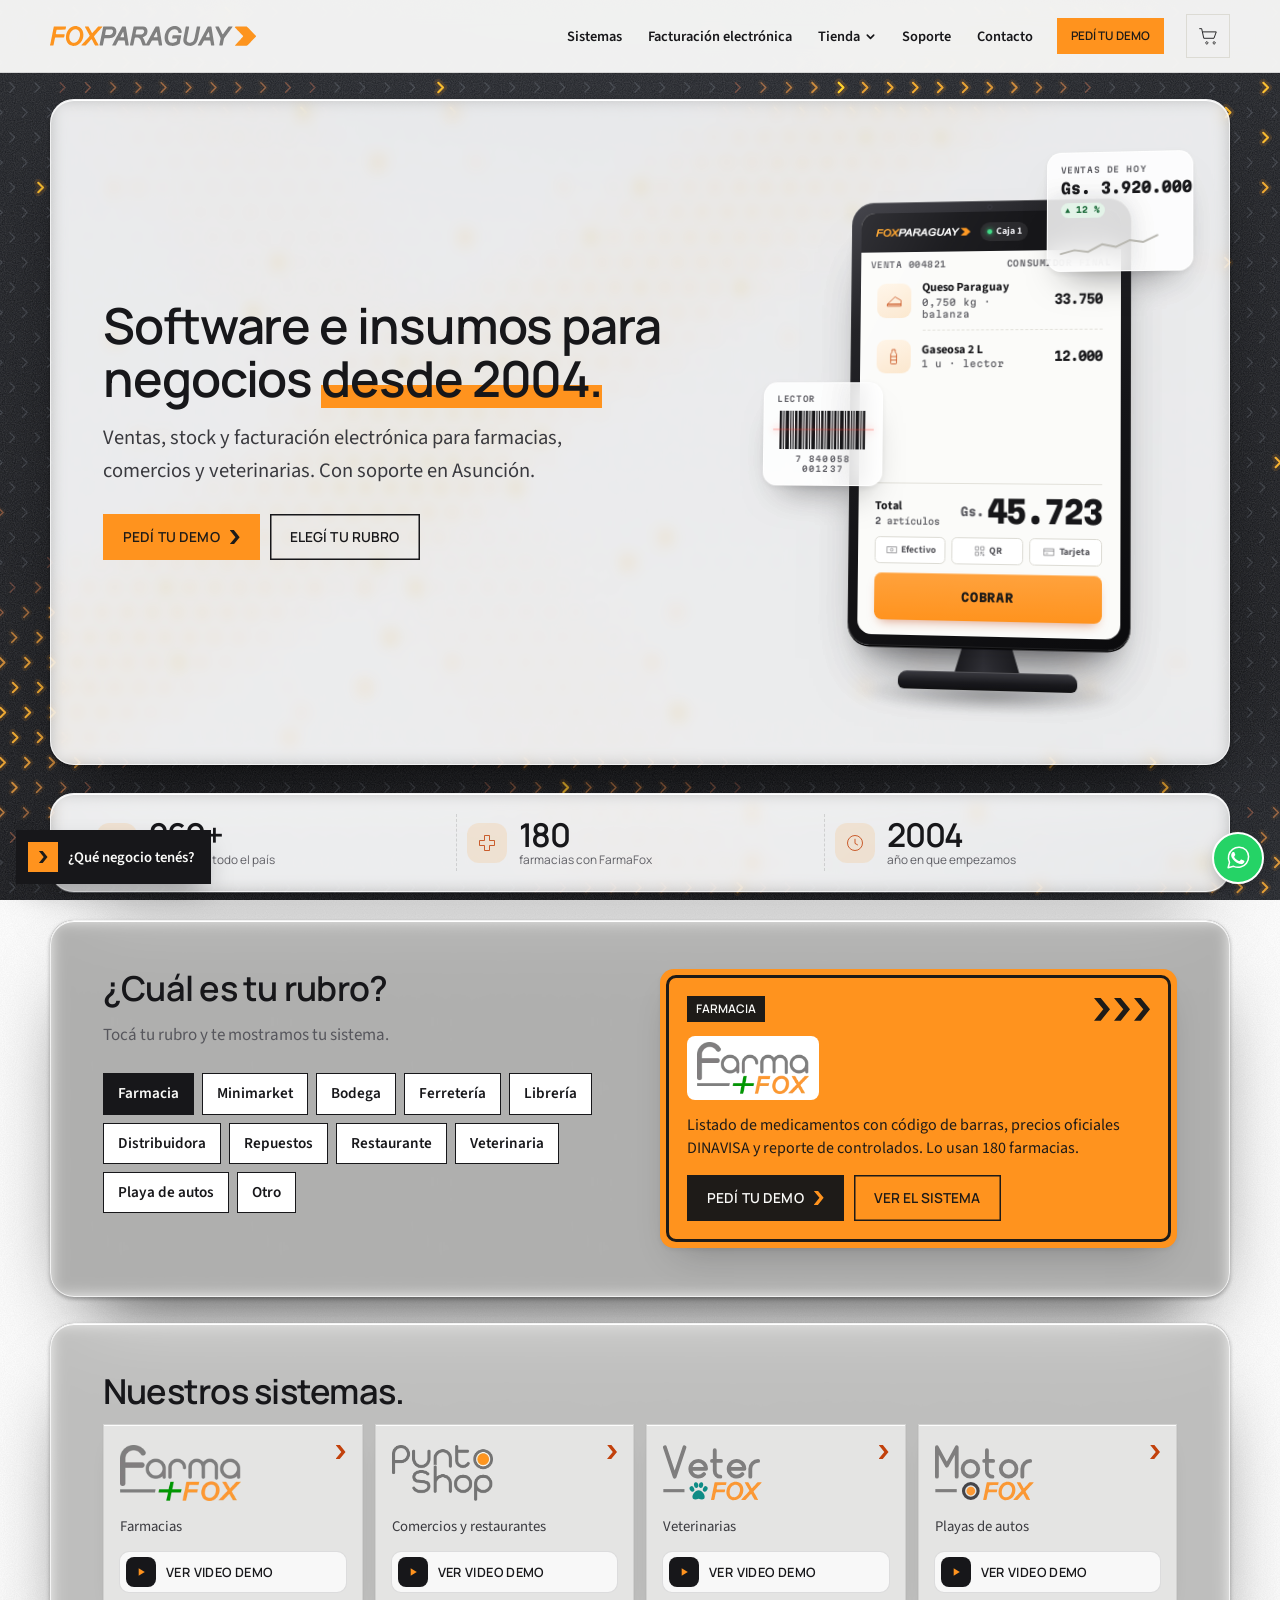
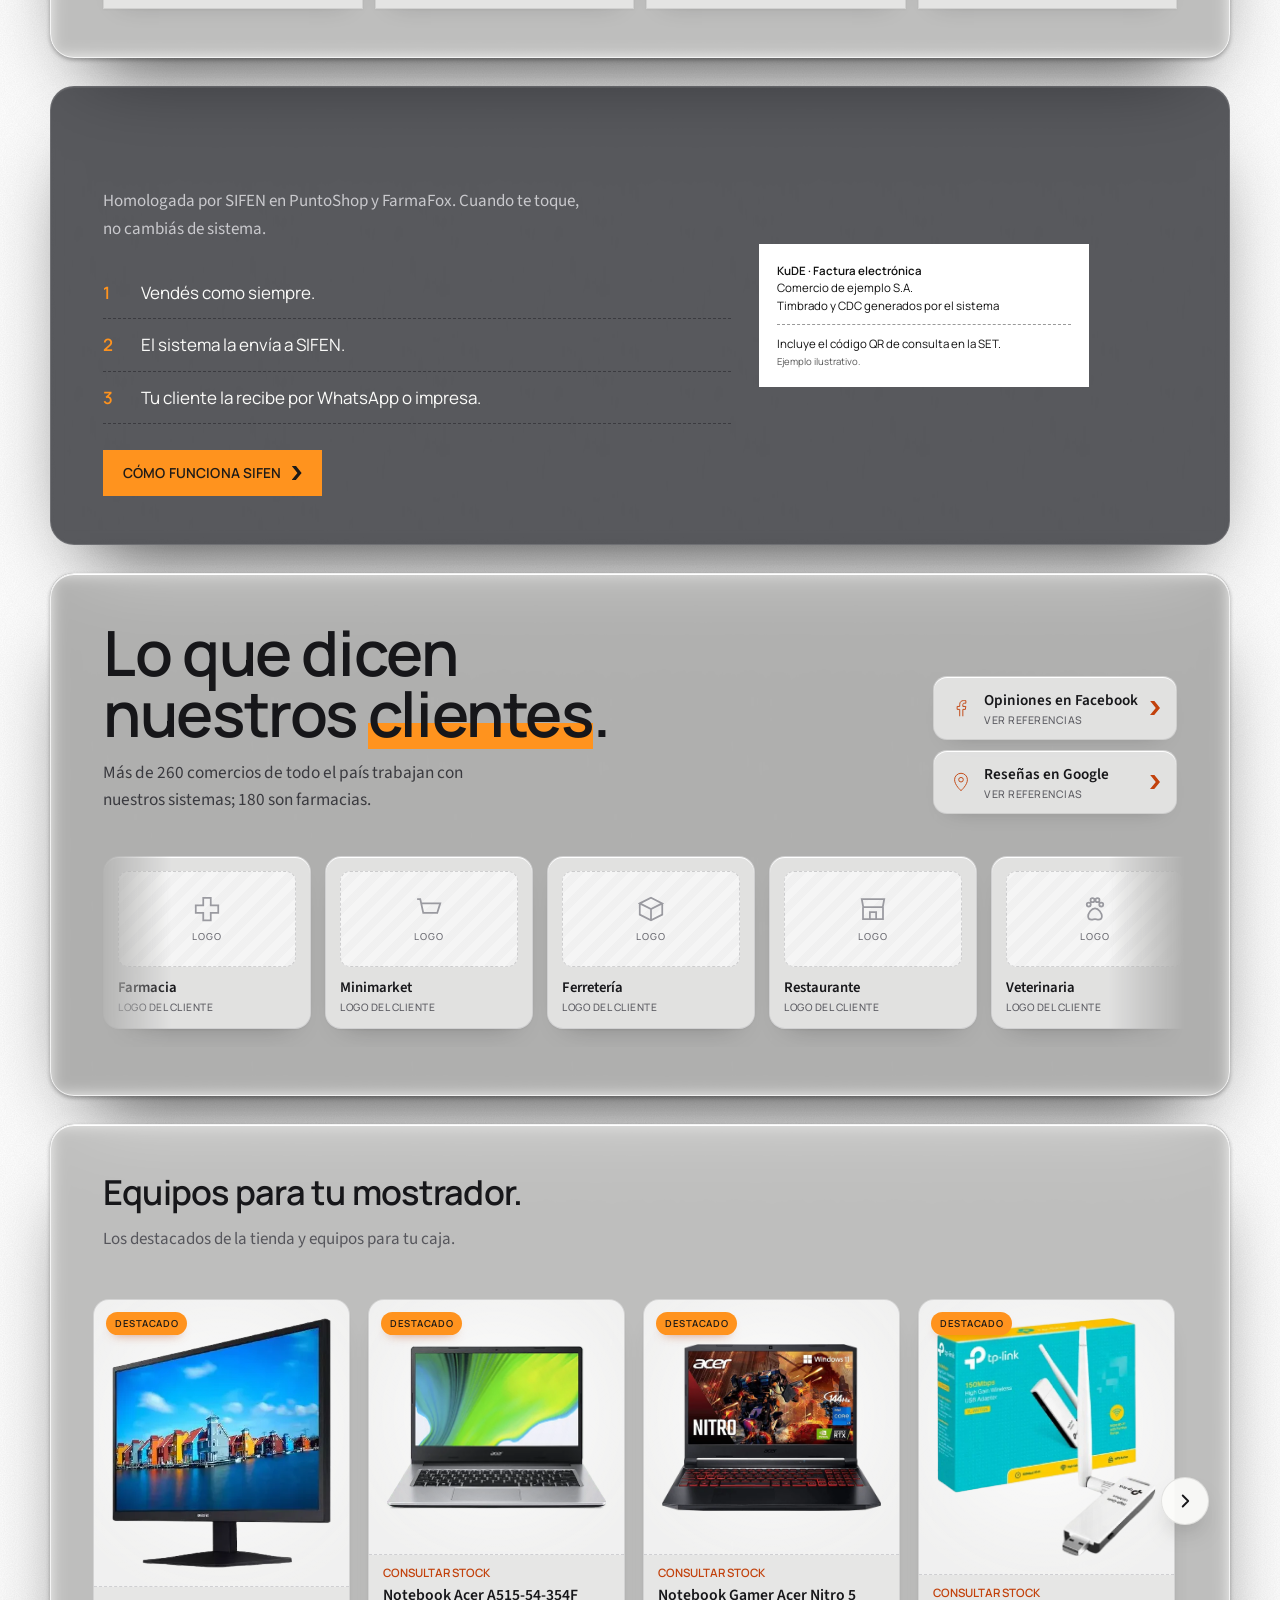
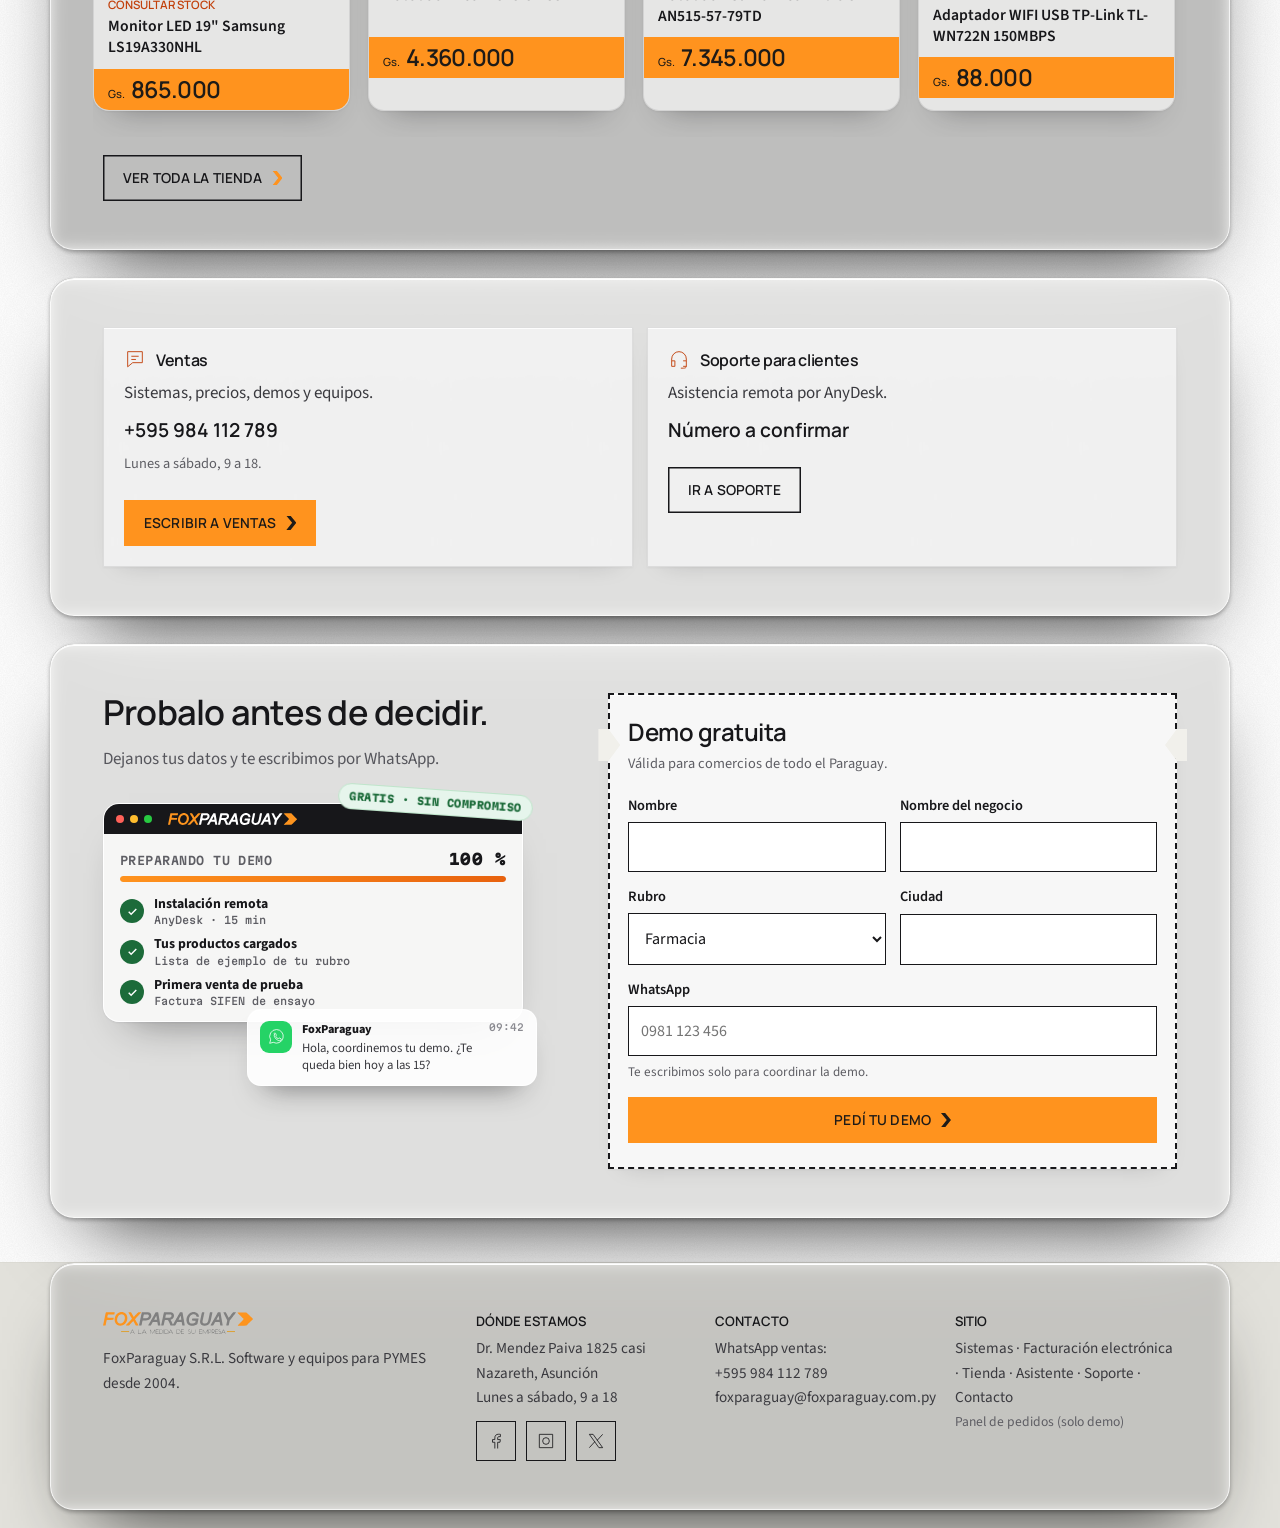
<file: index.html>
<!doctype html>
<html lang="es-PY">
<head>
<meta charset="utf-8">
<meta name="viewport" content="width=device-width, initial-scale=1">
<title>FoxParaguay | Software de gestión para PYMES en Paraguay</title>
<meta name="description" content="Sistemas de ventas, stock y facturación electrónica para farmacias, comercios y veterinarias. FarmaFox, PuntoShop y VeterFox. Soporte en Asunción desde 2004.">
<link rel="canonical" href="https://foxparaguay.com.py/">
<meta property="og:type" content="website">
<meta property="og:locale" content="es_PY">
<meta property="og:site_name" content="FoxParaguay">
<meta property="og:title" content="FoxParaguay | Software de gestión para PYMES en Paraguay">
<meta property="og:description" content="Sistemas de ventas, stock y facturación electrónica para farmacias, comercios y veterinarias. FarmaFox, PuntoShop y VeterFox. Soporte en Asunción desde 2004.">
<meta property="og:url" content="https://foxparaguay.com.py/">
<meta property="og:image" content="https://foxparaguay.com.py/assets/img/og-foxparaguay.jpg">
<meta name="twitter:card" content="summary_large_image">
<meta name="theme-color" content="#FF931E">
<link rel="icon" href="./favicon.ico" sizes="any">
<link rel="icon" type="image/png" sizes="32x32" href="./assets/img/icons/favicon-32.png">
<link rel="apple-touch-icon" href="./assets/img/icons/apple-touch-icon.png">
<link rel="preconnect" href="https://fonts.googleapis.com">
<link rel="preconnect" href="https://fonts.gstatic.com" crossorigin>
<link rel="stylesheet" href="https://fonts.googleapis.com/css2?family=Manrope:wght@400;500;600;700&family=Source+Sans+3:wght@400;500;600;700&family=Martian+Mono:wdth,wght@75..112.5,400..800&display=swap">
<link rel="stylesheet" href="./assets/css/fox.css?v=2026102537">
<script src="./assets/js/fox-config.js?v=2026102537"></script>
<script>/* Intro: se decide antes de pintar para que el sitio no parpadee. */
(function(d){try{var c=window.FOX_CONFIG&&FOX_CONFIG.intro;if(c&&c.activa===false)return;if(sessionStorage.getItem("foxIntro"))return;d.classList.add("fx-intro")}catch(e){}})(document.documentElement);</script>
<script src="./assets/js/fox-intro.js?v=2026102537" defer></script>
<script>/* Animaciones de entrada: solo si el sistema no pidió menos movimiento. Red de seguridad a los 3,5 s. */
(function(d){if(matchMedia("(prefers-reduced-motion: reduce)").matches)return;d.classList.add("mo");setTimeout(function(){d.classList.add("mo-done")},3500)})(document.documentElement);</script>
<script type="application/ld+json">{"@context": "https://schema.org", "@graph": [{"@type": "LocalBusiness", "@id": "https://foxparaguay.com.py/#negocio", "name": "FoxParaguay S.R.L.", "url": "https://foxparaguay.com.py/", "logo": "https://foxparaguay.com.py/assets/img/logo/foxparaguay-color.png", "image": "https://foxparaguay.com.py/assets/img/og-foxparaguay.jpg", "telephone": "+595984112789", "email": "foxparaguay@foxparaguay.com.py", "foundingDate": "2004", "address": {"@type": "PostalAddress", "streetAddress": "Dr. Mendez Paiva 1825 casi Nazareth", "addressLocality": "Asunción", "addressCountry": "PY"}, "openingHoursSpecification": [{"@type": "OpeningHoursSpecification", "dayOfWeek": ["Monday", "Tuesday", "Wednesday", "Thursday", "Friday", "Saturday"], "opens": "09:00", "closes": "18:00"}]}, {"@type": "WebSite", "url": "https://foxparaguay.com.py/", "name": "FoxParaguay", "inLanguage": "es-PY"}]}</script>
<!-- Meta Pixel: pegar acá el código base cuando esté el ID (ver README.txt, MEDICIÓN). -->
</head>
<body data-root="./" data-page="inicio">
<svg class="sprite" aria-hidden="true" focusable="false" width="0" height="0" style="position:absolute" fill="none" stroke="currentColor" stroke-width="1.75" stroke-linecap="square" stroke-linejoin="miter"><symbol id="i-barcode" viewBox="0 0 24 24"><path d="M3 5v14M6 5v14M9.5 5v10M12.5 5v14M15.5 5v10M18 5v14M21 5v14M9.5 19h0M15.5 19h0"/></symbol><symbol id="i-scale" viewBox="0 0 24 24"><path d="M4 20h16M6.5 20l1.5-8h8l1.5 8M12 12V8M7 8h10M9.5 16h5"/></symbol><symbol id="i-printer" viewBox="0 0 24 24"><path d="M7 8V3h10v5M3 8h18v8h-3.5M6.5 16H3V8M7 12.5h10V21l-2.5-1.5L12 21l-2.5-1.5L7 21zM17.5 11h0"/></symbol><symbol id="i-receipt" viewBox="0 0 24 24"><path d="M6 3h12v18l-2-1.4-2 1.4-2-1.4-2 1.4-2-1.4L6 21zM9 8h6M9 12h6M9 16h3"/></symbol><symbol id="i-sifen" viewBox="0 0 24 24"><path d="M14 3H5v18h14V8zM14 3v5h5M8.5 14.5l2.5 2.5 4.5-5"/></symbol><symbol id="i-bell" viewBox="0 0 24 24"><path d="M6 17v-6a6 6 0 0 1 12 0v6l2 2H4zM10 22h4"/></symbol><symbol id="i-chart" viewBox="0 0 24 24"><path d="M4 3v17h17M8 16v-4M12 16V8M16 16v-6M20 16V6"/></symbol><symbol id="i-box" viewBox="0 0 24 24"><path d="M3 7.5L12 3l9 4.5-9 4.5zM3 7.5v9L12 21l9-4.5v-9M12 12v9"/></symbol><symbol id="i-cash" viewBox="0 0 24 24"><path d="M3 6.5h18v11H3zM12 9.5a2.5 2.5 0 1 1 0 5 2.5 2.5 0 0 1 0-5zM6.5 12h0M17.5 12h0"/></symbol><symbol id="i-headset" viewBox="0 0 24 24"><path d="M4 14v-2a8 8 0 0 1 16 0v2M4 14h3.5v6H4zM16.5 14H20v6h-3.5M20 20c0 1.5-1.5 2-3 2h-3"/></symbol><symbol id="i-remote" viewBox="0 0 24 24"><path d="M3 4h18v12H3zM8 20h8M12 16v4M8 10h6.5M12.5 7.5L15 10l-2.5 2.5"/></symbol><symbol id="i-pharmacy" viewBox="0 0 24 24"><path d="M9 3h6v6h6v6h-6v6H9v-6H3V9h6z"/></symbol><symbol id="i-paw" viewBox="0 0 24 24"><path d="M7 10a1.6 1.6 0 1 0 0-3.2A1.6 1.6 0 0 0 7 10zM17 10a1.6 1.6 0 1 0 0-3.2 1.6 1.6 0 0 0 0 3.2zM10 6.5a1.6 1.6 0 1 0 0-3.2 1.6 1.6 0 0 0 0 3.2zM14 6.5a1.6 1.6 0 1 0 0-3.2 1.6 1.6 0 0 0 0 3.2zM12 11.5c-3 0-5.5 4-5.5 6.3 0 1.9 1.4 2.7 2.8 2.7 1 0 1.7-.5 2.7-.5s1.7.5 2.7.5c1.4 0 2.8-.8 2.8-2.7 0-2.3-2.5-6.3-5.5-6.3z"/></symbol><symbol id="i-car" viewBox="0 0 24 24"><path d="M3 16.5v-4.5l2.2-5h13.6l2.2 5v4.5zM4 16.5v3h3v-3M17 16.5v3h3v-3M3 12h18M7 14.5h0M17 14.5h0"/></symbol><symbol id="i-cart" viewBox="0 0 24 24"><path d="M2.5 4h2.5l2.4 11h11.2L21 7.5H6M9 20.5h0M18 20.5h0"/></symbol><symbol id="i-store" viewBox="0 0 24 24"><path d="M4 10.5V20h16v-9.5M3 4h18l-1.2 6.5H4.2zM9.5 20v-5.5h5V20"/></symbol><symbol id="i-sync" viewBox="0 0 24 24"><path d="M20 11A8 8 0 0 0 5.6 6.4L4 8M4 3.5V8h4.5M4 13a8 8 0 0 0 14.4 4.6L20 16M20 20.5V16h-4.5"/></symbol><symbol id="i-qr" viewBox="0 0 24 24"><path d="M4 4h6v6H4zM14 4h6v6h-6zM4 14h6v6H4zM14 14h2.5v2.5H14zM18 18h2v2h-2zM18 14h2M14 18.5v1.5M7 7h0M17 7h0M7 17h0"/></symbol><symbol id="i-clock" viewBox="0 0 24 24"><path d="M12 3a9 9 0 1 1 0 18 9 9 0 0 1 0-18zM12 7v5.5l3.5 2"/></symbol><symbol id="i-user" viewBox="0 0 24 24"><path d="M12 12a4 4 0 1 0 0-8 4 4 0 0 0 0 8zM4 21c0-4 3.6-6 8-6s8 2 8 6"/></symbol><symbol id="i-pin" viewBox="0 0 24 24"><path d="M12 21.5s-7-6.2-7-12a7 7 0 0 1 14 0c0 5.8-7 12-7 12zM12 12a2.5 2.5 0 1 0 0-5 2.5 2.5 0 0 0 0 5z"/></symbol><symbol id="i-download" viewBox="0 0 24 24"><path d="M12 3v12M7 10.5l5 4.5 5-4.5M4 20.5h16"/></symbol><symbol id="i-shield" viewBox="0 0 24 24"><path d="M12 3l8 3v6c0 5-3.6 8-8 9.5C7.6 20 4 17 4 12V6zM8.8 12.2l2.2 2.2 4.2-4.4"/></symbol><symbol id="i-search" viewBox="0 0 24 24"><path d="M10.5 18a7.5 7.5 0 1 0 0-15 7.5 7.5 0 0 0 0 15zM21 21l-5.2-5.2"/></symbol><symbol id="i-tag" viewBox="0 0 24 24"><path d="M3 3h8.5L21 12.5 12.5 21 3 11.5zM7.5 7.5h0"/></symbol><symbol id="i-chat" viewBox="0 0 24 24"><path d="M4 4h16v12H9.5L4 20.5zM8 9h8M8 12.5h5"/></symbol><symbol id="i-monitor" viewBox="0 0 24 24"><path d="M3 4h18v12.5H3zM9 21h6M12 16.5V21"/></symbol><symbol id="i-laptop" viewBox="0 0 24 24"><path d="M5 5h14v10H5zM2.5 18.5h19L20 15H4z"/></symbol><symbol id="i-plug" viewBox="0 0 24 24"><path d="M9 3v5M15 3v5M6.5 8h11v3a5.5 5.5 0 0 1-11 0zM12 16.5V21"/></symbol><symbol id="i-x" viewBox="0 0 24 24"><path d="M5 5l14 14M19 5L5 19"/></symbol><symbol id="i-spark" viewBox="0 0 24 24"><path d="M12 3v5M12 16v5M3 12h5M16 12h5M6 6l3 3M15 15l3 3M18 6l-3 3M9 15l-3 3"/></symbol><symbol id="i-chip" viewBox="0 0 24 24"><path d="M7 7h10v10H7zM10 10h4v4h-4zM9.5 3v4M14.5 3v4M9.5 17v4M14.5 17v4M3 9.5h4M3 14.5h4M17 9.5h4M17 14.5h4"/></symbol><symbol id="i-drive" viewBox="0 0 24 24"><path d="M3 13.5l3-8.5h12l3 8.5v5.5H3zM3 13.5h18M16.5 16.5h0M13.5 16.5h0"/></symbol><symbol id="i-battery" viewBox="0 0 24 24"><path d="M3 7h15v10H3zM18 10h3v4h-3M7 10v4M10.5 10v4"/></symbol><symbol id="i-mouse" viewBox="0 0 24 24"><path d="M12 3a6 6 0 0 1 6 6v6a6 6 0 0 1-12 0V9a6 6 0 0 1 6-6zM12 3v6M6 9h12"/></symbol><symbol id="i-cable" viewBox="0 0 24 24"><path d="M7 3v5M11 3v5M5 8h8v4a4 4 0 0 1-8 0zM9 16v2a3 3 0 0 0 3 3h4a3 3 0 0 0 3-3V8"/></symbol><symbol id="i-wifi" viewBox="0 0 24 24"><path d="M2.5 9a14 14 0 0 1 19 0M5.5 12.5a9.5 9.5 0 0 1 13 0M8.5 16a5 5 0 0 1 7 0M12 19.5h0"/></symbol><symbol id="i-mount" viewBox="0 0 24 24"><path d="M4 4h7v16H4zM11 12h9M17 9l3 3-3 3"/></symbol><symbol id="i-gamepad" viewBox="0 0 24 24"><path d="M7 8h10a4 4 0 0 1 4 4l.5 4.5a2 2 0 0 1-3.6 1.4L15.5 15h-7l-2.4 2.9a2 2 0 0 1-3.6-1.4L3 12a4 4 0 0 1 4-4zM7.5 10.5v3M6 12h3M15.5 11.5h0M17.5 13h0"/></symbol><symbol id="i-grid" viewBox="0 0 24 24"><path d="M4 4h7v7H4zM13 4h7v7h-7zM4 13h7v7H4zM13 13h7v7h-7z"/></symbol><symbol id="i-eye" viewBox="0 0 24 24"><path d="M2.5 12S6 5.5 12 5.5 21.5 12 21.5 12 18 18.5 12 18.5 2.5 12 2.5 12zM12 15a3 3 0 1 0 0-6 3 3 0 0 0 0 6z"/></symbol><symbol id="i-phone" viewBox="0 0 24 24"><path d="M5 3h4l2 5-2.5 1.5a11 11 0 0 0 6 6L16 13l5 2v4a2 2 0 0 1-2 2A17 17 0 0 1 3 5a2 2 0 0 1 2-2z"/></symbol><symbol id="i-mail" viewBox="0 0 24 24"><path d="M3 5h18v14H3zM3 5l9 7.5L21 5"/></symbol><symbol id="i-facebook" viewBox="0 0 24 24"><path d="M14 21v-7.5h2.8l.4-3.2H14V8.4c0-.9.3-1.6 1.6-1.6h1.7V4a22 22 0 0 0-2.5-.1c-2.5 0-4.2 1.5-4.2 4.3v2.1H7.8v3.2h2.8V21"/></symbol><symbol id="i-instagram" viewBox="0 0 24 24"><path d="M4 4h16v16H4zM12 16a4 4 0 1 0 0-8 4 4 0 0 0 0 8zM17 7h0"/></symbol><symbol id="i-xlogo" viewBox="0 0 24 24"><path d="M4 4h4.5L20 20h-4.5zM20 4l-6.6 7.2M4 20l6.6-7.2"/></symbol><symbol id="i-copy" viewBox="0 0 24 24"><path d="M8 8h12v12H8zM4 16V4h12"/></symbol><symbol id="i-route" viewBox="0 0 24 24"><path d="M6 19a2 2 0 1 0 0-.01M18 7a2 2 0 1 0 0-.01M6 17V11a4 4 0 0 1 4-4h6"/></symbol><symbol id="i-cartb" viewBox="0 0 24 24"><path d="M2.5 4h2.6l2.3 10.5h11.1L21 7.5H6.2M9.5 19.5a1.2 1.2 0 1 0 0-.01M17.5 19.5a1.2 1.2 0 1 0 0-.01"/></symbol><symbol id="i-down" viewBox="0 0 24 24"><path d="M6 9l6 6 6-6"/></symbol><symbol id="i-plus" viewBox="0 0 24 24"><path d="M12 5v14M5 12h14"/></symbol><symbol id="i-minus" viewBox="0 0 24 24"><path d="M5 12h14"/></symbol><symbol id="i-trash" viewBox="0 0 24 24"><path d="M4 7h16M9 7V4h6v3M6.5 7l1 13h9l1-13"/></symbol><symbol id="i-ticket" viewBox="0 0 24 24"><path d="M3 7h18v3a2 2 0 0 0 0 4v3H3v-3a2 2 0 0 0 0-4zM14 7v10"/></symbol><symbol id="i-check" viewBox="0 0 24 24"><path d="M5 12.5l4.5 4.5L19 7.5"/></symbol><symbol id="i-card" viewBox="0 0 24 24"><path d="M3 6h18v12H3zM3 10h18M6.5 14.5h4"/></symbol><symbol id="i-cheese" viewBox="0 0 24 24"><path d="M3 16.5 13 7l8 4.5v5zM3 16.5h18v2.5H3zM9 13.5h0M15.5 13h0M12.5 17.8h0"/></symbol><symbol id="i-bottle" viewBox="0 0 24 24"><path d="M10 2.5h4v3l1.8 2.8V20a1 1 0 0 1-1 1H9.2a1 1 0 0 1-1-1V8.3L10 5.5zM8.2 11.5h7.6M8.2 16h7.6"/></symbol><symbol id="i-bread" viewBox="0 0 24 24"><path d="M3.5 11a4.5 4.5 0 0 1 4.5-4.5h8A4.5 4.5 0 0 1 20.5 11a2 2 0 0 1-2 2v6h-13v-6a2 2 0 0 1-2-2zM9.5 13v3M14.5 13v3"/></symbol><symbol id="i-wapp" viewBox="0 0 24 24"><path d="M12 3.2a8.6 8.6 0 0 0-7.4 13l-1.2 4.4 4.5-1.2A8.6 8.6 0 1 0 12 3.2zM8.8 8.3c.3-.6.6-.6.9-.6h.6c.2 0 .4.1.6.5l.8 1.9c.1.2.1.4 0 .6l-.5.7c-.1.2-.1.4 0 .6.6 1.1 1.5 2 2.6 2.6.2.1.4.1.6 0l.7-.6c.2-.1.4-.2.6-.1l1.9.9c.3.1.4.3.4.5 0 .6-.2 1.2-.7 1.6-.6.5-1.5.6-2.4.3-2.6-.9-4.6-2.9-5.6-5.4-.4-1-.2-2.2.3-2.9z"/></symbol><symbol id="i-play" viewBox="0 0 24 24"><path d="M8 5.5v13l10.5-6.5z"/></symbol></svg>
<div class="pagebg" data-bg="page" aria-hidden="true"></div>
<a class="skip" href="#contenido">Saltar al contenido</a>
<header class="hdr gut">
  <div class="max">
    <a href="./index.html"><img class="logo" src="./assets/img/logo/foxparaguay-color-reducido.svg" alt="FOXPARAGUAY, ir al inicio" width="609" height="57"></a>
    <nav aria-label="Principal"><a href="./sistemas/index.html"><span>Sistemas</span><svg class="nav-ic" viewBox="0 0 24 24" aria-hidden="true"><path pathLength="1" d="M3.5 5.5h17v13h-17z"/><path pathLength="1" d="M3.5 9h17"/><path pathLength="1" d="M8 11.8l2.6 2.2L8 16.2"/><path pathLength="1" d="M12 11.8l2.6 2.2-2.6 2.2"/></svg></a><a href="./facturacion-electronica/index.html"><span>Facturación electrónica</span><svg class="nav-ic" viewBox="0 0 24 24" aria-hidden="true"><path pathLength="1" d="M6.5 3.5h11v16l-1.8-1.3-1.9 1.3-1.8-1.3-1.8 1.3-1.9-1.3-1.8 1.3z"/><path pathLength="1" d="M9.3 10.6l1.9 1.9 3.6-3.8"/></svg></a><div class="nav-shop" data-shop><a href="./tienda/index.html" aria-haspopup="true" aria-expanded="false" aria-controls="mega">Tienda<svg class="nav-dn" viewBox="0 0 12 12" aria-hidden="true"><path d="M2.5 4.5L6 8l3.5-3.5"/></svg></a><div class="mega" id="mega" role="region" aria-label="Categorías de la tienda"><div class="mega-in"><div class="mg-top"><span>Categorías</span><a class="mg-all" href="./tienda/index.html">Ver toda la tienda <span class="chev"></span></a></div><div class="mg-cols"><div class="mg-col"><b class="mg-h"><svg class="ic" aria-hidden="true" focusable="false"><use href="#i-cash"/></svg>Punto de venta</b><ul><li><a href="./tienda/index.html#c=lectores"><svg class="ic" aria-hidden="true" focusable="false"><use href="#i-barcode"/></svg><span>Lectores de código de barras</span><small>3</small></a></li><li><a href="./tienda/index.html#c=balanzas"><svg class="ic" aria-hidden="true" focusable="false"><use href="#i-scale"/></svg><span>Balanzas</span><small>3</small></a></li><li><a href="./tienda/index.html#c=impresoras"><svg class="ic" aria-hidden="true" focusable="false"><use href="#i-printer"/></svg><span>Impresoras</span><small>14</small></a></li><li><a href="./tienda/index.html#c=cajas"><svg class="ic" aria-hidden="true" focusable="false"><use href="#i-cash"/></svg><span>Cajas registradoras</span><small>2</small></a></li><li><a href="./tienda/index.html#c=reloj"><svg class="ic" aria-hidden="true" focusable="false"><use href="#i-clock"/></svg><span>Reloj marcador</span><small>1</small></a></li><li><a href="./tienda/index.html#c=insumos"><svg class="ic" aria-hidden="true" focusable="false"><use href="#i-receipt"/></svg><span>Insumos</span><small>6</small></a></li></ul></div><div class="mg-col"><b class="mg-h"><svg class="ic" aria-hidden="true" focusable="false"><use href="#i-monitor"/></svg>Computación</b><ul><li><a href="./tienda/index.html#c=notebooks"><svg class="ic" aria-hidden="true" focusable="false"><use href="#i-laptop"/></svg><span>Notebooks</span><small>5</small></a></li><li><a href="./tienda/index.html#c=gaming"><svg class="ic" aria-hidden="true" focusable="false"><use href="#i-gamepad"/></svg><span>Gaming</span><small>2</small></a></li><li><a href="./tienda/index.html#c=componentes"><svg class="ic" aria-hidden="true" focusable="false"><use href="#i-chip"/></svg><span>Componentes</span><small>11</small></a></li><li><a href="./tienda/index.html#c=almacenamiento"><svg class="ic" aria-hidden="true" focusable="false"><use href="#i-drive"/></svg><span>Almacenamiento</span><small>4</small></a></li><li><a href="./tienda/index.html#c=monitores"><svg class="ic" aria-hidden="true" focusable="false"><use href="#i-monitor"/></svg><span>Monitores y TV</span><small>6</small></a></li><li><a href="./tienda/index.html#c=ups"><svg class="ic" aria-hidden="true" focusable="false"><use href="#i-plug"/></svg><span>UPS</span><small>2</small></a></li></ul></div><div class="mg-col"><b class="mg-h"><svg class="ic" aria-hidden="true" focusable="false"><use href="#i-mouse"/></svg>Accesorios y redes</b><ul><li><a href="./tienda/index.html#c=accesorios"><svg class="ic" aria-hidden="true" focusable="false"><use href="#i-mouse"/></svg><span>Accesorios</span><small>13</small></a></li><li><a href="./tienda/index.html#c=adaptadores"><svg class="ic" aria-hidden="true" focusable="false"><use href="#i-sync"/></svg><span>Adaptadores y conversores</span><small>4</small></a></li><li><a href="./tienda/index.html#c=cables"><svg class="ic" aria-hidden="true" focusable="false"><use href="#i-cable"/></svg><span>Cables</span><small>0</small></a></li><li><a href="./tienda/index.html#c=baterias"><svg class="ic" aria-hidden="true" focusable="false"><use href="#i-battery"/></svg><span>Baterías y cargadores</span><small>0</small></a></li><li><a href="./tienda/index.html#c=redes"><svg class="ic" aria-hidden="true" focusable="false"><use href="#i-wifi"/></svg><span>Redes e internet</span><small>2</small></a></li><li><a href="./tienda/index.html#c=soportes"><svg class="ic" aria-hidden="true" focusable="false"><use href="#i-mount"/></svg><span>Soportes</span><small>1</small></a></li><li><a href="./tienda/index.html#c=otros"><svg class="ic" aria-hidden="true" focusable="false"><use href="#i-box"/></svg><span>Otros</span><small>5</small></a></li></ul></div></div></div></div></div><a href="./soporte/index.html"><span>Soporte</span><svg class="nav-ic" viewBox="0 0 24 24" aria-hidden="true"><path pathLength="1" d="M12 4a8 8 0 1 1 0 16a8 8 0 1 1 0-16z"/><path pathLength="1" d="M12 8.6a3.4 3.4 0 1 1 0 6.8a3.4 3.4 0 1 1 0-6.8z"/><path pathLength="1" d="M6.4 6.4l3.2 3.2"/><path pathLength="1" d="M17.6 6.4l-3.2 3.2"/><path pathLength="1" d="M6.4 17.6l3.2-3.2"/><path pathLength="1" d="M17.6 17.6l-3.2-3.2"/></svg></a><a href="./contacto/index.html"><span>Contacto</span><svg class="nav-ic" viewBox="0 0 24 24" aria-hidden="true"><path pathLength="1" d="M3.5 11.2l17-7.2-6.4 16.5-3-6.4z"/><path pathLength="1" d="M11.1 14.1l9.4-10.1"/></svg></a></nav>
    <a class="btn demo" href="#demo">Pedí tu demo</a>
    <button class="cart-btn" id="cart-btn" type="button" aria-label="Abrir carrito" aria-controls="cart"><svg class="ic" aria-hidden="true" focusable="false"><use href="#i-cartb"/></svg><span class="cart-n" id="cart-n" hidden>0</span></button>
    <button class="menu" id="menu" type="button" aria-expanded="false" aria-controls="drawer" aria-label="Abrir menú"><span></span></button>
  </div>
  <div class="max drawer" id="drawer" hidden>
    <a href="./sistemas/index.html">Sistemas <span class="chev"></span></a><a href="./facturacion-electronica/index.html">Facturación electrónica <span class="chev"></span></a><details class="dr-shop"><summary>Tienda <span class="chev"></span></summary><div class="dr-cats"><div class="mg-col"><b class="mg-h"><svg class="ic" aria-hidden="true" focusable="false"><use href="#i-cash"/></svg>Punto de venta</b><ul><li><a href="./tienda/index.html#c=lectores"><svg class="ic" aria-hidden="true" focusable="false"><use href="#i-barcode"/></svg><span>Lectores de código de barras</span><small>3</small></a></li><li><a href="./tienda/index.html#c=balanzas"><svg class="ic" aria-hidden="true" focusable="false"><use href="#i-scale"/></svg><span>Balanzas</span><small>3</small></a></li><li><a href="./tienda/index.html#c=impresoras"><svg class="ic" aria-hidden="true" focusable="false"><use href="#i-printer"/></svg><span>Impresoras</span><small>14</small></a></li><li><a href="./tienda/index.html#c=cajas"><svg class="ic" aria-hidden="true" focusable="false"><use href="#i-cash"/></svg><span>Cajas registradoras</span><small>2</small></a></li><li><a href="./tienda/index.html#c=reloj"><svg class="ic" aria-hidden="true" focusable="false"><use href="#i-clock"/></svg><span>Reloj marcador</span><small>1</small></a></li><li><a href="./tienda/index.html#c=insumos"><svg class="ic" aria-hidden="true" focusable="false"><use href="#i-receipt"/></svg><span>Insumos</span><small>6</small></a></li></ul></div><div class="mg-col"><b class="mg-h"><svg class="ic" aria-hidden="true" focusable="false"><use href="#i-monitor"/></svg>Computación</b><ul><li><a href="./tienda/index.html#c=notebooks"><svg class="ic" aria-hidden="true" focusable="false"><use href="#i-laptop"/></svg><span>Notebooks</span><small>5</small></a></li><li><a href="./tienda/index.html#c=gaming"><svg class="ic" aria-hidden="true" focusable="false"><use href="#i-gamepad"/></svg><span>Gaming</span><small>2</small></a></li><li><a href="./tienda/index.html#c=componentes"><svg class="ic" aria-hidden="true" focusable="false"><use href="#i-chip"/></svg><span>Componentes</span><small>11</small></a></li><li><a href="./tienda/index.html#c=almacenamiento"><svg class="ic" aria-hidden="true" focusable="false"><use href="#i-drive"/></svg><span>Almacenamiento</span><small>4</small></a></li><li><a href="./tienda/index.html#c=monitores"><svg class="ic" aria-hidden="true" focusable="false"><use href="#i-monitor"/></svg><span>Monitores y TV</span><small>6</small></a></li><li><a href="./tienda/index.html#c=ups"><svg class="ic" aria-hidden="true" focusable="false"><use href="#i-plug"/></svg><span>UPS</span><small>2</small></a></li></ul></div><div class="mg-col"><b class="mg-h"><svg class="ic" aria-hidden="true" focusable="false"><use href="#i-mouse"/></svg>Accesorios y redes</b><ul><li><a href="./tienda/index.html#c=accesorios"><svg class="ic" aria-hidden="true" focusable="false"><use href="#i-mouse"/></svg><span>Accesorios</span><small>13</small></a></li><li><a href="./tienda/index.html#c=adaptadores"><svg class="ic" aria-hidden="true" focusable="false"><use href="#i-sync"/></svg><span>Adaptadores y conversores</span><small>4</small></a></li><li><a href="./tienda/index.html#c=cables"><svg class="ic" aria-hidden="true" focusable="false"><use href="#i-cable"/></svg><span>Cables</span><small>0</small></a></li><li><a href="./tienda/index.html#c=baterias"><svg class="ic" aria-hidden="true" focusable="false"><use href="#i-battery"/></svg><span>Baterías y cargadores</span><small>0</small></a></li><li><a href="./tienda/index.html#c=redes"><svg class="ic" aria-hidden="true" focusable="false"><use href="#i-wifi"/></svg><span>Redes e internet</span><small>2</small></a></li><li><a href="./tienda/index.html#c=soportes"><svg class="ic" aria-hidden="true" focusable="false"><use href="#i-mount"/></svg><span>Soportes</span><small>1</small></a></li><li><a href="./tienda/index.html#c=otros"><svg class="ic" aria-hidden="true" focusable="false"><use href="#i-box"/></svg><span>Otros</span><small>5</small></a></li></ul></div><a class="mg-all" href="./tienda/index.html">Ver toda la tienda <span class="chev"></span></a></div></details><a href="./soporte/index.html">Soporte para clientes <span class="chev"></span></a><a href="./contacto/index.html">Contacto <span class="chev"></span></a><a href="#demo">Pedí tu demo <span class="chev"></span></a>
  </div>
</header>
<main id="contenido">
<div class="gut bgfx band-hero"><div class="max hero">
  <div>
    <h1>Software e insumos para negocios <mark>desde 2004.</mark></h1>
    <p class="lead">Ventas, stock y facturación electrónica para farmacias, comercios y veterinarias. Con soporte en Asunción.</p>
    <div class="ctas"><a class="btn demo" href="#demo">Pedí tu demo <span class="chev"></span></a><a class="btn line" href="#rubro">Elegí tu rubro</a></div>
  </div>
  <div class="px" id="pos" data-step="6" role="img" aria-label="Puesto de caja de ejemplo con FarmaFox y PuntoShop: se escanean tres productos, se cobra Gs. 54.750 por QR y la factura electrónica sale aprobada por SIFEN y enviada al cliente por WhatsApp.">
 <div class="px-stage" aria-hidden="true">
  <div class="px-rig">
   <div class="px-glow"></div>
   <div class="px-floor"></div>
   <div class="px-neck"></div><div class="px-base"></div>
   <div class="px-dev"><span class="px-cam"></span>
    <div class="px-scr">
     <div class="px-top"><img src="./assets/img/logo/foxparaguay-negativo-reducido.svg" alt=""><span class="px-who"><i></i>Caja 1</span><time>09:41</time></div>
     <div class="px-meta"><span>Venta 004821</span><span>Consumidor final</span></div>
     <ul class="px-list"><li class="px-i"><span class="px-th"><svg class="ic" aria-hidden="true" focusable="false"><use href="#i-cheese"/></svg></span><span class="px-tx"><b>Queso Paraguay</b><small>0,750 kg · balanza</small></span><span class="px-v">33.750</span></li><li class="px-i"><span class="px-th"><svg class="ic" aria-hidden="true" focusable="false"><use href="#i-bottle"/></svg></span><span class="px-tx"><b>Gaseosa 2 L</b><small>1 u · lector</small></span><span class="px-v">12.000</span></li><li class="px-i"><span class="px-th"><svg class="ic" aria-hidden="true" focusable="false"><use href="#i-bread"/></svg></span><span class="px-tx"><b>Pan felipe x6</b><small>1 u · lector</small></span><span class="px-v">9.000</span></li></ul>
     <div class="px-tot"><span>Total<small><b class="px-cnt">3</b> artículos</small></span><b><small>Gs.</small><span class="px-sum">54.750</span></b></div>
     <div class="px-pay"><span class="px-m"><svg class="ic" aria-hidden="true" focusable="false"><use href="#i-cash"/></svg>Efectivo</span><span class="px-m qr"><svg class="ic" aria-hidden="true" focusable="false"><use href="#i-qr"/></svg>QR</span><span class="px-m"><svg class="ic" aria-hidden="true" focusable="false"><use href="#i-card"/></svg>Tarjeta</span></div>
     <div class="px-act">
      <span class="px-btn"><span class="px-prog"></span><span class="px-l1">Cobrar</span><span class="px-l2">Enviando a SIFEN…</span></span>
      <span class="px-ok"><svg viewBox="0 0 24 24"><circle cx="12" cy="12" r="10"/><path d="M7.5 12.4l3 3 6-6.4"/></svg><span><b>Factura aprobada · SIFEN</b><small>CDC 0180 0482 1100 1001 …</small></span></span>
     </div>
     <span class="px-tap"></span>
     <span class="px-glare"></span>
    </div>
   </div>
   <div class="px-card px-scan"><small>Lector</small><div class="px-code"><svg viewBox="0 0 73 40" preserveAspectRatio="none"><rect x="0" y="0" width="2" height="40"/><rect x="3" y="0" width="1" height="40"/><rect x="5" y="0" width="3" height="40"/><rect x="9" y="0" width="1" height="40"/><rect x="11" y="0" width="1" height="40"/><rect x="13" y="0" width="2" height="40"/><rect x="16" y="0" width="3" height="40"/><rect x="20" y="0" width="1" height="40"/><rect x="22" y="0" width="2" height="40"/><rect x="25" y="0" width="1" height="40"/><rect x="27" y="0" width="3" height="40"/><rect x="31" y="0" width="1" height="40"/><rect x="33" y="0" width="1" height="40"/><rect x="35" y="0" width="2" height="40"/><rect x="38" y="0" width="1" height="40"/><rect x="40" y="0" width="3" height="40"/><rect x="44" y="0" width="1" height="40"/><rect x="46" y="0" width="2" height="40"/><rect x="49" y="0" width="1" height="40"/><rect x="51" y="0" width="3" height="40"/><rect x="55" y="0" width="1" height="40"/><rect x="57" y="0" width="2" height="40"/><rect x="60" y="0" width="1" height="40"/><rect x="62" y="0" width="1" height="40"/><rect x="64" y="0" width="3" height="40"/><rect x="68" y="0" width="1" height="40"/><rect x="70" y="0" width="2" height="40"/></svg><span class="px-laser"></span></div><small class="px-ean">7 840058 001237</small></div>
   <div class="px-card px-kpi"><small>Ventas de hoy</small><b>Gs. <span class="px-day">3.974.750</span></b><span class="px-up">▲ 12 %</span>
    <svg class="px-spark" viewBox="0 0 120 34" preserveAspectRatio="none"><path class="px-sp0" d="M0 28 L14 24 L28 26 L42 18 L56 21 L70 14 L84 16 L98 9"/><path class="px-sp1" d="M98 9 L120 4"/><circle cx="120" cy="4" r="2.6"/></svg></div>
   <div class="px-card px-wa"><span class="px-wi"><svg class="ic" aria-hidden="true" focusable="false"><use href="#i-wapp"/></svg></span><span><b>KuDE enviado al cliente</b><small>WhatsApp · 0981 ··· 456</small></span></div>
  </div>
 </div>
</div>
</div></div>

<div class="gut"><div class="max facts">
  <div><svg class="ic ic-f" aria-hidden="true" focusable="false"><use href="#i-store"/></svg><b>260+</b>clientes en todo el país</div>
  <div><svg class="ic ic-f" aria-hidden="true" focusable="false"><use href="#i-pharmacy"/></svg><b>180</b>farmacias con FarmaFox</div>
  <div><svg class="ic ic-f" aria-hidden="true" focusable="false"><use href="#i-clock"/></svg><b>2004</b>año en que empezamos</div>
</div></div>

<section class="gut" id="rubro"><div class="max rub">
  <div>
    <h2>¿Cuál es tu rubro?</h2>
    <p class="sub">Tocá tu rubro y te mostramos tu sistema.</p>
    <fieldset class="rubros" id="rubros">
      <legend>Rubro</legend>
      <input type="radio" name="rb" id="r-farmacia" value="farmacia" checked><label for="r-farmacia">Farmacia</label>
      <input type="radio" name="rb" id="r-minimarket" value="minimarket"><label for="r-minimarket">Minimarket</label>
      <input type="radio" name="rb" id="r-bodega" value="bodega"><label for="r-bodega">Bodega</label>
      <input type="radio" name="rb" id="r-ferreteria" value="ferreteria"><label for="r-ferreteria">Ferretería</label>
      <input type="radio" name="rb" id="r-libreria" value="libreria"><label for="r-libreria">Librería</label>
      <input type="radio" name="rb" id="r-distribuidora" value="distribuidora"><label for="r-distribuidora">Distribuidora</label>
      <input type="radio" name="rb" id="r-repuestos" value="repuestos"><label for="r-repuestos">Repuestos</label>
      <input type="radio" name="rb" id="r-restaurante" value="restaurante"><label for="r-restaurante">Restaurante</label>
      <input type="radio" name="rb" id="r-veterinaria" value="veterinaria"><label for="r-veterinaria">Veterinaria</label>
      <input type="radio" name="rb" id="r-autos" value="autos"><label for="r-autos">Playa de autos</label>
      <input type="radio" name="rb" id="r-otro" value="otro"><label for="r-otro">Otro</label>
    </fieldset>
  </div>
  <div class="sign" aria-live="polite">
    <div class="in">
      <div class="top"><span class="k" id="s-k">Farmacia</span><span class="seq" aria-hidden="true"><span class="chev"></span><span class="chev"></span><span class="chev"></span></span></div>
      <div class="brand" id="s-brand"></div>
      <p id="s-p"></p>
      <div class="acts"><a class="btn dark" href="#demo" id="s-cta">Pedí tu demo <span class="chev"></span></a><a class="btn line" href="#rubro" id="s-more" style="box-shadow:inset 0 0 0 1.5px var(--carbon);color:var(--carbon)">Ver el sistema</a></div>
    </div>
  </div>
</div></section>

<section class="gut" id="sistemas-home" style="padding-top:12px"><div class="max">
  <h2>Nuestros sistemas.</h2>
  <div class="sys-strip"><div class="sm-card"><a class="sys-mini" data-spot href="./sistemas/index.html#farmafox"><span class="sm-l"><img src="./assets/img/marcas/farmafox.webp" alt="FarmaFox"></span><span class="sm-w">Farmacias</span><span class="chev"></span></a><button type="button" class="sm-vid" data-video="farmafox" data-name="FarmaFox" data-logo="./assets/img/marcas/farmafox.webp" data-rubro="farmacia"><span class="sm-play"><svg class="ic" aria-hidden="true" focusable="false"><use href="#i-play"/></svg></span><span class="sm-vt">Ver video demo</span></button></div><div class="sm-card"><a class="sys-mini" data-spot href="./sistemas/index.html#puntoshop"><span class="sm-l"><img src="./assets/img/marcas/puntoshop.webp" alt="PuntoShop"></span><span class="sm-w">Comercios y restaurantes</span><span class="chev"></span></a><button type="button" class="sm-vid" data-video="puntoshop" data-name="PuntoShop" data-logo="./assets/img/marcas/puntoshop.webp" data-rubro="minimarket"><span class="sm-play"><svg class="ic" aria-hidden="true" focusable="false"><use href="#i-play"/></svg></span><span class="sm-vt">Ver video demo</span></button></div><div class="sm-card"><a class="sys-mini" data-spot href="./sistemas/index.html#veterfox"><span class="sm-l"><img src="./assets/img/marcas/veterfox.svg" alt="VeterFox"></span><span class="sm-w">Veterinarias</span><span class="chev"></span></a><button type="button" class="sm-vid" data-video="veterfox" data-name="VeterFox" data-logo="./assets/img/marcas/veterfox.svg" data-rubro="veterinaria"><span class="sm-play"><svg class="ic" aria-hidden="true" focusable="false"><use href="#i-play"/></svg></span><span class="sm-vt">Ver video demo</span></button></div><div class="sm-card"><a class="sys-mini" data-spot href="./sistemas/index.html#motorfox"><span class="sm-l"><img src="./assets/img/marcas/motorfox.svg" alt="MotorFox"></span><span class="sm-w">Playas de autos</span><span class="chev"></span></a><button type="button" class="sm-vid" data-video="motorfox" data-name="MotorFox" data-logo="./assets/img/marcas/motorfox.svg" data-rubro="autos"><span class="sm-play"><svg class="ic" aria-hidden="true" focusable="false"><use href="#i-play"/></svg></span><span class="sm-vt">Ver video demo</span></button></div></div>
  <dialog class="vd" id="vd" aria-labelledby="vd-t">
    <div class="vd-in">
      <header class="vd-h"><img class="vd-logo" alt=""><b id="vd-t">Video demo</b><button type="button" class="vd-x" data-vd-close aria-label="Cerrar video"><svg class="ic" aria-hidden="true" focusable="false"><use href="#i-x"/></svg></button></header>
      <div class="vd-frame"></div>
    </div>
  </dialog>
</div></section>
<section class="fe gut bgfx" id="factura"><div class="max grid">
  <div>
    <h2>Facturación electrónica, ya integrada.</h2>
    <p class="sub">Homologada por SIFEN en PuntoShop y FarmaFox. Cuando te toque, no cambiás de sistema.</p>
    <ol>
      <li>Vendés como siempre.</li>
      <li>El sistema la envía a SIFEN.</li>
      <li>Tu cliente la recibe por WhatsApp o impresa.</li>
    </ol>
    <a class="btn demo" href="./facturacion-electronica/index.html">Cómo funciona SIFEN <span class="chev"></span></a>
  </div>
  <div class="kuatia" aria-label="Representación de una factura electrónica de ejemplo">
    <b>KuDE · Factura electrónica</b><br>Comercio de ejemplo S.A.<br>Timbrado y CDC generados por el sistema
    <hr style="border:0;border-top:1px dashed #999;margin:10px 0">Incluye el código QR de consulta en la SET.<br><small>Ejemplo ilustrativo.</small>
  </div>
</div></section>

<section class="gut" id="clientes"><div class="max proof proof2">
  <div class="proof-top">
    <div>
      <h2 class="proof-h">Lo que dicen nuestros <mark>clientes</mark>.</h2>
      <p class="proof-sub">Más de 260 comercios de todo el país trabajan con nuestros sistemas; 180 son farmacias.</p>
    </div>
    <div class="proof-links">
      <a class="proof-ref" href="https://www.facebook.com/foxparaguay/reviews" target="_blank" rel="noopener"><svg class="ic" aria-hidden="true" focusable="false"><use href="#i-facebook"/></svg><span><b>Opiniones en Facebook</b><small>Ver referencias</small></span><span class="chev"></span></a>
      <a class="proof-ref" href="https://goo.gl/maps/7nfQhkfatAX591Qt8" target="_blank" rel="noopener"><svg class="ic" aria-hidden="true" focusable="false"><use href="#i-pin"/></svg><span><b>Reseñas en Google</b><small>Ver referencias</small></span><span class="chev"></span></a>
    </div>
  </div>
  <div class="logos" data-logos role="region" aria-label="Empresas que trabajan con FoxParaguay">
    <div class="logos-track"><figure class="lg"><span class="lg-im is-empty"><svg class="ic" aria-hidden="true" focusable="false"><use href="#i-pharmacy"/></svg><em>Logo</em></span><figcaption><b>Farmacia</b><small>Logo del cliente</small></figcaption></figure><figure class="lg"><span class="lg-im is-empty"><svg class="ic" aria-hidden="true" focusable="false"><use href="#i-cart"/></svg><em>Logo</em></span><figcaption><b>Minimarket</b><small>Logo del cliente</small></figcaption></figure><figure class="lg"><span class="lg-im is-empty"><svg class="ic" aria-hidden="true" focusable="false"><use href="#i-box"/></svg><em>Logo</em></span><figcaption><b>Ferretería</b><small>Logo del cliente</small></figcaption></figure><figure class="lg"><span class="lg-im is-empty"><svg class="ic" aria-hidden="true" focusable="false"><use href="#i-store"/></svg><em>Logo</em></span><figcaption><b>Restaurante</b><small>Logo del cliente</small></figcaption></figure><figure class="lg"><span class="lg-im is-empty"><svg class="ic" aria-hidden="true" focusable="false"><use href="#i-paw"/></svg><em>Logo</em></span><figcaption><b>Veterinaria</b><small>Logo del cliente</small></figcaption></figure><figure class="lg"><span class="lg-im is-empty"><svg class="ic" aria-hidden="true" focusable="false"><use href="#i-route"/></svg><em>Logo</em></span><figcaption><b>Distribuidora</b><small>Logo del cliente</small></figcaption></figure><figure class="lg"><span class="lg-im is-empty"><svg class="ic" aria-hidden="true" focusable="false"><use href="#i-receipt"/></svg><em>Logo</em></span><figcaption><b>Librería</b><small>Logo del cliente</small></figcaption></figure><figure class="lg"><span class="lg-im is-empty"><svg class="ic" aria-hidden="true" focusable="false"><use href="#i-car"/></svg><em>Logo</em></span><figcaption><b>Playa de autos</b><small>Logo del cliente</small></figcaption></figure><figure class="lg" aria-hidden="true"><span class="lg-im is-empty"><svg class="ic" aria-hidden="true" focusable="false"><use href="#i-pharmacy"/></svg><em>Logo</em></span><figcaption><b>Farmacia</b><small>Logo del cliente</small></figcaption></figure><figure class="lg" aria-hidden="true"><span class="lg-im is-empty"><svg class="ic" aria-hidden="true" focusable="false"><use href="#i-cart"/></svg><em>Logo</em></span><figcaption><b>Minimarket</b><small>Logo del cliente</small></figcaption></figure><figure class="lg" aria-hidden="true"><span class="lg-im is-empty"><svg class="ic" aria-hidden="true" focusable="false"><use href="#i-box"/></svg><em>Logo</em></span><figcaption><b>Ferretería</b><small>Logo del cliente</small></figcaption></figure><figure class="lg" aria-hidden="true"><span class="lg-im is-empty"><svg class="ic" aria-hidden="true" focusable="false"><use href="#i-store"/></svg><em>Logo</em></span><figcaption><b>Restaurante</b><small>Logo del cliente</small></figcaption></figure><figure class="lg" aria-hidden="true"><span class="lg-im is-empty"><svg class="ic" aria-hidden="true" focusable="false"><use href="#i-paw"/></svg><em>Logo</em></span><figcaption><b>Veterinaria</b><small>Logo del cliente</small></figcaption></figure><figure class="lg" aria-hidden="true"><span class="lg-im is-empty"><svg class="ic" aria-hidden="true" focusable="false"><use href="#i-route"/></svg><em>Logo</em></span><figcaption><b>Distribuidora</b><small>Logo del cliente</small></figcaption></figure><figure class="lg" aria-hidden="true"><span class="lg-im is-empty"><svg class="ic" aria-hidden="true" focusable="false"><use href="#i-receipt"/></svg><em>Logo</em></span><figcaption><b>Librería</b><small>Logo del cliente</small></figcaption></figure><figure class="lg" aria-hidden="true"><span class="lg-im is-empty"><svg class="ic" aria-hidden="true" focusable="false"><use href="#i-car"/></svg><em>Logo</em></span><figcaption><b>Playa de autos</b><small>Logo del cliente</small></figcaption></figure></div>
  </div>
</div></section>

<section class="gut" id="tienda"><div class="max">
  <h2>Equipos para tu mostrador.</h2>
  <p class="sub">Los destacados de la tienda y equipos para tu caja.</p>
  <div class="car" data-car><button class="car-b prev" type="button" aria-label="Productos anteriores" disabled><svg viewBox="0 0 24 24" aria-hidden="true"><path d="M14.5 6l-6 6 6 6"/></svg></button><div class="rail" data-track tabindex="0" aria-label="Productos destacados"><a class="tag" href="./tienda/index.html#c=monitores"><span class="tg-dest">Destacado</span><div class="im"><img src="./assets/img/tienda/p16177.webp" alt="Monitor LED 19" Samsung LS19A330NHL" loading="lazy"></div><div class="tx"><span class="st st-q">Consultar stock</span><span class="nm">Monitor LED 19" Samsung LS19A330NHL</span></div><div class="pz"><small>Gs.</small><b>865.000</b></div></a><a class="tag" href="./tienda/index.html#c=notebooks"><span class="tg-dest">Destacado</span><div class="im"><img src="./assets/img/tienda/p16201.webp" alt="Notebook Acer A515-54-354F" loading="lazy"></div><div class="tx"><span class="st st-q">Consultar stock</span><span class="nm">Notebook Acer A515-54-354F</span></div><div class="pz"><small>Gs.</small><b>4.360.000</b></div></a><a class="tag" href="./tienda/index.html#c=notebooks"><span class="tg-dest">Destacado</span><div class="im"><img src="./assets/img/tienda/p16199.webp" alt="Notebook Gamer Acer Nitro 5 AN515-57-79TD" loading="lazy"></div><div class="tx"><span class="st st-q">Consultar stock</span><span class="nm">Notebook Gamer Acer Nitro 5 AN515-57-79TD</span></div><div class="pz"><small>Gs.</small><b>7.345.000</b></div></a><a class="tag" href="./tienda/index.html#c=adaptadores"><span class="tg-dest">Destacado</span><div class="im"><img src="./assets/img/tienda/p16198.webp" alt="Adaptador WIFI USB TP-Link TL-WN722N 150MBPS" loading="lazy"></div><div class="tx"><span class="st st-q">Consultar stock</span><span class="nm">Adaptador WIFI USB TP-Link TL-WN722N 150MBPS</span></div><div class="pz"><small>Gs.</small><b>88.000</b></div></a><a class="tag" href="./tienda/index.html#c=componentes"><span class="tg-dest">Destacado</span><div class="im"><img src="./assets/img/tienda/p16197.webp" alt="Tarjeta Video VGA 1GB Nvidia GT210 64BIT Ddr" loading="lazy"></div><div class="tx"><span class="st">En stock</span><span class="nm">Tarjeta Video VGA 1GB Nvidia GT210 64BIT Ddr</span></div><div class="pz"><small>Gs.</small><b>270.000</b></div></a><a class="tag" href="./tienda/index.html#c=lectores"><div class="im"><img src="./assets/img/tienda/p16166.webp" alt="Lector Honeywell MS7820" loading="lazy"></div><div class="tx"><span class="st">En stock</span><span class="nm">Lector Honeywell MS7820</span></div><div class="pz"><small>Gs.</small><b>1.000.000</b></div></a><a class="tag" href="./tienda/index.html#c=balanzas"><div class="im"><img src="./assets/img/tienda/p16151.webp" alt="Balanza DIGI Mod DS-700" loading="lazy"></div><div class="tx"><span class="st">En stock</span><span class="nm">Balanza DIGI Mod DS-700</span></div><div class="pz"><small>Gs.</small><b>1.500.000</b></div></a><a class="tag" href="./tienda/index.html#c=impresoras"><div class="im"><img src="./assets/img/tienda/p16146.webp" alt="Impresora Matricial Epson TMU220 Kit Auditora (usada)" loading="lazy"></div><div class="tx"><span class="st">En stock</span><span class="nm">Impresora Matricial Epson TMU220 Kit Auditora (usada)</span></div><div class="pz"><small>Gs.</small><b>1.300.000</b></div></a><a class="tag" href="./tienda/index.html#c=monitores"><div class="im"><img src="./assets/img/tienda/p16159.webp" alt="Monitor HYE 19" HDMI VGA" loading="lazy"></div><div class="tx"><span class="st">En stock</span><span class="nm">Monitor HYE 19" HDMI VGA</span></div><div class="pz"><small>Gs.</small><b>284.000</b></div></a><a class="tag" href="./tienda/index.html#c=accesorios"><div class="im"><img src="./assets/img/tienda/p16192.webp" alt="Mousepad con Gel con Apoyo Azul" loading="lazy"></div><div class="tx"><span class="st st-q">Consultar stock</span><span class="nm">Mousepad con Gel con Apoyo Azul</span></div><div class="pz"><small>Gs.</small><b>20.000</b></div></a><a class="tag" href="./tienda/index.html#c=soportes"><div class="im"><img src="./assets/img/tienda/p16196.webp" alt="Soporte de TV Kolke KVS224 17" a 42" 25K" loading="lazy"></div><div class="tx"><span class="st">En stock</span><span class="nm">Soporte de TV Kolke KVS224 17" a 42" 25K</span></div><div class="pz"><small>Gs.</small><b>115.000</b></div></a><a class="tag" href="./tienda/index.html#c=adaptadores"><div class="im"><img src="./assets/img/tienda/p16195.webp" alt="Adaptador Red Gemei ISO-9001 USB 2.0 P/lan RJ45" loading="lazy"></div><div class="tx"><span class="st">En stock</span><span class="nm">Adaptador Red Gemei ISO-9001 USB 2.0 P/lan RJ45</span></div><div class="pz"><small>Gs.</small><b>45.000</b></div></a><a class="tag" href="./tienda/index.html#c=gaming"><div class="im"><img src="./assets/img/tienda/p16194.webp" alt="PC Montado Intel Core I5 3.3GHZ / 8GB / 240GB SSD" loading="lazy"></div><div class="tx"><span class="st">En stock</span><span class="nm">PC Montado Intel Core I5 3.3GHZ / 8GB / 240GB SSD</span></div><div class="pz"><small>Gs.</small><b>1.500.000</b></div></a></div><button class="car-b next" type="button" aria-label="Más productos"><svg viewBox="0 0 24 24" aria-hidden="true"><path d="M9.5 6l6 6-6 6"/></svg></button></div>
  <a class="btn line more" href="./tienda/index.html">Ver toda la tienda <span class="chev"></span></a>
</div></section>

<section class="gut" id="soporte"><div class="max split">
  <div class="box" data-spot>
    <h3><svg class="ic ic-h" aria-hidden="true" focusable="false"><use href="#i-chat"/></svg>Ventas</h3>
    <p>Sistemas, precios, demos y equipos.</p>
    <span class="num" data-whatsapp="ventas" data-whatsapp-num>+595 984 112 789</span>
    <span class="note">Lunes a sábado, 9 a 18.</span>
    <a class="btn demo wa" data-whatsapp="ventas" href="#">Escribir a ventas <span class="chev"></span></a>
  </div>
  <div class="box" data-spot>
    <h3><svg class="ic ic-h" aria-hidden="true" focusable="false"><use href="#i-headset"/></svg>Soporte para clientes</h3>
    <p>Asistencia remota por AnyDesk.</p>
    <span class="num" data-whatsapp="soporte" data-whatsapp-num>Número a confirmar</span>
    
    <a class="btn line wa" href="soporte/index.html">Ir a soporte</a>
  </div>
</div></section>

<section class="gut" id="demo"><div class="max demo-wrap">
  <div>
    <h2>Probalo antes de decidir.</h2>
    <p class="sub">Dejanos tus datos y te escribimos por WhatsApp.</p>
    <div class="dv" aria-hidden="true">
  <div class="dv-win">
    <div class="dv-bar"><i></i><i></i><i></i><img src="./assets/img/logo/foxparaguay-negativo-reducido.svg" alt=""></div>
    <div class="dv-body">
      <div class="dv-prog"><span>Preparando tu demo</span><b class="dv-pct"></b></div>
      <div class="dv-track"><span class="dv-fill"></span></div>
      <ul><li class="dv-s s0"><span class="dv-c"><svg class="ic" aria-hidden="true" focusable="false"><use href="#i-check"/></svg></span><span><b>Instalación remota</b><small>AnyDesk · 15 min</small></span></li><li class="dv-s s1"><span class="dv-c"><svg class="ic" aria-hidden="true" focusable="false"><use href="#i-check"/></svg></span><span><b>Tus productos cargados</b><small>Lista de ejemplo de tu rubro</small></span></li><li class="dv-s s2"><span class="dv-c"><svg class="ic" aria-hidden="true" focusable="false"><use href="#i-check"/></svg></span><span><b>Primera venta de prueba</b><small>Factura SIFEN de ensayo</small></span></li></ul>
    </div>
  </div>
  <div class="dv-wa"><span class="dv-wi"><svg class="ic" aria-hidden="true" focusable="false"><use href="#i-wapp"/></svg></span><span><b>FoxParaguay</b><small>Hola, coordinemos tu demo. ¿Te queda bien hoy a las 15?</small></span><time>09:42</time></div>
  <span class="dv-free">Gratis · sin compromiso</span>
</div>
  </div>
  <div class="coupon" id="coupon">
    <h2 style="font-size:1.5rem">Demo gratuita</h2>
    <span style="color:var(--termico);font-size:.9rem">Válida para comercios de todo el Paraguay.</span>
    <form id="f" novalidate>
      <div class="f"><label for="f-nombre">Nombre</label><input id="f-nombre" name="nombre" autocomplete="name" required><span class="err">Escribí tu nombre.</span></div>
      <div class="f"><label for="f-negocio">Nombre del negocio</label><input id="f-negocio" name="negocio" autocomplete="organization" required><span class="err">Escribí el nombre del negocio.</span></div>
      <div class="f"><label for="f-rubro">Rubro</label><select id="f-rubro" name="rubro" required>
        <option value="farmacia">Farmacia</option><option value="minimarket">Minimarket</option><option value="bodega">Bodega</option><option value="ferreteria">Ferretería</option><option value="libreria">Librería</option><option value="distribuidora">Distribuidora</option><option value="repuestos">Casa de repuestos</option><option value="restaurante">Restaurante</option><option value="veterinaria">Veterinaria</option><option value="autos">Playa de autos</option><option value="otro">Otro</option></select></div>
      <div class="f"><label for="f-ciudad">Ciudad</label><input id="f-ciudad" name="ciudad" autocomplete="address-level2" required><span class="err">Escribí tu ciudad.</span></div>
      <div class="f full"><label for="f-wa">WhatsApp</label><input id="f-wa" name="whatsapp" type="tel" inputmode="tel" autocomplete="tel" placeholder="0981 123 456" required><small>Te escribimos solo para coordinar la demo.</small><span class="err">Revisá el número: deben ser 9 o 10 dígitos.</span></div>
      <button class="btn demo" type="submit">Pedí tu demo <span class="chev"></span></button>
    </form>
    <div class="done" role="status"><b>Listo, recibimos tu pedido.</b>Un comercial te escribe por WhatsApp en horario de atención. En la web final este pedido entra al CRM.</div>
  </div>
</div></section>
</main>
<footer class="gut"><div class="max ftr">
  <div><img class="ftr-logo" src="./assets/img/logo/foxparaguay-color.svg" alt="FOXPARAGUAY · A la medida de su empresa" width="609" height="90" loading="lazy"><p style="margin:12px 0 0">FoxParaguay S.R.L. Software y equipos para PYMES desde 2004.</p></div>
  <div class="cols">
    <div><b>Dónde estamos</b><a href="./contacto/#ubicacion">Dr. Mendez Paiva 1825 casi Nazareth, Asunción</a><br>Lunes a sábado, 9 a 18<div class="socs socs-ftr"><a class="soc soc-sm" href="https://www.facebook.com/foxparaguay" target="_blank" rel="noopener" aria-label="FoxParaguay en Facebook"><svg class="ic" aria-hidden="true" focusable="false"><use href="#i-facebook"/></svg><span>Facebook</span></a><a class="soc soc-sm" href="https://www.instagram.com/foxparaguay/" target="_blank" rel="noopener" aria-label="FoxParaguay en Instagram"><svg class="ic" aria-hidden="true" focusable="false"><use href="#i-instagram"/></svg><span>Instagram</span></a><a class="soc soc-sm" href="https://twitter.com/foxparaguay" target="_blank" rel="noopener" aria-label="FoxParaguay en X (Twitter)"><svg class="ic" aria-hidden="true" focusable="false"><use href="#i-xlogo"/></svg><span>X (Twitter)</span></a></div></div>
    <div><b>Contacto</b><a data-whatsapp="ventas" href="./soporte/index.html">WhatsApp ventas: <span data-whatsapp="ventas" data-whatsapp-num>+595 984 112 789</span></a><br>foxparaguay@foxparaguay.com.py</div>
    <div><b>Sitio</b><a href="./sistemas/index.html">Sistemas</a> · <a href="./facturacion-electronica/index.html">Facturación electrónica</a> · <a href="./tienda/index.html">Tienda</a> · <a href="./agente/index.html">Asistente</a> · <a href="./soporte/index.html">Soporte</a> · <a href="./contacto/index.html">Contacto</a><br><a href="./leads-demo/index.html" class="team">Panel de pedidos (solo demo)</a></div>
  </div>
</div></footer>
<div class="chatp" id="chatp" hidden role="dialog" aria-label="Chat con FoxParaguay">
  <header><img src="./assets/img/logo/foxparaguay-negativo-reducido.svg" alt="FOXPARAGUAY"><span>Asistente</span><a class="full" href="./agente/index.html">Pantalla completa</a><button type="button" id="chat-x" aria-label="Cerrar chat">×</button></header>
  <div class="log" id="log" aria-live="polite"></div>
  <div class="quick" id="quick"><button type="button">Tengo una farmacia</button><button type="button">Tengo un minimarket</button><button type="button">¿Me toca la factura electrónica?</button></div>
  <form class="chatf" id="chatf"><label for="chat-in" class="sr">Tu mensaje</label><input id="chat-in" autocomplete="off" placeholder="Escribí tu consulta"><button type="submit" id="chat-send">Enviar</button></form>
</div>
<button class="chat" type="button" id="chat-open" aria-label="Abrir chat con el asistente"><i><span class="chev"></span></i><span id="chat-lbl">¿Qué negocio tenés?</span></button>
<a class="wa-float" data-whatsapp="ventas" href="./soporte/index.html" aria-label="Escribinos por WhatsApp" title="WhatsApp ventas"><svg viewBox="0 0 32 32" width="24" height="24" aria-hidden="true" focusable="false"><path fill="none" stroke="currentColor" stroke-width="2" stroke-linejoin="round" d="M26.7 5.3a14 14 0 0 0-22 16.6L2.8 29l7.3-1.9A14 14 0 0 0 26.7 5.3Z"/><path fill="currentColor" d="M11.3 8.7c-.3-.7-.6-.7-.9-.7h-.8c-.3 0-.8.1-1.2.6-.4.5-1.5 1.5-1.5 3.6s1.5 4.1 1.7 4.4c.2.3 3 4.7 7.4 6.4 3.7 1.5 4.4 1.2 5.2 1.1.8-.1 2.6-1.1 3-2.1.4-1 .4-1.9.3-2.1-.1-.2-.4-.3-.9-.5l-3-1.4c-.4-.2-.7-.3-1 .2-.3.5-1.1 1.4-1.4 1.7-.3.3-.5.3-1 .1-.5-.2-2-.7-3.7-2.3-1.4-1.2-2.3-2.7-2.5-3.2-.3-.5 0-.7.2-.9l.7-.8c.2-.3.3-.5.4-.8.2-.3.1-.6 0-.8l-1.1-2.5Z"/></svg></a>
<script src="./assets/js/fox.js?v=2026102537"></script>
<script src="./assets/js/cart.js?v=2026102537"></script>
<script src="./assets/js/fox-motion.js?v=2026102537"></script>
</body>
</html>
</file>
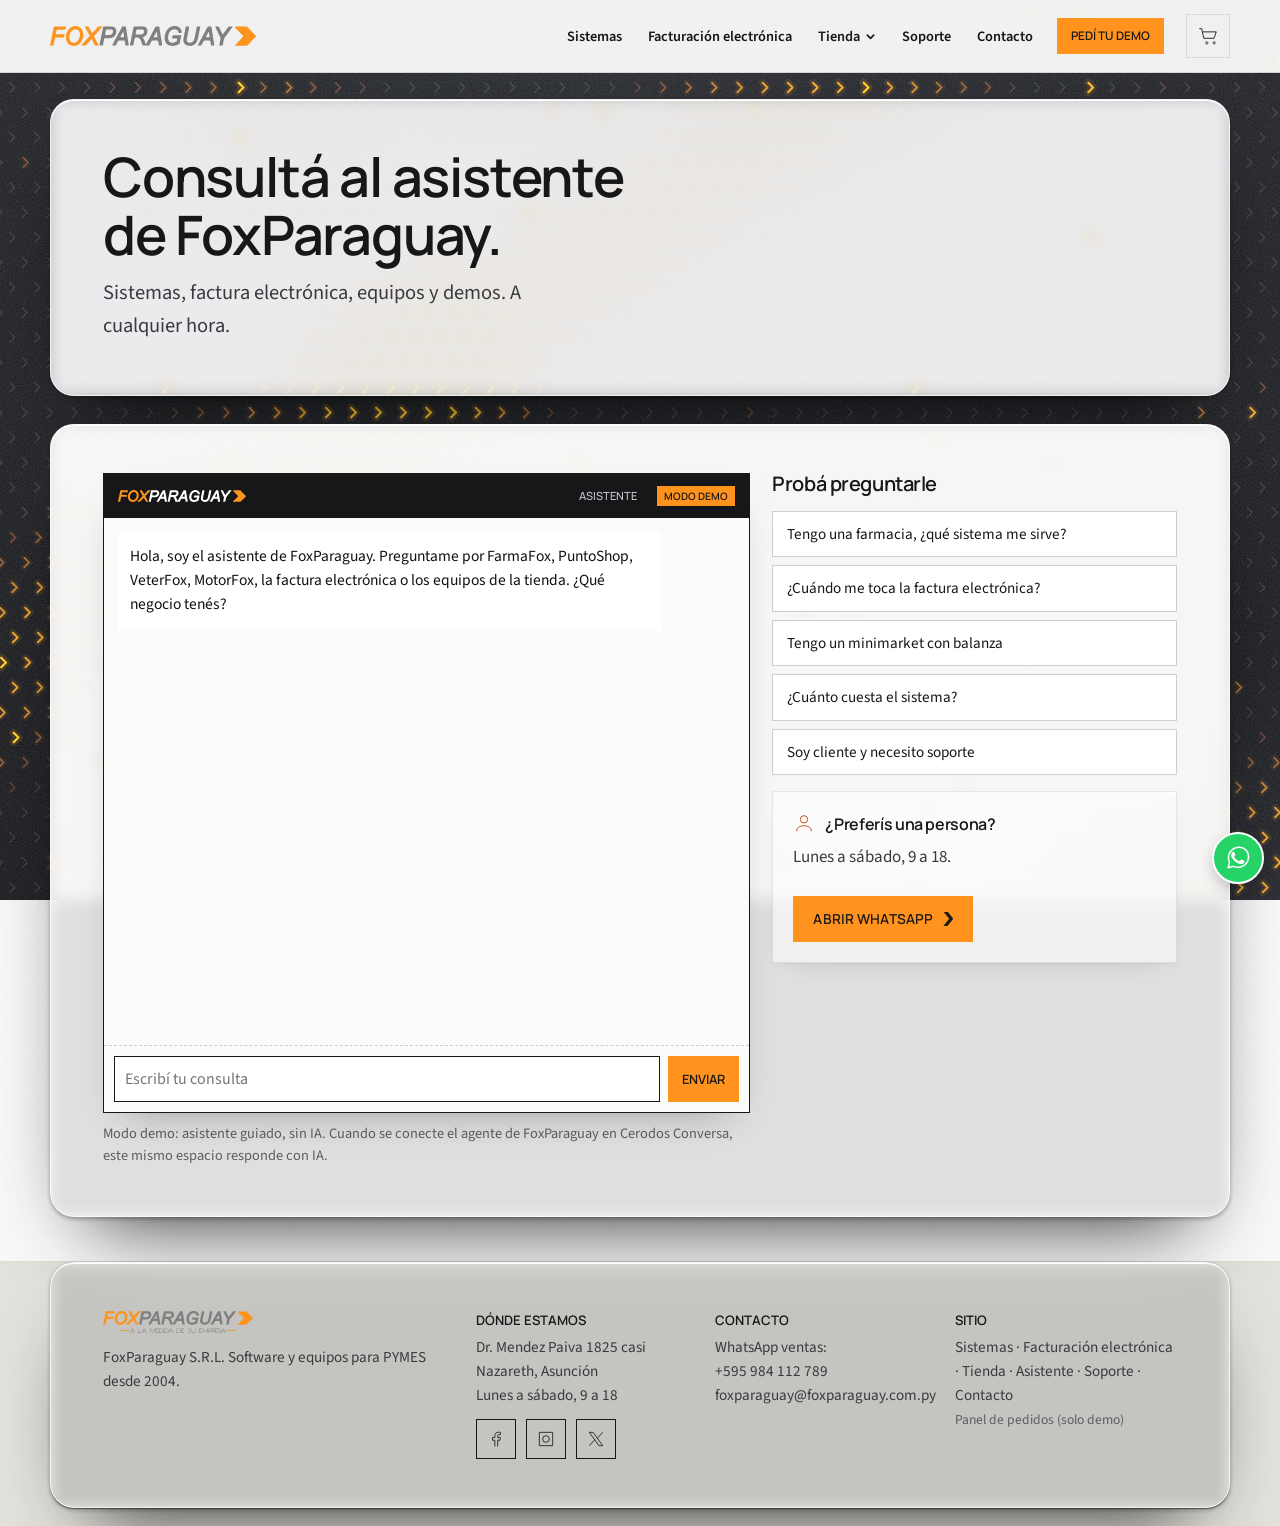
<file: agente/index.html>
<!doctype html>
<html lang="es-PY">
<head>
<meta charset="utf-8">
<meta name="viewport" content="width=device-width, initial-scale=1">
<title>Asistente de FoxParaguay | Consultas sobre sistemas y factura electrónica</title>
<meta name="description" content="Chateá con el asistente de FoxParaguay: qué sistema le sirve a tu negocio, factura electrónica SIFEN, equipos y demo gratuita, a cualquier hora.">
<link rel="canonical" href="https://foxparaguay.com.py/agente/">
<meta property="og:type" content="website">
<meta property="og:locale" content="es_PY">
<meta property="og:site_name" content="FoxParaguay">
<meta property="og:title" content="Asistente de FoxParaguay | Consultas sobre sistemas y factura electrónica">
<meta property="og:description" content="Chateá con el asistente de FoxParaguay: qué sistema le sirve a tu negocio, factura electrónica SIFEN, equipos y demo gratuita, a cualquier hora.">
<meta property="og:url" content="https://foxparaguay.com.py/agente/">
<meta property="og:image" content="https://foxparaguay.com.py/assets/img/og-foxparaguay.jpg">
<meta name="twitter:card" content="summary_large_image">
<meta name="theme-color" content="#FF931E">
<link rel="icon" href="../favicon.ico" sizes="any">
<link rel="icon" type="image/png" sizes="32x32" href="../assets/img/icons/favicon-32.png">
<link rel="apple-touch-icon" href="../assets/img/icons/apple-touch-icon.png">
<link rel="preconnect" href="https://fonts.googleapis.com">
<link rel="preconnect" href="https://fonts.gstatic.com" crossorigin>
<link rel="stylesheet" href="https://fonts.googleapis.com/css2?family=Manrope:wght@400;500;600;700&family=Source+Sans+3:wght@400;500;600;700&family=Martian+Mono:wdth,wght@75..112.5,400..800&display=swap">
<link rel="stylesheet" href="../assets/css/fox.css?v=2026102537">
<script src="../assets/js/fox-config.js?v=2026102537"></script>
<script>/* Intro: se decide antes de pintar para que el sitio no parpadee. */
(function(d){try{var c=window.FOX_CONFIG&&FOX_CONFIG.intro;if(c&&c.activa===false)return;if(sessionStorage.getItem("foxIntro"))return;d.classList.add("fx-intro")}catch(e){}})(document.documentElement);</script>
<script src="../assets/js/fox-intro.js?v=2026102537" defer></script>
<script>/* Animaciones de entrada: solo si el sistema no pidió menos movimiento. Red de seguridad a los 3,5 s. */
(function(d){if(matchMedia("(prefers-reduced-motion: reduce)").matches)return;d.classList.add("mo");setTimeout(function(){d.classList.add("mo-done")},3500)})(document.documentElement);</script>
<script type="application/ld+json">{"@context": "https://schema.org", "@graph": [{"@type": "LocalBusiness", "@id": "https://foxparaguay.com.py/#negocio", "name": "FoxParaguay S.R.L.", "url": "https://foxparaguay.com.py/", "logo": "https://foxparaguay.com.py/assets/img/logo/foxparaguay-color.png", "image": "https://foxparaguay.com.py/assets/img/og-foxparaguay.jpg", "telephone": "+595984112789", "email": "foxparaguay@foxparaguay.com.py", "foundingDate": "2004", "address": {"@type": "PostalAddress", "streetAddress": "Dr. Mendez Paiva 1825 casi Nazareth", "addressLocality": "Asunción", "addressCountry": "PY"}, "openingHoursSpecification": [{"@type": "OpeningHoursSpecification", "dayOfWeek": ["Monday", "Tuesday", "Wednesday", "Thursday", "Friday", "Saturday"], "opens": "09:00", "closes": "18:00"}]}]}</script>
<!-- Meta Pixel: pegar acá el código base cuando esté el ID (ver README.txt, MEDICIÓN). -->
</head>
<body data-root="../" data-page="agente">
<svg class="sprite" aria-hidden="true" focusable="false" width="0" height="0" style="position:absolute" fill="none" stroke="currentColor" stroke-width="1.75" stroke-linecap="square" stroke-linejoin="miter"><symbol id="i-barcode" viewBox="0 0 24 24"><path d="M3 5v14M6 5v14M9.5 5v10M12.5 5v14M15.5 5v10M18 5v14M21 5v14M9.5 19h0M15.5 19h0"/></symbol><symbol id="i-scale" viewBox="0 0 24 24"><path d="M4 20h16M6.5 20l1.5-8h8l1.5 8M12 12V8M7 8h10M9.5 16h5"/></symbol><symbol id="i-printer" viewBox="0 0 24 24"><path d="M7 8V3h10v5M3 8h18v8h-3.5M6.5 16H3V8M7 12.5h10V21l-2.5-1.5L12 21l-2.5-1.5L7 21zM17.5 11h0"/></symbol><symbol id="i-receipt" viewBox="0 0 24 24"><path d="M6 3h12v18l-2-1.4-2 1.4-2-1.4-2 1.4-2-1.4L6 21zM9 8h6M9 12h6M9 16h3"/></symbol><symbol id="i-sifen" viewBox="0 0 24 24"><path d="M14 3H5v18h14V8zM14 3v5h5M8.5 14.5l2.5 2.5 4.5-5"/></symbol><symbol id="i-bell" viewBox="0 0 24 24"><path d="M6 17v-6a6 6 0 0 1 12 0v6l2 2H4zM10 22h4"/></symbol><symbol id="i-chart" viewBox="0 0 24 24"><path d="M4 3v17h17M8 16v-4M12 16V8M16 16v-6M20 16V6"/></symbol><symbol id="i-box" viewBox="0 0 24 24"><path d="M3 7.5L12 3l9 4.5-9 4.5zM3 7.5v9L12 21l9-4.5v-9M12 12v9"/></symbol><symbol id="i-cash" viewBox="0 0 24 24"><path d="M3 6.5h18v11H3zM12 9.5a2.5 2.5 0 1 1 0 5 2.5 2.5 0 0 1 0-5zM6.5 12h0M17.5 12h0"/></symbol><symbol id="i-headset" viewBox="0 0 24 24"><path d="M4 14v-2a8 8 0 0 1 16 0v2M4 14h3.5v6H4zM16.5 14H20v6h-3.5M20 20c0 1.5-1.5 2-3 2h-3"/></symbol><symbol id="i-remote" viewBox="0 0 24 24"><path d="M3 4h18v12H3zM8 20h8M12 16v4M8 10h6.5M12.5 7.5L15 10l-2.5 2.5"/></symbol><symbol id="i-pharmacy" viewBox="0 0 24 24"><path d="M9 3h6v6h6v6h-6v6H9v-6H3V9h6z"/></symbol><symbol id="i-paw" viewBox="0 0 24 24"><path d="M7 10a1.6 1.6 0 1 0 0-3.2A1.6 1.6 0 0 0 7 10zM17 10a1.6 1.6 0 1 0 0-3.2 1.6 1.6 0 0 0 0 3.2zM10 6.5a1.6 1.6 0 1 0 0-3.2 1.6 1.6 0 0 0 0 3.2zM14 6.5a1.6 1.6 0 1 0 0-3.2 1.6 1.6 0 0 0 0 3.2zM12 11.5c-3 0-5.5 4-5.5 6.3 0 1.9 1.4 2.7 2.8 2.7 1 0 1.7-.5 2.7-.5s1.7.5 2.7.5c1.4 0 2.8-.8 2.8-2.7 0-2.3-2.5-6.3-5.5-6.3z"/></symbol><symbol id="i-car" viewBox="0 0 24 24"><path d="M3 16.5v-4.5l2.2-5h13.6l2.2 5v4.5zM4 16.5v3h3v-3M17 16.5v3h3v-3M3 12h18M7 14.5h0M17 14.5h0"/></symbol><symbol id="i-cart" viewBox="0 0 24 24"><path d="M2.5 4h2.5l2.4 11h11.2L21 7.5H6M9 20.5h0M18 20.5h0"/></symbol><symbol id="i-store" viewBox="0 0 24 24"><path d="M4 10.5V20h16v-9.5M3 4h18l-1.2 6.5H4.2zM9.5 20v-5.5h5V20"/></symbol><symbol id="i-sync" viewBox="0 0 24 24"><path d="M20 11A8 8 0 0 0 5.6 6.4L4 8M4 3.5V8h4.5M4 13a8 8 0 0 0 14.4 4.6L20 16M20 20.5V16h-4.5"/></symbol><symbol id="i-qr" viewBox="0 0 24 24"><path d="M4 4h6v6H4zM14 4h6v6h-6zM4 14h6v6H4zM14 14h2.5v2.5H14zM18 18h2v2h-2zM18 14h2M14 18.5v1.5M7 7h0M17 7h0M7 17h0"/></symbol><symbol id="i-clock" viewBox="0 0 24 24"><path d="M12 3a9 9 0 1 1 0 18 9 9 0 0 1 0-18zM12 7v5.5l3.5 2"/></symbol><symbol id="i-user" viewBox="0 0 24 24"><path d="M12 12a4 4 0 1 0 0-8 4 4 0 0 0 0 8zM4 21c0-4 3.6-6 8-6s8 2 8 6"/></symbol><symbol id="i-pin" viewBox="0 0 24 24"><path d="M12 21.5s-7-6.2-7-12a7 7 0 0 1 14 0c0 5.8-7 12-7 12zM12 12a2.5 2.5 0 1 0 0-5 2.5 2.5 0 0 0 0 5z"/></symbol><symbol id="i-download" viewBox="0 0 24 24"><path d="M12 3v12M7 10.5l5 4.5 5-4.5M4 20.5h16"/></symbol><symbol id="i-shield" viewBox="0 0 24 24"><path d="M12 3l8 3v6c0 5-3.6 8-8 9.5C7.6 20 4 17 4 12V6zM8.8 12.2l2.2 2.2 4.2-4.4"/></symbol><symbol id="i-search" viewBox="0 0 24 24"><path d="M10.5 18a7.5 7.5 0 1 0 0-15 7.5 7.5 0 0 0 0 15zM21 21l-5.2-5.2"/></symbol><symbol id="i-tag" viewBox="0 0 24 24"><path d="M3 3h8.5L21 12.5 12.5 21 3 11.5zM7.5 7.5h0"/></symbol><symbol id="i-chat" viewBox="0 0 24 24"><path d="M4 4h16v12H9.5L4 20.5zM8 9h8M8 12.5h5"/></symbol><symbol id="i-monitor" viewBox="0 0 24 24"><path d="M3 4h18v12.5H3zM9 21h6M12 16.5V21"/></symbol><symbol id="i-laptop" viewBox="0 0 24 24"><path d="M5 5h14v10H5zM2.5 18.5h19L20 15H4z"/></symbol><symbol id="i-plug" viewBox="0 0 24 24"><path d="M9 3v5M15 3v5M6.5 8h11v3a5.5 5.5 0 0 1-11 0zM12 16.5V21"/></symbol><symbol id="i-x" viewBox="0 0 24 24"><path d="M5 5l14 14M19 5L5 19"/></symbol><symbol id="i-spark" viewBox="0 0 24 24"><path d="M12 3v5M12 16v5M3 12h5M16 12h5M6 6l3 3M15 15l3 3M18 6l-3 3M9 15l-3 3"/></symbol><symbol id="i-chip" viewBox="0 0 24 24"><path d="M7 7h10v10H7zM10 10h4v4h-4zM9.5 3v4M14.5 3v4M9.5 17v4M14.5 17v4M3 9.5h4M3 14.5h4M17 9.5h4M17 14.5h4"/></symbol><symbol id="i-drive" viewBox="0 0 24 24"><path d="M3 13.5l3-8.5h12l3 8.5v5.5H3zM3 13.5h18M16.5 16.5h0M13.5 16.5h0"/></symbol><symbol id="i-battery" viewBox="0 0 24 24"><path d="M3 7h15v10H3zM18 10h3v4h-3M7 10v4M10.5 10v4"/></symbol><symbol id="i-mouse" viewBox="0 0 24 24"><path d="M12 3a6 6 0 0 1 6 6v6a6 6 0 0 1-12 0V9a6 6 0 0 1 6-6zM12 3v6M6 9h12"/></symbol><symbol id="i-cable" viewBox="0 0 24 24"><path d="M7 3v5M11 3v5M5 8h8v4a4 4 0 0 1-8 0zM9 16v2a3 3 0 0 0 3 3h4a3 3 0 0 0 3-3V8"/></symbol><symbol id="i-wifi" viewBox="0 0 24 24"><path d="M2.5 9a14 14 0 0 1 19 0M5.5 12.5a9.5 9.5 0 0 1 13 0M8.5 16a5 5 0 0 1 7 0M12 19.5h0"/></symbol><symbol id="i-mount" viewBox="0 0 24 24"><path d="M4 4h7v16H4zM11 12h9M17 9l3 3-3 3"/></symbol><symbol id="i-gamepad" viewBox="0 0 24 24"><path d="M7 8h10a4 4 0 0 1 4 4l.5 4.5a2 2 0 0 1-3.6 1.4L15.5 15h-7l-2.4 2.9a2 2 0 0 1-3.6-1.4L3 12a4 4 0 0 1 4-4zM7.5 10.5v3M6 12h3M15.5 11.5h0M17.5 13h0"/></symbol><symbol id="i-grid" viewBox="0 0 24 24"><path d="M4 4h7v7H4zM13 4h7v7h-7zM4 13h7v7H4zM13 13h7v7h-7z"/></symbol><symbol id="i-eye" viewBox="0 0 24 24"><path d="M2.5 12S6 5.5 12 5.5 21.5 12 21.5 12 18 18.5 12 18.5 2.5 12 2.5 12zM12 15a3 3 0 1 0 0-6 3 3 0 0 0 0 6z"/></symbol><symbol id="i-phone" viewBox="0 0 24 24"><path d="M5 3h4l2 5-2.5 1.5a11 11 0 0 0 6 6L16 13l5 2v4a2 2 0 0 1-2 2A17 17 0 0 1 3 5a2 2 0 0 1 2-2z"/></symbol><symbol id="i-mail" viewBox="0 0 24 24"><path d="M3 5h18v14H3zM3 5l9 7.5L21 5"/></symbol><symbol id="i-facebook" viewBox="0 0 24 24"><path d="M14 21v-7.5h2.8l.4-3.2H14V8.4c0-.9.3-1.6 1.6-1.6h1.7V4a22 22 0 0 0-2.5-.1c-2.5 0-4.2 1.5-4.2 4.3v2.1H7.8v3.2h2.8V21"/></symbol><symbol id="i-instagram" viewBox="0 0 24 24"><path d="M4 4h16v16H4zM12 16a4 4 0 1 0 0-8 4 4 0 0 0 0 8zM17 7h0"/></symbol><symbol id="i-xlogo" viewBox="0 0 24 24"><path d="M4 4h4.5L20 20h-4.5zM20 4l-6.6 7.2M4 20l6.6-7.2"/></symbol><symbol id="i-copy" viewBox="0 0 24 24"><path d="M8 8h12v12H8zM4 16V4h12"/></symbol><symbol id="i-route" viewBox="0 0 24 24"><path d="M6 19a2 2 0 1 0 0-.01M18 7a2 2 0 1 0 0-.01M6 17V11a4 4 0 0 1 4-4h6"/></symbol><symbol id="i-cartb" viewBox="0 0 24 24"><path d="M2.5 4h2.6l2.3 10.5h11.1L21 7.5H6.2M9.5 19.5a1.2 1.2 0 1 0 0-.01M17.5 19.5a1.2 1.2 0 1 0 0-.01"/></symbol><symbol id="i-down" viewBox="0 0 24 24"><path d="M6 9l6 6 6-6"/></symbol><symbol id="i-plus" viewBox="0 0 24 24"><path d="M12 5v14M5 12h14"/></symbol><symbol id="i-minus" viewBox="0 0 24 24"><path d="M5 12h14"/></symbol><symbol id="i-trash" viewBox="0 0 24 24"><path d="M4 7h16M9 7V4h6v3M6.5 7l1 13h9l1-13"/></symbol><symbol id="i-ticket" viewBox="0 0 24 24"><path d="M3 7h18v3a2 2 0 0 0 0 4v3H3v-3a2 2 0 0 0 0-4zM14 7v10"/></symbol><symbol id="i-check" viewBox="0 0 24 24"><path d="M5 12.5l4.5 4.5L19 7.5"/></symbol><symbol id="i-card" viewBox="0 0 24 24"><path d="M3 6h18v12H3zM3 10h18M6.5 14.5h4"/></symbol><symbol id="i-cheese" viewBox="0 0 24 24"><path d="M3 16.5 13 7l8 4.5v5zM3 16.5h18v2.5H3zM9 13.5h0M15.5 13h0M12.5 17.8h0"/></symbol><symbol id="i-bottle" viewBox="0 0 24 24"><path d="M10 2.5h4v3l1.8 2.8V20a1 1 0 0 1-1 1H9.2a1 1 0 0 1-1-1V8.3L10 5.5zM8.2 11.5h7.6M8.2 16h7.6"/></symbol><symbol id="i-bread" viewBox="0 0 24 24"><path d="M3.5 11a4.5 4.5 0 0 1 4.5-4.5h8A4.5 4.5 0 0 1 20.5 11a2 2 0 0 1-2 2v6h-13v-6a2 2 0 0 1-2-2zM9.5 13v3M14.5 13v3"/></symbol><symbol id="i-wapp" viewBox="0 0 24 24"><path d="M12 3.2a8.6 8.6 0 0 0-7.4 13l-1.2 4.4 4.5-1.2A8.6 8.6 0 1 0 12 3.2zM8.8 8.3c.3-.6.6-.6.9-.6h.6c.2 0 .4.1.6.5l.8 1.9c.1.2.1.4 0 .6l-.5.7c-.1.2-.1.4 0 .6.6 1.1 1.5 2 2.6 2.6.2.1.4.1.6 0l.7-.6c.2-.1.4-.2.6-.1l1.9.9c.3.1.4.3.4.5 0 .6-.2 1.2-.7 1.6-.6.5-1.5.6-2.4.3-2.6-.9-4.6-2.9-5.6-5.4-.4-1-.2-2.2.3-2.9z"/></symbol><symbol id="i-play" viewBox="0 0 24 24"><path d="M8 5.5v13l10.5-6.5z"/></symbol></svg>
<div class="pagebg" data-bg="page" aria-hidden="true"></div>
<a class="skip" href="#contenido">Saltar al contenido</a>
<header class="hdr gut">
  <div class="max">
    <a href="../index.html"><img class="logo" src="../assets/img/logo/foxparaguay-color-reducido.svg" alt="FOXPARAGUAY, ir al inicio" width="609" height="57"></a>
    <nav aria-label="Principal"><a href="../sistemas/index.html"><span>Sistemas</span><svg class="nav-ic" viewBox="0 0 24 24" aria-hidden="true"><path pathLength="1" d="M3.5 5.5h17v13h-17z"/><path pathLength="1" d="M3.5 9h17"/><path pathLength="1" d="M8 11.8l2.6 2.2L8 16.2"/><path pathLength="1" d="M12 11.8l2.6 2.2-2.6 2.2"/></svg></a><a href="../facturacion-electronica/index.html"><span>Facturación electrónica</span><svg class="nav-ic" viewBox="0 0 24 24" aria-hidden="true"><path pathLength="1" d="M6.5 3.5h11v16l-1.8-1.3-1.9 1.3-1.8-1.3-1.8 1.3-1.9-1.3-1.8 1.3z"/><path pathLength="1" d="M9.3 10.6l1.9 1.9 3.6-3.8"/></svg></a><div class="nav-shop" data-shop><a href="../tienda/index.html" aria-haspopup="true" aria-expanded="false" aria-controls="mega">Tienda<svg class="nav-dn" viewBox="0 0 12 12" aria-hidden="true"><path d="M2.5 4.5L6 8l3.5-3.5"/></svg></a><div class="mega" id="mega" role="region" aria-label="Categorías de la tienda"><div class="mega-in"><div class="mg-top"><span>Categorías</span><a class="mg-all" href="../tienda/index.html">Ver toda la tienda <span class="chev"></span></a></div><div class="mg-cols"><div class="mg-col"><b class="mg-h"><svg class="ic" aria-hidden="true" focusable="false"><use href="#i-cash"/></svg>Punto de venta</b><ul><li><a href="../tienda/index.html#c=lectores"><svg class="ic" aria-hidden="true" focusable="false"><use href="#i-barcode"/></svg><span>Lectores de código de barras</span><small>3</small></a></li><li><a href="../tienda/index.html#c=balanzas"><svg class="ic" aria-hidden="true" focusable="false"><use href="#i-scale"/></svg><span>Balanzas</span><small>3</small></a></li><li><a href="../tienda/index.html#c=impresoras"><svg class="ic" aria-hidden="true" focusable="false"><use href="#i-printer"/></svg><span>Impresoras</span><small>14</small></a></li><li><a href="../tienda/index.html#c=cajas"><svg class="ic" aria-hidden="true" focusable="false"><use href="#i-cash"/></svg><span>Cajas registradoras</span><small>2</small></a></li><li><a href="../tienda/index.html#c=reloj"><svg class="ic" aria-hidden="true" focusable="false"><use href="#i-clock"/></svg><span>Reloj marcador</span><small>1</small></a></li><li><a href="../tienda/index.html#c=insumos"><svg class="ic" aria-hidden="true" focusable="false"><use href="#i-receipt"/></svg><span>Insumos</span><small>6</small></a></li></ul></div><div class="mg-col"><b class="mg-h"><svg class="ic" aria-hidden="true" focusable="false"><use href="#i-monitor"/></svg>Computación</b><ul><li><a href="../tienda/index.html#c=notebooks"><svg class="ic" aria-hidden="true" focusable="false"><use href="#i-laptop"/></svg><span>Notebooks</span><small>5</small></a></li><li><a href="../tienda/index.html#c=gaming"><svg class="ic" aria-hidden="true" focusable="false"><use href="#i-gamepad"/></svg><span>Gaming</span><small>2</small></a></li><li><a href="../tienda/index.html#c=componentes"><svg class="ic" aria-hidden="true" focusable="false"><use href="#i-chip"/></svg><span>Componentes</span><small>11</small></a></li><li><a href="../tienda/index.html#c=almacenamiento"><svg class="ic" aria-hidden="true" focusable="false"><use href="#i-drive"/></svg><span>Almacenamiento</span><small>4</small></a></li><li><a href="../tienda/index.html#c=monitores"><svg class="ic" aria-hidden="true" focusable="false"><use href="#i-monitor"/></svg><span>Monitores y TV</span><small>6</small></a></li><li><a href="../tienda/index.html#c=ups"><svg class="ic" aria-hidden="true" focusable="false"><use href="#i-plug"/></svg><span>UPS</span><small>2</small></a></li></ul></div><div class="mg-col"><b class="mg-h"><svg class="ic" aria-hidden="true" focusable="false"><use href="#i-mouse"/></svg>Accesorios y redes</b><ul><li><a href="../tienda/index.html#c=accesorios"><svg class="ic" aria-hidden="true" focusable="false"><use href="#i-mouse"/></svg><span>Accesorios</span><small>13</small></a></li><li><a href="../tienda/index.html#c=adaptadores"><svg class="ic" aria-hidden="true" focusable="false"><use href="#i-sync"/></svg><span>Adaptadores y conversores</span><small>4</small></a></li><li><a href="../tienda/index.html#c=cables"><svg class="ic" aria-hidden="true" focusable="false"><use href="#i-cable"/></svg><span>Cables</span><small>0</small></a></li><li><a href="../tienda/index.html#c=baterias"><svg class="ic" aria-hidden="true" focusable="false"><use href="#i-battery"/></svg><span>Baterías y cargadores</span><small>0</small></a></li><li><a href="../tienda/index.html#c=redes"><svg class="ic" aria-hidden="true" focusable="false"><use href="#i-wifi"/></svg><span>Redes e internet</span><small>2</small></a></li><li><a href="../tienda/index.html#c=soportes"><svg class="ic" aria-hidden="true" focusable="false"><use href="#i-mount"/></svg><span>Soportes</span><small>1</small></a></li><li><a href="../tienda/index.html#c=otros"><svg class="ic" aria-hidden="true" focusable="false"><use href="#i-box"/></svg><span>Otros</span><small>5</small></a></li></ul></div></div></div></div></div><a href="../soporte/index.html"><span>Soporte</span><svg class="nav-ic" viewBox="0 0 24 24" aria-hidden="true"><path pathLength="1" d="M12 4a8 8 0 1 1 0 16a8 8 0 1 1 0-16z"/><path pathLength="1" d="M12 8.6a3.4 3.4 0 1 1 0 6.8a3.4 3.4 0 1 1 0-6.8z"/><path pathLength="1" d="M6.4 6.4l3.2 3.2"/><path pathLength="1" d="M17.6 6.4l-3.2 3.2"/><path pathLength="1" d="M6.4 17.6l3.2-3.2"/><path pathLength="1" d="M17.6 17.6l-3.2-3.2"/></svg></a><a href="../contacto/index.html"><span>Contacto</span><svg class="nav-ic" viewBox="0 0 24 24" aria-hidden="true"><path pathLength="1" d="M3.5 11.2l17-7.2-6.4 16.5-3-6.4z"/><path pathLength="1" d="M11.1 14.1l9.4-10.1"/></svg></a></nav>
    <a class="btn demo" href="../demo/index.html">Pedí tu demo</a>
    <button class="cart-btn" id="cart-btn" type="button" aria-label="Abrir carrito" aria-controls="cart"><svg class="ic" aria-hidden="true" focusable="false"><use href="#i-cartb"/></svg><span class="cart-n" id="cart-n" hidden>0</span></button>
    <button class="menu" id="menu" type="button" aria-expanded="false" aria-controls="drawer" aria-label="Abrir menú"><span></span></button>
  </div>
  <div class="max drawer" id="drawer" hidden>
    <a href="../sistemas/index.html">Sistemas <span class="chev"></span></a><a href="../facturacion-electronica/index.html">Facturación electrónica <span class="chev"></span></a><details class="dr-shop"><summary>Tienda <span class="chev"></span></summary><div class="dr-cats"><div class="mg-col"><b class="mg-h"><svg class="ic" aria-hidden="true" focusable="false"><use href="#i-cash"/></svg>Punto de venta</b><ul><li><a href="../tienda/index.html#c=lectores"><svg class="ic" aria-hidden="true" focusable="false"><use href="#i-barcode"/></svg><span>Lectores de código de barras</span><small>3</small></a></li><li><a href="../tienda/index.html#c=balanzas"><svg class="ic" aria-hidden="true" focusable="false"><use href="#i-scale"/></svg><span>Balanzas</span><small>3</small></a></li><li><a href="../tienda/index.html#c=impresoras"><svg class="ic" aria-hidden="true" focusable="false"><use href="#i-printer"/></svg><span>Impresoras</span><small>14</small></a></li><li><a href="../tienda/index.html#c=cajas"><svg class="ic" aria-hidden="true" focusable="false"><use href="#i-cash"/></svg><span>Cajas registradoras</span><small>2</small></a></li><li><a href="../tienda/index.html#c=reloj"><svg class="ic" aria-hidden="true" focusable="false"><use href="#i-clock"/></svg><span>Reloj marcador</span><small>1</small></a></li><li><a href="../tienda/index.html#c=insumos"><svg class="ic" aria-hidden="true" focusable="false"><use href="#i-receipt"/></svg><span>Insumos</span><small>6</small></a></li></ul></div><div class="mg-col"><b class="mg-h"><svg class="ic" aria-hidden="true" focusable="false"><use href="#i-monitor"/></svg>Computación</b><ul><li><a href="../tienda/index.html#c=notebooks"><svg class="ic" aria-hidden="true" focusable="false"><use href="#i-laptop"/></svg><span>Notebooks</span><small>5</small></a></li><li><a href="../tienda/index.html#c=gaming"><svg class="ic" aria-hidden="true" focusable="false"><use href="#i-gamepad"/></svg><span>Gaming</span><small>2</small></a></li><li><a href="../tienda/index.html#c=componentes"><svg class="ic" aria-hidden="true" focusable="false"><use href="#i-chip"/></svg><span>Componentes</span><small>11</small></a></li><li><a href="../tienda/index.html#c=almacenamiento"><svg class="ic" aria-hidden="true" focusable="false"><use href="#i-drive"/></svg><span>Almacenamiento</span><small>4</small></a></li><li><a href="../tienda/index.html#c=monitores"><svg class="ic" aria-hidden="true" focusable="false"><use href="#i-monitor"/></svg><span>Monitores y TV</span><small>6</small></a></li><li><a href="../tienda/index.html#c=ups"><svg class="ic" aria-hidden="true" focusable="false"><use href="#i-plug"/></svg><span>UPS</span><small>2</small></a></li></ul></div><div class="mg-col"><b class="mg-h"><svg class="ic" aria-hidden="true" focusable="false"><use href="#i-mouse"/></svg>Accesorios y redes</b><ul><li><a href="../tienda/index.html#c=accesorios"><svg class="ic" aria-hidden="true" focusable="false"><use href="#i-mouse"/></svg><span>Accesorios</span><small>13</small></a></li><li><a href="../tienda/index.html#c=adaptadores"><svg class="ic" aria-hidden="true" focusable="false"><use href="#i-sync"/></svg><span>Adaptadores y conversores</span><small>4</small></a></li><li><a href="../tienda/index.html#c=cables"><svg class="ic" aria-hidden="true" focusable="false"><use href="#i-cable"/></svg><span>Cables</span><small>0</small></a></li><li><a href="../tienda/index.html#c=baterias"><svg class="ic" aria-hidden="true" focusable="false"><use href="#i-battery"/></svg><span>Baterías y cargadores</span><small>0</small></a></li><li><a href="../tienda/index.html#c=redes"><svg class="ic" aria-hidden="true" focusable="false"><use href="#i-wifi"/></svg><span>Redes e internet</span><small>2</small></a></li><li><a href="../tienda/index.html#c=soportes"><svg class="ic" aria-hidden="true" focusable="false"><use href="#i-mount"/></svg><span>Soportes</span><small>1</small></a></li><li><a href="../tienda/index.html#c=otros"><svg class="ic" aria-hidden="true" focusable="false"><use href="#i-box"/></svg><span>Otros</span><small>5</small></a></li></ul></div><a class="mg-all" href="../tienda/index.html">Ver toda la tienda <span class="chev"></span></a></div></details><a href="../soporte/index.html">Soporte para clientes <span class="chev"></span></a><a href="../contacto/index.html">Contacto <span class="chev"></span></a><a href="../demo/index.html">Pedí tu demo <span class="chev"></span></a>
  </div>
</header>
<main id="contenido">
<div class="gut bgfx band-head"><div class="max">
  <div class="phead">
    <h1>Consultá al asistente de FoxParaguay.</h1>
    <p class="lead">Sistemas, factura electrónica, equipos y demos. A cualquier hora.</p>
  </div>
</div></div>
<section class="gut" id="chat"><div class="max agent">
  <div class="agent-main">
    <div class="chatp inline" id="chatp" data-inline aria-label="Chat con el asistente de FoxParaguay">
  <header><img src="../assets/img/logo/foxparaguay-negativo-reducido.svg" alt="FOXPARAGUAY"><span>Asistente</span><span class="mode"><span class="if-local">Modo demo</span><span class="if-ia">IA</span></span></header>
  <div class="log" id="log" aria-live="polite"></div>
  <div class="quick" id="quick" hidden></div>
  <form class="chatf" id="chatf"><label for="chat-in" class="sr">Tu mensaje</label><input id="chat-in" autocomplete="off" placeholder="Escribí tu consulta"><button type="submit" id="chat-send">Enviar</button></form>
</div>
    <p class="agent-note"><span class="if-local">Modo demo: asistente guiado, sin IA. Cuando se conecte el agente de FoxParaguay en Cerodos Conversa, este mismo espacio responde con IA.</span><span class="if-ia">Asistente con IA entrenado con la información de FoxParaguay. Las consultas llegan a la misma bandeja que WhatsApp.</span></p>
  </div>
  <aside class="agent-side">
    <h2>Probá preguntarle</h2>
    <ul class="asks">
      <li><button type="button" data-ask>Tengo una farmacia, ¿qué sistema me sirve?</button></li>
      <li><button type="button" data-ask>¿Cuándo me toca la factura electrónica?</button></li>
      <li><button type="button" data-ask>Tengo un minimarket con balanza</button></li>
      <li><button type="button" data-ask>¿Cuánto cuesta el sistema?</button></li>
      <li><button type="button" data-ask>Soy cliente y necesito soporte</button></li>
    </ul>
    <div class="box" data-spot>
      <h3><svg class="ic ic-h" aria-hidden="true" focusable="false"><use href="#i-user"/></svg>¿Preferís una persona?</h3>
      <p>Lunes a sábado, 9 a 18.</p>
      <a class="btn demo" data-whatsapp="ventas" href="../soporte/index.html">Abrir WhatsApp <span class="chev"></span></a>
    </div>
  </aside>
</div></section>
</main>
<footer class="gut"><div class="max ftr">
  <div><img class="ftr-logo" src="../assets/img/logo/foxparaguay-color.svg" alt="FOXPARAGUAY · A la medida de su empresa" width="609" height="90" loading="lazy"><p style="margin:12px 0 0">FoxParaguay S.R.L. Software y equipos para PYMES desde 2004.</p></div>
  <div class="cols">
    <div><b>Dónde estamos</b><a href="../contacto/#ubicacion">Dr. Mendez Paiva 1825 casi Nazareth, Asunción</a><br>Lunes a sábado, 9 a 18<div class="socs socs-ftr"><a class="soc soc-sm" href="https://www.facebook.com/foxparaguay" target="_blank" rel="noopener" aria-label="FoxParaguay en Facebook"><svg class="ic" aria-hidden="true" focusable="false"><use href="#i-facebook"/></svg><span>Facebook</span></a><a class="soc soc-sm" href="https://www.instagram.com/foxparaguay/" target="_blank" rel="noopener" aria-label="FoxParaguay en Instagram"><svg class="ic" aria-hidden="true" focusable="false"><use href="#i-instagram"/></svg><span>Instagram</span></a><a class="soc soc-sm" href="https://twitter.com/foxparaguay" target="_blank" rel="noopener" aria-label="FoxParaguay en X (Twitter)"><svg class="ic" aria-hidden="true" focusable="false"><use href="#i-xlogo"/></svg><span>X (Twitter)</span></a></div></div>
    <div><b>Contacto</b><a data-whatsapp="ventas" href="../soporte/index.html">WhatsApp ventas: <span data-whatsapp="ventas" data-whatsapp-num>+595 984 112 789</span></a><br>foxparaguay@foxparaguay.com.py</div>
    <div><b>Sitio</b><a href="../sistemas/index.html">Sistemas</a> · <a href="../facturacion-electronica/index.html">Facturación electrónica</a> · <a href="../tienda/index.html">Tienda</a> · <a href="../agente/index.html">Asistente</a> · <a href="../soporte/index.html">Soporte</a> · <a href="../contacto/index.html">Contacto</a><br><a href="../leads-demo/index.html" class="team">Panel de pedidos (solo demo)</a></div>
  </div>
</div></footer>
<a class="wa-float" data-whatsapp="ventas" href="../soporte/index.html" aria-label="Escribinos por WhatsApp" title="WhatsApp ventas"><svg viewBox="0 0 32 32" width="24" height="24" aria-hidden="true" focusable="false"><path fill="none" stroke="currentColor" stroke-width="2" stroke-linejoin="round" d="M26.7 5.3a14 14 0 0 0-22 16.6L2.8 29l7.3-1.9A14 14 0 0 0 26.7 5.3Z"/><path fill="currentColor" d="M11.3 8.7c-.3-.7-.6-.7-.9-.7h-.8c-.3 0-.8.1-1.2.6-.4.5-1.5 1.5-1.5 3.6s1.5 4.1 1.7 4.4c.2.3 3 4.7 7.4 6.4 3.7 1.5 4.4 1.2 5.2 1.1.8-.1 2.6-1.1 3-2.1.4-1 .4-1.9.3-2.1-.1-.2-.4-.3-.9-.5l-3-1.4c-.4-.2-.7-.3-1 .2-.3.5-1.1 1.4-1.4 1.7-.3.3-.5.3-1 .1-.5-.2-2-.7-3.7-2.3-1.4-1.2-2.3-2.7-2.5-3.2-.3-.5 0-.7.2-.9l.7-.8c.2-.3.3-.5.4-.8.2-.3.1-.6 0-.8l-1.1-2.5Z"/></svg></a>
<script src="../assets/js/fox.js?v=2026102537"></script>
<script src="../assets/js/cart.js?v=2026102537"></script>
<script src="../assets/js/fox-motion.js?v=2026102537"></script>
</body>
</html>
</file>
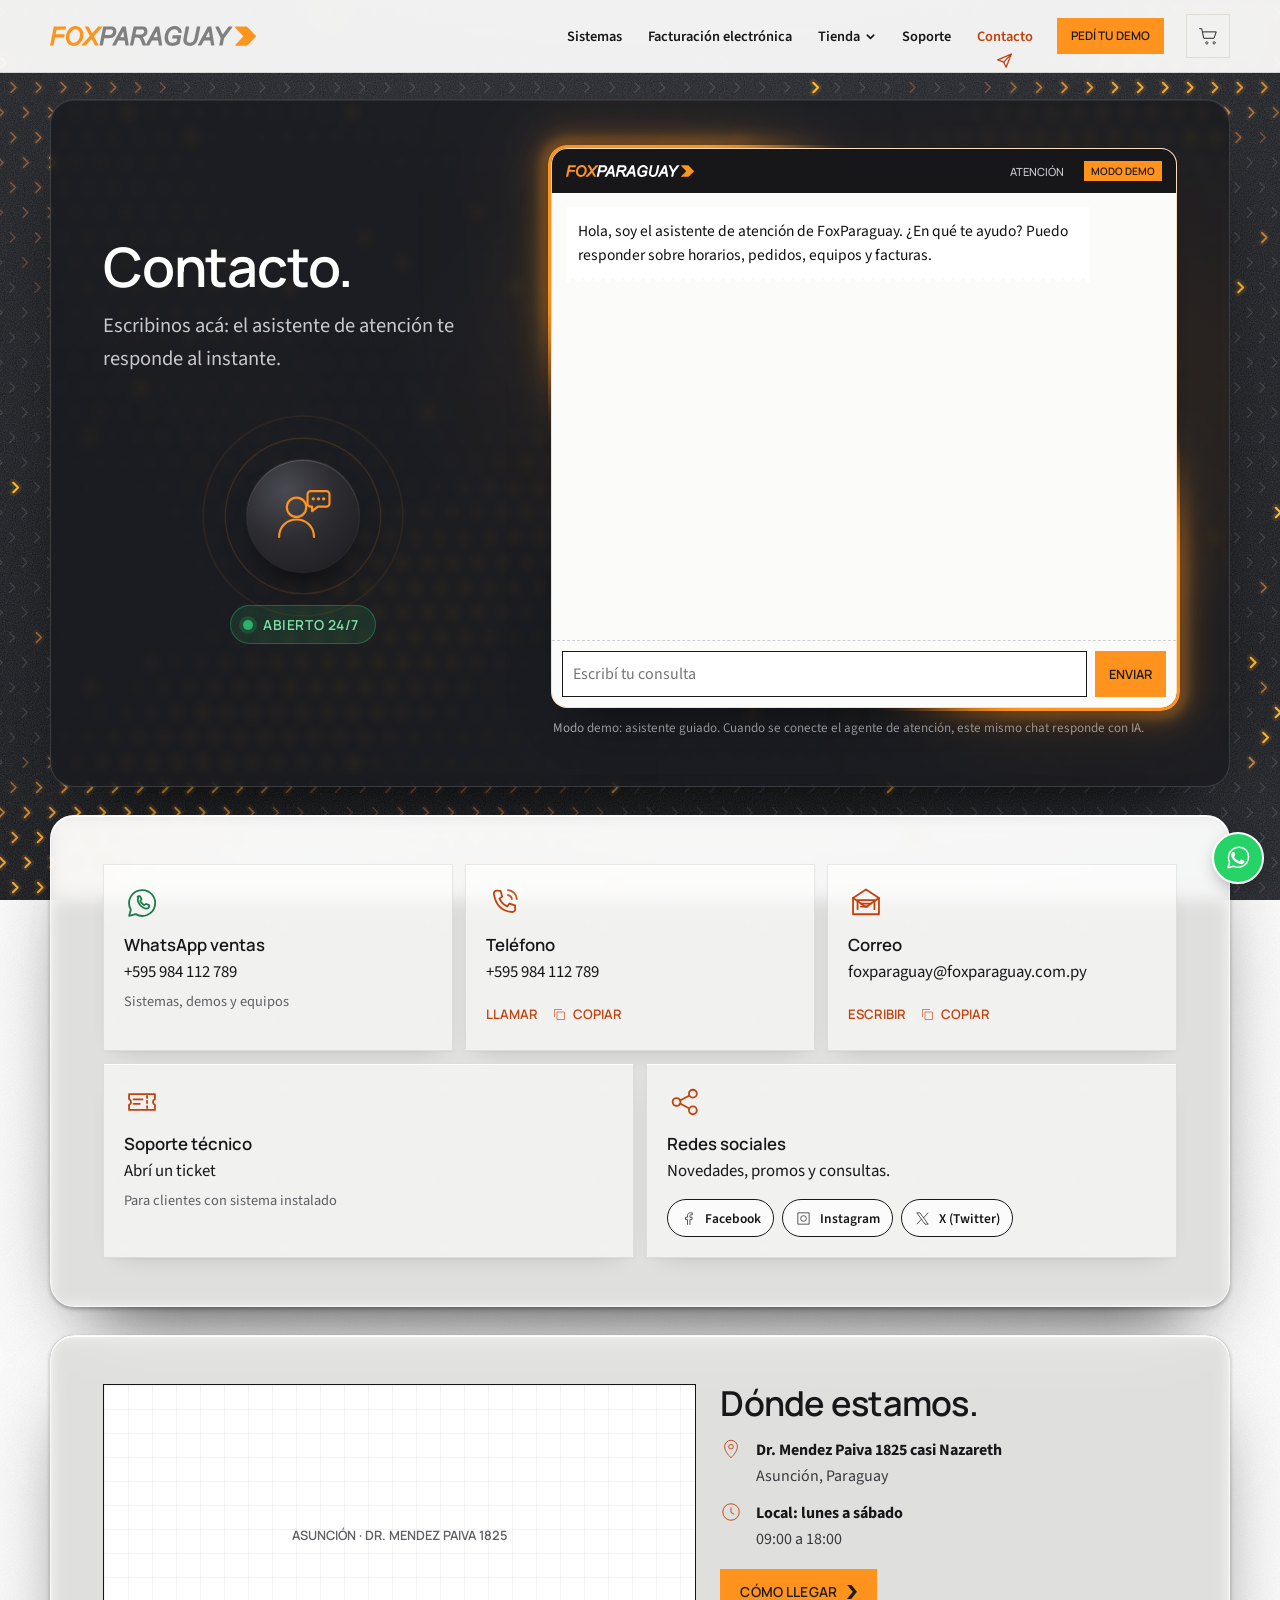
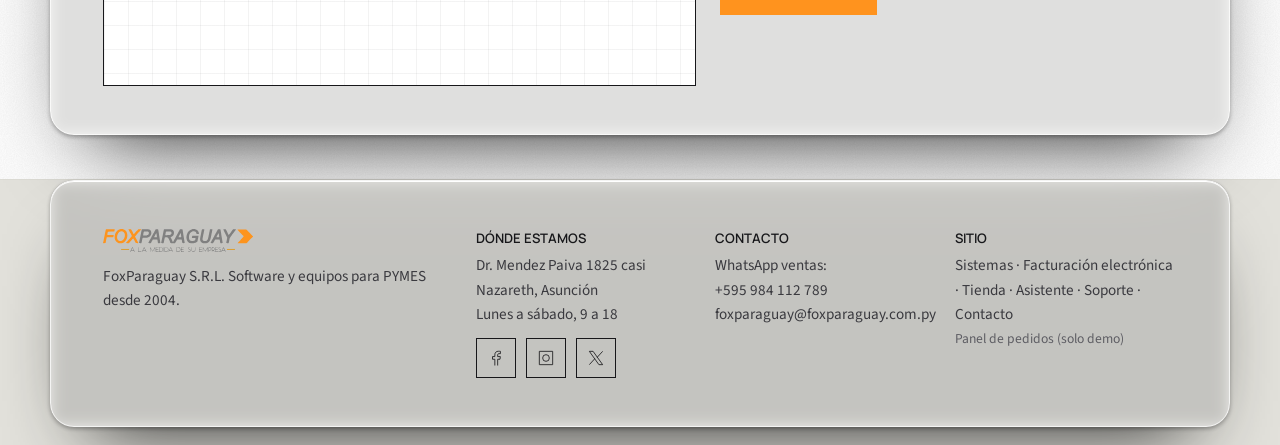
<file: contacto/index.html>
<!doctype html>
<html lang="es-PY">
<head>
<meta charset="utf-8">
<meta name="viewport" content="width=device-width, initial-scale=1">
<title>Contacto | FoxParaguay</title>
<meta name="description" content="WhatsApp, teléfono, correo, asistente en línea y ubicación de FoxParaguay en Asunción. Lunes a sábado de 9 a 18.">
<link rel="canonical" href="https://foxparaguay.com.py/contacto/">
<meta property="og:type" content="website">
<meta property="og:locale" content="es_PY">
<meta property="og:site_name" content="FoxParaguay">
<meta property="og:title" content="Contacto | FoxParaguay">
<meta property="og:description" content="WhatsApp, teléfono, correo, asistente en línea y ubicación de FoxParaguay en Asunción. Lunes a sábado de 9 a 18.">
<meta property="og:url" content="https://foxparaguay.com.py/contacto/">
<meta property="og:image" content="https://foxparaguay.com.py/assets/img/og-foxparaguay.jpg">
<meta name="twitter:card" content="summary_large_image">
<meta name="theme-color" content="#FF931E">
<link rel="icon" href="../favicon.ico" sizes="any">
<link rel="icon" type="image/png" sizes="32x32" href="../assets/img/icons/favicon-32.png">
<link rel="apple-touch-icon" href="../assets/img/icons/apple-touch-icon.png">
<link rel="preconnect" href="https://fonts.googleapis.com">
<link rel="preconnect" href="https://fonts.gstatic.com" crossorigin>
<link rel="stylesheet" href="https://fonts.googleapis.com/css2?family=Manrope:wght@400;500;600;700&family=Source+Sans+3:wght@400;500;600;700&family=Martian+Mono:wdth,wght@75..112.5,400..800&display=swap">
<link rel="stylesheet" href="../assets/css/fox.css?v=2026102537">
<script src="../assets/js/fox-config.js?v=2026102537"></script>
<script>/* Intro: se decide antes de pintar para que el sitio no parpadee. */
(function(d){try{var c=window.FOX_CONFIG&&FOX_CONFIG.intro;if(c&&c.activa===false)return;if(sessionStorage.getItem("foxIntro"))return;d.classList.add("fx-intro")}catch(e){}})(document.documentElement);</script>
<script src="../assets/js/fox-intro.js?v=2026102537" defer></script>
<script>/* Animaciones de entrada: solo si el sistema no pidió menos movimiento. Red de seguridad a los 3,5 s. */
(function(d){if(matchMedia("(prefers-reduced-motion: reduce)").matches)return;d.classList.add("mo");setTimeout(function(){d.classList.add("mo-done")},3500)})(document.documentElement);</script>
<script type="application/ld+json">{"@context": "https://schema.org", "@graph": [{"@type": "LocalBusiness", "@id": "https://foxparaguay.com.py/#negocio", "name": "FoxParaguay S.R.L.", "url": "https://foxparaguay.com.py/", "logo": "https://foxparaguay.com.py/assets/img/logo/foxparaguay-color.png", "image": "https://foxparaguay.com.py/assets/img/og-foxparaguay.jpg", "telephone": "+595984112789", "email": "foxparaguay@foxparaguay.com.py", "foundingDate": "2004", "address": {"@type": "PostalAddress", "streetAddress": "Dr. Mendez Paiva 1825 casi Nazareth", "addressLocality": "Asunción", "addressCountry": "PY"}, "openingHoursSpecification": [{"@type": "OpeningHoursSpecification", "dayOfWeek": ["Monday", "Tuesday", "Wednesday", "Thursday", "Friday", "Saturday"], "opens": "09:00", "closes": "18:00"}]}]}</script>
<!-- Meta Pixel: pegar acá el código base cuando esté el ID (ver README.txt, MEDICIÓN). -->
</head>
<body data-root="../" data-page="contacto">
<svg class="sprite" aria-hidden="true" focusable="false" width="0" height="0" style="position:absolute" fill="none" stroke="currentColor" stroke-width="1.75" stroke-linecap="square" stroke-linejoin="miter"><symbol id="i-barcode" viewBox="0 0 24 24"><path d="M3 5v14M6 5v14M9.5 5v10M12.5 5v14M15.5 5v10M18 5v14M21 5v14M9.5 19h0M15.5 19h0"/></symbol><symbol id="i-scale" viewBox="0 0 24 24"><path d="M4 20h16M6.5 20l1.5-8h8l1.5 8M12 12V8M7 8h10M9.5 16h5"/></symbol><symbol id="i-printer" viewBox="0 0 24 24"><path d="M7 8V3h10v5M3 8h18v8h-3.5M6.5 16H3V8M7 12.5h10V21l-2.5-1.5L12 21l-2.5-1.5L7 21zM17.5 11h0"/></symbol><symbol id="i-receipt" viewBox="0 0 24 24"><path d="M6 3h12v18l-2-1.4-2 1.4-2-1.4-2 1.4-2-1.4L6 21zM9 8h6M9 12h6M9 16h3"/></symbol><symbol id="i-sifen" viewBox="0 0 24 24"><path d="M14 3H5v18h14V8zM14 3v5h5M8.5 14.5l2.5 2.5 4.5-5"/></symbol><symbol id="i-bell" viewBox="0 0 24 24"><path d="M6 17v-6a6 6 0 0 1 12 0v6l2 2H4zM10 22h4"/></symbol><symbol id="i-chart" viewBox="0 0 24 24"><path d="M4 3v17h17M8 16v-4M12 16V8M16 16v-6M20 16V6"/></symbol><symbol id="i-box" viewBox="0 0 24 24"><path d="M3 7.5L12 3l9 4.5-9 4.5zM3 7.5v9L12 21l9-4.5v-9M12 12v9"/></symbol><symbol id="i-cash" viewBox="0 0 24 24"><path d="M3 6.5h18v11H3zM12 9.5a2.5 2.5 0 1 1 0 5 2.5 2.5 0 0 1 0-5zM6.5 12h0M17.5 12h0"/></symbol><symbol id="i-headset" viewBox="0 0 24 24"><path d="M4 14v-2a8 8 0 0 1 16 0v2M4 14h3.5v6H4zM16.5 14H20v6h-3.5M20 20c0 1.5-1.5 2-3 2h-3"/></symbol><symbol id="i-remote" viewBox="0 0 24 24"><path d="M3 4h18v12H3zM8 20h8M12 16v4M8 10h6.5M12.5 7.5L15 10l-2.5 2.5"/></symbol><symbol id="i-pharmacy" viewBox="0 0 24 24"><path d="M9 3h6v6h6v6h-6v6H9v-6H3V9h6z"/></symbol><symbol id="i-paw" viewBox="0 0 24 24"><path d="M7 10a1.6 1.6 0 1 0 0-3.2A1.6 1.6 0 0 0 7 10zM17 10a1.6 1.6 0 1 0 0-3.2 1.6 1.6 0 0 0 0 3.2zM10 6.5a1.6 1.6 0 1 0 0-3.2 1.6 1.6 0 0 0 0 3.2zM14 6.5a1.6 1.6 0 1 0 0-3.2 1.6 1.6 0 0 0 0 3.2zM12 11.5c-3 0-5.5 4-5.5 6.3 0 1.9 1.4 2.7 2.8 2.7 1 0 1.7-.5 2.7-.5s1.7.5 2.7.5c1.4 0 2.8-.8 2.8-2.7 0-2.3-2.5-6.3-5.5-6.3z"/></symbol><symbol id="i-car" viewBox="0 0 24 24"><path d="M3 16.5v-4.5l2.2-5h13.6l2.2 5v4.5zM4 16.5v3h3v-3M17 16.5v3h3v-3M3 12h18M7 14.5h0M17 14.5h0"/></symbol><symbol id="i-cart" viewBox="0 0 24 24"><path d="M2.5 4h2.5l2.4 11h11.2L21 7.5H6M9 20.5h0M18 20.5h0"/></symbol><symbol id="i-store" viewBox="0 0 24 24"><path d="M4 10.5V20h16v-9.5M3 4h18l-1.2 6.5H4.2zM9.5 20v-5.5h5V20"/></symbol><symbol id="i-sync" viewBox="0 0 24 24"><path d="M20 11A8 8 0 0 0 5.6 6.4L4 8M4 3.5V8h4.5M4 13a8 8 0 0 0 14.4 4.6L20 16M20 20.5V16h-4.5"/></symbol><symbol id="i-qr" viewBox="0 0 24 24"><path d="M4 4h6v6H4zM14 4h6v6h-6zM4 14h6v6H4zM14 14h2.5v2.5H14zM18 18h2v2h-2zM18 14h2M14 18.5v1.5M7 7h0M17 7h0M7 17h0"/></symbol><symbol id="i-clock" viewBox="0 0 24 24"><path d="M12 3a9 9 0 1 1 0 18 9 9 0 0 1 0-18zM12 7v5.5l3.5 2"/></symbol><symbol id="i-user" viewBox="0 0 24 24"><path d="M12 12a4 4 0 1 0 0-8 4 4 0 0 0 0 8zM4 21c0-4 3.6-6 8-6s8 2 8 6"/></symbol><symbol id="i-pin" viewBox="0 0 24 24"><path d="M12 21.5s-7-6.2-7-12a7 7 0 0 1 14 0c0 5.8-7 12-7 12zM12 12a2.5 2.5 0 1 0 0-5 2.5 2.5 0 0 0 0 5z"/></symbol><symbol id="i-download" viewBox="0 0 24 24"><path d="M12 3v12M7 10.5l5 4.5 5-4.5M4 20.5h16"/></symbol><symbol id="i-shield" viewBox="0 0 24 24"><path d="M12 3l8 3v6c0 5-3.6 8-8 9.5C7.6 20 4 17 4 12V6zM8.8 12.2l2.2 2.2 4.2-4.4"/></symbol><symbol id="i-search" viewBox="0 0 24 24"><path d="M10.5 18a7.5 7.5 0 1 0 0-15 7.5 7.5 0 0 0 0 15zM21 21l-5.2-5.2"/></symbol><symbol id="i-tag" viewBox="0 0 24 24"><path d="M3 3h8.5L21 12.5 12.5 21 3 11.5zM7.5 7.5h0"/></symbol><symbol id="i-chat" viewBox="0 0 24 24"><path d="M4 4h16v12H9.5L4 20.5zM8 9h8M8 12.5h5"/></symbol><symbol id="i-monitor" viewBox="0 0 24 24"><path d="M3 4h18v12.5H3zM9 21h6M12 16.5V21"/></symbol><symbol id="i-laptop" viewBox="0 0 24 24"><path d="M5 5h14v10H5zM2.5 18.5h19L20 15H4z"/></symbol><symbol id="i-plug" viewBox="0 0 24 24"><path d="M9 3v5M15 3v5M6.5 8h11v3a5.5 5.5 0 0 1-11 0zM12 16.5V21"/></symbol><symbol id="i-x" viewBox="0 0 24 24"><path d="M5 5l14 14M19 5L5 19"/></symbol><symbol id="i-spark" viewBox="0 0 24 24"><path d="M12 3v5M12 16v5M3 12h5M16 12h5M6 6l3 3M15 15l3 3M18 6l-3 3M9 15l-3 3"/></symbol><symbol id="i-chip" viewBox="0 0 24 24"><path d="M7 7h10v10H7zM10 10h4v4h-4zM9.5 3v4M14.5 3v4M9.5 17v4M14.5 17v4M3 9.5h4M3 14.5h4M17 9.5h4M17 14.5h4"/></symbol><symbol id="i-drive" viewBox="0 0 24 24"><path d="M3 13.5l3-8.5h12l3 8.5v5.5H3zM3 13.5h18M16.5 16.5h0M13.5 16.5h0"/></symbol><symbol id="i-battery" viewBox="0 0 24 24"><path d="M3 7h15v10H3zM18 10h3v4h-3M7 10v4M10.5 10v4"/></symbol><symbol id="i-mouse" viewBox="0 0 24 24"><path d="M12 3a6 6 0 0 1 6 6v6a6 6 0 0 1-12 0V9a6 6 0 0 1 6-6zM12 3v6M6 9h12"/></symbol><symbol id="i-cable" viewBox="0 0 24 24"><path d="M7 3v5M11 3v5M5 8h8v4a4 4 0 0 1-8 0zM9 16v2a3 3 0 0 0 3 3h4a3 3 0 0 0 3-3V8"/></symbol><symbol id="i-wifi" viewBox="0 0 24 24"><path d="M2.5 9a14 14 0 0 1 19 0M5.5 12.5a9.5 9.5 0 0 1 13 0M8.5 16a5 5 0 0 1 7 0M12 19.5h0"/></symbol><symbol id="i-mount" viewBox="0 0 24 24"><path d="M4 4h7v16H4zM11 12h9M17 9l3 3-3 3"/></symbol><symbol id="i-gamepad" viewBox="0 0 24 24"><path d="M7 8h10a4 4 0 0 1 4 4l.5 4.5a2 2 0 0 1-3.6 1.4L15.5 15h-7l-2.4 2.9a2 2 0 0 1-3.6-1.4L3 12a4 4 0 0 1 4-4zM7.5 10.5v3M6 12h3M15.5 11.5h0M17.5 13h0"/></symbol><symbol id="i-grid" viewBox="0 0 24 24"><path d="M4 4h7v7H4zM13 4h7v7h-7zM4 13h7v7H4zM13 13h7v7h-7z"/></symbol><symbol id="i-eye" viewBox="0 0 24 24"><path d="M2.5 12S6 5.5 12 5.5 21.5 12 21.5 12 18 18.5 12 18.5 2.5 12 2.5 12zM12 15a3 3 0 1 0 0-6 3 3 0 0 0 0 6z"/></symbol><symbol id="i-phone" viewBox="0 0 24 24"><path d="M5 3h4l2 5-2.5 1.5a11 11 0 0 0 6 6L16 13l5 2v4a2 2 0 0 1-2 2A17 17 0 0 1 3 5a2 2 0 0 1 2-2z"/></symbol><symbol id="i-mail" viewBox="0 0 24 24"><path d="M3 5h18v14H3zM3 5l9 7.5L21 5"/></symbol><symbol id="i-facebook" viewBox="0 0 24 24"><path d="M14 21v-7.5h2.8l.4-3.2H14V8.4c0-.9.3-1.6 1.6-1.6h1.7V4a22 22 0 0 0-2.5-.1c-2.5 0-4.2 1.5-4.2 4.3v2.1H7.8v3.2h2.8V21"/></symbol><symbol id="i-instagram" viewBox="0 0 24 24"><path d="M4 4h16v16H4zM12 16a4 4 0 1 0 0-8 4 4 0 0 0 0 8zM17 7h0"/></symbol><symbol id="i-xlogo" viewBox="0 0 24 24"><path d="M4 4h4.5L20 20h-4.5zM20 4l-6.6 7.2M4 20l6.6-7.2"/></symbol><symbol id="i-copy" viewBox="0 0 24 24"><path d="M8 8h12v12H8zM4 16V4h12"/></symbol><symbol id="i-route" viewBox="0 0 24 24"><path d="M6 19a2 2 0 1 0 0-.01M18 7a2 2 0 1 0 0-.01M6 17V11a4 4 0 0 1 4-4h6"/></symbol><symbol id="i-cartb" viewBox="0 0 24 24"><path d="M2.5 4h2.6l2.3 10.5h11.1L21 7.5H6.2M9.5 19.5a1.2 1.2 0 1 0 0-.01M17.5 19.5a1.2 1.2 0 1 0 0-.01"/></symbol><symbol id="i-down" viewBox="0 0 24 24"><path d="M6 9l6 6 6-6"/></symbol><symbol id="i-plus" viewBox="0 0 24 24"><path d="M12 5v14M5 12h14"/></symbol><symbol id="i-minus" viewBox="0 0 24 24"><path d="M5 12h14"/></symbol><symbol id="i-trash" viewBox="0 0 24 24"><path d="M4 7h16M9 7V4h6v3M6.5 7l1 13h9l1-13"/></symbol><symbol id="i-ticket" viewBox="0 0 24 24"><path d="M3 7h18v3a2 2 0 0 0 0 4v3H3v-3a2 2 0 0 0 0-4zM14 7v10"/></symbol><symbol id="i-check" viewBox="0 0 24 24"><path d="M5 12.5l4.5 4.5L19 7.5"/></symbol><symbol id="i-card" viewBox="0 0 24 24"><path d="M3 6h18v12H3zM3 10h18M6.5 14.5h4"/></symbol><symbol id="i-cheese" viewBox="0 0 24 24"><path d="M3 16.5 13 7l8 4.5v5zM3 16.5h18v2.5H3zM9 13.5h0M15.5 13h0M12.5 17.8h0"/></symbol><symbol id="i-bottle" viewBox="0 0 24 24"><path d="M10 2.5h4v3l1.8 2.8V20a1 1 0 0 1-1 1H9.2a1 1 0 0 1-1-1V8.3L10 5.5zM8.2 11.5h7.6M8.2 16h7.6"/></symbol><symbol id="i-bread" viewBox="0 0 24 24"><path d="M3.5 11a4.5 4.5 0 0 1 4.5-4.5h8A4.5 4.5 0 0 1 20.5 11a2 2 0 0 1-2 2v6h-13v-6a2 2 0 0 1-2-2zM9.5 13v3M14.5 13v3"/></symbol><symbol id="i-wapp" viewBox="0 0 24 24"><path d="M12 3.2a8.6 8.6 0 0 0-7.4 13l-1.2 4.4 4.5-1.2A8.6 8.6 0 1 0 12 3.2zM8.8 8.3c.3-.6.6-.6.9-.6h.6c.2 0 .4.1.6.5l.8 1.9c.1.2.1.4 0 .6l-.5.7c-.1.2-.1.4 0 .6.6 1.1 1.5 2 2.6 2.6.2.1.4.1.6 0l.7-.6c.2-.1.4-.2.6-.1l1.9.9c.3.1.4.3.4.5 0 .6-.2 1.2-.7 1.6-.6.5-1.5.6-2.4.3-2.6-.9-4.6-2.9-5.6-5.4-.4-1-.2-2.2.3-2.9z"/></symbol><symbol id="i-play" viewBox="0 0 24 24"><path d="M8 5.5v13l10.5-6.5z"/></symbol></svg>
<div class="pagebg" data-bg="page" aria-hidden="true"></div>
<a class="skip" href="#contenido">Saltar al contenido</a>
<header class="hdr gut">
  <div class="max">
    <a href="../index.html"><img class="logo" src="../assets/img/logo/foxparaguay-color-reducido.svg" alt="FOXPARAGUAY, ir al inicio" width="609" height="57"></a>
    <nav aria-label="Principal"><a href="../sistemas/index.html"><span>Sistemas</span><svg class="nav-ic" viewBox="0 0 24 24" aria-hidden="true"><path pathLength="1" d="M3.5 5.5h17v13h-17z"/><path pathLength="1" d="M3.5 9h17"/><path pathLength="1" d="M8 11.8l2.6 2.2L8 16.2"/><path pathLength="1" d="M12 11.8l2.6 2.2-2.6 2.2"/></svg></a><a href="../facturacion-electronica/index.html"><span>Facturación electrónica</span><svg class="nav-ic" viewBox="0 0 24 24" aria-hidden="true"><path pathLength="1" d="M6.5 3.5h11v16l-1.8-1.3-1.9 1.3-1.8-1.3-1.8 1.3-1.9-1.3-1.8 1.3z"/><path pathLength="1" d="M9.3 10.6l1.9 1.9 3.6-3.8"/></svg></a><div class="nav-shop" data-shop><a href="../tienda/index.html" aria-haspopup="true" aria-expanded="false" aria-controls="mega">Tienda<svg class="nav-dn" viewBox="0 0 12 12" aria-hidden="true"><path d="M2.5 4.5L6 8l3.5-3.5"/></svg></a><div class="mega" id="mega" role="region" aria-label="Categorías de la tienda"><div class="mega-in"><div class="mg-top"><span>Categorías</span><a class="mg-all" href="../tienda/index.html">Ver toda la tienda <span class="chev"></span></a></div><div class="mg-cols"><div class="mg-col"><b class="mg-h"><svg class="ic" aria-hidden="true" focusable="false"><use href="#i-cash"/></svg>Punto de venta</b><ul><li><a href="../tienda/index.html#c=lectores"><svg class="ic" aria-hidden="true" focusable="false"><use href="#i-barcode"/></svg><span>Lectores de código de barras</span><small>3</small></a></li><li><a href="../tienda/index.html#c=balanzas"><svg class="ic" aria-hidden="true" focusable="false"><use href="#i-scale"/></svg><span>Balanzas</span><small>3</small></a></li><li><a href="../tienda/index.html#c=impresoras"><svg class="ic" aria-hidden="true" focusable="false"><use href="#i-printer"/></svg><span>Impresoras</span><small>14</small></a></li><li><a href="../tienda/index.html#c=cajas"><svg class="ic" aria-hidden="true" focusable="false"><use href="#i-cash"/></svg><span>Cajas registradoras</span><small>2</small></a></li><li><a href="../tienda/index.html#c=reloj"><svg class="ic" aria-hidden="true" focusable="false"><use href="#i-clock"/></svg><span>Reloj marcador</span><small>1</small></a></li><li><a href="../tienda/index.html#c=insumos"><svg class="ic" aria-hidden="true" focusable="false"><use href="#i-receipt"/></svg><span>Insumos</span><small>6</small></a></li></ul></div><div class="mg-col"><b class="mg-h"><svg class="ic" aria-hidden="true" focusable="false"><use href="#i-monitor"/></svg>Computación</b><ul><li><a href="../tienda/index.html#c=notebooks"><svg class="ic" aria-hidden="true" focusable="false"><use href="#i-laptop"/></svg><span>Notebooks</span><small>5</small></a></li><li><a href="../tienda/index.html#c=gaming"><svg class="ic" aria-hidden="true" focusable="false"><use href="#i-gamepad"/></svg><span>Gaming</span><small>2</small></a></li><li><a href="../tienda/index.html#c=componentes"><svg class="ic" aria-hidden="true" focusable="false"><use href="#i-chip"/></svg><span>Componentes</span><small>11</small></a></li><li><a href="../tienda/index.html#c=almacenamiento"><svg class="ic" aria-hidden="true" focusable="false"><use href="#i-drive"/></svg><span>Almacenamiento</span><small>4</small></a></li><li><a href="../tienda/index.html#c=monitores"><svg class="ic" aria-hidden="true" focusable="false"><use href="#i-monitor"/></svg><span>Monitores y TV</span><small>6</small></a></li><li><a href="../tienda/index.html#c=ups"><svg class="ic" aria-hidden="true" focusable="false"><use href="#i-plug"/></svg><span>UPS</span><small>2</small></a></li></ul></div><div class="mg-col"><b class="mg-h"><svg class="ic" aria-hidden="true" focusable="false"><use href="#i-mouse"/></svg>Accesorios y redes</b><ul><li><a href="../tienda/index.html#c=accesorios"><svg class="ic" aria-hidden="true" focusable="false"><use href="#i-mouse"/></svg><span>Accesorios</span><small>13</small></a></li><li><a href="../tienda/index.html#c=adaptadores"><svg class="ic" aria-hidden="true" focusable="false"><use href="#i-sync"/></svg><span>Adaptadores y conversores</span><small>4</small></a></li><li><a href="../tienda/index.html#c=cables"><svg class="ic" aria-hidden="true" focusable="false"><use href="#i-cable"/></svg><span>Cables</span><small>0</small></a></li><li><a href="../tienda/index.html#c=baterias"><svg class="ic" aria-hidden="true" focusable="false"><use href="#i-battery"/></svg><span>Baterías y cargadores</span><small>0</small></a></li><li><a href="../tienda/index.html#c=redes"><svg class="ic" aria-hidden="true" focusable="false"><use href="#i-wifi"/></svg><span>Redes e internet</span><small>2</small></a></li><li><a href="../tienda/index.html#c=soportes"><svg class="ic" aria-hidden="true" focusable="false"><use href="#i-mount"/></svg><span>Soportes</span><small>1</small></a></li><li><a href="../tienda/index.html#c=otros"><svg class="ic" aria-hidden="true" focusable="false"><use href="#i-box"/></svg><span>Otros</span><small>5</small></a></li></ul></div></div></div></div></div><a href="../soporte/index.html"><span>Soporte</span><svg class="nav-ic" viewBox="0 0 24 24" aria-hidden="true"><path pathLength="1" d="M12 4a8 8 0 1 1 0 16a8 8 0 1 1 0-16z"/><path pathLength="1" d="M12 8.6a3.4 3.4 0 1 1 0 6.8a3.4 3.4 0 1 1 0-6.8z"/><path pathLength="1" d="M6.4 6.4l3.2 3.2"/><path pathLength="1" d="M17.6 6.4l-3.2 3.2"/><path pathLength="1" d="M6.4 17.6l3.2-3.2"/><path pathLength="1" d="M17.6 17.6l-3.2-3.2"/></svg></a><a href="../contacto/index.html" aria-current="page"><span>Contacto</span><svg class="nav-ic" viewBox="0 0 24 24" aria-hidden="true"><path pathLength="1" d="M3.5 11.2l17-7.2-6.4 16.5-3-6.4z"/><path pathLength="1" d="M11.1 14.1l9.4-10.1"/></svg></a></nav>
    <a class="btn demo" href="../demo/index.html">Pedí tu demo</a>
    <button class="cart-btn" id="cart-btn" type="button" aria-label="Abrir carrito" aria-controls="cart"><svg class="ic" aria-hidden="true" focusable="false"><use href="#i-cartb"/></svg><span class="cart-n" id="cart-n" hidden>0</span></button>
    <button class="menu" id="menu" type="button" aria-expanded="false" aria-controls="drawer" aria-label="Abrir menú"><span></span></button>
  </div>
  <div class="max drawer" id="drawer" hidden>
    <a href="../sistemas/index.html">Sistemas <span class="chev"></span></a><a href="../facturacion-electronica/index.html">Facturación electrónica <span class="chev"></span></a><details class="dr-shop"><summary>Tienda <span class="chev"></span></summary><div class="dr-cats"><div class="mg-col"><b class="mg-h"><svg class="ic" aria-hidden="true" focusable="false"><use href="#i-cash"/></svg>Punto de venta</b><ul><li><a href="../tienda/index.html#c=lectores"><svg class="ic" aria-hidden="true" focusable="false"><use href="#i-barcode"/></svg><span>Lectores de código de barras</span><small>3</small></a></li><li><a href="../tienda/index.html#c=balanzas"><svg class="ic" aria-hidden="true" focusable="false"><use href="#i-scale"/></svg><span>Balanzas</span><small>3</small></a></li><li><a href="../tienda/index.html#c=impresoras"><svg class="ic" aria-hidden="true" focusable="false"><use href="#i-printer"/></svg><span>Impresoras</span><small>14</small></a></li><li><a href="../tienda/index.html#c=cajas"><svg class="ic" aria-hidden="true" focusable="false"><use href="#i-cash"/></svg><span>Cajas registradoras</span><small>2</small></a></li><li><a href="../tienda/index.html#c=reloj"><svg class="ic" aria-hidden="true" focusable="false"><use href="#i-clock"/></svg><span>Reloj marcador</span><small>1</small></a></li><li><a href="../tienda/index.html#c=insumos"><svg class="ic" aria-hidden="true" focusable="false"><use href="#i-receipt"/></svg><span>Insumos</span><small>6</small></a></li></ul></div><div class="mg-col"><b class="mg-h"><svg class="ic" aria-hidden="true" focusable="false"><use href="#i-monitor"/></svg>Computación</b><ul><li><a href="../tienda/index.html#c=notebooks"><svg class="ic" aria-hidden="true" focusable="false"><use href="#i-laptop"/></svg><span>Notebooks</span><small>5</small></a></li><li><a href="../tienda/index.html#c=gaming"><svg class="ic" aria-hidden="true" focusable="false"><use href="#i-gamepad"/></svg><span>Gaming</span><small>2</small></a></li><li><a href="../tienda/index.html#c=componentes"><svg class="ic" aria-hidden="true" focusable="false"><use href="#i-chip"/></svg><span>Componentes</span><small>11</small></a></li><li><a href="../tienda/index.html#c=almacenamiento"><svg class="ic" aria-hidden="true" focusable="false"><use href="#i-drive"/></svg><span>Almacenamiento</span><small>4</small></a></li><li><a href="../tienda/index.html#c=monitores"><svg class="ic" aria-hidden="true" focusable="false"><use href="#i-monitor"/></svg><span>Monitores y TV</span><small>6</small></a></li><li><a href="../tienda/index.html#c=ups"><svg class="ic" aria-hidden="true" focusable="false"><use href="#i-plug"/></svg><span>UPS</span><small>2</small></a></li></ul></div><div class="mg-col"><b class="mg-h"><svg class="ic" aria-hidden="true" focusable="false"><use href="#i-mouse"/></svg>Accesorios y redes</b><ul><li><a href="../tienda/index.html#c=accesorios"><svg class="ic" aria-hidden="true" focusable="false"><use href="#i-mouse"/></svg><span>Accesorios</span><small>13</small></a></li><li><a href="../tienda/index.html#c=adaptadores"><svg class="ic" aria-hidden="true" focusable="false"><use href="#i-sync"/></svg><span>Adaptadores y conversores</span><small>4</small></a></li><li><a href="../tienda/index.html#c=cables"><svg class="ic" aria-hidden="true" focusable="false"><use href="#i-cable"/></svg><span>Cables</span><small>0</small></a></li><li><a href="../tienda/index.html#c=baterias"><svg class="ic" aria-hidden="true" focusable="false"><use href="#i-battery"/></svg><span>Baterías y cargadores</span><small>0</small></a></li><li><a href="../tienda/index.html#c=redes"><svg class="ic" aria-hidden="true" focusable="false"><use href="#i-wifi"/></svg><span>Redes e internet</span><small>2</small></a></li><li><a href="../tienda/index.html#c=soportes"><svg class="ic" aria-hidden="true" focusable="false"><use href="#i-mount"/></svg><span>Soportes</span><small>1</small></a></li><li><a href="../tienda/index.html#c=otros"><svg class="ic" aria-hidden="true" focusable="false"><use href="#i-box"/></svg><span>Otros</span><small>5</small></a></li></ul></div><a class="mg-all" href="../tienda/index.html">Ver toda la tienda <span class="chev"></span></a></div></details><a href="../soporte/index.html">Soporte para clientes <span class="chev"></span></a><a href="../contacto/index.html">Contacto <span class="chev"></span></a><a href="../demo/index.html">Pedí tu demo <span class="chev"></span></a>
  </div>
</header>
<main id="contenido">
<div class="gut bgfx band-head"><div class="max ct-hero">
  <div class="phead">
    <h1>Contacto.</h1>
    <p class="lead">Escribinos acá: el asistente de atención te responde al instante.</p>
    <div class="ct-agent" aria-hidden="true">
      <span class="ct-ring"></span><span class="ct-ring"></span><span class="ct-ring"></span>
      <span class="ct-core"><svg viewBox="0 0 48 48"><circle cx="19" cy="18" r="7.5"/><path d="M5.5 41c0-8 6-13.5 13.5-13.5S32.5 33 32.5 41"/><path class="ct-bub" d="M30 5.5h12a2.5 2.5 0 0 1 2.5 2.5v7a2.5 2.5 0 0 1-2.5 2.5h-6.5L31 21v-3.5h-1a2.5 2.5 0 0 1-2.5-2.5V8A2.5 2.5 0 0 1 30 5.5z"/><circle class="ct-d d1" cx="32" cy="11.5" r="1.3"/><circle class="ct-d d2" cx="36" cy="11.5" r="1.3"/><circle class="ct-d d3" cx="40" cy="11.5" r="1.3"/></svg></span>
    </div>
    <span class="ct-247"><i></i>Abierto 24/7</span>
  </div>
  <div class="ct-chatbox" id="atencion">
    <div class="glow-host" data-glow><div class="chatp inline" id="chatp" data-inline data-chat-key="atencion" aria-label="Chat con el asistente de FoxParaguay">
  <header><img src="../assets/img/logo/foxparaguay-negativo-reducido.svg" alt="FOXPARAGUAY"><span>Atención</span><span class="mode"><span class="if-local">Modo demo</span><span class="if-ia">IA</span></span></header>
  <div class="log" id="log" aria-live="polite"></div>
  <div class="quick" id="quick" hidden></div>
  <form class="chatf" id="chatf"><label for="chat-in" class="sr">Tu mensaje</label><input id="chat-in" autocomplete="off" placeholder="Escribí tu consulta"><button type="submit" id="chat-send">Enviar</button></form>
</div></div>
    <p class="agent-note if-local">Modo demo: asistente guiado. Cuando se conecte el agente de atención, este mismo chat responde con IA.</p>
  </div>
</div></div>
<section class="gut" id="canales"><div class="max ct-grid">
  <a class="ct ct-wa" data-whatsapp="ventas" href="../soporte/index.html"><svg class="ct-ic ct-ic-wa" viewBox="0 0 32 32" aria-hidden="true"><path class="b" d="M16 4.5a11.5 11.5 0 0 0-9.9 17.3L4.6 27.4l5.8-1.5A11.5 11.5 0 1 0 16 4.5z"/><path class="h" d="M12.1 10.4c.3-.5.7-.6 1-.6h.7c.2 0 .5.1.6.4l1 2.2c.1.3.1.5-.1.7l-.7.9c-.1.2-.1.4 0 .6.8 1.3 1.8 2.3 3.1 3.1.2.1.4.1.6 0l.9-.7c.2-.2.5-.2.7-.1l2.2 1c.3.1.4.4.4.6 0 .8-.3 1.5-.9 2-.8.6-1.8.7-2.8.4-3-1-5.4-3.4-6.4-6.4-.4-1.2-.2-2.4.4-3.1z"/></svg><b>WhatsApp ventas</b><span data-whatsapp="ventas" data-whatsapp-num>+595 984 112 789</span><em>Sistemas, demos y equipos</em></a>
  <div class="ct"><svg class="ct-ic ct-ic-tel" viewBox="0 0 32 32" aria-hidden="true"><path class="h" d="M9.6 5l3.3.2 1.5 5.1-2.4 1.8a13.6 13.6 0 0 0 6.9 6.9l1.8-2.4 5.1 1.5.2 3.3a2.6 2.6 0 0 1-2.7 2.6C13.9 23.3 8.7 18.1 7 8.1A2.6 2.6 0 0 1 9.6 5z"/><path class="w1" d="M19.5 9a4 4 0 0 1 3.5 3.5"/><path class="w2" d="M19.5 4.6a8.4 8.4 0 0 1 7.9 7.9"/></svg><b>Teléfono</b><span class="ct-val">+595 984 112 789</span><span class="ct-acts"><a href="tel:+595984112789">Llamar</a><button type="button" data-copy="+595 984 112 789"><svg class="ic ic-xs" aria-hidden="true" focusable="false"><use href="#i-copy"/></svg>Copiar</button></span></div>
  <div class="ct"><svg class="ct-ic ct-ic-mail" viewBox="0 0 32 32" aria-hidden="true"><path class="l" d="M8.5 15.5V7.5h15v8"/><path class="l" d="M11.5 10.5h9M11.5 13.2h6"/><path class="b" d="M4.5 11.5l11.5 8 11.5-8V26h-23z"/><path class="f" d="M4.5 11.5L16 4l11.5 7.5"/></svg><b>Correo</b><span class="ct-val">foxparaguay@foxparaguay.com.py</span><span class="ct-acts"><a href="mailto:foxparaguay@foxparaguay.com.py">Escribir</a><button type="button" data-copy="foxparaguay@foxparaguay.com.py"><svg class="ic ic-xs" aria-hidden="true" focusable="false"><use href="#i-copy"/></svg>Copiar</button></span></div>
  <a class="ct" href="../soporte/index.html"><svg class="ct-ic ct-ic-tk" viewBox="0 0 32 32" aria-hidden="true"><path class="b" d="M4.5 9h23v4.4a2.8 2.8 0 0 0 0 5.2V23h-23v-4.4a2.8 2.8 0 0 0 0-5.2z"/><path class="p" d="M20.5 10.6v1.8M20.5 15.1v1.8M20.5 19.6v1.8"/><path d="M8.5 13.6h8M8.5 17.6h5.5"/></svg><b>Soporte técnico</b><span>Abrí un ticket</span><em>Para clientes con sistema instalado</em></a>
  <div class="ct ct-soc"><svg class="ct-ic ct-ic-soc" viewBox="0 0 32 32" aria-hidden="true"><path class="ln" d="M11.6 14.6l7.9-4.1M11.6 17.4l7.9 4.1"/><circle class="n n1" cx="8.5" cy="16" r="3.5"/><circle class="n n2" cx="23" cy="8.6" r="3.5"/><circle class="n n3" cx="23" cy="23.4" r="3.5"/></svg><b>Redes sociales</b><span>Novedades, promos y consultas.</span><div class="socs"><a class="soc soc-ct" href="https://www.facebook.com/foxparaguay" target="_blank" rel="noopener" aria-label="FoxParaguay en Facebook"><svg class="ic" aria-hidden="true" focusable="false"><use href="#i-facebook"/></svg><span>Facebook</span></a><a class="soc soc-ct" href="https://www.instagram.com/foxparaguay/" target="_blank" rel="noopener" aria-label="FoxParaguay en Instagram"><svg class="ic" aria-hidden="true" focusable="false"><use href="#i-instagram"/></svg><span>Instagram</span></a><a class="soc soc-ct" href="https://twitter.com/foxparaguay" target="_blank" rel="noopener" aria-label="FoxParaguay en X (Twitter)"><svg class="ic" aria-hidden="true" focusable="false"><use href="#i-xlogo"/></svg><span>X (Twitter)</span></a></div></div>
</div></section>
<section class="gut" id="ubicacion"><div class="max loc">
  <div class="loc-map"><iframe src="https://www.google.com/maps/embed?pb=!1m14!1m8!1m3!1d14426.375419974625!2d-57.5957432!3d-25.3178462!3m2!1i1024!2i768!4f13.1!3m3!1m2!1s0x0%3A0xa88619fb5005dc4e!2sFoxParaguay%20SRL%20-%20A%20la%20Medida%20De%20Su%20Empresa!5e0!3m2!1ses!2spy!4v1669993585329!5m2!1ses!2spy" title="Mapa: FoxParaguay en Asunción" loading="lazy" referrerpolicy="no-referrer-when-downgrade" allowfullscreen></iframe></div>
  <div class="loc-info">
    <h2>Dónde estamos.</h2>
    <ul class="loc-list">
      <li><svg class="ic" aria-hidden="true" focusable="false"><use href="#i-pin"/></svg><div><b>Dr. Mendez Paiva 1825 casi Nazareth</b><span>Asunción, Paraguay</span></div></li>
      <li><svg class="ic" aria-hidden="true" focusable="false"><use href="#i-clock"/></svg><div><b>Local: lunes a sábado</b><span>09:00 a 18:00</span></div></li>
    </ul>
    <a class="btn demo" href="https://goo.gl/maps/7nfQhkfatAX591Qt8" target="_blank" rel="noopener">Cómo llegar <span class="chev"></span></a>
  </div>
</div></section>
</main>
<footer class="gut"><div class="max ftr">
  <div><img class="ftr-logo" src="../assets/img/logo/foxparaguay-color.svg" alt="FOXPARAGUAY · A la medida de su empresa" width="609" height="90" loading="lazy"><p style="margin:12px 0 0">FoxParaguay S.R.L. Software y equipos para PYMES desde 2004.</p></div>
  <div class="cols">
    <div><b>Dónde estamos</b><a href="../contacto/#ubicacion">Dr. Mendez Paiva 1825 casi Nazareth, Asunción</a><br>Lunes a sábado, 9 a 18<div class="socs socs-ftr"><a class="soc soc-sm" href="https://www.facebook.com/foxparaguay" target="_blank" rel="noopener" aria-label="FoxParaguay en Facebook"><svg class="ic" aria-hidden="true" focusable="false"><use href="#i-facebook"/></svg><span>Facebook</span></a><a class="soc soc-sm" href="https://www.instagram.com/foxparaguay/" target="_blank" rel="noopener" aria-label="FoxParaguay en Instagram"><svg class="ic" aria-hidden="true" focusable="false"><use href="#i-instagram"/></svg><span>Instagram</span></a><a class="soc soc-sm" href="https://twitter.com/foxparaguay" target="_blank" rel="noopener" aria-label="FoxParaguay en X (Twitter)"><svg class="ic" aria-hidden="true" focusable="false"><use href="#i-xlogo"/></svg><span>X (Twitter)</span></a></div></div>
    <div><b>Contacto</b><a data-whatsapp="ventas" href="../soporte/index.html">WhatsApp ventas: <span data-whatsapp="ventas" data-whatsapp-num>+595 984 112 789</span></a><br>foxparaguay@foxparaguay.com.py</div>
    <div><b>Sitio</b><a href="../sistemas/index.html">Sistemas</a> · <a href="../facturacion-electronica/index.html">Facturación electrónica</a> · <a href="../tienda/index.html">Tienda</a> · <a href="../agente/index.html">Asistente</a> · <a href="../soporte/index.html">Soporte</a> · <a href="../contacto/index.html">Contacto</a><br><a href="../leads-demo/index.html" class="team">Panel de pedidos (solo demo)</a></div>
  </div>
</div></footer>
<a class="wa-float" data-whatsapp="ventas" href="../soporte/index.html" aria-label="Escribinos por WhatsApp" title="WhatsApp ventas"><svg viewBox="0 0 32 32" width="24" height="24" aria-hidden="true" focusable="false"><path fill="none" stroke="currentColor" stroke-width="2" stroke-linejoin="round" d="M26.7 5.3a14 14 0 0 0-22 16.6L2.8 29l7.3-1.9A14 14 0 0 0 26.7 5.3Z"/><path fill="currentColor" d="M11.3 8.7c-.3-.7-.6-.7-.9-.7h-.8c-.3 0-.8.1-1.2.6-.4.5-1.5 1.5-1.5 3.6s1.5 4.1 1.7 4.4c.2.3 3 4.7 7.4 6.4 3.7 1.5 4.4 1.2 5.2 1.1.8-.1 2.6-1.1 3-2.1.4-1 .4-1.9.3-2.1-.1-.2-.4-.3-.9-.5l-3-1.4c-.4-.2-.7-.3-1 .2-.3.5-1.1 1.4-1.4 1.7-.3.3-.5.3-1 .1-.5-.2-2-.7-3.7-2.3-1.4-1.2-2.3-2.7-2.5-3.2-.3-.5 0-.7.2-.9l.7-.8c.2-.3.3-.5.4-.8.2-.3.1-.6 0-.8l-1.1-2.5Z"/></svg></a>
<script src="../assets/js/fox.js?v=2026102537"></script>
<script src="../assets/js/cart.js?v=2026102537"></script>
<script src="../assets/js/fox-motion.js?v=2026102537"></script>
</body>
</html>
</file>
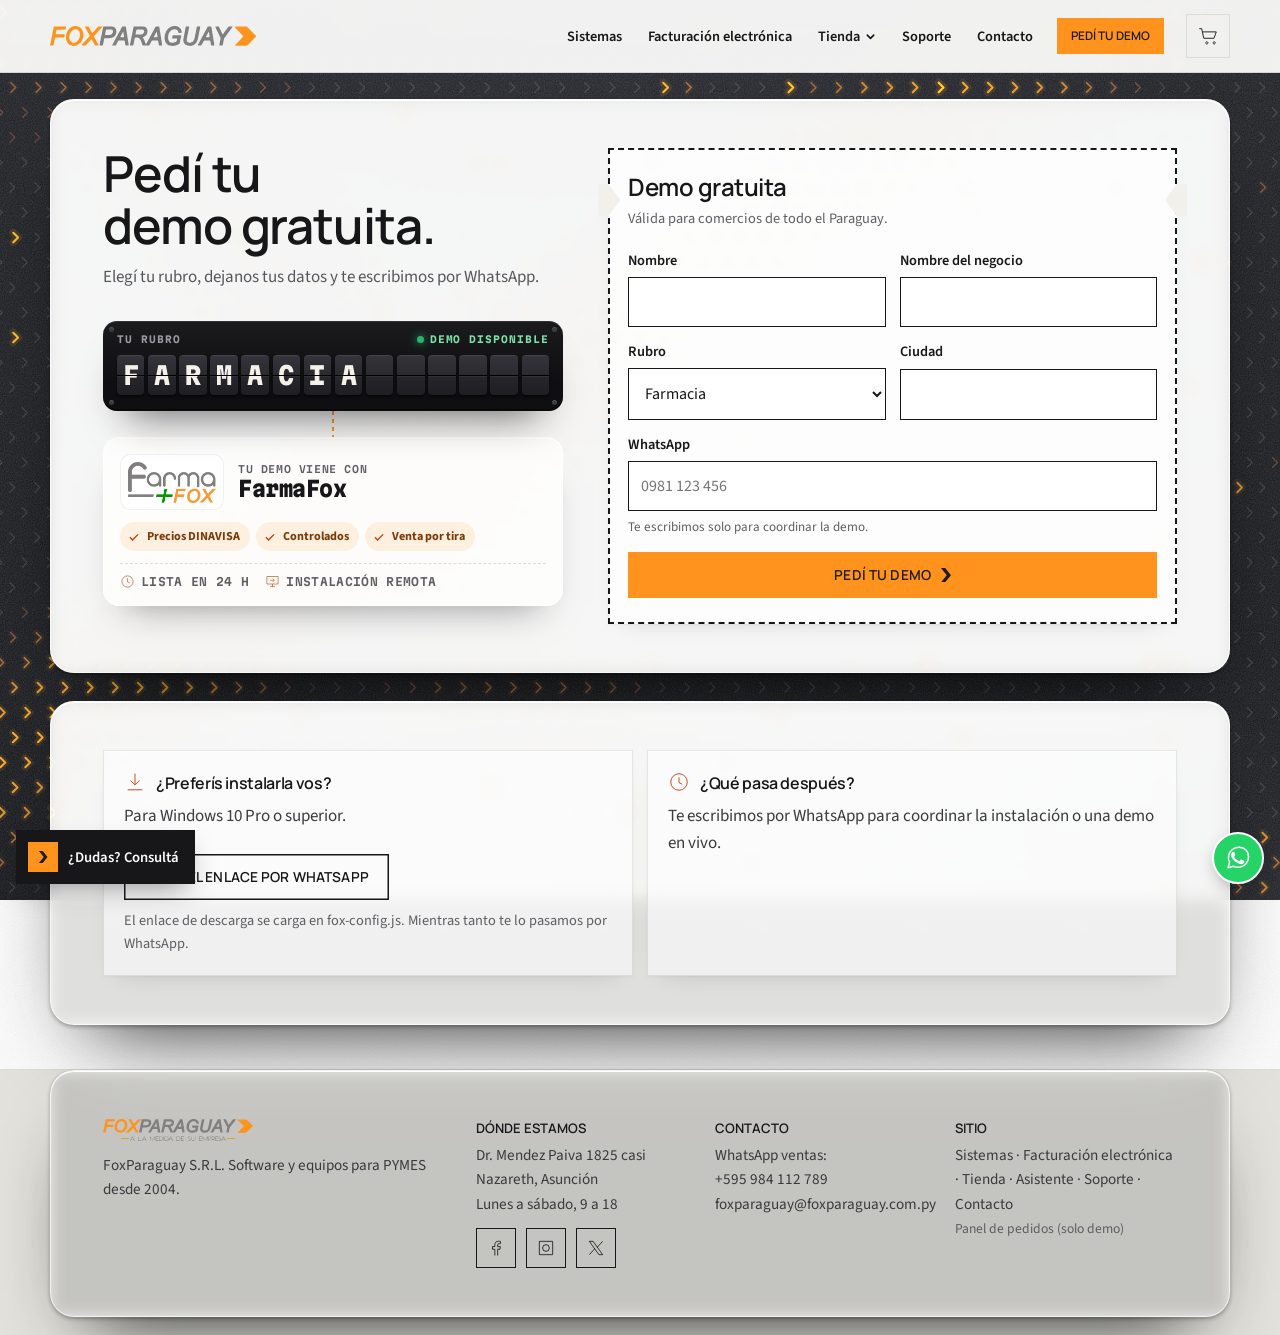
<file: demo/index.html>
<!doctype html>
<html lang="es-PY">
<head>
<meta charset="utf-8">
<meta name="viewport" content="width=device-width, initial-scale=1">
<title>Pedí tu demo gratuita | FoxParaguay</title>
<meta name="description" content="Dejanos tu nombre, negocio, rubro, ciudad y WhatsApp y un comercial te contacta para mostrarte el sistema de gestión para tu negocio.">
<link rel="canonical" href="https://foxparaguay.com.py/demo/">
<meta property="og:type" content="website">
<meta property="og:locale" content="es_PY">
<meta property="og:site_name" content="FoxParaguay">
<meta property="og:title" content="Pedí tu demo gratuita | FoxParaguay">
<meta property="og:description" content="Dejanos tu nombre, negocio, rubro, ciudad y WhatsApp y un comercial te contacta para mostrarte el sistema de gestión para tu negocio.">
<meta property="og:url" content="https://foxparaguay.com.py/demo/">
<meta property="og:image" content="https://foxparaguay.com.py/assets/img/og-foxparaguay.jpg">
<meta name="twitter:card" content="summary_large_image">
<meta name="theme-color" content="#FF931E">
<link rel="icon" href="../favicon.ico" sizes="any">
<link rel="icon" type="image/png" sizes="32x32" href="../assets/img/icons/favicon-32.png">
<link rel="apple-touch-icon" href="../assets/img/icons/apple-touch-icon.png">
<link rel="preconnect" href="https://fonts.googleapis.com">
<link rel="preconnect" href="https://fonts.gstatic.com" crossorigin>
<link rel="stylesheet" href="https://fonts.googleapis.com/css2?family=Manrope:wght@400;500;600;700&family=Source+Sans+3:wght@400;500;600;700&family=Martian+Mono:wdth,wght@75..112.5,400..800&display=swap">
<link rel="stylesheet" href="../assets/css/fox.css?v=2026102537">
<script src="../assets/js/fox-config.js?v=2026102537"></script>
<script>/* Intro: se decide antes de pintar para que el sitio no parpadee. */
(function(d){try{var c=window.FOX_CONFIG&&FOX_CONFIG.intro;if(c&&c.activa===false)return;if(sessionStorage.getItem("foxIntro"))return;d.classList.add("fx-intro")}catch(e){}})(document.documentElement);</script>
<script src="../assets/js/fox-intro.js?v=2026102537" defer></script>
<script>/* Animaciones de entrada: solo si el sistema no pidió menos movimiento. Red de seguridad a los 3,5 s. */
(function(d){if(matchMedia("(prefers-reduced-motion: reduce)").matches)return;d.classList.add("mo");setTimeout(function(){d.classList.add("mo-done")},3500)})(document.documentElement);</script>
<script type="application/ld+json">{"@context": "https://schema.org", "@graph": [{"@type": "LocalBusiness", "@id": "https://foxparaguay.com.py/#negocio", "name": "FoxParaguay S.R.L.", "url": "https://foxparaguay.com.py/", "logo": "https://foxparaguay.com.py/assets/img/logo/foxparaguay-color.png", "image": "https://foxparaguay.com.py/assets/img/og-foxparaguay.jpg", "telephone": "+595984112789", "email": "foxparaguay@foxparaguay.com.py", "foundingDate": "2004", "address": {"@type": "PostalAddress", "streetAddress": "Dr. Mendez Paiva 1825 casi Nazareth", "addressLocality": "Asunción", "addressCountry": "PY"}, "openingHoursSpecification": [{"@type": "OpeningHoursSpecification", "dayOfWeek": ["Monday", "Tuesday", "Wednesday", "Thursday", "Friday", "Saturday"], "opens": "09:00", "closes": "18:00"}]}]}</script>
<!-- Meta Pixel: pegar acá el código base cuando esté el ID (ver README.txt, MEDICIÓN). -->
</head>
<body data-root="../" data-page="demo">
<svg class="sprite" aria-hidden="true" focusable="false" width="0" height="0" style="position:absolute" fill="none" stroke="currentColor" stroke-width="1.75" stroke-linecap="square" stroke-linejoin="miter"><symbol id="i-barcode" viewBox="0 0 24 24"><path d="M3 5v14M6 5v14M9.5 5v10M12.5 5v14M15.5 5v10M18 5v14M21 5v14M9.5 19h0M15.5 19h0"/></symbol><symbol id="i-scale" viewBox="0 0 24 24"><path d="M4 20h16M6.5 20l1.5-8h8l1.5 8M12 12V8M7 8h10M9.5 16h5"/></symbol><symbol id="i-printer" viewBox="0 0 24 24"><path d="M7 8V3h10v5M3 8h18v8h-3.5M6.5 16H3V8M7 12.5h10V21l-2.5-1.5L12 21l-2.5-1.5L7 21zM17.5 11h0"/></symbol><symbol id="i-receipt" viewBox="0 0 24 24"><path d="M6 3h12v18l-2-1.4-2 1.4-2-1.4-2 1.4-2-1.4L6 21zM9 8h6M9 12h6M9 16h3"/></symbol><symbol id="i-sifen" viewBox="0 0 24 24"><path d="M14 3H5v18h14V8zM14 3v5h5M8.5 14.5l2.5 2.5 4.5-5"/></symbol><symbol id="i-bell" viewBox="0 0 24 24"><path d="M6 17v-6a6 6 0 0 1 12 0v6l2 2H4zM10 22h4"/></symbol><symbol id="i-chart" viewBox="0 0 24 24"><path d="M4 3v17h17M8 16v-4M12 16V8M16 16v-6M20 16V6"/></symbol><symbol id="i-box" viewBox="0 0 24 24"><path d="M3 7.5L12 3l9 4.5-9 4.5zM3 7.5v9L12 21l9-4.5v-9M12 12v9"/></symbol><symbol id="i-cash" viewBox="0 0 24 24"><path d="M3 6.5h18v11H3zM12 9.5a2.5 2.5 0 1 1 0 5 2.5 2.5 0 0 1 0-5zM6.5 12h0M17.5 12h0"/></symbol><symbol id="i-headset" viewBox="0 0 24 24"><path d="M4 14v-2a8 8 0 0 1 16 0v2M4 14h3.5v6H4zM16.5 14H20v6h-3.5M20 20c0 1.5-1.5 2-3 2h-3"/></symbol><symbol id="i-remote" viewBox="0 0 24 24"><path d="M3 4h18v12H3zM8 20h8M12 16v4M8 10h6.5M12.5 7.5L15 10l-2.5 2.5"/></symbol><symbol id="i-pharmacy" viewBox="0 0 24 24"><path d="M9 3h6v6h6v6h-6v6H9v-6H3V9h6z"/></symbol><symbol id="i-paw" viewBox="0 0 24 24"><path d="M7 10a1.6 1.6 0 1 0 0-3.2A1.6 1.6 0 0 0 7 10zM17 10a1.6 1.6 0 1 0 0-3.2 1.6 1.6 0 0 0 0 3.2zM10 6.5a1.6 1.6 0 1 0 0-3.2 1.6 1.6 0 0 0 0 3.2zM14 6.5a1.6 1.6 0 1 0 0-3.2 1.6 1.6 0 0 0 0 3.2zM12 11.5c-3 0-5.5 4-5.5 6.3 0 1.9 1.4 2.7 2.8 2.7 1 0 1.7-.5 2.7-.5s1.7.5 2.7.5c1.4 0 2.8-.8 2.8-2.7 0-2.3-2.5-6.3-5.5-6.3z"/></symbol><symbol id="i-car" viewBox="0 0 24 24"><path d="M3 16.5v-4.5l2.2-5h13.6l2.2 5v4.5zM4 16.5v3h3v-3M17 16.5v3h3v-3M3 12h18M7 14.5h0M17 14.5h0"/></symbol><symbol id="i-cart" viewBox="0 0 24 24"><path d="M2.5 4h2.5l2.4 11h11.2L21 7.5H6M9 20.5h0M18 20.5h0"/></symbol><symbol id="i-store" viewBox="0 0 24 24"><path d="M4 10.5V20h16v-9.5M3 4h18l-1.2 6.5H4.2zM9.5 20v-5.5h5V20"/></symbol><symbol id="i-sync" viewBox="0 0 24 24"><path d="M20 11A8 8 0 0 0 5.6 6.4L4 8M4 3.5V8h4.5M4 13a8 8 0 0 0 14.4 4.6L20 16M20 20.5V16h-4.5"/></symbol><symbol id="i-qr" viewBox="0 0 24 24"><path d="M4 4h6v6H4zM14 4h6v6h-6zM4 14h6v6H4zM14 14h2.5v2.5H14zM18 18h2v2h-2zM18 14h2M14 18.5v1.5M7 7h0M17 7h0M7 17h0"/></symbol><symbol id="i-clock" viewBox="0 0 24 24"><path d="M12 3a9 9 0 1 1 0 18 9 9 0 0 1 0-18zM12 7v5.5l3.5 2"/></symbol><symbol id="i-user" viewBox="0 0 24 24"><path d="M12 12a4 4 0 1 0 0-8 4 4 0 0 0 0 8zM4 21c0-4 3.6-6 8-6s8 2 8 6"/></symbol><symbol id="i-pin" viewBox="0 0 24 24"><path d="M12 21.5s-7-6.2-7-12a7 7 0 0 1 14 0c0 5.8-7 12-7 12zM12 12a2.5 2.5 0 1 0 0-5 2.5 2.5 0 0 0 0 5z"/></symbol><symbol id="i-download" viewBox="0 0 24 24"><path d="M12 3v12M7 10.5l5 4.5 5-4.5M4 20.5h16"/></symbol><symbol id="i-shield" viewBox="0 0 24 24"><path d="M12 3l8 3v6c0 5-3.6 8-8 9.5C7.6 20 4 17 4 12V6zM8.8 12.2l2.2 2.2 4.2-4.4"/></symbol><symbol id="i-search" viewBox="0 0 24 24"><path d="M10.5 18a7.5 7.5 0 1 0 0-15 7.5 7.5 0 0 0 0 15zM21 21l-5.2-5.2"/></symbol><symbol id="i-tag" viewBox="0 0 24 24"><path d="M3 3h8.5L21 12.5 12.5 21 3 11.5zM7.5 7.5h0"/></symbol><symbol id="i-chat" viewBox="0 0 24 24"><path d="M4 4h16v12H9.5L4 20.5zM8 9h8M8 12.5h5"/></symbol><symbol id="i-monitor" viewBox="0 0 24 24"><path d="M3 4h18v12.5H3zM9 21h6M12 16.5V21"/></symbol><symbol id="i-laptop" viewBox="0 0 24 24"><path d="M5 5h14v10H5zM2.5 18.5h19L20 15H4z"/></symbol><symbol id="i-plug" viewBox="0 0 24 24"><path d="M9 3v5M15 3v5M6.5 8h11v3a5.5 5.5 0 0 1-11 0zM12 16.5V21"/></symbol><symbol id="i-x" viewBox="0 0 24 24"><path d="M5 5l14 14M19 5L5 19"/></symbol><symbol id="i-spark" viewBox="0 0 24 24"><path d="M12 3v5M12 16v5M3 12h5M16 12h5M6 6l3 3M15 15l3 3M18 6l-3 3M9 15l-3 3"/></symbol><symbol id="i-chip" viewBox="0 0 24 24"><path d="M7 7h10v10H7zM10 10h4v4h-4zM9.5 3v4M14.5 3v4M9.5 17v4M14.5 17v4M3 9.5h4M3 14.5h4M17 9.5h4M17 14.5h4"/></symbol><symbol id="i-drive" viewBox="0 0 24 24"><path d="M3 13.5l3-8.5h12l3 8.5v5.5H3zM3 13.5h18M16.5 16.5h0M13.5 16.5h0"/></symbol><symbol id="i-battery" viewBox="0 0 24 24"><path d="M3 7h15v10H3zM18 10h3v4h-3M7 10v4M10.5 10v4"/></symbol><symbol id="i-mouse" viewBox="0 0 24 24"><path d="M12 3a6 6 0 0 1 6 6v6a6 6 0 0 1-12 0V9a6 6 0 0 1 6-6zM12 3v6M6 9h12"/></symbol><symbol id="i-cable" viewBox="0 0 24 24"><path d="M7 3v5M11 3v5M5 8h8v4a4 4 0 0 1-8 0zM9 16v2a3 3 0 0 0 3 3h4a3 3 0 0 0 3-3V8"/></symbol><symbol id="i-wifi" viewBox="0 0 24 24"><path d="M2.5 9a14 14 0 0 1 19 0M5.5 12.5a9.5 9.5 0 0 1 13 0M8.5 16a5 5 0 0 1 7 0M12 19.5h0"/></symbol><symbol id="i-mount" viewBox="0 0 24 24"><path d="M4 4h7v16H4zM11 12h9M17 9l3 3-3 3"/></symbol><symbol id="i-gamepad" viewBox="0 0 24 24"><path d="M7 8h10a4 4 0 0 1 4 4l.5 4.5a2 2 0 0 1-3.6 1.4L15.5 15h-7l-2.4 2.9a2 2 0 0 1-3.6-1.4L3 12a4 4 0 0 1 4-4zM7.5 10.5v3M6 12h3M15.5 11.5h0M17.5 13h0"/></symbol><symbol id="i-grid" viewBox="0 0 24 24"><path d="M4 4h7v7H4zM13 4h7v7h-7zM4 13h7v7H4zM13 13h7v7h-7z"/></symbol><symbol id="i-eye" viewBox="0 0 24 24"><path d="M2.5 12S6 5.5 12 5.5 21.5 12 21.5 12 18 18.5 12 18.5 2.5 12 2.5 12zM12 15a3 3 0 1 0 0-6 3 3 0 0 0 0 6z"/></symbol><symbol id="i-phone" viewBox="0 0 24 24"><path d="M5 3h4l2 5-2.5 1.5a11 11 0 0 0 6 6L16 13l5 2v4a2 2 0 0 1-2 2A17 17 0 0 1 3 5a2 2 0 0 1 2-2z"/></symbol><symbol id="i-mail" viewBox="0 0 24 24"><path d="M3 5h18v14H3zM3 5l9 7.5L21 5"/></symbol><symbol id="i-facebook" viewBox="0 0 24 24"><path d="M14 21v-7.5h2.8l.4-3.2H14V8.4c0-.9.3-1.6 1.6-1.6h1.7V4a22 22 0 0 0-2.5-.1c-2.5 0-4.2 1.5-4.2 4.3v2.1H7.8v3.2h2.8V21"/></symbol><symbol id="i-instagram" viewBox="0 0 24 24"><path d="M4 4h16v16H4zM12 16a4 4 0 1 0 0-8 4 4 0 0 0 0 8zM17 7h0"/></symbol><symbol id="i-xlogo" viewBox="0 0 24 24"><path d="M4 4h4.5L20 20h-4.5zM20 4l-6.6 7.2M4 20l6.6-7.2"/></symbol><symbol id="i-copy" viewBox="0 0 24 24"><path d="M8 8h12v12H8zM4 16V4h12"/></symbol><symbol id="i-route" viewBox="0 0 24 24"><path d="M6 19a2 2 0 1 0 0-.01M18 7a2 2 0 1 0 0-.01M6 17V11a4 4 0 0 1 4-4h6"/></symbol><symbol id="i-cartb" viewBox="0 0 24 24"><path d="M2.5 4h2.6l2.3 10.5h11.1L21 7.5H6.2M9.5 19.5a1.2 1.2 0 1 0 0-.01M17.5 19.5a1.2 1.2 0 1 0 0-.01"/></symbol><symbol id="i-down" viewBox="0 0 24 24"><path d="M6 9l6 6 6-6"/></symbol><symbol id="i-plus" viewBox="0 0 24 24"><path d="M12 5v14M5 12h14"/></symbol><symbol id="i-minus" viewBox="0 0 24 24"><path d="M5 12h14"/></symbol><symbol id="i-trash" viewBox="0 0 24 24"><path d="M4 7h16M9 7V4h6v3M6.5 7l1 13h9l1-13"/></symbol><symbol id="i-ticket" viewBox="0 0 24 24"><path d="M3 7h18v3a2 2 0 0 0 0 4v3H3v-3a2 2 0 0 0 0-4zM14 7v10"/></symbol><symbol id="i-check" viewBox="0 0 24 24"><path d="M5 12.5l4.5 4.5L19 7.5"/></symbol><symbol id="i-card" viewBox="0 0 24 24"><path d="M3 6h18v12H3zM3 10h18M6.5 14.5h4"/></symbol><symbol id="i-cheese" viewBox="0 0 24 24"><path d="M3 16.5 13 7l8 4.5v5zM3 16.5h18v2.5H3zM9 13.5h0M15.5 13h0M12.5 17.8h0"/></symbol><symbol id="i-bottle" viewBox="0 0 24 24"><path d="M10 2.5h4v3l1.8 2.8V20a1 1 0 0 1-1 1H9.2a1 1 0 0 1-1-1V8.3L10 5.5zM8.2 11.5h7.6M8.2 16h7.6"/></symbol><symbol id="i-bread" viewBox="0 0 24 24"><path d="M3.5 11a4.5 4.5 0 0 1 4.5-4.5h8A4.5 4.5 0 0 1 20.5 11a2 2 0 0 1-2 2v6h-13v-6a2 2 0 0 1-2-2zM9.5 13v3M14.5 13v3"/></symbol><symbol id="i-wapp" viewBox="0 0 24 24"><path d="M12 3.2a8.6 8.6 0 0 0-7.4 13l-1.2 4.4 4.5-1.2A8.6 8.6 0 1 0 12 3.2zM8.8 8.3c.3-.6.6-.6.9-.6h.6c.2 0 .4.1.6.5l.8 1.9c.1.2.1.4 0 .6l-.5.7c-.1.2-.1.4 0 .6.6 1.1 1.5 2 2.6 2.6.2.1.4.1.6 0l.7-.6c.2-.1.4-.2.6-.1l1.9.9c.3.1.4.3.4.5 0 .6-.2 1.2-.7 1.6-.6.5-1.5.6-2.4.3-2.6-.9-4.6-2.9-5.6-5.4-.4-1-.2-2.2.3-2.9z"/></symbol><symbol id="i-play" viewBox="0 0 24 24"><path d="M8 5.5v13l10.5-6.5z"/></symbol></svg>
<div class="pagebg" data-bg="page" aria-hidden="true"></div>
<a class="skip" href="#contenido">Saltar al contenido</a>
<header class="hdr gut">
  <div class="max">
    <a href="../index.html"><img class="logo" src="../assets/img/logo/foxparaguay-color-reducido.svg" alt="FOXPARAGUAY, ir al inicio" width="609" height="57"></a>
    <nav aria-label="Principal"><a href="../sistemas/index.html"><span>Sistemas</span><svg class="nav-ic" viewBox="0 0 24 24" aria-hidden="true"><path pathLength="1" d="M3.5 5.5h17v13h-17z"/><path pathLength="1" d="M3.5 9h17"/><path pathLength="1" d="M8 11.8l2.6 2.2L8 16.2"/><path pathLength="1" d="M12 11.8l2.6 2.2-2.6 2.2"/></svg></a><a href="../facturacion-electronica/index.html"><span>Facturación electrónica</span><svg class="nav-ic" viewBox="0 0 24 24" aria-hidden="true"><path pathLength="1" d="M6.5 3.5h11v16l-1.8-1.3-1.9 1.3-1.8-1.3-1.8 1.3-1.9-1.3-1.8 1.3z"/><path pathLength="1" d="M9.3 10.6l1.9 1.9 3.6-3.8"/></svg></a><div class="nav-shop" data-shop><a href="../tienda/index.html" aria-haspopup="true" aria-expanded="false" aria-controls="mega">Tienda<svg class="nav-dn" viewBox="0 0 12 12" aria-hidden="true"><path d="M2.5 4.5L6 8l3.5-3.5"/></svg></a><div class="mega" id="mega" role="region" aria-label="Categorías de la tienda"><div class="mega-in"><div class="mg-top"><span>Categorías</span><a class="mg-all" href="../tienda/index.html">Ver toda la tienda <span class="chev"></span></a></div><div class="mg-cols"><div class="mg-col"><b class="mg-h"><svg class="ic" aria-hidden="true" focusable="false"><use href="#i-cash"/></svg>Punto de venta</b><ul><li><a href="../tienda/index.html#c=lectores"><svg class="ic" aria-hidden="true" focusable="false"><use href="#i-barcode"/></svg><span>Lectores de código de barras</span><small>3</small></a></li><li><a href="../tienda/index.html#c=balanzas"><svg class="ic" aria-hidden="true" focusable="false"><use href="#i-scale"/></svg><span>Balanzas</span><small>3</small></a></li><li><a href="../tienda/index.html#c=impresoras"><svg class="ic" aria-hidden="true" focusable="false"><use href="#i-printer"/></svg><span>Impresoras</span><small>14</small></a></li><li><a href="../tienda/index.html#c=cajas"><svg class="ic" aria-hidden="true" focusable="false"><use href="#i-cash"/></svg><span>Cajas registradoras</span><small>2</small></a></li><li><a href="../tienda/index.html#c=reloj"><svg class="ic" aria-hidden="true" focusable="false"><use href="#i-clock"/></svg><span>Reloj marcador</span><small>1</small></a></li><li><a href="../tienda/index.html#c=insumos"><svg class="ic" aria-hidden="true" focusable="false"><use href="#i-receipt"/></svg><span>Insumos</span><small>6</small></a></li></ul></div><div class="mg-col"><b class="mg-h"><svg class="ic" aria-hidden="true" focusable="false"><use href="#i-monitor"/></svg>Computación</b><ul><li><a href="../tienda/index.html#c=notebooks"><svg class="ic" aria-hidden="true" focusable="false"><use href="#i-laptop"/></svg><span>Notebooks</span><small>5</small></a></li><li><a href="../tienda/index.html#c=gaming"><svg class="ic" aria-hidden="true" focusable="false"><use href="#i-gamepad"/></svg><span>Gaming</span><small>2</small></a></li><li><a href="../tienda/index.html#c=componentes"><svg class="ic" aria-hidden="true" focusable="false"><use href="#i-chip"/></svg><span>Componentes</span><small>11</small></a></li><li><a href="../tienda/index.html#c=almacenamiento"><svg class="ic" aria-hidden="true" focusable="false"><use href="#i-drive"/></svg><span>Almacenamiento</span><small>4</small></a></li><li><a href="../tienda/index.html#c=monitores"><svg class="ic" aria-hidden="true" focusable="false"><use href="#i-monitor"/></svg><span>Monitores y TV</span><small>6</small></a></li><li><a href="../tienda/index.html#c=ups"><svg class="ic" aria-hidden="true" focusable="false"><use href="#i-plug"/></svg><span>UPS</span><small>2</small></a></li></ul></div><div class="mg-col"><b class="mg-h"><svg class="ic" aria-hidden="true" focusable="false"><use href="#i-mouse"/></svg>Accesorios y redes</b><ul><li><a href="../tienda/index.html#c=accesorios"><svg class="ic" aria-hidden="true" focusable="false"><use href="#i-mouse"/></svg><span>Accesorios</span><small>13</small></a></li><li><a href="../tienda/index.html#c=adaptadores"><svg class="ic" aria-hidden="true" focusable="false"><use href="#i-sync"/></svg><span>Adaptadores y conversores</span><small>4</small></a></li><li><a href="../tienda/index.html#c=cables"><svg class="ic" aria-hidden="true" focusable="false"><use href="#i-cable"/></svg><span>Cables</span><small>0</small></a></li><li><a href="../tienda/index.html#c=baterias"><svg class="ic" aria-hidden="true" focusable="false"><use href="#i-battery"/></svg><span>Baterías y cargadores</span><small>0</small></a></li><li><a href="../tienda/index.html#c=redes"><svg class="ic" aria-hidden="true" focusable="false"><use href="#i-wifi"/></svg><span>Redes e internet</span><small>2</small></a></li><li><a href="../tienda/index.html#c=soportes"><svg class="ic" aria-hidden="true" focusable="false"><use href="#i-mount"/></svg><span>Soportes</span><small>1</small></a></li><li><a href="../tienda/index.html#c=otros"><svg class="ic" aria-hidden="true" focusable="false"><use href="#i-box"/></svg><span>Otros</span><small>5</small></a></li></ul></div></div></div></div></div><a href="../soporte/index.html"><span>Soporte</span><svg class="nav-ic" viewBox="0 0 24 24" aria-hidden="true"><path pathLength="1" d="M12 4a8 8 0 1 1 0 16a8 8 0 1 1 0-16z"/><path pathLength="1" d="M12 8.6a3.4 3.4 0 1 1 0 6.8a3.4 3.4 0 1 1 0-6.8z"/><path pathLength="1" d="M6.4 6.4l3.2 3.2"/><path pathLength="1" d="M17.6 6.4l-3.2 3.2"/><path pathLength="1" d="M6.4 17.6l3.2-3.2"/><path pathLength="1" d="M17.6 17.6l-3.2-3.2"/></svg></a><a href="../contacto/index.html"><span>Contacto</span><svg class="nav-ic" viewBox="0 0 24 24" aria-hidden="true"><path pathLength="1" d="M3.5 11.2l17-7.2-6.4 16.5-3-6.4z"/><path pathLength="1" d="M11.1 14.1l9.4-10.1"/></svg></a></nav>
    <a class="btn demo" href="#demo">Pedí tu demo</a>
    <button class="cart-btn" id="cart-btn" type="button" aria-label="Abrir carrito" aria-controls="cart"><svg class="ic" aria-hidden="true" focusable="false"><use href="#i-cartb"/></svg><span class="cart-n" id="cart-n" hidden>0</span></button>
    <button class="menu" id="menu" type="button" aria-expanded="false" aria-controls="drawer" aria-label="Abrir menú"><span></span></button>
  </div>
  <div class="max drawer" id="drawer" hidden>
    <a href="../sistemas/index.html">Sistemas <span class="chev"></span></a><a href="../facturacion-electronica/index.html">Facturación electrónica <span class="chev"></span></a><details class="dr-shop"><summary>Tienda <span class="chev"></span></summary><div class="dr-cats"><div class="mg-col"><b class="mg-h"><svg class="ic" aria-hidden="true" focusable="false"><use href="#i-cash"/></svg>Punto de venta</b><ul><li><a href="../tienda/index.html#c=lectores"><svg class="ic" aria-hidden="true" focusable="false"><use href="#i-barcode"/></svg><span>Lectores de código de barras</span><small>3</small></a></li><li><a href="../tienda/index.html#c=balanzas"><svg class="ic" aria-hidden="true" focusable="false"><use href="#i-scale"/></svg><span>Balanzas</span><small>3</small></a></li><li><a href="../tienda/index.html#c=impresoras"><svg class="ic" aria-hidden="true" focusable="false"><use href="#i-printer"/></svg><span>Impresoras</span><small>14</small></a></li><li><a href="../tienda/index.html#c=cajas"><svg class="ic" aria-hidden="true" focusable="false"><use href="#i-cash"/></svg><span>Cajas registradoras</span><small>2</small></a></li><li><a href="../tienda/index.html#c=reloj"><svg class="ic" aria-hidden="true" focusable="false"><use href="#i-clock"/></svg><span>Reloj marcador</span><small>1</small></a></li><li><a href="../tienda/index.html#c=insumos"><svg class="ic" aria-hidden="true" focusable="false"><use href="#i-receipt"/></svg><span>Insumos</span><small>6</small></a></li></ul></div><div class="mg-col"><b class="mg-h"><svg class="ic" aria-hidden="true" focusable="false"><use href="#i-monitor"/></svg>Computación</b><ul><li><a href="../tienda/index.html#c=notebooks"><svg class="ic" aria-hidden="true" focusable="false"><use href="#i-laptop"/></svg><span>Notebooks</span><small>5</small></a></li><li><a href="../tienda/index.html#c=gaming"><svg class="ic" aria-hidden="true" focusable="false"><use href="#i-gamepad"/></svg><span>Gaming</span><small>2</small></a></li><li><a href="../tienda/index.html#c=componentes"><svg class="ic" aria-hidden="true" focusable="false"><use href="#i-chip"/></svg><span>Componentes</span><small>11</small></a></li><li><a href="../tienda/index.html#c=almacenamiento"><svg class="ic" aria-hidden="true" focusable="false"><use href="#i-drive"/></svg><span>Almacenamiento</span><small>4</small></a></li><li><a href="../tienda/index.html#c=monitores"><svg class="ic" aria-hidden="true" focusable="false"><use href="#i-monitor"/></svg><span>Monitores y TV</span><small>6</small></a></li><li><a href="../tienda/index.html#c=ups"><svg class="ic" aria-hidden="true" focusable="false"><use href="#i-plug"/></svg><span>UPS</span><small>2</small></a></li></ul></div><div class="mg-col"><b class="mg-h"><svg class="ic" aria-hidden="true" focusable="false"><use href="#i-mouse"/></svg>Accesorios y redes</b><ul><li><a href="../tienda/index.html#c=accesorios"><svg class="ic" aria-hidden="true" focusable="false"><use href="#i-mouse"/></svg><span>Accesorios</span><small>13</small></a></li><li><a href="../tienda/index.html#c=adaptadores"><svg class="ic" aria-hidden="true" focusable="false"><use href="#i-sync"/></svg><span>Adaptadores y conversores</span><small>4</small></a></li><li><a href="../tienda/index.html#c=cables"><svg class="ic" aria-hidden="true" focusable="false"><use href="#i-cable"/></svg><span>Cables</span><small>0</small></a></li><li><a href="../tienda/index.html#c=baterias"><svg class="ic" aria-hidden="true" focusable="false"><use href="#i-battery"/></svg><span>Baterías y cargadores</span><small>0</small></a></li><li><a href="../tienda/index.html#c=redes"><svg class="ic" aria-hidden="true" focusable="false"><use href="#i-wifi"/></svg><span>Redes e internet</span><small>2</small></a></li><li><a href="../tienda/index.html#c=soportes"><svg class="ic" aria-hidden="true" focusable="false"><use href="#i-mount"/></svg><span>Soportes</span><small>1</small></a></li><li><a href="../tienda/index.html#c=otros"><svg class="ic" aria-hidden="true" focusable="false"><use href="#i-box"/></svg><span>Otros</span><small>5</small></a></li></ul></div><a class="mg-all" href="../tienda/index.html">Ver toda la tienda <span class="chev"></span></a></div></details><a href="../soporte/index.html">Soporte para clientes <span class="chev"></span></a><a href="../contacto/index.html">Contacto <span class="chev"></span></a><a href="#demo">Pedí tu demo <span class="chev"></span></a>
  </div>
</header>
<main id="contenido">
<section class="gut" id="demo"><div class="max demo-wrap">
  <div>
    <h1>Pedí tu demo gratuita.</h1>
    <p class="sub">Elegí tu rubro, dejanos tus datos y te escribimos por WhatsApp.</p>
    <div class="df" data-board='[{"k": "farmacia", "t": "FARMACIA", "img": "../assets/img/marcas/farmafox.webp", "s": "FarmaFox", "f": ["Precios DINAVISA", "Controlados", "Venta por tira"]}, {"k": "minimarket", "t": "MINIMARKET", "img": "../assets/img/marcas/puntoshop.webp", "s": "PuntoShop", "f": ["Lectura de balanza", "25.000 productos", "Arqueo por WhatsApp"]}, {"k": "veterinaria", "t": "VETERINARIA", "img": "../assets/img/marcas/veterfox.svg", "s": "VeterFox", "f": ["Historia clínica", "Vacunas por WhatsApp", "Internación"]}, {"k": "ferreteria", "t": "FERRETERÍA", "img": "../assets/img/marcas/puntoshop.webp", "s": "PuntoShop", "f": ["Miles de códigos", "Cuentas corrientes", "300+ reportes"]}, {"k": "restaurante", "t": "RESTAURANTE", "img": "../assets/img/marcas/puntoshop.webp", "s": "PuntoShop", "f": ["Mesas y comandas", "Cocina y barra", "Pantalla táctil"]}, {"k": "autos", "t": "PLAYA DE AUTOS", "img": "../assets/img/marcas/motorfox.svg", "s": "MotorFox", "f": ["Stock de vehículos", "Pagarés", "Cuentas de clientes"]}, {"k": "bodega", "t": "BODEGA", "img": "../assets/img/marcas/puntoshop.webp", "s": "PuntoShop", "f": ["Stock mínimo", "Facturación rápida", "Arqueo por WhatsApp"]}, {"k": "libreria", "t": "LIBRERÍA", "img": "../assets/img/marcas/puntoshop.webp", "s": "PuntoShop", "f": ["Stock por artículo", "Ofertas", "Reportes por período"]}, {"k": "distribuidora", "t": "DISTRIBUIDORA", "img": "../assets/img/marcas/puntoshop.webp", "s": "PuntoShop", "f": ["Mayorista y minorista", "Cuentas corrientes", "Libro IVA"]}, {"k": "repuestos", "t": "REPUESTOS", "img": "../assets/img/marcas/puntoshop.webp", "s": "PuntoShop", "f": ["Búsqueda rápida", "Stock", "Cuentas de clientes"]}]' aria-hidden="true">
  <div class="df-board">
    <div class="df-head"><span>Tu rubro</span><span class="df-led"><i></i>Demo disponible</span></div>
    <div class="df-row"><span class="fl"><span class="fl-t">F</span><span class="fl-b">F</span></span><span class="fl"><span class="fl-t">A</span><span class="fl-b">A</span></span><span class="fl"><span class="fl-t">R</span><span class="fl-b">R</span></span><span class="fl"><span class="fl-t">M</span><span class="fl-b">M</span></span><span class="fl"><span class="fl-t">A</span><span class="fl-b">A</span></span><span class="fl"><span class="fl-t">C</span><span class="fl-b">C</span></span><span class="fl"><span class="fl-t">I</span><span class="fl-b">I</span></span><span class="fl"><span class="fl-t">A</span><span class="fl-b">A</span></span><span class="fl"><span class="fl-t"> </span><span class="fl-b"> </span></span><span class="fl"><span class="fl-t"> </span><span class="fl-b"> </span></span><span class="fl"><span class="fl-t"> </span><span class="fl-b"> </span></span><span class="fl"><span class="fl-t"> </span><span class="fl-b"> </span></span><span class="fl"><span class="fl-t"> </span><span class="fl-b"> </span></span><span class="fl"><span class="fl-t"> </span><span class="fl-b"> </span></span></div>
    <div class="df-screws"><i></i><i></i><i></i><i></i></div>
  </div>
  <div class="df-link"><span></span></div>
  <div class="df-card">
    <div class="df-logo"><img src="../assets/img/marcas/farmafox.webp" alt=""></div>
    <div class="df-tx"><small>Tu demo viene con</small><b class="df-sys">FarmaFox</b></div>
    <ul class="df-chips"><li><svg class="ic" aria-hidden="true" focusable="false"><use href="#i-check"/></svg><span>Precios DINAVISA</span></li><li><svg class="ic" aria-hidden="true" focusable="false"><use href="#i-check"/></svg><span>Controlados</span></li><li><svg class="ic" aria-hidden="true" focusable="false"><use href="#i-check"/></svg><span>Venta por tira</span></li></ul>
    <div class="df-foot"><span><svg class="ic" aria-hidden="true" focusable="false"><use href="#i-clock"/></svg>Lista en 24 h</span><span><svg class="ic" aria-hidden="true" focusable="false"><use href="#i-remote"/></svg>Instalación remota</span></div>
  </div>
</div>
  </div>
  <div class="coupon" id="coupon">
    <h2 style="font-size:1.5rem">Demo gratuita</h2>
    <span style="color:var(--termico);font-size:.9rem">Válida para comercios de todo el Paraguay.</span>
    <form id="f" novalidate>
      <div class="f"><label for="f-nombre">Nombre</label><input id="f-nombre" name="nombre" autocomplete="name" required><span class="err">Escribí tu nombre.</span></div>
      <div class="f"><label for="f-negocio">Nombre del negocio</label><input id="f-negocio" name="negocio" autocomplete="organization" required><span class="err">Escribí el nombre del negocio.</span></div>
      <div class="f"><label for="f-rubro">Rubro</label><select id="f-rubro" name="rubro" required>
        <option value="farmacia">Farmacia</option><option value="minimarket">Minimarket</option><option value="bodega">Bodega</option><option value="ferreteria">Ferretería</option><option value="libreria">Librería</option><option value="distribuidora">Distribuidora</option><option value="repuestos">Casa de repuestos</option><option value="restaurante">Restaurante</option><option value="veterinaria">Veterinaria</option><option value="autos">Playa de autos</option><option value="otro">Otro</option></select></div>
      <div class="f"><label for="f-ciudad">Ciudad</label><input id="f-ciudad" name="ciudad" autocomplete="address-level2" required><span class="err">Escribí tu ciudad.</span></div>
      <div class="f full"><label for="f-wa">WhatsApp</label><input id="f-wa" name="whatsapp" type="tel" inputmode="tel" autocomplete="tel" placeholder="0981 123 456" required><small>Te escribimos solo para coordinar la demo.</small><span class="err">Revisá el número: deben ser 9 o 10 dígitos.</span></div>
      <button class="btn demo" type="submit">Pedí tu demo <span class="chev"></span></button>
    </form>
    <div class="done" role="status"><b>Listo, recibimos tu pedido.</b>Un comercial te escribe por WhatsApp en horario de atención. En la web final este pedido entra al CRM.</div>
  </div>
</div></section>
<section class="gut"><div class="max split">
  <div class="box" data-spot>
    <h3><svg class="ic ic-h" aria-hidden="true" focusable="false"><use href="#i-download"/></svg>¿Preferís instalarla vos?</h3>
    <p>Para Windows 10 Pro o superior.</p>
    <a class="btn line" data-descarga="demo" href="#">Descargar la demo</a>
    <span class="note" data-descarga-nota hidden>El enlace de descarga se carga en fox-config.js. Mientras tanto te lo pasamos por WhatsApp.</span>
  </div>
  <div class="box" data-spot>
    <h3><svg class="ic ic-h" aria-hidden="true" focusable="false"><use href="#i-clock"/></svg>¿Qué pasa después?</h3>
    <p>Te escribimos por WhatsApp para coordinar la instalación o una demo en vivo.</p>
  </div>
</div></section>
</main>
<footer class="gut"><div class="max ftr">
  <div><img class="ftr-logo" src="../assets/img/logo/foxparaguay-color.svg" alt="FOXPARAGUAY · A la medida de su empresa" width="609" height="90" loading="lazy"><p style="margin:12px 0 0">FoxParaguay S.R.L. Software y equipos para PYMES desde 2004.</p></div>
  <div class="cols">
    <div><b>Dónde estamos</b><a href="../contacto/#ubicacion">Dr. Mendez Paiva 1825 casi Nazareth, Asunción</a><br>Lunes a sábado, 9 a 18<div class="socs socs-ftr"><a class="soc soc-sm" href="https://www.facebook.com/foxparaguay" target="_blank" rel="noopener" aria-label="FoxParaguay en Facebook"><svg class="ic" aria-hidden="true" focusable="false"><use href="#i-facebook"/></svg><span>Facebook</span></a><a class="soc soc-sm" href="https://www.instagram.com/foxparaguay/" target="_blank" rel="noopener" aria-label="FoxParaguay en Instagram"><svg class="ic" aria-hidden="true" focusable="false"><use href="#i-instagram"/></svg><span>Instagram</span></a><a class="soc soc-sm" href="https://twitter.com/foxparaguay" target="_blank" rel="noopener" aria-label="FoxParaguay en X (Twitter)"><svg class="ic" aria-hidden="true" focusable="false"><use href="#i-xlogo"/></svg><span>X (Twitter)</span></a></div></div>
    <div><b>Contacto</b><a data-whatsapp="ventas" href="../soporte/index.html">WhatsApp ventas: <span data-whatsapp="ventas" data-whatsapp-num>+595 984 112 789</span></a><br>foxparaguay@foxparaguay.com.py</div>
    <div><b>Sitio</b><a href="../sistemas/index.html">Sistemas</a> · <a href="../facturacion-electronica/index.html">Facturación electrónica</a> · <a href="../tienda/index.html">Tienda</a> · <a href="../agente/index.html">Asistente</a> · <a href="../soporte/index.html">Soporte</a> · <a href="../contacto/index.html">Contacto</a><br><a href="../leads-demo/index.html" class="team">Panel de pedidos (solo demo)</a></div>
  </div>
</div></footer>
<div class="chatp" id="chatp" hidden role="dialog" aria-label="Chat con FoxParaguay">
  <header><img src="../assets/img/logo/foxparaguay-negativo-reducido.svg" alt="FOXPARAGUAY"><span>Asistente</span><a class="full" href="../agente/index.html">Pantalla completa</a><button type="button" id="chat-x" aria-label="Cerrar chat">×</button></header>
  <div class="log" id="log" aria-live="polite"></div>
  <div class="quick" id="quick"><button type="button">Tengo una farmacia</button><button type="button">Tengo un minimarket</button><button type="button">¿Me toca la factura electrónica?</button></div>
  <form class="chatf" id="chatf"><label for="chat-in" class="sr">Tu mensaje</label><input id="chat-in" autocomplete="off" placeholder="Escribí tu consulta"><button type="submit" id="chat-send">Enviar</button></form>
</div>
<button class="chat" type="button" id="chat-open" aria-label="Abrir chat con el asistente"><i><span class="chev"></span></i><span id="chat-lbl">¿Dudas? Consultá</span></button>
<a class="wa-float" data-whatsapp="ventas" href="../soporte/index.html" aria-label="Escribinos por WhatsApp" title="WhatsApp ventas"><svg viewBox="0 0 32 32" width="24" height="24" aria-hidden="true" focusable="false"><path fill="none" stroke="currentColor" stroke-width="2" stroke-linejoin="round" d="M26.7 5.3a14 14 0 0 0-22 16.6L2.8 29l7.3-1.9A14 14 0 0 0 26.7 5.3Z"/><path fill="currentColor" d="M11.3 8.7c-.3-.7-.6-.7-.9-.7h-.8c-.3 0-.8.1-1.2.6-.4.5-1.5 1.5-1.5 3.6s1.5 4.1 1.7 4.4c.2.3 3 4.7 7.4 6.4 3.7 1.5 4.4 1.2 5.2 1.1.8-.1 2.6-1.1 3-2.1.4-1 .4-1.9.3-2.1-.1-.2-.4-.3-.9-.5l-3-1.4c-.4-.2-.7-.3-1 .2-.3.5-1.1 1.4-1.4 1.7-.3.3-.5.3-1 .1-.5-.2-2-.7-3.7-2.3-1.4-1.2-2.3-2.7-2.5-3.2-.3-.5 0-.7.2-.9l.7-.8c.2-.3.3-.5.4-.8.2-.3.1-.6 0-.8l-1.1-2.5Z"/></svg></a>
<script src="../assets/js/fox.js?v=2026102537"></script>
<script src="../assets/js/cart.js?v=2026102537"></script>
<script src="../assets/js/fox-motion.js?v=2026102537"></script>
</body>
</html>
</file>
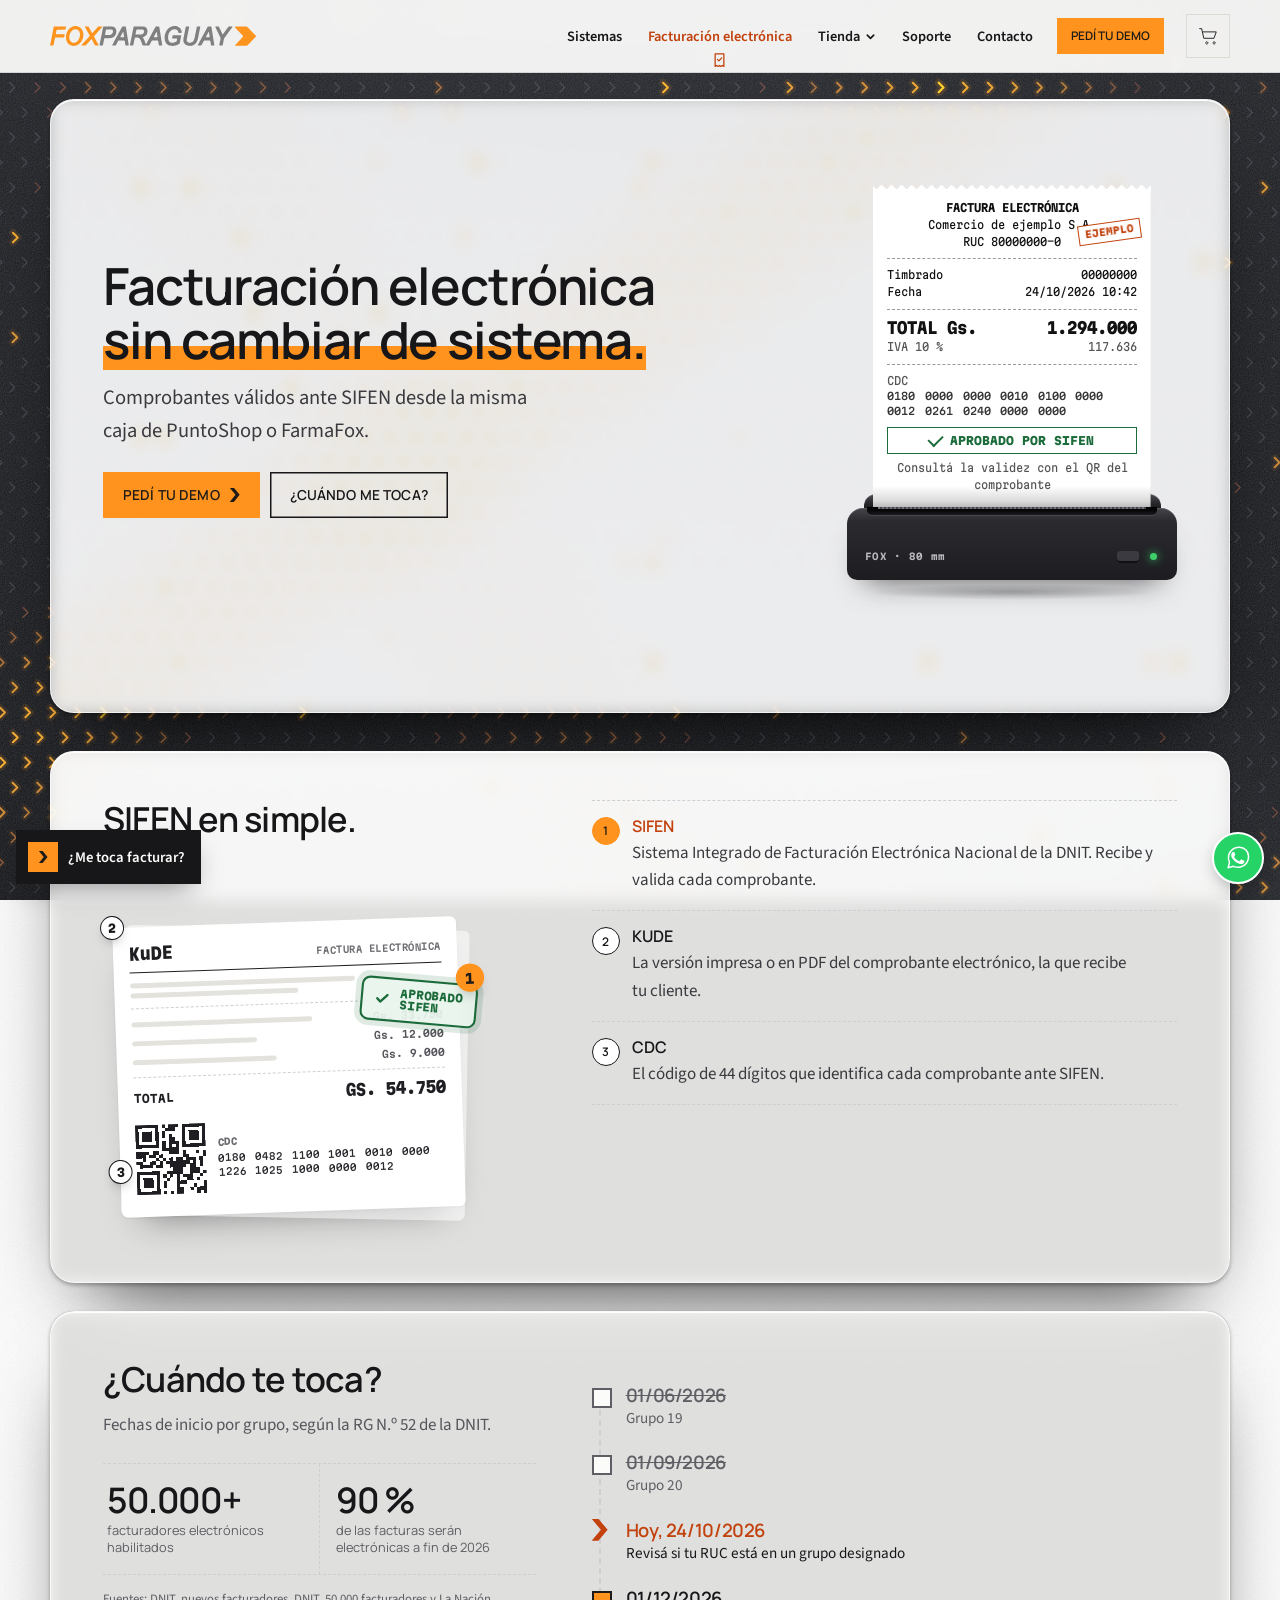
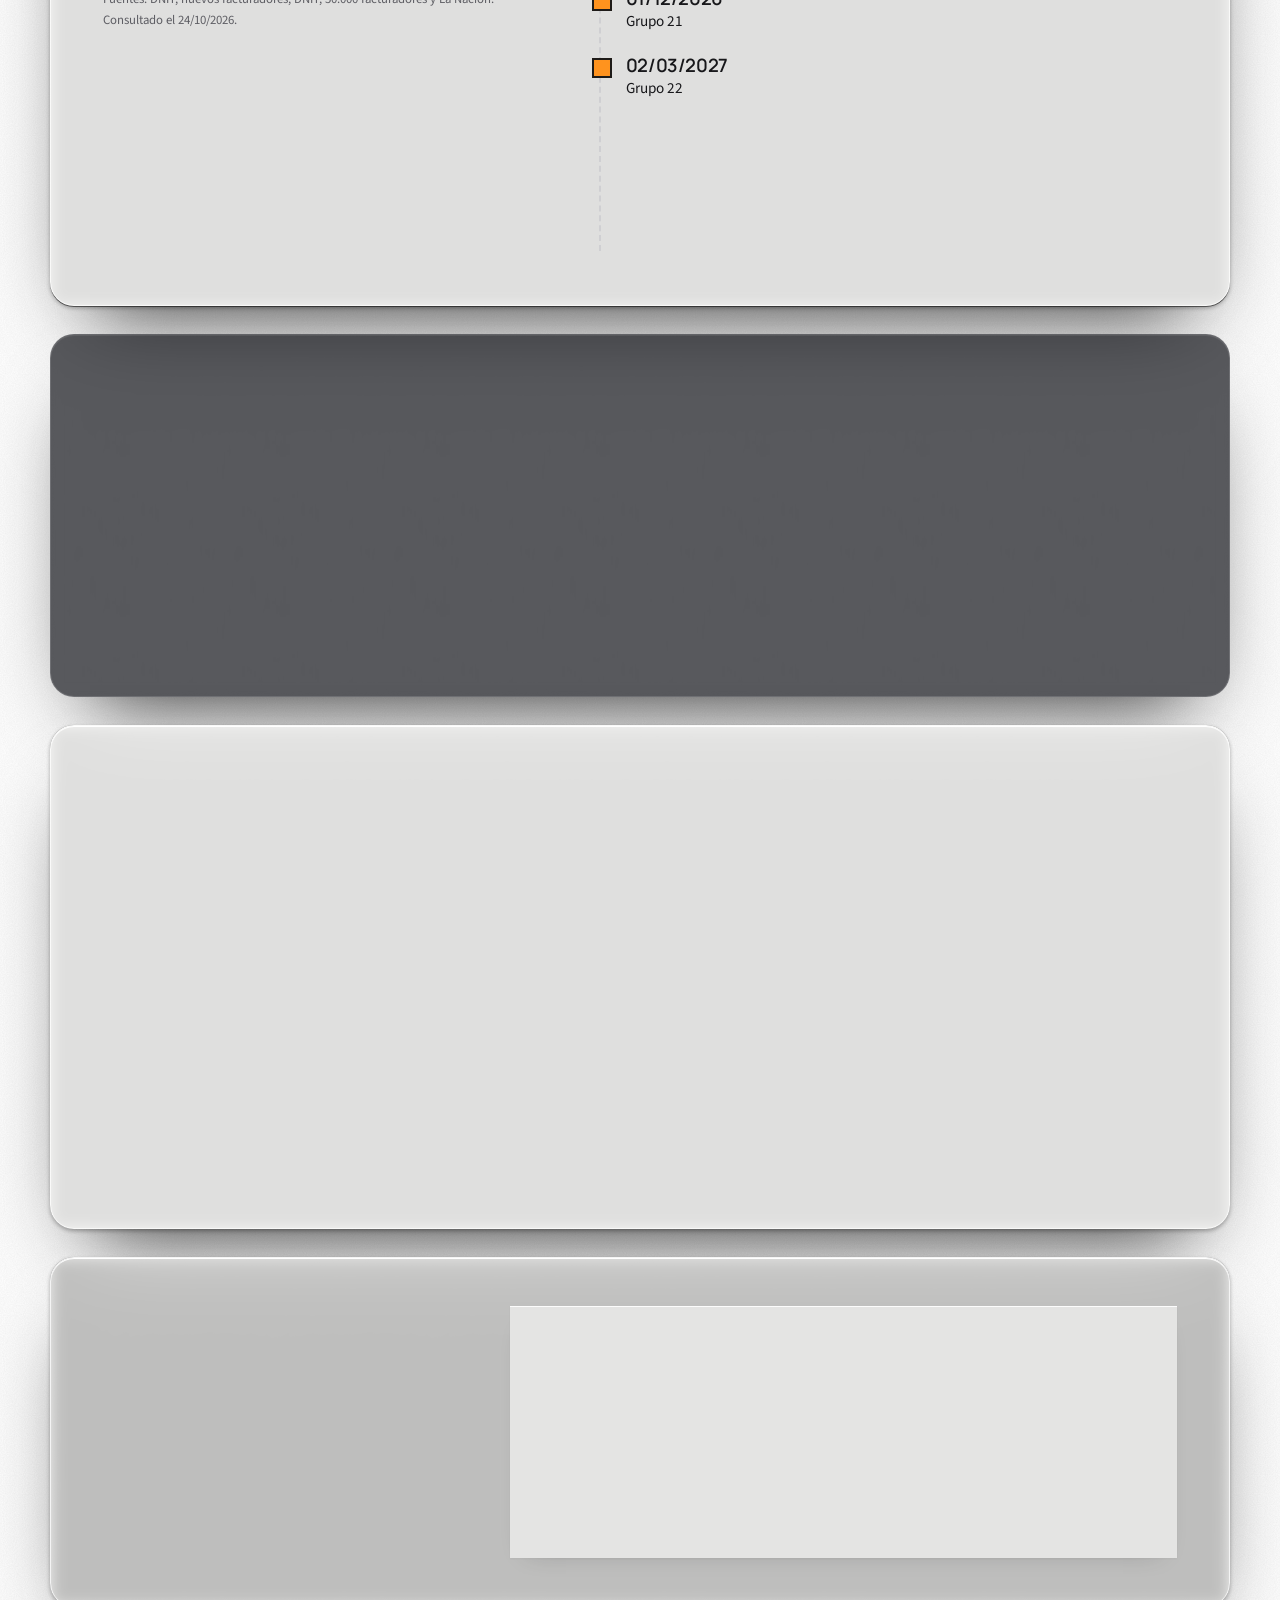
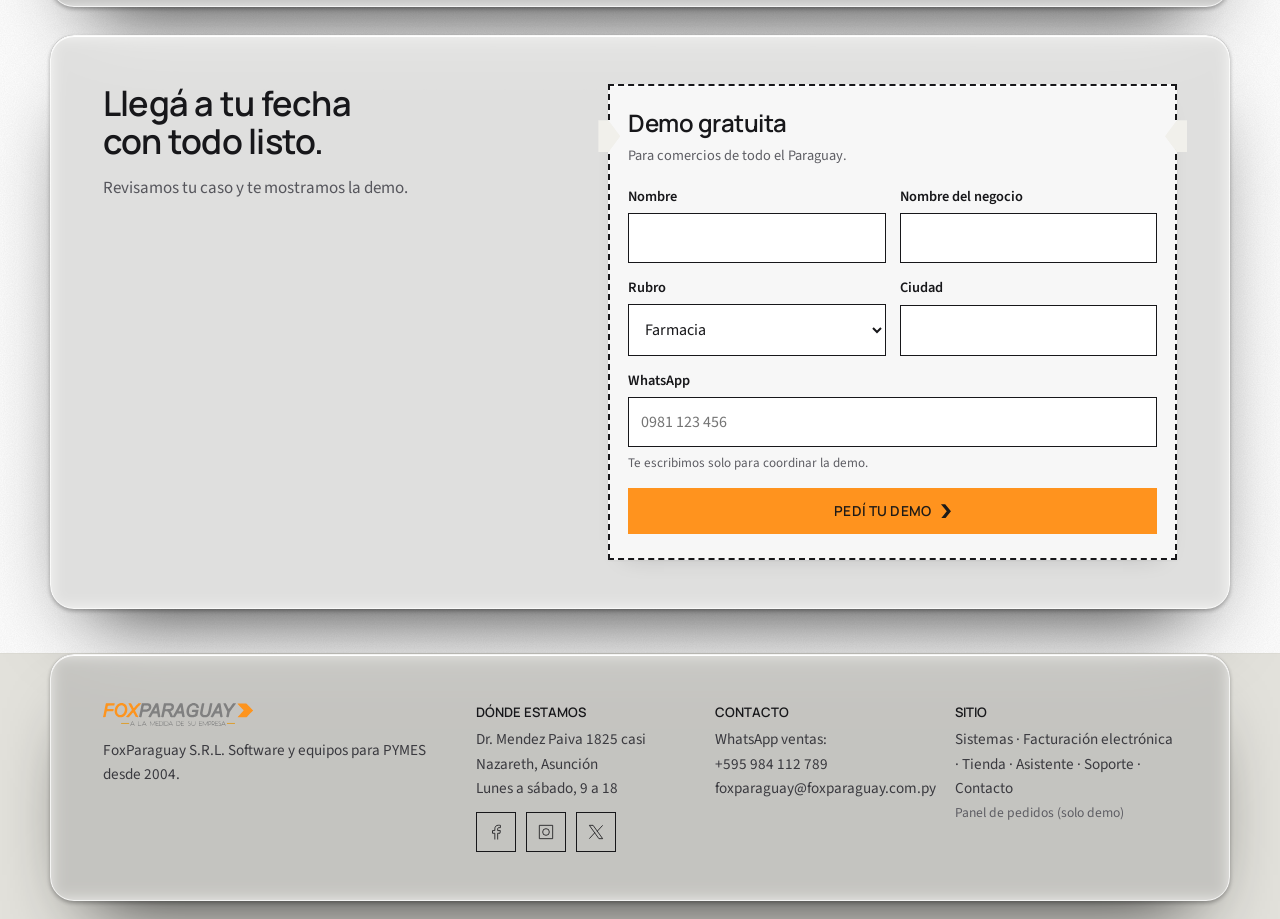
<file: facturacion-electronica/index.html>
<!doctype html>
<html lang="es-PY">
<head>
<meta charset="utf-8">
<meta name="viewport" content="width=device-width, initial-scale=1">
<title>Facturación electrónica SIFEN | FoxParaguay</title>
<meta name="description" content="Emití facturas electrónicas válidas ante SIFEN desde PuntoShop o FarmaFox, sin cambiar de sistema. Cronograma DNIT, KuDE y qué necesitás para empezar.">
<link rel="canonical" href="https://foxparaguay.com.py/facturacion-electronica/">
<meta property="og:type" content="website">
<meta property="og:locale" content="es_PY">
<meta property="og:site_name" content="FoxParaguay">
<meta property="og:title" content="Facturación electrónica SIFEN | FoxParaguay">
<meta property="og:description" content="Emití facturas electrónicas válidas ante SIFEN desde PuntoShop o FarmaFox, sin cambiar de sistema. Cronograma DNIT, KuDE y qué necesitás para empezar.">
<meta property="og:url" content="https://foxparaguay.com.py/facturacion-electronica/">
<meta property="og:image" content="https://foxparaguay.com.py/assets/img/og-foxparaguay.jpg">
<meta name="twitter:card" content="summary_large_image">
<meta name="theme-color" content="#FF931E">
<link rel="icon" href="../favicon.ico" sizes="any">
<link rel="icon" type="image/png" sizes="32x32" href="../assets/img/icons/favicon-32.png">
<link rel="apple-touch-icon" href="../assets/img/icons/apple-touch-icon.png">
<link rel="preconnect" href="https://fonts.googleapis.com">
<link rel="preconnect" href="https://fonts.gstatic.com" crossorigin>
<link rel="stylesheet" href="https://fonts.googleapis.com/css2?family=Manrope:wght@400;500;600;700&family=Source+Sans+3:wght@400;500;600;700&family=Martian+Mono:wdth,wght@75..112.5,400..800&display=swap">
<link rel="stylesheet" href="../assets/css/fox.css?v=2026102537">
<script src="../assets/js/fox-config.js?v=2026102537"></script>
<script>/* Intro: se decide antes de pintar para que el sitio no parpadee. */
(function(d){try{var c=window.FOX_CONFIG&&FOX_CONFIG.intro;if(c&&c.activa===false)return;if(sessionStorage.getItem("foxIntro"))return;d.classList.add("fx-intro")}catch(e){}})(document.documentElement);</script>
<script src="../assets/js/fox-intro.js?v=2026102537" defer></script>
<script>/* Animaciones de entrada: solo si el sistema no pidió menos movimiento. Red de seguridad a los 3,5 s. */
(function(d){if(matchMedia("(prefers-reduced-motion: reduce)").matches)return;d.classList.add("mo");setTimeout(function(){d.classList.add("mo-done")},3500)})(document.documentElement);</script>
<script type="application/ld+json">{"@context": "https://schema.org", "@graph": [{"@type": "LocalBusiness", "@id": "https://foxparaguay.com.py/#negocio", "name": "FoxParaguay S.R.L.", "url": "https://foxparaguay.com.py/", "logo": "https://foxparaguay.com.py/assets/img/logo/foxparaguay-color.png", "image": "https://foxparaguay.com.py/assets/img/og-foxparaguay.jpg", "telephone": "+595984112789", "email": "foxparaguay@foxparaguay.com.py", "foundingDate": "2004", "address": {"@type": "PostalAddress", "streetAddress": "Dr. Mendez Paiva 1825 casi Nazareth", "addressLocality": "Asunción", "addressCountry": "PY"}, "openingHoursSpecification": [{"@type": "OpeningHoursSpecification", "dayOfWeek": ["Monday", "Tuesday", "Wednesday", "Thursday", "Friday", "Saturday"], "opens": "09:00", "closes": "18:00"}]}]}</script>
<!-- Meta Pixel: pegar acá el código base cuando esté el ID (ver README.txt, MEDICIÓN). -->
</head>
<body data-root="../" data-page="facturacion">
<svg class="sprite" aria-hidden="true" focusable="false" width="0" height="0" style="position:absolute" fill="none" stroke="currentColor" stroke-width="1.75" stroke-linecap="square" stroke-linejoin="miter"><symbol id="i-barcode" viewBox="0 0 24 24"><path d="M3 5v14M6 5v14M9.5 5v10M12.5 5v14M15.5 5v10M18 5v14M21 5v14M9.5 19h0M15.5 19h0"/></symbol><symbol id="i-scale" viewBox="0 0 24 24"><path d="M4 20h16M6.5 20l1.5-8h8l1.5 8M12 12V8M7 8h10M9.5 16h5"/></symbol><symbol id="i-printer" viewBox="0 0 24 24"><path d="M7 8V3h10v5M3 8h18v8h-3.5M6.5 16H3V8M7 12.5h10V21l-2.5-1.5L12 21l-2.5-1.5L7 21zM17.5 11h0"/></symbol><symbol id="i-receipt" viewBox="0 0 24 24"><path d="M6 3h12v18l-2-1.4-2 1.4-2-1.4-2 1.4-2-1.4L6 21zM9 8h6M9 12h6M9 16h3"/></symbol><symbol id="i-sifen" viewBox="0 0 24 24"><path d="M14 3H5v18h14V8zM14 3v5h5M8.5 14.5l2.5 2.5 4.5-5"/></symbol><symbol id="i-bell" viewBox="0 0 24 24"><path d="M6 17v-6a6 6 0 0 1 12 0v6l2 2H4zM10 22h4"/></symbol><symbol id="i-chart" viewBox="0 0 24 24"><path d="M4 3v17h17M8 16v-4M12 16V8M16 16v-6M20 16V6"/></symbol><symbol id="i-box" viewBox="0 0 24 24"><path d="M3 7.5L12 3l9 4.5-9 4.5zM3 7.5v9L12 21l9-4.5v-9M12 12v9"/></symbol><symbol id="i-cash" viewBox="0 0 24 24"><path d="M3 6.5h18v11H3zM12 9.5a2.5 2.5 0 1 1 0 5 2.5 2.5 0 0 1 0-5zM6.5 12h0M17.5 12h0"/></symbol><symbol id="i-headset" viewBox="0 0 24 24"><path d="M4 14v-2a8 8 0 0 1 16 0v2M4 14h3.5v6H4zM16.5 14H20v6h-3.5M20 20c0 1.5-1.5 2-3 2h-3"/></symbol><symbol id="i-remote" viewBox="0 0 24 24"><path d="M3 4h18v12H3zM8 20h8M12 16v4M8 10h6.5M12.5 7.5L15 10l-2.5 2.5"/></symbol><symbol id="i-pharmacy" viewBox="0 0 24 24"><path d="M9 3h6v6h6v6h-6v6H9v-6H3V9h6z"/></symbol><symbol id="i-paw" viewBox="0 0 24 24"><path d="M7 10a1.6 1.6 0 1 0 0-3.2A1.6 1.6 0 0 0 7 10zM17 10a1.6 1.6 0 1 0 0-3.2 1.6 1.6 0 0 0 0 3.2zM10 6.5a1.6 1.6 0 1 0 0-3.2 1.6 1.6 0 0 0 0 3.2zM14 6.5a1.6 1.6 0 1 0 0-3.2 1.6 1.6 0 0 0 0 3.2zM12 11.5c-3 0-5.5 4-5.5 6.3 0 1.9 1.4 2.7 2.8 2.7 1 0 1.7-.5 2.7-.5s1.7.5 2.7.5c1.4 0 2.8-.8 2.8-2.7 0-2.3-2.5-6.3-5.5-6.3z"/></symbol><symbol id="i-car" viewBox="0 0 24 24"><path d="M3 16.5v-4.5l2.2-5h13.6l2.2 5v4.5zM4 16.5v3h3v-3M17 16.5v3h3v-3M3 12h18M7 14.5h0M17 14.5h0"/></symbol><symbol id="i-cart" viewBox="0 0 24 24"><path d="M2.5 4h2.5l2.4 11h11.2L21 7.5H6M9 20.5h0M18 20.5h0"/></symbol><symbol id="i-store" viewBox="0 0 24 24"><path d="M4 10.5V20h16v-9.5M3 4h18l-1.2 6.5H4.2zM9.5 20v-5.5h5V20"/></symbol><symbol id="i-sync" viewBox="0 0 24 24"><path d="M20 11A8 8 0 0 0 5.6 6.4L4 8M4 3.5V8h4.5M4 13a8 8 0 0 0 14.4 4.6L20 16M20 20.5V16h-4.5"/></symbol><symbol id="i-qr" viewBox="0 0 24 24"><path d="M4 4h6v6H4zM14 4h6v6h-6zM4 14h6v6H4zM14 14h2.5v2.5H14zM18 18h2v2h-2zM18 14h2M14 18.5v1.5M7 7h0M17 7h0M7 17h0"/></symbol><symbol id="i-clock" viewBox="0 0 24 24"><path d="M12 3a9 9 0 1 1 0 18 9 9 0 0 1 0-18zM12 7v5.5l3.5 2"/></symbol><symbol id="i-user" viewBox="0 0 24 24"><path d="M12 12a4 4 0 1 0 0-8 4 4 0 0 0 0 8zM4 21c0-4 3.6-6 8-6s8 2 8 6"/></symbol><symbol id="i-pin" viewBox="0 0 24 24"><path d="M12 21.5s-7-6.2-7-12a7 7 0 0 1 14 0c0 5.8-7 12-7 12zM12 12a2.5 2.5 0 1 0 0-5 2.5 2.5 0 0 0 0 5z"/></symbol><symbol id="i-download" viewBox="0 0 24 24"><path d="M12 3v12M7 10.5l5 4.5 5-4.5M4 20.5h16"/></symbol><symbol id="i-shield" viewBox="0 0 24 24"><path d="M12 3l8 3v6c0 5-3.6 8-8 9.5C7.6 20 4 17 4 12V6zM8.8 12.2l2.2 2.2 4.2-4.4"/></symbol><symbol id="i-search" viewBox="0 0 24 24"><path d="M10.5 18a7.5 7.5 0 1 0 0-15 7.5 7.5 0 0 0 0 15zM21 21l-5.2-5.2"/></symbol><symbol id="i-tag" viewBox="0 0 24 24"><path d="M3 3h8.5L21 12.5 12.5 21 3 11.5zM7.5 7.5h0"/></symbol><symbol id="i-chat" viewBox="0 0 24 24"><path d="M4 4h16v12H9.5L4 20.5zM8 9h8M8 12.5h5"/></symbol><symbol id="i-monitor" viewBox="0 0 24 24"><path d="M3 4h18v12.5H3zM9 21h6M12 16.5V21"/></symbol><symbol id="i-laptop" viewBox="0 0 24 24"><path d="M5 5h14v10H5zM2.5 18.5h19L20 15H4z"/></symbol><symbol id="i-plug" viewBox="0 0 24 24"><path d="M9 3v5M15 3v5M6.5 8h11v3a5.5 5.5 0 0 1-11 0zM12 16.5V21"/></symbol><symbol id="i-x" viewBox="0 0 24 24"><path d="M5 5l14 14M19 5L5 19"/></symbol><symbol id="i-spark" viewBox="0 0 24 24"><path d="M12 3v5M12 16v5M3 12h5M16 12h5M6 6l3 3M15 15l3 3M18 6l-3 3M9 15l-3 3"/></symbol><symbol id="i-chip" viewBox="0 0 24 24"><path d="M7 7h10v10H7zM10 10h4v4h-4zM9.5 3v4M14.5 3v4M9.5 17v4M14.5 17v4M3 9.5h4M3 14.5h4M17 9.5h4M17 14.5h4"/></symbol><symbol id="i-drive" viewBox="0 0 24 24"><path d="M3 13.5l3-8.5h12l3 8.5v5.5H3zM3 13.5h18M16.5 16.5h0M13.5 16.5h0"/></symbol><symbol id="i-battery" viewBox="0 0 24 24"><path d="M3 7h15v10H3zM18 10h3v4h-3M7 10v4M10.5 10v4"/></symbol><symbol id="i-mouse" viewBox="0 0 24 24"><path d="M12 3a6 6 0 0 1 6 6v6a6 6 0 0 1-12 0V9a6 6 0 0 1 6-6zM12 3v6M6 9h12"/></symbol><symbol id="i-cable" viewBox="0 0 24 24"><path d="M7 3v5M11 3v5M5 8h8v4a4 4 0 0 1-8 0zM9 16v2a3 3 0 0 0 3 3h4a3 3 0 0 0 3-3V8"/></symbol><symbol id="i-wifi" viewBox="0 0 24 24"><path d="M2.5 9a14 14 0 0 1 19 0M5.5 12.5a9.5 9.5 0 0 1 13 0M8.5 16a5 5 0 0 1 7 0M12 19.5h0"/></symbol><symbol id="i-mount" viewBox="0 0 24 24"><path d="M4 4h7v16H4zM11 12h9M17 9l3 3-3 3"/></symbol><symbol id="i-gamepad" viewBox="0 0 24 24"><path d="M7 8h10a4 4 0 0 1 4 4l.5 4.5a2 2 0 0 1-3.6 1.4L15.5 15h-7l-2.4 2.9a2 2 0 0 1-3.6-1.4L3 12a4 4 0 0 1 4-4zM7.5 10.5v3M6 12h3M15.5 11.5h0M17.5 13h0"/></symbol><symbol id="i-grid" viewBox="0 0 24 24"><path d="M4 4h7v7H4zM13 4h7v7h-7zM4 13h7v7H4zM13 13h7v7h-7z"/></symbol><symbol id="i-eye" viewBox="0 0 24 24"><path d="M2.5 12S6 5.5 12 5.5 21.5 12 21.5 12 18 18.5 12 18.5 2.5 12 2.5 12zM12 15a3 3 0 1 0 0-6 3 3 0 0 0 0 6z"/></symbol><symbol id="i-phone" viewBox="0 0 24 24"><path d="M5 3h4l2 5-2.5 1.5a11 11 0 0 0 6 6L16 13l5 2v4a2 2 0 0 1-2 2A17 17 0 0 1 3 5a2 2 0 0 1 2-2z"/></symbol><symbol id="i-mail" viewBox="0 0 24 24"><path d="M3 5h18v14H3zM3 5l9 7.5L21 5"/></symbol><symbol id="i-facebook" viewBox="0 0 24 24"><path d="M14 21v-7.5h2.8l.4-3.2H14V8.4c0-.9.3-1.6 1.6-1.6h1.7V4a22 22 0 0 0-2.5-.1c-2.5 0-4.2 1.5-4.2 4.3v2.1H7.8v3.2h2.8V21"/></symbol><symbol id="i-instagram" viewBox="0 0 24 24"><path d="M4 4h16v16H4zM12 16a4 4 0 1 0 0-8 4 4 0 0 0 0 8zM17 7h0"/></symbol><symbol id="i-xlogo" viewBox="0 0 24 24"><path d="M4 4h4.5L20 20h-4.5zM20 4l-6.6 7.2M4 20l6.6-7.2"/></symbol><symbol id="i-copy" viewBox="0 0 24 24"><path d="M8 8h12v12H8zM4 16V4h12"/></symbol><symbol id="i-route" viewBox="0 0 24 24"><path d="M6 19a2 2 0 1 0 0-.01M18 7a2 2 0 1 0 0-.01M6 17V11a4 4 0 0 1 4-4h6"/></symbol><symbol id="i-cartb" viewBox="0 0 24 24"><path d="M2.5 4h2.6l2.3 10.5h11.1L21 7.5H6.2M9.5 19.5a1.2 1.2 0 1 0 0-.01M17.5 19.5a1.2 1.2 0 1 0 0-.01"/></symbol><symbol id="i-down" viewBox="0 0 24 24"><path d="M6 9l6 6 6-6"/></symbol><symbol id="i-plus" viewBox="0 0 24 24"><path d="M12 5v14M5 12h14"/></symbol><symbol id="i-minus" viewBox="0 0 24 24"><path d="M5 12h14"/></symbol><symbol id="i-trash" viewBox="0 0 24 24"><path d="M4 7h16M9 7V4h6v3M6.5 7l1 13h9l1-13"/></symbol><symbol id="i-ticket" viewBox="0 0 24 24"><path d="M3 7h18v3a2 2 0 0 0 0 4v3H3v-3a2 2 0 0 0 0-4zM14 7v10"/></symbol><symbol id="i-check" viewBox="0 0 24 24"><path d="M5 12.5l4.5 4.5L19 7.5"/></symbol><symbol id="i-card" viewBox="0 0 24 24"><path d="M3 6h18v12H3zM3 10h18M6.5 14.5h4"/></symbol><symbol id="i-cheese" viewBox="0 0 24 24"><path d="M3 16.5 13 7l8 4.5v5zM3 16.5h18v2.5H3zM9 13.5h0M15.5 13h0M12.5 17.8h0"/></symbol><symbol id="i-bottle" viewBox="0 0 24 24"><path d="M10 2.5h4v3l1.8 2.8V20a1 1 0 0 1-1 1H9.2a1 1 0 0 1-1-1V8.3L10 5.5zM8.2 11.5h7.6M8.2 16h7.6"/></symbol><symbol id="i-bread" viewBox="0 0 24 24"><path d="M3.5 11a4.5 4.5 0 0 1 4.5-4.5h8A4.5 4.5 0 0 1 20.5 11a2 2 0 0 1-2 2v6h-13v-6a2 2 0 0 1-2-2zM9.5 13v3M14.5 13v3"/></symbol><symbol id="i-wapp" viewBox="0 0 24 24"><path d="M12 3.2a8.6 8.6 0 0 0-7.4 13l-1.2 4.4 4.5-1.2A8.6 8.6 0 1 0 12 3.2zM8.8 8.3c.3-.6.6-.6.9-.6h.6c.2 0 .4.1.6.5l.8 1.9c.1.2.1.4 0 .6l-.5.7c-.1.2-.1.4 0 .6.6 1.1 1.5 2 2.6 2.6.2.1.4.1.6 0l.7-.6c.2-.1.4-.2.6-.1l1.9.9c.3.1.4.3.4.5 0 .6-.2 1.2-.7 1.6-.6.5-1.5.6-2.4.3-2.6-.9-4.6-2.9-5.6-5.4-.4-1-.2-2.2.3-2.9z"/></symbol><symbol id="i-play" viewBox="0 0 24 24"><path d="M8 5.5v13l10.5-6.5z"/></symbol></svg>
<div class="pagebg" data-bg="page" aria-hidden="true"></div>
<a class="skip" href="#contenido">Saltar al contenido</a>
<header class="hdr gut">
  <div class="max">
    <a href="../index.html"><img class="logo" src="../assets/img/logo/foxparaguay-color-reducido.svg" alt="FOXPARAGUAY, ir al inicio" width="609" height="57"></a>
    <nav aria-label="Principal"><a href="../sistemas/index.html"><span>Sistemas</span><svg class="nav-ic" viewBox="0 0 24 24" aria-hidden="true"><path pathLength="1" d="M3.5 5.5h17v13h-17z"/><path pathLength="1" d="M3.5 9h17"/><path pathLength="1" d="M8 11.8l2.6 2.2L8 16.2"/><path pathLength="1" d="M12 11.8l2.6 2.2-2.6 2.2"/></svg></a><a href="../facturacion-electronica/index.html" aria-current="page"><span>Facturación electrónica</span><svg class="nav-ic" viewBox="0 0 24 24" aria-hidden="true"><path pathLength="1" d="M6.5 3.5h11v16l-1.8-1.3-1.9 1.3-1.8-1.3-1.8 1.3-1.9-1.3-1.8 1.3z"/><path pathLength="1" d="M9.3 10.6l1.9 1.9 3.6-3.8"/></svg></a><div class="nav-shop" data-shop><a href="../tienda/index.html" aria-haspopup="true" aria-expanded="false" aria-controls="mega">Tienda<svg class="nav-dn" viewBox="0 0 12 12" aria-hidden="true"><path d="M2.5 4.5L6 8l3.5-3.5"/></svg></a><div class="mega" id="mega" role="region" aria-label="Categorías de la tienda"><div class="mega-in"><div class="mg-top"><span>Categorías</span><a class="mg-all" href="../tienda/index.html">Ver toda la tienda <span class="chev"></span></a></div><div class="mg-cols"><div class="mg-col"><b class="mg-h"><svg class="ic" aria-hidden="true" focusable="false"><use href="#i-cash"/></svg>Punto de venta</b><ul><li><a href="../tienda/index.html#c=lectores"><svg class="ic" aria-hidden="true" focusable="false"><use href="#i-barcode"/></svg><span>Lectores de código de barras</span><small>3</small></a></li><li><a href="../tienda/index.html#c=balanzas"><svg class="ic" aria-hidden="true" focusable="false"><use href="#i-scale"/></svg><span>Balanzas</span><small>3</small></a></li><li><a href="../tienda/index.html#c=impresoras"><svg class="ic" aria-hidden="true" focusable="false"><use href="#i-printer"/></svg><span>Impresoras</span><small>14</small></a></li><li><a href="../tienda/index.html#c=cajas"><svg class="ic" aria-hidden="true" focusable="false"><use href="#i-cash"/></svg><span>Cajas registradoras</span><small>2</small></a></li><li><a href="../tienda/index.html#c=reloj"><svg class="ic" aria-hidden="true" focusable="false"><use href="#i-clock"/></svg><span>Reloj marcador</span><small>1</small></a></li><li><a href="../tienda/index.html#c=insumos"><svg class="ic" aria-hidden="true" focusable="false"><use href="#i-receipt"/></svg><span>Insumos</span><small>6</small></a></li></ul></div><div class="mg-col"><b class="mg-h"><svg class="ic" aria-hidden="true" focusable="false"><use href="#i-monitor"/></svg>Computación</b><ul><li><a href="../tienda/index.html#c=notebooks"><svg class="ic" aria-hidden="true" focusable="false"><use href="#i-laptop"/></svg><span>Notebooks</span><small>5</small></a></li><li><a href="../tienda/index.html#c=gaming"><svg class="ic" aria-hidden="true" focusable="false"><use href="#i-gamepad"/></svg><span>Gaming</span><small>2</small></a></li><li><a href="../tienda/index.html#c=componentes"><svg class="ic" aria-hidden="true" focusable="false"><use href="#i-chip"/></svg><span>Componentes</span><small>11</small></a></li><li><a href="../tienda/index.html#c=almacenamiento"><svg class="ic" aria-hidden="true" focusable="false"><use href="#i-drive"/></svg><span>Almacenamiento</span><small>4</small></a></li><li><a href="../tienda/index.html#c=monitores"><svg class="ic" aria-hidden="true" focusable="false"><use href="#i-monitor"/></svg><span>Monitores y TV</span><small>6</small></a></li><li><a href="../tienda/index.html#c=ups"><svg class="ic" aria-hidden="true" focusable="false"><use href="#i-plug"/></svg><span>UPS</span><small>2</small></a></li></ul></div><div class="mg-col"><b class="mg-h"><svg class="ic" aria-hidden="true" focusable="false"><use href="#i-mouse"/></svg>Accesorios y redes</b><ul><li><a href="../tienda/index.html#c=accesorios"><svg class="ic" aria-hidden="true" focusable="false"><use href="#i-mouse"/></svg><span>Accesorios</span><small>13</small></a></li><li><a href="../tienda/index.html#c=adaptadores"><svg class="ic" aria-hidden="true" focusable="false"><use href="#i-sync"/></svg><span>Adaptadores y conversores</span><small>4</small></a></li><li><a href="../tienda/index.html#c=cables"><svg class="ic" aria-hidden="true" focusable="false"><use href="#i-cable"/></svg><span>Cables</span><small>0</small></a></li><li><a href="../tienda/index.html#c=baterias"><svg class="ic" aria-hidden="true" focusable="false"><use href="#i-battery"/></svg><span>Baterías y cargadores</span><small>0</small></a></li><li><a href="../tienda/index.html#c=redes"><svg class="ic" aria-hidden="true" focusable="false"><use href="#i-wifi"/></svg><span>Redes e internet</span><small>2</small></a></li><li><a href="../tienda/index.html#c=soportes"><svg class="ic" aria-hidden="true" focusable="false"><use href="#i-mount"/></svg><span>Soportes</span><small>1</small></a></li><li><a href="../tienda/index.html#c=otros"><svg class="ic" aria-hidden="true" focusable="false"><use href="#i-box"/></svg><span>Otros</span><small>5</small></a></li></ul></div></div></div></div></div><a href="../soporte/index.html"><span>Soporte</span><svg class="nav-ic" viewBox="0 0 24 24" aria-hidden="true"><path pathLength="1" d="M12 4a8 8 0 1 1 0 16a8 8 0 1 1 0-16z"/><path pathLength="1" d="M12 8.6a3.4 3.4 0 1 1 0 6.8a3.4 3.4 0 1 1 0-6.8z"/><path pathLength="1" d="M6.4 6.4l3.2 3.2"/><path pathLength="1" d="M17.6 6.4l-3.2 3.2"/><path pathLength="1" d="M6.4 17.6l3.2-3.2"/><path pathLength="1" d="M17.6 17.6l-3.2-3.2"/></svg></a><a href="../contacto/index.html"><span>Contacto</span><svg class="nav-ic" viewBox="0 0 24 24" aria-hidden="true"><path pathLength="1" d="M3.5 11.2l17-7.2-6.4 16.5-3-6.4z"/><path pathLength="1" d="M11.1 14.1l9.4-10.1"/></svg></a></nav>
    <a class="btn demo" href="#demo">Pedí tu demo</a>
    <button class="cart-btn" id="cart-btn" type="button" aria-label="Abrir carrito" aria-controls="cart"><svg class="ic" aria-hidden="true" focusable="false"><use href="#i-cartb"/></svg><span class="cart-n" id="cart-n" hidden>0</span></button>
    <button class="menu" id="menu" type="button" aria-expanded="false" aria-controls="drawer" aria-label="Abrir menú"><span></span></button>
  </div>
  <div class="max drawer" id="drawer" hidden>
    <a href="../sistemas/index.html">Sistemas <span class="chev"></span></a><a href="../facturacion-electronica/index.html">Facturación electrónica <span class="chev"></span></a><details class="dr-shop"><summary>Tienda <span class="chev"></span></summary><div class="dr-cats"><div class="mg-col"><b class="mg-h"><svg class="ic" aria-hidden="true" focusable="false"><use href="#i-cash"/></svg>Punto de venta</b><ul><li><a href="../tienda/index.html#c=lectores"><svg class="ic" aria-hidden="true" focusable="false"><use href="#i-barcode"/></svg><span>Lectores de código de barras</span><small>3</small></a></li><li><a href="../tienda/index.html#c=balanzas"><svg class="ic" aria-hidden="true" focusable="false"><use href="#i-scale"/></svg><span>Balanzas</span><small>3</small></a></li><li><a href="../tienda/index.html#c=impresoras"><svg class="ic" aria-hidden="true" focusable="false"><use href="#i-printer"/></svg><span>Impresoras</span><small>14</small></a></li><li><a href="../tienda/index.html#c=cajas"><svg class="ic" aria-hidden="true" focusable="false"><use href="#i-cash"/></svg><span>Cajas registradoras</span><small>2</small></a></li><li><a href="../tienda/index.html#c=reloj"><svg class="ic" aria-hidden="true" focusable="false"><use href="#i-clock"/></svg><span>Reloj marcador</span><small>1</small></a></li><li><a href="../tienda/index.html#c=insumos"><svg class="ic" aria-hidden="true" focusable="false"><use href="#i-receipt"/></svg><span>Insumos</span><small>6</small></a></li></ul></div><div class="mg-col"><b class="mg-h"><svg class="ic" aria-hidden="true" focusable="false"><use href="#i-monitor"/></svg>Computación</b><ul><li><a href="../tienda/index.html#c=notebooks"><svg class="ic" aria-hidden="true" focusable="false"><use href="#i-laptop"/></svg><span>Notebooks</span><small>5</small></a></li><li><a href="../tienda/index.html#c=gaming"><svg class="ic" aria-hidden="true" focusable="false"><use href="#i-gamepad"/></svg><span>Gaming</span><small>2</small></a></li><li><a href="../tienda/index.html#c=componentes"><svg class="ic" aria-hidden="true" focusable="false"><use href="#i-chip"/></svg><span>Componentes</span><small>11</small></a></li><li><a href="../tienda/index.html#c=almacenamiento"><svg class="ic" aria-hidden="true" focusable="false"><use href="#i-drive"/></svg><span>Almacenamiento</span><small>4</small></a></li><li><a href="../tienda/index.html#c=monitores"><svg class="ic" aria-hidden="true" focusable="false"><use href="#i-monitor"/></svg><span>Monitores y TV</span><small>6</small></a></li><li><a href="../tienda/index.html#c=ups"><svg class="ic" aria-hidden="true" focusable="false"><use href="#i-plug"/></svg><span>UPS</span><small>2</small></a></li></ul></div><div class="mg-col"><b class="mg-h"><svg class="ic" aria-hidden="true" focusable="false"><use href="#i-mouse"/></svg>Accesorios y redes</b><ul><li><a href="../tienda/index.html#c=accesorios"><svg class="ic" aria-hidden="true" focusable="false"><use href="#i-mouse"/></svg><span>Accesorios</span><small>13</small></a></li><li><a href="../tienda/index.html#c=adaptadores"><svg class="ic" aria-hidden="true" focusable="false"><use href="#i-sync"/></svg><span>Adaptadores y conversores</span><small>4</small></a></li><li><a href="../tienda/index.html#c=cables"><svg class="ic" aria-hidden="true" focusable="false"><use href="#i-cable"/></svg><span>Cables</span><small>0</small></a></li><li><a href="../tienda/index.html#c=baterias"><svg class="ic" aria-hidden="true" focusable="false"><use href="#i-battery"/></svg><span>Baterías y cargadores</span><small>0</small></a></li><li><a href="../tienda/index.html#c=redes"><svg class="ic" aria-hidden="true" focusable="false"><use href="#i-wifi"/></svg><span>Redes e internet</span><small>2</small></a></li><li><a href="../tienda/index.html#c=soportes"><svg class="ic" aria-hidden="true" focusable="false"><use href="#i-mount"/></svg><span>Soportes</span><small>1</small></a></li><li><a href="../tienda/index.html#c=otros"><svg class="ic" aria-hidden="true" focusable="false"><use href="#i-box"/></svg><span>Otros</span><small>5</small></a></li></ul></div><a class="mg-all" href="../tienda/index.html">Ver toda la tienda <span class="chev"></span></a></div></details><a href="../soporte/index.html">Soporte para clientes <span class="chev"></span></a><a href="../contacto/index.html">Contacto <span class="chev"></span></a><a href="#demo">Pedí tu demo <span class="chev"></span></a>
  </div>
</header>
<main id="contenido">
<div class="gut bgfx band-hero"><div class="max">
  <div class="ehero">
    <div>
      <h1>Facturación electrónica <mark>sin cambiar de sistema.</mark></h1>
      <p class="lead">Comprobantes válidos ante SIFEN desde la misma caja de PuntoShop o FarmaFox.</p>
      <div class="ctas"><a class="btn demo" href="#demo">Pedí tu demo <span class="chev"></span></a><a class="btn line" href="#cronograma">¿Cuándo me toca?</a></div>
    </div>
    <div class="pr pr-kude" role="img" aria-label="Impresora térmica imprimiendo un KuDE de ejemplo aprobado por SIFEN">
  <div class="pr-lid" aria-hidden="true"></div>
  <div class="pr-out" aria-hidden="true"><div class="pr-paper">
    <div class="pr-c"><b>FACTURA ELECTRÓNICA</b><br>Comercio de ejemplo S.A.<br>RUC 80000000-0</div>
    <hr>
    <div class="pr-r"><span>Timbrado</span><span>00000000</span></div>
    <div class="pr-r"><span>Fecha</span><span>24/10/2026 10:42</span></div>
    <hr>
    <div class="pr-tot"><span>TOTAL Gs.</span><span>1.294.000</span></div>
    <div class="pr-r pr-s"><span>IVA 10 %</span><span>117.636</span></div>
    <hr>
    <div class="pr-s">CDC</div>
    <div class="pr-cdc">0180 0000 0000 0010 0100 0000 0012 0261 0240 0000 0000</div>
    <div class="pr-ok">Aprobado por SIFEN</div>
    <div class="pr-c pr-s">Consultá la validez con el QR del comprobante</div>
    <span class="pr-ej">Ejemplo</span>
  </div></div>
  <div class="pr-body" aria-hidden="true"><span class="pr-slot"></span><span class="pr-led"></span><span class="pr-brand">FOX · 80 mm</span><span class="pr-btn"></span></div>
  <div class="pr-shadow" aria-hidden="true"></div>
</div>
  </div>
</div></div>

<section class="gut" style="padding-top:24px"><div class="max two">
  <div><h2>SIFEN en simple.</h2><p class="sub">Tres palabras que vas a escuchar.</p><div class="sg" data-sg data-k="0" aria-hidden="true">
  <div class="sg-doc">
    <div class="sg-h"><b>KuDE</b><span>Factura electrónica</span></div>
    <div class="sg-l"><i style="width:72%"></i><i style="width:54%"></i></div>
    <div class="sg-rows"><span><i style="width:58%"></i><em>Gs. 33.750</em></span><span><i style="width:40%"></i><em>Gs. 12.000</em></span><span><i style="width:46%"></i><em>Gs. 9.000</em></span></div>
    <div class="sg-tot"><span>Total</span><b>Gs. 54.750</b></div>
    <div class="sg-foot"><svg class="sg-qr" viewBox="0 0 21 21" shape-rendering="crispEdges"><rect x="0" y="0" width="1" height="1"/><rect x="0" y="1" width="1" height="1"/><rect x="0" y="2" width="1" height="1"/><rect x="0" y="3" width="1" height="1"/><rect x="0" y="4" width="1" height="1"/><rect x="0" y="5" width="1" height="1"/><rect x="0" y="6" width="1" height="1"/><rect x="1" y="0" width="1" height="1"/><rect x="1" y="6" width="1" height="1"/><rect x="2" y="0" width="1" height="1"/><rect x="2" y="2" width="1" height="1"/><rect x="2" y="3" width="1" height="1"/><rect x="2" y="4" width="1" height="1"/><rect x="2" y="6" width="1" height="1"/><rect x="3" y="0" width="1" height="1"/><rect x="3" y="2" width="1" height="1"/><rect x="3" y="3" width="1" height="1"/><rect x="3" y="4" width="1" height="1"/><rect x="3" y="6" width="1" height="1"/><rect x="4" y="0" width="1" height="1"/><rect x="4" y="2" width="1" height="1"/><rect x="4" y="3" width="1" height="1"/><rect x="4" y="4" width="1" height="1"/><rect x="4" y="6" width="1" height="1"/><rect x="5" y="0" width="1" height="1"/><rect x="5" y="6" width="1" height="1"/><rect x="6" y="0" width="1" height="1"/><rect x="6" y="1" width="1" height="1"/><rect x="6" y="2" width="1" height="1"/><rect x="6" y="3" width="1" height="1"/><rect x="6" y="4" width="1" height="1"/><rect x="6" y="5" width="1" height="1"/><rect x="6" y="6" width="1" height="1"/><rect x="14" y="0" width="1" height="1"/><rect x="14" y="1" width="1" height="1"/><rect x="14" y="2" width="1" height="1"/><rect x="14" y="3" width="1" height="1"/><rect x="14" y="4" width="1" height="1"/><rect x="14" y="5" width="1" height="1"/><rect x="14" y="6" width="1" height="1"/><rect x="15" y="0" width="1" height="1"/><rect x="15" y="6" width="1" height="1"/><rect x="16" y="0" width="1" height="1"/><rect x="16" y="2" width="1" height="1"/><rect x="16" y="3" width="1" height="1"/><rect x="16" y="4" width="1" height="1"/><rect x="16" y="6" width="1" height="1"/><rect x="17" y="0" width="1" height="1"/><rect x="17" y="2" width="1" height="1"/><rect x="17" y="3" width="1" height="1"/><rect x="17" y="4" width="1" height="1"/><rect x="17" y="6" width="1" height="1"/><rect x="18" y="0" width="1" height="1"/><rect x="18" y="2" width="1" height="1"/><rect x="18" y="3" width="1" height="1"/><rect x="18" y="4" width="1" height="1"/><rect x="18" y="6" width="1" height="1"/><rect x="19" y="0" width="1" height="1"/><rect x="19" y="6" width="1" height="1"/><rect x="20" y="0" width="1" height="1"/><rect x="20" y="1" width="1" height="1"/><rect x="20" y="2" width="1" height="1"/><rect x="20" y="3" width="1" height="1"/><rect x="20" y="4" width="1" height="1"/><rect x="20" y="5" width="1" height="1"/><rect x="20" y="6" width="1" height="1"/><rect x="0" y="14" width="1" height="1"/><rect x="0" y="15" width="1" height="1"/><rect x="0" y="16" width="1" height="1"/><rect x="0" y="17" width="1" height="1"/><rect x="0" y="18" width="1" height="1"/><rect x="0" y="19" width="1" height="1"/><rect x="0" y="20" width="1" height="1"/><rect x="1" y="14" width="1" height="1"/><rect x="1" y="20" width="1" height="1"/><rect x="2" y="14" width="1" height="1"/><rect x="2" y="16" width="1" height="1"/><rect x="2" y="17" width="1" height="1"/><rect x="2" y="18" width="1" height="1"/><rect x="2" y="20" width="1" height="1"/><rect x="3" y="14" width="1" height="1"/><rect x="3" y="16" width="1" height="1"/><rect x="3" y="17" width="1" height="1"/><rect x="3" y="18" width="1" height="1"/><rect x="3" y="20" width="1" height="1"/><rect x="4" y="14" width="1" height="1"/><rect x="4" y="16" width="1" height="1"/><rect x="4" y="17" width="1" height="1"/><rect x="4" y="18" width="1" height="1"/><rect x="4" y="20" width="1" height="1"/><rect x="5" y="14" width="1" height="1"/><rect x="5" y="20" width="1" height="1"/><rect x="6" y="14" width="1" height="1"/><rect x="6" y="15" width="1" height="1"/><rect x="6" y="16" width="1" height="1"/><rect x="6" y="17" width="1" height="1"/><rect x="6" y="18" width="1" height="1"/><rect x="6" y="19" width="1" height="1"/><rect x="6" y="20" width="1" height="1"/><rect x="0" y="8" width="1" height="1"/><rect x="0" y="9" width="1" height="1"/><rect x="0" y="11" width="1" height="1"/><rect x="1" y="8" width="1" height="1"/><rect x="1" y="9" width="1" height="1"/><rect x="1" y="11" width="1" height="1"/><rect x="1" y="12" width="1" height="1"/><rect x="2" y="8" width="1" height="1"/><rect x="2" y="9" width="1" height="1"/><rect x="2" y="10" width="1" height="1"/><rect x="2" y="12" width="1" height="1"/><rect x="3" y="8" width="1" height="1"/><rect x="3" y="12" width="1" height="1"/><rect x="4" y="9" width="1" height="1"/><rect x="4" y="11" width="1" height="1"/><rect x="4" y="12" width="1" height="1"/><rect x="5" y="8" width="1" height="1"/><rect x="5" y="9" width="1" height="1"/><rect x="5" y="11" width="1" height="1"/><rect x="6" y="8" width="1" height="1"/><rect x="6" y="10" width="1" height="1"/><rect x="6" y="12" width="1" height="1"/><rect x="7" y="9" width="1" height="1"/><rect x="7" y="11" width="1" height="1"/><rect x="7" y="12" width="1" height="1"/><rect x="8" y="0" width="1" height="1"/><rect x="8" y="2" width="1" height="1"/><rect x="8" y="3" width="1" height="1"/><rect x="8" y="5" width="1" height="1"/><rect x="8" y="6" width="1" height="1"/><rect x="8" y="7" width="1" height="1"/><rect x="8" y="10" width="1" height="1"/><rect x="8" y="15" width="1" height="1"/><rect x="8" y="17" width="1" height="1"/><rect x="8" y="18" width="1" height="1"/><rect x="8" y="20" width="1" height="1"/><rect x="9" y="1" width="1" height="1"/><rect x="9" y="7" width="1" height="1"/><rect x="9" y="11" width="1" height="1"/><rect x="9" y="14" width="1" height="1"/><rect x="9" y="16" width="1" height="1"/><rect x="10" y="0" width="1" height="1"/><rect x="10" y="1" width="1" height="1"/><rect x="10" y="3" width="1" height="1"/><rect x="10" y="4" width="1" height="1"/><rect x="10" y="5" width="1" height="1"/><rect x="10" y="6" width="1" height="1"/><rect x="10" y="7" width="1" height="1"/><rect x="10" y="8" width="1" height="1"/><rect x="10" y="10" width="1" height="1"/><rect x="10" y="11" width="1" height="1"/><rect x="10" y="12" width="1" height="1"/><rect x="10" y="14" width="1" height="1"/><rect x="10" y="15" width="1" height="1"/><rect x="10" y="20" width="1" height="1"/><rect x="11" y="0" width="1" height="1"/><rect x="11" y="1" width="1" height="1"/><rect x="11" y="4" width="1" height="1"/><rect x="11" y="5" width="1" height="1"/><rect x="11" y="7" width="1" height="1"/><rect x="11" y="8" width="1" height="1"/><rect x="11" y="11" width="1" height="1"/><rect x="11" y="12" width="1" height="1"/><rect x="11" y="13" width="1" height="1"/><rect x="11" y="14" width="1" height="1"/><rect x="12" y="0" width="1" height="1"/><rect x="12" y="5" width="1" height="1"/><rect x="12" y="6" width="1" height="1"/><rect x="12" y="7" width="1" height="1"/><rect x="12" y="8" width="1" height="1"/><rect x="12" y="10" width="1" height="1"/><rect x="12" y="11" width="1" height="1"/><rect x="12" y="12" width="1" height="1"/><rect x="12" y="13" width="1" height="1"/><rect x="12" y="14" width="1" height="1"/><rect x="12" y="15" width="1" height="1"/><rect x="12" y="16" width="1" height="1"/><rect x="12" y="17" width="1" height="1"/><rect x="12" y="18" width="1" height="1"/><rect x="12" y="19" width="1" height="1"/><rect x="12" y="20" width="1" height="1"/><rect x="13" y="10" width="1" height="1"/><rect x="13" y="11" width="1" height="1"/><rect x="13" y="12" width="1" height="1"/><rect x="13" y="13" width="1" height="1"/><rect x="13" y="14" width="1" height="1"/><rect x="13" y="17" width="1" height="1"/><rect x="13" y="19" width="1" height="1"/><rect x="13" y="20" width="1" height="1"/><rect x="14" y="8" width="1" height="1"/><rect x="14" y="9" width="1" height="1"/><rect x="14" y="11" width="1" height="1"/><rect x="14" y="12" width="1" height="1"/><rect x="14" y="15" width="1" height="1"/><rect x="14" y="17" width="1" height="1"/><rect x="15" y="9" width="1" height="1"/><rect x="15" y="10" width="1" height="1"/><rect x="15" y="11" width="1" height="1"/><rect x="15" y="15" width="1" height="1"/><rect x="15" y="16" width="1" height="1"/><rect x="16" y="10" width="1" height="1"/><rect x="16" y="12" width="1" height="1"/><rect x="16" y="13" width="1" height="1"/><rect x="16" y="14" width="1" height="1"/><rect x="16" y="15" width="1" height="1"/><rect x="16" y="16" width="1" height="1"/><rect x="16" y="19" width="1" height="1"/><rect x="17" y="10" width="1" height="1"/><rect x="17" y="11" width="1" height="1"/><rect x="17" y="12" width="1" height="1"/><rect x="17" y="13" width="1" height="1"/><rect x="17" y="14" width="1" height="1"/><rect x="17" y="18" width="1" height="1"/><rect x="18" y="8" width="1" height="1"/><rect x="18" y="13" width="1" height="1"/><rect x="18" y="14" width="1" height="1"/><rect x="18" y="16" width="1" height="1"/><rect x="18" y="19" width="1" height="1"/><rect x="18" y="20" width="1" height="1"/><rect x="19" y="10" width="1" height="1"/><rect x="19" y="11" width="1" height="1"/><rect x="19" y="12" width="1" height="1"/><rect x="19" y="15" width="1" height="1"/><rect x="19" y="19" width="1" height="1"/><rect x="20" y="8" width="1" height="1"/><rect x="20" y="9" width="1" height="1"/><rect x="20" y="14" width="1" height="1"/><rect x="20" y="17" width="1" height="1"/><rect x="20" y="18" width="1" height="1"/><rect x="20" y="19" width="1" height="1"/><rect x="20" y="20" width="1" height="1"/></svg><div class="sg-cdc"><small>CDC</small><code>0180 0482 1100 1001 0010 0000 1226 1025 1000 0000 0012</code></div></div>
    <span class="sg-stamp"><svg viewBox="0 0 24 24"><path d="M6.5 12.5l3.5 3.5 7.5-8"/></svg>Aprobado<br>SIFEN</span>
    <span class="sg-pin p0">1</span><span class="sg-pin p1">2</span><span class="sg-pin p2">3</span>
  </div>
</div></div>
  <ul class="gloss gloss-n" data-sg-list>
    <li><b>SIFEN</b><span>Sistema Integrado de Facturación Electrónica Nacional de la DNIT. Recibe y valida cada comprobante.</span></li>
    <li><b>KuDE</b><span>La versión impresa o en PDF del comprobante electrónico, la que recibe tu cliente.</span></li>
    <li><b>CDC</b><span>El código de 44 dígitos que identifica cada comprobante ante SIFEN.</span></li>
  </ul>
</div></section>

<section class="gut" id="cronograma"><div class="max two">
  <div>
    <h2>¿Cuándo te toca?</h2>
    <p class="sub">Fechas de inicio por grupo, según la RG N.º 52 de la DNIT.</p>
    <div class="nums"><div><b>50.000+</b>facturadores electrónicos habilitados</div><div><b>90 %</b>de las facturas serán electrónicas a fin de 2026</div></div>
    <p class="src">Fuentes: <a href="https://www.dnit.gov.py/web/portal-institucional/w/dnit-designa-nuevos-facturadores-electr%C3%B3nicos">DNIT, nuevos facturadores</a>, <a href="https://www.dnit.gov.py/web/portal-institucional/w/paraguay-supera-los-50.000-facturadores-electr%C3%B3nicos-y-avanza-en-la-digitalizaci%C3%B3n-tributaria">DNIT, 50.000 facturadores</a> y <a href="https://www.lanacion.com.py/negocios_edicion_impresa/2026/06/06/digitalizacion-proyectan-que-el-90-de-las-facturas-seran-electronicas-este-2026/">La Nación</a>. Consultado el 24/10/2026.</p>
  </div>
  <ol class="tl">
    <li class="past"><span class="d">01/06/2026</span><span class="g">Grupo 19</span></li>
    <li class="past"><span class="d">01/09/2026</span><span class="g">Grupo 20</span></li>
    <li class="today"><span class="d">Hoy, 24/10/2026</span><span class="g">Revisá si tu RUC está en un grupo designado</span></li>
    <li class="next"><span class="d">01/12/2026</span><span class="g">Grupo 21</span></li>
    <li class="next"><span class="d">02/03/2027</span><span class="g">Grupo 22</span></li>
    <li class="next"><span class="d">01/06/2027</span><span class="g">Grupo 23</span></li>
    <li class="next"><span class="d">01/09/2027</span><span class="g">Grupo 24</span></li>
  </ol>
</div></section>

<section class="dk gut bgfx"><div class="max">
  <h2>Cómo lo resolvemos.</h2>
  <p class="sub">Vendés como siempre. El resto pasa solo.</p>
  <ol class="flow">
    <li><svg class="ic ic-fl" aria-hidden="true" focusable="false"><use href="#i-cash"/></svg><small>Tu caja</small><b>Venta en PuntoShop o FarmaFox</b><span>Igual que hoy.</span></li>
    <li class="arr" aria-hidden="true"><span class="chev"></span></li>
    <li class="fx"><svg class="ic ic-fl" aria-hidden="true" focusable="false"><use href="#i-sync"/></svg><small>FacturaSend</small><b>Se firma y se envía</b><span>Se arma y se envía solo.</span></li>
    <li class="arr" aria-hidden="true"><span class="chev"></span></li>
    <li><svg class="ic ic-fl" aria-hidden="true" focusable="false"><use href="#i-sifen"/></svg><small>DNIT</small><b>SIFEN lo valida</b><span>Vuelve aprobado con su CDC.</span></li>
    <li class="arr" aria-hidden="true"><span class="chev"></span></li>
    <li><svg class="ic ic-fl" aria-hidden="true" focusable="false"><use href="#i-receipt"/></svg><small>Tu cliente</small><b>Recibe el KuDE</b><span>Impreso o por WhatsApp.</span></li>
  </ol>
</div></section>

<section class="gut"><div class="max two">
  <div>
    <h2>Qué necesitás para empezar.</h2>
    <p class="sub">Algunos pasos son tuyos; en el resto te acompañamos.</p>
    <div class="vs">
      <div class="box" data-spot><h3>e-Kuatia'i <small>gratuito</small></h3><ul><li>Cada factura se carga a mano en la web de la DNIT</li><li>No se conecta con tu stock ni con tu caja</li></ul></div>
      <div class="box us"><h3>Con PuntoShop o FarmaFox <small>integrado</small></h3><ul><li>La factura sale de la venta, sin cargar nada dos veces</li><li>Stock, caja y más de 300 reportes en el mismo sistema</li></ul></div>
    </div>
  </div>
  <div class="check" aria-label="Lista de requisitos">
    <div class="c">CHECKLIST PARA EMITIR</div><hr>
    <div class="r"><span>RUC activo y obligaciones al día</span><span class="who vos">Vos</span></div>
    <div class="r"><span>Certificado digital de un prestador autorizado</span><span class="who vos">Vos</span></div>
    <div class="r"><span>Solicitud de timbrado electrónico en Marangatu</span><span class="who par">Te guiamos</span></div>
    <div class="r"><span>Código CSC para el QR del KuDE</span><span class="who par">Te guiamos</span></div>
    <div class="r"><span>Ensayos en el ambiente de pruebas</span><span class="who fox">Fox</span></div>
    <div class="r"><span>Sistema que emita y guarde los comprobantes 5 años</span><span class="who fox">Fox</span></div>
    <hr><div class="c" style="font-weight:400">Según la normativa vigente.</div>
  </div>
</div></section>

<section class="gut"><div class="max faq-wrap">
  <h2>Preguntas frecuentes.</h2>
  <div class="faq">
    <details><summary>¿Cómo sé si ya tengo que emitir factura electrónica?</summary><p>La DNIT designa a los contribuyentes por grupos y publica las resoluciones con la lista. Si no sabés si tu RUC está incluido, escribinos y lo revisamos con vos.</p></details>
    <details><summary>¿Tengo que cambiar de sistema?</summary><p>No, si ya usás PuntoShop o FarmaFox. El sistema está homologado para SIFEN y trabaja con FacturaSend.</p></details>
    <details><summary>¿Mi cliente recibe algo distinto?</summary><p>Recibe el KuDE: el comprobante impreso o en PDF, con un código QR para verificar su validez.</p></details>
    <details><summary>¿Cuánto cuesta?</summary><p>La facturación electrónica se cotiza aparte del sistema. Te pasamos el presupuesto junto con la demo. <em>Pendiente: confirmar con FoxParaguay qué se puede publicar.</em></p></details>
  </div>
</div></section>

<section class="gut" id="demo"><div class="max demo-wrap">
  <div>
    <h2>Llegá a tu fecha con todo listo.</h2>
    <p class="sub">Revisamos tu caso y te mostramos la demo.</p>
  </div>
  <div class="coupon" id="coupon">
    <h2 style="font-size:1.5rem">Demo gratuita</h2>
    <span style="color:var(--termico);font-size:.9rem">Para comercios de todo el Paraguay.</span>
    <form id="f" novalidate>
      <div class="f"><label for="f-nombre">Nombre</label><input id="f-nombre" name="nombre" autocomplete="name" required><span class="err">Escribí tu nombre.</span></div>
      <div class="f"><label for="f-negocio">Nombre del negocio</label><input id="f-negocio" name="negocio" autocomplete="organization" required><span class="err">Escribí el nombre del negocio.</span></div>
      <div class="f"><label for="f-rubro">Rubro</label><select id="f-rubro" name="rubro">
        <option value="farmacia">Farmacia</option><option value="minimarket">Minimarket</option><option value="bodega">Bodega</option><option value="ferreteria">Ferretería</option><option value="libreria">Librería</option><option value="distribuidora">Distribuidora</option><option value="repuestos">Casa de repuestos</option><option value="restaurante">Restaurante</option><option value="veterinaria">Veterinaria</option><option value="autos">Playa de autos</option><option value="otro">Otro</option></select></div>
      <div class="f"><label for="f-ciudad">Ciudad</label><input id="f-ciudad" name="ciudad" autocomplete="address-level2" required><span class="err">Escribí tu ciudad.</span></div>
      <div class="f full"><label for="f-wa">WhatsApp</label><input id="f-wa" name="whatsapp" type="tel" inputmode="tel" autocomplete="tel" placeholder="0981 123 456" required><small>Te escribimos solo para coordinar la demo.</small><span class="err">Revisá el número: deben ser 9 o 10 dígitos.</span></div>
      <button class="btn demo" type="submit">Pedí tu demo <span class="chev"></span></button>
    </form>
    <div class="done" role="status"><b>Listo, recibimos tu pedido.</b>Un comercial te escribe por WhatsApp en horario de atención. En la web final este pedido entra al CRM.</div>
  </div>
</div></section>
</main>
<footer class="gut"><div class="max ftr">
  <div><img class="ftr-logo" src="../assets/img/logo/foxparaguay-color.svg" alt="FOXPARAGUAY · A la medida de su empresa" width="609" height="90" loading="lazy"><p style="margin:12px 0 0">FoxParaguay S.R.L. Software y equipos para PYMES desde 2004.</p></div>
  <div class="cols">
    <div><b>Dónde estamos</b><a href="../contacto/#ubicacion">Dr. Mendez Paiva 1825 casi Nazareth, Asunción</a><br>Lunes a sábado, 9 a 18<div class="socs socs-ftr"><a class="soc soc-sm" href="https://www.facebook.com/foxparaguay" target="_blank" rel="noopener" aria-label="FoxParaguay en Facebook"><svg class="ic" aria-hidden="true" focusable="false"><use href="#i-facebook"/></svg><span>Facebook</span></a><a class="soc soc-sm" href="https://www.instagram.com/foxparaguay/" target="_blank" rel="noopener" aria-label="FoxParaguay en Instagram"><svg class="ic" aria-hidden="true" focusable="false"><use href="#i-instagram"/></svg><span>Instagram</span></a><a class="soc soc-sm" href="https://twitter.com/foxparaguay" target="_blank" rel="noopener" aria-label="FoxParaguay en X (Twitter)"><svg class="ic" aria-hidden="true" focusable="false"><use href="#i-xlogo"/></svg><span>X (Twitter)</span></a></div></div>
    <div><b>Contacto</b><a data-whatsapp="ventas" href="../soporte/index.html">WhatsApp ventas: <span data-whatsapp="ventas" data-whatsapp-num>+595 984 112 789</span></a><br>foxparaguay@foxparaguay.com.py</div>
    <div><b>Sitio</b><a href="../sistemas/index.html">Sistemas</a> · <a href="../facturacion-electronica/index.html">Facturación electrónica</a> · <a href="../tienda/index.html">Tienda</a> · <a href="../agente/index.html">Asistente</a> · <a href="../soporte/index.html">Soporte</a> · <a href="../contacto/index.html">Contacto</a><br><a href="../leads-demo/index.html" class="team">Panel de pedidos (solo demo)</a></div>
  </div>
</div></footer>
<div class="chatp" id="chatp" hidden role="dialog" aria-label="Chat con FoxParaguay">
  <header><img src="../assets/img/logo/foxparaguay-negativo-reducido.svg" alt="FOXPARAGUAY"><span>Asistente</span><a class="full" href="../agente/index.html">Pantalla completa</a><button type="button" id="chat-x" aria-label="Cerrar chat">×</button></header>
  <div class="log" id="log" aria-live="polite"></div>
  <div class="quick" id="quick"><button type="button">Tengo una farmacia</button><button type="button">Tengo un minimarket</button><button type="button">¿Me toca la factura electrónica?</button></div>
  <form class="chatf" id="chatf"><label for="chat-in" class="sr">Tu mensaje</label><input id="chat-in" autocomplete="off" placeholder="Escribí tu consulta"><button type="submit" id="chat-send">Enviar</button></form>
</div>
<button class="chat" type="button" id="chat-open" aria-label="Abrir chat con el asistente"><i><span class="chev"></span></i><span id="chat-lbl">¿Me toca facturar?</span></button>
<a class="wa-float" data-whatsapp="ventas" href="../soporte/index.html" aria-label="Escribinos por WhatsApp" title="WhatsApp ventas"><svg viewBox="0 0 32 32" width="24" height="24" aria-hidden="true" focusable="false"><path fill="none" stroke="currentColor" stroke-width="2" stroke-linejoin="round" d="M26.7 5.3a14 14 0 0 0-22 16.6L2.8 29l7.3-1.9A14 14 0 0 0 26.7 5.3Z"/><path fill="currentColor" d="M11.3 8.7c-.3-.7-.6-.7-.9-.7h-.8c-.3 0-.8.1-1.2.6-.4.5-1.5 1.5-1.5 3.6s1.5 4.1 1.7 4.4c.2.3 3 4.7 7.4 6.4 3.7 1.5 4.4 1.2 5.2 1.1.8-.1 2.6-1.1 3-2.1.4-1 .4-1.9.3-2.1-.1-.2-.4-.3-.9-.5l-3-1.4c-.4-.2-.7-.3-1 .2-.3.5-1.1 1.4-1.4 1.7-.3.3-.5.3-1 .1-.5-.2-2-.7-3.7-2.3-1.4-1.2-2.3-2.7-2.5-3.2-.3-.5 0-.7.2-.9l.7-.8c.2-.3.3-.5.4-.8.2-.3.1-.6 0-.8l-1.1-2.5Z"/></svg></a>
<script src="../assets/js/fox.js?v=2026102537"></script>
<script src="../assets/js/cart.js?v=2026102537"></script>
<script src="../assets/js/fox-motion.js?v=2026102537"></script>
</body>
</html>
</file>
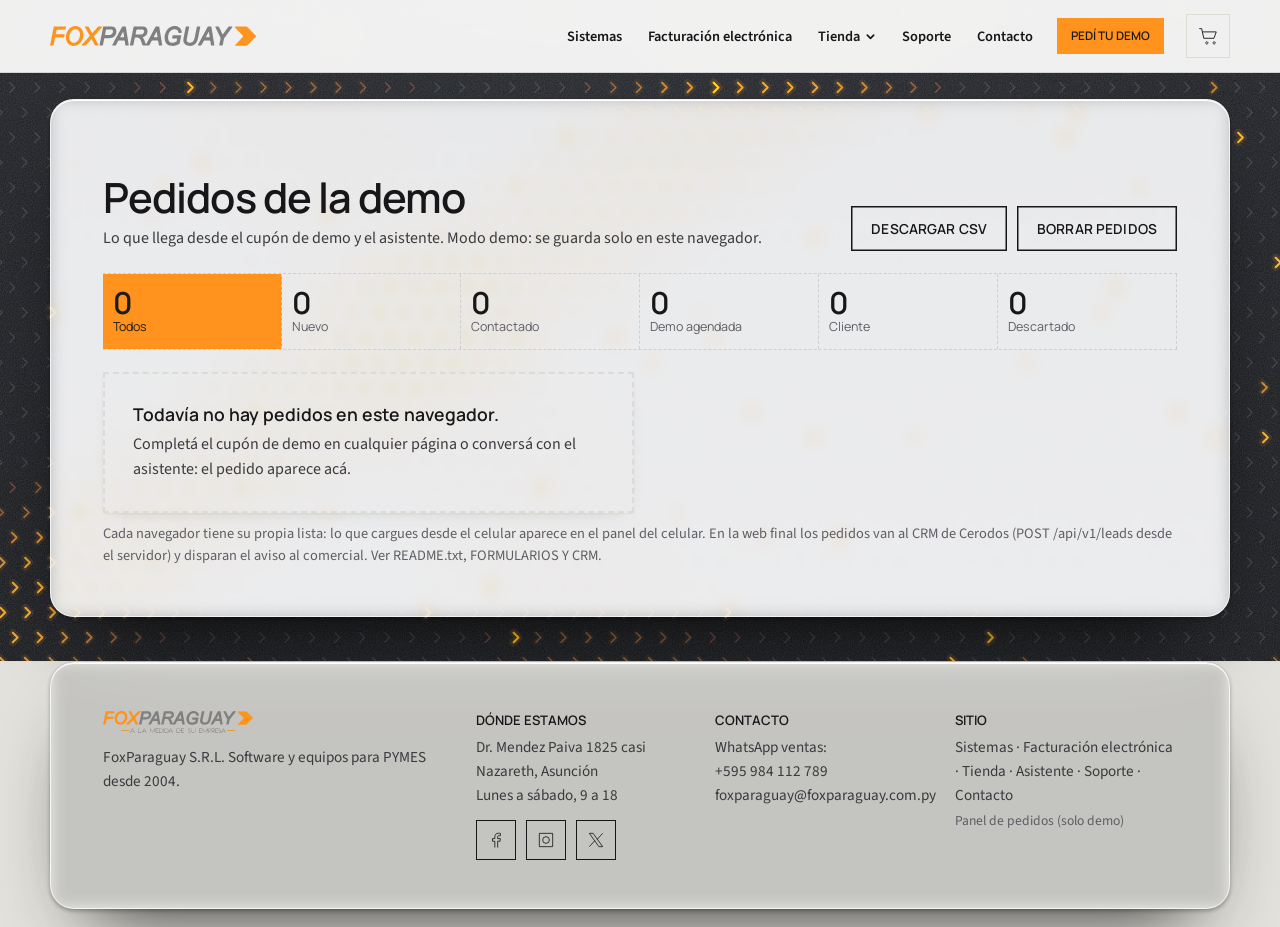
<file: leads-demo/index.html>
<!doctype html>
<html lang="es-PY">
<head>
<meta charset="utf-8">
<meta name="viewport" content="width=device-width, initial-scale=1">
<title>Pedidos de la demo | FoxParaguay</title>
<meta name="description" content="Panel interno de la maqueta. No indexar.">
<meta name="robots" content="noindex, nofollow">
<link rel="canonical" href="https://foxparaguay.com.py/leads-demo/">
<meta property="og:type" content="website">
<meta property="og:locale" content="es_PY">
<meta property="og:site_name" content="FoxParaguay">
<meta property="og:title" content="Pedidos de la demo | FoxParaguay">
<meta property="og:description" content="Panel interno de la maqueta. No indexar.">
<meta property="og:url" content="https://foxparaguay.com.py/leads-demo/">
<meta property="og:image" content="https://foxparaguay.com.py/assets/img/og-foxparaguay.jpg">
<meta name="twitter:card" content="summary_large_image">
<meta name="theme-color" content="#FF931E">
<link rel="icon" href="../favicon.ico" sizes="any">
<link rel="icon" type="image/png" sizes="32x32" href="../assets/img/icons/favicon-32.png">
<link rel="apple-touch-icon" href="../assets/img/icons/apple-touch-icon.png">
<link rel="preconnect" href="https://fonts.googleapis.com">
<link rel="preconnect" href="https://fonts.gstatic.com" crossorigin>
<link rel="stylesheet" href="https://fonts.googleapis.com/css2?family=Manrope:wght@400;500;600;700&family=Source+Sans+3:wght@400;500;600;700&family=Martian+Mono:wdth,wght@75..112.5,400..800&display=swap">
<link rel="stylesheet" href="../assets/css/fox.css?v=2026102537">
<script src="../assets/js/fox-config.js?v=2026102537"></script>
<script>/* Animaciones de entrada: solo si el sistema no pidió menos movimiento. Red de seguridad a los 3,5 s. */
(function(d){if(matchMedia("(prefers-reduced-motion: reduce)").matches)return;d.classList.add("mo");setTimeout(function(){d.classList.add("mo-done")},3500)})(document.documentElement);</script>
<!-- Meta Pixel: pegar acá el código base cuando esté el ID (ver README.txt, MEDICIÓN). -->
</head>
<body data-root="../" data-page="leads">
<svg class="sprite" aria-hidden="true" focusable="false" width="0" height="0" style="position:absolute" fill="none" stroke="currentColor" stroke-width="1.75" stroke-linecap="square" stroke-linejoin="miter"><symbol id="i-barcode" viewBox="0 0 24 24"><path d="M3 5v14M6 5v14M9.5 5v10M12.5 5v14M15.5 5v10M18 5v14M21 5v14M9.5 19h0M15.5 19h0"/></symbol><symbol id="i-scale" viewBox="0 0 24 24"><path d="M4 20h16M6.5 20l1.5-8h8l1.5 8M12 12V8M7 8h10M9.5 16h5"/></symbol><symbol id="i-printer" viewBox="0 0 24 24"><path d="M7 8V3h10v5M3 8h18v8h-3.5M6.5 16H3V8M7 12.5h10V21l-2.5-1.5L12 21l-2.5-1.5L7 21zM17.5 11h0"/></symbol><symbol id="i-receipt" viewBox="0 0 24 24"><path d="M6 3h12v18l-2-1.4-2 1.4-2-1.4-2 1.4-2-1.4L6 21zM9 8h6M9 12h6M9 16h3"/></symbol><symbol id="i-sifen" viewBox="0 0 24 24"><path d="M14 3H5v18h14V8zM14 3v5h5M8.5 14.5l2.5 2.5 4.5-5"/></symbol><symbol id="i-bell" viewBox="0 0 24 24"><path d="M6 17v-6a6 6 0 0 1 12 0v6l2 2H4zM10 22h4"/></symbol><symbol id="i-chart" viewBox="0 0 24 24"><path d="M4 3v17h17M8 16v-4M12 16V8M16 16v-6M20 16V6"/></symbol><symbol id="i-box" viewBox="0 0 24 24"><path d="M3 7.5L12 3l9 4.5-9 4.5zM3 7.5v9L12 21l9-4.5v-9M12 12v9"/></symbol><symbol id="i-cash" viewBox="0 0 24 24"><path d="M3 6.5h18v11H3zM12 9.5a2.5 2.5 0 1 1 0 5 2.5 2.5 0 0 1 0-5zM6.5 12h0M17.5 12h0"/></symbol><symbol id="i-headset" viewBox="0 0 24 24"><path d="M4 14v-2a8 8 0 0 1 16 0v2M4 14h3.5v6H4zM16.5 14H20v6h-3.5M20 20c0 1.5-1.5 2-3 2h-3"/></symbol><symbol id="i-remote" viewBox="0 0 24 24"><path d="M3 4h18v12H3zM8 20h8M12 16v4M8 10h6.5M12.5 7.5L15 10l-2.5 2.5"/></symbol><symbol id="i-pharmacy" viewBox="0 0 24 24"><path d="M9 3h6v6h6v6h-6v6H9v-6H3V9h6z"/></symbol><symbol id="i-paw" viewBox="0 0 24 24"><path d="M7 10a1.6 1.6 0 1 0 0-3.2A1.6 1.6 0 0 0 7 10zM17 10a1.6 1.6 0 1 0 0-3.2 1.6 1.6 0 0 0 0 3.2zM10 6.5a1.6 1.6 0 1 0 0-3.2 1.6 1.6 0 0 0 0 3.2zM14 6.5a1.6 1.6 0 1 0 0-3.2 1.6 1.6 0 0 0 0 3.2zM12 11.5c-3 0-5.5 4-5.5 6.3 0 1.9 1.4 2.7 2.8 2.7 1 0 1.7-.5 2.7-.5s1.7.5 2.7.5c1.4 0 2.8-.8 2.8-2.7 0-2.3-2.5-6.3-5.5-6.3z"/></symbol><symbol id="i-car" viewBox="0 0 24 24"><path d="M3 16.5v-4.5l2.2-5h13.6l2.2 5v4.5zM4 16.5v3h3v-3M17 16.5v3h3v-3M3 12h18M7 14.5h0M17 14.5h0"/></symbol><symbol id="i-cart" viewBox="0 0 24 24"><path d="M2.5 4h2.5l2.4 11h11.2L21 7.5H6M9 20.5h0M18 20.5h0"/></symbol><symbol id="i-store" viewBox="0 0 24 24"><path d="M4 10.5V20h16v-9.5M3 4h18l-1.2 6.5H4.2zM9.5 20v-5.5h5V20"/></symbol><symbol id="i-sync" viewBox="0 0 24 24"><path d="M20 11A8 8 0 0 0 5.6 6.4L4 8M4 3.5V8h4.5M4 13a8 8 0 0 0 14.4 4.6L20 16M20 20.5V16h-4.5"/></symbol><symbol id="i-qr" viewBox="0 0 24 24"><path d="M4 4h6v6H4zM14 4h6v6h-6zM4 14h6v6H4zM14 14h2.5v2.5H14zM18 18h2v2h-2zM18 14h2M14 18.5v1.5M7 7h0M17 7h0M7 17h0"/></symbol><symbol id="i-clock" viewBox="0 0 24 24"><path d="M12 3a9 9 0 1 1 0 18 9 9 0 0 1 0-18zM12 7v5.5l3.5 2"/></symbol><symbol id="i-user" viewBox="0 0 24 24"><path d="M12 12a4 4 0 1 0 0-8 4 4 0 0 0 0 8zM4 21c0-4 3.6-6 8-6s8 2 8 6"/></symbol><symbol id="i-pin" viewBox="0 0 24 24"><path d="M12 21.5s-7-6.2-7-12a7 7 0 0 1 14 0c0 5.8-7 12-7 12zM12 12a2.5 2.5 0 1 0 0-5 2.5 2.5 0 0 0 0 5z"/></symbol><symbol id="i-download" viewBox="0 0 24 24"><path d="M12 3v12M7 10.5l5 4.5 5-4.5M4 20.5h16"/></symbol><symbol id="i-shield" viewBox="0 0 24 24"><path d="M12 3l8 3v6c0 5-3.6 8-8 9.5C7.6 20 4 17 4 12V6zM8.8 12.2l2.2 2.2 4.2-4.4"/></symbol><symbol id="i-search" viewBox="0 0 24 24"><path d="M10.5 18a7.5 7.5 0 1 0 0-15 7.5 7.5 0 0 0 0 15zM21 21l-5.2-5.2"/></symbol><symbol id="i-tag" viewBox="0 0 24 24"><path d="M3 3h8.5L21 12.5 12.5 21 3 11.5zM7.5 7.5h0"/></symbol><symbol id="i-chat" viewBox="0 0 24 24"><path d="M4 4h16v12H9.5L4 20.5zM8 9h8M8 12.5h5"/></symbol><symbol id="i-monitor" viewBox="0 0 24 24"><path d="M3 4h18v12.5H3zM9 21h6M12 16.5V21"/></symbol><symbol id="i-laptop" viewBox="0 0 24 24"><path d="M5 5h14v10H5zM2.5 18.5h19L20 15H4z"/></symbol><symbol id="i-plug" viewBox="0 0 24 24"><path d="M9 3v5M15 3v5M6.5 8h11v3a5.5 5.5 0 0 1-11 0zM12 16.5V21"/></symbol><symbol id="i-x" viewBox="0 0 24 24"><path d="M5 5l14 14M19 5L5 19"/></symbol><symbol id="i-spark" viewBox="0 0 24 24"><path d="M12 3v5M12 16v5M3 12h5M16 12h5M6 6l3 3M15 15l3 3M18 6l-3 3M9 15l-3 3"/></symbol><symbol id="i-chip" viewBox="0 0 24 24"><path d="M7 7h10v10H7zM10 10h4v4h-4zM9.5 3v4M14.5 3v4M9.5 17v4M14.5 17v4M3 9.5h4M3 14.5h4M17 9.5h4M17 14.5h4"/></symbol><symbol id="i-drive" viewBox="0 0 24 24"><path d="M3 13.5l3-8.5h12l3 8.5v5.5H3zM3 13.5h18M16.5 16.5h0M13.5 16.5h0"/></symbol><symbol id="i-battery" viewBox="0 0 24 24"><path d="M3 7h15v10H3zM18 10h3v4h-3M7 10v4M10.5 10v4"/></symbol><symbol id="i-mouse" viewBox="0 0 24 24"><path d="M12 3a6 6 0 0 1 6 6v6a6 6 0 0 1-12 0V9a6 6 0 0 1 6-6zM12 3v6M6 9h12"/></symbol><symbol id="i-cable" viewBox="0 0 24 24"><path d="M7 3v5M11 3v5M5 8h8v4a4 4 0 0 1-8 0zM9 16v2a3 3 0 0 0 3 3h4a3 3 0 0 0 3-3V8"/></symbol><symbol id="i-wifi" viewBox="0 0 24 24"><path d="M2.5 9a14 14 0 0 1 19 0M5.5 12.5a9.5 9.5 0 0 1 13 0M8.5 16a5 5 0 0 1 7 0M12 19.5h0"/></symbol><symbol id="i-mount" viewBox="0 0 24 24"><path d="M4 4h7v16H4zM11 12h9M17 9l3 3-3 3"/></symbol><symbol id="i-gamepad" viewBox="0 0 24 24"><path d="M7 8h10a4 4 0 0 1 4 4l.5 4.5a2 2 0 0 1-3.6 1.4L15.5 15h-7l-2.4 2.9a2 2 0 0 1-3.6-1.4L3 12a4 4 0 0 1 4-4zM7.5 10.5v3M6 12h3M15.5 11.5h0M17.5 13h0"/></symbol><symbol id="i-grid" viewBox="0 0 24 24"><path d="M4 4h7v7H4zM13 4h7v7h-7zM4 13h7v7H4zM13 13h7v7h-7z"/></symbol><symbol id="i-eye" viewBox="0 0 24 24"><path d="M2.5 12S6 5.5 12 5.5 21.5 12 21.5 12 18 18.5 12 18.5 2.5 12 2.5 12zM12 15a3 3 0 1 0 0-6 3 3 0 0 0 0 6z"/></symbol><symbol id="i-phone" viewBox="0 0 24 24"><path d="M5 3h4l2 5-2.5 1.5a11 11 0 0 0 6 6L16 13l5 2v4a2 2 0 0 1-2 2A17 17 0 0 1 3 5a2 2 0 0 1 2-2z"/></symbol><symbol id="i-mail" viewBox="0 0 24 24"><path d="M3 5h18v14H3zM3 5l9 7.5L21 5"/></symbol><symbol id="i-facebook" viewBox="0 0 24 24"><path d="M14 21v-7.5h2.8l.4-3.2H14V8.4c0-.9.3-1.6 1.6-1.6h1.7V4a22 22 0 0 0-2.5-.1c-2.5 0-4.2 1.5-4.2 4.3v2.1H7.8v3.2h2.8V21"/></symbol><symbol id="i-instagram" viewBox="0 0 24 24"><path d="M4 4h16v16H4zM12 16a4 4 0 1 0 0-8 4 4 0 0 0 0 8zM17 7h0"/></symbol><symbol id="i-xlogo" viewBox="0 0 24 24"><path d="M4 4h4.5L20 20h-4.5zM20 4l-6.6 7.2M4 20l6.6-7.2"/></symbol><symbol id="i-copy" viewBox="0 0 24 24"><path d="M8 8h12v12H8zM4 16V4h12"/></symbol><symbol id="i-route" viewBox="0 0 24 24"><path d="M6 19a2 2 0 1 0 0-.01M18 7a2 2 0 1 0 0-.01M6 17V11a4 4 0 0 1 4-4h6"/></symbol><symbol id="i-cartb" viewBox="0 0 24 24"><path d="M2.5 4h2.6l2.3 10.5h11.1L21 7.5H6.2M9.5 19.5a1.2 1.2 0 1 0 0-.01M17.5 19.5a1.2 1.2 0 1 0 0-.01"/></symbol><symbol id="i-down" viewBox="0 0 24 24"><path d="M6 9l6 6 6-6"/></symbol><symbol id="i-plus" viewBox="0 0 24 24"><path d="M12 5v14M5 12h14"/></symbol><symbol id="i-minus" viewBox="0 0 24 24"><path d="M5 12h14"/></symbol><symbol id="i-trash" viewBox="0 0 24 24"><path d="M4 7h16M9 7V4h6v3M6.5 7l1 13h9l1-13"/></symbol><symbol id="i-ticket" viewBox="0 0 24 24"><path d="M3 7h18v3a2 2 0 0 0 0 4v3H3v-3a2 2 0 0 0 0-4zM14 7v10"/></symbol><symbol id="i-check" viewBox="0 0 24 24"><path d="M5 12.5l4.5 4.5L19 7.5"/></symbol><symbol id="i-card" viewBox="0 0 24 24"><path d="M3 6h18v12H3zM3 10h18M6.5 14.5h4"/></symbol><symbol id="i-cheese" viewBox="0 0 24 24"><path d="M3 16.5 13 7l8 4.5v5zM3 16.5h18v2.5H3zM9 13.5h0M15.5 13h0M12.5 17.8h0"/></symbol><symbol id="i-bottle" viewBox="0 0 24 24"><path d="M10 2.5h4v3l1.8 2.8V20a1 1 0 0 1-1 1H9.2a1 1 0 0 1-1-1V8.3L10 5.5zM8.2 11.5h7.6M8.2 16h7.6"/></symbol><symbol id="i-bread" viewBox="0 0 24 24"><path d="M3.5 11a4.5 4.5 0 0 1 4.5-4.5h8A4.5 4.5 0 0 1 20.5 11a2 2 0 0 1-2 2v6h-13v-6a2 2 0 0 1-2-2zM9.5 13v3M14.5 13v3"/></symbol><symbol id="i-wapp" viewBox="0 0 24 24"><path d="M12 3.2a8.6 8.6 0 0 0-7.4 13l-1.2 4.4 4.5-1.2A8.6 8.6 0 1 0 12 3.2zM8.8 8.3c.3-.6.6-.6.9-.6h.6c.2 0 .4.1.6.5l.8 1.9c.1.2.1.4 0 .6l-.5.7c-.1.2-.1.4 0 .6.6 1.1 1.5 2 2.6 2.6.2.1.4.1.6 0l.7-.6c.2-.1.4-.2.6-.1l1.9.9c.3.1.4.3.4.5 0 .6-.2 1.2-.7 1.6-.6.5-1.5.6-2.4.3-2.6-.9-4.6-2.9-5.6-5.4-.4-1-.2-2.2.3-2.9z"/></symbol><symbol id="i-play" viewBox="0 0 24 24"><path d="M8 5.5v13l10.5-6.5z"/></symbol></svg>
<div class="pagebg" data-bg="page" aria-hidden="true"></div>
<a class="skip" href="#contenido">Saltar al contenido</a>
<header class="hdr gut">
  <div class="max">
    <a href="../index.html"><img class="logo" src="../assets/img/logo/foxparaguay-color-reducido.svg" alt="FOXPARAGUAY, ir al inicio" width="609" height="57"></a>
    <nav aria-label="Principal"><a href="../sistemas/index.html"><span>Sistemas</span><svg class="nav-ic" viewBox="0 0 24 24" aria-hidden="true"><path pathLength="1" d="M3.5 5.5h17v13h-17z"/><path pathLength="1" d="M3.5 9h17"/><path pathLength="1" d="M8 11.8l2.6 2.2L8 16.2"/><path pathLength="1" d="M12 11.8l2.6 2.2-2.6 2.2"/></svg></a><a href="../facturacion-electronica/index.html"><span>Facturación electrónica</span><svg class="nav-ic" viewBox="0 0 24 24" aria-hidden="true"><path pathLength="1" d="M6.5 3.5h11v16l-1.8-1.3-1.9 1.3-1.8-1.3-1.8 1.3-1.9-1.3-1.8 1.3z"/><path pathLength="1" d="M9.3 10.6l1.9 1.9 3.6-3.8"/></svg></a><div class="nav-shop" data-shop><a href="../tienda/index.html" aria-haspopup="true" aria-expanded="false" aria-controls="mega">Tienda<svg class="nav-dn" viewBox="0 0 12 12" aria-hidden="true"><path d="M2.5 4.5L6 8l3.5-3.5"/></svg></a><div class="mega" id="mega" role="region" aria-label="Categorías de la tienda"><div class="mega-in"><div class="mg-top"><span>Categorías</span><a class="mg-all" href="../tienda/index.html">Ver toda la tienda <span class="chev"></span></a></div><div class="mg-cols"><div class="mg-col"><b class="mg-h"><svg class="ic" aria-hidden="true" focusable="false"><use href="#i-cash"/></svg>Punto de venta</b><ul><li><a href="../tienda/index.html#c=lectores"><svg class="ic" aria-hidden="true" focusable="false"><use href="#i-barcode"/></svg><span>Lectores de código de barras</span><small>3</small></a></li><li><a href="../tienda/index.html#c=balanzas"><svg class="ic" aria-hidden="true" focusable="false"><use href="#i-scale"/></svg><span>Balanzas</span><small>3</small></a></li><li><a href="../tienda/index.html#c=impresoras"><svg class="ic" aria-hidden="true" focusable="false"><use href="#i-printer"/></svg><span>Impresoras</span><small>14</small></a></li><li><a href="../tienda/index.html#c=cajas"><svg class="ic" aria-hidden="true" focusable="false"><use href="#i-cash"/></svg><span>Cajas registradoras</span><small>2</small></a></li><li><a href="../tienda/index.html#c=reloj"><svg class="ic" aria-hidden="true" focusable="false"><use href="#i-clock"/></svg><span>Reloj marcador</span><small>1</small></a></li><li><a href="../tienda/index.html#c=insumos"><svg class="ic" aria-hidden="true" focusable="false"><use href="#i-receipt"/></svg><span>Insumos</span><small>6</small></a></li></ul></div><div class="mg-col"><b class="mg-h"><svg class="ic" aria-hidden="true" focusable="false"><use href="#i-monitor"/></svg>Computación</b><ul><li><a href="../tienda/index.html#c=notebooks"><svg class="ic" aria-hidden="true" focusable="false"><use href="#i-laptop"/></svg><span>Notebooks</span><small>5</small></a></li><li><a href="../tienda/index.html#c=gaming"><svg class="ic" aria-hidden="true" focusable="false"><use href="#i-gamepad"/></svg><span>Gaming</span><small>2</small></a></li><li><a href="../tienda/index.html#c=componentes"><svg class="ic" aria-hidden="true" focusable="false"><use href="#i-chip"/></svg><span>Componentes</span><small>11</small></a></li><li><a href="../tienda/index.html#c=almacenamiento"><svg class="ic" aria-hidden="true" focusable="false"><use href="#i-drive"/></svg><span>Almacenamiento</span><small>4</small></a></li><li><a href="../tienda/index.html#c=monitores"><svg class="ic" aria-hidden="true" focusable="false"><use href="#i-monitor"/></svg><span>Monitores y TV</span><small>6</small></a></li><li><a href="../tienda/index.html#c=ups"><svg class="ic" aria-hidden="true" focusable="false"><use href="#i-plug"/></svg><span>UPS</span><small>2</small></a></li></ul></div><div class="mg-col"><b class="mg-h"><svg class="ic" aria-hidden="true" focusable="false"><use href="#i-mouse"/></svg>Accesorios y redes</b><ul><li><a href="../tienda/index.html#c=accesorios"><svg class="ic" aria-hidden="true" focusable="false"><use href="#i-mouse"/></svg><span>Accesorios</span><small>13</small></a></li><li><a href="../tienda/index.html#c=adaptadores"><svg class="ic" aria-hidden="true" focusable="false"><use href="#i-sync"/></svg><span>Adaptadores y conversores</span><small>4</small></a></li><li><a href="../tienda/index.html#c=cables"><svg class="ic" aria-hidden="true" focusable="false"><use href="#i-cable"/></svg><span>Cables</span><small>0</small></a></li><li><a href="../tienda/index.html#c=baterias"><svg class="ic" aria-hidden="true" focusable="false"><use href="#i-battery"/></svg><span>Baterías y cargadores</span><small>0</small></a></li><li><a href="../tienda/index.html#c=redes"><svg class="ic" aria-hidden="true" focusable="false"><use href="#i-wifi"/></svg><span>Redes e internet</span><small>2</small></a></li><li><a href="../tienda/index.html#c=soportes"><svg class="ic" aria-hidden="true" focusable="false"><use href="#i-mount"/></svg><span>Soportes</span><small>1</small></a></li><li><a href="../tienda/index.html#c=otros"><svg class="ic" aria-hidden="true" focusable="false"><use href="#i-box"/></svg><span>Otros</span><small>5</small></a></li></ul></div></div></div></div></div><a href="../soporte/index.html"><span>Soporte</span><svg class="nav-ic" viewBox="0 0 24 24" aria-hidden="true"><path pathLength="1" d="M12 4a8 8 0 1 1 0 16a8 8 0 1 1 0-16z"/><path pathLength="1" d="M12 8.6a3.4 3.4 0 1 1 0 6.8a3.4 3.4 0 1 1 0-6.8z"/><path pathLength="1" d="M6.4 6.4l3.2 3.2"/><path pathLength="1" d="M17.6 6.4l-3.2 3.2"/><path pathLength="1" d="M6.4 17.6l3.2-3.2"/><path pathLength="1" d="M17.6 17.6l-3.2-3.2"/></svg></a><a href="../contacto/index.html"><span>Contacto</span><svg class="nav-ic" viewBox="0 0 24 24" aria-hidden="true"><path pathLength="1" d="M3.5 11.2l17-7.2-6.4 16.5-3-6.4z"/><path pathLength="1" d="M11.1 14.1l9.4-10.1"/></svg></a></nav>
    <a class="btn demo" href="../demo/index.html">Pedí tu demo</a>
    <button class="cart-btn" id="cart-btn" type="button" aria-label="Abrir carrito" aria-controls="cart"><svg class="ic" aria-hidden="true" focusable="false"><use href="#i-cartb"/></svg><span class="cart-n" id="cart-n" hidden>0</span></button>
    <button class="menu" id="menu" type="button" aria-expanded="false" aria-controls="drawer" aria-label="Abrir menú"><span></span></button>
  </div>
  <div class="max drawer" id="drawer" hidden>
    <a href="../sistemas/index.html">Sistemas <span class="chev"></span></a><a href="../facturacion-electronica/index.html">Facturación electrónica <span class="chev"></span></a><details class="dr-shop"><summary>Tienda <span class="chev"></span></summary><div class="dr-cats"><div class="mg-col"><b class="mg-h"><svg class="ic" aria-hidden="true" focusable="false"><use href="#i-cash"/></svg>Punto de venta</b><ul><li><a href="../tienda/index.html#c=lectores"><svg class="ic" aria-hidden="true" focusable="false"><use href="#i-barcode"/></svg><span>Lectores de código de barras</span><small>3</small></a></li><li><a href="../tienda/index.html#c=balanzas"><svg class="ic" aria-hidden="true" focusable="false"><use href="#i-scale"/></svg><span>Balanzas</span><small>3</small></a></li><li><a href="../tienda/index.html#c=impresoras"><svg class="ic" aria-hidden="true" focusable="false"><use href="#i-printer"/></svg><span>Impresoras</span><small>14</small></a></li><li><a href="../tienda/index.html#c=cajas"><svg class="ic" aria-hidden="true" focusable="false"><use href="#i-cash"/></svg><span>Cajas registradoras</span><small>2</small></a></li><li><a href="../tienda/index.html#c=reloj"><svg class="ic" aria-hidden="true" focusable="false"><use href="#i-clock"/></svg><span>Reloj marcador</span><small>1</small></a></li><li><a href="../tienda/index.html#c=insumos"><svg class="ic" aria-hidden="true" focusable="false"><use href="#i-receipt"/></svg><span>Insumos</span><small>6</small></a></li></ul></div><div class="mg-col"><b class="mg-h"><svg class="ic" aria-hidden="true" focusable="false"><use href="#i-monitor"/></svg>Computación</b><ul><li><a href="../tienda/index.html#c=notebooks"><svg class="ic" aria-hidden="true" focusable="false"><use href="#i-laptop"/></svg><span>Notebooks</span><small>5</small></a></li><li><a href="../tienda/index.html#c=gaming"><svg class="ic" aria-hidden="true" focusable="false"><use href="#i-gamepad"/></svg><span>Gaming</span><small>2</small></a></li><li><a href="../tienda/index.html#c=componentes"><svg class="ic" aria-hidden="true" focusable="false"><use href="#i-chip"/></svg><span>Componentes</span><small>11</small></a></li><li><a href="../tienda/index.html#c=almacenamiento"><svg class="ic" aria-hidden="true" focusable="false"><use href="#i-drive"/></svg><span>Almacenamiento</span><small>4</small></a></li><li><a href="../tienda/index.html#c=monitores"><svg class="ic" aria-hidden="true" focusable="false"><use href="#i-monitor"/></svg><span>Monitores y TV</span><small>6</small></a></li><li><a href="../tienda/index.html#c=ups"><svg class="ic" aria-hidden="true" focusable="false"><use href="#i-plug"/></svg><span>UPS</span><small>2</small></a></li></ul></div><div class="mg-col"><b class="mg-h"><svg class="ic" aria-hidden="true" focusable="false"><use href="#i-mouse"/></svg>Accesorios y redes</b><ul><li><a href="../tienda/index.html#c=accesorios"><svg class="ic" aria-hidden="true" focusable="false"><use href="#i-mouse"/></svg><span>Accesorios</span><small>13</small></a></li><li><a href="../tienda/index.html#c=adaptadores"><svg class="ic" aria-hidden="true" focusable="false"><use href="#i-sync"/></svg><span>Adaptadores y conversores</span><small>4</small></a></li><li><a href="../tienda/index.html#c=cables"><svg class="ic" aria-hidden="true" focusable="false"><use href="#i-cable"/></svg><span>Cables</span><small>0</small></a></li><li><a href="../tienda/index.html#c=baterias"><svg class="ic" aria-hidden="true" focusable="false"><use href="#i-battery"/></svg><span>Baterías y cargadores</span><small>0</small></a></li><li><a href="../tienda/index.html#c=redes"><svg class="ic" aria-hidden="true" focusable="false"><use href="#i-wifi"/></svg><span>Redes e internet</span><small>2</small></a></li><li><a href="../tienda/index.html#c=soportes"><svg class="ic" aria-hidden="true" focusable="false"><use href="#i-mount"/></svg><span>Soportes</span><small>1</small></a></li><li><a href="../tienda/index.html#c=otros"><svg class="ic" aria-hidden="true" focusable="false"><use href="#i-box"/></svg><span>Otros</span><small>5</small></a></li></ul></div><a class="mg-all" href="../tienda/index.html">Ver toda la tienda <span class="chev"></span></a></div></details><a href="../soporte/index.html">Soporte para clientes <span class="chev"></span></a><a href="../contacto/index.html">Contacto <span class="chev"></span></a><a href="../demo/index.html">Pedí tu demo <span class="chev"></span></a>
  </div>
</header>
<main id="contenido">
<div class="gut bgfx band-head"><div class="max">
  <div class="crm-head">
    <div><h1>Pedidos de la demo</h1><p>Lo que llega desde el cupón de demo y el asistente. Modo demo: se guarda solo en este navegador.</p></div>
    <div class="row-btns"><button class="btn line" id="leads-export" type="button">Descargar CSV</button><button class="btn line" id="leads-clear" type="button">Borrar pedidos</button></div>
  </div>
  <div class="kpis" id="kpis"></div>
  <div class="leads" id="leads"></div>
  <p class="note-inline">Cada navegador tiene su propia lista: lo que cargues desde el celular aparece en el panel del celular. En la web final los pedidos van al CRM de Cerodos (POST /api/v1/leads desde el servidor) y disparan el aviso al comercial. Ver README.txt, FORMULARIOS Y CRM.</p>
</div></div>
</main>
<footer class="gut"><div class="max ftr">
  <div><img class="ftr-logo" src="../assets/img/logo/foxparaguay-color.svg" alt="FOXPARAGUAY · A la medida de su empresa" width="609" height="90" loading="lazy"><p style="margin:12px 0 0">FoxParaguay S.R.L. Software y equipos para PYMES desde 2004.</p></div>
  <div class="cols">
    <div><b>Dónde estamos</b><a href="../contacto/#ubicacion">Dr. Mendez Paiva 1825 casi Nazareth, Asunción</a><br>Lunes a sábado, 9 a 18<div class="socs socs-ftr"><a class="soc soc-sm" href="https://www.facebook.com/foxparaguay" target="_blank" rel="noopener" aria-label="FoxParaguay en Facebook"><svg class="ic" aria-hidden="true" focusable="false"><use href="#i-facebook"/></svg><span>Facebook</span></a><a class="soc soc-sm" href="https://www.instagram.com/foxparaguay/" target="_blank" rel="noopener" aria-label="FoxParaguay en Instagram"><svg class="ic" aria-hidden="true" focusable="false"><use href="#i-instagram"/></svg><span>Instagram</span></a><a class="soc soc-sm" href="https://twitter.com/foxparaguay" target="_blank" rel="noopener" aria-label="FoxParaguay en X (Twitter)"><svg class="ic" aria-hidden="true" focusable="false"><use href="#i-xlogo"/></svg><span>X (Twitter)</span></a></div></div>
    <div><b>Contacto</b><a data-whatsapp="ventas" href="../soporte/index.html">WhatsApp ventas: <span data-whatsapp="ventas" data-whatsapp-num>+595 984 112 789</span></a><br>foxparaguay@foxparaguay.com.py</div>
    <div><b>Sitio</b><a href="../sistemas/index.html">Sistemas</a> · <a href="../facturacion-electronica/index.html">Facturación electrónica</a> · <a href="../tienda/index.html">Tienda</a> · <a href="../agente/index.html">Asistente</a> · <a href="../soporte/index.html">Soporte</a> · <a href="../contacto/index.html">Contacto</a><br><a href="../leads-demo/index.html" class="team">Panel de pedidos (solo demo)</a></div>
  </div>
</div></footer>

<script src="../assets/js/fox.js?v=2026102537"></script>
<script src="../assets/js/cart.js?v=2026102537"></script>
<script src="../assets/js/fox-motion.js?v=2026102537"></script>
</body>
</html>
</file>
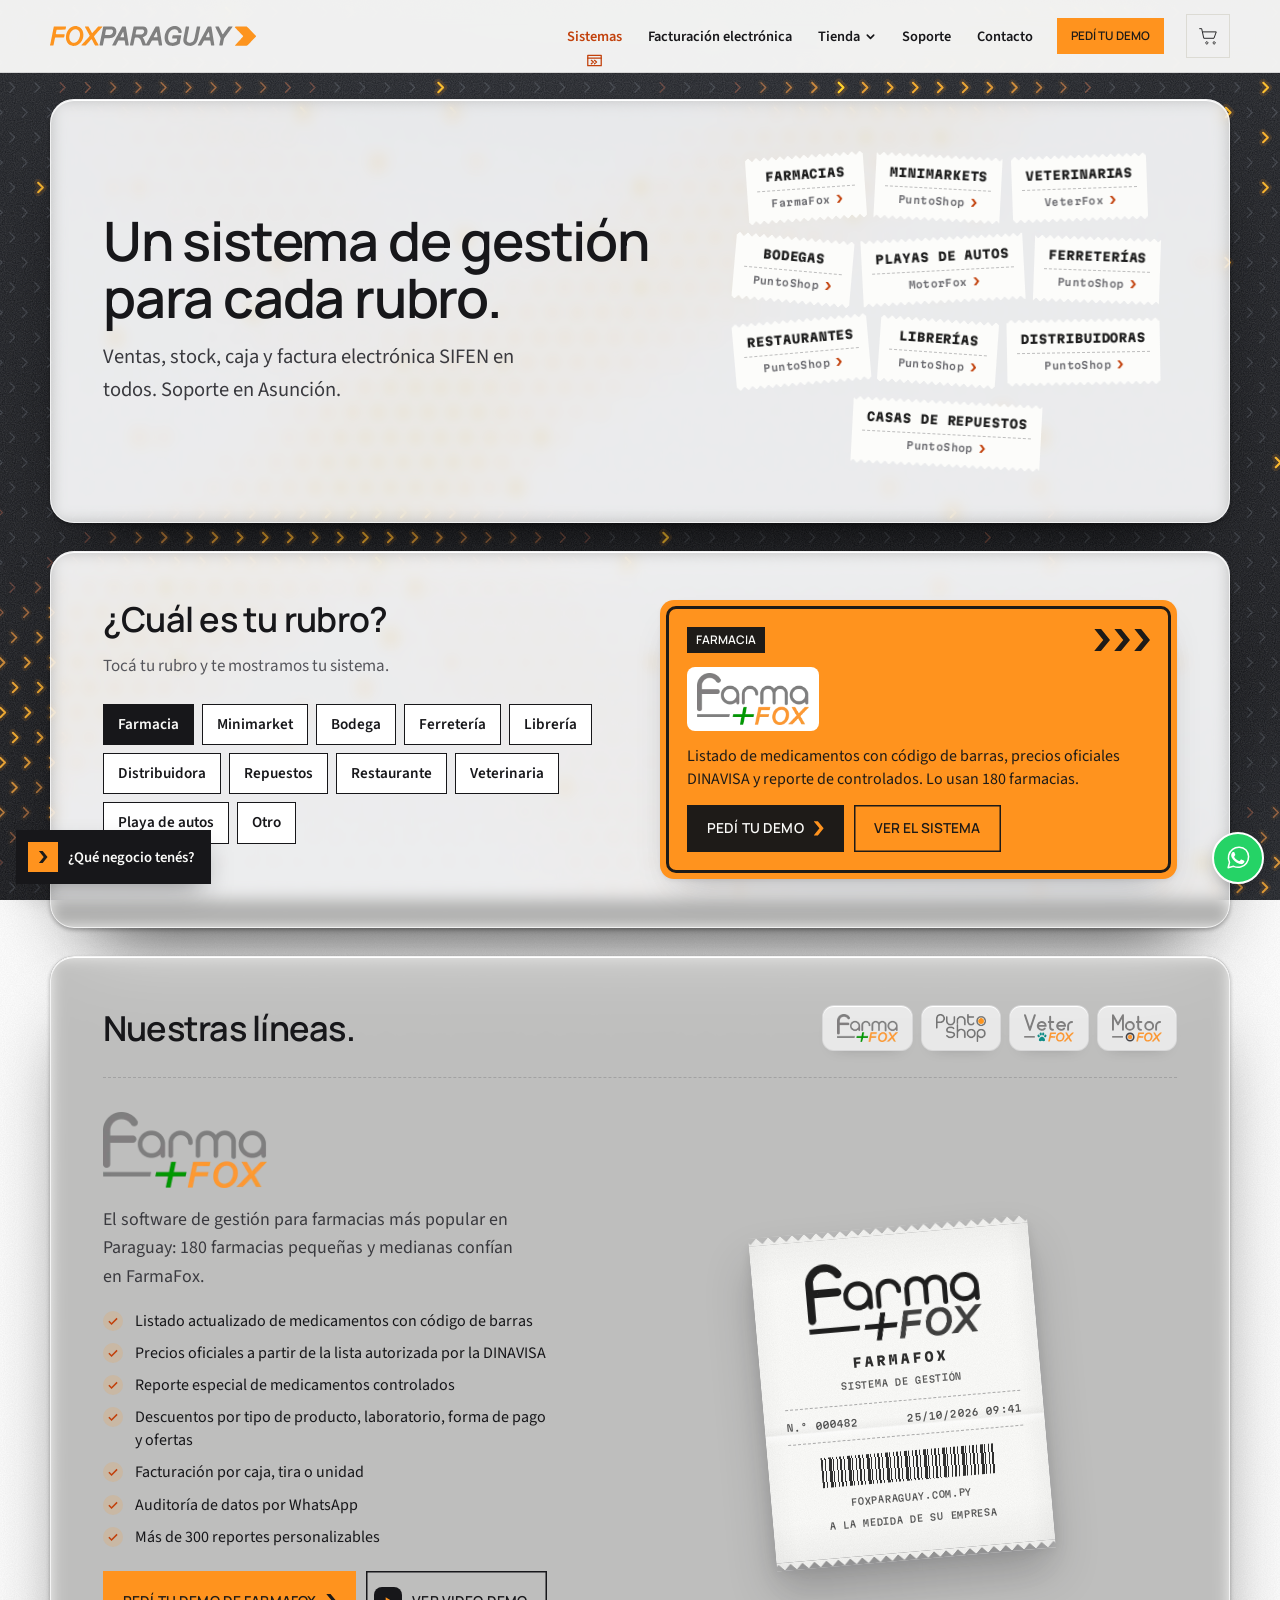
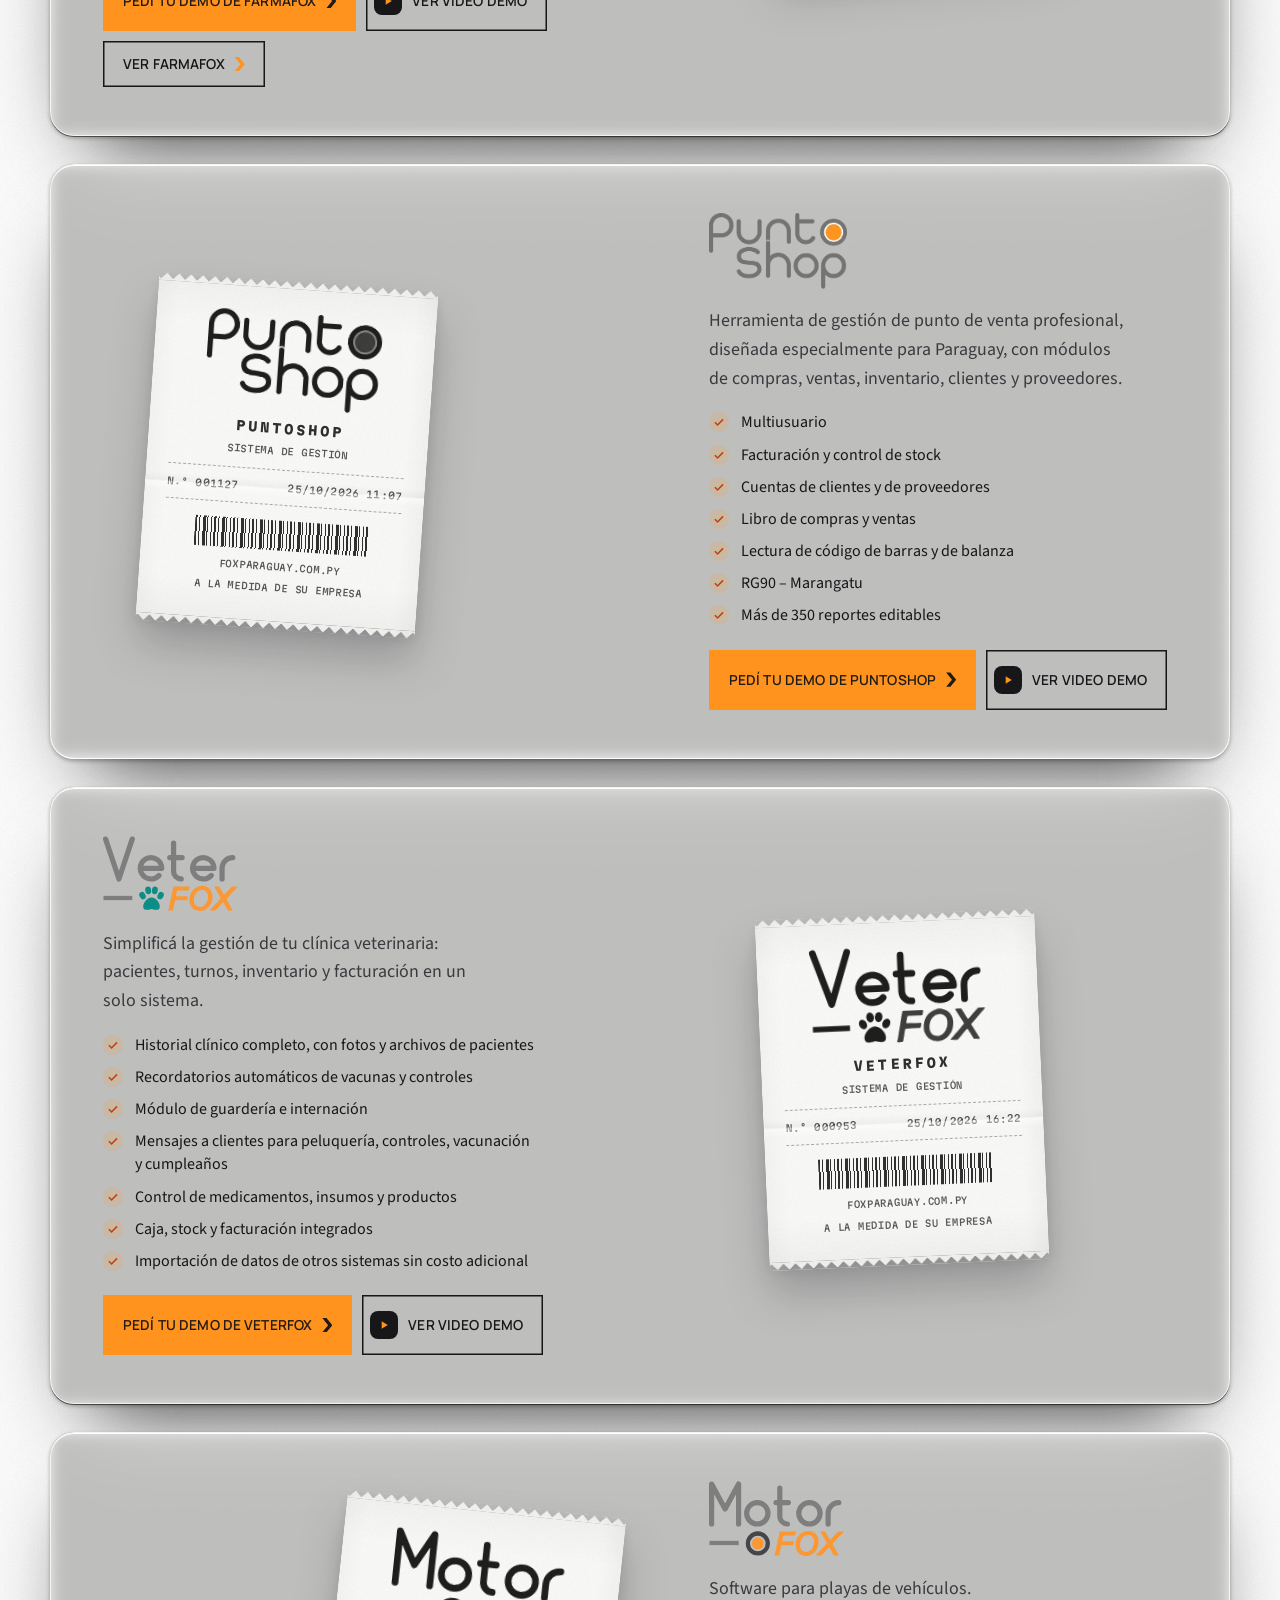
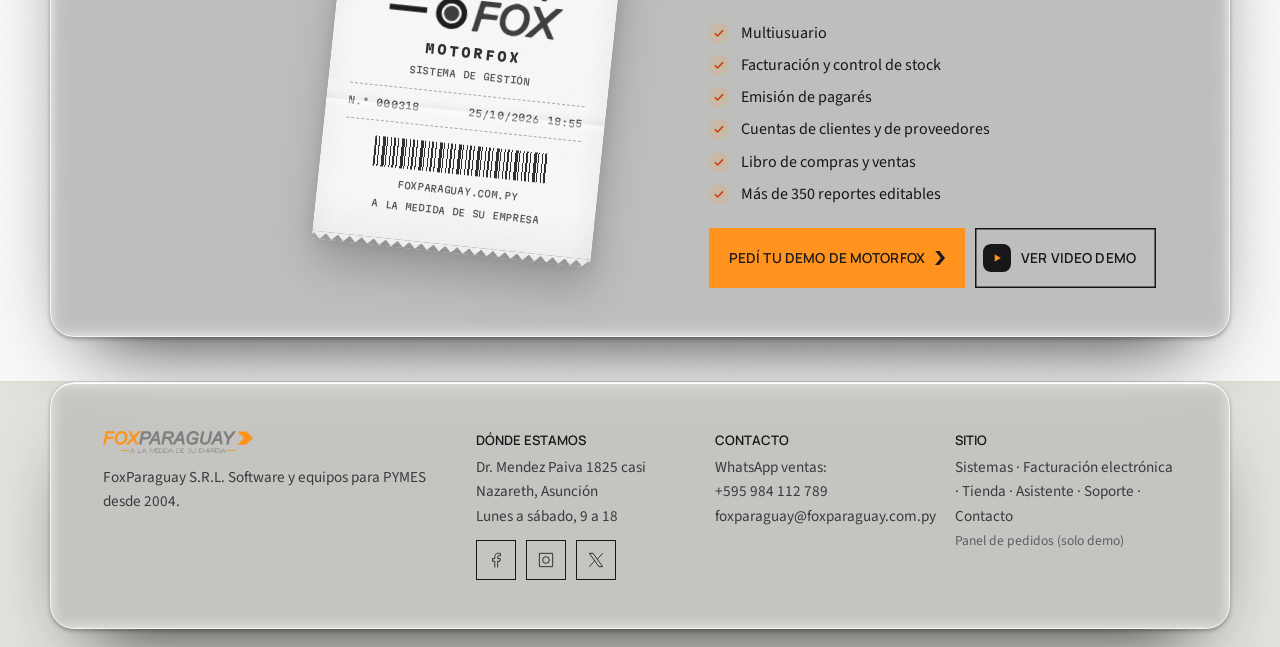
<file: sistemas/index.html>
<!doctype html>
<html lang="es-PY">
<head>
<meta charset="utf-8">
<meta name="viewport" content="width=device-width, initial-scale=1">
<title>Sistemas de gestión por rubro | FoxParaguay</title>
<meta name="description" content="FarmaFox para farmacias, PuntoShop para minimarkets, bodegas, ferreterías y restaurantes, VeterFox para veterinarias y MotorFox para playas de autos.">
<link rel="canonical" href="https://foxparaguay.com.py/sistemas/">
<meta property="og:type" content="website">
<meta property="og:locale" content="es_PY">
<meta property="og:site_name" content="FoxParaguay">
<meta property="og:title" content="Sistemas de gestión por rubro | FoxParaguay">
<meta property="og:description" content="FarmaFox para farmacias, PuntoShop para minimarkets, bodegas, ferreterías y restaurantes, VeterFox para veterinarias y MotorFox para playas de autos.">
<meta property="og:url" content="https://foxparaguay.com.py/sistemas/">
<meta property="og:image" content="https://foxparaguay.com.py/assets/img/og-foxparaguay.jpg">
<meta name="twitter:card" content="summary_large_image">
<meta name="theme-color" content="#FF931E">
<link rel="icon" href="../favicon.ico" sizes="any">
<link rel="icon" type="image/png" sizes="32x32" href="../assets/img/icons/favicon-32.png">
<link rel="apple-touch-icon" href="../assets/img/icons/apple-touch-icon.png">
<link rel="preconnect" href="https://fonts.googleapis.com">
<link rel="preconnect" href="https://fonts.gstatic.com" crossorigin>
<link rel="stylesheet" href="https://fonts.googleapis.com/css2?family=Manrope:wght@400;500;600;700&family=Source+Sans+3:wght@400;500;600;700&family=Martian+Mono:wdth,wght@75..112.5,400..800&display=swap">
<link rel="stylesheet" href="../assets/css/fox.css?v=2026102537">
<script src="../assets/js/fox-config.js?v=2026102537"></script>
<script>/* Intro: se decide antes de pintar para que el sitio no parpadee. */
(function(d){try{var c=window.FOX_CONFIG&&FOX_CONFIG.intro;if(c&&c.activa===false)return;if(sessionStorage.getItem("foxIntro"))return;d.classList.add("fx-intro")}catch(e){}})(document.documentElement);</script>
<script src="../assets/js/fox-intro.js?v=2026102537" defer></script>
<script>/* Animaciones de entrada: solo si el sistema no pidió menos movimiento. Red de seguridad a los 3,5 s. */
(function(d){if(matchMedia("(prefers-reduced-motion: reduce)").matches)return;d.classList.add("mo");setTimeout(function(){d.classList.add("mo-done")},3500)})(document.documentElement);</script>
<script type="application/ld+json">{"@context": "https://schema.org", "@graph": [{"@type": "LocalBusiness", "@id": "https://foxparaguay.com.py/#negocio", "name": "FoxParaguay S.R.L.", "url": "https://foxparaguay.com.py/", "logo": "https://foxparaguay.com.py/assets/img/logo/foxparaguay-color.png", "image": "https://foxparaguay.com.py/assets/img/og-foxparaguay.jpg", "telephone": "+595984112789", "email": "foxparaguay@foxparaguay.com.py", "foundingDate": "2004", "address": {"@type": "PostalAddress", "streetAddress": "Dr. Mendez Paiva 1825 casi Nazareth", "addressLocality": "Asunción", "addressCountry": "PY"}, "openingHoursSpecification": [{"@type": "OpeningHoursSpecification", "dayOfWeek": ["Monday", "Tuesday", "Wednesday", "Thursday", "Friday", "Saturday"], "opens": "09:00", "closes": "18:00"}]}]}</script>
<!-- Meta Pixel: pegar acá el código base cuando esté el ID (ver README.txt, MEDICIÓN). -->
</head>
<body data-root="../" data-page="sistemas">
<svg class="sprite" aria-hidden="true" focusable="false" width="0" height="0" style="position:absolute" fill="none" stroke="currentColor" stroke-width="1.75" stroke-linecap="square" stroke-linejoin="miter"><symbol id="i-barcode" viewBox="0 0 24 24"><path d="M3 5v14M6 5v14M9.5 5v10M12.5 5v14M15.5 5v10M18 5v14M21 5v14M9.5 19h0M15.5 19h0"/></symbol><symbol id="i-scale" viewBox="0 0 24 24"><path d="M4 20h16M6.5 20l1.5-8h8l1.5 8M12 12V8M7 8h10M9.5 16h5"/></symbol><symbol id="i-printer" viewBox="0 0 24 24"><path d="M7 8V3h10v5M3 8h18v8h-3.5M6.5 16H3V8M7 12.5h10V21l-2.5-1.5L12 21l-2.5-1.5L7 21zM17.5 11h0"/></symbol><symbol id="i-receipt" viewBox="0 0 24 24"><path d="M6 3h12v18l-2-1.4-2 1.4-2-1.4-2 1.4-2-1.4L6 21zM9 8h6M9 12h6M9 16h3"/></symbol><symbol id="i-sifen" viewBox="0 0 24 24"><path d="M14 3H5v18h14V8zM14 3v5h5M8.5 14.5l2.5 2.5 4.5-5"/></symbol><symbol id="i-bell" viewBox="0 0 24 24"><path d="M6 17v-6a6 6 0 0 1 12 0v6l2 2H4zM10 22h4"/></symbol><symbol id="i-chart" viewBox="0 0 24 24"><path d="M4 3v17h17M8 16v-4M12 16V8M16 16v-6M20 16V6"/></symbol><symbol id="i-box" viewBox="0 0 24 24"><path d="M3 7.5L12 3l9 4.5-9 4.5zM3 7.5v9L12 21l9-4.5v-9M12 12v9"/></symbol><symbol id="i-cash" viewBox="0 0 24 24"><path d="M3 6.5h18v11H3zM12 9.5a2.5 2.5 0 1 1 0 5 2.5 2.5 0 0 1 0-5zM6.5 12h0M17.5 12h0"/></symbol><symbol id="i-headset" viewBox="0 0 24 24"><path d="M4 14v-2a8 8 0 0 1 16 0v2M4 14h3.5v6H4zM16.5 14H20v6h-3.5M20 20c0 1.5-1.5 2-3 2h-3"/></symbol><symbol id="i-remote" viewBox="0 0 24 24"><path d="M3 4h18v12H3zM8 20h8M12 16v4M8 10h6.5M12.5 7.5L15 10l-2.5 2.5"/></symbol><symbol id="i-pharmacy" viewBox="0 0 24 24"><path d="M9 3h6v6h6v6h-6v6H9v-6H3V9h6z"/></symbol><symbol id="i-paw" viewBox="0 0 24 24"><path d="M7 10a1.6 1.6 0 1 0 0-3.2A1.6 1.6 0 0 0 7 10zM17 10a1.6 1.6 0 1 0 0-3.2 1.6 1.6 0 0 0 0 3.2zM10 6.5a1.6 1.6 0 1 0 0-3.2 1.6 1.6 0 0 0 0 3.2zM14 6.5a1.6 1.6 0 1 0 0-3.2 1.6 1.6 0 0 0 0 3.2zM12 11.5c-3 0-5.5 4-5.5 6.3 0 1.9 1.4 2.7 2.8 2.7 1 0 1.7-.5 2.7-.5s1.7.5 2.7.5c1.4 0 2.8-.8 2.8-2.7 0-2.3-2.5-6.3-5.5-6.3z"/></symbol><symbol id="i-car" viewBox="0 0 24 24"><path d="M3 16.5v-4.5l2.2-5h13.6l2.2 5v4.5zM4 16.5v3h3v-3M17 16.5v3h3v-3M3 12h18M7 14.5h0M17 14.5h0"/></symbol><symbol id="i-cart" viewBox="0 0 24 24"><path d="M2.5 4h2.5l2.4 11h11.2L21 7.5H6M9 20.5h0M18 20.5h0"/></symbol><symbol id="i-store" viewBox="0 0 24 24"><path d="M4 10.5V20h16v-9.5M3 4h18l-1.2 6.5H4.2zM9.5 20v-5.5h5V20"/></symbol><symbol id="i-sync" viewBox="0 0 24 24"><path d="M20 11A8 8 0 0 0 5.6 6.4L4 8M4 3.5V8h4.5M4 13a8 8 0 0 0 14.4 4.6L20 16M20 20.5V16h-4.5"/></symbol><symbol id="i-qr" viewBox="0 0 24 24"><path d="M4 4h6v6H4zM14 4h6v6h-6zM4 14h6v6H4zM14 14h2.5v2.5H14zM18 18h2v2h-2zM18 14h2M14 18.5v1.5M7 7h0M17 7h0M7 17h0"/></symbol><symbol id="i-clock" viewBox="0 0 24 24"><path d="M12 3a9 9 0 1 1 0 18 9 9 0 0 1 0-18zM12 7v5.5l3.5 2"/></symbol><symbol id="i-user" viewBox="0 0 24 24"><path d="M12 12a4 4 0 1 0 0-8 4 4 0 0 0 0 8zM4 21c0-4 3.6-6 8-6s8 2 8 6"/></symbol><symbol id="i-pin" viewBox="0 0 24 24"><path d="M12 21.5s-7-6.2-7-12a7 7 0 0 1 14 0c0 5.8-7 12-7 12zM12 12a2.5 2.5 0 1 0 0-5 2.5 2.5 0 0 0 0 5z"/></symbol><symbol id="i-download" viewBox="0 0 24 24"><path d="M12 3v12M7 10.5l5 4.5 5-4.5M4 20.5h16"/></symbol><symbol id="i-shield" viewBox="0 0 24 24"><path d="M12 3l8 3v6c0 5-3.6 8-8 9.5C7.6 20 4 17 4 12V6zM8.8 12.2l2.2 2.2 4.2-4.4"/></symbol><symbol id="i-search" viewBox="0 0 24 24"><path d="M10.5 18a7.5 7.5 0 1 0 0-15 7.5 7.5 0 0 0 0 15zM21 21l-5.2-5.2"/></symbol><symbol id="i-tag" viewBox="0 0 24 24"><path d="M3 3h8.5L21 12.5 12.5 21 3 11.5zM7.5 7.5h0"/></symbol><symbol id="i-chat" viewBox="0 0 24 24"><path d="M4 4h16v12H9.5L4 20.5zM8 9h8M8 12.5h5"/></symbol><symbol id="i-monitor" viewBox="0 0 24 24"><path d="M3 4h18v12.5H3zM9 21h6M12 16.5V21"/></symbol><symbol id="i-laptop" viewBox="0 0 24 24"><path d="M5 5h14v10H5zM2.5 18.5h19L20 15H4z"/></symbol><symbol id="i-plug" viewBox="0 0 24 24"><path d="M9 3v5M15 3v5M6.5 8h11v3a5.5 5.5 0 0 1-11 0zM12 16.5V21"/></symbol><symbol id="i-x" viewBox="0 0 24 24"><path d="M5 5l14 14M19 5L5 19"/></symbol><symbol id="i-spark" viewBox="0 0 24 24"><path d="M12 3v5M12 16v5M3 12h5M16 12h5M6 6l3 3M15 15l3 3M18 6l-3 3M9 15l-3 3"/></symbol><symbol id="i-chip" viewBox="0 0 24 24"><path d="M7 7h10v10H7zM10 10h4v4h-4zM9.5 3v4M14.5 3v4M9.5 17v4M14.5 17v4M3 9.5h4M3 14.5h4M17 9.5h4M17 14.5h4"/></symbol><symbol id="i-drive" viewBox="0 0 24 24"><path d="M3 13.5l3-8.5h12l3 8.5v5.5H3zM3 13.5h18M16.5 16.5h0M13.5 16.5h0"/></symbol><symbol id="i-battery" viewBox="0 0 24 24"><path d="M3 7h15v10H3zM18 10h3v4h-3M7 10v4M10.5 10v4"/></symbol><symbol id="i-mouse" viewBox="0 0 24 24"><path d="M12 3a6 6 0 0 1 6 6v6a6 6 0 0 1-12 0V9a6 6 0 0 1 6-6zM12 3v6M6 9h12"/></symbol><symbol id="i-cable" viewBox="0 0 24 24"><path d="M7 3v5M11 3v5M5 8h8v4a4 4 0 0 1-8 0zM9 16v2a3 3 0 0 0 3 3h4a3 3 0 0 0 3-3V8"/></symbol><symbol id="i-wifi" viewBox="0 0 24 24"><path d="M2.5 9a14 14 0 0 1 19 0M5.5 12.5a9.5 9.5 0 0 1 13 0M8.5 16a5 5 0 0 1 7 0M12 19.5h0"/></symbol><symbol id="i-mount" viewBox="0 0 24 24"><path d="M4 4h7v16H4zM11 12h9M17 9l3 3-3 3"/></symbol><symbol id="i-gamepad" viewBox="0 0 24 24"><path d="M7 8h10a4 4 0 0 1 4 4l.5 4.5a2 2 0 0 1-3.6 1.4L15.5 15h-7l-2.4 2.9a2 2 0 0 1-3.6-1.4L3 12a4 4 0 0 1 4-4zM7.5 10.5v3M6 12h3M15.5 11.5h0M17.5 13h0"/></symbol><symbol id="i-grid" viewBox="0 0 24 24"><path d="M4 4h7v7H4zM13 4h7v7h-7zM4 13h7v7H4zM13 13h7v7h-7z"/></symbol><symbol id="i-eye" viewBox="0 0 24 24"><path d="M2.5 12S6 5.5 12 5.5 21.5 12 21.5 12 18 18.5 12 18.5 2.5 12 2.5 12zM12 15a3 3 0 1 0 0-6 3 3 0 0 0 0 6z"/></symbol><symbol id="i-phone" viewBox="0 0 24 24"><path d="M5 3h4l2 5-2.5 1.5a11 11 0 0 0 6 6L16 13l5 2v4a2 2 0 0 1-2 2A17 17 0 0 1 3 5a2 2 0 0 1 2-2z"/></symbol><symbol id="i-mail" viewBox="0 0 24 24"><path d="M3 5h18v14H3zM3 5l9 7.5L21 5"/></symbol><symbol id="i-facebook" viewBox="0 0 24 24"><path d="M14 21v-7.5h2.8l.4-3.2H14V8.4c0-.9.3-1.6 1.6-1.6h1.7V4a22 22 0 0 0-2.5-.1c-2.5 0-4.2 1.5-4.2 4.3v2.1H7.8v3.2h2.8V21"/></symbol><symbol id="i-instagram" viewBox="0 0 24 24"><path d="M4 4h16v16H4zM12 16a4 4 0 1 0 0-8 4 4 0 0 0 0 8zM17 7h0"/></symbol><symbol id="i-xlogo" viewBox="0 0 24 24"><path d="M4 4h4.5L20 20h-4.5zM20 4l-6.6 7.2M4 20l6.6-7.2"/></symbol><symbol id="i-copy" viewBox="0 0 24 24"><path d="M8 8h12v12H8zM4 16V4h12"/></symbol><symbol id="i-route" viewBox="0 0 24 24"><path d="M6 19a2 2 0 1 0 0-.01M18 7a2 2 0 1 0 0-.01M6 17V11a4 4 0 0 1 4-4h6"/></symbol><symbol id="i-cartb" viewBox="0 0 24 24"><path d="M2.5 4h2.6l2.3 10.5h11.1L21 7.5H6.2M9.5 19.5a1.2 1.2 0 1 0 0-.01M17.5 19.5a1.2 1.2 0 1 0 0-.01"/></symbol><symbol id="i-down" viewBox="0 0 24 24"><path d="M6 9l6 6 6-6"/></symbol><symbol id="i-plus" viewBox="0 0 24 24"><path d="M12 5v14M5 12h14"/></symbol><symbol id="i-minus" viewBox="0 0 24 24"><path d="M5 12h14"/></symbol><symbol id="i-trash" viewBox="0 0 24 24"><path d="M4 7h16M9 7V4h6v3M6.5 7l1 13h9l1-13"/></symbol><symbol id="i-ticket" viewBox="0 0 24 24"><path d="M3 7h18v3a2 2 0 0 0 0 4v3H3v-3a2 2 0 0 0 0-4zM14 7v10"/></symbol><symbol id="i-check" viewBox="0 0 24 24"><path d="M5 12.5l4.5 4.5L19 7.5"/></symbol><symbol id="i-card" viewBox="0 0 24 24"><path d="M3 6h18v12H3zM3 10h18M6.5 14.5h4"/></symbol><symbol id="i-cheese" viewBox="0 0 24 24"><path d="M3 16.5 13 7l8 4.5v5zM3 16.5h18v2.5H3zM9 13.5h0M15.5 13h0M12.5 17.8h0"/></symbol><symbol id="i-bottle" viewBox="0 0 24 24"><path d="M10 2.5h4v3l1.8 2.8V20a1 1 0 0 1-1 1H9.2a1 1 0 0 1-1-1V8.3L10 5.5zM8.2 11.5h7.6M8.2 16h7.6"/></symbol><symbol id="i-bread" viewBox="0 0 24 24"><path d="M3.5 11a4.5 4.5 0 0 1 4.5-4.5h8A4.5 4.5 0 0 1 20.5 11a2 2 0 0 1-2 2v6h-13v-6a2 2 0 0 1-2-2zM9.5 13v3M14.5 13v3"/></symbol><symbol id="i-wapp" viewBox="0 0 24 24"><path d="M12 3.2a8.6 8.6 0 0 0-7.4 13l-1.2 4.4 4.5-1.2A8.6 8.6 0 1 0 12 3.2zM8.8 8.3c.3-.6.6-.6.9-.6h.6c.2 0 .4.1.6.5l.8 1.9c.1.2.1.4 0 .6l-.5.7c-.1.2-.1.4 0 .6.6 1.1 1.5 2 2.6 2.6.2.1.4.1.6 0l.7-.6c.2-.1.4-.2.6-.1l1.9.9c.3.1.4.3.4.5 0 .6-.2 1.2-.7 1.6-.6.5-1.5.6-2.4.3-2.6-.9-4.6-2.9-5.6-5.4-.4-1-.2-2.2.3-2.9z"/></symbol><symbol id="i-play" viewBox="0 0 24 24"><path d="M8 5.5v13l10.5-6.5z"/></symbol></svg>
<div class="pagebg" data-bg="page" aria-hidden="true"></div>
<a class="skip" href="#contenido">Saltar al contenido</a>
<header class="hdr gut">
  <div class="max">
    <a href="../index.html"><img class="logo" src="../assets/img/logo/foxparaguay-color-reducido.svg" alt="FOXPARAGUAY, ir al inicio" width="609" height="57"></a>
    <nav aria-label="Principal"><a href="../sistemas/index.html" aria-current="page"><span>Sistemas</span><svg class="nav-ic" viewBox="0 0 24 24" aria-hidden="true"><path pathLength="1" d="M3.5 5.5h17v13h-17z"/><path pathLength="1" d="M3.5 9h17"/><path pathLength="1" d="M8 11.8l2.6 2.2L8 16.2"/><path pathLength="1" d="M12 11.8l2.6 2.2-2.6 2.2"/></svg></a><a href="../facturacion-electronica/index.html"><span>Facturación electrónica</span><svg class="nav-ic" viewBox="0 0 24 24" aria-hidden="true"><path pathLength="1" d="M6.5 3.5h11v16l-1.8-1.3-1.9 1.3-1.8-1.3-1.8 1.3-1.9-1.3-1.8 1.3z"/><path pathLength="1" d="M9.3 10.6l1.9 1.9 3.6-3.8"/></svg></a><div class="nav-shop" data-shop><a href="../tienda/index.html" aria-haspopup="true" aria-expanded="false" aria-controls="mega">Tienda<svg class="nav-dn" viewBox="0 0 12 12" aria-hidden="true"><path d="M2.5 4.5L6 8l3.5-3.5"/></svg></a><div class="mega" id="mega" role="region" aria-label="Categorías de la tienda"><div class="mega-in"><div class="mg-top"><span>Categorías</span><a class="mg-all" href="../tienda/index.html">Ver toda la tienda <span class="chev"></span></a></div><div class="mg-cols"><div class="mg-col"><b class="mg-h"><svg class="ic" aria-hidden="true" focusable="false"><use href="#i-cash"/></svg>Punto de venta</b><ul><li><a href="../tienda/index.html#c=lectores"><svg class="ic" aria-hidden="true" focusable="false"><use href="#i-barcode"/></svg><span>Lectores de código de barras</span><small>3</small></a></li><li><a href="../tienda/index.html#c=balanzas"><svg class="ic" aria-hidden="true" focusable="false"><use href="#i-scale"/></svg><span>Balanzas</span><small>3</small></a></li><li><a href="../tienda/index.html#c=impresoras"><svg class="ic" aria-hidden="true" focusable="false"><use href="#i-printer"/></svg><span>Impresoras</span><small>14</small></a></li><li><a href="../tienda/index.html#c=cajas"><svg class="ic" aria-hidden="true" focusable="false"><use href="#i-cash"/></svg><span>Cajas registradoras</span><small>2</small></a></li><li><a href="../tienda/index.html#c=reloj"><svg class="ic" aria-hidden="true" focusable="false"><use href="#i-clock"/></svg><span>Reloj marcador</span><small>1</small></a></li><li><a href="../tienda/index.html#c=insumos"><svg class="ic" aria-hidden="true" focusable="false"><use href="#i-receipt"/></svg><span>Insumos</span><small>6</small></a></li></ul></div><div class="mg-col"><b class="mg-h"><svg class="ic" aria-hidden="true" focusable="false"><use href="#i-monitor"/></svg>Computación</b><ul><li><a href="../tienda/index.html#c=notebooks"><svg class="ic" aria-hidden="true" focusable="false"><use href="#i-laptop"/></svg><span>Notebooks</span><small>5</small></a></li><li><a href="../tienda/index.html#c=gaming"><svg class="ic" aria-hidden="true" focusable="false"><use href="#i-gamepad"/></svg><span>Gaming</span><small>2</small></a></li><li><a href="../tienda/index.html#c=componentes"><svg class="ic" aria-hidden="true" focusable="false"><use href="#i-chip"/></svg><span>Componentes</span><small>11</small></a></li><li><a href="../tienda/index.html#c=almacenamiento"><svg class="ic" aria-hidden="true" focusable="false"><use href="#i-drive"/></svg><span>Almacenamiento</span><small>4</small></a></li><li><a href="../tienda/index.html#c=monitores"><svg class="ic" aria-hidden="true" focusable="false"><use href="#i-monitor"/></svg><span>Monitores y TV</span><small>6</small></a></li><li><a href="../tienda/index.html#c=ups"><svg class="ic" aria-hidden="true" focusable="false"><use href="#i-plug"/></svg><span>UPS</span><small>2</small></a></li></ul></div><div class="mg-col"><b class="mg-h"><svg class="ic" aria-hidden="true" focusable="false"><use href="#i-mouse"/></svg>Accesorios y redes</b><ul><li><a href="../tienda/index.html#c=accesorios"><svg class="ic" aria-hidden="true" focusable="false"><use href="#i-mouse"/></svg><span>Accesorios</span><small>13</small></a></li><li><a href="../tienda/index.html#c=adaptadores"><svg class="ic" aria-hidden="true" focusable="false"><use href="#i-sync"/></svg><span>Adaptadores y conversores</span><small>4</small></a></li><li><a href="../tienda/index.html#c=cables"><svg class="ic" aria-hidden="true" focusable="false"><use href="#i-cable"/></svg><span>Cables</span><small>0</small></a></li><li><a href="../tienda/index.html#c=baterias"><svg class="ic" aria-hidden="true" focusable="false"><use href="#i-battery"/></svg><span>Baterías y cargadores</span><small>0</small></a></li><li><a href="../tienda/index.html#c=redes"><svg class="ic" aria-hidden="true" focusable="false"><use href="#i-wifi"/></svg><span>Redes e internet</span><small>2</small></a></li><li><a href="../tienda/index.html#c=soportes"><svg class="ic" aria-hidden="true" focusable="false"><use href="#i-mount"/></svg><span>Soportes</span><small>1</small></a></li><li><a href="../tienda/index.html#c=otros"><svg class="ic" aria-hidden="true" focusable="false"><use href="#i-box"/></svg><span>Otros</span><small>5</small></a></li></ul></div></div></div></div></div><a href="../soporte/index.html"><span>Soporte</span><svg class="nav-ic" viewBox="0 0 24 24" aria-hidden="true"><path pathLength="1" d="M12 4a8 8 0 1 1 0 16a8 8 0 1 1 0-16z"/><path pathLength="1" d="M12 8.6a3.4 3.4 0 1 1 0 6.8a3.4 3.4 0 1 1 0-6.8z"/><path pathLength="1" d="M6.4 6.4l3.2 3.2"/><path pathLength="1" d="M17.6 6.4l-3.2 3.2"/><path pathLength="1" d="M6.4 17.6l3.2-3.2"/><path pathLength="1" d="M17.6 17.6l-3.2-3.2"/></svg></a><a href="../contacto/index.html"><span>Contacto</span><svg class="nav-ic" viewBox="0 0 24 24" aria-hidden="true"><path pathLength="1" d="M3.5 11.2l17-7.2-6.4 16.5-3-6.4z"/><path pathLength="1" d="M11.1 14.1l9.4-10.1"/></svg></a></nav>
    <a class="btn demo" href="../demo/index.html">Pedí tu demo</a>
    <button class="cart-btn" id="cart-btn" type="button" aria-label="Abrir carrito" aria-controls="cart"><svg class="ic" aria-hidden="true" focusable="false"><use href="#i-cartb"/></svg><span class="cart-n" id="cart-n" hidden>0</span></button>
    <button class="menu" id="menu" type="button" aria-expanded="false" aria-controls="drawer" aria-label="Abrir menú"><span></span></button>
  </div>
  <div class="max drawer" id="drawer" hidden>
    <a href="../sistemas/index.html">Sistemas <span class="chev"></span></a><a href="../facturacion-electronica/index.html">Facturación electrónica <span class="chev"></span></a><details class="dr-shop"><summary>Tienda <span class="chev"></span></summary><div class="dr-cats"><div class="mg-col"><b class="mg-h"><svg class="ic" aria-hidden="true" focusable="false"><use href="#i-cash"/></svg>Punto de venta</b><ul><li><a href="../tienda/index.html#c=lectores"><svg class="ic" aria-hidden="true" focusable="false"><use href="#i-barcode"/></svg><span>Lectores de código de barras</span><small>3</small></a></li><li><a href="../tienda/index.html#c=balanzas"><svg class="ic" aria-hidden="true" focusable="false"><use href="#i-scale"/></svg><span>Balanzas</span><small>3</small></a></li><li><a href="../tienda/index.html#c=impresoras"><svg class="ic" aria-hidden="true" focusable="false"><use href="#i-printer"/></svg><span>Impresoras</span><small>14</small></a></li><li><a href="../tienda/index.html#c=cajas"><svg class="ic" aria-hidden="true" focusable="false"><use href="#i-cash"/></svg><span>Cajas registradoras</span><small>2</small></a></li><li><a href="../tienda/index.html#c=reloj"><svg class="ic" aria-hidden="true" focusable="false"><use href="#i-clock"/></svg><span>Reloj marcador</span><small>1</small></a></li><li><a href="../tienda/index.html#c=insumos"><svg class="ic" aria-hidden="true" focusable="false"><use href="#i-receipt"/></svg><span>Insumos</span><small>6</small></a></li></ul></div><div class="mg-col"><b class="mg-h"><svg class="ic" aria-hidden="true" focusable="false"><use href="#i-monitor"/></svg>Computación</b><ul><li><a href="../tienda/index.html#c=notebooks"><svg class="ic" aria-hidden="true" focusable="false"><use href="#i-laptop"/></svg><span>Notebooks</span><small>5</small></a></li><li><a href="../tienda/index.html#c=gaming"><svg class="ic" aria-hidden="true" focusable="false"><use href="#i-gamepad"/></svg><span>Gaming</span><small>2</small></a></li><li><a href="../tienda/index.html#c=componentes"><svg class="ic" aria-hidden="true" focusable="false"><use href="#i-chip"/></svg><span>Componentes</span><small>11</small></a></li><li><a href="../tienda/index.html#c=almacenamiento"><svg class="ic" aria-hidden="true" focusable="false"><use href="#i-drive"/></svg><span>Almacenamiento</span><small>4</small></a></li><li><a href="../tienda/index.html#c=monitores"><svg class="ic" aria-hidden="true" focusable="false"><use href="#i-monitor"/></svg><span>Monitores y TV</span><small>6</small></a></li><li><a href="../tienda/index.html#c=ups"><svg class="ic" aria-hidden="true" focusable="false"><use href="#i-plug"/></svg><span>UPS</span><small>2</small></a></li></ul></div><div class="mg-col"><b class="mg-h"><svg class="ic" aria-hidden="true" focusable="false"><use href="#i-mouse"/></svg>Accesorios y redes</b><ul><li><a href="../tienda/index.html#c=accesorios"><svg class="ic" aria-hidden="true" focusable="false"><use href="#i-mouse"/></svg><span>Accesorios</span><small>13</small></a></li><li><a href="../tienda/index.html#c=adaptadores"><svg class="ic" aria-hidden="true" focusable="false"><use href="#i-sync"/></svg><span>Adaptadores y conversores</span><small>4</small></a></li><li><a href="../tienda/index.html#c=cables"><svg class="ic" aria-hidden="true" focusable="false"><use href="#i-cable"/></svg><span>Cables</span><small>0</small></a></li><li><a href="../tienda/index.html#c=baterias"><svg class="ic" aria-hidden="true" focusable="false"><use href="#i-battery"/></svg><span>Baterías y cargadores</span><small>0</small></a></li><li><a href="../tienda/index.html#c=redes"><svg class="ic" aria-hidden="true" focusable="false"><use href="#i-wifi"/></svg><span>Redes e internet</span><small>2</small></a></li><li><a href="../tienda/index.html#c=soportes"><svg class="ic" aria-hidden="true" focusable="false"><use href="#i-mount"/></svg><span>Soportes</span><small>1</small></a></li><li><a href="../tienda/index.html#c=otros"><svg class="ic" aria-hidden="true" focusable="false"><use href="#i-box"/></svg><span>Otros</span><small>5</small></a></li></ul></div><a class="mg-all" href="../tienda/index.html">Ver toda la tienda <span class="chev"></span></a></div></details><a href="../soporte/index.html">Soporte para clientes <span class="chev"></span></a><a href="../contacto/index.html">Contacto <span class="chev"></span></a><a href="../demo/index.html">Pedí tu demo <span class="chev"></span></a>
  </div>
</header>
<main id="contenido">
<div class="gut bgfx band-head"><div class="max">
  <div class="phead">
    <h1>Un sistema de gestión para cada rubro.</h1>
    <p class="lead">Ventas, stock, caja y factura electrónica SIFEN en todos. Soporte en Asunción.</p>
  </div>
<nav class="phv rts" aria-label="Elegí tu rubro y te mostramos su sistema"><a class="rt" href="#farmafox" style="--r:-4deg;--i:0"><span class="rt-n">Farmacias</span><span class="rt-p">FarmaFox <span class="chev"></span></span></a><a class="rt" href="#puntoshop" style="--r:3deg;--i:1"><span class="rt-n">Minimarkets</span><span class="rt-p">PuntoShop <span class="chev"></span></span></a><a class="rt" href="#veterfox" style="--r:-2deg;--i:2"><span class="rt-n">Veterinarias</span><span class="rt-p">VeterFox <span class="chev"></span></span></a><a class="rt" href="#puntoshop" style="--r:5deg;--i:3"><span class="rt-n">Bodegas</span><span class="rt-p">PuntoShop <span class="chev"></span></span></a><a class="rt" href="#motorfox" style="--r:-3deg;--i:4"><span class="rt-n">Playas de autos</span><span class="rt-p">MotorFox <span class="chev"></span></span></a><a class="rt" href="#puntoshop" style="--r:2deg;--i:5"><span class="rt-n">Ferreterías</span><span class="rt-p">PuntoShop <span class="chev"></span></span></a><a class="rt" href="#puntoshop" style="--r:-5deg;--i:6"><span class="rt-n">Restaurantes</span><span class="rt-p">PuntoShop <span class="chev"></span></span></a><a class="rt" href="#puntoshop" style="--r:4deg;--i:7"><span class="rt-n">Librerías</span><span class="rt-p">PuntoShop <span class="chev"></span></span></a><a class="rt" href="#puntoshop" style="--r:-1deg;--i:8"><span class="rt-n">Distribuidoras</span><span class="rt-p">PuntoShop <span class="chev"></span></span></a><a class="rt" href="#puntoshop" style="--r:3deg;--i:9"><span class="rt-n">Casas de repuestos</span><span class="rt-p">PuntoShop <span class="chev"></span></span></a></nav>
</div></div>
<section class="gut" id="rubro"><div class="max rub">
  <div>
    <h2>¿Cuál es tu rubro?</h2>
    <p class="sub">Tocá tu rubro y te mostramos tu sistema.</p>
    <fieldset class="rubros" id="rubros">
      <legend>Rubro</legend>
      <input type="radio" name="rb" id="r-farmacia" value="farmacia" checked><label for="r-farmacia">Farmacia</label>
      <input type="radio" name="rb" id="r-minimarket" value="minimarket"><label for="r-minimarket">Minimarket</label>
      <input type="radio" name="rb" id="r-bodega" value="bodega"><label for="r-bodega">Bodega</label>
      <input type="radio" name="rb" id="r-ferreteria" value="ferreteria"><label for="r-ferreteria">Ferretería</label>
      <input type="radio" name="rb" id="r-libreria" value="libreria"><label for="r-libreria">Librería</label>
      <input type="radio" name="rb" id="r-distribuidora" value="distribuidora"><label for="r-distribuidora">Distribuidora</label>
      <input type="radio" name="rb" id="r-repuestos" value="repuestos"><label for="r-repuestos">Repuestos</label>
      <input type="radio" name="rb" id="r-restaurante" value="restaurante"><label for="r-restaurante">Restaurante</label>
      <input type="radio" name="rb" id="r-veterinaria" value="veterinaria"><label for="r-veterinaria">Veterinaria</label>
      <input type="radio" name="rb" id="r-autos" value="autos"><label for="r-autos">Playa de autos</label>
      <input type="radio" name="rb" id="r-otro" value="otro"><label for="r-otro">Otro</label>
    </fieldset>
  </div>
  <div class="sign" aria-live="polite">
    <div class="in">
      <div class="top"><span class="k" id="s-k">Farmacia</span><span class="seq" aria-hidden="true"><span class="chev"></span><span class="chev"></span><span class="chev"></span></span></div>
      <div class="brand" id="s-brand"></div>
      <p id="s-p"></p>
      <div class="acts"><a class="btn dark" href="../demo/index.html" id="s-cta">Pedí tu demo <span class="chev"></span></a><a class="btn line" href="#rubro" id="s-more" style="box-shadow:inset 0 0 0 1.5px var(--carbon);color:var(--carbon)">Ver el sistema</a></div>
    </div>
  </div>
</div></section>
<section class="gut ln" id="farmafox"><div class="max ln-first"><div class="ln-head" id="lineas"><h2>Nuestras líneas.</h2><nav class="ln-nav" aria-label="Ir a cada línea"><a class="ln-jump" href="#farmafox"><img src="../assets/img/marcas/farmafox.webp" alt="FarmaFox"></a><a class="ln-jump" href="#puntoshop"><img src="../assets/img/marcas/puntoshop.webp" alt="PuntoShop"></a><a class="ln-jump" href="#veterfox"><img src="../assets/img/marcas/veterfox.svg" alt="VeterFox"></a><a class="ln-jump" href="#motorfox"><img src="../assets/img/marcas/motorfox.svg" alt="MotorFox"></a></nav></div><div class="ln-wrap">
  <div class="ln-tx">
    <h3 class="ln-logo"><img src="../assets/img/marcas/farmafox.webp" alt="FarmaFox"></h3>
    <p class="ln-p">El software de gestión para farmacias más popular en Paraguay: 180 farmacias pequeñas y medianas confían en FarmaFox.</p>
    <ul class="ln-f"><li><svg class="ic" aria-hidden="true" focusable="false"><use href="#i-check"/></svg><span>Listado actualizado de medicamentos con código de barras</span></li><li><svg class="ic" aria-hidden="true" focusable="false"><use href="#i-check"/></svg><span>Precios oficiales a partir de la lista autorizada por la DINAVISA</span></li><li><svg class="ic" aria-hidden="true" focusable="false"><use href="#i-check"/></svg><span>Reporte especial de medicamentos controlados</span></li><li><svg class="ic" aria-hidden="true" focusable="false"><use href="#i-check"/></svg><span>Descuentos por tipo de producto, laboratorio, forma de pago y ofertas</span></li><li><svg class="ic" aria-hidden="true" focusable="false"><use href="#i-check"/></svg><span>Facturación por caja, tira o unidad</span></li><li><svg class="ic" aria-hidden="true" focusable="false"><use href="#i-check"/></svg><span>Auditoría de datos por WhatsApp</span></li><li><svg class="ic" aria-hidden="true" focusable="false"><use href="#i-check"/></svg><span>Más de 300 reportes personalizables</span></li></ul>
    <div class="ln-acts"><a class="btn demo" href="../demo/index.html?rubro=farmacia">Pedí tu demo de FarmaFox <span class="chev"></span></a><button type="button" class="btn line ln-vid" data-video="farmafox" data-name="FarmaFox" data-logo="../assets/img/marcas/farmafox.webp" data-rubro="farmacia"><span class="sm-play"><svg class="ic" aria-hidden="true" focusable="false"><use href="#i-play"/></svg></span>Ver video demo</button><a class="btn line" href="farmafox.html">Ver FarmaFox <span class="chev"></span></a></div>
  </div>
  <div class="lt lt-0" aria-hidden="true">
  <div class="lt-paper">
    <span class="lt-ink"><img src="../assets/img/marcas/farmafox.webp" alt=""><span class="lt-head"></span></span>
    <span class="lt-c lt-name">FARMAFOX</span>
    <span class="lt-c lt-small">Sistema de gestión</span>
    <span class="lt-rule"></span>
    <span class="lt-row"><span>N.º 000482</span><span>25/10/2026 09:41</span></span>
    <span class="lt-rule"></span>
    <span class="lt-bar"></span>
    <span class="lt-c lt-small">foxparaguay.com.py</span>
    <span class="lt-c lt-small">A la medida de su empresa</span>
  </div>
</div>
</div></div></section>
<section class="gut ln" id="puntoshop"><div class="max ln-wrap ln-rev">
  <div class="ln-tx">
    <h3 class="ln-logo"><img src="../assets/img/marcas/puntoshop.webp" alt="PuntoShop"></h3>
    <p class="ln-p">Herramienta de gestión de punto de venta profesional, diseñada especialmente para Paraguay, con módulos de compras, ventas, inventario, clientes y proveedores.</p>
    <ul class="ln-f"><li><svg class="ic" aria-hidden="true" focusable="false"><use href="#i-check"/></svg><span>Multiusuario</span></li><li><svg class="ic" aria-hidden="true" focusable="false"><use href="#i-check"/></svg><span>Facturación y control de stock</span></li><li><svg class="ic" aria-hidden="true" focusable="false"><use href="#i-check"/></svg><span>Cuentas de clientes y de proveedores</span></li><li><svg class="ic" aria-hidden="true" focusable="false"><use href="#i-check"/></svg><span>Libro de compras y ventas</span></li><li><svg class="ic" aria-hidden="true" focusable="false"><use href="#i-check"/></svg><span>Lectura de código de barras y de balanza</span></li><li><svg class="ic" aria-hidden="true" focusable="false"><use href="#i-check"/></svg><span>RG90 – Marangatu</span></li><li><svg class="ic" aria-hidden="true" focusable="false"><use href="#i-check"/></svg><span>Más de 350 reportes editables</span></li></ul>
    <div class="ln-acts"><a class="btn demo" href="../demo/index.html?rubro=minimarket">Pedí tu demo de PuntoShop <span class="chev"></span></a><button type="button" class="btn line ln-vid" data-video="puntoshop" data-name="PuntoShop" data-logo="../assets/img/marcas/puntoshop.webp" data-rubro="minimarket"><span class="sm-play"><svg class="ic" aria-hidden="true" focusable="false"><use href="#i-play"/></svg></span>Ver video demo</button></div>
  </div>
  <div class="lt lt-1" aria-hidden="true">
  <div class="lt-paper">
    <span class="lt-ink"><img src="../assets/img/marcas/puntoshop.webp" alt=""><span class="lt-head"></span></span>
    <span class="lt-c lt-name">PUNTOSHOP</span>
    <span class="lt-c lt-small">Sistema de gestión</span>
    <span class="lt-rule"></span>
    <span class="lt-row"><span>N.º 001127</span><span>25/10/2026 11:07</span></span>
    <span class="lt-rule"></span>
    <span class="lt-bar"></span>
    <span class="lt-c lt-small">foxparaguay.com.py</span>
    <span class="lt-c lt-small">A la medida de su empresa</span>
  </div>
</div>
</div></section>
<section class="gut ln" id="veterfox"><div class="max ln-wrap">
  <div class="ln-tx">
    <h3 class="ln-logo"><img src="../assets/img/marcas/veterfox.svg" alt="VeterFox"></h3>
    <p class="ln-p">Simplificá la gestión de tu clínica veterinaria: pacientes, turnos, inventario y facturación en un solo sistema.</p>
    <ul class="ln-f"><li><svg class="ic" aria-hidden="true" focusable="false"><use href="#i-check"/></svg><span>Historial clínico completo, con fotos y archivos de pacientes</span></li><li><svg class="ic" aria-hidden="true" focusable="false"><use href="#i-check"/></svg><span>Recordatorios automáticos de vacunas y controles</span></li><li><svg class="ic" aria-hidden="true" focusable="false"><use href="#i-check"/></svg><span>Módulo de guardería e internación</span></li><li><svg class="ic" aria-hidden="true" focusable="false"><use href="#i-check"/></svg><span>Mensajes a clientes para peluquería, controles, vacunación y cumpleaños</span></li><li><svg class="ic" aria-hidden="true" focusable="false"><use href="#i-check"/></svg><span>Control de medicamentos, insumos y productos</span></li><li><svg class="ic" aria-hidden="true" focusable="false"><use href="#i-check"/></svg><span>Caja, stock y facturación integrados</span></li><li><svg class="ic" aria-hidden="true" focusable="false"><use href="#i-check"/></svg><span>Importación de datos de otros sistemas sin costo adicional</span></li></ul>
    <div class="ln-acts"><a class="btn demo" href="../demo/index.html?rubro=veterinaria">Pedí tu demo de VeterFox <span class="chev"></span></a><button type="button" class="btn line ln-vid" data-video="veterfox" data-name="VeterFox" data-logo="../assets/img/marcas/veterfox.svg" data-rubro="veterinaria"><span class="sm-play"><svg class="ic" aria-hidden="true" focusable="false"><use href="#i-play"/></svg></span>Ver video demo</button></div>
  </div>
  <div class="lt lt-2" aria-hidden="true">
  <div class="lt-paper">
    <span class="lt-ink"><img src="../assets/img/marcas/veterfox.svg" alt=""><span class="lt-head"></span></span>
    <span class="lt-c lt-name">VETERFOX</span>
    <span class="lt-c lt-small">Sistema de gestión</span>
    <span class="lt-rule"></span>
    <span class="lt-row"><span>N.º 000953</span><span>25/10/2026 16:22</span></span>
    <span class="lt-rule"></span>
    <span class="lt-bar"></span>
    <span class="lt-c lt-small">foxparaguay.com.py</span>
    <span class="lt-c lt-small">A la medida de su empresa</span>
  </div>
</div>
</div></section>
<section class="gut ln" id="motorfox"><div class="max ln-wrap ln-rev">
  <div class="ln-tx">
    <h3 class="ln-logo"><img src="../assets/img/marcas/motorfox.svg" alt="MotorFox"></h3>
    <p class="ln-p">Software para playas de vehículos.</p>
    <ul class="ln-f"><li><svg class="ic" aria-hidden="true" focusable="false"><use href="#i-check"/></svg><span>Multiusuario</span></li><li><svg class="ic" aria-hidden="true" focusable="false"><use href="#i-check"/></svg><span>Facturación y control de stock</span></li><li><svg class="ic" aria-hidden="true" focusable="false"><use href="#i-check"/></svg><span>Emisión de pagarés</span></li><li><svg class="ic" aria-hidden="true" focusable="false"><use href="#i-check"/></svg><span>Cuentas de clientes y de proveedores</span></li><li><svg class="ic" aria-hidden="true" focusable="false"><use href="#i-check"/></svg><span>Libro de compras y ventas</span></li><li><svg class="ic" aria-hidden="true" focusable="false"><use href="#i-check"/></svg><span>Más de 350 reportes editables</span></li></ul>
    <div class="ln-acts"><a class="btn demo" href="../demo/index.html?rubro=autos">Pedí tu demo de MotorFox <span class="chev"></span></a><button type="button" class="btn line ln-vid" data-video="motorfox" data-name="MotorFox" data-logo="../assets/img/marcas/motorfox.svg" data-rubro="autos"><span class="sm-play"><svg class="ic" aria-hidden="true" focusable="false"><use href="#i-play"/></svg></span>Ver video demo</button></div>
  </div>
  <div class="lt lt-3" aria-hidden="true">
  <div class="lt-paper">
    <span class="lt-ink"><img src="../assets/img/marcas/motorfox.svg" alt=""><span class="lt-head"></span></span>
    <span class="lt-c lt-name">MOTORFOX</span>
    <span class="lt-c lt-small">Sistema de gestión</span>
    <span class="lt-rule"></span>
    <span class="lt-row"><span>N.º 000318</span><span>25/10/2026 18:55</span></span>
    <span class="lt-rule"></span>
    <span class="lt-bar"></span>
    <span class="lt-c lt-small">foxparaguay.com.py</span>
    <span class="lt-c lt-small">A la medida de su empresa</span>
  </div>
</div>
<dialog class="vd" id="vd" aria-labelledby="vd-t">
    <div class="vd-in">
      <header class="vd-h"><img class="vd-logo" alt=""><b id="vd-t">Video demo</b><button type="button" class="vd-x" data-vd-close aria-label="Cerrar video"><svg class="ic" aria-hidden="true" focusable="false"><use href="#i-x"/></svg></button></header>
      <div class="vd-frame"></div>
    </div>
  </dialog></div></section>
</main>
<footer class="gut"><div class="max ftr">
  <div><img class="ftr-logo" src="../assets/img/logo/foxparaguay-color.svg" alt="FOXPARAGUAY · A la medida de su empresa" width="609" height="90" loading="lazy"><p style="margin:12px 0 0">FoxParaguay S.R.L. Software y equipos para PYMES desde 2004.</p></div>
  <div class="cols">
    <div><b>Dónde estamos</b><a href="../contacto/#ubicacion">Dr. Mendez Paiva 1825 casi Nazareth, Asunción</a><br>Lunes a sábado, 9 a 18<div class="socs socs-ftr"><a class="soc soc-sm" href="https://www.facebook.com/foxparaguay" target="_blank" rel="noopener" aria-label="FoxParaguay en Facebook"><svg class="ic" aria-hidden="true" focusable="false"><use href="#i-facebook"/></svg><span>Facebook</span></a><a class="soc soc-sm" href="https://www.instagram.com/foxparaguay/" target="_blank" rel="noopener" aria-label="FoxParaguay en Instagram"><svg class="ic" aria-hidden="true" focusable="false"><use href="#i-instagram"/></svg><span>Instagram</span></a><a class="soc soc-sm" href="https://twitter.com/foxparaguay" target="_blank" rel="noopener" aria-label="FoxParaguay en X (Twitter)"><svg class="ic" aria-hidden="true" focusable="false"><use href="#i-xlogo"/></svg><span>X (Twitter)</span></a></div></div>
    <div><b>Contacto</b><a data-whatsapp="ventas" href="../soporte/index.html">WhatsApp ventas: <span data-whatsapp="ventas" data-whatsapp-num>+595 984 112 789</span></a><br>foxparaguay@foxparaguay.com.py</div>
    <div><b>Sitio</b><a href="../sistemas/index.html">Sistemas</a> · <a href="../facturacion-electronica/index.html">Facturación electrónica</a> · <a href="../tienda/index.html">Tienda</a> · <a href="../agente/index.html">Asistente</a> · <a href="../soporte/index.html">Soporte</a> · <a href="../contacto/index.html">Contacto</a><br><a href="../leads-demo/index.html" class="team">Panel de pedidos (solo demo)</a></div>
  </div>
</div></footer>
<div class="chatp" id="chatp" hidden role="dialog" aria-label="Chat con FoxParaguay">
  <header><img src="../assets/img/logo/foxparaguay-negativo-reducido.svg" alt="FOXPARAGUAY"><span>Asistente</span><a class="full" href="../agente/index.html">Pantalla completa</a><button type="button" id="chat-x" aria-label="Cerrar chat">×</button></header>
  <div class="log" id="log" aria-live="polite"></div>
  <div class="quick" id="quick"><button type="button">Tengo una farmacia</button><button type="button">Tengo un minimarket</button><button type="button">¿Me toca la factura electrónica?</button></div>
  <form class="chatf" id="chatf"><label for="chat-in" class="sr">Tu mensaje</label><input id="chat-in" autocomplete="off" placeholder="Escribí tu consulta"><button type="submit" id="chat-send">Enviar</button></form>
</div>
<button class="chat" type="button" id="chat-open" aria-label="Abrir chat con el asistente"><i><span class="chev"></span></i><span id="chat-lbl">¿Qué negocio tenés?</span></button>
<a class="wa-float" data-whatsapp="ventas" href="../soporte/index.html" aria-label="Escribinos por WhatsApp" title="WhatsApp ventas"><svg viewBox="0 0 32 32" width="24" height="24" aria-hidden="true" focusable="false"><path fill="none" stroke="currentColor" stroke-width="2" stroke-linejoin="round" d="M26.7 5.3a14 14 0 0 0-22 16.6L2.8 29l7.3-1.9A14 14 0 0 0 26.7 5.3Z"/><path fill="currentColor" d="M11.3 8.7c-.3-.7-.6-.7-.9-.7h-.8c-.3 0-.8.1-1.2.6-.4.5-1.5 1.5-1.5 3.6s1.5 4.1 1.7 4.4c.2.3 3 4.7 7.4 6.4 3.7 1.5 4.4 1.2 5.2 1.1.8-.1 2.6-1.1 3-2.1.4-1 .4-1.9.3-2.1-.1-.2-.4-.3-.9-.5l-3-1.4c-.4-.2-.7-.3-1 .2-.3.5-1.1 1.4-1.4 1.7-.3.3-.5.3-1 .1-.5-.2-2-.7-3.7-2.3-1.4-1.2-2.3-2.7-2.5-3.2-.3-.5 0-.7.2-.9l.7-.8c.2-.3.3-.5.4-.8.2-.3.1-.6 0-.8l-1.1-2.5Z"/></svg></a>
<script src="../assets/js/fox.js?v=2026102537"></script>
<script src="../assets/js/cart.js?v=2026102537"></script>
<script src="../assets/js/fox-motion.js?v=2026102537"></script>
</body>
</html>
</file>
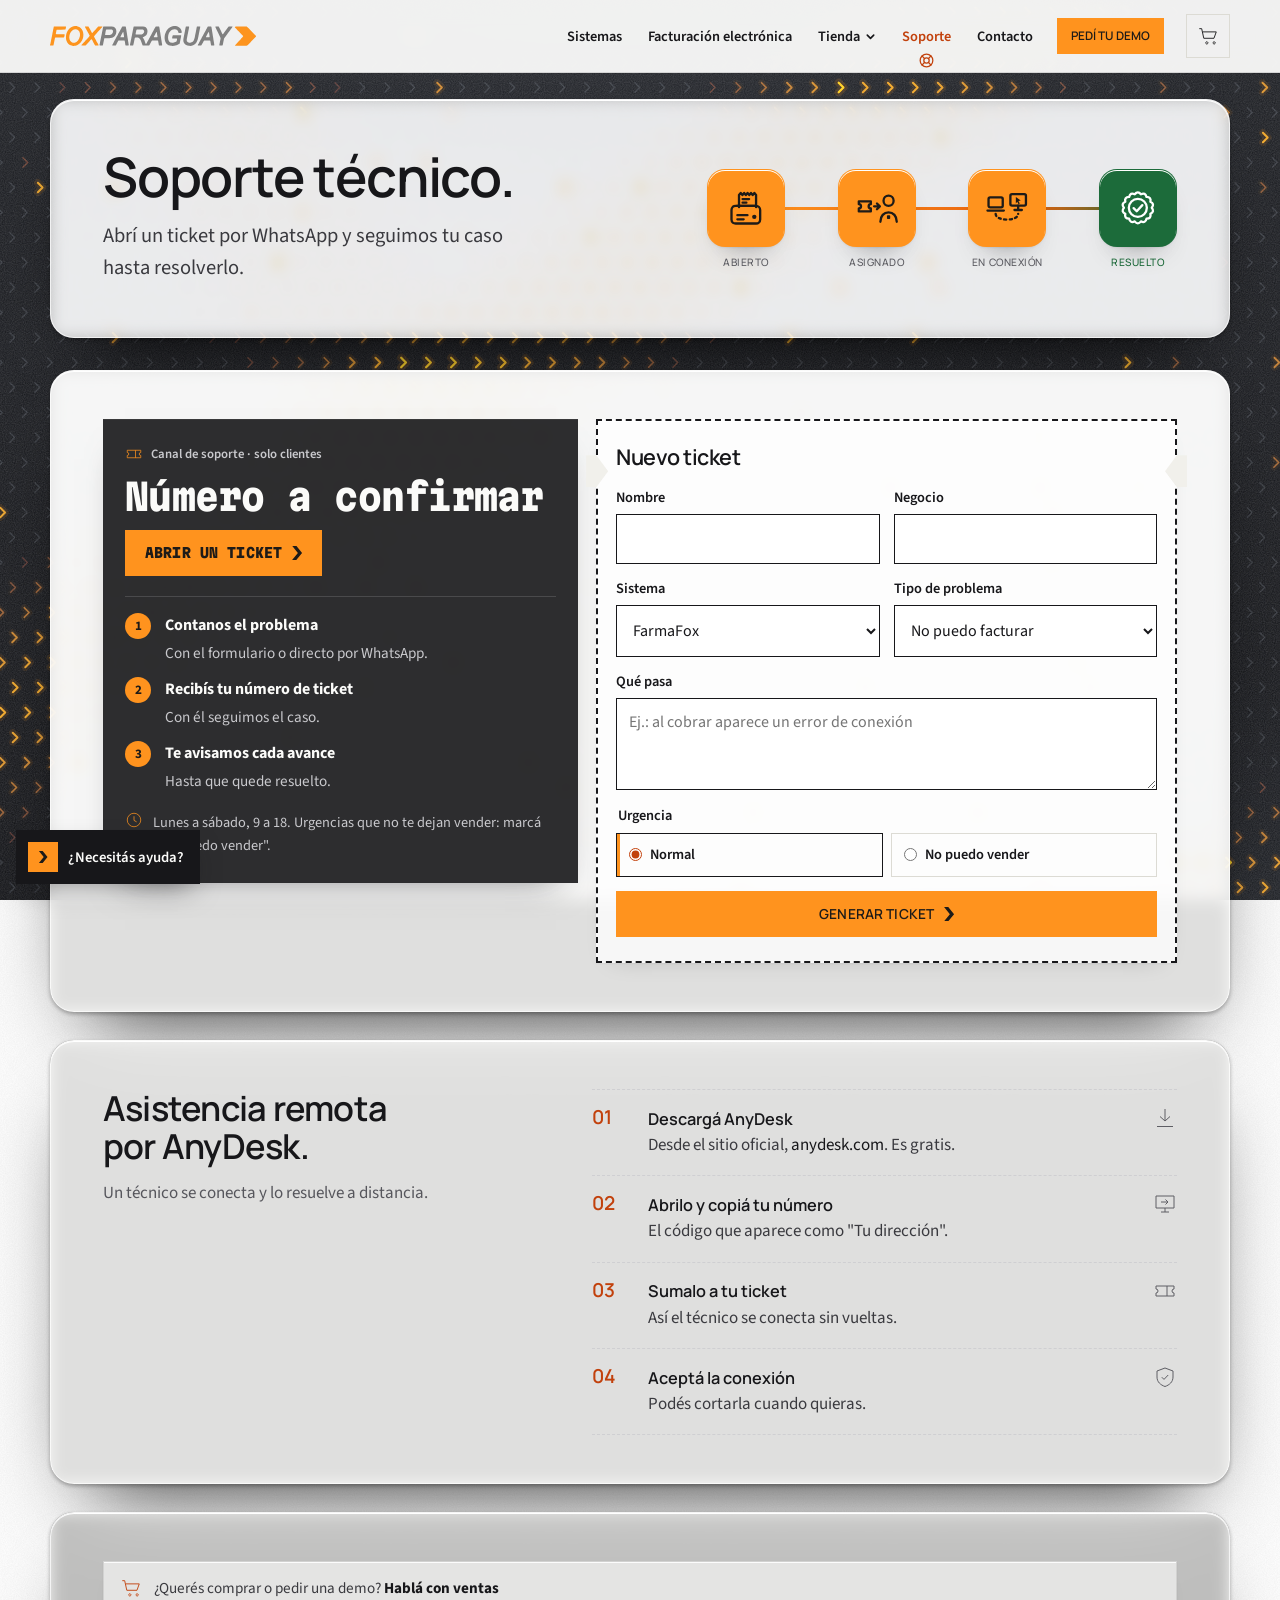
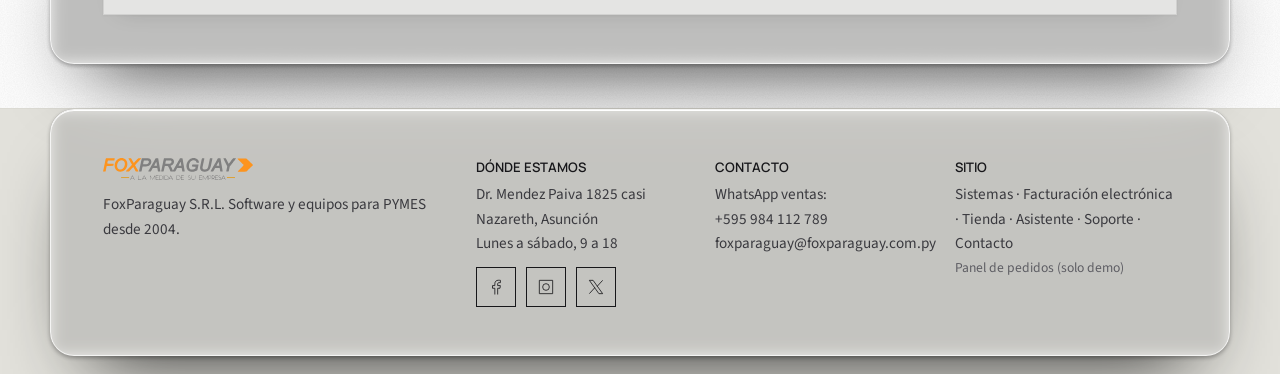
<file: soporte/index.html>
<!doctype html>
<html lang="es-PY">
<head>
<meta charset="utf-8">
<meta name="viewport" content="width=device-width, initial-scale=1">
<title>Soporte técnico | FoxParaguay</title>
<meta name="description" content="Abrí un ticket de soporte por WhatsApp para FarmaFox, PuntoShop, VeterFox o MotorFox. Seguimiento del caso y asistencia remota por AnyDesk.">
<link rel="canonical" href="https://foxparaguay.com.py/soporte/">
<meta property="og:type" content="website">
<meta property="og:locale" content="es_PY">
<meta property="og:site_name" content="FoxParaguay">
<meta property="og:title" content="Soporte técnico | FoxParaguay">
<meta property="og:description" content="Abrí un ticket de soporte por WhatsApp para FarmaFox, PuntoShop, VeterFox o MotorFox. Seguimiento del caso y asistencia remota por AnyDesk.">
<meta property="og:url" content="https://foxparaguay.com.py/soporte/">
<meta property="og:image" content="https://foxparaguay.com.py/assets/img/og-foxparaguay.jpg">
<meta name="twitter:card" content="summary_large_image">
<meta name="theme-color" content="#FF931E">
<link rel="icon" href="../favicon.ico" sizes="any">
<link rel="icon" type="image/png" sizes="32x32" href="../assets/img/icons/favicon-32.png">
<link rel="apple-touch-icon" href="../assets/img/icons/apple-touch-icon.png">
<link rel="preconnect" href="https://fonts.googleapis.com">
<link rel="preconnect" href="https://fonts.gstatic.com" crossorigin>
<link rel="stylesheet" href="https://fonts.googleapis.com/css2?family=Manrope:wght@400;500;600;700&family=Source+Sans+3:wght@400;500;600;700&family=Martian+Mono:wdth,wght@75..112.5,400..800&display=swap">
<link rel="stylesheet" href="../assets/css/fox.css?v=2026102537">
<script src="../assets/js/fox-config.js?v=2026102537"></script>
<script>/* Intro: se decide antes de pintar para que el sitio no parpadee. */
(function(d){try{var c=window.FOX_CONFIG&&FOX_CONFIG.intro;if(c&&c.activa===false)return;if(sessionStorage.getItem("foxIntro"))return;d.classList.add("fx-intro")}catch(e){}})(document.documentElement);</script>
<script src="../assets/js/fox-intro.js?v=2026102537" defer></script>
<script>/* Animaciones de entrada: solo si el sistema no pidió menos movimiento. Red de seguridad a los 3,5 s. */
(function(d){if(matchMedia("(prefers-reduced-motion: reduce)").matches)return;d.classList.add("mo");setTimeout(function(){d.classList.add("mo-done")},3500)})(document.documentElement);</script>
<script type="application/ld+json">{"@context": "https://schema.org", "@graph": [{"@type": "LocalBusiness", "@id": "https://foxparaguay.com.py/#negocio", "name": "FoxParaguay S.R.L.", "url": "https://foxparaguay.com.py/", "logo": "https://foxparaguay.com.py/assets/img/logo/foxparaguay-color.png", "image": "https://foxparaguay.com.py/assets/img/og-foxparaguay.jpg", "telephone": "+595984112789", "email": "foxparaguay@foxparaguay.com.py", "foundingDate": "2004", "address": {"@type": "PostalAddress", "streetAddress": "Dr. Mendez Paiva 1825 casi Nazareth", "addressLocality": "Asunción", "addressCountry": "PY"}, "openingHoursSpecification": [{"@type": "OpeningHoursSpecification", "dayOfWeek": ["Monday", "Tuesday", "Wednesday", "Thursday", "Friday", "Saturday"], "opens": "09:00", "closes": "18:00"}]}]}</script>
<!-- Meta Pixel: pegar acá el código base cuando esté el ID (ver README.txt, MEDICIÓN). -->
</head>
<body data-root="../" data-page="soporte">
<svg class="sprite" aria-hidden="true" focusable="false" width="0" height="0" style="position:absolute" fill="none" stroke="currentColor" stroke-width="1.75" stroke-linecap="square" stroke-linejoin="miter"><symbol id="i-barcode" viewBox="0 0 24 24"><path d="M3 5v14M6 5v14M9.5 5v10M12.5 5v14M15.5 5v10M18 5v14M21 5v14M9.5 19h0M15.5 19h0"/></symbol><symbol id="i-scale" viewBox="0 0 24 24"><path d="M4 20h16M6.5 20l1.5-8h8l1.5 8M12 12V8M7 8h10M9.5 16h5"/></symbol><symbol id="i-printer" viewBox="0 0 24 24"><path d="M7 8V3h10v5M3 8h18v8h-3.5M6.5 16H3V8M7 12.5h10V21l-2.5-1.5L12 21l-2.5-1.5L7 21zM17.5 11h0"/></symbol><symbol id="i-receipt" viewBox="0 0 24 24"><path d="M6 3h12v18l-2-1.4-2 1.4-2-1.4-2 1.4-2-1.4L6 21zM9 8h6M9 12h6M9 16h3"/></symbol><symbol id="i-sifen" viewBox="0 0 24 24"><path d="M14 3H5v18h14V8zM14 3v5h5M8.5 14.5l2.5 2.5 4.5-5"/></symbol><symbol id="i-bell" viewBox="0 0 24 24"><path d="M6 17v-6a6 6 0 0 1 12 0v6l2 2H4zM10 22h4"/></symbol><symbol id="i-chart" viewBox="0 0 24 24"><path d="M4 3v17h17M8 16v-4M12 16V8M16 16v-6M20 16V6"/></symbol><symbol id="i-box" viewBox="0 0 24 24"><path d="M3 7.5L12 3l9 4.5-9 4.5zM3 7.5v9L12 21l9-4.5v-9M12 12v9"/></symbol><symbol id="i-cash" viewBox="0 0 24 24"><path d="M3 6.5h18v11H3zM12 9.5a2.5 2.5 0 1 1 0 5 2.5 2.5 0 0 1 0-5zM6.5 12h0M17.5 12h0"/></symbol><symbol id="i-headset" viewBox="0 0 24 24"><path d="M4 14v-2a8 8 0 0 1 16 0v2M4 14h3.5v6H4zM16.5 14H20v6h-3.5M20 20c0 1.5-1.5 2-3 2h-3"/></symbol><symbol id="i-remote" viewBox="0 0 24 24"><path d="M3 4h18v12H3zM8 20h8M12 16v4M8 10h6.5M12.5 7.5L15 10l-2.5 2.5"/></symbol><symbol id="i-pharmacy" viewBox="0 0 24 24"><path d="M9 3h6v6h6v6h-6v6H9v-6H3V9h6z"/></symbol><symbol id="i-paw" viewBox="0 0 24 24"><path d="M7 10a1.6 1.6 0 1 0 0-3.2A1.6 1.6 0 0 0 7 10zM17 10a1.6 1.6 0 1 0 0-3.2 1.6 1.6 0 0 0 0 3.2zM10 6.5a1.6 1.6 0 1 0 0-3.2 1.6 1.6 0 0 0 0 3.2zM14 6.5a1.6 1.6 0 1 0 0-3.2 1.6 1.6 0 0 0 0 3.2zM12 11.5c-3 0-5.5 4-5.5 6.3 0 1.9 1.4 2.7 2.8 2.7 1 0 1.7-.5 2.7-.5s1.7.5 2.7.5c1.4 0 2.8-.8 2.8-2.7 0-2.3-2.5-6.3-5.5-6.3z"/></symbol><symbol id="i-car" viewBox="0 0 24 24"><path d="M3 16.5v-4.5l2.2-5h13.6l2.2 5v4.5zM4 16.5v3h3v-3M17 16.5v3h3v-3M3 12h18M7 14.5h0M17 14.5h0"/></symbol><symbol id="i-cart" viewBox="0 0 24 24"><path d="M2.5 4h2.5l2.4 11h11.2L21 7.5H6M9 20.5h0M18 20.5h0"/></symbol><symbol id="i-store" viewBox="0 0 24 24"><path d="M4 10.5V20h16v-9.5M3 4h18l-1.2 6.5H4.2zM9.5 20v-5.5h5V20"/></symbol><symbol id="i-sync" viewBox="0 0 24 24"><path d="M20 11A8 8 0 0 0 5.6 6.4L4 8M4 3.5V8h4.5M4 13a8 8 0 0 0 14.4 4.6L20 16M20 20.5V16h-4.5"/></symbol><symbol id="i-qr" viewBox="0 0 24 24"><path d="M4 4h6v6H4zM14 4h6v6h-6zM4 14h6v6H4zM14 14h2.5v2.5H14zM18 18h2v2h-2zM18 14h2M14 18.5v1.5M7 7h0M17 7h0M7 17h0"/></symbol><symbol id="i-clock" viewBox="0 0 24 24"><path d="M12 3a9 9 0 1 1 0 18 9 9 0 0 1 0-18zM12 7v5.5l3.5 2"/></symbol><symbol id="i-user" viewBox="0 0 24 24"><path d="M12 12a4 4 0 1 0 0-8 4 4 0 0 0 0 8zM4 21c0-4 3.6-6 8-6s8 2 8 6"/></symbol><symbol id="i-pin" viewBox="0 0 24 24"><path d="M12 21.5s-7-6.2-7-12a7 7 0 0 1 14 0c0 5.8-7 12-7 12zM12 12a2.5 2.5 0 1 0 0-5 2.5 2.5 0 0 0 0 5z"/></symbol><symbol id="i-download" viewBox="0 0 24 24"><path d="M12 3v12M7 10.5l5 4.5 5-4.5M4 20.5h16"/></symbol><symbol id="i-shield" viewBox="0 0 24 24"><path d="M12 3l8 3v6c0 5-3.6 8-8 9.5C7.6 20 4 17 4 12V6zM8.8 12.2l2.2 2.2 4.2-4.4"/></symbol><symbol id="i-search" viewBox="0 0 24 24"><path d="M10.5 18a7.5 7.5 0 1 0 0-15 7.5 7.5 0 0 0 0 15zM21 21l-5.2-5.2"/></symbol><symbol id="i-tag" viewBox="0 0 24 24"><path d="M3 3h8.5L21 12.5 12.5 21 3 11.5zM7.5 7.5h0"/></symbol><symbol id="i-chat" viewBox="0 0 24 24"><path d="M4 4h16v12H9.5L4 20.5zM8 9h8M8 12.5h5"/></symbol><symbol id="i-monitor" viewBox="0 0 24 24"><path d="M3 4h18v12.5H3zM9 21h6M12 16.5V21"/></symbol><symbol id="i-laptop" viewBox="0 0 24 24"><path d="M5 5h14v10H5zM2.5 18.5h19L20 15H4z"/></symbol><symbol id="i-plug" viewBox="0 0 24 24"><path d="M9 3v5M15 3v5M6.5 8h11v3a5.5 5.5 0 0 1-11 0zM12 16.5V21"/></symbol><symbol id="i-x" viewBox="0 0 24 24"><path d="M5 5l14 14M19 5L5 19"/></symbol><symbol id="i-spark" viewBox="0 0 24 24"><path d="M12 3v5M12 16v5M3 12h5M16 12h5M6 6l3 3M15 15l3 3M18 6l-3 3M9 15l-3 3"/></symbol><symbol id="i-chip" viewBox="0 0 24 24"><path d="M7 7h10v10H7zM10 10h4v4h-4zM9.5 3v4M14.5 3v4M9.5 17v4M14.5 17v4M3 9.5h4M3 14.5h4M17 9.5h4M17 14.5h4"/></symbol><symbol id="i-drive" viewBox="0 0 24 24"><path d="M3 13.5l3-8.5h12l3 8.5v5.5H3zM3 13.5h18M16.5 16.5h0M13.5 16.5h0"/></symbol><symbol id="i-battery" viewBox="0 0 24 24"><path d="M3 7h15v10H3zM18 10h3v4h-3M7 10v4M10.5 10v4"/></symbol><symbol id="i-mouse" viewBox="0 0 24 24"><path d="M12 3a6 6 0 0 1 6 6v6a6 6 0 0 1-12 0V9a6 6 0 0 1 6-6zM12 3v6M6 9h12"/></symbol><symbol id="i-cable" viewBox="0 0 24 24"><path d="M7 3v5M11 3v5M5 8h8v4a4 4 0 0 1-8 0zM9 16v2a3 3 0 0 0 3 3h4a3 3 0 0 0 3-3V8"/></symbol><symbol id="i-wifi" viewBox="0 0 24 24"><path d="M2.5 9a14 14 0 0 1 19 0M5.5 12.5a9.5 9.5 0 0 1 13 0M8.5 16a5 5 0 0 1 7 0M12 19.5h0"/></symbol><symbol id="i-mount" viewBox="0 0 24 24"><path d="M4 4h7v16H4zM11 12h9M17 9l3 3-3 3"/></symbol><symbol id="i-gamepad" viewBox="0 0 24 24"><path d="M7 8h10a4 4 0 0 1 4 4l.5 4.5a2 2 0 0 1-3.6 1.4L15.5 15h-7l-2.4 2.9a2 2 0 0 1-3.6-1.4L3 12a4 4 0 0 1 4-4zM7.5 10.5v3M6 12h3M15.5 11.5h0M17.5 13h0"/></symbol><symbol id="i-grid" viewBox="0 0 24 24"><path d="M4 4h7v7H4zM13 4h7v7h-7zM4 13h7v7H4zM13 13h7v7h-7z"/></symbol><symbol id="i-eye" viewBox="0 0 24 24"><path d="M2.5 12S6 5.5 12 5.5 21.5 12 21.5 12 18 18.5 12 18.5 2.5 12 2.5 12zM12 15a3 3 0 1 0 0-6 3 3 0 0 0 0 6z"/></symbol><symbol id="i-phone" viewBox="0 0 24 24"><path d="M5 3h4l2 5-2.5 1.5a11 11 0 0 0 6 6L16 13l5 2v4a2 2 0 0 1-2 2A17 17 0 0 1 3 5a2 2 0 0 1 2-2z"/></symbol><symbol id="i-mail" viewBox="0 0 24 24"><path d="M3 5h18v14H3zM3 5l9 7.5L21 5"/></symbol><symbol id="i-facebook" viewBox="0 0 24 24"><path d="M14 21v-7.5h2.8l.4-3.2H14V8.4c0-.9.3-1.6 1.6-1.6h1.7V4a22 22 0 0 0-2.5-.1c-2.5 0-4.2 1.5-4.2 4.3v2.1H7.8v3.2h2.8V21"/></symbol><symbol id="i-instagram" viewBox="0 0 24 24"><path d="M4 4h16v16H4zM12 16a4 4 0 1 0 0-8 4 4 0 0 0 0 8zM17 7h0"/></symbol><symbol id="i-xlogo" viewBox="0 0 24 24"><path d="M4 4h4.5L20 20h-4.5zM20 4l-6.6 7.2M4 20l6.6-7.2"/></symbol><symbol id="i-copy" viewBox="0 0 24 24"><path d="M8 8h12v12H8zM4 16V4h12"/></symbol><symbol id="i-route" viewBox="0 0 24 24"><path d="M6 19a2 2 0 1 0 0-.01M18 7a2 2 0 1 0 0-.01M6 17V11a4 4 0 0 1 4-4h6"/></symbol><symbol id="i-cartb" viewBox="0 0 24 24"><path d="M2.5 4h2.6l2.3 10.5h11.1L21 7.5H6.2M9.5 19.5a1.2 1.2 0 1 0 0-.01M17.5 19.5a1.2 1.2 0 1 0 0-.01"/></symbol><symbol id="i-down" viewBox="0 0 24 24"><path d="M6 9l6 6 6-6"/></symbol><symbol id="i-plus" viewBox="0 0 24 24"><path d="M12 5v14M5 12h14"/></symbol><symbol id="i-minus" viewBox="0 0 24 24"><path d="M5 12h14"/></symbol><symbol id="i-trash" viewBox="0 0 24 24"><path d="M4 7h16M9 7V4h6v3M6.5 7l1 13h9l1-13"/></symbol><symbol id="i-ticket" viewBox="0 0 24 24"><path d="M3 7h18v3a2 2 0 0 0 0 4v3H3v-3a2 2 0 0 0 0-4zM14 7v10"/></symbol><symbol id="i-check" viewBox="0 0 24 24"><path d="M5 12.5l4.5 4.5L19 7.5"/></symbol><symbol id="i-card" viewBox="0 0 24 24"><path d="M3 6h18v12H3zM3 10h18M6.5 14.5h4"/></symbol><symbol id="i-cheese" viewBox="0 0 24 24"><path d="M3 16.5 13 7l8 4.5v5zM3 16.5h18v2.5H3zM9 13.5h0M15.5 13h0M12.5 17.8h0"/></symbol><symbol id="i-bottle" viewBox="0 0 24 24"><path d="M10 2.5h4v3l1.8 2.8V20a1 1 0 0 1-1 1H9.2a1 1 0 0 1-1-1V8.3L10 5.5zM8.2 11.5h7.6M8.2 16h7.6"/></symbol><symbol id="i-bread" viewBox="0 0 24 24"><path d="M3.5 11a4.5 4.5 0 0 1 4.5-4.5h8A4.5 4.5 0 0 1 20.5 11a2 2 0 0 1-2 2v6h-13v-6a2 2 0 0 1-2-2zM9.5 13v3M14.5 13v3"/></symbol><symbol id="i-wapp" viewBox="0 0 24 24"><path d="M12 3.2a8.6 8.6 0 0 0-7.4 13l-1.2 4.4 4.5-1.2A8.6 8.6 0 1 0 12 3.2zM8.8 8.3c.3-.6.6-.6.9-.6h.6c.2 0 .4.1.6.5l.8 1.9c.1.2.1.4 0 .6l-.5.7c-.1.2-.1.4 0 .6.6 1.1 1.5 2 2.6 2.6.2.1.4.1.6 0l.7-.6c.2-.1.4-.2.6-.1l1.9.9c.3.1.4.3.4.5 0 .6-.2 1.2-.7 1.6-.6.5-1.5.6-2.4.3-2.6-.9-4.6-2.9-5.6-5.4-.4-1-.2-2.2.3-2.9z"/></symbol><symbol id="i-play" viewBox="0 0 24 24"><path d="M8 5.5v13l10.5-6.5z"/></symbol></svg>
<div class="pagebg" data-bg="page" aria-hidden="true"></div>
<a class="skip" href="#contenido">Saltar al contenido</a>
<header class="hdr gut">
  <div class="max">
    <a href="../index.html"><img class="logo" src="../assets/img/logo/foxparaguay-color-reducido.svg" alt="FOXPARAGUAY, ir al inicio" width="609" height="57"></a>
    <nav aria-label="Principal"><a href="../sistemas/index.html"><span>Sistemas</span><svg class="nav-ic" viewBox="0 0 24 24" aria-hidden="true"><path pathLength="1" d="M3.5 5.5h17v13h-17z"/><path pathLength="1" d="M3.5 9h17"/><path pathLength="1" d="M8 11.8l2.6 2.2L8 16.2"/><path pathLength="1" d="M12 11.8l2.6 2.2-2.6 2.2"/></svg></a><a href="../facturacion-electronica/index.html"><span>Facturación electrónica</span><svg class="nav-ic" viewBox="0 0 24 24" aria-hidden="true"><path pathLength="1" d="M6.5 3.5h11v16l-1.8-1.3-1.9 1.3-1.8-1.3-1.8 1.3-1.9-1.3-1.8 1.3z"/><path pathLength="1" d="M9.3 10.6l1.9 1.9 3.6-3.8"/></svg></a><div class="nav-shop" data-shop><a href="../tienda/index.html" aria-haspopup="true" aria-expanded="false" aria-controls="mega">Tienda<svg class="nav-dn" viewBox="0 0 12 12" aria-hidden="true"><path d="M2.5 4.5L6 8l3.5-3.5"/></svg></a><div class="mega" id="mega" role="region" aria-label="Categorías de la tienda"><div class="mega-in"><div class="mg-top"><span>Categorías</span><a class="mg-all" href="../tienda/index.html">Ver toda la tienda <span class="chev"></span></a></div><div class="mg-cols"><div class="mg-col"><b class="mg-h"><svg class="ic" aria-hidden="true" focusable="false"><use href="#i-cash"/></svg>Punto de venta</b><ul><li><a href="../tienda/index.html#c=lectores"><svg class="ic" aria-hidden="true" focusable="false"><use href="#i-barcode"/></svg><span>Lectores de código de barras</span><small>3</small></a></li><li><a href="../tienda/index.html#c=balanzas"><svg class="ic" aria-hidden="true" focusable="false"><use href="#i-scale"/></svg><span>Balanzas</span><small>3</small></a></li><li><a href="../tienda/index.html#c=impresoras"><svg class="ic" aria-hidden="true" focusable="false"><use href="#i-printer"/></svg><span>Impresoras</span><small>14</small></a></li><li><a href="../tienda/index.html#c=cajas"><svg class="ic" aria-hidden="true" focusable="false"><use href="#i-cash"/></svg><span>Cajas registradoras</span><small>2</small></a></li><li><a href="../tienda/index.html#c=reloj"><svg class="ic" aria-hidden="true" focusable="false"><use href="#i-clock"/></svg><span>Reloj marcador</span><small>1</small></a></li><li><a href="../tienda/index.html#c=insumos"><svg class="ic" aria-hidden="true" focusable="false"><use href="#i-receipt"/></svg><span>Insumos</span><small>6</small></a></li></ul></div><div class="mg-col"><b class="mg-h"><svg class="ic" aria-hidden="true" focusable="false"><use href="#i-monitor"/></svg>Computación</b><ul><li><a href="../tienda/index.html#c=notebooks"><svg class="ic" aria-hidden="true" focusable="false"><use href="#i-laptop"/></svg><span>Notebooks</span><small>5</small></a></li><li><a href="../tienda/index.html#c=gaming"><svg class="ic" aria-hidden="true" focusable="false"><use href="#i-gamepad"/></svg><span>Gaming</span><small>2</small></a></li><li><a href="../tienda/index.html#c=componentes"><svg class="ic" aria-hidden="true" focusable="false"><use href="#i-chip"/></svg><span>Componentes</span><small>11</small></a></li><li><a href="../tienda/index.html#c=almacenamiento"><svg class="ic" aria-hidden="true" focusable="false"><use href="#i-drive"/></svg><span>Almacenamiento</span><small>4</small></a></li><li><a href="../tienda/index.html#c=monitores"><svg class="ic" aria-hidden="true" focusable="false"><use href="#i-monitor"/></svg><span>Monitores y TV</span><small>6</small></a></li><li><a href="../tienda/index.html#c=ups"><svg class="ic" aria-hidden="true" focusable="false"><use href="#i-plug"/></svg><span>UPS</span><small>2</small></a></li></ul></div><div class="mg-col"><b class="mg-h"><svg class="ic" aria-hidden="true" focusable="false"><use href="#i-mouse"/></svg>Accesorios y redes</b><ul><li><a href="../tienda/index.html#c=accesorios"><svg class="ic" aria-hidden="true" focusable="false"><use href="#i-mouse"/></svg><span>Accesorios</span><small>13</small></a></li><li><a href="../tienda/index.html#c=adaptadores"><svg class="ic" aria-hidden="true" focusable="false"><use href="#i-sync"/></svg><span>Adaptadores y conversores</span><small>4</small></a></li><li><a href="../tienda/index.html#c=cables"><svg class="ic" aria-hidden="true" focusable="false"><use href="#i-cable"/></svg><span>Cables</span><small>0</small></a></li><li><a href="../tienda/index.html#c=baterias"><svg class="ic" aria-hidden="true" focusable="false"><use href="#i-battery"/></svg><span>Baterías y cargadores</span><small>0</small></a></li><li><a href="../tienda/index.html#c=redes"><svg class="ic" aria-hidden="true" focusable="false"><use href="#i-wifi"/></svg><span>Redes e internet</span><small>2</small></a></li><li><a href="../tienda/index.html#c=soportes"><svg class="ic" aria-hidden="true" focusable="false"><use href="#i-mount"/></svg><span>Soportes</span><small>1</small></a></li><li><a href="../tienda/index.html#c=otros"><svg class="ic" aria-hidden="true" focusable="false"><use href="#i-box"/></svg><span>Otros</span><small>5</small></a></li></ul></div></div></div></div></div><a href="../soporte/index.html" aria-current="page"><span>Soporte</span><svg class="nav-ic" viewBox="0 0 24 24" aria-hidden="true"><path pathLength="1" d="M12 4a8 8 0 1 1 0 16a8 8 0 1 1 0-16z"/><path pathLength="1" d="M12 8.6a3.4 3.4 0 1 1 0 6.8a3.4 3.4 0 1 1 0-6.8z"/><path pathLength="1" d="M6.4 6.4l3.2 3.2"/><path pathLength="1" d="M17.6 6.4l-3.2 3.2"/><path pathLength="1" d="M6.4 17.6l3.2-3.2"/><path pathLength="1" d="M17.6 17.6l-3.2-3.2"/></svg></a><a href="../contacto/index.html"><span>Contacto</span><svg class="nav-ic" viewBox="0 0 24 24" aria-hidden="true"><path pathLength="1" d="M3.5 11.2l17-7.2-6.4 16.5-3-6.4z"/><path pathLength="1" d="M11.1 14.1l9.4-10.1"/></svg></a></nav>
    <a class="btn demo" href="../demo/index.html">Pedí tu demo</a>
    <button class="cart-btn" id="cart-btn" type="button" aria-label="Abrir carrito" aria-controls="cart"><svg class="ic" aria-hidden="true" focusable="false"><use href="#i-cartb"/></svg><span class="cart-n" id="cart-n" hidden>0</span></button>
    <button class="menu" id="menu" type="button" aria-expanded="false" aria-controls="drawer" aria-label="Abrir menú"><span></span></button>
  </div>
  <div class="max drawer" id="drawer" hidden>
    <a href="../sistemas/index.html">Sistemas <span class="chev"></span></a><a href="../facturacion-electronica/index.html">Facturación electrónica <span class="chev"></span></a><details class="dr-shop"><summary>Tienda <span class="chev"></span></summary><div class="dr-cats"><div class="mg-col"><b class="mg-h"><svg class="ic" aria-hidden="true" focusable="false"><use href="#i-cash"/></svg>Punto de venta</b><ul><li><a href="../tienda/index.html#c=lectores"><svg class="ic" aria-hidden="true" focusable="false"><use href="#i-barcode"/></svg><span>Lectores de código de barras</span><small>3</small></a></li><li><a href="../tienda/index.html#c=balanzas"><svg class="ic" aria-hidden="true" focusable="false"><use href="#i-scale"/></svg><span>Balanzas</span><small>3</small></a></li><li><a href="../tienda/index.html#c=impresoras"><svg class="ic" aria-hidden="true" focusable="false"><use href="#i-printer"/></svg><span>Impresoras</span><small>14</small></a></li><li><a href="../tienda/index.html#c=cajas"><svg class="ic" aria-hidden="true" focusable="false"><use href="#i-cash"/></svg><span>Cajas registradoras</span><small>2</small></a></li><li><a href="../tienda/index.html#c=reloj"><svg class="ic" aria-hidden="true" focusable="false"><use href="#i-clock"/></svg><span>Reloj marcador</span><small>1</small></a></li><li><a href="../tienda/index.html#c=insumos"><svg class="ic" aria-hidden="true" focusable="false"><use href="#i-receipt"/></svg><span>Insumos</span><small>6</small></a></li></ul></div><div class="mg-col"><b class="mg-h"><svg class="ic" aria-hidden="true" focusable="false"><use href="#i-monitor"/></svg>Computación</b><ul><li><a href="../tienda/index.html#c=notebooks"><svg class="ic" aria-hidden="true" focusable="false"><use href="#i-laptop"/></svg><span>Notebooks</span><small>5</small></a></li><li><a href="../tienda/index.html#c=gaming"><svg class="ic" aria-hidden="true" focusable="false"><use href="#i-gamepad"/></svg><span>Gaming</span><small>2</small></a></li><li><a href="../tienda/index.html#c=componentes"><svg class="ic" aria-hidden="true" focusable="false"><use href="#i-chip"/></svg><span>Componentes</span><small>11</small></a></li><li><a href="../tienda/index.html#c=almacenamiento"><svg class="ic" aria-hidden="true" focusable="false"><use href="#i-drive"/></svg><span>Almacenamiento</span><small>4</small></a></li><li><a href="../tienda/index.html#c=monitores"><svg class="ic" aria-hidden="true" focusable="false"><use href="#i-monitor"/></svg><span>Monitores y TV</span><small>6</small></a></li><li><a href="../tienda/index.html#c=ups"><svg class="ic" aria-hidden="true" focusable="false"><use href="#i-plug"/></svg><span>UPS</span><small>2</small></a></li></ul></div><div class="mg-col"><b class="mg-h"><svg class="ic" aria-hidden="true" focusable="false"><use href="#i-mouse"/></svg>Accesorios y redes</b><ul><li><a href="../tienda/index.html#c=accesorios"><svg class="ic" aria-hidden="true" focusable="false"><use href="#i-mouse"/></svg><span>Accesorios</span><small>13</small></a></li><li><a href="../tienda/index.html#c=adaptadores"><svg class="ic" aria-hidden="true" focusable="false"><use href="#i-sync"/></svg><span>Adaptadores y conversores</span><small>4</small></a></li><li><a href="../tienda/index.html#c=cables"><svg class="ic" aria-hidden="true" focusable="false"><use href="#i-cable"/></svg><span>Cables</span><small>0</small></a></li><li><a href="../tienda/index.html#c=baterias"><svg class="ic" aria-hidden="true" focusable="false"><use href="#i-battery"/></svg><span>Baterías y cargadores</span><small>0</small></a></li><li><a href="../tienda/index.html#c=redes"><svg class="ic" aria-hidden="true" focusable="false"><use href="#i-wifi"/></svg><span>Redes e internet</span><small>2</small></a></li><li><a href="../tienda/index.html#c=soportes"><svg class="ic" aria-hidden="true" focusable="false"><use href="#i-mount"/></svg><span>Soportes</span><small>1</small></a></li><li><a href="../tienda/index.html#c=otros"><svg class="ic" aria-hidden="true" focusable="false"><use href="#i-box"/></svg><span>Otros</span><small>5</small></a></li></ul></div><a class="mg-all" href="../tienda/index.html">Ver toda la tienda <span class="chev"></span></a></div></details><a href="../soporte/index.html">Soporte para clientes <span class="chev"></span></a><a href="../contacto/index.html">Contacto <span class="chev"></span></a><a href="../demo/index.html">Pedí tu demo <span class="chev"></span></a>
  </div>
</header>
<main id="contenido">
<div class="gut bgfx band-head"><div class="max">
  <div class="phead">
    <h1>Soporte técnico.</h1>
    <p class="lead">Abrí un ticket por WhatsApp y seguimos tu caso hasta resolverlo.</p>
  </div>
<div class="phv phv-sys phv-flow" aria-hidden="true"><span class="phv-line"></span><span class="phv-fill"></span><span class="phv-run"></span><ul><li class="s0"><span class="phv-t"><svg class="sp-ic sp-abierto" viewBox="0 0 32 32" aria-hidden="true"><g class="sp-tk"><path d="M11 15.5V6.6l1.25-1.5 1.25 1.5 1.25-1.5 1.25 1.5 1.25-1.5 1.25 1.5 1.25-1.5 1.25 1.5 1.25-1.5 1.25 1.5V15.5"/><path d="M13.6 9.6h4.8M13.6 12.2h2.8"/></g><rect x="5.5" y="14.5" width="21" height="13" rx="3"/><path d="M9.5 14.5h13"/><path d="M9.8 21.4h7.4M9.8 24.4h4.6"/><circle class="f" cx="22.2" cy="22.6" r="1.6"/></svg></span><small>Abierto</small></li><li class="s1"><span class="phv-t"><svg class="sp-ic sp-asignado" viewBox="0 0 32 32" aria-hidden="true"><g class="sp-mv"><path d="M2.8 11.2h8.8v2.1a1.6 1.6 0 0 0 0 3.2v2.1H2.8v-2.1a1.6 1.6 0 0 0 0-3.2z"/><path d="M14 14.9h4m-1.9-2.1 2.1 2.1-2.1 2.1"/></g><circle cx="24.6" cy="10.8" r="3.7"/><path d="M18.6 26.2c0-4.2 2.6-6.9 6-6.9s6 2.7 6 6.9"/><rect class="f" x="23.4" y="21.4" width="2.4" height="2.8" rx=".6"/></svg></span><small>Asignado</small></li><li class="s2"><span class="phv-t"><svg class="sp-ic sp-conexion" viewBox="0 0 32 32" aria-hidden="true"><rect x="2.6" y="8.4" width="10.4" height="7.2" rx="1.2"/><path d="M1.8 18h12"/><rect x="18.6" y="6" width="11.4" height="8.4" rx="1.2"/><path d="M24.3 14.4v3M21.6 17.6h5.4"/><path class="sp-link" d="M7.8 20.4c0 5.6 16.5 5.6 16.5 0"/><path class="f" d="M22.6 8.1l3.6 2.6-1.7.35 1 1.75-.9.5-1-1.75-1 1.2z"/></svg></span><small>En conexión</small></li><li class="s3"><span class="phv-t"><svg class="sp-ic sp-resuelto" viewBox="0 0 32 32" aria-hidden="true"><path class="sp-seal" d="M26.20 16.00 Q28.48 18.85 25.19 20.43 Q26.01 23.98 22.36 23.97 Q21.55 27.53 18.27 25.94 Q16.00 28.80 13.73 25.94 Q10.45 27.53 9.64 23.97 Q5.99 23.98 6.81 20.43 Q3.52 18.85 5.80 16.00 Q3.52 13.15 6.81 11.57 Q5.99 8.02 9.64 8.03 Q10.45 4.47 13.73 6.06 Q16.00 3.20 18.27 6.06 Q21.55 4.47 22.36 8.03 Q26.01 8.02 25.19 11.57 Q28.48 13.15 26.20 16.00Z"/><circle cx="16" cy="16" r="6.6"/><path d="M12.9 16.2l2.3 2.3 4.1-4.5"/></svg></span><small>Resuelto</small></li></ul></div>
</div></div>
<section class="gut" id="ticket" style="padding-top:18px"><div class="max tk-wrap">
  <div class="tk-main">
    <span class="tk-eye"><svg class="ic" aria-hidden="true" focusable="false"><use href="#i-ticket"/></svg>Canal de soporte · solo clientes</span>
    <b class="tk-num" data-whatsapp="soporte" data-whatsapp-num>Número a confirmar</b>
    <a class="btn demo tk-cta" data-whatsapp="soporte" data-tk-direct href="#ticket-form">Abrir ticket por WhatsApp <span class="chev"></span></a>
    <ol class="tk-steps">
      <li><b>Contanos el problema</b><span>Con el formulario o directo por WhatsApp.</span></li>
      <li><b>Recibís tu número de ticket</b><span>Con él seguimos el caso.</span></li>
      <li><b>Te avisamos cada avance</b><span>Hasta que quede resuelto.</span></li>
    </ol>
    <p class="tk-hours"><svg class="ic" aria-hidden="true" focusable="false"><use href="#i-clock"/></svg><span>Lunes a sábado, 9 a 18. Urgencias que no te dejan vender: marcá "No puedo vender".</span></p>
  </div>
  <div class="coupon tk-form" id="tkbox">
    <h2 style="font-size:1.35rem">Nuevo ticket</h2>
    <form id="ft" novalidate>
      <div class="f"><label for="t-nombre">Nombre</label><input id="t-nombre" autocomplete="name" required><span class="err">Escribí tu nombre.</span></div>
      <div class="f"><label for="t-negocio">Negocio</label><input id="t-negocio" autocomplete="organization" required><span class="err">Escribí el nombre del negocio.</span></div>
      <div class="f"><label for="t-sis">Sistema</label><select id="t-sis"><option>FarmaFox</option><option>PuntoShop</option><option>VeterFox</option><option>MotorFox</option><option>Otro sistema de Fox</option></select></div>
      <div class="f"><label for="t-prob">Tipo de problema</label><select id="t-prob"><option>No puedo facturar</option><option>Error al abrir el sistema</option><option>Impresora, lector o balanza</option><option>Factura electrónica (SIFEN)</option><option>Reportes o stock</option><option>Otro</option></select></div>
      <div class="f full"><label for="t-desc">Qué pasa</label><textarea id="t-desc" rows="3" required placeholder="Ej.: al cobrar aparece un error de conexión"></textarea><span class="err">Contanos qué pasa.</span></div>
      <fieldset class="f full tk-urg"><legend>Urgencia</legend>
        <label><input type="radio" name="t-urg" value="Normal" checked><span>Normal</span></label>
        <label><input type="radio" name="t-urg" value="No puedo vender"><span>No puedo vender</span></label>
      </fieldset>
      <button class="btn demo" type="submit">Generar ticket <span class="chev"></span></button>
    </form>
    <div class="done tk-done" role="status"><b id="tk-id">Ticket generado.</b><span id="tk-msg">Envialo por WhatsApp para que soporte lo tome.</span><a class="btn demo" id="tk-wa" href="#" target="_blank" rel="noopener">Enviar por WhatsApp <span class="chev"></span></a></div>
  </div>
</div></section>
<section class="gut" id="chat-soporte" hidden><div class="max">
  <h2>Chat con soporte.</h2>
  <div class="tk-chat" id="tk-chat"></div>
</div></section>
<section class="gut" id="anydesk"><div class="max two">
  <div><h2>Asistencia remota por AnyDesk.</h2><p class="sub">Un técnico se conecta y lo resuelve a distancia.</p></div>
  <ol class="steps">
    <li><svg class="ic ic-st" aria-hidden="true" focusable="false"><use href="#i-download"/></svg><b>Descargá AnyDesk</b><span>Desde el sitio oficial, <a href="https://anydesk.com/es/downloads" target="_blank" rel="noopener">anydesk.com</a>. Es gratis.</span></li>
    <li><svg class="ic ic-st" aria-hidden="true" focusable="false"><use href="#i-remote"/></svg><b>Abrilo y copiá tu número</b><span>El código que aparece como "Tu dirección".</span></li>
    <li><svg class="ic ic-st" aria-hidden="true" focusable="false"><use href="#i-ticket"/></svg><b>Sumalo a tu ticket</b><span>Así el técnico se conecta sin vueltas.</span></li>
    <li><svg class="ic ic-st" aria-hidden="true" focusable="false"><use href="#i-shield"/></svg><b>Aceptá la conexión</b><span>Podés cortarla cuando quieras.</span></li>
  </ol>
</div></section>
<section class="gut"><div class="max">
  <a class="side-link" href="../contacto/index.html"><svg class="ic" aria-hidden="true" focusable="false"><use href="#i-cartb"/></svg><span>¿Querés comprar o pedir una demo? <b>Hablá con ventas</b></span></a>
</div></section>
</main>
<footer class="gut"><div class="max ftr">
  <div><img class="ftr-logo" src="../assets/img/logo/foxparaguay-color.svg" alt="FOXPARAGUAY · A la medida de su empresa" width="609" height="90" loading="lazy"><p style="margin:12px 0 0">FoxParaguay S.R.L. Software y equipos para PYMES desde 2004.</p></div>
  <div class="cols">
    <div><b>Dónde estamos</b><a href="../contacto/#ubicacion">Dr. Mendez Paiva 1825 casi Nazareth, Asunción</a><br>Lunes a sábado, 9 a 18<div class="socs socs-ftr"><a class="soc soc-sm" href="https://www.facebook.com/foxparaguay" target="_blank" rel="noopener" aria-label="FoxParaguay en Facebook"><svg class="ic" aria-hidden="true" focusable="false"><use href="#i-facebook"/></svg><span>Facebook</span></a><a class="soc soc-sm" href="https://www.instagram.com/foxparaguay/" target="_blank" rel="noopener" aria-label="FoxParaguay en Instagram"><svg class="ic" aria-hidden="true" focusable="false"><use href="#i-instagram"/></svg><span>Instagram</span></a><a class="soc soc-sm" href="https://twitter.com/foxparaguay" target="_blank" rel="noopener" aria-label="FoxParaguay en X (Twitter)"><svg class="ic" aria-hidden="true" focusable="false"><use href="#i-xlogo"/></svg><span>X (Twitter)</span></a></div></div>
    <div><b>Contacto</b><a data-whatsapp="ventas" href="../soporte/index.html">WhatsApp ventas: <span data-whatsapp="ventas" data-whatsapp-num>+595 984 112 789</span></a><br>foxparaguay@foxparaguay.com.py</div>
    <div><b>Sitio</b><a href="../sistemas/index.html">Sistemas</a> · <a href="../facturacion-electronica/index.html">Facturación electrónica</a> · <a href="../tienda/index.html">Tienda</a> · <a href="../agente/index.html">Asistente</a> · <a href="../soporte/index.html">Soporte</a> · <a href="../contacto/index.html">Contacto</a><br><a href="../leads-demo/index.html" class="team">Panel de pedidos (solo demo)</a></div>
  </div>
</div></footer>
<div class="chatp" id="chatp" hidden role="dialog" aria-label="Chat con FoxParaguay">
  <header><img src="../assets/img/logo/foxparaguay-negativo-reducido.svg" alt="FOXPARAGUAY"><span>Asistente</span><a class="full" href="../agente/index.html">Pantalla completa</a><button type="button" id="chat-x" aria-label="Cerrar chat">×</button></header>
  <div class="log" id="log" aria-live="polite"></div>
  <div class="quick" id="quick"><button type="button">Tengo una farmacia</button><button type="button">Tengo un minimarket</button><button type="button">¿Me toca la factura electrónica?</button></div>
  <form class="chatf" id="chatf"><label for="chat-in" class="sr">Tu mensaje</label><input id="chat-in" autocomplete="off" placeholder="Escribí tu consulta"><button type="submit" id="chat-send">Enviar</button></form>
</div>
<button class="chat" type="button" id="chat-open" aria-label="Abrir chat con el asistente"><i><span class="chev"></span></i><span id="chat-lbl">¿Necesitás ayuda?</span></button>
<a class="wa-float" data-whatsapp="soporte" href="../soporte/index.html" aria-label="Escribinos por WhatsApp" title="WhatsApp soporte"><svg viewBox="0 0 32 32" width="24" height="24" aria-hidden="true" focusable="false"><path fill="none" stroke="currentColor" stroke-width="2" stroke-linejoin="round" d="M26.7 5.3a14 14 0 0 0-22 16.6L2.8 29l7.3-1.9A14 14 0 0 0 26.7 5.3Z"/><path fill="currentColor" d="M11.3 8.7c-.3-.7-.6-.7-.9-.7h-.8c-.3 0-.8.1-1.2.6-.4.5-1.5 1.5-1.5 3.6s1.5 4.1 1.7 4.4c.2.3 3 4.7 7.4 6.4 3.7 1.5 4.4 1.2 5.2 1.1.8-.1 2.6-1.1 3-2.1.4-1 .4-1.9.3-2.1-.1-.2-.4-.3-.9-.5l-3-1.4c-.4-.2-.7-.3-1 .2-.3.5-1.1 1.4-1.4 1.7-.3.3-.5.3-1 .1-.5-.2-2-.7-3.7-2.3-1.4-1.2-2.3-2.7-2.5-3.2-.3-.5 0-.7.2-.9l.7-.8c.2-.3.3-.5.4-.8.2-.3.1-.6 0-.8l-1.1-2.5Z"/></svg></a>
<script src="../assets/js/fox.js?v=2026102537"></script>
<script src="../assets/js/cart.js?v=2026102537"></script>
<script src="../assets/js/fox-motion.js?v=2026102537"></script>
</body>
</html>
</file>
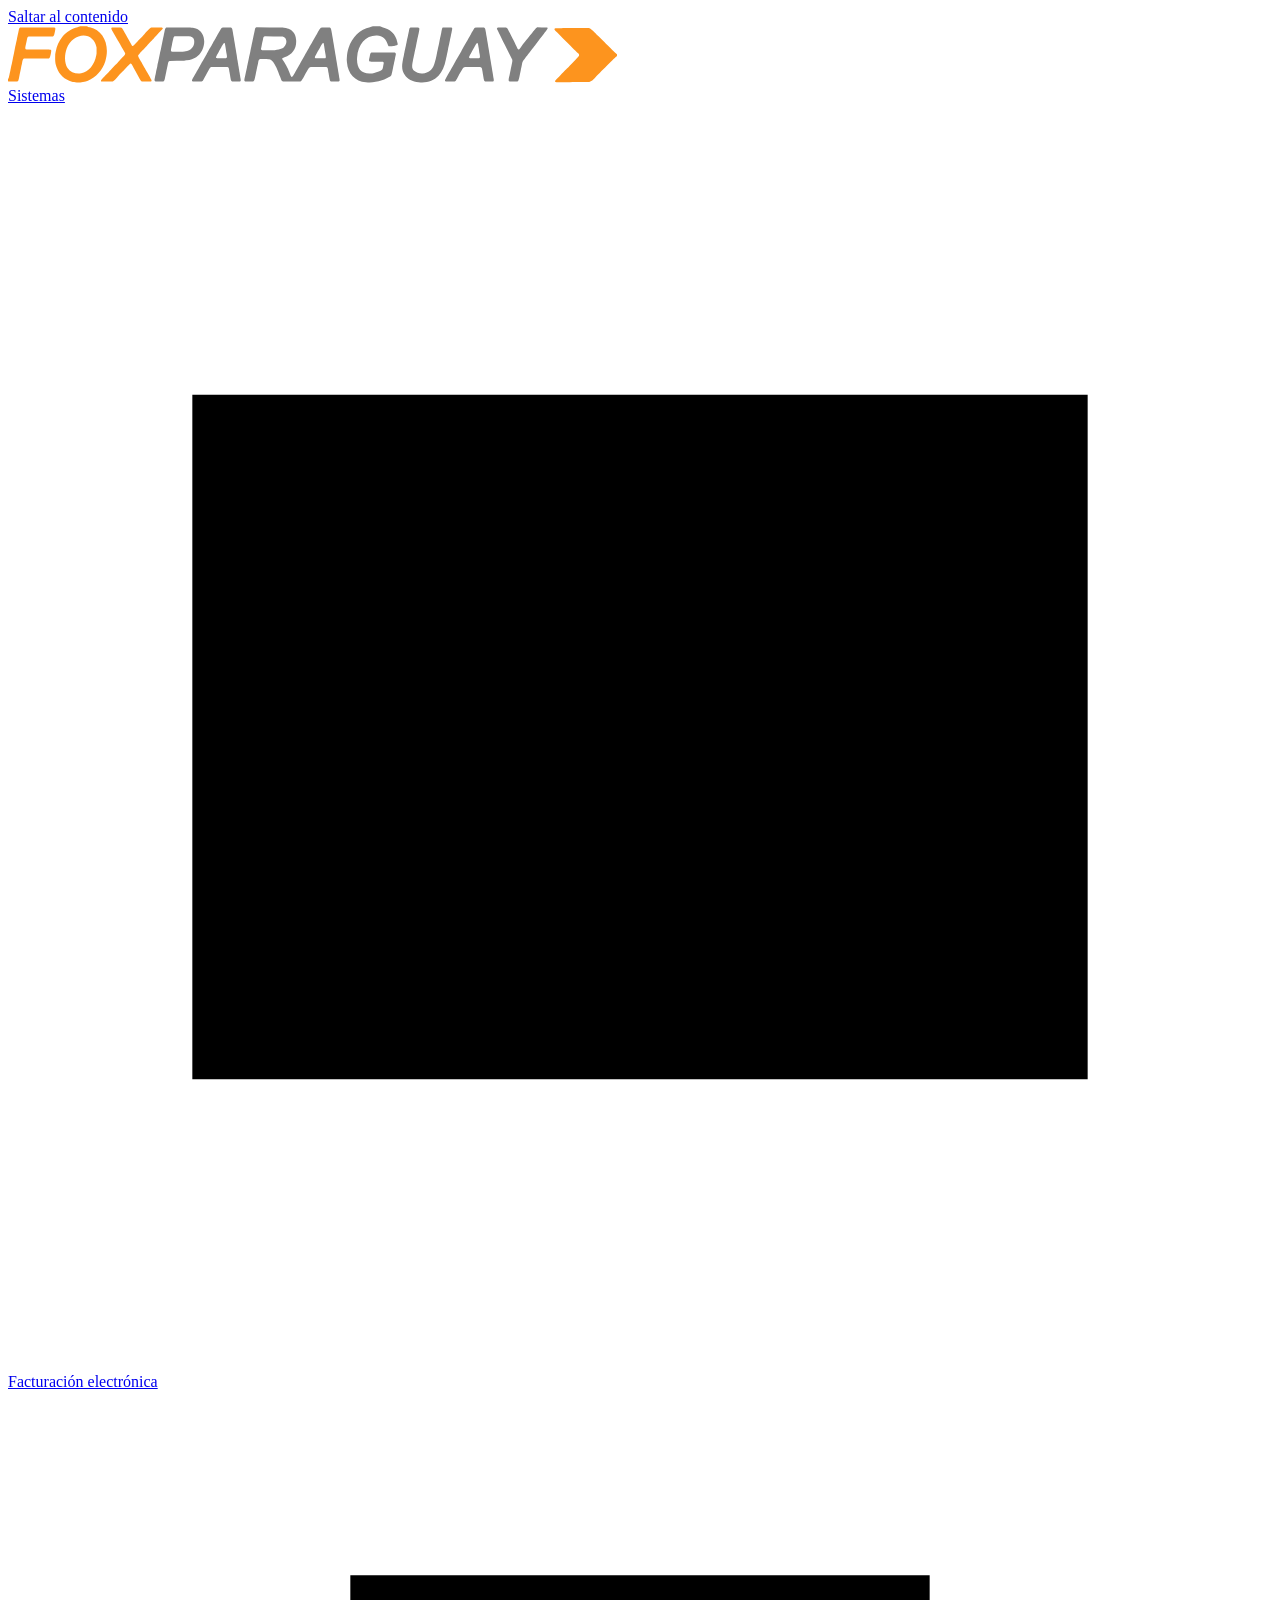
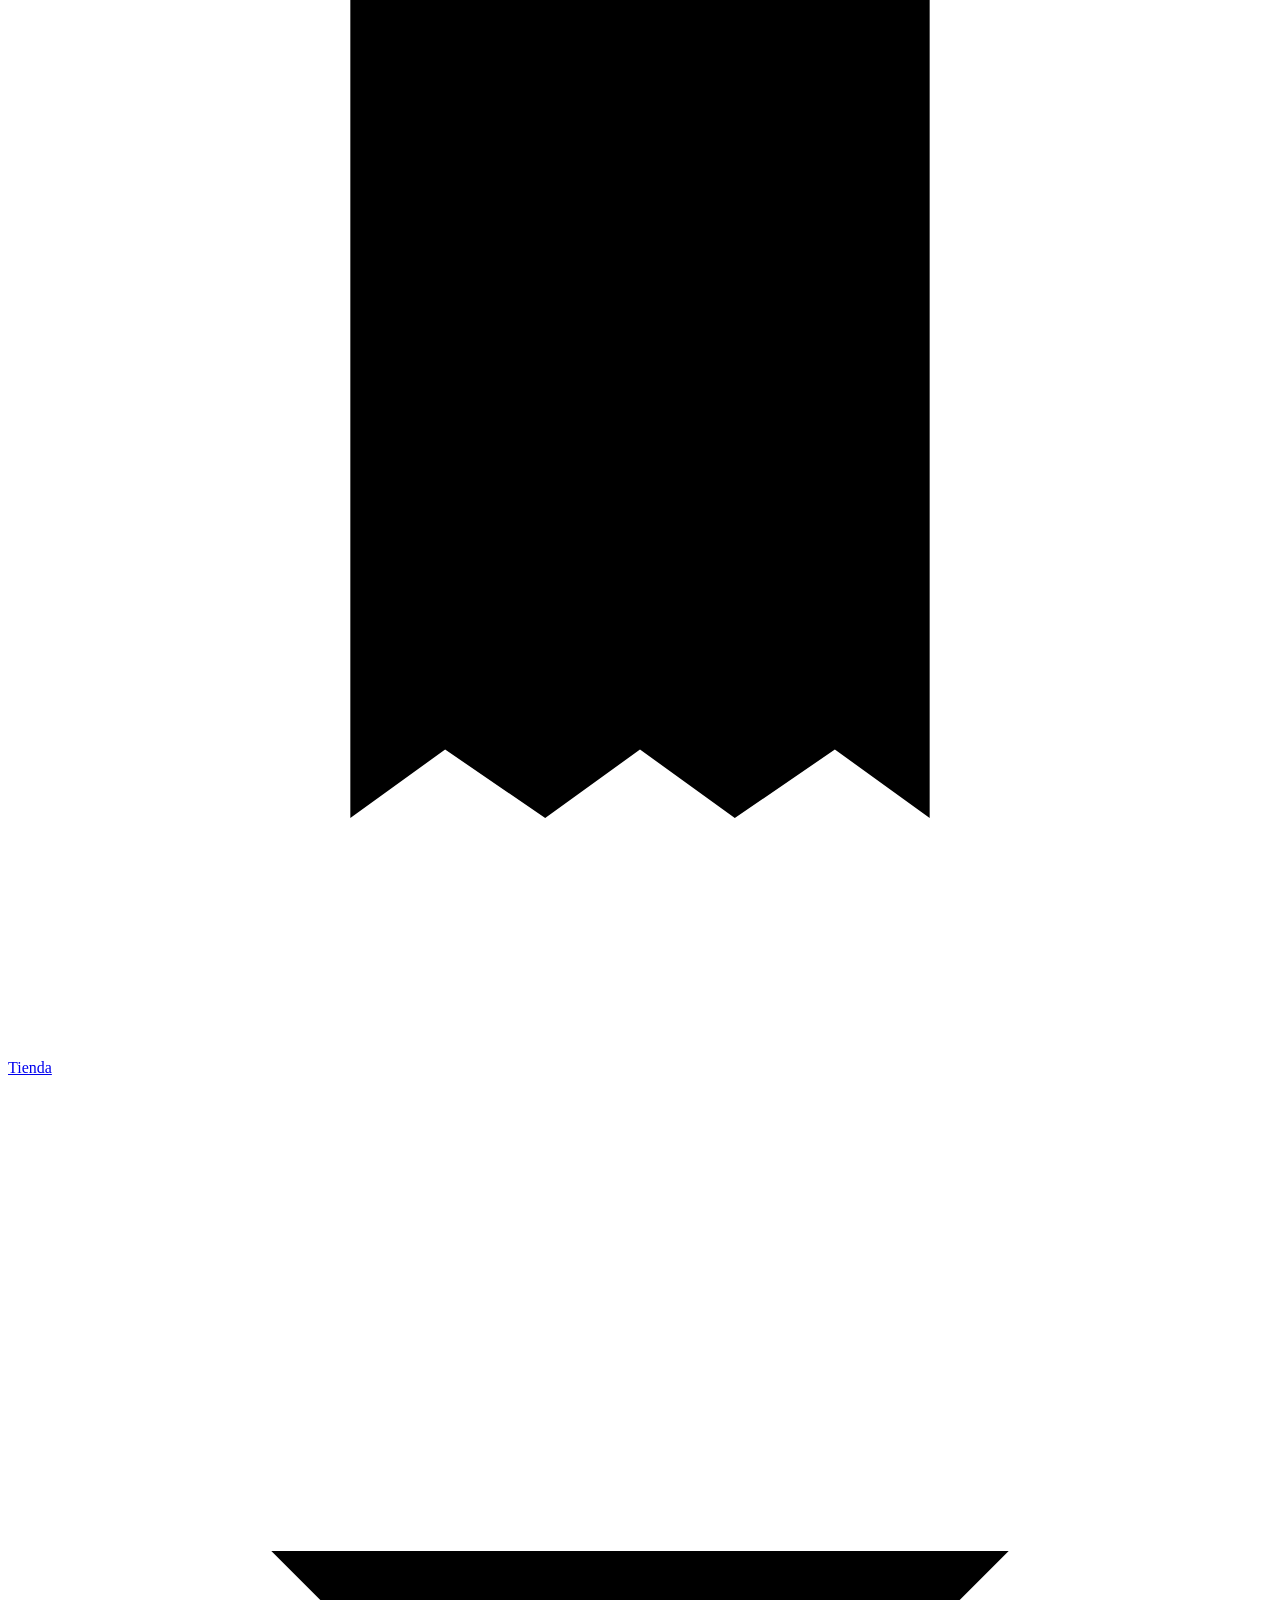
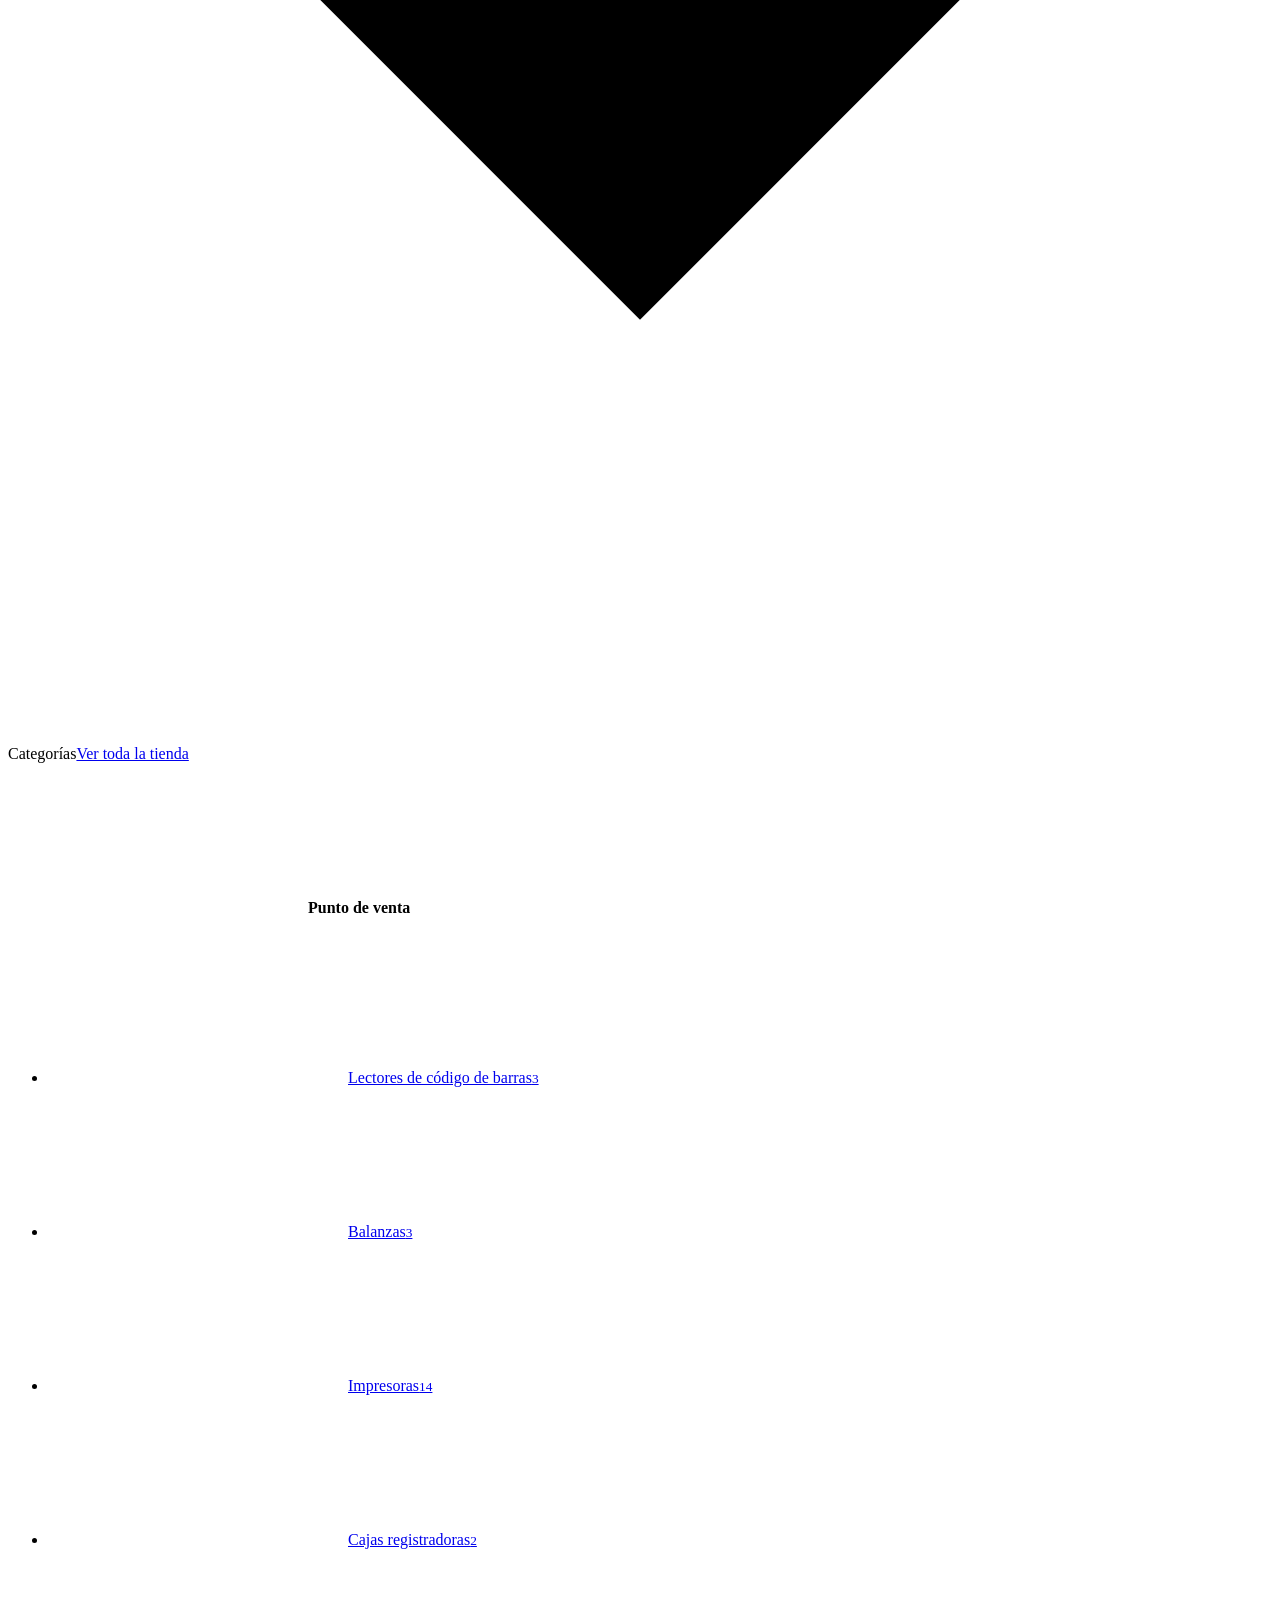
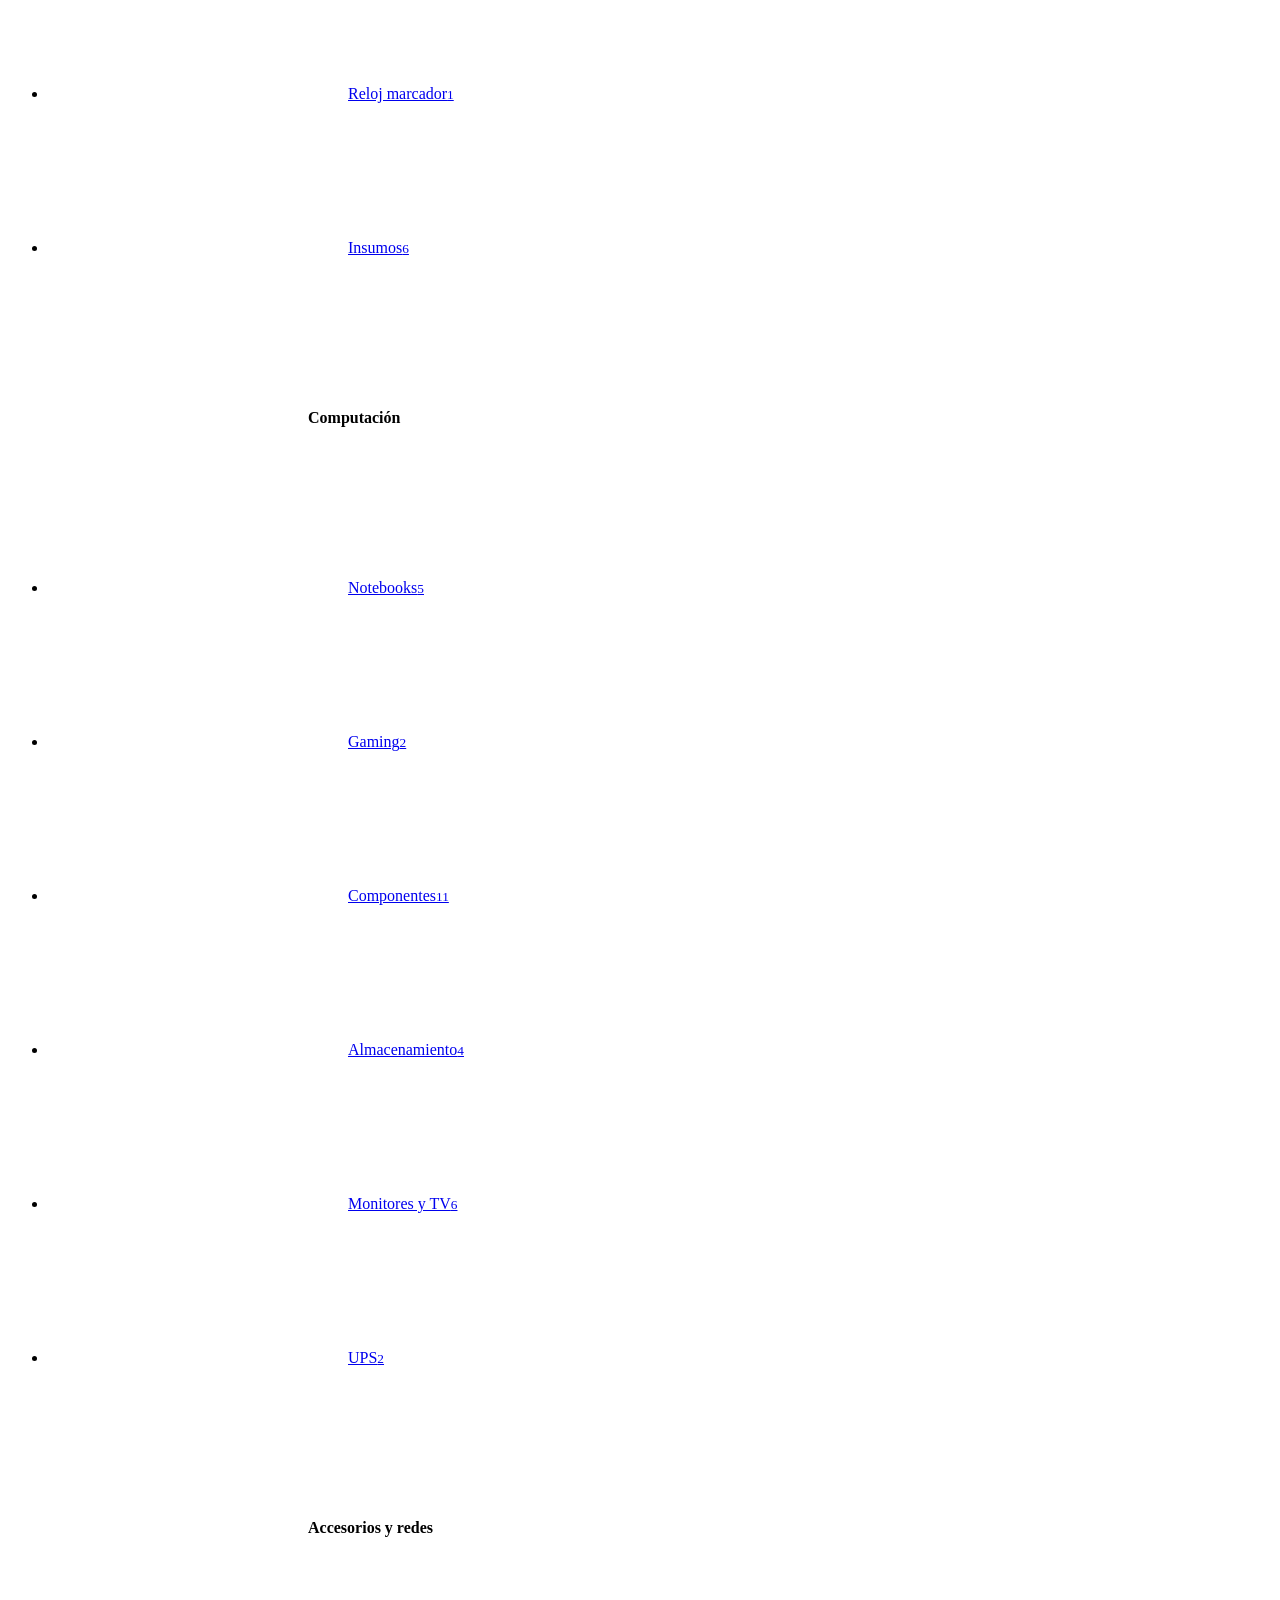
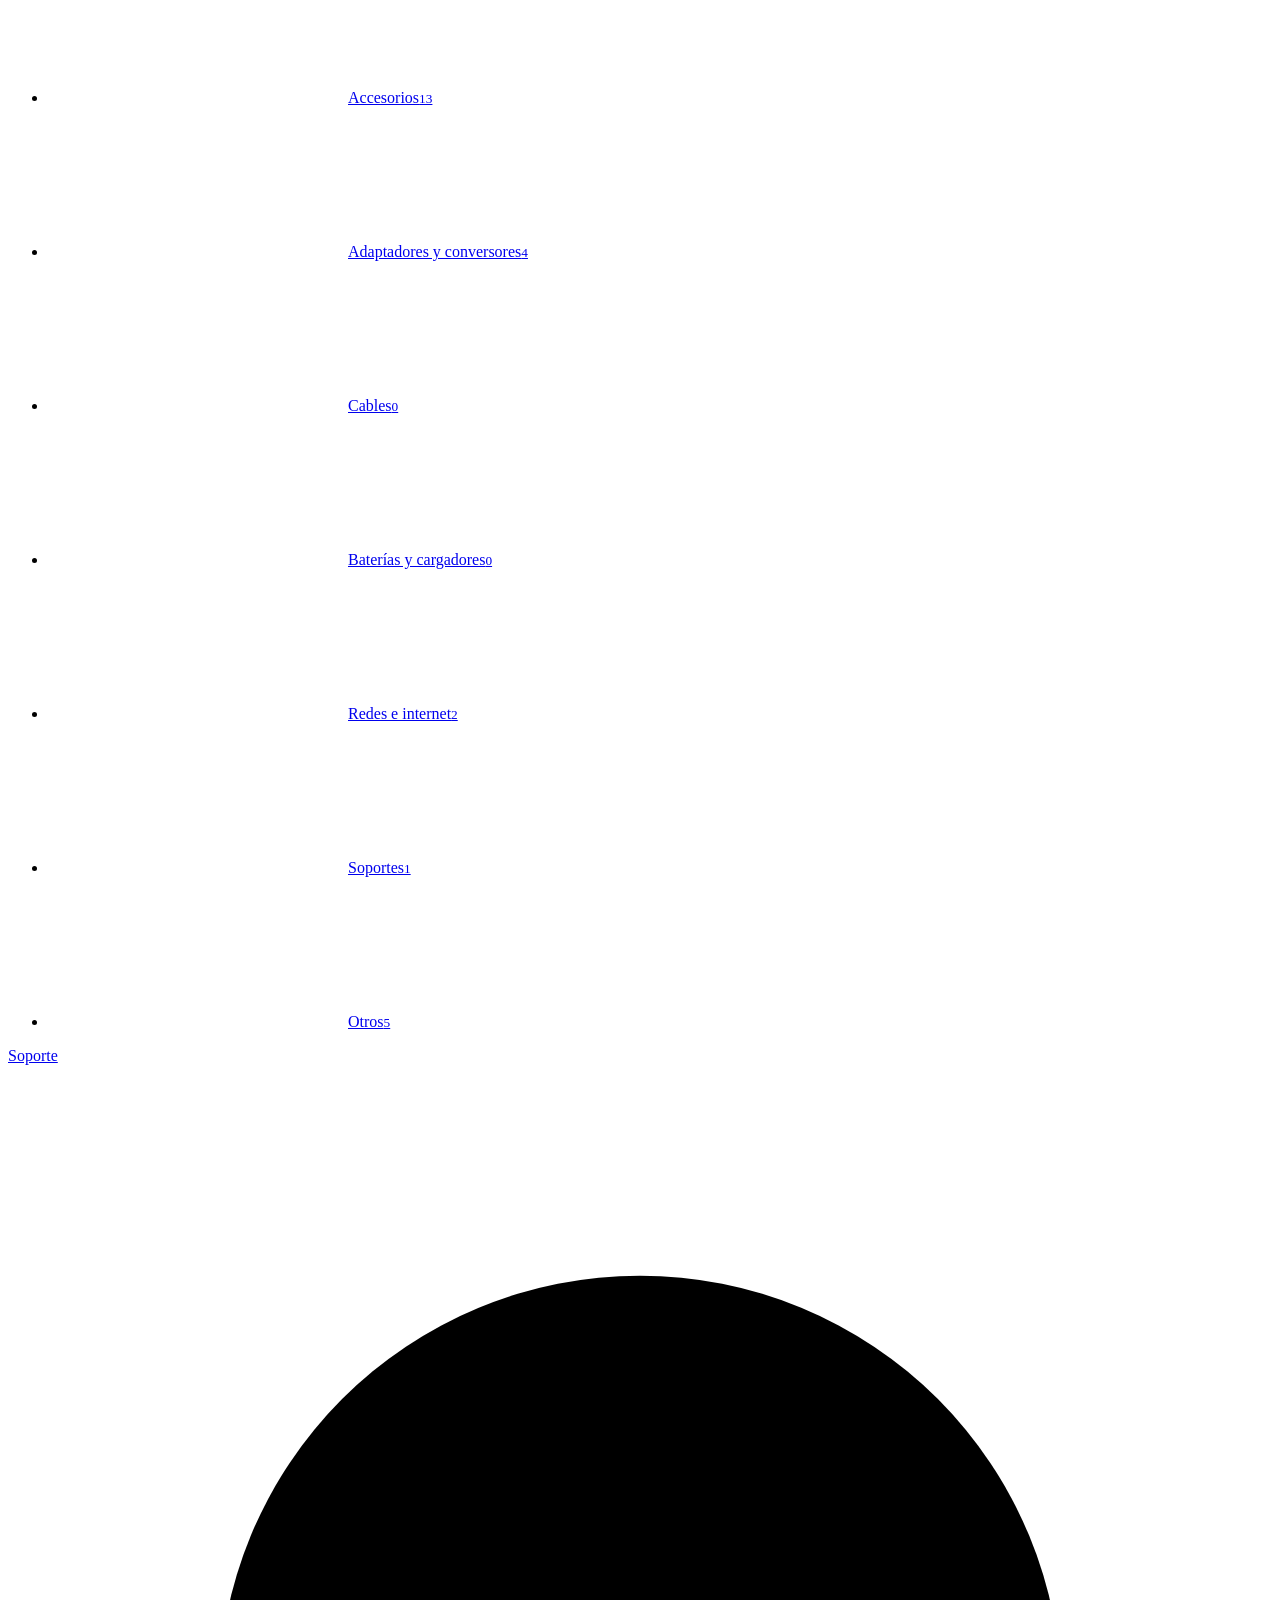
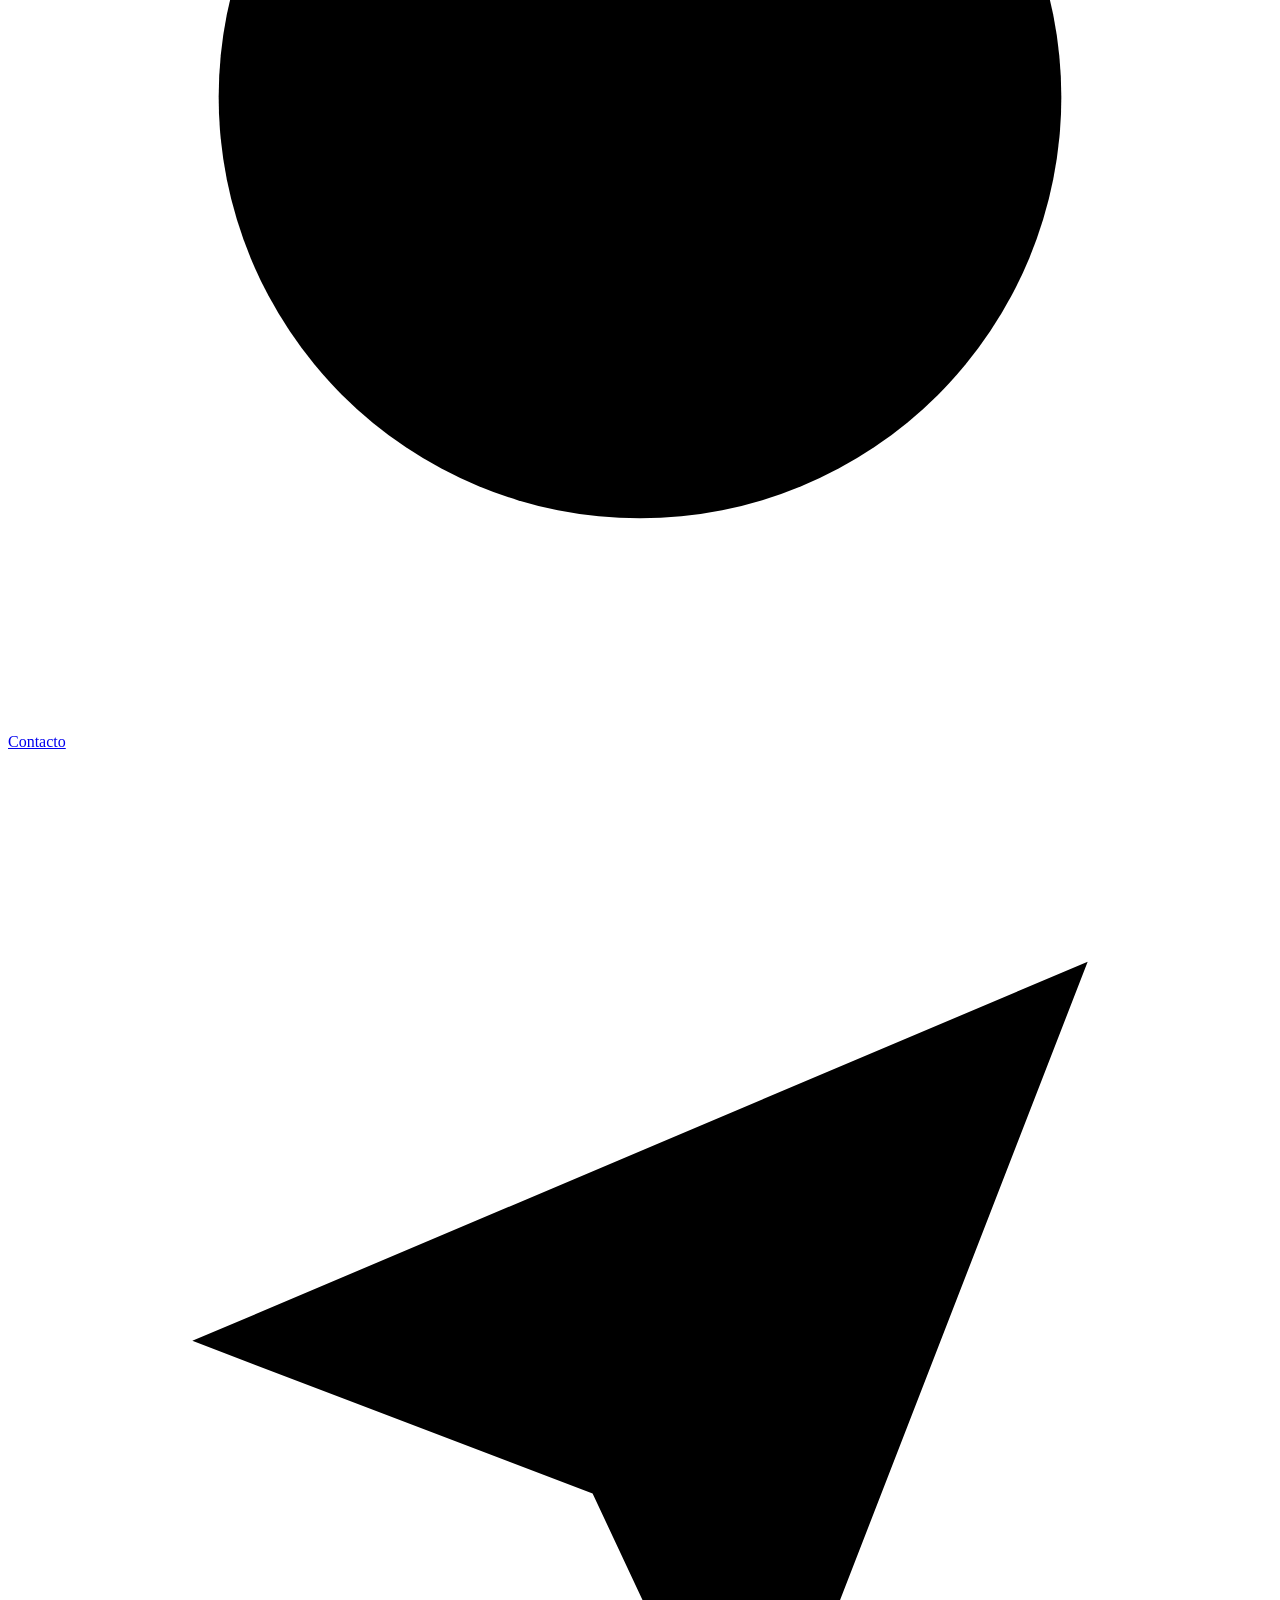
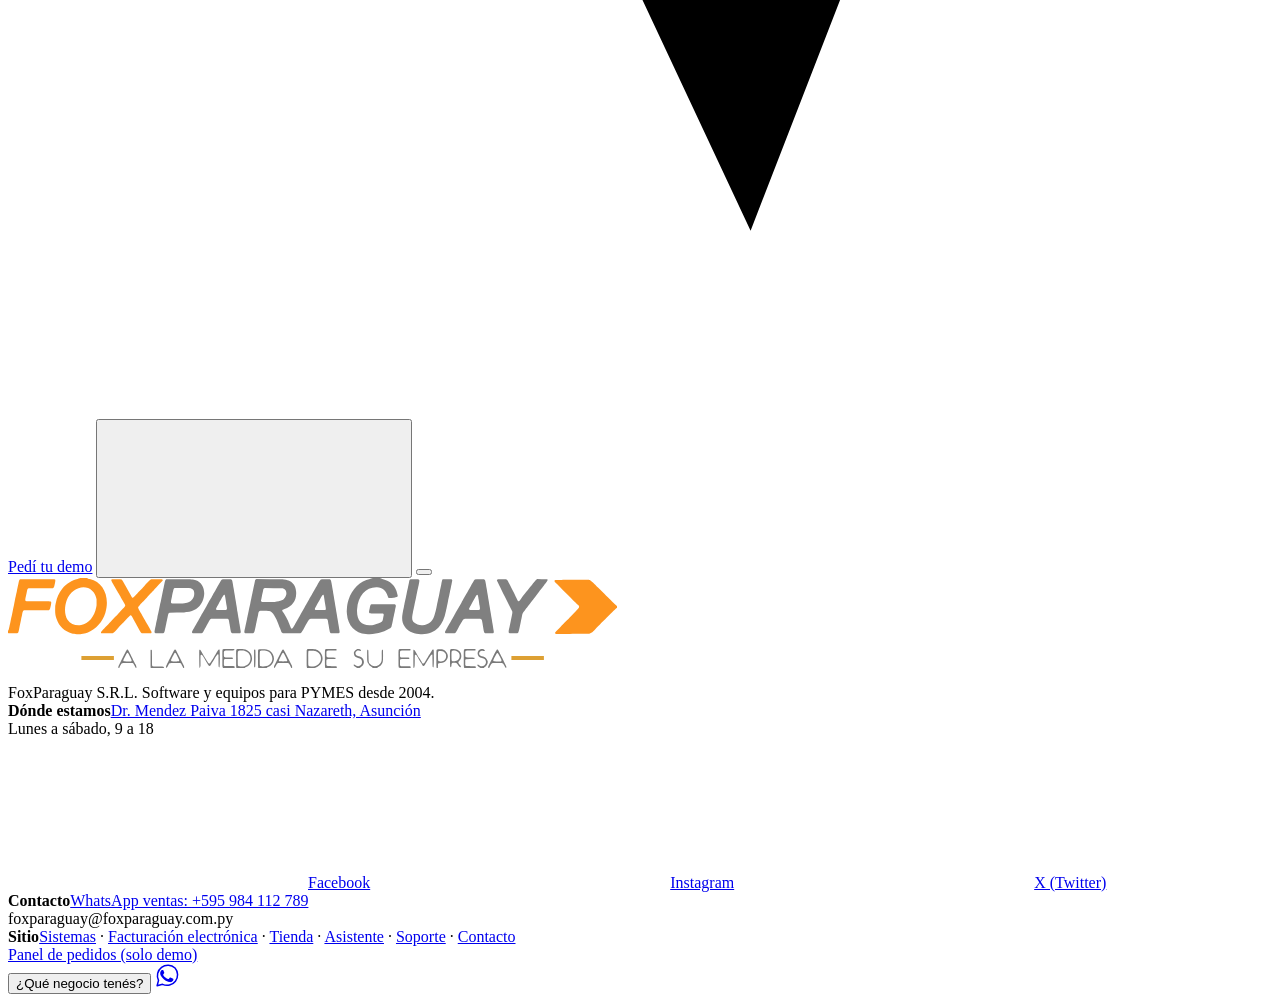
<file: _partials.html>
<!doctype html>
<html lang="es-PY"><head><meta charset="utf-8"><meta name="robots" content="noindex"><title>Partials · referencia</title></head>
<body>
<!-- Referencia del header, el footer y el chat. NO es una página del sitio.
     Versión para la raíz (data-root="./"). En páginas de nivel 1 todas las
     rutas llevan ../ y los anclajes #tienda pasan a ../#tienda.
     "Pedí tu demo" apunta a #demo en páginas con cupón y a demo/ en el resto.
     aria-current="page" va en el enlace de la sección actual. -->

<!-- HEADER -->
<a class="skip" href="#contenido">Saltar al contenido</a>
<header class="hdr gut">
  <div class="max">
    <a href="./index.html"><img class="logo" src="./assets/img/logo/foxparaguay-color-reducido.svg" alt="FOXPARAGUAY, ir al inicio" width="609" height="57"></a>
    <nav aria-label="Principal"><a href="./sistemas/index.html"><span>Sistemas</span><svg class="nav-ic" viewBox="0 0 24 24" aria-hidden="true"><path pathLength="1" d="M3.5 5.5h17v13h-17z"/><path pathLength="1" d="M3.5 9h17"/><path pathLength="1" d="M8 11.8l2.6 2.2L8 16.2"/><path pathLength="1" d="M12 11.8l2.6 2.2-2.6 2.2"/></svg></a><a href="./facturacion-electronica/index.html"><span>Facturación electrónica</span><svg class="nav-ic" viewBox="0 0 24 24" aria-hidden="true"><path pathLength="1" d="M6.5 3.5h11v16l-1.8-1.3-1.9 1.3-1.8-1.3-1.8 1.3-1.9-1.3-1.8 1.3z"/><path pathLength="1" d="M9.3 10.6l1.9 1.9 3.6-3.8"/></svg></a><div class="nav-shop" data-shop><a href="./tienda/index.html" aria-haspopup="true" aria-expanded="false" aria-controls="mega">Tienda<svg class="nav-dn" viewBox="0 0 12 12" aria-hidden="true"><path d="M2.5 4.5L6 8l3.5-3.5"/></svg></a><div class="mega" id="mega" role="region" aria-label="Categorías de la tienda"><div class="mega-in"><div class="mg-top"><span>Categorías</span><a class="mg-all" href="./tienda/index.html">Ver toda la tienda <span class="chev"></span></a></div><div class="mg-cols"><div class="mg-col"><b class="mg-h"><svg class="ic" aria-hidden="true" focusable="false"><use href="#i-cash"/></svg>Punto de venta</b><ul><li><a href="./tienda/index.html#c=lectores"><svg class="ic" aria-hidden="true" focusable="false"><use href="#i-barcode"/></svg><span>Lectores de código de barras</span><small>3</small></a></li><li><a href="./tienda/index.html#c=balanzas"><svg class="ic" aria-hidden="true" focusable="false"><use href="#i-scale"/></svg><span>Balanzas</span><small>3</small></a></li><li><a href="./tienda/index.html#c=impresoras"><svg class="ic" aria-hidden="true" focusable="false"><use href="#i-printer"/></svg><span>Impresoras</span><small>14</small></a></li><li><a href="./tienda/index.html#c=cajas"><svg class="ic" aria-hidden="true" focusable="false"><use href="#i-cash"/></svg><span>Cajas registradoras</span><small>2</small></a></li><li><a href="./tienda/index.html#c=reloj"><svg class="ic" aria-hidden="true" focusable="false"><use href="#i-clock"/></svg><span>Reloj marcador</span><small>1</small></a></li><li><a href="./tienda/index.html#c=insumos"><svg class="ic" aria-hidden="true" focusable="false"><use href="#i-receipt"/></svg><span>Insumos</span><small>6</small></a></li></ul></div><div class="mg-col"><b class="mg-h"><svg class="ic" aria-hidden="true" focusable="false"><use href="#i-monitor"/></svg>Computación</b><ul><li><a href="./tienda/index.html#c=notebooks"><svg class="ic" aria-hidden="true" focusable="false"><use href="#i-laptop"/></svg><span>Notebooks</span><small>5</small></a></li><li><a href="./tienda/index.html#c=gaming"><svg class="ic" aria-hidden="true" focusable="false"><use href="#i-gamepad"/></svg><span>Gaming</span><small>2</small></a></li><li><a href="./tienda/index.html#c=componentes"><svg class="ic" aria-hidden="true" focusable="false"><use href="#i-chip"/></svg><span>Componentes</span><small>11</small></a></li><li><a href="./tienda/index.html#c=almacenamiento"><svg class="ic" aria-hidden="true" focusable="false"><use href="#i-drive"/></svg><span>Almacenamiento</span><small>4</small></a></li><li><a href="./tienda/index.html#c=monitores"><svg class="ic" aria-hidden="true" focusable="false"><use href="#i-monitor"/></svg><span>Monitores y TV</span><small>6</small></a></li><li><a href="./tienda/index.html#c=ups"><svg class="ic" aria-hidden="true" focusable="false"><use href="#i-plug"/></svg><span>UPS</span><small>2</small></a></li></ul></div><div class="mg-col"><b class="mg-h"><svg class="ic" aria-hidden="true" focusable="false"><use href="#i-mouse"/></svg>Accesorios y redes</b><ul><li><a href="./tienda/index.html#c=accesorios"><svg class="ic" aria-hidden="true" focusable="false"><use href="#i-mouse"/></svg><span>Accesorios</span><small>13</small></a></li><li><a href="./tienda/index.html#c=adaptadores"><svg class="ic" aria-hidden="true" focusable="false"><use href="#i-sync"/></svg><span>Adaptadores y conversores</span><small>4</small></a></li><li><a href="./tienda/index.html#c=cables"><svg class="ic" aria-hidden="true" focusable="false"><use href="#i-cable"/></svg><span>Cables</span><small>0</small></a></li><li><a href="./tienda/index.html#c=baterias"><svg class="ic" aria-hidden="true" focusable="false"><use href="#i-battery"/></svg><span>Baterías y cargadores</span><small>0</small></a></li><li><a href="./tienda/index.html#c=redes"><svg class="ic" aria-hidden="true" focusable="false"><use href="#i-wifi"/></svg><span>Redes e internet</span><small>2</small></a></li><li><a href="./tienda/index.html#c=soportes"><svg class="ic" aria-hidden="true" focusable="false"><use href="#i-mount"/></svg><span>Soportes</span><small>1</small></a></li><li><a href="./tienda/index.html#c=otros"><svg class="ic" aria-hidden="true" focusable="false"><use href="#i-box"/></svg><span>Otros</span><small>5</small></a></li></ul></div></div></div></div></div><a href="./soporte/index.html"><span>Soporte</span><svg class="nav-ic" viewBox="0 0 24 24" aria-hidden="true"><path pathLength="1" d="M12 4a8 8 0 1 1 0 16a8 8 0 1 1 0-16z"/><path pathLength="1" d="M12 8.6a3.4 3.4 0 1 1 0 6.8a3.4 3.4 0 1 1 0-6.8z"/><path pathLength="1" d="M6.4 6.4l3.2 3.2"/><path pathLength="1" d="M17.6 6.4l-3.2 3.2"/><path pathLength="1" d="M6.4 17.6l3.2-3.2"/><path pathLength="1" d="M17.6 17.6l-3.2-3.2"/></svg></a><a href="./contacto/index.html"><span>Contacto</span><svg class="nav-ic" viewBox="0 0 24 24" aria-hidden="true"><path pathLength="1" d="M3.5 11.2l17-7.2-6.4 16.5-3-6.4z"/><path pathLength="1" d="M11.1 14.1l9.4-10.1"/></svg></a></nav>
    <a class="btn demo" href="./demo/index.html">Pedí tu demo</a>
    <button class="cart-btn" id="cart-btn" type="button" aria-label="Abrir carrito" aria-controls="cart"><svg class="ic" aria-hidden="true" focusable="false"><use href="#i-cartb"/></svg><span class="cart-n" id="cart-n" hidden>0</span></button>
    <button class="menu" id="menu" type="button" aria-expanded="false" aria-controls="drawer" aria-label="Abrir menú"><span></span></button>
  </div>
  <div class="max drawer" id="drawer" hidden>
    <a href="./sistemas/index.html">Sistemas <span class="chev"></span></a><a href="./facturacion-electronica/index.html">Facturación electrónica <span class="chev"></span></a><details class="dr-shop"><summary>Tienda <span class="chev"></span></summary><div class="dr-cats"><div class="mg-col"><b class="mg-h"><svg class="ic" aria-hidden="true" focusable="false"><use href="#i-cash"/></svg>Punto de venta</b><ul><li><a href="./tienda/index.html#c=lectores"><svg class="ic" aria-hidden="true" focusable="false"><use href="#i-barcode"/></svg><span>Lectores de código de barras</span><small>3</small></a></li><li><a href="./tienda/index.html#c=balanzas"><svg class="ic" aria-hidden="true" focusable="false"><use href="#i-scale"/></svg><span>Balanzas</span><small>3</small></a></li><li><a href="./tienda/index.html#c=impresoras"><svg class="ic" aria-hidden="true" focusable="false"><use href="#i-printer"/></svg><span>Impresoras</span><small>14</small></a></li><li><a href="./tienda/index.html#c=cajas"><svg class="ic" aria-hidden="true" focusable="false"><use href="#i-cash"/></svg><span>Cajas registradoras</span><small>2</small></a></li><li><a href="./tienda/index.html#c=reloj"><svg class="ic" aria-hidden="true" focusable="false"><use href="#i-clock"/></svg><span>Reloj marcador</span><small>1</small></a></li><li><a href="./tienda/index.html#c=insumos"><svg class="ic" aria-hidden="true" focusable="false"><use href="#i-receipt"/></svg><span>Insumos</span><small>6</small></a></li></ul></div><div class="mg-col"><b class="mg-h"><svg class="ic" aria-hidden="true" focusable="false"><use href="#i-monitor"/></svg>Computación</b><ul><li><a href="./tienda/index.html#c=notebooks"><svg class="ic" aria-hidden="true" focusable="false"><use href="#i-laptop"/></svg><span>Notebooks</span><small>5</small></a></li><li><a href="./tienda/index.html#c=gaming"><svg class="ic" aria-hidden="true" focusable="false"><use href="#i-gamepad"/></svg><span>Gaming</span><small>2</small></a></li><li><a href="./tienda/index.html#c=componentes"><svg class="ic" aria-hidden="true" focusable="false"><use href="#i-chip"/></svg><span>Componentes</span><small>11</small></a></li><li><a href="./tienda/index.html#c=almacenamiento"><svg class="ic" aria-hidden="true" focusable="false"><use href="#i-drive"/></svg><span>Almacenamiento</span><small>4</small></a></li><li><a href="./tienda/index.html#c=monitores"><svg class="ic" aria-hidden="true" focusable="false"><use href="#i-monitor"/></svg><span>Monitores y TV</span><small>6</small></a></li><li><a href="./tienda/index.html#c=ups"><svg class="ic" aria-hidden="true" focusable="false"><use href="#i-plug"/></svg><span>UPS</span><small>2</small></a></li></ul></div><div class="mg-col"><b class="mg-h"><svg class="ic" aria-hidden="true" focusable="false"><use href="#i-mouse"/></svg>Accesorios y redes</b><ul><li><a href="./tienda/index.html#c=accesorios"><svg class="ic" aria-hidden="true" focusable="false"><use href="#i-mouse"/></svg><span>Accesorios</span><small>13</small></a></li><li><a href="./tienda/index.html#c=adaptadores"><svg class="ic" aria-hidden="true" focusable="false"><use href="#i-sync"/></svg><span>Adaptadores y conversores</span><small>4</small></a></li><li><a href="./tienda/index.html#c=cables"><svg class="ic" aria-hidden="true" focusable="false"><use href="#i-cable"/></svg><span>Cables</span><small>0</small></a></li><li><a href="./tienda/index.html#c=baterias"><svg class="ic" aria-hidden="true" focusable="false"><use href="#i-battery"/></svg><span>Baterías y cargadores</span><small>0</small></a></li><li><a href="./tienda/index.html#c=redes"><svg class="ic" aria-hidden="true" focusable="false"><use href="#i-wifi"/></svg><span>Redes e internet</span><small>2</small></a></li><li><a href="./tienda/index.html#c=soportes"><svg class="ic" aria-hidden="true" focusable="false"><use href="#i-mount"/></svg><span>Soportes</span><small>1</small></a></li><li><a href="./tienda/index.html#c=otros"><svg class="ic" aria-hidden="true" focusable="false"><use href="#i-box"/></svg><span>Otros</span><small>5</small></a></li></ul></div><a class="mg-all" href="./tienda/index.html">Ver toda la tienda <span class="chev"></span></a></div></details><a href="./soporte/index.html">Soporte para clientes <span class="chev"></span></a><a href="./contacto/index.html">Contacto <span class="chev"></span></a><a href="./demo/index.html">Pedí tu demo <span class="chev"></span></a>
  </div>
</header>

<!-- FOOTER -->
<footer class="gut"><div class="max ftr">
  <div><img class="ftr-logo" src="./assets/img/logo/foxparaguay-color.svg" alt="FOXPARAGUAY · A la medida de su empresa" width="609" height="90" loading="lazy"><p style="margin:12px 0 0">FoxParaguay S.R.L. Software y equipos para PYMES desde 2004.</p></div>
  <div class="cols">
    <div><b>Dónde estamos</b><a href="./contacto/#ubicacion">Dr. Mendez Paiva 1825 casi Nazareth, Asunción</a><br>Lunes a sábado, 9 a 18<div class="socs socs-ftr"><a class="soc soc-sm" href="https://www.facebook.com/foxparaguay" target="_blank" rel="noopener" aria-label="FoxParaguay en Facebook"><svg class="ic" aria-hidden="true" focusable="false"><use href="#i-facebook"/></svg><span>Facebook</span></a><a class="soc soc-sm" href="https://www.instagram.com/foxparaguay/" target="_blank" rel="noopener" aria-label="FoxParaguay en Instagram"><svg class="ic" aria-hidden="true" focusable="false"><use href="#i-instagram"/></svg><span>Instagram</span></a><a class="soc soc-sm" href="https://twitter.com/foxparaguay" target="_blank" rel="noopener" aria-label="FoxParaguay en X (Twitter)"><svg class="ic" aria-hidden="true" focusable="false"><use href="#i-xlogo"/></svg><span>X (Twitter)</span></a></div></div>
    <div><b>Contacto</b><a data-whatsapp="ventas" href="./soporte/index.html">WhatsApp ventas: <span data-whatsapp="ventas" data-whatsapp-num>+595 984 112 789</span></a><br>foxparaguay@foxparaguay.com.py</div>
    <div><b>Sitio</b><a href="./sistemas/index.html">Sistemas</a> · <a href="./facturacion-electronica/index.html">Facturación electrónica</a> · <a href="./tienda/index.html">Tienda</a> · <a href="./agente/index.html">Asistente</a> · <a href="./soporte/index.html">Soporte</a> · <a href="./contacto/index.html">Contacto</a><br><a href="./leads-demo/index.html" class="team">Panel de pedidos (solo demo)</a></div>
  </div>
</div></footer>

<!-- CHAT (todas menos leads-demo/) -->
<div class="chatp" id="chatp" hidden role="dialog" aria-label="Chat con FoxParaguay">
  <header><img src="./assets/img/logo/foxparaguay-negativo-reducido.svg" alt="FOXPARAGUAY"><span>Asistente</span><a class="full" href="./agente/index.html">Pantalla completa</a><button type="button" id="chat-x" aria-label="Cerrar chat">×</button></header>
  <div class="log" id="log" aria-live="polite"></div>
  <div class="quick" id="quick"><button type="button">Tengo una farmacia</button><button type="button">Tengo un minimarket</button><button type="button">¿Me toca la factura electrónica?</button></div>
  <form class="chatf" id="chatf"><label for="chat-in" class="sr">Tu mensaje</label><input id="chat-in" autocomplete="off" placeholder="Escribí tu consulta"><button type="submit" id="chat-send">Enviar</button></form>
</div>
<button class="chat" type="button" id="chat-open" aria-label="Abrir chat con el asistente"><i><span class="chev"></span></i><span id="chat-lbl">¿Qué negocio tenés?</span></button>
<a class="wa-float" data-whatsapp="ventas" href="./soporte/index.html" aria-label="Escribinos por WhatsApp" title="WhatsApp ventas"><svg viewBox="0 0 32 32" width="24" height="24" aria-hidden="true" focusable="false"><path fill="none" stroke="currentColor" stroke-width="2" stroke-linejoin="round" d="M26.7 5.3a14 14 0 0 0-22 16.6L2.8 29l7.3-1.9A14 14 0 0 0 26.7 5.3Z"/><path fill="currentColor" d="M11.3 8.7c-.3-.7-.6-.7-.9-.7h-.8c-.3 0-.8.1-1.2.6-.4.5-1.5 1.5-1.5 3.6s1.5 4.1 1.7 4.4c.2.3 3 4.7 7.4 6.4 3.7 1.5 4.4 1.2 5.2 1.1.8-.1 2.6-1.1 3-2.1.4-1 .4-1.9.3-2.1-.1-.2-.4-.3-.9-.5l-3-1.4c-.4-.2-.7-.3-1 .2-.3.5-1.1 1.4-1.4 1.7-.3.3-.5.3-1 .1-.5-.2-2-.7-3.7-2.3-1.4-1.2-2.3-2.7-2.5-3.2-.3-.5 0-.7.2-.9l.7-.8c.2-.3.3-.5.4-.8.2-.3.1-.6 0-.8l-1.1-2.5Z"/></svg></a>

<!-- SCRIPTS, al final del body -->
<script src="./assets/js/fox-config.js?v=2026102537"></script>
<script src="./assets/js/fox.js?v=2026102537"></script>
</body></html>
</file>
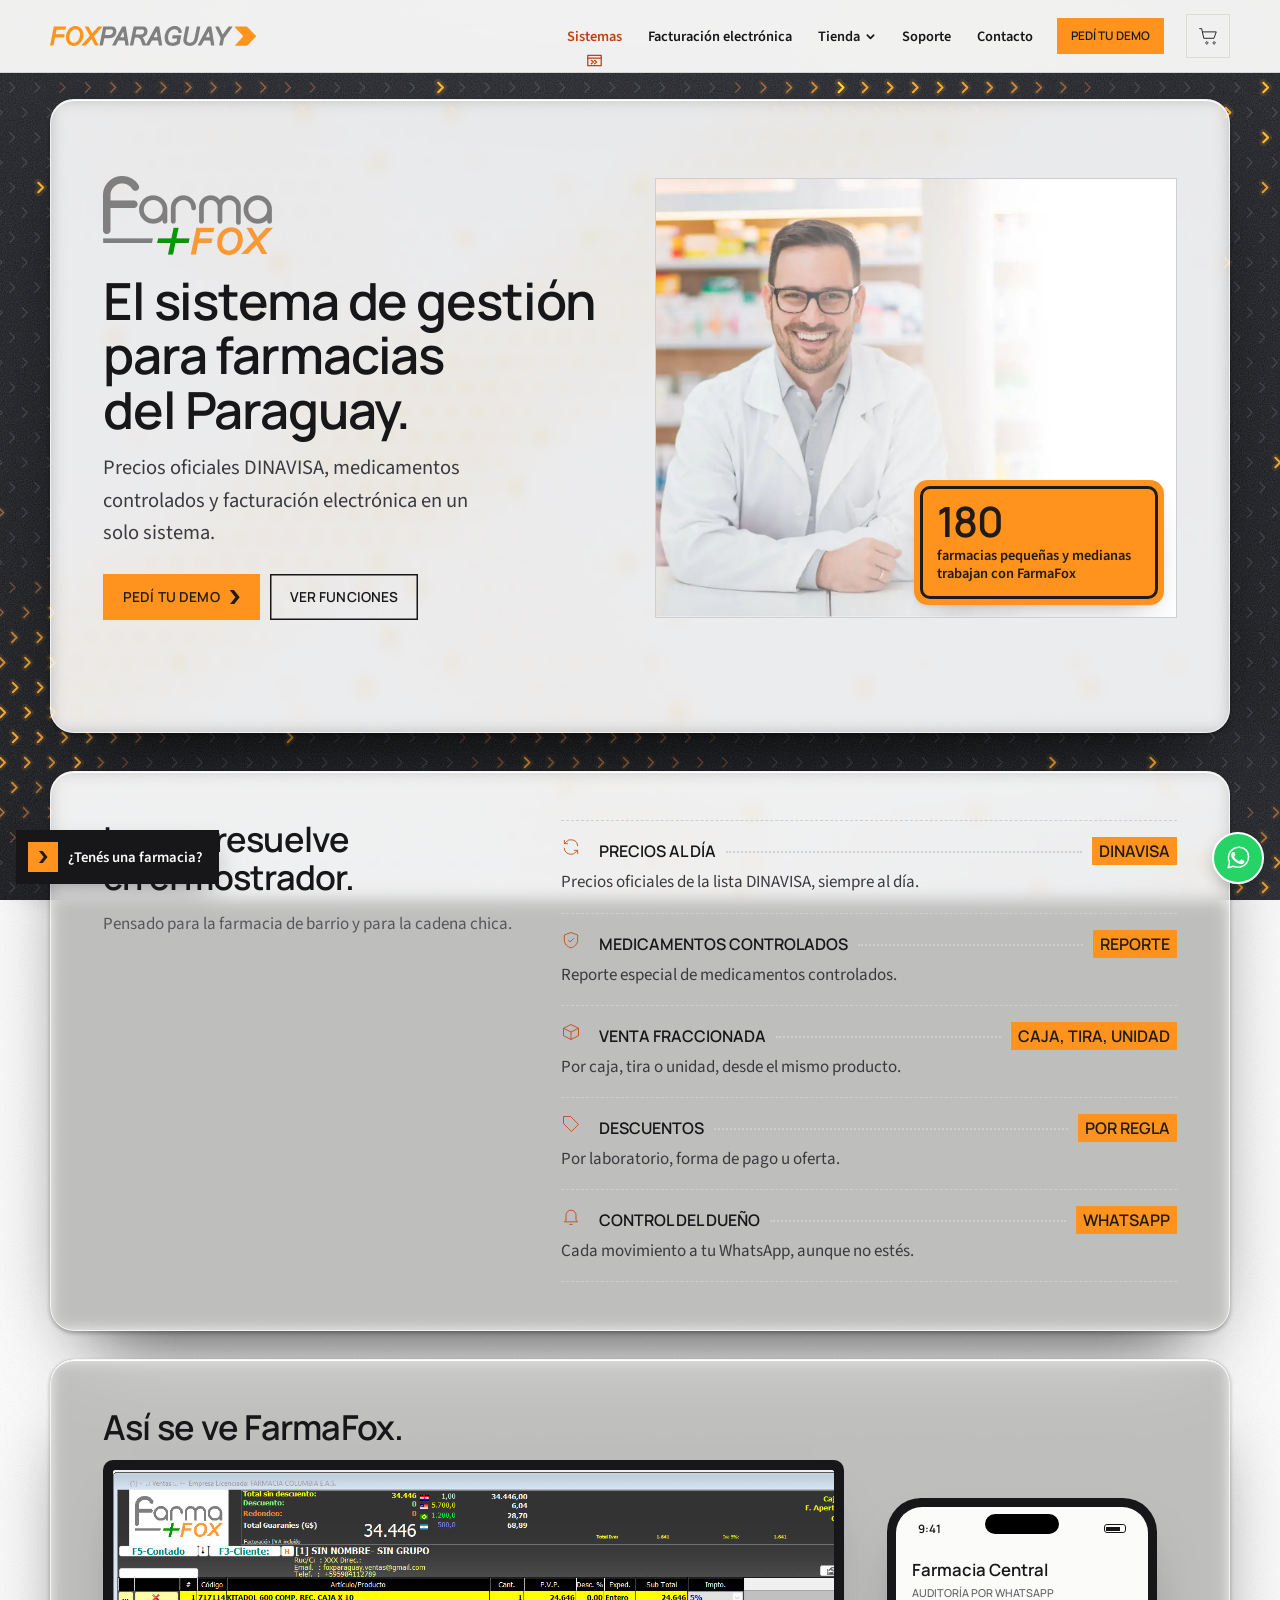
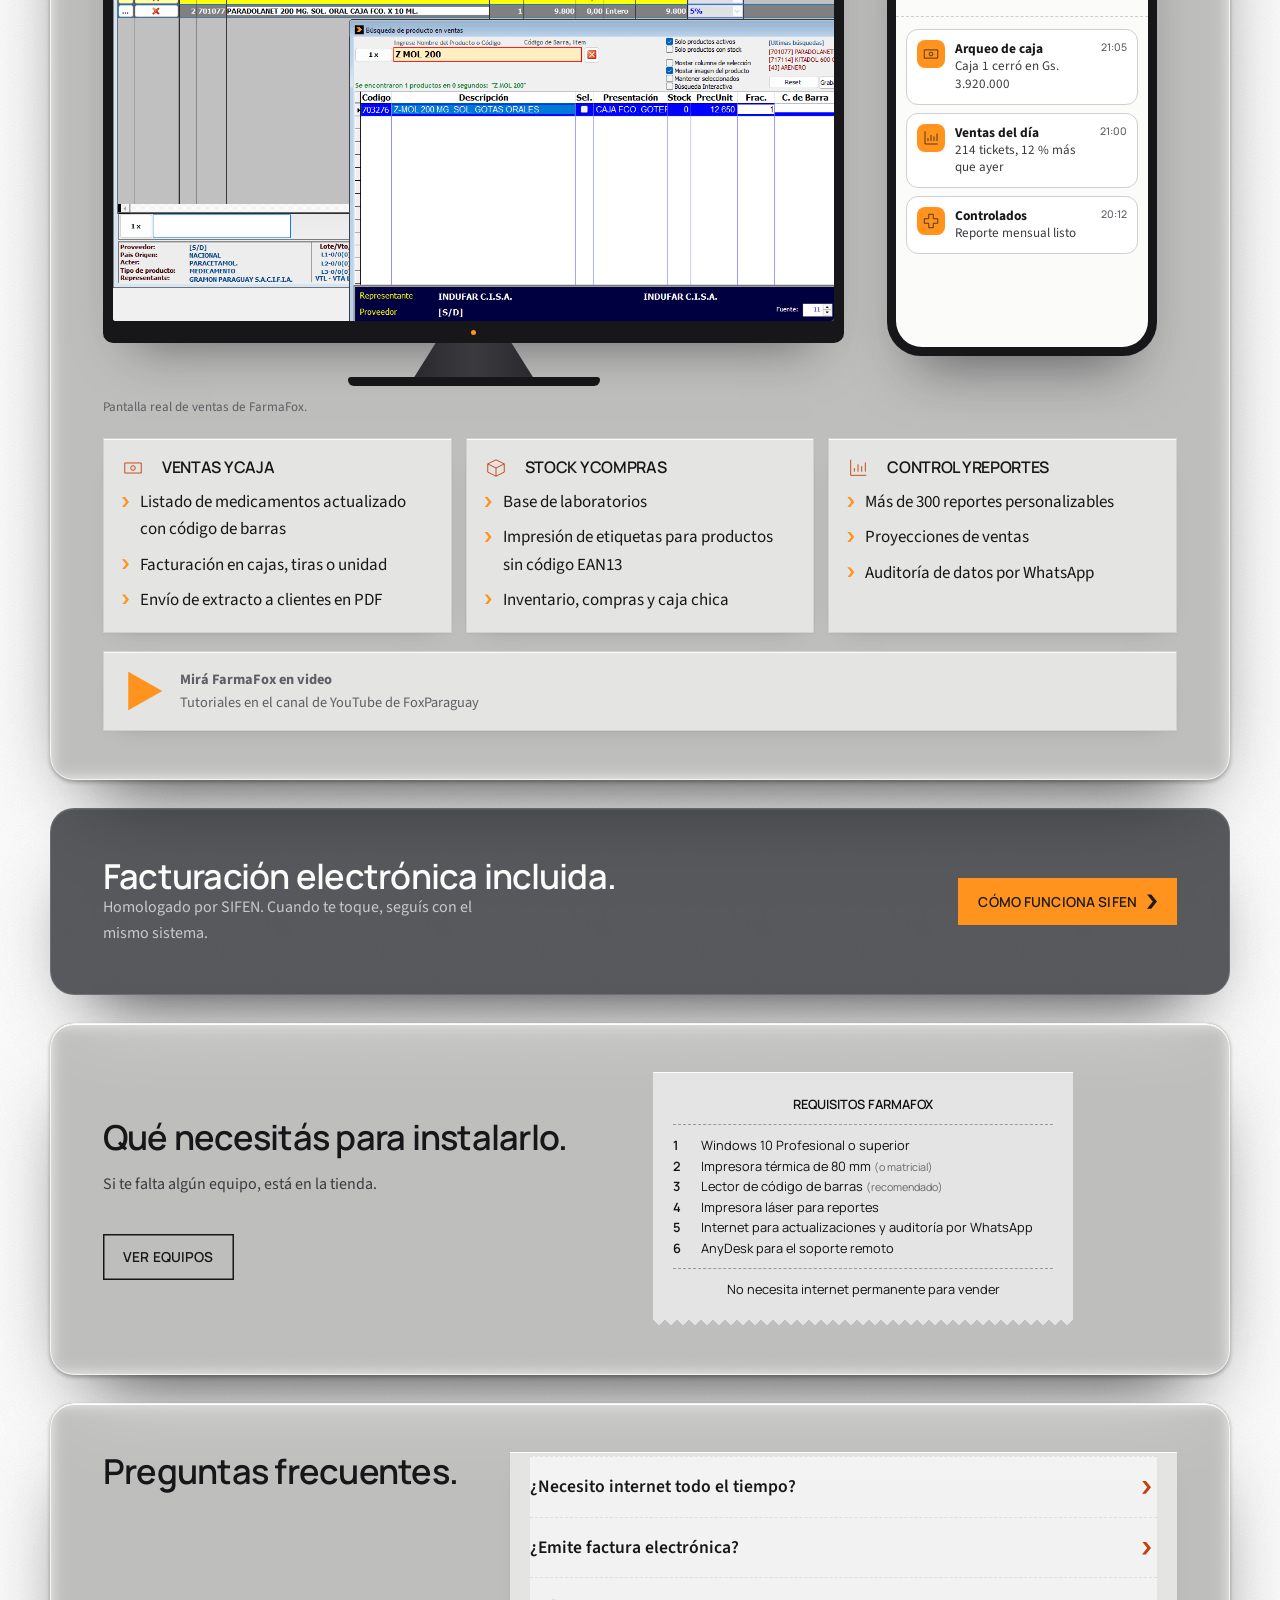
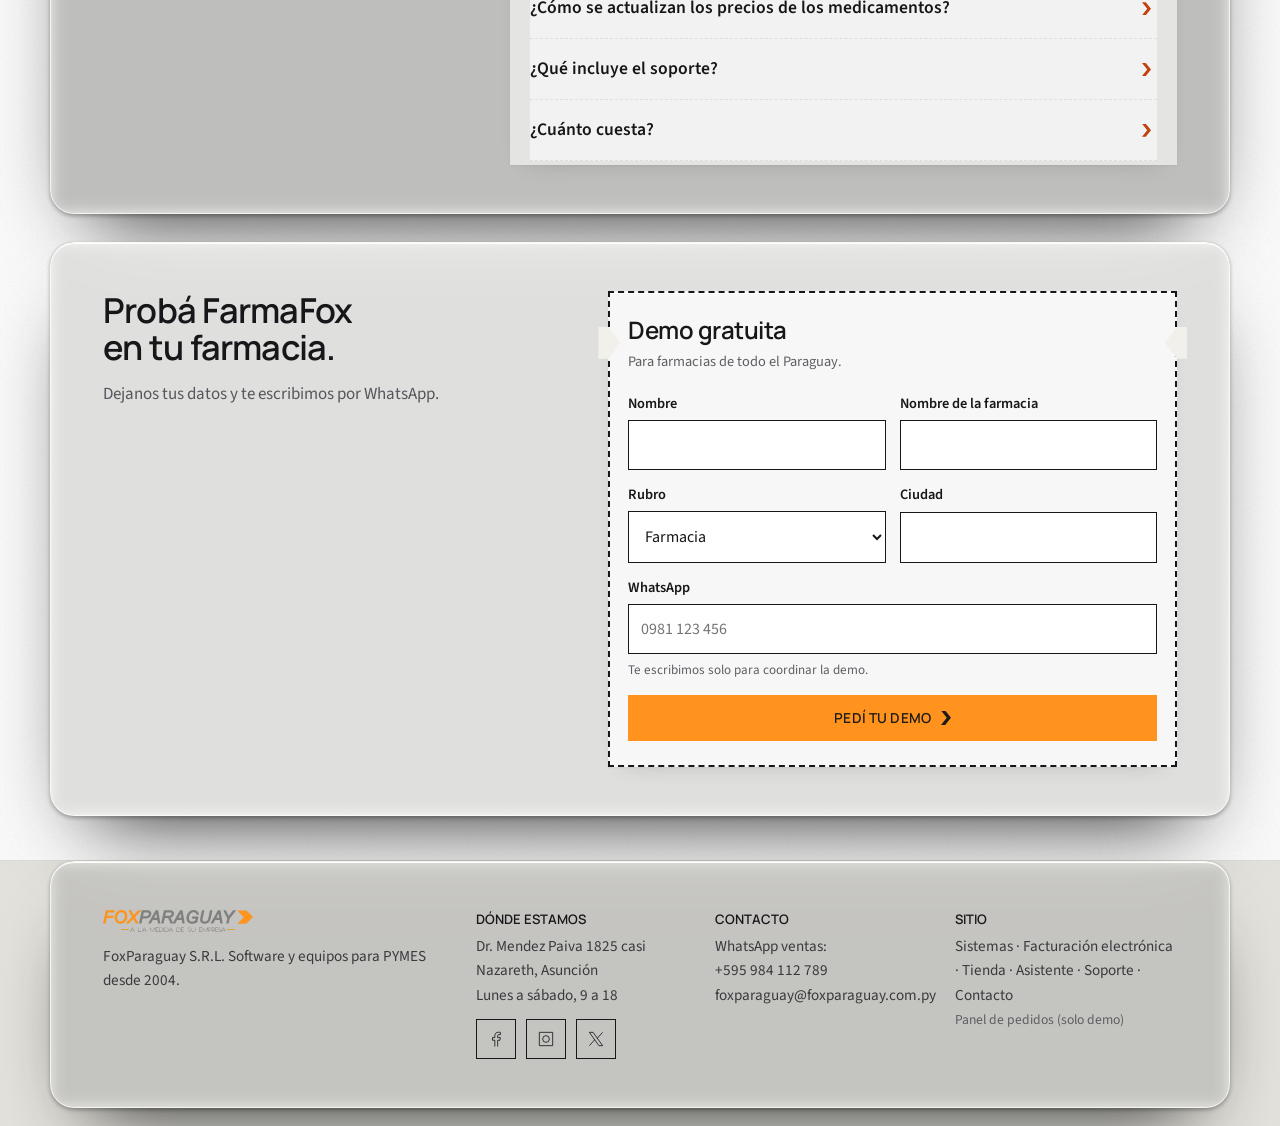
<file: sistemas/farmafox.html>
<!doctype html>
<html lang="es-PY">
<head>
<meta charset="utf-8">
<meta name="viewport" content="width=device-width, initial-scale=1">
<title>FarmaFox | Sistema de gestión para farmacias en Paraguay</title>
<meta name="description" content="FarmaFox: precios oficiales DINAVISA, medicamentos controlados, código de barras y facturación electrónica SIFEN. Lo usan 180 farmacias. Pedí tu demo gratis.">
<link rel="canonical" href="https://foxparaguay.com.py/sistemas/farmafox.html">
<meta property="og:type" content="website">
<meta property="og:locale" content="es_PY">
<meta property="og:site_name" content="FoxParaguay">
<meta property="og:title" content="FarmaFox | Sistema de gestión para farmacias en Paraguay">
<meta property="og:description" content="FarmaFox: precios oficiales DINAVISA, medicamentos controlados, código de barras y facturación electrónica SIFEN. Lo usan 180 farmacias. Pedí tu demo gratis.">
<meta property="og:url" content="https://foxparaguay.com.py/sistemas/farmafox.html">
<meta property="og:image" content="https://foxparaguay.com.py/assets/img/og-foxparaguay.jpg">
<meta name="twitter:card" content="summary_large_image">
<meta name="theme-color" content="#FF931E">
<link rel="icon" href="../favicon.ico" sizes="any">
<link rel="icon" type="image/png" sizes="32x32" href="../assets/img/icons/favicon-32.png">
<link rel="apple-touch-icon" href="../assets/img/icons/apple-touch-icon.png">
<link rel="preconnect" href="https://fonts.googleapis.com">
<link rel="preconnect" href="https://fonts.gstatic.com" crossorigin>
<link rel="stylesheet" href="https://fonts.googleapis.com/css2?family=Manrope:wght@400;500;600;700&family=Source+Sans+3:wght@400;500;600;700&family=Martian+Mono:wdth,wght@75..112.5,400..800&display=swap">
<link rel="stylesheet" href="../assets/css/fox.css?v=2026102537">
<script src="../assets/js/fox-config.js?v=2026102537"></script>
<script>/* Intro: se decide antes de pintar para que el sitio no parpadee. */
(function(d){try{var c=window.FOX_CONFIG&&FOX_CONFIG.intro;if(c&&c.activa===false)return;if(sessionStorage.getItem("foxIntro"))return;d.classList.add("fx-intro")}catch(e){}})(document.documentElement);</script>
<script src="../assets/js/fox-intro.js?v=2026102537" defer></script>
<script>/* Animaciones de entrada: solo si el sistema no pidió menos movimiento. Red de seguridad a los 3,5 s. */
(function(d){if(matchMedia("(prefers-reduced-motion: reduce)").matches)return;d.classList.add("mo");setTimeout(function(){d.classList.add("mo-done")},3500)})(document.documentElement);</script>
<script type="application/ld+json">{"@context": "https://schema.org", "@graph": [{"@type": "SoftwareApplication", "name": "FarmaFox", "applicationCategory": "BusinessApplication", "applicationSubCategory": "Sistema de gestión para farmacias", "operatingSystem": "Windows 10 Pro o superior", "inLanguage": "es-PY", "url": "https://foxparaguay.com.py/sistemas/farmafox.html", "image": "https://foxparaguay.com.py/assets/img/capturas/farmafox-ventas.png", "publisher": {"@id": "https://foxparaguay.com.py/#negocio"}, "offers": {"@type": "Offer", "price": "0", "priceCurrency": "PYG", "description": "Demo gratuita"}}, {"@type": "LocalBusiness", "@id": "https://foxparaguay.com.py/#negocio", "name": "FoxParaguay S.R.L.", "url": "https://foxparaguay.com.py/", "logo": "https://foxparaguay.com.py/assets/img/logo/foxparaguay-color.png", "image": "https://foxparaguay.com.py/assets/img/og-foxparaguay.jpg", "telephone": "+595984112789", "email": "foxparaguay@foxparaguay.com.py", "foundingDate": "2004", "address": {"@type": "PostalAddress", "streetAddress": "Dr. Mendez Paiva 1825 casi Nazareth", "addressLocality": "Asunción", "addressCountry": "PY"}, "openingHoursSpecification": [{"@type": "OpeningHoursSpecification", "dayOfWeek": ["Monday", "Tuesday", "Wednesday", "Thursday", "Friday", "Saturday"], "opens": "09:00", "closes": "18:00"}]}]}</script>
<!-- Meta Pixel: pegar acá el código base cuando esté el ID (ver README.txt, MEDICIÓN). -->
</head>
<body data-root="../" data-page="farmafox">
<svg class="sprite" aria-hidden="true" focusable="false" width="0" height="0" style="position:absolute" fill="none" stroke="currentColor" stroke-width="1.75" stroke-linecap="square" stroke-linejoin="miter"><symbol id="i-barcode" viewBox="0 0 24 24"><path d="M3 5v14M6 5v14M9.5 5v10M12.5 5v14M15.5 5v10M18 5v14M21 5v14M9.5 19h0M15.5 19h0"/></symbol><symbol id="i-scale" viewBox="0 0 24 24"><path d="M4 20h16M6.5 20l1.5-8h8l1.5 8M12 12V8M7 8h10M9.5 16h5"/></symbol><symbol id="i-printer" viewBox="0 0 24 24"><path d="M7 8V3h10v5M3 8h18v8h-3.5M6.5 16H3V8M7 12.5h10V21l-2.5-1.5L12 21l-2.5-1.5L7 21zM17.5 11h0"/></symbol><symbol id="i-receipt" viewBox="0 0 24 24"><path d="M6 3h12v18l-2-1.4-2 1.4-2-1.4-2 1.4-2-1.4L6 21zM9 8h6M9 12h6M9 16h3"/></symbol><symbol id="i-sifen" viewBox="0 0 24 24"><path d="M14 3H5v18h14V8zM14 3v5h5M8.5 14.5l2.5 2.5 4.5-5"/></symbol><symbol id="i-bell" viewBox="0 0 24 24"><path d="M6 17v-6a6 6 0 0 1 12 0v6l2 2H4zM10 22h4"/></symbol><symbol id="i-chart" viewBox="0 0 24 24"><path d="M4 3v17h17M8 16v-4M12 16V8M16 16v-6M20 16V6"/></symbol><symbol id="i-box" viewBox="0 0 24 24"><path d="M3 7.5L12 3l9 4.5-9 4.5zM3 7.5v9L12 21l9-4.5v-9M12 12v9"/></symbol><symbol id="i-cash" viewBox="0 0 24 24"><path d="M3 6.5h18v11H3zM12 9.5a2.5 2.5 0 1 1 0 5 2.5 2.5 0 0 1 0-5zM6.5 12h0M17.5 12h0"/></symbol><symbol id="i-headset" viewBox="0 0 24 24"><path d="M4 14v-2a8 8 0 0 1 16 0v2M4 14h3.5v6H4zM16.5 14H20v6h-3.5M20 20c0 1.5-1.5 2-3 2h-3"/></symbol><symbol id="i-remote" viewBox="0 0 24 24"><path d="M3 4h18v12H3zM8 20h8M12 16v4M8 10h6.5M12.5 7.5L15 10l-2.5 2.5"/></symbol><symbol id="i-pharmacy" viewBox="0 0 24 24"><path d="M9 3h6v6h6v6h-6v6H9v-6H3V9h6z"/></symbol><symbol id="i-paw" viewBox="0 0 24 24"><path d="M7 10a1.6 1.6 0 1 0 0-3.2A1.6 1.6 0 0 0 7 10zM17 10a1.6 1.6 0 1 0 0-3.2 1.6 1.6 0 0 0 0 3.2zM10 6.5a1.6 1.6 0 1 0 0-3.2 1.6 1.6 0 0 0 0 3.2zM14 6.5a1.6 1.6 0 1 0 0-3.2 1.6 1.6 0 0 0 0 3.2zM12 11.5c-3 0-5.5 4-5.5 6.3 0 1.9 1.4 2.7 2.8 2.7 1 0 1.7-.5 2.7-.5s1.7.5 2.7.5c1.4 0 2.8-.8 2.8-2.7 0-2.3-2.5-6.3-5.5-6.3z"/></symbol><symbol id="i-car" viewBox="0 0 24 24"><path d="M3 16.5v-4.5l2.2-5h13.6l2.2 5v4.5zM4 16.5v3h3v-3M17 16.5v3h3v-3M3 12h18M7 14.5h0M17 14.5h0"/></symbol><symbol id="i-cart" viewBox="0 0 24 24"><path d="M2.5 4h2.5l2.4 11h11.2L21 7.5H6M9 20.5h0M18 20.5h0"/></symbol><symbol id="i-store" viewBox="0 0 24 24"><path d="M4 10.5V20h16v-9.5M3 4h18l-1.2 6.5H4.2zM9.5 20v-5.5h5V20"/></symbol><symbol id="i-sync" viewBox="0 0 24 24"><path d="M20 11A8 8 0 0 0 5.6 6.4L4 8M4 3.5V8h4.5M4 13a8 8 0 0 0 14.4 4.6L20 16M20 20.5V16h-4.5"/></symbol><symbol id="i-qr" viewBox="0 0 24 24"><path d="M4 4h6v6H4zM14 4h6v6h-6zM4 14h6v6H4zM14 14h2.5v2.5H14zM18 18h2v2h-2zM18 14h2M14 18.5v1.5M7 7h0M17 7h0M7 17h0"/></symbol><symbol id="i-clock" viewBox="0 0 24 24"><path d="M12 3a9 9 0 1 1 0 18 9 9 0 0 1 0-18zM12 7v5.5l3.5 2"/></symbol><symbol id="i-user" viewBox="0 0 24 24"><path d="M12 12a4 4 0 1 0 0-8 4 4 0 0 0 0 8zM4 21c0-4 3.6-6 8-6s8 2 8 6"/></symbol><symbol id="i-pin" viewBox="0 0 24 24"><path d="M12 21.5s-7-6.2-7-12a7 7 0 0 1 14 0c0 5.8-7 12-7 12zM12 12a2.5 2.5 0 1 0 0-5 2.5 2.5 0 0 0 0 5z"/></symbol><symbol id="i-download" viewBox="0 0 24 24"><path d="M12 3v12M7 10.5l5 4.5 5-4.5M4 20.5h16"/></symbol><symbol id="i-shield" viewBox="0 0 24 24"><path d="M12 3l8 3v6c0 5-3.6 8-8 9.5C7.6 20 4 17 4 12V6zM8.8 12.2l2.2 2.2 4.2-4.4"/></symbol><symbol id="i-search" viewBox="0 0 24 24"><path d="M10.5 18a7.5 7.5 0 1 0 0-15 7.5 7.5 0 0 0 0 15zM21 21l-5.2-5.2"/></symbol><symbol id="i-tag" viewBox="0 0 24 24"><path d="M3 3h8.5L21 12.5 12.5 21 3 11.5zM7.5 7.5h0"/></symbol><symbol id="i-chat" viewBox="0 0 24 24"><path d="M4 4h16v12H9.5L4 20.5zM8 9h8M8 12.5h5"/></symbol><symbol id="i-monitor" viewBox="0 0 24 24"><path d="M3 4h18v12.5H3zM9 21h6M12 16.5V21"/></symbol><symbol id="i-laptop" viewBox="0 0 24 24"><path d="M5 5h14v10H5zM2.5 18.5h19L20 15H4z"/></symbol><symbol id="i-plug" viewBox="0 0 24 24"><path d="M9 3v5M15 3v5M6.5 8h11v3a5.5 5.5 0 0 1-11 0zM12 16.5V21"/></symbol><symbol id="i-x" viewBox="0 0 24 24"><path d="M5 5l14 14M19 5L5 19"/></symbol><symbol id="i-spark" viewBox="0 0 24 24"><path d="M12 3v5M12 16v5M3 12h5M16 12h5M6 6l3 3M15 15l3 3M18 6l-3 3M9 15l-3 3"/></symbol><symbol id="i-chip" viewBox="0 0 24 24"><path d="M7 7h10v10H7zM10 10h4v4h-4zM9.5 3v4M14.5 3v4M9.5 17v4M14.5 17v4M3 9.5h4M3 14.5h4M17 9.5h4M17 14.5h4"/></symbol><symbol id="i-drive" viewBox="0 0 24 24"><path d="M3 13.5l3-8.5h12l3 8.5v5.5H3zM3 13.5h18M16.5 16.5h0M13.5 16.5h0"/></symbol><symbol id="i-battery" viewBox="0 0 24 24"><path d="M3 7h15v10H3zM18 10h3v4h-3M7 10v4M10.5 10v4"/></symbol><symbol id="i-mouse" viewBox="0 0 24 24"><path d="M12 3a6 6 0 0 1 6 6v6a6 6 0 0 1-12 0V9a6 6 0 0 1 6-6zM12 3v6M6 9h12"/></symbol><symbol id="i-cable" viewBox="0 0 24 24"><path d="M7 3v5M11 3v5M5 8h8v4a4 4 0 0 1-8 0zM9 16v2a3 3 0 0 0 3 3h4a3 3 0 0 0 3-3V8"/></symbol><symbol id="i-wifi" viewBox="0 0 24 24"><path d="M2.5 9a14 14 0 0 1 19 0M5.5 12.5a9.5 9.5 0 0 1 13 0M8.5 16a5 5 0 0 1 7 0M12 19.5h0"/></symbol><symbol id="i-mount" viewBox="0 0 24 24"><path d="M4 4h7v16H4zM11 12h9M17 9l3 3-3 3"/></symbol><symbol id="i-gamepad" viewBox="0 0 24 24"><path d="M7 8h10a4 4 0 0 1 4 4l.5 4.5a2 2 0 0 1-3.6 1.4L15.5 15h-7l-2.4 2.9a2 2 0 0 1-3.6-1.4L3 12a4 4 0 0 1 4-4zM7.5 10.5v3M6 12h3M15.5 11.5h0M17.5 13h0"/></symbol><symbol id="i-grid" viewBox="0 0 24 24"><path d="M4 4h7v7H4zM13 4h7v7h-7zM4 13h7v7H4zM13 13h7v7h-7z"/></symbol><symbol id="i-eye" viewBox="0 0 24 24"><path d="M2.5 12S6 5.5 12 5.5 21.5 12 21.5 12 18 18.5 12 18.5 2.5 12 2.5 12zM12 15a3 3 0 1 0 0-6 3 3 0 0 0 0 6z"/></symbol><symbol id="i-phone" viewBox="0 0 24 24"><path d="M5 3h4l2 5-2.5 1.5a11 11 0 0 0 6 6L16 13l5 2v4a2 2 0 0 1-2 2A17 17 0 0 1 3 5a2 2 0 0 1 2-2z"/></symbol><symbol id="i-mail" viewBox="0 0 24 24"><path d="M3 5h18v14H3zM3 5l9 7.5L21 5"/></symbol><symbol id="i-facebook" viewBox="0 0 24 24"><path d="M14 21v-7.5h2.8l.4-3.2H14V8.4c0-.9.3-1.6 1.6-1.6h1.7V4a22 22 0 0 0-2.5-.1c-2.5 0-4.2 1.5-4.2 4.3v2.1H7.8v3.2h2.8V21"/></symbol><symbol id="i-instagram" viewBox="0 0 24 24"><path d="M4 4h16v16H4zM12 16a4 4 0 1 0 0-8 4 4 0 0 0 0 8zM17 7h0"/></symbol><symbol id="i-xlogo" viewBox="0 0 24 24"><path d="M4 4h4.5L20 20h-4.5zM20 4l-6.6 7.2M4 20l6.6-7.2"/></symbol><symbol id="i-copy" viewBox="0 0 24 24"><path d="M8 8h12v12H8zM4 16V4h12"/></symbol><symbol id="i-route" viewBox="0 0 24 24"><path d="M6 19a2 2 0 1 0 0-.01M18 7a2 2 0 1 0 0-.01M6 17V11a4 4 0 0 1 4-4h6"/></symbol><symbol id="i-cartb" viewBox="0 0 24 24"><path d="M2.5 4h2.6l2.3 10.5h11.1L21 7.5H6.2M9.5 19.5a1.2 1.2 0 1 0 0-.01M17.5 19.5a1.2 1.2 0 1 0 0-.01"/></symbol><symbol id="i-down" viewBox="0 0 24 24"><path d="M6 9l6 6 6-6"/></symbol><symbol id="i-plus" viewBox="0 0 24 24"><path d="M12 5v14M5 12h14"/></symbol><symbol id="i-minus" viewBox="0 0 24 24"><path d="M5 12h14"/></symbol><symbol id="i-trash" viewBox="0 0 24 24"><path d="M4 7h16M9 7V4h6v3M6.5 7l1 13h9l1-13"/></symbol><symbol id="i-ticket" viewBox="0 0 24 24"><path d="M3 7h18v3a2 2 0 0 0 0 4v3H3v-3a2 2 0 0 0 0-4zM14 7v10"/></symbol><symbol id="i-check" viewBox="0 0 24 24"><path d="M5 12.5l4.5 4.5L19 7.5"/></symbol><symbol id="i-card" viewBox="0 0 24 24"><path d="M3 6h18v12H3zM3 10h18M6.5 14.5h4"/></symbol><symbol id="i-cheese" viewBox="0 0 24 24"><path d="M3 16.5 13 7l8 4.5v5zM3 16.5h18v2.5H3zM9 13.5h0M15.5 13h0M12.5 17.8h0"/></symbol><symbol id="i-bottle" viewBox="0 0 24 24"><path d="M10 2.5h4v3l1.8 2.8V20a1 1 0 0 1-1 1H9.2a1 1 0 0 1-1-1V8.3L10 5.5zM8.2 11.5h7.6M8.2 16h7.6"/></symbol><symbol id="i-bread" viewBox="0 0 24 24"><path d="M3.5 11a4.5 4.5 0 0 1 4.5-4.5h8A4.5 4.5 0 0 1 20.5 11a2 2 0 0 1-2 2v6h-13v-6a2 2 0 0 1-2-2zM9.5 13v3M14.5 13v3"/></symbol><symbol id="i-wapp" viewBox="0 0 24 24"><path d="M12 3.2a8.6 8.6 0 0 0-7.4 13l-1.2 4.4 4.5-1.2A8.6 8.6 0 1 0 12 3.2zM8.8 8.3c.3-.6.6-.6.9-.6h.6c.2 0 .4.1.6.5l.8 1.9c.1.2.1.4 0 .6l-.5.7c-.1.2-.1.4 0 .6.6 1.1 1.5 2 2.6 2.6.2.1.4.1.6 0l.7-.6c.2-.1.4-.2.6-.1l1.9.9c.3.1.4.3.4.5 0 .6-.2 1.2-.7 1.6-.6.5-1.5.6-2.4.3-2.6-.9-4.6-2.9-5.6-5.4-.4-1-.2-2.2.3-2.9z"/></symbol><symbol id="i-play" viewBox="0 0 24 24"><path d="M8 5.5v13l10.5-6.5z"/></symbol></svg>
<div class="pagebg" data-bg="page" aria-hidden="true"></div>
<a class="skip" href="#contenido">Saltar al contenido</a>
<header class="hdr gut">
  <div class="max">
    <a href="../index.html"><img class="logo" src="../assets/img/logo/foxparaguay-color-reducido.svg" alt="FOXPARAGUAY, ir al inicio" width="609" height="57"></a>
    <nav aria-label="Principal"><a href="../sistemas/index.html" aria-current="page"><span>Sistemas</span><svg class="nav-ic" viewBox="0 0 24 24" aria-hidden="true"><path pathLength="1" d="M3.5 5.5h17v13h-17z"/><path pathLength="1" d="M3.5 9h17"/><path pathLength="1" d="M8 11.8l2.6 2.2L8 16.2"/><path pathLength="1" d="M12 11.8l2.6 2.2-2.6 2.2"/></svg></a><a href="../facturacion-electronica/index.html"><span>Facturación electrónica</span><svg class="nav-ic" viewBox="0 0 24 24" aria-hidden="true"><path pathLength="1" d="M6.5 3.5h11v16l-1.8-1.3-1.9 1.3-1.8-1.3-1.8 1.3-1.9-1.3-1.8 1.3z"/><path pathLength="1" d="M9.3 10.6l1.9 1.9 3.6-3.8"/></svg></a><div class="nav-shop" data-shop><a href="../tienda/index.html" aria-haspopup="true" aria-expanded="false" aria-controls="mega">Tienda<svg class="nav-dn" viewBox="0 0 12 12" aria-hidden="true"><path d="M2.5 4.5L6 8l3.5-3.5"/></svg></a><div class="mega" id="mega" role="region" aria-label="Categorías de la tienda"><div class="mega-in"><div class="mg-top"><span>Categorías</span><a class="mg-all" href="../tienda/index.html">Ver toda la tienda <span class="chev"></span></a></div><div class="mg-cols"><div class="mg-col"><b class="mg-h"><svg class="ic" aria-hidden="true" focusable="false"><use href="#i-cash"/></svg>Punto de venta</b><ul><li><a href="../tienda/index.html#c=lectores"><svg class="ic" aria-hidden="true" focusable="false"><use href="#i-barcode"/></svg><span>Lectores de código de barras</span><small>3</small></a></li><li><a href="../tienda/index.html#c=balanzas"><svg class="ic" aria-hidden="true" focusable="false"><use href="#i-scale"/></svg><span>Balanzas</span><small>3</small></a></li><li><a href="../tienda/index.html#c=impresoras"><svg class="ic" aria-hidden="true" focusable="false"><use href="#i-printer"/></svg><span>Impresoras</span><small>14</small></a></li><li><a href="../tienda/index.html#c=cajas"><svg class="ic" aria-hidden="true" focusable="false"><use href="#i-cash"/></svg><span>Cajas registradoras</span><small>2</small></a></li><li><a href="../tienda/index.html#c=reloj"><svg class="ic" aria-hidden="true" focusable="false"><use href="#i-clock"/></svg><span>Reloj marcador</span><small>1</small></a></li><li><a href="../tienda/index.html#c=insumos"><svg class="ic" aria-hidden="true" focusable="false"><use href="#i-receipt"/></svg><span>Insumos</span><small>6</small></a></li></ul></div><div class="mg-col"><b class="mg-h"><svg class="ic" aria-hidden="true" focusable="false"><use href="#i-monitor"/></svg>Computación</b><ul><li><a href="../tienda/index.html#c=notebooks"><svg class="ic" aria-hidden="true" focusable="false"><use href="#i-laptop"/></svg><span>Notebooks</span><small>5</small></a></li><li><a href="../tienda/index.html#c=gaming"><svg class="ic" aria-hidden="true" focusable="false"><use href="#i-gamepad"/></svg><span>Gaming</span><small>2</small></a></li><li><a href="../tienda/index.html#c=componentes"><svg class="ic" aria-hidden="true" focusable="false"><use href="#i-chip"/></svg><span>Componentes</span><small>11</small></a></li><li><a href="../tienda/index.html#c=almacenamiento"><svg class="ic" aria-hidden="true" focusable="false"><use href="#i-drive"/></svg><span>Almacenamiento</span><small>4</small></a></li><li><a href="../tienda/index.html#c=monitores"><svg class="ic" aria-hidden="true" focusable="false"><use href="#i-monitor"/></svg><span>Monitores y TV</span><small>6</small></a></li><li><a href="../tienda/index.html#c=ups"><svg class="ic" aria-hidden="true" focusable="false"><use href="#i-plug"/></svg><span>UPS</span><small>2</small></a></li></ul></div><div class="mg-col"><b class="mg-h"><svg class="ic" aria-hidden="true" focusable="false"><use href="#i-mouse"/></svg>Accesorios y redes</b><ul><li><a href="../tienda/index.html#c=accesorios"><svg class="ic" aria-hidden="true" focusable="false"><use href="#i-mouse"/></svg><span>Accesorios</span><small>13</small></a></li><li><a href="../tienda/index.html#c=adaptadores"><svg class="ic" aria-hidden="true" focusable="false"><use href="#i-sync"/></svg><span>Adaptadores y conversores</span><small>4</small></a></li><li><a href="../tienda/index.html#c=cables"><svg class="ic" aria-hidden="true" focusable="false"><use href="#i-cable"/></svg><span>Cables</span><small>0</small></a></li><li><a href="../tienda/index.html#c=baterias"><svg class="ic" aria-hidden="true" focusable="false"><use href="#i-battery"/></svg><span>Baterías y cargadores</span><small>0</small></a></li><li><a href="../tienda/index.html#c=redes"><svg class="ic" aria-hidden="true" focusable="false"><use href="#i-wifi"/></svg><span>Redes e internet</span><small>2</small></a></li><li><a href="../tienda/index.html#c=soportes"><svg class="ic" aria-hidden="true" focusable="false"><use href="#i-mount"/></svg><span>Soportes</span><small>1</small></a></li><li><a href="../tienda/index.html#c=otros"><svg class="ic" aria-hidden="true" focusable="false"><use href="#i-box"/></svg><span>Otros</span><small>5</small></a></li></ul></div></div></div></div></div><a href="../soporte/index.html"><span>Soporte</span><svg class="nav-ic" viewBox="0 0 24 24" aria-hidden="true"><path pathLength="1" d="M12 4a8 8 0 1 1 0 16a8 8 0 1 1 0-16z"/><path pathLength="1" d="M12 8.6a3.4 3.4 0 1 1 0 6.8a3.4 3.4 0 1 1 0-6.8z"/><path pathLength="1" d="M6.4 6.4l3.2 3.2"/><path pathLength="1" d="M17.6 6.4l-3.2 3.2"/><path pathLength="1" d="M6.4 17.6l3.2-3.2"/><path pathLength="1" d="M17.6 17.6l-3.2-3.2"/></svg></a><a href="../contacto/index.html"><span>Contacto</span><svg class="nav-ic" viewBox="0 0 24 24" aria-hidden="true"><path pathLength="1" d="M3.5 11.2l17-7.2-6.4 16.5-3-6.4z"/><path pathLength="1" d="M11.1 14.1l9.4-10.1"/></svg></a></nav>
    <a class="btn demo" href="#demo">Pedí tu demo</a>
    <button class="cart-btn" id="cart-btn" type="button" aria-label="Abrir carrito" aria-controls="cart"><svg class="ic" aria-hidden="true" focusable="false"><use href="#i-cartb"/></svg><span class="cart-n" id="cart-n" hidden>0</span></button>
    <button class="menu" id="menu" type="button" aria-expanded="false" aria-controls="drawer" aria-label="Abrir menú"><span></span></button>
  </div>
  <div class="max drawer" id="drawer" hidden>
    <a href="../sistemas/index.html">Sistemas <span class="chev"></span></a><a href="../facturacion-electronica/index.html">Facturación electrónica <span class="chev"></span></a><details class="dr-shop"><summary>Tienda <span class="chev"></span></summary><div class="dr-cats"><div class="mg-col"><b class="mg-h"><svg class="ic" aria-hidden="true" focusable="false"><use href="#i-cash"/></svg>Punto de venta</b><ul><li><a href="../tienda/index.html#c=lectores"><svg class="ic" aria-hidden="true" focusable="false"><use href="#i-barcode"/></svg><span>Lectores de código de barras</span><small>3</small></a></li><li><a href="../tienda/index.html#c=balanzas"><svg class="ic" aria-hidden="true" focusable="false"><use href="#i-scale"/></svg><span>Balanzas</span><small>3</small></a></li><li><a href="../tienda/index.html#c=impresoras"><svg class="ic" aria-hidden="true" focusable="false"><use href="#i-printer"/></svg><span>Impresoras</span><small>14</small></a></li><li><a href="../tienda/index.html#c=cajas"><svg class="ic" aria-hidden="true" focusable="false"><use href="#i-cash"/></svg><span>Cajas registradoras</span><small>2</small></a></li><li><a href="../tienda/index.html#c=reloj"><svg class="ic" aria-hidden="true" focusable="false"><use href="#i-clock"/></svg><span>Reloj marcador</span><small>1</small></a></li><li><a href="../tienda/index.html#c=insumos"><svg class="ic" aria-hidden="true" focusable="false"><use href="#i-receipt"/></svg><span>Insumos</span><small>6</small></a></li></ul></div><div class="mg-col"><b class="mg-h"><svg class="ic" aria-hidden="true" focusable="false"><use href="#i-monitor"/></svg>Computación</b><ul><li><a href="../tienda/index.html#c=notebooks"><svg class="ic" aria-hidden="true" focusable="false"><use href="#i-laptop"/></svg><span>Notebooks</span><small>5</small></a></li><li><a href="../tienda/index.html#c=gaming"><svg class="ic" aria-hidden="true" focusable="false"><use href="#i-gamepad"/></svg><span>Gaming</span><small>2</small></a></li><li><a href="../tienda/index.html#c=componentes"><svg class="ic" aria-hidden="true" focusable="false"><use href="#i-chip"/></svg><span>Componentes</span><small>11</small></a></li><li><a href="../tienda/index.html#c=almacenamiento"><svg class="ic" aria-hidden="true" focusable="false"><use href="#i-drive"/></svg><span>Almacenamiento</span><small>4</small></a></li><li><a href="../tienda/index.html#c=monitores"><svg class="ic" aria-hidden="true" focusable="false"><use href="#i-monitor"/></svg><span>Monitores y TV</span><small>6</small></a></li><li><a href="../tienda/index.html#c=ups"><svg class="ic" aria-hidden="true" focusable="false"><use href="#i-plug"/></svg><span>UPS</span><small>2</small></a></li></ul></div><div class="mg-col"><b class="mg-h"><svg class="ic" aria-hidden="true" focusable="false"><use href="#i-mouse"/></svg>Accesorios y redes</b><ul><li><a href="../tienda/index.html#c=accesorios"><svg class="ic" aria-hidden="true" focusable="false"><use href="#i-mouse"/></svg><span>Accesorios</span><small>13</small></a></li><li><a href="../tienda/index.html#c=adaptadores"><svg class="ic" aria-hidden="true" focusable="false"><use href="#i-sync"/></svg><span>Adaptadores y conversores</span><small>4</small></a></li><li><a href="../tienda/index.html#c=cables"><svg class="ic" aria-hidden="true" focusable="false"><use href="#i-cable"/></svg><span>Cables</span><small>0</small></a></li><li><a href="../tienda/index.html#c=baterias"><svg class="ic" aria-hidden="true" focusable="false"><use href="#i-battery"/></svg><span>Baterías y cargadores</span><small>0</small></a></li><li><a href="../tienda/index.html#c=redes"><svg class="ic" aria-hidden="true" focusable="false"><use href="#i-wifi"/></svg><span>Redes e internet</span><small>2</small></a></li><li><a href="../tienda/index.html#c=soportes"><svg class="ic" aria-hidden="true" focusable="false"><use href="#i-mount"/></svg><span>Soportes</span><small>1</small></a></li><li><a href="../tienda/index.html#c=otros"><svg class="ic" aria-hidden="true" focusable="false"><use href="#i-box"/></svg><span>Otros</span><small>5</small></a></li></ul></div><a class="mg-all" href="../tienda/index.html">Ver toda la tienda <span class="chev"></span></a></div></details><a href="../soporte/index.html">Soporte para clientes <span class="chev"></span></a><a href="../contacto/index.html">Contacto <span class="chev"></span></a><a href="#demo">Pedí tu demo <span class="chev"></span></a>
  </div>
</header>
<main id="contenido">
<div class="gut bgfx band-head"><div class="max">
  <div class="fhero">
    <div>
      <img class="flogo" src="../assets/img/marcas/farmafox.webp" alt="FarmaFox">
      <h1>El sistema de gestión para farmacias del Paraguay.</h1>
      <p class="lead">Precios oficiales DINAVISA, medicamentos controlados y facturación electrónica en un solo sistema.</p>
      <div class="ctas"><a class="btn demo" href="#demo">Pedí tu demo <span class="chev"></span></a><a class="btn line" href="#funciones">Ver funciones</a></div>
    </div>
    <div class="photo"><img src="../assets/img/fotos/farmaceutico.webp" alt="Farmacéutico en el mostrador de una farmacia"><div class="sign"><div class="in"><b>180</b><span>farmacias pequeñas y medianas trabajan con FarmaFox</span></div></div></div>
  </div>
</div></div>

<section class="gut" style="padding-top:24px"><div class="max solves-wrap">
  <div><h2>Lo que resuelve en el mostrador.</h2><p class="sub">Pensado para la farmacia de barrio y para la cadena chica.</p></div>
  <ul class="solves">
    <li><div class="q"><svg class="ic ic-q" aria-hidden="true" focusable="false"><use href="#i-sync"/></svg><span>Precios al día</span><b>DINAVISA</b></div><p>Precios oficiales de la lista DINAVISA, siempre al día.</p></li>
    <li><div class="q"><svg class="ic ic-q" aria-hidden="true" focusable="false"><use href="#i-shield"/></svg><span>Medicamentos controlados</span><b>Reporte</b></div><p>Reporte especial de medicamentos controlados.</p></li>
    <li><div class="q"><svg class="ic ic-q" aria-hidden="true" focusable="false"><use href="#i-box"/></svg><span>Venta fraccionada</span><b>Caja, tira, unidad</b></div><p>Por caja, tira o unidad, desde el mismo producto.</p></li>
    <li><div class="q"><svg class="ic ic-q" aria-hidden="true" focusable="false"><use href="#i-tag"/></svg><span>Descuentos</span><b>Por regla</b></div><p>Por laboratorio, forma de pago u oferta.</p></li>
    <li><div class="q"><svg class="ic ic-q" aria-hidden="true" focusable="false"><use href="#i-bell"/></svg><span>Control del dueño</span><b>WhatsApp</b></div><p>Cada movimiento a tu WhatsApp, aunque no estés.</p></li>
  </ul>
</div></section>

<section class="gut" id="funciones"><div class="max">
  <h2>Así se ve FarmaFox.</h2>
  <div class="scene scene-2"><figure class="mk-mon mk-main">
  <div class="mk-bezel"><div class="mk-screen"><img src="../assets/img/capturas/farmafox-ventas.png" alt="Pantalla de ventas de FarmaFox con descuento aplicado" loading="lazy"></div><span class="mk-cam" aria-hidden="true"></span></div>
  <div class="mk-neck" aria-hidden="true"></div><div class="mk-foot" aria-hidden="true"></div><figcaption>Pantalla real de ventas de FarmaFox.</figcaption>
</figure><div class="mk-phone" role="img" aria-label="Auditoría por WhatsApp: Farmacia Central">
  <div class="mk-ph-scr">
    <div class="mk-ph-bar"><span>9:41</span><i aria-hidden="true"></i></div>
    <div class="mk-ph-head"><b>Farmacia Central</b><small>Auditoría por WhatsApp</small></div>
    <ul class="mk-ph-list"><li class="mk-n" style="--i:0"><svg class="ic mk-ni" aria-hidden="true" focusable="false"><use href="#i-cash"/></svg><div><b>Arqueo de caja</b><span>Caja 1 cerró en Gs. 3.920.000</span></div><time>21:05</time></li><li class="mk-n" style="--i:1"><svg class="ic mk-ni" aria-hidden="true" focusable="false"><use href="#i-chart"/></svg><div><b>Ventas del día</b><span>214 tickets, 12 % más que ayer</span></div><time>21:00</time></li><li class="mk-n" style="--i:2"><svg class="ic mk-ni" aria-hidden="true" focusable="false"><use href="#i-pharmacy"/></svg><div><b>Controlados</b><span>Reporte mensual listo</span></div><time>20:12</time></li></ul>
  </div>
</div></div>
  <div class="groups">
    <div class="grp" data-spot><h3><svg class="ic ic-h" aria-hidden="true" focusable="false"><use href="#i-cash"/></svg>Ventas y caja</h3><ul><li>Listado de medicamentos actualizado con código de barras</li><li>Facturación en cajas, tiras o unidad</li><li>Envío de extracto a clientes en PDF</li></ul></div>
    <div class="grp" data-spot><h3><svg class="ic ic-h" aria-hidden="true" focusable="false"><use href="#i-box"/></svg>Stock y compras</h3><ul><li>Base de laboratorios</li><li>Impresión de etiquetas para productos sin código EAN13</li><li>Inventario, compras y caja chica</li></ul></div>
    <div class="grp" data-spot><h3><svg class="ic ic-h" aria-hidden="true" focusable="false"><use href="#i-chart"/></svg>Control y reportes</h3><ul><li>Más de 300 reportes personalizables</li><li>Proyecciones de ventas</li><li>Auditoría de datos por WhatsApp</li></ul></div>
  </div>
  <a class="video" href="#funciones" style="margin-top:18px"><span class="play" aria-hidden="true"></span><span><b>Mirá FarmaFox en video</b><span>Tutoriales en el canal de YouTube de FoxParaguay</span></span></a>
</div></section>

<section class="fe-strip gut" id="factura"><div class="max">
  <div><h2>Facturación electrónica incluida.</h2><p>Homologado por SIFEN. Cuando te toque, seguís con el mismo sistema.</p></div>
  <a class="btn demo" href="../facturacion-electronica/index.html">Cómo funciona SIFEN <span class="chev"></span></a>
</div></section>

<section class="gut"><div class="max req-wrap">
  <div>
    <h2>Qué necesitás para instalarlo.</h2>
    <p class="tip">Si te falta algún equipo, está en la tienda.</p>
    <a class="btn line" href="../tienda/index.html" style="margin-top:20px">Ver equipos</a>
  </div>
  <div class="req" aria-label="Lista de requisitos">
    <div class="c">REQUISITOS FARMAFOX</div><hr>
    <div class="r"><i>1</i><span>Windows 10 Profesional o superior</span></div>
    <div class="r"><i>2</i><span>Impresora térmica de 80 mm <small>(o matricial)</small></span></div>
    <div class="r"><i>3</i><span>Lector de código de barras <small>(recomendado)</small></span></div>
    <div class="r"><i>4</i><span>Impresora láser para reportes</span></div>
    <div class="r"><i>5</i><span>Internet para actualizaciones y auditoría por WhatsApp</span></div>
    <div class="r"><i>6</i><span>AnyDesk para el soporte remoto</span></div>
    <hr><div class="c" style="font-weight:400">No necesita internet permanente para vender</div>
  </div>
</div></section>

<section class="gut"><div class="max faq-wrap">
  <h2>Preguntas frecuentes.</h2>
  <div class="faq">
    <details><summary>¿Necesito internet todo el tiempo?</summary><p>No. FarmaFox vende sin conexión permanente. Usa internet para las actualizaciones, la auditoría por WhatsApp y el envío de facturas electrónicas.</p></details>
    <details><summary>¿Emite factura electrónica?</summary><p>Sí. Está homologado por SIFEN y trabaja con FacturaSend, socio de FoxParaguay para la facturación electrónica.</p></details>
    <details><summary>¿Cómo se actualizan los precios de los medicamentos?</summary><p>El sistema toma la lista de precios autorizada por la DINAVISA y la aplica a tu catálogo.</p></details>
    <details><summary>¿Qué incluye el soporte?</summary><p>Soporte en línea por AnyDesk, actualizaciones y capacitación para tu equipo.</p></details>
    <details><summary>¿Cuánto cuesta?</summary><p>Te pasamos el precio junto con la demo. <em>Pendiente: confirmar con FoxParaguay qué se puede publicar.</em></p></details>
  </div>
</div></section>

<section class="gut" id="demo"><div class="max demo-wrap">
  <div>
    <h2>Probá FarmaFox en tu farmacia.</h2>
    <p class="sub">Dejanos tus datos y te escribimos por WhatsApp.</p>
  </div>
  <div class="coupon" id="coupon">
    <h2 style="font-size:1.5rem">Demo gratuita</h2>
    <span style="color:var(--termico);font-size:.9rem">Para farmacias de todo el Paraguay.</span>
    <form id="f" novalidate>
      <div class="f"><label for="f-nombre">Nombre</label><input id="f-nombre" name="nombre" autocomplete="name" required><span class="err">Escribí tu nombre.</span></div>
      <div class="f"><label for="f-negocio">Nombre de la farmacia</label><input id="f-negocio" name="negocio" autocomplete="organization" required><span class="err">Escribí el nombre de la farmacia.</span></div>
      <div class="f"><label for="f-rubro">Rubro</label><select id="f-rubro" name="rubro"><option value="farmacia" selected>Farmacia</option><option value="otro">Otro</option></select></div>
      <div class="f"><label for="f-ciudad">Ciudad</label><input id="f-ciudad" name="ciudad" autocomplete="address-level2" required><span class="err">Escribí tu ciudad.</span></div>
      <div class="f full"><label for="f-wa">WhatsApp</label><input id="f-wa" name="whatsapp" type="tel" inputmode="tel" autocomplete="tel" placeholder="0981 123 456" required><small>Te escribimos solo para coordinar la demo.</small><span class="err">Revisá el número: deben ser 9 o 10 dígitos.</span></div>
      <button class="btn demo" type="submit">Pedí tu demo <span class="chev"></span></button>
    </form>
    <div class="done" role="status"><b>Listo, recibimos tu pedido.</b>Un comercial te escribe por WhatsApp en horario de atención. En la web final este pedido entra al CRM.</div>
  </div>
</div></section>
</main>
<footer class="gut"><div class="max ftr">
  <div><img class="ftr-logo" src="../assets/img/logo/foxparaguay-color.svg" alt="FOXPARAGUAY · A la medida de su empresa" width="609" height="90" loading="lazy"><p style="margin:12px 0 0">FoxParaguay S.R.L. Software y equipos para PYMES desde 2004.</p></div>
  <div class="cols">
    <div><b>Dónde estamos</b><a href="../contacto/#ubicacion">Dr. Mendez Paiva 1825 casi Nazareth, Asunción</a><br>Lunes a sábado, 9 a 18<div class="socs socs-ftr"><a class="soc soc-sm" href="https://www.facebook.com/foxparaguay" target="_blank" rel="noopener" aria-label="FoxParaguay en Facebook"><svg class="ic" aria-hidden="true" focusable="false"><use href="#i-facebook"/></svg><span>Facebook</span></a><a class="soc soc-sm" href="https://www.instagram.com/foxparaguay/" target="_blank" rel="noopener" aria-label="FoxParaguay en Instagram"><svg class="ic" aria-hidden="true" focusable="false"><use href="#i-instagram"/></svg><span>Instagram</span></a><a class="soc soc-sm" href="https://twitter.com/foxparaguay" target="_blank" rel="noopener" aria-label="FoxParaguay en X (Twitter)"><svg class="ic" aria-hidden="true" focusable="false"><use href="#i-xlogo"/></svg><span>X (Twitter)</span></a></div></div>
    <div><b>Contacto</b><a data-whatsapp="ventas" href="../soporte/index.html">WhatsApp ventas: <span data-whatsapp="ventas" data-whatsapp-num>+595 984 112 789</span></a><br>foxparaguay@foxparaguay.com.py</div>
    <div><b>Sitio</b><a href="../sistemas/index.html">Sistemas</a> · <a href="../facturacion-electronica/index.html">Facturación electrónica</a> · <a href="../tienda/index.html">Tienda</a> · <a href="../agente/index.html">Asistente</a> · <a href="../soporte/index.html">Soporte</a> · <a href="../contacto/index.html">Contacto</a><br><a href="../leads-demo/index.html" class="team">Panel de pedidos (solo demo)</a></div>
  </div>
</div></footer>
<div class="chatp" id="chatp" hidden role="dialog" aria-label="Chat con FoxParaguay">
  <header><img src="../assets/img/logo/foxparaguay-negativo-reducido.svg" alt="FOXPARAGUAY"><span>Asistente</span><a class="full" href="../agente/index.html">Pantalla completa</a><button type="button" id="chat-x" aria-label="Cerrar chat">×</button></header>
  <div class="log" id="log" aria-live="polite"></div>
  <div class="quick" id="quick"><button type="button">Tengo una farmacia</button><button type="button">Tengo un minimarket</button><button type="button">¿Me toca la factura electrónica?</button></div>
  <form class="chatf" id="chatf"><label for="chat-in" class="sr">Tu mensaje</label><input id="chat-in" autocomplete="off" placeholder="Escribí tu consulta"><button type="submit" id="chat-send">Enviar</button></form>
</div>
<button class="chat" type="button" id="chat-open" aria-label="Abrir chat con el asistente"><i><span class="chev"></span></i><span id="chat-lbl">¿Tenés una farmacia?</span></button>
<a class="wa-float" data-whatsapp="ventas" href="../soporte/index.html" aria-label="Escribinos por WhatsApp" title="WhatsApp ventas"><svg viewBox="0 0 32 32" width="24" height="24" aria-hidden="true" focusable="false"><path fill="none" stroke="currentColor" stroke-width="2" stroke-linejoin="round" d="M26.7 5.3a14 14 0 0 0-22 16.6L2.8 29l7.3-1.9A14 14 0 0 0 26.7 5.3Z"/><path fill="currentColor" d="M11.3 8.7c-.3-.7-.6-.7-.9-.7h-.8c-.3 0-.8.1-1.2.6-.4.5-1.5 1.5-1.5 3.6s1.5 4.1 1.7 4.4c.2.3 3 4.7 7.4 6.4 3.7 1.5 4.4 1.2 5.2 1.1.8-.1 2.6-1.1 3-2.1.4-1 .4-1.9.3-2.1-.1-.2-.4-.3-.9-.5l-3-1.4c-.4-.2-.7-.3-1 .2-.3.5-1.1 1.4-1.4 1.7-.3.3-.5.3-1 .1-.5-.2-2-.7-3.7-2.3-1.4-1.2-2.3-2.7-2.5-3.2-.3-.5 0-.7.2-.9l.7-.8c.2-.3.3-.5.4-.8.2-.3.1-.6 0-.8l-1.1-2.5Z"/></svg></a>
<script src="../assets/js/fox.js?v=2026102537"></script>
<script src="../assets/js/cart.js?v=2026102537"></script>
<script src="../assets/js/fox-motion.js?v=2026102537"></script>
</body>
</html>
</file>
<file: assets/css/fox.css>
/* FoxParaguay · hoja de estilos única, mobile first (corte principal en 900px).
   Tokens en :root. Ver README.txt, CONVENCIONES. */
/* Inicio demo FoxParaguay. Direccion Recibo (ticket termico) + carteles de Senal para el rubro + paleta de contraste de A + marco de capturas de B.
   Mobile first (390 px), una sola apariencia clara. Tokens: */
:root{
  --papel:#FBFBF9; --blanco:#FFFFFF; --tinta:#17171A; --texto:#3A3A3F; --termico:#6B6B70; --regla:#CFCFD2;
  --fox:#FF931E; --tostado:#C2410C; --carbon:#1E1B18;
  --mono:"Martian Mono",ui-monospace,Menlo,monospace; --lato:"Lato",Arial,Helvetica,sans-serif;
  color-scheme:light;
}
*{box-sizing:border-box}
[hidden]{display:none!important}
html{scroll-behavior:smooth;-webkit-text-size-adjust:100%}
body{margin:0;background:var(--papel);color:var(--tinta);font:16px/1.6 var(--lato)}
img{max-width:100%;display:block}
a{color:inherit}
.gut{padding-left:max(16px,env(safe-area-inset-left,0px));padding-right:max(16px,env(safe-area-inset-right,0px))}
.max{max-width:1180px;margin:0 auto}
:focus-visible{outline:3px solid var(--tostado);outline-offset:3px}
.chev{display:inline-block;width:var(--w,10px);aspect-ratio:7/10;background:var(--c,var(--fox));clip-path:polygon(0 0,42% 0,100% 50%,42% 100%,0 100%,58% 50%);flex:none}
.cut{border:0;border-top:1px dashed var(--regla);margin:0}
h1,h2,h3{text-wrap:balance}
h2{font:var(--w8) clamp(1.7rem,6vw,2.6rem)/1.06 var(--fu);font-stretch:87.5%;letter-spacing:-.04em;margin:0 0 14px}
.sub{color:var(--texto);max-width:56ch;margin:0 0 24px}
section{padding-block:56px}

/* botones: una sola intencion por etiqueta */
.btn{font:var(--w8) .86rem/1 var(--fu);font-stretch:87.5%;text-transform:uppercase;letter-spacing:.01em;padding:16px 20px;display:inline-flex;gap:10px;align-items:center;justify-content:center;text-decoration:none;border:0;cursor:pointer;border-radius:0;white-space:nowrap;transition:transform .2s cubic-bezier(.16,1,.3,1)}
.btn:active{transform:translateY(1px) scale(.99)}
.btn.demo{background:var(--fox);color:var(--carbon)} .btn.demo .chev{--c:var(--carbon)}
.btn.dark{background:var(--tinta);color:var(--papel)} .btn.dark .chev{--c:var(--fox)}
.btn.line{background:transparent;color:var(--tinta);box-shadow:inset 0 0 0 1.5px var(--tinta)}

/* header */
.hdr{position:sticky;top:env(safe-area-inset-top,0px);z-index:30;background:var(--papel);border-bottom:1px dashed var(--regla)}
body::before{content:"";position:fixed;inset:0 0 auto;height:env(safe-area-inset-top,0px);z-index:31;background:var(--papel)}
.hdr .max{display:flex;align-items:center;gap:16px;min-height:64px}
.hdr .logo{width:118px}@media(min-width:900px){.hdr .logo{width:150px}}
.hdr nav{display:none}
.hdr .btn{margin-left:auto;padding:12px 14px;font-size:.74rem}
.menu{width:44px;height:44px;border:1.5px solid var(--tinta);background:transparent;display:grid;place-items:center;cursor:pointer;padding:0}
.menu span,.menu span::before,.menu span::after{display:block;width:18px;height:2px;background:var(--tinta);position:relative}
.menu span::before,.menu span::after{content:"";position:absolute;left:0}.menu span::before{top:-6px}.menu span::after{top:6px}
.drawer{border-top:1px dashed var(--regla);padding-block:8px 18px}
.drawer a{display:flex;justify-content:space-between;align-items:center;padding:14px 0;border-bottom:1px dashed var(--regla);font:var(--w7) 1rem var(--lato);text-decoration:none}
.drawer a:last-child{border-bottom:0}

/* hero */
.hero{padding-block:36px 48px;display:grid;gap:36px}
.hero h1{font:var(--w8) clamp(2.1rem,9vw,4rem)/1.04 var(--fu);font-stretch:87.5%;letter-spacing:-.045em;margin:0}
.hero h1 mark{background:linear-gradient(transparent 60%,var(--fox) 60% 94%,transparent 94%);color:inherit}
.hero .lead{font-size:1.08rem;color:var(--texto);margin:18px 0 26px;max-width:40ch}
.hero .ctas{display:flex;gap:10px;flex-wrap:wrap}
.ticket{width:min(330px,100%);margin:0 auto;background:var(--blanco);color:#111;font:400 .72rem/1.55 var(--fu);padding:24px 20px 20px;position:relative;transform:rotate(1deg);box-shadow:0 1px 0 #e5e5e5,0 26px 50px -26px rgba(23,23,26,.4);
  -webkit-mask:linear-gradient(#000 0 0) top/100% calc(100% - 9px) no-repeat,conic-gradient(from -45deg at bottom,#0000,#000 1deg 89deg,#0000 90deg) bottom/12px 9px repeat-x;
  mask:linear-gradient(#000 0 0) top/100% calc(100% - 9px) no-repeat,conic-gradient(from -45deg at bottom,#0000,#000 1deg 89deg,#0000 90deg) bottom/12px 9px repeat-x}
.ticket .tl{width:150px;margin:0 auto 6px;filter:grayscale(1) contrast(1.7)}
.ticket .c{text-align:center}
.ticket hr{border:0;border-top:1px dashed #9a9a9a;margin:9px 0}
.ticket .r{display:grid;grid-template-columns:1fr auto;gap:8px}
.ticket .r span:first-child{text-transform:uppercase}
.ticket .tot{font:var(--w8) 1.1rem/1.2 var(--fu);display:grid;grid-template-columns:1fr auto}
.ticket .bar{height:40px;margin:12px 4px 6px;background:repeating-linear-gradient(90deg,#111 0 2px,#fff 2px 4px,#111 4px 5px,#fff 5px 8px,#111 8px 11px,#fff 11px 12px,#111 12px 13px,#fff 13px 16px)}
.ticket .ej{position:absolute;right:12px;bottom:78px;background:#fff;font:var(--w8) .64rem/1 var(--fu);color:var(--tostado);border:1.5px solid var(--tostado);padding:5px 7px;transform:rotate(-8deg);text-transform:uppercase}
@media (prefers-reduced-motion:no-preference){.ticket{animation:print 1.5s steps(22) .2s both}@keyframes print{from{clip-path:inset(0 0 100% 0)}to{clip-path:inset(0)}}}

/* cifras */
.facts{display:grid;grid-template-columns:1fr 1fr;gap:0;border-block:1px dashed var(--regla)}
.facts div{padding:18px 4px;font:400 .8rem/1.35 var(--fu);color:var(--termico)}
.facts div:first-child{grid-column:1/-1;border-bottom:1px dashed var(--regla)}
.facts b{display:block;font:var(--w8) 2.4rem/1 var(--fu);font-stretch:87.5%;letter-spacing:-.04em;color:var(--tinta);margin-bottom:4px}
.facts div:first-child b{font-size:3.4rem}

/* selector de rubro */
.rubros{display:flex;flex-wrap:wrap;gap:8px;margin:0 0 20px;padding:0;border:0}
.rubros legend{position:absolute;width:1px;height:1px;overflow:hidden;clip:rect(0 0 0 0)}
.rubros input{position:absolute;opacity:0;pointer-events:none}
.rubros label{font:var(--w7) .95rem/1 var(--lato);padding:12px 14px;background:var(--blanco);border:1.5px solid var(--tinta);cursor:pointer;user-select:none;transition:background .15s}
.rubros input:checked+label{background:var(--tinta);color:var(--papel)}
.rubros input:focus-visible+label{outline:3px solid var(--tostado);outline-offset:2px}
.sign{background:var(--fox);border-radius:14px;padding:6px}
.sign .in{border:3px solid var(--carbon);border-radius:10px;padding:18px;display:grid;gap:14px;color:var(--carbon)}
.sign .top{display:flex;justify-content:space-between;align-items:center;gap:12px}
.sign .k{font:var(--w8) .74rem/1 var(--fu);text-transform:uppercase;background:var(--carbon);color:var(--papel);padding:7px 9px}
.sign .seq{display:flex;gap:4px}.sign .seq .chev{--w:16px;--c:var(--carbon)}
@media (prefers-reduced-motion:no-preference){.sign .seq .chev{animation:seq 1.6s infinite steps(1)}.sign .seq .chev:nth-child(2){animation-delay:.2s}.sign .seq .chev:nth-child(3){animation-delay:.4s}@keyframes seq{0%{opacity:.2}15%{opacity:1}80%{opacity:1}100%{opacity:.2}}}
.sign .brand{display:flex;align-items:center;gap:14px;min-height:64px}
.sign .brand img{height:64px;width:auto;background:var(--blanco);border-radius:8px;padding:6px 10px}
.sign .brand strong{font:var(--w8) 2rem/1 var(--fu);font-stretch:87.5%;letter-spacing:-.04em}
.sign p{margin:0;font-size:1rem;line-height:1.45}
.sign .acts{display:flex;gap:10px;flex-wrap:wrap}
.sign .acts .btn.dark{background:var(--carbon)}

/* facturacion electronica */
.fe{background:var(--tinta);color:var(--papel)}
.fe h2{color:var(--papel)}
.fe .sub{color:#C9C9CD}
.fe .grid{display:grid;gap:28px}
.fe ol{list-style:none;margin:0 0 26px;padding:0;counter-reset:p;font:400 .86rem/1.4 var(--fu)}
.fe ol li{display:grid;grid-template-columns:28px 1fr;gap:10px;padding:12px 0;border-bottom:1px dashed #3B3B40;counter-increment:p}
.fe ol li::before{content:counter(p);font-weight:var(--w8);color:var(--fox)}
.fe .kuatia{background:var(--blanco);color:#111;font:400 .72rem/1.5 var(--fu);padding:18px;max-width:330px}
.fe .kuatia b{font-weight:var(--w8)}
.fe .kuatia .qr{width:84px;height:84px;margin:10px 0;background:conic-gradient(#111 25%,#fff 0 50%,#111 0 75%,#fff 0) 0 0/14px 14px;border:6px solid #111}
.fe .kuatia small{color:#555}

/* capturas */
.shots{display:grid;gap:18px}
.frame{background:var(--blanco);border:1px solid var(--regla);padding:8px;margin:0}
.frame figcaption{font:400 .74rem/1.4 var(--fu);color:var(--termico);padding:10px 2px 2px}
.video{display:flex;gap:14px;align-items:center;padding:16px;border:1.5px solid var(--tinta);text-decoration:none;background:var(--blanco)}
.video .play{width:46px;height:46px;background:var(--fox);clip-path:polygon(18% 8%,92% 50%,18% 92%);flex:none}
.video b{display:block}.video span{color:var(--termico);font-size:.9rem}

/* testimonios (espacio marcado) */
.slot{border:2px dashed var(--regla);padding:22px;display:grid;gap:8px;background:repeating-linear-gradient(-45deg,transparent 0 14px,rgba(207,207,210,.25) 14px 15px)}
.slot b{font:var(--w8) 1rem var(--fu);font-stretch:87.5%}
.slot span{color:var(--termico);font-size:.95rem}

/* tienda */
.rail{display:grid;grid-auto-flow:column;grid-auto-columns:minmax(220px,72%);gap:14px;overflow-x:auto;scroll-snap-type:x mandatory;padding-bottom:10px;margin-inline:-4px;padding-inline:4px}
.tag{scroll-snap-align:start;background:var(--blanco);border:1px solid var(--regla);display:flex;flex-direction:column}
.tag .im{aspect-ratio:1;display:grid;place-items:center;padding:18px;border-bottom:1px dashed var(--regla)}
.tag .im img{max-height:100%;object-fit:contain}
.tag .tx{padding:12px 14px 0;display:grid;gap:6px}
.tag .st{font:var(--w7) .72rem/1 var(--fu);text-transform:uppercase;color:#1C6B3A}
.tag .nm{font:500 .74rem/1.35 var(--fu);text-transform:uppercase;min-height:3em}
.tag .pz{display:flex;align-items:baseline;gap:6px;background:var(--fox);padding:9px 14px;margin-top:10px;color:var(--carbon)}
.tag .pz b{font:var(--w8) 1.45rem/1 var(--fu);font-stretch:87.5%;letter-spacing:-.03em}
.tag .pz small{font:500 .7rem var(--fu)}
.more{margin-top:18px}

/* clientes / soporte */
.split{display:grid;gap:14px}
.box{border:1.5px solid var(--tinta);padding:20px;background:var(--blanco);display:grid;gap:10px;align-content:start}
.box h3{font:var(--w8) 1.25rem/1.1 var(--fu);font-stretch:87.5%;letter-spacing:-.03em;margin:0}
.box p{margin:0;color:var(--texto)}
.box .num{font:var(--w8) 1.2rem var(--fu);font-stretch:87.5%;user-select:all}
.box .note{font-size:.85rem;color:var(--termico)}

/* cupon demo */
.coupon{border:2px dashed var(--tinta);padding:24px 18px;position:relative;background:var(--blanco)}
.coupon::before,.coupon::after{content:"";position:absolute;top:34px;width:22px;height:32px;background:var(--papel)}
.coupon::before{left:-12px;clip-path:polygon(0 0,46% 0,100% 50%,46% 100%,0 100%)}
.coupon::after{right:-12px;clip-path:polygon(54% 0,100% 0,100% 100%,54% 100%,0 50%)}
.coupon h2{margin-bottom:6px}
form{display:grid;gap:14px;margin-top:18px}
.f{display:grid;gap:6px}
.f label{font:var(--w7) .9rem var(--lato)}
.f input,.f select{font:400 1rem var(--lato);padding:13px 12px;border:1.5px solid var(--tinta);background:var(--blanco);color:var(--tinta);border-radius:0;width:100%}
.f small{color:var(--termico);font-size:.82rem}
.f .err{color:#B42318;font-size:.85rem;display:none}
.f.bad input,.f.bad select{border-color:#B42318}.f.bad .err{display:block}
.done{display:none;padding:18px;background:var(--fox);color:var(--carbon);font:var(--w7) 1rem/1.4 var(--lato)}
.done b{font:var(--w8) 1.3rem/1.1 var(--fu);font-stretch:87.5%;display:block;margin-bottom:6px}
.coupon.sent form{display:none}.coupon.sent .done{display:block}

/* footer */
.ftr{border-top:1px dashed var(--regla);padding-block:32px 96px;display:grid;gap:22px;font-size:.92rem;color:var(--texto)}
.ftr img{width:150px}
.ftr .cols{display:grid;gap:18px}
.ftr b{display:block;color:var(--tinta);font:var(--w8) .82rem var(--fu);text-transform:uppercase;margin-bottom:6px}
.ftr a{text-decoration:none}

/* webchat lanzador */
.chat{position:fixed;right:max(16px,env(safe-area-inset-right,0px));bottom:calc(16px + env(safe-area-inset-bottom,0px));z-index:40;display:flex;align-items:center;gap:10px;background:var(--tinta);color:var(--papel);border:0;padding:12px 16px 12px 12px;font:var(--w7) .92rem var(--lato);cursor:pointer;box-shadow:0 12px 28px -10px rgba(23,23,26,.5)}
.chat i{width:30px;height:30px;background:var(--fox);display:grid;place-items:center}
.chat i .chev{--c:var(--carbon);--w:9px}

/* escritorio */
@media (min-width:900px){
  .hdr nav{display:flex;gap:24px;margin-left:auto;font:var(--w7) .9rem var(--lato)}
  .hdr nav a{text-decoration:none}
  .hdr .btn{margin-left:8px}
  .menu,.drawer{display:none!important}
  .hero{grid-template-columns:1.2fr .8fr;align-items:center;padding-block:56px 64px}
  .hero h1{font-size:3.1rem}
  .facts{grid-template-columns:1.4fr 1fr 1fr}.facts div:first-child{grid-column:auto;border-bottom:0}
  .facts div+div{border-left:1px dashed var(--regla);padding-left:22px}
  .rub{display:grid;grid-template-columns:1fr 1fr;gap:40px;align-items:start}
  .fe .grid{grid-template-columns:1.2fr .8fr;align-items:center}
  .shots{grid-template-columns:1.3fr 1fr;align-items:start}
  .rail{grid-auto-columns:calc((100% - 42px)/4)}
  .split{grid-template-columns:1fr 1fr}
  .demo-wrap{display:grid;grid-template-columns:.9fr 1.1fr;gap:40px;align-items:start}
  form{grid-template-columns:1fr 1fr}.f.full,form .btn{grid-column:1/-1}
  .ftr{grid-template-columns:1fr 2fr}.ftr .cols{grid-template-columns:repeat(3,1fr)}
}
@media (prefers-reduced-motion:reduce){*{animation:none!important;transition:none!important}}


/* ---- FarmaFox ---- */
.crumb{font:500 .74rem/1 var(--fu);text-transform:uppercase;color:var(--termico);padding-top:22px;display:flex;gap:8px;align-items:center}
.crumb a{text-decoration:none}
.fhero{display:grid;gap:30px;padding-block:22px 48px}
.fhero .flogo{width:170px;margin-bottom:18px}
.fhero h1{font:var(--w8) clamp(2rem,8.4vw,3.2rem)/1.05 var(--fu);font-stretch:87.5%;letter-spacing:-.045em;margin:0}
.fhero .lead{font-size:1.08rem;color:var(--texto);margin:16px 0 24px;max-width:42ch}
.fhero .ctas{display:flex;gap:10px;flex-wrap:wrap}
.photo{position:relative;min-height:300px;overflow:hidden;background:var(--blanco);border:1px solid var(--regla)}
.photo img{position:absolute;inset:0;width:100%;height:100%;object-fit:cover;object-position:18% 40%}
.photo .sign{position:absolute;right:12px;bottom:12px;max-width:250px}
.photo .sign .in{padding:12px 14px;gap:4px}
.photo .sign b{font:var(--w8) 2.6rem/1 var(--fu);font-stretch:87.5%;letter-spacing:-.04em}
.photo .sign span{font:var(--w7) .9rem/1.3 var(--lato)}
.solves{list-style:none;margin:0;padding:0}
.solves li{display:grid;gap:4px;padding:16px 0;border-bottom:1px dashed var(--regla)}
.solves li:first-child{border-top:1px dashed var(--regla)}
.solves .q{display:flex;gap:10px;align-items:baseline;font:var(--w8) 1rem/1.25 var(--fu);font-stretch:87.5%;text-transform:uppercase}
.solves .q::after{content:"";order:2;flex:1;min-width:12px;border-bottom:2px dotted var(--regla);transform:translateY(-4px)}
.solves .q b{order:3;background:var(--fox);color:var(--carbon);padding:4px 7px;font-weight:var(--w8);white-space:nowrap}
.solves .q span{order:1}
.solves p{margin:0;color:var(--texto)}
.groups{display:grid;gap:14px;margin-top:22px}
.grp{background:var(--blanco);border:1px solid var(--regla);padding:18px}
.grp h3{font:var(--w8) 1.05rem/1.1 var(--fu);font-stretch:87.5%;text-transform:uppercase;margin:0 0 10px;display:flex;gap:8px;align-items:center}
.grp ul{margin:0;padding:0;list-style:none;display:grid;gap:8px}
.grp li{padding-left:18px;position:relative;line-height:1.45}
.grp li::before{content:"";position:absolute;left:0;top:.45em;width:7px;height:10px;background:var(--fox);clip-path:polygon(0 0,42% 0,100% 50%,42% 100%,0 100%,58% 50%)}
.big-shot{margin-top:8px}
.req{background:var(--blanco);color:#111;font:400 .8rem/1.6 var(--fu);padding:22px 20px 26px;max-width:420px;box-shadow:0 1px 0 #e5e5e5,0 24px 46px -26px rgba(23,23,26,.4);
  -webkit-mask:linear-gradient(#000 0 0) top/100% calc(100% - 9px) no-repeat,conic-gradient(from -45deg at bottom,#0000,#000 1deg 89deg,#0000 90deg) bottom/12px 9px repeat-x;
  mask:linear-gradient(#000 0 0) top/100% calc(100% - 9px) no-repeat,conic-gradient(from -45deg at bottom,#0000,#000 1deg 89deg,#0000 90deg) bottom/12px 9px repeat-x}
.req .c{text-align:center;font-weight:var(--w8)}
.req hr{border:0;border-top:1px dashed #9a9a9a;margin:10px 0}
.req .r{display:grid;grid-template-columns:22px 1fr;gap:6px}
.req .r i{font-style:normal;font-weight:var(--w8)}
.req .r small{color:#666}
.req-wrap{display:grid;gap:26px}
.req-wrap .tip{color:var(--texto);max-width:46ch}
.faq details{border-bottom:1px dashed var(--regla)}
.faq details:first-of-type{border-top:1px dashed var(--regla)}
.faq summary{list-style:none;cursor:pointer;padding:18px 34px 18px 0;font:var(--w7) 1.05rem/1.35 var(--lato);position:relative}
.faq summary::-webkit-details-marker{display:none}
.faq summary::after{content:"";position:absolute;right:6px;top:50%;width:9px;height:13px;margin-top:-6px;background:var(--tostado);clip-path:polygon(0 0,42% 0,100% 50%,42% 100%,0 100%,58% 50%);transition:transform .2s}
.faq details[open] summary::after{transform:rotate(90deg)}
.faq details p{margin:0 0 18px;color:var(--texto);max-width:62ch}
.fe-strip{background:var(--tinta);color:var(--papel);padding-block:40px}
.fe-strip .max{display:grid;gap:18px}
.fe-strip h2{color:var(--papel);margin:0}
.fe-strip p{margin:0;color:#C9C9CD;max-width:56ch}
@media (min-width:900px){
  .fhero{grid-template-columns:1fr 1fr;align-items:center;padding-block:28px 64px}
  .photo{min-height:440px}
  .solves-wrap{display:grid;grid-template-columns:.8fr 1.2fr;gap:48px;align-items:start}
  .groups{grid-template-columns:1fr 1fr 1fr}
  .req-wrap{grid-template-columns:1fr 1fr;align-items:center}
  .faq-wrap{display:grid;grid-template-columns:.7fr 1.3fr;gap:48px}
  .fe-strip .max{grid-template-columns:1fr auto;align-items:center}
}


/* ---- Facturacion electronica ---- */
.crumb{font:500 .74rem/1 var(--fu);text-transform:uppercase;color:var(--termico);padding-top:22px;display:flex;gap:8px;align-items:center}
.crumb a{text-decoration:none}
.ehero{display:grid;gap:30px;padding-block:22px 48px}
.ehero h1{font:var(--w8) clamp(2rem,8.4vw,3.2rem)/1.05 var(--fu);font-stretch:87.5%;letter-spacing:-.045em;margin:0}
.ehero h1 mark{background:linear-gradient(transparent 60%,var(--fox) 60% 94%,transparent 94%);color:inherit}
.ehero .lead{font-size:1.08rem;color:var(--texto);margin:16px 0 24px;max-width:44ch}
.ehero .ctas{display:flex;gap:10px;flex-wrap:wrap}
.kude{width:min(340px,100%);margin:0 auto;background:var(--blanco);color:#111;font:400 .7rem/1.55 var(--fu);padding:22px 18px 22px;position:relative;transform:rotate(-1deg);box-shadow:0 1px 0 #e5e5e5,0 26px 50px -26px rgba(23,23,26,.4);
  -webkit-mask:linear-gradient(#000 0 0) top/100% calc(100% - 9px) no-repeat,conic-gradient(from -45deg at bottom,#0000,#000 1deg 89deg,#0000 90deg) bottom/12px 9px repeat-x;
  mask:linear-gradient(#000 0 0) top/100% calc(100% - 9px) no-repeat,conic-gradient(from -45deg at bottom,#0000,#000 1deg 89deg,#0000 90deg) bottom/12px 9px repeat-x}
.kude .c{text-align:center}.kude hr{border:0;border-top:1px dashed #9a9a9a;margin:9px 0}
.kude .r{display:grid;grid-template-columns:auto 1fr;gap:10px}.kude .r span:last-child{text-align:right}
.kude .lbl{display:inline-block;font:var(--w8) .66rem/1 var(--fu);background:#111;color:#fff;padding:4px 6px;margin-bottom:6px}
.kude .cdc{word-break:break-all;letter-spacing:.06em}
.kude .ok{display:flex;gap:8px;align-items:center;font-weight:var(--w8);color:#1C6B3A;margin-top:8px}
.kude .ok::before{content:"";width:12px;height:12px;background:#1C6B3A;clip-path:polygon(14% 52%,0 66%,38% 100%,100% 22%,86% 8%,38% 72%)}
.kude .ej{position:absolute;right:12px;top:18px;background:#fff;font:var(--w8) .64rem/1 var(--fu);color:var(--tostado);border:1.5px solid var(--tostado);padding:5px 7px;transform:rotate(8deg);text-transform:uppercase}
.gloss{list-style:none;margin:0;padding:0}
.gloss li{display:grid;gap:4px;padding:16px 0;border-bottom:1px dashed var(--regla)}
.gloss li:first-child{border-top:1px dashed var(--regla)}
.gloss b{font:var(--w8) 1rem/1.2 var(--fu);font-stretch:87.5%;text-transform:uppercase}
.gloss span{color:var(--texto)}
/* cronograma */
.tl{list-style:none;margin:24px 0 0;padding:0;position:relative}
.tl::before{content:"";position:absolute;left:7px;top:6px;bottom:6px;border-left:2px dashed var(--regla)}
.tl li{position:relative;padding:0 0 20px 34px}
.tl li::before{content:"";position:absolute;left:0;top:4px;width:16px;height:16px;background:var(--papel);border:2px solid var(--termico)}
.tl li.past{color:var(--termico)}
.tl li.next::before{background:var(--fox);border-color:var(--carbon)}
.tl li.today{padding-bottom:20px}
.tl li.today::before{width:16px;height:22px;top:0;border:0;background:var(--tostado);clip-path:polygon(0 0,42% 0,100% 50%,42% 100%,0 100%,58% 50%)}
.tl .d{font:var(--w8) 1.15rem/1.2 var(--fu);font-stretch:87.5%;letter-spacing:-.02em;display:block}
.tl li.past .d{text-decoration:line-through;text-decoration-thickness:1px}
.tl .g{font-size:.95rem}
.tl li.today .d{color:var(--tostado)}
.nums{display:grid;grid-template-columns:1fr 1fr;border-block:1px dashed var(--regla);margin-top:8px}
.nums div{padding:18px 4px;font:400 .8rem/1.35 var(--fu);color:var(--termico)}
.nums div+div{border-left:1px dashed var(--regla);padding-left:16px}
.nums b{display:block;font:var(--w8) 2.2rem/1 var(--fu);font-stretch:87.5%;letter-spacing:-.04em;color:var(--tinta);margin-bottom:4px}
.src{font-size:.8rem;color:var(--termico);margin:14px 0 0}
.src a{color:var(--termico)}
/* flujo */
.flow{list-style:none;margin:24px 0 0;padding:0;display:grid;gap:10px}
.flow li{background:var(--blanco);color:var(--tinta);border:1.5px solid var(--papel);padding:16px;position:relative;display:grid;gap:4px}
.flow li b{font:var(--w8) 1.05rem/1.15 var(--fu);font-stretch:87.5%;text-transform:uppercase}
.flow li span{color:var(--texto);font-size:.95rem;line-height:1.45}
.flow li small{font:var(--w7) .7rem/1 var(--fu);text-transform:uppercase;color:var(--tostado)}
.flow li.fx{background:var(--fox);color:var(--carbon)}.flow li.fx span{color:var(--carbon)}.flow li.fx small{color:var(--carbon)}
.flow li.arr{display:flex;justify-content:center;padding:2px 0;background:none;border:0}.flow .arr .chev{--w:12px;transform:rotate(90deg)}
/* checklist */
.check{background:var(--blanco);color:#111;font:400 .82rem/1.6 var(--fu);padding:22px 20px 26px;box-shadow:0 1px 0 #e5e5e5,0 24px 46px -26px rgba(23,23,26,.4);
  -webkit-mask:linear-gradient(#000 0 0) top/100% calc(100% - 9px) no-repeat,conic-gradient(from -45deg at bottom,#0000,#000 1deg 89deg,#0000 90deg) bottom/12px 9px repeat-x;
  mask:linear-gradient(#000 0 0) top/100% calc(100% - 9px) no-repeat,conic-gradient(from -45deg at bottom,#0000,#000 1deg 89deg,#0000 90deg) bottom/12px 9px repeat-x}
.check .c{text-align:center;font-weight:var(--w8)}
.check hr{border:0;border-top:1px dashed #9a9a9a;margin:10px 0}
.check .r{display:grid;grid-template-columns:1fr auto;gap:10px;align-items:start;padding:6px 0}
.check .who{font:var(--w8) .62rem/1 var(--fu);text-transform:uppercase;padding:5px 6px;white-space:nowrap}
.check .who.vos{border:1.5px solid #111}
.check .who.fox{background:var(--fox);color:var(--carbon)}
.check .who.par{background:#111;color:#fff}
.vs{display:grid;gap:14px;margin-top:22px}
.vs .box h3{display:flex;justify-content:space-between;gap:10px;align-items:baseline}
.vs .box h3 small{font:var(--w7) .72rem var(--fu);text-transform:uppercase;color:var(--termico)}
.vs .box ul{margin:0;padding-left:18px;color:var(--texto);display:grid;gap:6px}
.vs .box.us{background:var(--fox);border-color:var(--carbon)}.vs .box.us ul,.vs .box.us p{color:var(--carbon)}.vs .box.us h3 small{color:var(--carbon)}
.faq details{border-bottom:1px dashed var(--regla)}
.faq details:first-of-type{border-top:1px dashed var(--regla)}
.faq summary{list-style:none;cursor:pointer;padding:18px 34px 18px 0;font:var(--w7) 1.05rem/1.35 var(--lato);position:relative}
.faq summary::-webkit-details-marker{display:none}
.faq summary::after{content:"";position:absolute;right:6px;top:50%;width:9px;height:13px;margin-top:-6px;background:var(--tostado);clip-path:polygon(0 0,42% 0,100% 50%,42% 100%,0 100%,58% 50%);transition:transform .2s}
.faq details[open] summary::after{transform:rotate(90deg)}
.faq details p{margin:0 0 18px;color:var(--texto);max-width:62ch}
.dk{background:var(--tinta);color:var(--papel)}
.dk h2{color:var(--papel)}.dk .sub{color:#C9C9CD}
@media (min-width:900px){
  .ehero{grid-template-columns:1.15fr .85fr;align-items:center;padding-block:28px 64px}
  .two{display:grid;grid-template-columns:.85fr 1.15fr;gap:56px;align-items:start}
  .flow{grid-template-columns:1fr auto 1fr auto 1fr auto 1fr;align-items:stretch;gap:8px}
  .flow .arr{align-items:center}.flow .arr .chev{transform:none}
  .vs{grid-template-columns:1fr 1fr}
  .faq-wrap{display:grid;grid-template-columns:.7fr 1.3fr;gap:48px}
}

.hdr nav a[aria-current="page"]{color:var(--tostado)}
/* ---- CRM ---- */
.crm-head{display:flex;justify-content:space-between;align-items:flex-end;gap:16px;flex-wrap:wrap;padding-top:28px}
.crm-head h1{font:var(--w8) clamp(1.8rem,6vw,2.6rem)/1.05 var(--fu);font-stretch:87.5%;letter-spacing:-.04em;margin:0}
.crm-head p{margin:6px 0 0;color:var(--texto)}
.kpis{display:grid;grid-template-columns:repeat(2,1fr);border-block:1px dashed var(--regla);margin:22px 0}
.kpis button{background:none;border:0;border-right:1px dashed var(--regla);border-bottom:1px dashed var(--regla);padding:14px 10px;text-align:left;cursor:pointer;font:400 .78rem/1.3 var(--fu);color:var(--termico)}
.kpis button b{display:block;font:var(--w8) 1.9rem/1 var(--fu);font-stretch:87.5%;color:var(--tinta)}
.kpis button[aria-pressed="true"]{background:var(--fox);color:var(--carbon)}.kpis button[aria-pressed="true"] b{color:var(--carbon)}
.leads{display:grid;gap:12px}
.lcard{background:var(--blanco);border:1px solid var(--regla);padding:16px;display:grid;gap:10px}
.lcard .top{display:flex;justify-content:space-between;gap:12px;align-items:flex-start;flex-wrap:wrap}
.lcard h3{margin:0;font:var(--w8) 1.1rem/1.2 var(--fu);font-stretch:87.5%}
.lcard .meta{font:400 .74rem/1.4 var(--fu);color:var(--termico)}
.lcard dl{margin:0;display:grid;grid-template-columns:auto 1fr;gap:4px 14px;font-size:.95rem}
.lcard dt{color:var(--termico)}.lcard dd{margin:0}
.lcard .tagf{font:var(--w8) .66rem/1 var(--fu);text-transform:uppercase;padding:5px 7px;background:var(--tinta);color:var(--papel)}
.lcard .tagf.is-chat{background:var(--fox);color:var(--carbon)}
.lcard .row{display:flex;gap:10px;flex-wrap:wrap;align-items:center}
.lcard select,.lcard textarea{font:400 .95rem var(--lato);border:1.5px solid var(--tinta);padding:9px 10px;background:var(--blanco);border-radius:0}
.lcard textarea{width:100%;min-height:60px;resize:vertical}
.lcard .copy{font:var(--w7) .8rem var(--fu);background:none;border:1.5px solid var(--tinta);padding:9px 10px;cursor:pointer}
.empty{border:2px dashed var(--regla);padding:28px;color:var(--texto)}
.empty b{display:block;font:var(--w8) 1.1rem var(--fu);font-stretch:87.5%;color:var(--tinta);margin-bottom:6px}
.note-inline{font-size:.85rem;color:var(--termico);margin-top:10px}
/* ---- webchat ---- */
.chatp{position:fixed;z-index:45;right:max(12px,env(safe-area-inset-right,0px));bottom:calc(12px + env(safe-area-inset-bottom,0px));width:min(380px,calc(100vw - 24px));height:min(600px,calc(100dvh - 90px));background:var(--papel);border:1.5px solid var(--tinta);box-shadow:0 24px 60px -20px rgba(23,23,26,.45);display:flex;flex-direction:column}
.chatp header{display:flex;align-items:center;gap:10px;padding:12px 14px;background:var(--tinta);color:var(--papel)}
.chatp header img{width:120px}
.chatp header span{font:500 .7rem var(--fu);text-transform:uppercase;color:#C9C9CD;margin-left:auto}
.chatp header button{background:none;border:0;color:var(--papel);font:var(--w7) 1.3rem/1 var(--lato);cursor:pointer;padding:4px 6px}
.log{flex:1;overflow-y:auto;padding:14px;display:flex;flex-direction:column;gap:10px}
.msg{max-width:88%;font-size:.95rem;line-height:1.45;white-space:pre-wrap;overflow-wrap:anywhere}
.msg.bot{align-self:flex-start;background:var(--blanco);color:#111;font:400 .82rem/1.55 var(--fu);padding:12px 12px 16px;
  -webkit-mask:linear-gradient(#000 0 0) top/100% calc(100% - 7px) no-repeat,conic-gradient(from -45deg at bottom,#0000,#000 1deg 89deg,#0000 90deg) bottom/10px 7px repeat-x;
  mask:linear-gradient(#000 0 0) top/100% calc(100% - 7px) no-repeat,conic-gradient(from -45deg at bottom,#0000,#000 1deg 89deg,#0000 90deg) bottom/10px 7px repeat-x;box-shadow:0 1px 0 #e5e5e5}
.msg.me{align-self:flex-end;background:var(--tinta);color:var(--papel);padding:10px 12px}
.msg.sys{align-self:center;font:var(--w7) .72rem/1.3 var(--fu);text-transform:uppercase;color:#1C6B3A;text-align:center}
.quick{display:flex;gap:6px;flex-wrap:wrap;padding:0 14px 10px}
.quick button{font:var(--w7) .85rem var(--lato);border:1.5px solid var(--tinta);background:var(--blanco);padding:8px 10px;cursor:pointer}
.chatf{display:flex;gap:8px;padding:10px;border-top:1px dashed var(--regla)}
.chatf input{flex:1;min-width:0;font:400 1rem var(--lato);border:1.5px solid var(--tinta);padding:11px 10px;border-radius:0;background:var(--blanco)}
.chatf button{background:var(--fox);color:var(--carbon);border:0;padding:0 14px;font:var(--w8) .8rem var(--fu);text-transform:uppercase;cursor:pointer}
.chatf button:disabled{opacity:.5;cursor:default}
body[data-page="leads"] .chat{display:none}
@media (min-width:900px){.kpis{grid-template-columns:repeat(6,1fr)}.kpis button{border-bottom:0}.leads{grid-template-columns:1fr 1fr}}

/* ---- multipágina ---- */
@media (prefers-reduced-motion:no-preference){html{scroll-behavior:smooth}}
:target,section[id]{scroll-margin-top:84px}
.sr{position:absolute;width:1px;height:1px;overflow:hidden;clip:rect(0 0 0 0);white-space:nowrap}
.skip{position:absolute;left:12px;top:-60px;z-index:60;background:var(--tinta);color:var(--papel);padding:10px 14px;font:var(--w7) .9rem var(--lato)}
.skip:focus{top:12px}
.phead{padding:8px 0 4px;max-width:46rem}
.phead h1{font:var(--w8) clamp(2rem,8vw,3.4rem)/1.02 var(--fu);font-stretch:87.5%;letter-spacing:-.045em;margin:0 0 14px}
.phead .lead{font-size:1.1rem;color:var(--texto);margin:0}
.box .btn{margin-top:14px;align-self:flex-start}
.box{display:flex;flex-direction:column}
.btn[aria-disabled="true"]{opacity:.45;pointer-events:none}
.syslist{display:grid;gap:14px;margin-top:18px}
.syscard{background:var(--blanco);border:1px solid var(--regla);padding:20px;display:flex;flex-direction:column;gap:10px}
.syscard .b{height:64px;display:flex;align-items:center}
.syscard .b img{max-height:60px;width:auto}
.syscard .b strong{font:var(--w8) 1.9rem/1 var(--fu);font-stretch:87.5%;letter-spacing:-.04em}
.syscard .who{font:500 .74rem/1.4 var(--fu);text-transform:uppercase;color:var(--termico)}
.syscard p{margin:0;color:var(--texto)}
.syscard .acts{display:flex;flex-wrap:wrap;gap:10px;margin-top:auto;padding-top:8px}
.steps{list-style:none;margin:0;padding:0;counter-reset:s;display:grid;gap:0;border-top:1px dashed var(--regla)}
.steps li{counter-increment:s;display:grid;grid-template-columns:44px 1fr;gap:2px 12px;padding:16px 0;border-bottom:1px dashed var(--regla)}
.steps li::before{content:counter(s,decimal-leading-zero);grid-row:span 2;font:var(--w8) 1.2rem/1 var(--fu);color:var(--tostado);padding-top:2px}
.steps b{font:var(--w8) 1.02rem/1.3 var(--fu);font-stretch:87.5%}
.steps span{color:var(--texto)}
.steps a{color:var(--tinta);text-decoration:underline;text-underline-offset:3px}
.row-btns{display:flex;gap:10px;flex-wrap:wrap}
.ftr .team{color:var(--termico);font-size:.85rem}
@media (min-width:640px){.syslist{grid-template-columns:1fr 1fr}}
@media (min-width:900px){.two{align-items:start}}
@media (min-width:1024px){.syslist{grid-template-columns:repeat(4,1fr)}}

/* ---- WhatsApp flotante (derecha) y asistente (izquierda), como en la web de Cerodos ---- */
.wa-float{position:fixed;right:max(16px,env(safe-area-inset-right,0px));bottom:calc(16px + env(safe-area-inset-bottom,0px));z-index:41;width:52px;height:52px;border-radius:50%;display:grid;place-items:center;background:#25D366;color:#fff;border:2px solid #fff;box-shadow:0 6px 18px -6px rgba(23,23,26,.45)}
.wa-float:hover{background:#1CBA59}
.wa-float:focus-visible{outline:3px solid var(--tinta);outline-offset:3px}
.wa-float[aria-disabled="true"]{display:none}
.chat{right:auto;left:max(16px,env(safe-area-inset-left,0px))}
.chatp{right:auto;left:max(12px,env(safe-area-inset-left,0px))}
.chatp header .full{margin-left:10px;font:500 .7rem var(--fu);text-transform:uppercase;color:#C9C9CD;text-decoration:underline;text-underline-offset:3px}
#cw-widget-holder.has-unread-view{display:none!important}
.frame-box{flex:1;display:flex;min-height:0}
.agent-frame{flex:1;width:100%;border:0;background:var(--blanco)}
/* página del asistente: el chat es la página */
.agent{display:grid;gap:22px;padding-top:8px}
.agent-main{min-width:0;display:grid;gap:10px}
.chatp.inline{position:static;width:100%;height:min(640px,calc(100dvh - 150px));min-height:460px;box-shadow:0 18px 40px -24px rgba(23,23,26,.4)}
.chatp .mode{margin-left:10px;font:var(--w8) .64rem/1 var(--fu);text-transform:uppercase;padding:5px 7px;background:var(--fox);color:var(--carbon)}
.agent-note{margin:0;font-size:.85rem;color:var(--termico)}
.agent-side{display:grid;gap:16px;align-content:start}
.agent-side h2{font-size:1.25rem;margin:0}
.asks{list-style:none;margin:0;padding:0;display:grid;gap:8px}
.asks button{width:100%;text-align:left;font:400 .95rem/1.35 var(--lato);background:var(--blanco);border:1px solid var(--regla);padding:12px 14px;cursor:pointer;color:var(--tinta)}
.asks button:hover:not(:disabled){border-color:var(--tinta)}
.asks button:disabled{cursor:default;color:var(--texto);background:transparent;border-style:dashed}
html[data-chat="local"] .if-ia,html:not([data-chat="local"]) .if-local{display:none}
@media (min-width:900px){.agent{grid-template-columns:minmax(0,1.6fr) minmax(0,1fr);align-items:start}}
.chatp header .mode span{margin:0;font:inherit;color:inherit;text-transform:inherit}
.chatp header .mode{color:var(--carbon)}

/* ==== Etapa 5: legibilidad, íconos, mockups, tienda, movimiento ==== */
:root{--ease:cubic-bezier(.16,1,.3,1);--ease-in:cubic-bezier(.4,0,1,1);--ok:#1C6B3A}

/* ---- Legibilidad (reglas UX/UI: base 16px+, interlineado 1.5+, medida ~65ch, contraste 4.5:1) ---- */
p,li,dd{text-wrap:pretty}
.hero h1,.fhero h1,.ehero h1,.phead h1{letter-spacing:-.03em;line-height:1.06}
h2{letter-spacing:-.025em;line-height:1.1}
.hero .lead,.fhero .lead,.ehero .lead,.phead .lead{font-size:clamp(1.1rem,1rem + .45vw,1.28rem);line-height:1.6;color:var(--texto);max-width:46ch}
.sub{font-size:1.0625rem;line-height:1.65;max-width:60ch}
.grp li,.box p,.syscard p,.faq details p,.steps span,.gloss span,.solves p,.flow li span,.fe ol li{font-size:1.0625rem;line-height:1.6}
.box .note,.agent-note,.note-inline{font-size:.9rem;line-height:1.55}
.tag .nm{font:var(--w7) .98rem/1.35 var(--lato);text-transform:none;letter-spacing:0;min-height:2.7em}
.msg.bot{font:400 .97rem/1.55 var(--lato)}
.faq summary{font-size:1.1rem}
.ftr{font-size:.95rem;line-height:1.6}
.crumb{font-size:.78rem}

/* ---- Íconos ---- */
.ic{width:22px;height:22px;flex:none;stroke:currentColor;fill:none;overflow:visible}
.ic-lg{width:30px;height:30px}
.ic-f{display:block;width:26px;height:26px;color:var(--tostado);margin-bottom:10px}
.ic-q{width:20px;height:20px;color:var(--tostado);margin-right:8px;vertical-align:-4px}
.ic-h{width:22px;height:22px;color:var(--tostado);margin-right:10px;vertical-align:-4px}
.ic-fl{display:block;width:28px;height:28px;color:var(--fox);margin-bottom:10px}
.ic-w{width:18px;height:18px;margin-right:8px;vertical-align:-4px;color:var(--tostado)}
.ic-st{grid-row:span 2;grid-column:3;justify-self:end;width:24px;height:24px;color:var(--termico)}
.steps li{grid-template-columns:44px 1fr auto}
.ico-ol{counter-reset:o}

/* ---- Fondo animado (canvas detrás del contenido) ---- */
.bgfx{position:relative;isolation:isolate;overflow:hidden}
.bgfx-cv{position:absolute;inset:0;z-index:-1;pointer-events:none}
.bgfx > .max{position:relative}


/* ---- Entrada de textos ---- */
.mo:not(.mo-ok) main h1,.mo:not(.mo-ok) main h2{opacity:0}
.mo .rvh .w{display:inline-block;overflow:hidden;vertical-align:bottom;padding-bottom:.12em;margin-bottom:-.12em}
.mo .rvh .w > span{display:inline-block;transform:translateY(108%);transition:transform .95s var(--ease) calc(var(--i,0) * 38ms)}
.mo .rvh.in .w > span{transform:none}
.mo .hero h1 mark,.mo .ehero h1 mark{background-size:0 100%;background-repeat:no-repeat;transition:background-size 1s var(--ease) .55s}
.mo .rvh.in mark{background-size:100% 100%}
.mo .rv{opacity:0;transform:translateY(22px);transition:opacity .8s var(--ease) var(--d,0ms),transform .9s var(--ease) var(--d,0ms)}
.mo .rv.in{opacity:1;transform:none}
.mo-done:not(.mo-ok) main h1,.mo-done:not(.mo-ok) main h2{opacity:1}
.mo-done:not(.mo-ok) .rv,.mo-done:not(.mo-ok) .rvh .w > span{opacity:1;transform:none}

/* ---- Interacciones al paso del cursor ---- */
.btn,.btn.demo,.btn.dark,.btn.line{background-image:linear-gradient(var(--sweep,var(--tinta)),var(--sweep,var(--tinta)));background-repeat:no-repeat;background-position:0 0;background-size:0 100%;
  transition:background-size .5s var(--ease),color .3s var(--ease),box-shadow .3s var(--ease),transform .2s var(--ease)}
.btn .chev{transition:transform .45s var(--ease),background-color .3s}
.btn.dark{--sweep:var(--fox)}
.btn:active{transform:translateY(1px)}
@media (hover:hover){
  .btn:hover,.btn.demo:hover,.btn.dark:hover,.btn.line:hover{background-size:100% 100%}
  .btn.demo:hover,.btn.line:hover{color:var(--papel)}
  .btn.demo:hover .chev,.btn.line:hover .chev{--c:var(--fox)}
  .btn.dark:hover{color:var(--carbon)}
  .btn.dark:hover .chev{--c:var(--carbon)}
  .btn:hover .chev{transform:translateX(4px)}
  .sign .acts .btn.line:hover{color:var(--papel)!important}
}
/* Tarjetas: se levantan y dejan ver una segunda hoja, como tickets apilados. */
[data-spot]{position:relative;transition:transform .45s var(--ease),box-shadow .45s var(--ease),border-color .3s}
[data-spot]::after{content:"";position:absolute;inset:0;pointer-events:none;opacity:0;transition:opacity .35s;
  background:radial-gradient(260px circle at var(--mx,50%) var(--my,50%),rgba(255,147,30,.13),transparent 65%)}
@media (hover:hover){
  [data-spot]:hover{transform:translate(-3px,-3px);box-shadow:6px 6px 0 -1.5px var(--papel),6px 6px 0 0 var(--tinta)}
  [data-spot]:hover::after{opacity:1}
  .grp:hover,.syscard:hover,.tag:hover,.pcard:hover,.kit:hover{border-color:var(--tinta)}
}
.tag{text-decoration:none;color:inherit}
.tag .im img,.pc-im img{transition:transform .8s var(--ease)}
@media (hover:hover){.tag:hover .im img,.pcard:hover .pc-im img{transform:scale(1.06) translateY(-4px)}}
/* Enlaces de texto: subrayado que se dibuja. */
.ftr a,.crumb a,.src a,.steps a{text-decoration:none;background:linear-gradient(currentColor,currentColor) 0 100%/0 1px no-repeat;transition:background-size .45s var(--ease),color .2s}
@media (hover:hover){.ftr a:hover,.crumb a:hover,.src a:hover,.steps a:hover{background-size:100% 1px;color:var(--tostado)}}
/* Menú: barra naranja que crece desde la izquierda. */
.hdr nav a{position:relative}
.hdr nav a::after{content:"";position:absolute;left:0;right:0;bottom:-6px;height:2px;background:var(--fox);transform:scaleX(0);transform-origin:left;transition:transform .45s var(--ease)}
@media (hover:hover){.hdr nav a:hover::after{transform:scaleX(1)}}
.hdr nav a[aria-current="page"]::after{transform:scaleX(1)}
.hdr{transition:box-shadow .3s}
.hdr.scrolled{box-shadow:0 10px 24px -20px rgba(23,23,26,.5)}
.rubros label{transition:background .2s,transform .3s var(--ease),box-shadow .3s var(--ease)}
@media (hover:hover){.rubros input:not(:checked)+label:hover{transform:translateY(-2px);box-shadow:3px 3px 0 var(--tinta)}}
.faq summary{transition:color .2s}
@media (hover:hover){.faq summary:hover{color:var(--tostado)}}
.frame,.mk-screen{overflow:hidden}
.frame img,.mk-screen img{transition:transform 1.2s var(--ease)}
@media (hover:hover){.frame:hover img,.mk-mon:hover .mk-screen img,.mk-lap:hover .mk-screen img{transform:scale(1.025)}}
.wa-float{transition:transform .35s var(--ease),background .2s}
@media (hover:hover){.wa-float:hover{transform:translateY(-3px) scale(1.05)}}
.chat{transition:transform .35s var(--ease),box-shadow .35s var(--ease)}
@media (hover:hover){.chat:hover{transform:translateY(-3px);box-shadow:0 18px 32px -12px rgba(23,23,26,.55)}.chat:hover i .chev{animation:nudge .9s var(--ease) infinite}}
@keyframes nudge{50%{transform:translateX(3px)}}
.tilt{transform:perspective(900px) rotateX(var(--rx,0deg)) rotateY(var(--ry,0deg));transition:transform .6s var(--ease);will-change:transform}
.asks button{transition:border-color .2s,transform .35s var(--ease),box-shadow .35s var(--ease)}
@media (hover:hover){.asks button:hover:not(:disabled){transform:translateX(4px);box-shadow:-4px 0 0 var(--fox)}}

/* ---- Mockups ---- */
.scene{display:grid;gap:22px;align-items:end;margin-top:8px}
.mk-mon,.mk-lap{margin:0;display:grid;justify-items:center;min-width:0}
.mk-mon figcaption,.mk-lap figcaption{justify-self:start;margin-top:12px;font:400 .82rem/1.4 var(--fu);color:var(--termico)}
.mk-bezel{width:100%;background:var(--tinta);border-radius:10px;padding:10px 10px 22px;position:relative;box-shadow:0 30px 50px -30px rgba(23,23,26,.55)}
.mk-screen{background:#fff;border-radius:3px;aspect-ratio:16/10}
.mk-screen img{width:100%;height:100%;object-fit:cover;object-position:top left;display:block}
.mk-cam{position:absolute;left:50%;bottom:8px;width:5px;height:5px;margin-left:-2.5px;border-radius:50%;background:var(--fox)}
.mk-neck{width:16%;height:34px;background:linear-gradient(90deg,#2a2a2e,#3a3a3f 50%,#2a2a2e);clip-path:polygon(18% 0,82% 0,100% 100%,0 100%)}
.mk-foot{width:34%;height:9px;background:var(--tinta);border-radius:3px 3px 6px 6px}
.mk-lap{max-width:620px;justify-self:center;width:100%}
.mk-lid{width:88%;background:var(--tinta);border-radius:12px 12px 0 0;padding:9px 9px 12px}
.mk-base{width:100%;height:14px;background:linear-gradient(#cfcfd2,#a9a9ae);border-radius:0 0 14px 14px;position:relative}
.mk-base span{position:absolute;left:50%;top:0;width:16%;height:5px;margin-left:-8%;background:#8e8e94;border-radius:0 0 6px 6px}
.mk-phone{width:min(270px,78vw);justify-self:center;background:var(--tinta);border-radius:34px;padding:9px;box-shadow:0 34px 60px -28px rgba(23,23,26,.6);position:relative}
.mk-phone::before{content:"";position:absolute;top:16px;left:50%;width:74px;height:20px;margin-left:-37px;border-radius:12px;background:#000;z-index:2}
.mk-ph-scr{background:var(--papel);border-radius:26px;overflow:hidden;min-height:440px;display:flex;flex-direction:column}
.mk-ph-bar{display:flex;justify-content:space-between;align-items:center;padding:14px 22px 8px;font:var(--w7) .72rem var(--fu)}
.mk-ph-bar i{width:22px;height:9px;border:1.5px solid var(--tinta);border-radius:3px;position:relative}
.mk-ph-bar i::after{content:"";position:absolute;inset:1.5px 5px 1.5px 1.5px;background:var(--tinta)}
.mk-ph-head{padding:16px 16px 10px;border-bottom:1px dashed var(--regla)}
.mk-ph-head b{display:block;font:var(--w8) 1.05rem/1.2 var(--fu);font-stretch:87.5%}
.mk-ph-head small{font:500 .68rem var(--fu);text-transform:uppercase;color:var(--termico)}
.mk-ph-list{list-style:none;margin:0;padding:12px 10px;display:grid;gap:8px}
.mk-n{display:grid;grid-template-columns:auto 1fr auto;gap:10px;align-items:start;background:var(--blanco);border:1px solid var(--regla);padding:10px;border-radius:12px;font-size:.82rem;line-height:1.35}
.mk-n b{display:block;font-size:.84rem}
.mk-n span{color:var(--texto)}
.mk-n time{font:500 .66rem var(--fu);color:var(--termico)}
.mk-ni{width:28px;height:28px;padding:5px;background:var(--fox);color:var(--carbon);border-radius:8px}
.mo .scene .mk-n{opacity:0;transform:translateY(-10px) scale(.97);transition:opacity .6s var(--ease),transform .7s var(--ease);transition-delay:calc(.5s + var(--i) * .35s)}
.mo .scene .rv.in .mk-n,.mo .scene .mk-phone.in .mk-n{opacity:1;transform:none}
.mo-done:not(.mo-ok) .scene .mk-n{opacity:1;transform:none}
@media (min-width:900px){
  .scene{grid-template-columns:minmax(0,1.55fr) minmax(0,.65fr);grid-template-areas:"mon ph" "lap lap"}
  .scene .mk-main{grid-area:mon}.scene .mk-phone{grid-area:ph;margin-bottom:60px}.scene .mk-lap{grid-area:lap;max-width:720px}
  .scene-2{grid-template-areas:"mon ph"}
  .scene-3{grid-template-columns:1fr 1fr;grid-template-areas:none}
  .scene-3 .mk-lap{grid-area:auto;max-width:none}
}

/* ---- Tienda (kits y ficha rápida; el catálogo está en tienda.css) ---- */
.kits{display:grid;gap:16px}
.kit{background:var(--blanco);border:1px solid var(--regla);padding:20px;display:grid;gap:16px;align-content:start}
.kit-h{display:flex;gap:12px;align-items:center}
.kit-h .ic{color:var(--tostado)}
.kit-h b{display:block;font:var(--w8) 1.25rem/1.1 var(--fu);font-stretch:87.5%}
.kit-h span{font-size:.92rem;color:var(--texto)}
.kit-t{background:#fff;color:#111;font:400 .8rem/1.55 var(--fu);padding:16px 16px 22px;box-shadow:0 1px 0 #e5e5e5;
  -webkit-mask:linear-gradient(#000 0 0) top/100% calc(100% - 8px) no-repeat,conic-gradient(from -45deg at bottom,#0000,#000 1deg 89deg,#0000 90deg) bottom/12px 8px repeat-x;
  mask:linear-gradient(#000 0 0) top/100% calc(100% - 8px) no-repeat,conic-gradient(from -45deg at bottom,#0000,#000 1deg 89deg,#0000 90deg) bottom/12px 8px repeat-x}
.kit-t .c{text-align:center;font-weight:var(--w7)}
.kit-t hr{border:0;border-top:1px dashed #999;margin:8px 0}
.kit-t .r{display:flex;justify-content:space-between;gap:12px}
.kit-t .r span:last-child,.kit-t .tot span:last-child{font-variant-numeric:tabular-nums;white-space:nowrap}
.kit-t .tot{display:flex;justify-content:space-between;font-weight:var(--w8);font-size:.95rem}
.kit .btn{justify-self:start}
.qv{border:1.5px solid var(--tinta);padding:0;max-width:min(860px,calc(100vw - 24px));width:100%;background:var(--papel);color:var(--tinta);box-shadow:0 40px 80px -30px rgba(23,23,26,.6)}
.qv::backdrop{background:rgba(23,23,26,.55);backdrop-filter:blur(2px)}
.qv[open]{animation:qvin .45s var(--ease)}
@keyframes qvin{from{opacity:0;transform:translateY(16px) scale(.98)}}
.qv-x{position:absolute;top:8px;right:8px;margin:0}
.qv-x button{width:44px;height:44px;display:grid;place-items:center;background:var(--papel);border:1.5px solid var(--tinta);cursor:pointer}
.qv-g{display:grid}
.qv-im{background:var(--blanco);display:grid;place-items:center;padding:28px;border-bottom:1px dashed var(--regla)}
.qv-im img{max-height:300px;object-fit:contain}
.qv-tx{padding:22px;display:grid;gap:10px;align-content:start}
.qv-tx h2{font-size:clamp(1.3rem,4vw,1.8rem);margin:0;padding-right:40px}
.qv-st{font:var(--w7) .72rem var(--fu);text-transform:uppercase;color:var(--ok)}
.qv-st.off{color:var(--termico)}
.qv-meta{margin:0;font:500 .78rem var(--fu);color:var(--termico)}
.qv-tx p{margin:0;line-height:1.6}
.qv-p{display:flex;align-items:baseline;gap:6px;margin-top:6px}
.qv-p b{font:var(--w8) 2rem/1 var(--fu);font-stretch:87.5%;font-variant-numeric:tabular-nums}
.qv-acts{display:flex;flex-wrap:wrap;gap:10px;margin-top:8px}
@media (prefers-reduced-motion:reduce){
  .bgfx::before,.bgfx::after{animation:none!important}
  [data-spot],.btn,.tag .im img,.pc-im img,.frame img,.mk-screen img,.tilt{transition:none!important;transform:none!important}
}
.flow li .ic-fl{color:var(--tostado)}
.flow li.fx .ic-fl{color:var(--carbon)}
[data-whatsapp-num]{white-space:nowrap}

/* ---- Fondos: cada banda con su variante. Solo la portada reacciona al cursor. ---- */
.bgfx::before,.bgfx::after{content:"";position:absolute;inset:0;z-index:-1;pointer-events:none}
/* scan: renglones de papel térmico y una franja que baja como el cabezal */
.bgfx[data-bg="scan"]::before{background:repeating-linear-gradient(180deg,transparent 0 13px,rgba(23,23,26,.045) 13px 14px);
  -webkit-mask:linear-gradient(90deg,transparent,#000 35%,#000);mask:linear-gradient(90deg,transparent,#000 35%,#000)}
.bgfx[data-bg="scan"]::after{background:linear-gradient(180deg,transparent,rgba(255,147,30,.16) 48%,rgba(255,147,30,.32) 50%,transparent 52%);background-size:100% 240px;background-repeat:no-repeat;
  animation:scanY 7s cubic-bezier(.45,0,.55,1) infinite;-webkit-mask:linear-gradient(90deg,transparent 30%,#000 70%);mask:linear-gradient(90deg,transparent 30%,#000 70%)}
@keyframes scanY{0%{background-position:0 -240px}100%{background-position:0 calc(100% + 240px)}}
/* bars: código de barras a la derecha, con un brillo que lo recorre */
.bgfx[data-bg="bars"]::before{left:auto;width:min(52%,620px);background:repeating-linear-gradient(90deg,rgba(23,23,26,.07) 0 2px,transparent 2px 6px,rgba(23,23,26,.07) 6px 7px,transparent 7px 12px,rgba(23,23,26,.07) 12px 15px,transparent 15px 19px);
  -webkit-mask:linear-gradient(90deg,transparent,#000 40%,#000 85%,transparent),linear-gradient(transparent,#000 20%,#000 80%,transparent);-webkit-mask-composite:source-in;
  mask:linear-gradient(90deg,transparent,#000 40%,#000 85%,transparent) intersect,linear-gradient(transparent,#000 20%,#000 80%,transparent)}
.bgfx[data-bg="bars"]::after{left:auto;width:min(52%,620px);background:linear-gradient(90deg,transparent 40%,rgba(255,147,30,.28) 50%,transparent 60%);background-size:300% 100%;animation:barShine 6s linear infinite;
  -webkit-mask:repeating-linear-gradient(90deg,#000 0 2px,transparent 2px 6px,#000 6px 7px,transparent 7px 12px,#000 12px 15px,transparent 15px 19px);mask:repeating-linear-gradient(90deg,#000 0 2px,transparent 2px 6px,#000 6px 7px,transparent 7px 12px,#000 12px 15px,transparent 15px 19px)}
@keyframes barShine{0%{background-position:100% 0}100%{background-position:-50% 0}}
/* grid: papel cuadriculado con un brillo naranja que deriva */
.bgfx[data-bg="grid"]::before{background-image:linear-gradient(rgba(23,23,26,.05) 1px,transparent 1px),linear-gradient(90deg,rgba(23,23,26,.05) 1px,transparent 1px);background-size:28px 28px;
  -webkit-mask:radial-gradient(ellipse at 80% 30%,#000,transparent 70%);mask:radial-gradient(ellipse at 80% 30%,#000,transparent 70%)}
.bgfx[data-bg="grid"]::after{width:420px;height:420px;inset:auto;right:-80px;top:-120px;border-radius:50%;background:radial-gradient(circle,rgba(255,147,30,.18),transparent 65%);animation:drift 14s ease-in-out infinite alternate}
@keyframes drift{0%{transform:translate(0,0)}100%{transform:translate(-38vw,80px)}}
/* chev: chevrones grandes que avanzan en las bandas oscuras */
.bgfx[data-bg="dark"]::before{background-image:url("data:image/svg+xml,%3Csvg xmlns='http://www.w3.org/2000/svg' width='120' height='120' viewBox='0 0 120 120'%3E%3Cpath d='M30 20h22l38 40-38 40H30l38-40z' fill='%23FF931E' fill-opacity='.06'/%3E%3C/svg%3E");
  background-size:120px 120px;animation:chevX 18s linear infinite;-webkit-mask:linear-gradient(90deg,transparent,#000 50%);mask:linear-gradient(90deg,transparent,#000 50%)}
@keyframes chevX{to{background-position:240px 0}}

/* ---- Impresora térmica del inicio ---- */
.pr{position:relative;width:min(300px,100%);justify-self:center;display:grid;justify-items:center;padding-top:8px}
.pr-out{position:relative;width:82%;z-index:1;margin-bottom:-16px;clip-path:inset(-600px -40px 16px -40px)}
.pr-paper{position:relative;background:#fff;color:#111;font:400 .74rem/1.5 var(--fu);font-stretch:87.5%;padding:16px 14px 30px;
  box-shadow:0 1px 0 #e6e6e6,0 14px 30px -18px rgba(23,23,26,.45);
  -webkit-mask:conic-gradient(from 135deg at top,#0000,#000 1deg 89deg,#0000 90deg) top/10px 7px repeat-x,linear-gradient(#000 0 0) bottom/100% calc(100% - 7px) no-repeat;
  mask:conic-gradient(from 135deg at top,#0000,#000 1deg 89deg,#0000 90deg) top/10px 7px repeat-x,linear-gradient(#000 0 0) bottom/100% calc(100% - 7px) no-repeat}
.pr-logo{width:118px;display:block;margin:4px auto 6px;filter:grayscale(1) contrast(1.6)}
.pr-c{text-align:center}
.pr-paper hr{border:0;border-top:1px dashed #9a9a9a;margin:8px 0}
.pr-r{display:flex;justify-content:space-between;gap:10px}
.pr-r span:last-child,.pr-tot span:last-child{font-variant-numeric:tabular-nums;white-space:nowrap}
.pr-s{color:#555}
.pr-tot{display:flex;justify-content:space-between;font:var(--w8) 1rem/1.3 var(--fu);font-stretch:87.5%}
.pr-bar{height:30px;margin:10px 2px 6px;background:repeating-linear-gradient(90deg,#111 0 2px,#fff 2px 4px,#111 4px 5px,#fff 5px 8px,#111 8px 11px,#fff 11px 12px,#111 12px 13px,#fff 13px 16px)}
.pr-ej{position:absolute;right:10px;bottom:62px;background:#fff;font:var(--w8) .6rem/1 var(--fu);color:var(--tostado);border:1.5px solid var(--tostado);padding:4px 6px;transform:rotate(-8deg);text-transform:uppercase}
.pr-body{position:relative;z-index:2;width:100%;height:72px;border-radius:16px 16px 10px 10px;background:linear-gradient(180deg,#45454b 0,#2a2a2f 18%,#1d1d21 100%);box-shadow:inset 0 1px 0 rgba(255,255,255,.12),0 18px 30px -18px rgba(23,23,26,.7)}
.pr-slot{position:absolute;left:7%;right:7%;top:12px;height:5px;border-radius:3px;background:#0b0b0d;box-shadow:0 1px 0 rgba(255,255,255,.08)}
.pr-led{position:absolute;right:20px;bottom:20px;width:7px;height:7px;border-radius:50%;background:#3ecf6a;box-shadow:0 0 8px #3ecf6a}
.pr-btn{position:absolute;right:38px;bottom:17px;width:22px;height:12px;border-radius:3px;background:#3a3a40;box-shadow:inset 0 -2px 0 #111}
.pr-brand{position:absolute;left:18px;bottom:18px;font:var(--w7) .58rem var(--fu);letter-spacing:.14em;color:#8e8e94}
.pr-shadow{width:86%;height:16px;margin-top:4px;border-radius:50%;background:radial-gradient(rgba(23,23,26,.28),transparent 70%)}
.mo .pr-paper{animation:feedPaper 11s infinite}
.mo .pr-led{animation:ledPrint 11s infinite}
.mo .pr-body{animation:buzz 11s infinite}
@keyframes feedPaper{
  0%{transform:translateY(100%);opacity:1;animation-timing-function:steps(1)}
  4%{transform:translateY(100%);animation-timing-function:steps(18,end)}
  34%{transform:translateY(0)}
  78%{transform:translateY(0);opacity:1;animation-timing-function:cubic-bezier(.5,0,.75,0)}
  86%{transform:translateY(-34px) rotate(-3deg);opacity:0}
  100%{transform:translateY(100%);opacity:0}}
@keyframes ledPrint{0%,3%{opacity:1}4%,34%{opacity:1;background:var(--fox);box-shadow:0 0 10px var(--fox)}35%,100%{opacity:1}}
@keyframes buzz{4%,33%{transform:translateY(0)}5%,9%,13%,17%,21%,25%,29%{transform:translateY(.6px)}7%,11%,15%,19%,23%,27%,31%{transform:translateY(0)}}
@media (min-width:900px){.pr{width:330px;justify-self:end}.pr-out{width:84%}}
@media (prefers-reduced-motion:reduce){.pr-paper,.pr-led,.pr-body{animation:none!important}}

/* ---- Sistemas en la home ---- */
.wm{display:inline-flex;align-items:baseline;font:var(--w9) 1.55rem/1 var(--lato);letter-spacing:-.02em}
.wm b{color:#7A7A80;font-weight:var(--w9)}
.wm i{font-style:normal;color:var(--fox)}
.sys-strip{display:grid;grid-template-columns:repeat(2,minmax(0,1fr));gap:12px}
.sys-mini{display:grid;grid-template-rows:64px auto;gap:10px;background:var(--blanco);border:1px solid var(--regla);padding:16px;text-decoration:none;color:var(--tinta);position:relative}
.sm-l{display:flex;align-items:center}
.sm-l img{max-height:56px;width:auto;max-width:100%}
.sm-w{font-size:.92rem;color:var(--texto);padding-right:18px}
.sys-mini .chev{position:absolute;right:16px;bottom:18px;--c:var(--tostado);transition:transform .45s var(--ease)}
@media (hover:hover){.sys-mini:hover .chev{transform:translateX(4px)}.sys-mini:hover{border-color:var(--tinta)}}
@media (min-width:900px){.sys-strip{grid-template-columns:repeat(4,minmax(0,1fr))}}

/* ==== Tienda v2: categorías completas y tarjetas que lucen el producto ==== */
.ic-xs{width:15px;height:15px}
.shop-perks{list-style:none;margin:18px 0 0;padding:0;display:flex;flex-wrap:wrap;gap:8px 22px}
.shop-perks li{display:flex;align-items:center;gap:8px;font-size:.95rem;color:var(--texto)}
.shop-perks .ic{color:var(--tostado)}
.shop{padding-top:18px}
.shop-layout{display:grid;gap:18px}
.shop-main{min-width:0}

/* Categorías: fila deslizable en celular, barra lateral en escritorio */
.shop-cats{display:flex;gap:8px;overflow-x:auto;scroll-snap-type:x proximity;padding:10px 2px;margin-inline:-2px;position:sticky;top:calc(env(safe-area-inset-top,0px) + 64px);z-index:20;background:var(--papel);border-bottom:1px dashed var(--regla);scrollbar-width:none}
.shop-cats::-webkit-scrollbar{display:none}
.cat-g,.cat-g ul,.cat-g li{display:contents}
.cat-g h3{display:none}
.cat{flex:none;scroll-snap-align:start;display:inline-flex;align-items:center;gap:8px;min-height:44px;padding:8px 12px;border:1.5px solid var(--tinta);background:var(--blanco);color:var(--tinta);font:var(--w7) .9rem/1.1 var(--lato);cursor:pointer;text-align:left;transition:background .2s,color .2s,transform .3s var(--ease),box-shadow .3s var(--ease)}
.cat .ic{width:18px;height:18px;color:var(--tostado);flex:none}
.cat small{font:500 .7rem var(--fu);color:var(--termico);font-variant-numeric:tabular-nums}
.cat[aria-pressed="true"]{background:var(--tinta);color:var(--papel)}
.cat[aria-pressed="true"] .ic{color:var(--fox)}
.cat[aria-pressed="true"] small{color:#C9C9CD}
.cat:focus-visible{outline:3px solid var(--fox);outline-offset:2px}
@media (hover:hover){.cat[aria-pressed="false"]:hover{transform:translateY(-2px);box-shadow:3px 3px 0 var(--tinta)}}

.shop-top{display:grid;gap:12px;margin:6px 0 16px}
.shop-title h2{margin:0;font-size:clamp(1.5rem,4vw,2rem)}
.shop-title p{margin:4px 0 0;font:500 .78rem var(--fu);text-transform:uppercase;color:var(--termico)}
.shop-tools{display:flex;flex-wrap:wrap;gap:10px;align-items:center}
.shop-q{flex:1 1 220px;display:flex;align-items:center;gap:10px;border:1.5px solid var(--tinta);padding:0 12px;background:var(--blanco);min-height:46px}
.shop-q .ic{color:var(--termico)}
.shop-q input{flex:1;min-width:0;border:0;outline:0;font:400 1rem var(--lato);padding:12px 0;background:transparent;color:var(--tinta)}
.shop-q:focus-within{box-shadow:0 0 0 3px rgba(255,147,30,.45)}
.tgl{display:inline-flex;align-items:center;gap:10px;font-size:.95rem;cursor:pointer;min-height:44px;white-space:nowrap}
.tgl input{position:absolute;opacity:0;width:1px;height:1px}
.tgl span{width:40px;height:22px;border:1.5px solid var(--tinta);position:relative;transition:background .25s;flex:none}
.tgl span::after{content:"";position:absolute;top:3px;left:3px;width:13px;height:13px;background:var(--tinta);transition:transform .35s var(--ease),background .25s}
.tgl input:checked+span{background:var(--fox)}
.tgl input:checked+span::after{transform:translateX(18px);background:var(--carbon)}
.tgl input:focus-visible+span{outline:3px solid var(--tinta);outline-offset:2px}
.sel select{font:var(--w7) .9rem var(--lato);border:1.5px solid var(--tinta);padding:11px 12px;background:var(--blanco);border-radius:0;min-height:46px;color:var(--tinta)}

/* Tarjeta de producto */
.shop-grid{display:grid;grid-template-columns:repeat(2,minmax(0,1fr));gap:12px}
.prod{background:var(--blanco);border:1px solid var(--regla);display:flex;flex-direction:column;min-width:0}
.prod-open{all:unset;cursor:pointer;display:flex;flex-direction:column;flex:1}
.prod-open:focus-visible{outline:3px solid var(--tinta);outline-offset:-3px}
.prod-im{position:relative;aspect-ratio:1;display:grid;place-items:center;padding:12%;overflow:hidden;
  background:radial-gradient(circle at 50% 42%,#fff 0,#fff 35%,#F1F1EE 78%)}
.prod-im img{position:relative;z-index:1;max-width:100%;max-height:100%;object-fit:contain;filter:drop-shadow(0 10px 12px rgba(23,23,26,.14));transition:transform .8s var(--ease)}
.prod-sh{position:absolute;left:22%;right:22%;bottom:9%;height:10px;border-radius:50%;background:radial-gradient(rgba(23,23,26,.2),transparent 70%);transition:transform .8s var(--ease),opacity .8s}
.prod-bd{position:absolute;z-index:2;top:10px;left:10px;display:flex;flex-wrap:wrap;gap:5px}
.bd{font:var(--w8) .62rem/1 var(--fu);text-transform:uppercase;padding:5px 7px;background:var(--tinta);color:var(--papel)}
.bd-dest{background:var(--fox);color:var(--carbon)}
.bd-nov{background:var(--blanco);color:var(--tinta);box-shadow:inset 0 0 0 1.5px var(--tinta)}
.bd-used{background:#EDEDEA;color:var(--texto)}
.bd-ok{background:#E3F2E8;color:var(--ok)}
.bd-off{background:#EDEDEA;color:var(--termico)}
.prod-eye{position:absolute;z-index:2;left:50%;bottom:12px;transform:translate(-50%,12px);opacity:0;display:inline-flex;align-items:center;gap:6px;background:var(--tinta);color:var(--papel);font:var(--w7) .72rem var(--fu);text-transform:uppercase;padding:8px 11px;transition:opacity .3s,transform .45s var(--ease)}
.prod-eye .ic{width:16px;height:16px}
.prod-tx{display:flex;flex-direction:column;gap:6px;padding:12px 12px 12px;border-top:1px dashed var(--regla);flex:1}
.prod-c{display:flex;align-items:center;gap:6px;font:500 .66rem/1.2 var(--fu);text-transform:uppercase;color:var(--termico)}
.prod-c .ic{color:var(--tostado)}
.prod-n{font:var(--w7) .98rem/1.35 var(--lato);color:var(--tinta);display:-webkit-box;-webkit-line-clamp:2;-webkit-box-orient:vertical;overflow:hidden;min-height:2.7em}
.prod-row{display:flex;align-items:baseline;justify-content:space-between;gap:8px;flex-wrap:wrap;margin-top:auto}
.prod-p{display:flex;align-items:baseline;gap:4px}
.prod-p b{font:var(--w8) 1.28rem/1 var(--fu);font-stretch:87.5%;letter-spacing:-.03em;font-variant-numeric:tabular-nums}
.prod-p small{font:500 .68rem var(--fu)}
.prod-st{font:var(--w7) .64rem var(--fu);text-transform:uppercase;color:var(--ok);display:inline-flex;align-items:center;gap:5px}
.prod-st::before{content:"";width:7px;height:7px;border-radius:50%;background:currentColor}
.prod-st.off{color:var(--termico)}
.prod-st.off::before{background:transparent;box-shadow:inset 0 0 0 1.5px currentColor}
.prod-wa{display:flex;align-items:center;justify-content:center;gap:8px;min-height:46px;background:var(--fox);color:var(--carbon);text-decoration:none;font:var(--w8) .8rem var(--fu);text-transform:uppercase;
  background-image:linear-gradient(var(--tinta),var(--tinta));background-repeat:no-repeat;background-size:0 100%;transition:background-size .5s var(--ease),color .3s}
.prod-wa .ic{width:18px;height:18px}
@media (hover:hover){
  .prod:hover .prod-im img{transform:translateY(-8px) scale(1.05)}
  .prod:hover .prod-sh{transform:scaleX(.8);opacity:.6}
  .prod:hover .prod-eye{opacity:1;transform:translate(-50%,0)}
  .prod-wa:hover{background-size:100% 100%;color:var(--papel)}
  .prod:hover{border-color:var(--tinta)}
}
.mo .prod.rv{transform:translateY(16px)}
.shop-empty{display:grid;justify-items:start;gap:10px;border:2px dashed var(--regla);padding:28px;background:var(--blanco)}
.shop-empty .ic{color:var(--tostado)}
.shop-empty b{font:var(--w8) 1.2rem var(--fu);font-stretch:87.5%}
.shop-empty span{color:var(--texto);max-width:50ch}
.shop-empty .btn{margin-top:4px}

/* Ficha rápida: extras */
.qv-badges{display:flex;flex-wrap:wrap;gap:6px}
.qv-compat{display:flex;gap:10px;align-items:flex-start;background:#FFF4E6;padding:10px 12px;font-size:.95rem;margin:0}
.qv-compat .ic{color:var(--tostado)}
.qv-im{background:radial-gradient(circle at 50% 42%,#fff 0,#fff 40%,#F1F1EE 80%)}

@media (min-width:640px){.shop-grid{grid-template-columns:repeat(3,minmax(0,1fr))}.kits{grid-template-columns:1fr 1fr}}
@media (min-width:900px){
  .qv-g{grid-template-columns:1fr 1fr}.qv-im{border-bottom:0;border-right:1px dashed var(--regla)}
  .shop-layout{grid-template-columns:250px minmax(0,1fr);gap:28px;align-items:start}
  .shop-cats{display:block;overflow:visible;position:sticky;top:calc(env(safe-area-inset-top,0px) + 84px);max-height:calc(100vh - 100px);overflow-y:auto;padding:0;margin:0;border:0;background:transparent;scrollbar-width:thin}
  .cat-g{display:block;margin-top:18px}
  .cat-g h3{display:block;font:var(--w8) .7rem var(--fu);text-transform:uppercase;letter-spacing:.06em;color:var(--termico);margin:0 0 6px;padding-bottom:6px;border-bottom:1px dashed var(--regla)}
  .cat-g ul{display:grid;list-style:none;margin:0;padding:0;gap:2px}
  .cat-g li{display:block}
  .cat{width:100%;border:0;background:transparent;min-height:40px;padding:8px 10px;font-weight:var(--w7);font-size:.92rem;position:relative}
  .cat span{flex:1}
  .cat::before{content:"";position:absolute;left:0;top:8px;bottom:8px;width:3px;background:var(--fox);transform:scaleY(0);transition:transform .35s var(--ease)}
  .cat-all{border:1.5px solid var(--tinta)}
  .cat[aria-pressed="true"]{background:var(--tinta)}
  .cat[aria-pressed="true"]::before{transform:scaleY(1)}
}
@media (hover:hover) and (min-width:900px){.cat[aria-pressed="false"]:hover{transform:none;box-shadow:none;background:var(--blanco)}.cat[aria-pressed="false"]:hover::before{transform:scaleY(1)}}
@media (min-width:1280px){.shop-grid{grid-template-columns:repeat(4,minmax(0,1fr))}}

/* ==== Contacto ==== */
.ct-grid{display:grid;gap:12px}
.ct{all:unset;box-sizing:border-box;display:grid;gap:4px;align-content:start;background:var(--blanco);border:1px solid var(--regla);padding:20px;color:var(--tinta);text-decoration:none;cursor:default;min-width:0}
a.ct,button.ct{cursor:pointer}
.ct .ic-lg{color:var(--tostado);margin-bottom:8px}
.ct b{font:var(--w8) 1.05rem/1.2 var(--fu);font-stretch:87.5%}
.ct > span{font-size:1.05rem;overflow-wrap:anywhere}
.ct em{font-style:normal;font-size:.9rem;color:var(--termico)}
.ct-wa{background:#F2FBF5;border-color:#BFE5CB}
.ct-wa .ic-lg{color:#1C6B3A}
.ct-chat{background:var(--tinta);border-color:var(--tinta);color:var(--papel)}
.ct-chat .ic-lg{color:var(--fox)}
.ct-chat em{color:var(--fox);font-weight:var(--w7)}
.ct-acts{display:flex;gap:14px;margin-top:8px;font-size:.92rem}
.ct-acts a,.ct-acts button{all:unset;cursor:pointer;display:inline-flex;align-items:center;gap:6px;font:var(--w7) .82rem var(--fu);text-transform:uppercase;color:var(--tostado);min-height:32px}
.ct-acts a:focus-visible,.ct-acts button:focus-visible,.ct:focus-visible{outline:3px solid var(--fox);outline-offset:2px}
@media (min-width:640px){.ct-grid{grid-template-columns:repeat(2,minmax(0,1fr))}}
@media (min-width:1024px){.ct-grid{grid-template-columns:repeat(3,minmax(0,1fr))}.ct-grid > :nth-child(-n+2){grid-column:span 1}}
.loc{display:grid;gap:24px}
.loc-map{border:1.5px solid var(--tinta);background:var(--blanco);min-height:300px;position:relative}
.loc-map iframe{display:block;width:100%;height:100%;min-height:300px;border:0;filter:grayscale(.35) contrast(1.05)}
.loc-info{display:grid;gap:16px;align-content:start}
.loc-info h2{margin:0}
.loc-list{list-style:none;margin:0;padding:0;display:grid;gap:12px}
.loc-list li{display:grid;grid-template-columns:24px 1fr;gap:12px}
.loc-list .ic{color:var(--tostado)}
.loc-list b{display:block}
.loc-list span{color:var(--texto)}
.loc-info .btn{justify-self:start}
.soc-h{font:var(--w8) .74rem var(--fu);text-transform:uppercase;letter-spacing:.06em;color:var(--termico);margin:10px 0 0}
.socs{display:flex;flex-wrap:wrap;gap:10px}
.soc{display:inline-flex;align-items:center;gap:8px;min-height:44px;padding:8px 14px;border:1.5px solid var(--tinta);background:var(--blanco);color:var(--tinta);text-decoration:none;font:var(--w7) .9rem var(--lato);transition:background .2s,color .2s,transform .3s var(--ease),box-shadow .3s var(--ease)}
.soc .ic{width:20px;height:20px}
@media (hover:hover){.soc:hover{background:var(--tinta);color:var(--papel);transform:translateY(-2px);box-shadow:3px 3px 0 var(--fox)}}
.socs-ftr{margin-top:12px}
.soc-sm{padding:0;width:40px;height:40px;min-height:40px;justify-content:center;background:transparent!important}
.soc-sm span{position:absolute;width:1px;height:1px;overflow:hidden;clip:rect(0 0 0 0)}
.ftr .soc-sm{background-image:none}
#cmsg textarea{width:100%;font:400 1rem var(--lato);border:1.5px solid var(--tinta);padding:12px;border-radius:0;background:var(--blanco);resize:vertical}
.f.bad textarea{border-color:var(--tostado)}
#cmsg.sent form{display:none}
#cmsg.sent .done{display:block}
@media (min-width:900px){.loc{grid-template-columns:minmax(0,1.3fr) minmax(0,1fr);align-items:stretch}}
.prod-im img{mix-blend-mode:multiply;filter:none}
.qv-im img{mix-blend-mode:multiply}
@media (min-width:1024px){.ct-grid{grid-template-columns:repeat(6,minmax(0,1fr))}.ct-grid > *{grid-column:span 2}.ct-grid > :nth-child(n+4){grid-column:span 3}}
.loc-map{background:linear-gradient(rgba(23,23,26,.05) 1px,transparent 1px) 0 0/24px 24px,linear-gradient(90deg,rgba(23,23,26,.05) 1px,transparent 1px) 0 0/24px 24px,var(--blanco)}
.loc-map::before{content:"Asunción · Dr. Mendez Paiva 1825";position:absolute;left:50%;top:50%;transform:translate(-50%,-50%);font:var(--w7) .8rem var(--fu);text-transform:uppercase;color:var(--termico);white-space:nowrap}
.loc-map iframe{position:relative;z-index:1;background:transparent}

/* ==== Etapa 7: contraste entre fondo y contenido, jerarquías, tienda, carrito, soporte ==== */
:root{--fondo:#ECEBE6;--banda:#F6F5F1;--linea:#DCDBD4;--linea-2:#E7E6E0;--suave:#6F6F75;
  --sh-1:0 1px 2px rgba(23,23,26,.05),0 6px 18px -12px rgba(23,23,26,.22);--sh-2:0 2px 4px rgba(23,23,26,.06),0 18px 36px -18px rgba(23,23,26,.32)}

/* Fondo y superficies: el contenido vive en superficies claras sobre un fondo más oscuro */
body{background:var(--fondo)}
.hdr{background:rgba(251,251,249,.96);backdrop-filter:saturate(1.2) blur(6px)}
body::before{background:#FBFBF9}
main > section.gut:nth-of-type(even):not(.dk):not(.fe):not(.shop){background:var(--banda);border-block:1px solid var(--linea-2)}
footer.gut{background:#E2E1DB;border-top:1px solid var(--linea)}
.ftr{border-top:0}
.box,.grp,.syscard,.lcard,.kit,.ct,.sys-mini,.tag,.frame,.slot,.video,.faq,.shop-empty,.empty{border-color:var(--linea)!important;box-shadow:var(--sh-1)}
.box,.grp,.syscard,.kit,.ct,.sys-mini,.tag{background:var(--blanco)}
.coupon{background:var(--blanco);box-shadow:var(--sh-2)}
.facts{background:var(--blanco);border:1px solid var(--linea)!important;box-shadow:var(--sh-1)}
.facts > div{padding-inline:18px}
.faq{background:var(--blanco);padding:4px 20px}
.sign{box-shadow:var(--sh-2)}
.crumb,.crumb a{color:var(--suave)}

/* Jerarquía: un solo nivel pesado (H1); el resto respira */
h2{font-weight:var(--w7);font-size:clamp(1.5rem,4vw,2.15rem);letter-spacing:-.02em}
h3{font-weight:var(--w7)}
.sub{color:#56565C}
.box h3,.grp h3{font-weight:var(--w7);font-size:1rem}
.mk-mon figcaption,.mk-lap figcaption,.prod-c,.shop-title p,.note-inline{font-family:var(--lato)!important;text-transform:none!important;letter-spacing:0!important}

/* ---- Categorías plegables ---- */
.shop{background:transparent}
.shop-cats{position:static;display:block;overflow:visible;padding:0;margin:0;border:0;background:transparent}
.cats-toggle{display:flex;align-items:center;gap:10px;width:100%;min-height:50px;padding:0 16px;background:var(--blanco);border:1px solid var(--linea);box-shadow:var(--sh-1);font:var(--w6) .98rem var(--lato);color:var(--tinta);cursor:pointer}
.cats-toggle .ic{width:20px;height:20px;color:var(--tostado)}
.cats-toggle b{margin-left:auto;font-weight:400;color:var(--suave);font-size:.92rem;max-width:45%;overflow:hidden;text-overflow:ellipsis;white-space:nowrap}
.cats-toggle .cg-ar{color:var(--suave);transition:transform .35s var(--ease)}
.cats-toggle[aria-expanded="true"] .cg-ar{transform:rotate(180deg)}
.cats-panel{display:none;margin-top:8px;background:var(--blanco);border:1px solid var(--linea);box-shadow:var(--sh-2);padding:6px}
.cats-panel.open{display:block;animation:catsIn .35s var(--ease)}
@keyframes catsIn{from{opacity:0;transform:translateY(-6px)}}
.cat-g,.cat-g ul,.cat-g li{display:block}
.cat-g{border-top:1px solid var(--linea-2)}
.cat-g summary{list-style:none;display:flex;align-items:center;gap:10px;min-height:48px;padding:0 10px;cursor:pointer;font:var(--w6) .95rem var(--lato);color:var(--tinta);border-radius:2px}
.cat-g summary::-webkit-details-marker{display:none}
.cat-g summary .ic{width:19px;height:19px;color:var(--tostado)}
.cat-g summary .cg-ar{margin-left:auto;color:var(--suave);transition:transform .35s var(--ease)}
.cat-g[open] summary .cg-ar{transform:rotate(180deg)}
.cat-g summary:hover{background:var(--banda)}
.cat-g summary:focus-visible{outline:3px solid var(--fox);outline-offset:-3px}
.cat-g h3{display:none}
.cat-g ul{list-style:none;margin:0;padding:2px 0 8px 39px}
.cat{all:unset;box-sizing:border-box;display:flex;align-items:center;gap:8px;width:100%;min-height:38px;padding:6px 10px;cursor:pointer;font:400 .92rem/1.25 var(--lato);color:var(--texto);position:relative;transition:color .2s,background .2s}
.cat span{flex:1}
.cat small{font:400 .76rem var(--lato);color:var(--suave);font-variant-numeric:tabular-nums}
.cat::before{content:"";position:absolute;left:-12px;top:50%;width:6px;height:6px;margin-top:-3px;border-radius:50%;background:var(--fox);transform:scale(0);transition:transform .3s var(--ease)}
.cat:hover{color:var(--tinta);background:var(--banda)}
.cat[aria-pressed="true"]{color:var(--tinta);font-weight:var(--w7);background:transparent}
.cat[aria-pressed="true"]::before{transform:scale(1)}
.cat[aria-pressed="true"] small{color:var(--tostado)}
.cat:focus-visible{outline:3px solid var(--fox);outline-offset:-2px}
.cat-all{min-height:46px;padding:0 10px 0 14px;font-weight:var(--w6);color:var(--tinta)}
.cat-all::before{left:2px}
.cat-all[aria-pressed="true"]{background:var(--banda)}
.shop-cats .shop-perks{display:none}
@media (min-width:900px){
  .shop-layout{grid-template-columns:260px minmax(0,1fr);gap:32px}
  .shop-cats{position:sticky;top:calc(env(safe-area-inset-top,0px) + 86px);max-height:none}
  .cats-toggle{display:none}
  .cats-panel{display:block;margin:0;box-shadow:var(--sh-1)}
  .shop-cats .shop-perks{display:grid;gap:10px;margin:18px 4px 0;padding:0}
  .shop-cats .shop-perks li{font-size:.86rem;color:var(--suave);align-items:flex-start}
  .shop-cats .shop-perks .ic{width:18px;height:18px;flex:none}
}

/* ---- Barra de herramientas y grilla ---- */
.shop-top{background:var(--blanco);border:1px solid var(--linea);box-shadow:var(--sh-1);padding:14px 16px;margin:0 0 18px}
.shop-title h2{font-size:clamp(1.25rem,3vw,1.6rem);font-weight:var(--w7)}
.shop-title p{font-size:.86rem;color:var(--suave);margin-top:2px}
.shop-q{border:1px solid var(--linea);background:var(--banda);min-height:44px}
.shop-q:focus-within{border-color:var(--tinta);background:var(--blanco)}
.sel select{border:1px solid var(--linea);background:var(--banda);font-weight:var(--w6)}
.tgl{font-size:.92rem;color:var(--texto)}
.tgl span{border-width:1px}
.shop-grid{gap:16px}
.prod{background:var(--blanco);border:1px solid var(--linea)!important;box-shadow:var(--sh-1);border-radius:2px;overflow:hidden}
.prod-im{padding:13%;background:radial-gradient(circle at 50% 40%,#fff 0,#fff 38%,#F3F2EE 80%)}
.prod-tx{border-top:1px solid var(--linea-2);padding:12px 14px 6px;gap:4px}
.prod-c{font-size:.76rem;color:var(--suave)}
.prod-c .ic{display:none}
.prod-n{font:var(--w6) .95rem/1.38 var(--lato);color:var(--tinta);margin:0;cursor:pointer;min-height:2.76em}
.prod-n:hover{color:var(--tostado)}
.prod-row{margin-top:8px}
.prod-p b{font:var(--w7) 1.18rem/1 var(--fu);font-stretch:87.5%}
.prod-p small{font:400 .72rem var(--lato);color:var(--suave)}
.prod-st{font:400 .76rem var(--lato);text-transform:none}
.prod-acts{display:grid;grid-template-columns:1fr 46px;gap:8px;padding:10px 14px 14px}
.prod-add{all:unset;box-sizing:border-box;cursor:pointer;display:flex;align-items:center;justify-content:center;gap:8px;min-height:44px;background:var(--tinta);color:var(--papel);font:var(--w6) .9rem var(--lato);
  background-image:linear-gradient(var(--fox),var(--fox));background-repeat:no-repeat;background-size:0 100%;transition:background-size .45s var(--ease),color .25s}
.prod-add .ic{width:19px;height:19px}
.prod-add:focus-visible{outline:3px solid var(--fox);outline-offset:2px}
.prod-add.ok{background-size:100% 100%;color:var(--carbon)}
@media (hover:hover){.prod-add:hover{background-size:100% 100%;color:var(--carbon)}}
.prod-wa{all:unset;box-sizing:border-box;cursor:pointer;display:grid;place-items:center;min-height:44px;border:1px solid var(--linea);color:#1C6B3A;background:var(--blanco);transition:background .2s,border-color .2s}
.prod-wa .ic{width:20px;height:20px}
.prod-wa:focus-visible{outline:3px solid var(--fox);outline-offset:2px}
@media (hover:hover){.prod-wa:hover{background:#F2FBF5;border-color:#BFE5CB}.prod:hover{box-shadow:var(--sh-2)}}
.bd{font:var(--w6) .64rem/1 var(--lato);letter-spacing:.02em;padding:5px 8px;border-radius:2px}
.prod-eye{font:var(--w6) .76rem var(--lato);text-transform:none;border-radius:2px}
.qv-acts .btn .ic{width:18px;height:18px}
.qv-u{font-size:.88rem;color:var(--suave);text-decoration:underline;text-underline-offset:3px}

/* ---- Carrito ---- */
.cart-btn{position:relative;display:grid;place-items:center;width:44px;height:44px;margin-left:6px;background:transparent;border:1px solid var(--linea);cursor:pointer;color:var(--tinta);flex:none}
.cart-btn .ic{width:22px;height:22px}
.cart-btn:hover{border-color:var(--tinta)}
.cart-n{position:absolute;top:-6px;right:-6px;min-width:20px;height:20px;padding:0 5px;border-radius:10px;background:var(--fox);color:var(--carbon);font:var(--w7) .72rem/20px var(--lato);text-align:center}
.cart-n.bump{animation:bump .5s var(--ease)}
@keyframes bump{30%{transform:scale(1.35)}}
.hdr .max{align-items:center}
.cart-lock{overflow:hidden}
.cart{position:fixed;inset:0;z-index:80}
.cart-bg{position:absolute;inset:0;background:rgba(23,23,26,.45);opacity:0;transition:opacity .3s}
.cart-p{position:absolute;top:0;right:0;bottom:0;width:min(420px,100%);background:var(--blanco);display:flex;flex-direction:column;transform:translateX(100%);transition:transform .4s var(--ease);box-shadow:-20px 0 60px -30px rgba(23,23,26,.6);
  padding-top:env(safe-area-inset-top,0px);padding-bottom:env(safe-area-inset-bottom,0px);padding-right:env(safe-area-inset-right,0px)}
.cart.on .cart-bg{opacity:1}.cart.on .cart-p{transform:none}
.cart-hd{display:flex;align-items:center;justify-content:space-between;padding:16px 18px;border-bottom:1px solid var(--linea-2)}
.cart-hd h2{margin:0;font-size:1.3rem}
.cart-x{display:grid;place-items:center;width:44px;height:44px;background:transparent;border:1px solid var(--linea);cursor:pointer}
.cart-steps{list-style:none;display:flex;gap:6px;margin:0;padding:10px 18px;font:500 .76rem var(--lato);color:var(--suave);counter-reset:s}
.cart-steps li{flex:1;counter-increment:s;padding-top:8px;border-top:3px solid var(--linea-2)}
.cart-steps li::before{content:counter(s) ". "}
.cart-steps li.on{border-color:var(--fox);color:var(--tinta)}
.cart-body{flex:1;overflow-y:auto;padding:8px 18px 18px}
.cart-list{list-style:none;margin:0;padding:0;display:grid}
.ci{display:grid;grid-template-columns:72px 1fr;gap:12px;padding:12px 0;border-bottom:1px solid var(--linea-2)}
.ci-im{width:72px;height:72px;display:grid;place-items:center;background:#F3F2EE;padding:6px}
.ci-im img{max-height:100%;object-fit:contain;mix-blend-mode:multiply}
.ci-tx{display:grid;gap:4px;min-width:0}
.ci-tx b{font:var(--w6) .92rem/1.3 var(--lato)}
.ci-p{font-size:.86rem;color:var(--suave);font-variant-numeric:tabular-nums}
.ci-q{display:flex;align-items:center;gap:4px;margin-top:2px}
.ci-q button{display:grid;place-items:center;width:34px;height:34px;border:1px solid var(--linea);background:var(--blanco);cursor:pointer;color:var(--tinta)}
.ci-q button .ic{width:16px;height:16px}
.ci-q output{min-width:28px;text-align:center;font:var(--w6) .95rem var(--lato)}
.ci-q .ci-del{margin-left:auto;border-color:transparent;color:var(--suave)}
.cart-empty{display:grid;justify-items:center;gap:12px;text-align:center;padding:48px 10px;color:var(--suave)}
.cart-empty .ic{width:40px;height:40px;color:var(--regla)}
.cart-form{display:grid;gap:14px;align-content:start;padding-top:14px}
.cart-form .f input,.cart-form .f select{width:100%}
.f.opt{border:0;padding:0;margin:0;display:grid;gap:8px}
.f.opt legend{font-weight:var(--w7);font-size:.9rem;margin-bottom:6px}
.f.opt label{display:grid;grid-template-columns:auto 1fr;gap:2px 10px;align-items:center;border:1px solid var(--linea);padding:10px 12px;cursor:pointer}
.f.opt label small{grid-column:2;color:var(--suave);font-size:.82rem}
.f.opt label:has(input:checked){border-color:var(--tinta);box-shadow:inset 3px 0 0 var(--fox)}
.cart-legal{font-size:.84rem;color:var(--suave);margin:0}
.cart-ok{display:grid;justify-items:center;text-align:center;gap:10px;padding-top:40px}
.cart-ok .ic{width:48px;height:48px;color:#1C6B3A}
.cart-ok b{font:var(--w8) 1.4rem var(--fu);font-stretch:87.5%}
.cart-ok p{margin:0;color:var(--texto)}
.cart-ft{border-top:1px solid var(--linea-2);padding:14px 18px;display:grid;gap:10px;background:var(--banda)}
.cart-tot{display:flex;justify-content:space-between;align-items:baseline}
.cart-tot b{font:var(--w7) 1.3rem var(--fu);font-stretch:87.5%;font-variant-numeric:tabular-nums}
.cart-go{width:100%}
.cart-back{all:unset;cursor:pointer;text-align:center;font-size:.9rem;color:var(--suave);text-decoration:underline;padding:6px}

/* ---- Soporte: ticket primero ---- */
.tk-wrap{display:grid;gap:18px}
.tk-main{background:var(--tinta);color:var(--papel);padding:26px 22px;display:grid;gap:14px;align-content:start;box-shadow:var(--sh-2)}
.tk-eye{display:flex;align-items:center;gap:8px;font:var(--w6) .8rem var(--lato);color:#C9C9CD}
.tk-eye .ic{width:18px;height:18px;color:var(--fox)}
.tk-num{font:var(--w8) clamp(1.6rem,6vw,2.3rem)/1.05 var(--fu);font-stretch:87.5%;letter-spacing:-.02em}
.tk-cta{justify-self:start}
.tk-steps{list-style:none;margin:6px 0 0;padding:0;display:grid;gap:12px;counter-reset:t;border-top:1px solid rgba(255,255,255,.14);padding-top:16px}
.tk-steps li{counter-increment:t;display:grid;grid-template-columns:30px 1fr;gap:2px 10px}
.tk-steps li::before{content:counter(t);grid-row:span 2;width:26px;height:26px;border-radius:50%;background:var(--fox);color:var(--carbon);display:grid;place-items:center;font:var(--w7) .82rem var(--lato)}
.tk-steps b{font-weight:var(--w7)}
.tk-steps span{color:#C9C9CD;font-size:.95rem}
.tk-hours{display:flex;gap:10px;margin:4px 0 0;font-size:.9rem;color:#C9C9CD}
.tk-hours .ic{width:18px;height:18px;flex:none;color:var(--fox)}
.tk-form textarea{width:100%;font:400 1rem var(--lato);border:1.5px solid var(--tinta);padding:12px;border-radius:0;background:var(--blanco);resize:vertical}
.tk-form .f.bad textarea{border-color:var(--tostado)}
.tk-urg{border:0;padding:0;margin:0;display:flex;flex-wrap:wrap;gap:8px}
.tk-urg legend{font-weight:var(--w7);font-size:.9rem;margin-bottom:6px;width:100%}
.tk-urg label{display:flex;align-items:center;gap:8px;border:1px solid var(--linea);padding:10px 12px;cursor:pointer;min-height:44px}
.tk-urg label:has(input:checked){border-color:var(--tinta);box-shadow:inset 3px 0 0 var(--fox)}
.tk-done{gap:10px}
.tk-done b{font:var(--w8) 1.3rem var(--fu);font-stretch:87.5%}
#tkbox.sent form{display:none}
#tkbox.sent .done{display:grid}
.tk-chat{height:min(620px,80vh);border:1px solid var(--linea);background:var(--blanco);display:flex;box-shadow:var(--sh-1)}
.side-link{display:flex;align-items:center;gap:12px;background:var(--blanco);border:1px solid var(--linea);box-shadow:var(--sh-1);padding:14px 16px;color:var(--texto);text-decoration:none;font-size:.95rem}
.side-link .ic{color:var(--tostado);flex:none}
.side-link b{color:var(--tinta)}
.side-link:hover{border-color:var(--tinta)}
@media (min-width:900px){.tk-wrap{grid-template-columns:minmax(0,.9fr) minmax(0,1.1fr);align-items:start}}

/* ---- Contacto: chat de atención ---- */
#atencion .chatp.inline{height:min(560px,calc(100dvh - 160px));min-height:440px;box-shadow:var(--sh-2);border:1px solid var(--linea)}
#atencion .agent-side .sub{font-size:1rem}
.ct-chat{background:var(--tinta)!important}
.cat-g{margin:0}
.cat:hover{transform:none!important;box-shadow:none!important}
.steps b,.steps span{grid-column:2}
.tk-urg label{flex:1 1 150px}
@media (min-width:1024px){.ct-grid > :nth-child(-n+3){grid-column:span 2}}

/* ==== Etapa 8: fondo de superficie de líneas, caja animada del inicio, impresora en Facturación ==== */
/* Fondos anteriores fuera; queda una sola familia: la superficie de líneas (canvas) */
.bgfx::before,.bgfx::after{display:none!important;animation:none!important}
.bgfx-cv{-webkit-mask:linear-gradient(90deg,rgba(0,0,0,.25) 0,rgba(0,0,0,.55) 35%,#000 70%);mask:linear-gradient(90deg,rgba(0,0,0,.25) 0,rgba(0,0,0,.55) 35%,#000 70%)}
.bgfx[data-bg="hero"]{background:radial-gradient(120% 90% at 85% 10%,#FBFAF6 0,rgba(251,250,246,0) 60%),linear-gradient(180deg,#F1F0EB,#E9E8E2)}
.bgfx[data-bg="head"]{background:linear-gradient(180deg,#F2F1EC,#EAE9E3)}
.bgfx[data-bg="hero"],.bgfx[data-bg="head"]{border-bottom:1px solid var(--linea)}
.dk.bgfx,.fe.bgfx{background:radial-gradient(90% 120% at 90% 0,#2A2824 0,rgba(42,40,36,0) 60%),var(--tinta)}
/* Grano fino sobre el fondo: le quita lo plano sin ensuciar */
body{background-image:url("data:image/svg+xml,%3Csvg xmlns='http://www.w3.org/2000/svg' width='160' height='160'%3E%3Cfilter id='n'%3E%3CfeTurbulence type='fractalNoise' baseFrequency='.9' numOctaves='2' stitchTiles='stitch'/%3E%3CfeColorMatrix values='0 0 0 0 0 0 0 0 0 0 0 0 0 0 0 0 0 0 .05 0'/%3E%3C/filter%3E%3Crect width='100%25' height='100%25' filter='url(%23n)'/%3E%3C/svg%3E");background-color:var(--fondo)}

/* ---- Impresora con KuDE ---- */
.pr-kude .pr-paper{font-size:.7rem}
.pr-cdc{font:500 .64rem/1.45 var(--fu);word-spacing:.25em;color:#333}
.pr-ok{display:flex;align-items:center;justify-content:center;gap:6px;margin:8px 0 6px;padding:6px;border:1.5px solid #1C6B3A;color:#1C6B3A;font:var(--w8) .7rem var(--fu);text-transform:uppercase}
.pr-ok::before{content:"";width:12px;height:7px;border-left:2px solid currentColor;border-bottom:2px solid currentColor;transform:rotate(-45deg) translateY(-2px)}
.pr-kude .pr-ej{bottom:auto;top:38px}
@media (min-width:900px){.ehero .pr{justify-self:end}}

/* ---- Caja animada del inicio ---- */
.pos{position:relative;width:min(380px,100%);justify-self:center;padding:10px 0 56px 34px}
@media (min-width:900px){.pos{justify-self:end}}
.pos-dev{background:linear-gradient(160deg,#2C2C31,#17171A 60%);border-radius:16px;padding:10px;box-shadow:0 30px 50px -28px rgba(23,23,26,.7),inset 0 1px 0 rgba(255,255,255,.08);transform:perspective(1000px) rotateX(var(--rx,0deg)) rotateY(var(--ry,0deg));transition:transform .6s var(--ease)}
.pos-scr{position:relative;background:#FBFBF9;border-radius:8px;overflow:hidden;min-height:300px;display:flex;flex-direction:column}
.pos-bar{display:flex;align-items:center;gap:10px;padding:10px 14px;background:var(--tinta);color:#C9C9CD;font:var(--w6) .74rem var(--lato)}
.pos-bar img{width:92px;filter:brightness(0) invert(1)}
.pos-bar time{margin-left:auto;font:500 .72rem var(--fu)}
.pos-list{list-style:none;margin:0;padding:8px 14px;display:grid;gap:2px;flex:1;align-content:start}
.pos-i{display:grid;grid-template-columns:1fr auto;gap:0 10px;padding:9px 0;border-bottom:1px dashed var(--regla);transition:opacity .35s var(--ease),transform .45s var(--ease)}
.pos-n{font:var(--w6) .9rem/1.25 var(--lato);color:var(--tinta)}
.pos-src{grid-row:2;font:400 .72rem var(--lato);color:var(--suave,#6F6F75)}
.pos-src::before{content:"● ";color:var(--fox)}
.pos-v{grid-row:span 2;align-self:center;font:var(--w7) .95rem var(--fu);font-stretch:87.5%;font-variant-numeric:tabular-nums}
.pos-tot{display:flex;justify-content:space-between;align-items:baseline;padding:12px 14px;border-top:1px solid var(--linea,#DCDBD4);background:#F3F2EE}
.pos-tot span{font:var(--w6) .8rem var(--lato);color:var(--texto)}
.pos-sum{font:var(--w8) 1.7rem/1 var(--fu);font-stretch:87.5%;letter-spacing:-.02em;font-variant-numeric:tabular-nums}
.pos-pay{padding:0 14px 14px;background:#F3F2EE}
.pos-btn{display:flex;justify-content:center;align-items:center;min-height:44px;background:var(--fox);color:var(--carbon);font:var(--w8) .82rem var(--fu);text-transform:uppercase;letter-spacing:.04em;transition:transform .2s,background .3s}
.pos-ok{position:absolute;left:12px;right:12px;bottom:12px;display:flex;gap:10px;align-items:center;padding:12px;background:#E8F5EC;border:1px solid #BFE5CB;color:#1C6B3A;box-shadow:0 12px 24px -14px rgba(23,23,26,.4);transition:opacity .4s var(--ease),transform .5s var(--ease)}
.pos-ok .ic{width:26px;height:26px;flex:none}
.pos-ok b{display:block;font:var(--w7) .88rem var(--lato)}
.pos-ok span{font-size:.76rem;color:#2E6B44}
.pos-scan{position:absolute;left:0;bottom:4px;width:74px;height:110px;transform:rotate(-14deg);transform-origin:50% 100%}
.pos-head{position:absolute;left:6px;top:0;width:62px;height:40px;border-radius:12px 12px 8px 8px;background:linear-gradient(160deg,#3A3A40,#1C1C20);box-shadow:0 10px 18px -10px rgba(0,0,0,.6)}
.pos-head::after{content:"";position:absolute;left:8px;right:8px;top:6px;height:5px;border-radius:3px;background:#C2410C;opacity:.85}
.pos-grip{position:absolute;left:22px;top:34px;width:28px;height:72px;border-radius:6px 6px 12px 12px;background:linear-gradient(90deg,#2A2A2F,#1A1A1D);transform:skewX(-8deg)}
.pos-laser{position:absolute;left:10px;top:-46px;width:54px;height:48px;background:linear-gradient(0deg,rgba(255,60,40,.55),rgba(255,60,40,0));clip-path:polygon(40% 100%,60% 100%,100% 0,0 0);opacity:0}
.pos-tag{position:absolute;left:16px;bottom:118px;width:58px;height:34px;background:#fff;border:1px solid var(--linea,#DCDBD4);transform:rotate(-8deg);padding:6px;box-shadow:0 8px 14px -10px rgba(23,23,26,.5)}
.pos-tag span{display:block;height:100%;background:repeating-linear-gradient(90deg,#111 0 1px,#fff 1px 3px,#111 3px 5px,#fff 5px 6px,#111 6px 7px,#fff 7px 9px)}
.pos-note{position:absolute;right:-6px;bottom:0;display:flex;gap:10px;align-items:center;width:230px;padding:10px 12px;background:var(--blanco);border:1px solid var(--linea,#DCDBD4);border-radius:12px;box-shadow:0 16px 30px -16px rgba(23,23,26,.5);transition:opacity .45s var(--ease),transform .55s var(--ease)}
.pos-note .ic{width:30px;height:30px;padding:6px;border-radius:8px;background:#25D366;color:#fff;flex:none}
.pos-note b{display:block;font:var(--w7) .84rem var(--lato)}
.pos-note span{font-size:.76rem;color:var(--suave,#6F6F75)}
/* estados de la secuencia (sin JS queda en 5: todo visible) */
.pos[data-step="0"] .pos-i,.pos[data-step="1"] .pos-i:nth-child(n+2),.pos[data-step="2"] .pos-i:nth-child(n+3){opacity:0;transform:translateY(-6px)}
.pos:not([data-step="5"]) .pos-ok{opacity:0;transform:translateY(10px)}
.pos:not([data-step="5"]) .pos-note{opacity:0;transform:translateY(14px) scale(.97)}
.pos[data-step="4"] .pos-btn{transform:scale(.97);background:#E5841A}
.pos.beep .pos-laser{animation:laser .45s ease-out}
.pos.beep .pos-head::after{animation:laserLed .45s ease-out}
@keyframes laser{0%{opacity:0}20%{opacity:1}100%{opacity:0}}
@keyframes laserLed{20%{background:#FF4A2E;box-shadow:0 0 10px #FF4A2E}}
@media (max-width:420px){.pos-note{width:200px;right:0}}
@media (prefers-reduced-motion:reduce){.pos-i,.pos-ok,.pos-note{transition:none}}
/* ajustes de composición */
.pos{padding:10px 0 64px 64px}
.pos-pay{display:grid}
.pos-btn,.pos-ok{grid-area:1/1}
.pos-ok{position:static;padding:8px 10px;box-shadow:none}
.pos-scan{left:-4px;bottom:0}
.pos-tag{left:4px;bottom:112px}
@media (max-width:480px){.pos{padding-left:52px}.pos-scan{transform:rotate(-14deg) scale(.85)}.pos-tag{left:0;transform:rotate(-8deg) scale(.85)}}

/* ---- Logo vectorial: versión reducida en el encabezado, completa en el pie ---- */
.hdr .logo{width:168px;height:auto;display:block}
@media (min-width:900px){.hdr .logo{width:206px}}
.hdr .max > a:first-child{display:flex;align-items:center;padding-block:8px}
.ftr-logo{width:230px;height:auto;display:block}
.chatp header img{width:128px;filter:none}
.pos-bar img{width:104px;filter:none}
.pr-logo{width:150px;filter:grayscale(1) contrast(1.25)}
.hdr .max > a:first-child{flex:none}
@media (max-width:899px){.hdr .logo{width:142px}}
.ftr-logo{width:260px}

/* ==== Etapa 9: un solo fondo animado detrás de toda la página; la información va en bloques translúcidos ==== */
/* Fondo: tono piedra un punto más oscuro que los bloques, para que se separen sin pelearse */
html{background:radial-gradient(70% 55% at 88% 0,#F4F2EC 0,rgba(244,242,236,0) 62%),radial-gradient(60% 50% at 0 100%,#E9E3D6 0,rgba(233,227,214,0) 60%),linear-gradient(180deg,#E6E4DD,#DCDAD2);background-attachment:fixed;min-height:100%}
body{background-color:transparent}
.pagebg{position:fixed;left:0;top:0;width:100%;height:100vh;height:100lvh;z-index:-1;pointer-events:none;overflow:hidden}
.pagebg .bgfx-cv{position:absolute;inset:0;-webkit-mask:none;mask:none}

/* Las bandas ya no pintan fondo propio: el fondo es uno solo */
main > .gut,main > section,main > section.gut:nth-of-type(n),.bgfx,.bgfx[data-bg],.dk.bgfx,.fe.bgfx,.fe-strip{background:transparent!important;border:0!important}
main > .gut,main > section{padding-block:10px}
main > :first-child{padding-top:18px}
main > :last-child{padding-bottom:28px}
@media (min-width:900px){main > .gut,main > section{padding-block:14px}main > :first-child{padding-top:26px}main > :last-child{padding-bottom:44px}}

/* Bloques: papel translúcido, borde de luz, sombra corta. El texto nunca queda sobre las líneas */
main > .gut > .max,.ftr{
  --blk:rgba(251,251,249,.86);
  background:var(--blk);border:1px solid rgba(255,255,255,.75);border-radius:20px;
  box-shadow:inset 0 1px 0 rgba(255,255,255,.7),0 1px 2px rgba(23,23,26,.06),0 28px 56px -34px rgba(23,23,26,.38);
  padding:26px 18px}
@supports ((-webkit-backdrop-filter:blur(1px)) or (backdrop-filter:blur(1px))){
  main > .gut > .max,.ftr{--blk:rgba(251,251,249,.78);-webkit-backdrop-filter:blur(14px) saturate(1.25);backdrop-filter:blur(14px) saturate(1.25)}}
@media (min-width:640px){main > .gut > .max,.ftr{padding:34px 32px}}
@media (min-width:900px){main > .gut > .max,.ftr{padding:48px 52px;border-radius:24px}}
@media (max-width:639px){main > .gut,main > section,footer.gut{padding-left:max(10px,env(safe-area-inset-left,0px));padding-right:max(10px,env(safe-area-inset-right,0px))}}
/* el encabezado de página y el hero no necesitan el aire extra de antes */
main > .gut > .max.hero,main > .gut > .max.fhero,main > .gut > .max.ehero{padding-block:30px 34px}
@media (min-width:900px){main > .gut > .max.hero,main > .gut > .max.fhero,main > .gut > .max.ehero{padding-block:52px 56px}}
.phead{padding-top:0}
main > .gut > .max > :first-child{margin-top:0}
main > .gut > .max > :last-child{margin-bottom:0}

/* Bloques oscuros: grafito translúcido */
.dk > .max,.fe > .max,.fe-strip > .max{--blk:rgba(23,23,26,.95)!important;border-color:rgba(255,255,255,.08)!important;box-shadow:inset 0 1px 0 rgba(255,255,255,.06),0 30px 60px -30px rgba(23,23,26,.6)!important}
.fe-strip > .max{background:var(--blk);border:1px solid;border-radius:20px;padding:26px 18px}

/* Pie como un bloque más */
footer.gut{padding-block:0 18px}
.ftr{border-top:1px solid rgba(255,255,255,.75)}
@media (max-width:899px){footer.gut{padding-bottom:84px}}

/* Las tarjetas internas quedan blancas y firmes sobre el bloque */
.box,.grp,.syscard,.kit,.ct,.sys-mini,.tag,.prod,.faq details,.lcard{background:#fff}
.shop-cats{background:rgba(251,251,249,.94);-webkit-backdrop-filter:blur(10px);backdrop-filter:blur(10px)}

/* Encabezado: vidrio con transparencia fuerte */
.hdr{background:rgba(251,251,249,.38)!important;-webkit-backdrop-filter:blur(22px) saturate(1.7);backdrop-filter:blur(22px) saturate(1.7);border-bottom:1px solid rgba(255,255,255,.55)!important;box-shadow:0 1px 0 rgba(23,23,26,.06)}
.hdr.scrolled{background:rgba(251,251,249,.5)!important;box-shadow:0 1px 0 rgba(23,23,26,.06),0 14px 30px -24px rgba(23,23,26,.45)}
body::before{background:rgba(251,251,249,.6)}

/* ---- Clientes: título con jerarquía de impacto ---- */
.proof-h{font:var(--w8) clamp(2.3rem,1.4rem + 4.4vw,4.6rem)/.98 var(--fu);font-stretch:87.5%;letter-spacing:-.045em;margin:0 0 28px;max-width:14ch;color:var(--tinta)}
.proof-h mark{background:linear-gradient(transparent 62%,var(--fox) 62% 92%,transparent 92%);color:inherit}
.proof-grid{display:grid;gap:14px}
@media (min-width:900px){.proof-grid{grid-template-columns:.9fr 1.1fr;gap:18px;align-items:stretch}}
.proof-main{display:grid;align-content:space-between;gap:6px;padding:24px;background:var(--tinta);color:var(--papel);border-radius:16px;text-decoration:none;position:relative;overflow:hidden;min-height:220px}
.proof-k{display:flex;align-items:center;gap:8px;font:var(--w6) .78rem var(--fu);text-transform:uppercase;letter-spacing:.04em;color:#C9C9CD}
.proof-k .ic{width:18px;height:18px}
.proof-big{font:var(--w8) clamp(4.4rem,3rem + 6vw,7.2rem)/.9 var(--fu);font-stretch:87.5%;letter-spacing:-.06em;color:var(--fox)}
.proof-big small{font-size:.45em;letter-spacing:-.02em;margin-left:4px}
.proof-t{font:var(--w7) 1.25rem var(--lato);color:var(--papel)}
.proof-s{display:inline-flex;align-items:center;gap:8px;font:var(--w7) .9rem var(--lato);color:var(--fox);margin-top:10px}
.proof-s .chev{--c:var(--fox);transition:transform .45s var(--ease)}
@media (hover:hover){.proof-main:hover .proof-s .chev{transform:translateX(4px)}}
.proof-n{display:grid;gap:0;background:#fff;border:1px solid var(--linea);border-radius:16px;padding:6px 22px}
.proof-n div{display:grid;grid-template-columns:minmax(5.2ch,auto) 1fr;gap:16px;align-items:baseline;padding:16px 0;border-bottom:1px dashed var(--linea)}
.proof-n div:last-child{border-bottom:0}
.proof-n b{font:var(--w8) clamp(2rem,1.4rem + 2vw,2.9rem)/1 var(--fu);font-stretch:87.5%;letter-spacing:-.04em;color:var(--tinta)}
.proof-n span{font:400 1.05rem/1.4 var(--lato);color:var(--texto)}
.proof-rub{list-style:none;margin:22px 0 0;padding:0;display:flex;flex-wrap:wrap;gap:8px}
.proof-rub li{font:var(--w6) .78rem var(--fu);text-transform:uppercase;letter-spacing:.02em;padding:8px 12px;border:1px solid var(--linea);border-radius:999px;background:rgba(255,255,255,.7);color:var(--texto)}
.proof-g{display:inline-flex;align-items:center;gap:8px;margin-top:18px;font:var(--w7) .95rem var(--lato);color:var(--tinta);text-decoration:none}
.proof-g .ic{width:18px;height:18px;color:var(--tostado)}
.proof-g .chev{--c:var(--tostado);transition:transform .45s var(--ease)}
@media (hover:hover){.proof-g:hover .chev{transform:translateX(4px)}.proof-g:hover{color:var(--tostado)}}

/* ---- Submarcas en la franja de sistemas y en las tarjetas ---- */
.sys-mini .sm-l img{height:56px;width:auto;max-width:100%;object-fit:contain;object-position:left center}
.syscard .b img{height:60px;max-height:60px;width:auto}

/* La sombra de los bloques no se recorta en el borde de la banda */
main > .bgfx{overflow:visible!important}
/* Radios de opción: el ancho de los inputs de texto no aplica */
.f.opt input{width:auto;padding:0;margin:0;border:0;accent-color:var(--tostado)}
/* Encabezado en celulares angostos: todo entra sin apretar el menú */
.hdr .menu,.hdr #cart-btn{flex:none}
@media (max-width:420px){.hdr .max{gap:8px}.hdr .logo{width:120px}.hdr .btn{padding:10px 10px;font-size:.68rem}}
.tk-urg input{width:auto;padding:0;margin:0;border:0;accent-color:var(--tostado)}
.tk-urg label{justify-content:start;text-align:left}

/* ==== Etapa 10: transparencias en todo el sitio, cuidando la lectura ====
   Tres niveles de bloque según cuánta información llevan:
     liviano  (títulos de página, hero, cifras, clientes)  → más vidrio
     normal   (secciones de lectura)
     denso    (formularios, tienda, chat, mapa)            → más papel
   Las tarjetas internas pasan a blanco translúcido; los campos, botones,
   mockups y documentos de ejemplo quedan sólidos. */

:root{--termico:#5E5E64;--suave:#5E5E64}   /* grises secundarios un punto más oscuros: ≥ 4,5:1 sobre vidrio */

/* ---- Bloques ---- */
@supports ((-webkit-backdrop-filter:blur(1px)) or (backdrop-filter:blur(1px))){
  main > .gut > .max,.ftr{--blk:rgba(251,251,249,.62);-webkit-backdrop-filter:blur(20px) saturate(1.35);backdrop-filter:blur(20px) saturate(1.35)}
  /* liviano */
  main > :first-child > .max,
  main > .gut > .max:is(.hero,.fhero,.ehero,.facts,.proof,.rub){--blk:rgba(251,251,249,.5)}
  /* denso */
  main > .gut > .max:is(.demo-wrap,.tk-wrap,.shop-layout,.agent,.loc,.ct-grid,.split,.two),
  main > .gut > .max:has(form,.coupon,.shop-grid,iframe){--blk:rgba(251,251,249,.72)}
  /* oscuros: grafito con algo de transparencia */
  .dk > .max,.fe > .max,.fe-strip > .max{--blk:rgba(23,23,26,.84)!important}
  .ftr{--blk:rgba(251,251,249,.55)}
}
main > .gut > .max,.ftr{border-color:rgba(255,255,255,.6)}

/* ---- Tarjetas internas: blanco translúcido con filo de luz ---- */
.box,.grp,.syscard,.sys-mini,.kit,.kit-t,.ct,.side-link,.req,.check,.faq,.faq details,.proof-n,.shop-top,.cats-panel,.video,.coupon,.lcard{
  background:rgba(255,255,255,.58)!important;
  border-color:rgba(23,23,26,.09)!important;
  box-shadow:inset 0 1px 0 rgba(255,255,255,.9),0 1px 2px rgba(23,23,26,.04),0 10px 24px -18px rgba(23,23,26,.28)!important;
  transition:background-color .35s var(--ease),box-shadow .35s var(--ease),border-color .35s var(--ease)}
.faq details{box-shadow:none!important}
.faq details[open]{background:rgba(255,255,255,.8)!important}
/* los formularios llevan un poco más de papel; los campos siguen blancos y firmes */
.coupon,.cats-panel,.shop-top{background:rgba(255,255,255,.72)!important}
.f input,.f select,.f textarea{background:#fff}
.shop-q,.shop-tools select{background:rgba(255,255,255,.85)}
/* al pasar el cursor la tarjeta se asienta: más papel, sombra más clara */
@media (hover:hover){
  .box:hover,.grp:hover,.syscard:hover,.sys-mini:hover,.kit:hover,.ct:not(.ct-chat):hover,.side-link:hover,.req:hover,.video:hover{
    background:rgba(255,255,255,.86)!important;box-shadow:inset 0 1px 0 #fff,0 1px 2px rgba(23,23,26,.05),0 18px 34px -20px rgba(23,23,26,.34)!important}}

/* Tarjetas oscuras dentro de bloques claros */
.proof-main,.tk-main,.ct.ct-chat{background:rgba(23,23,26,.9)!important;box-shadow:inset 0 1px 0 rgba(255,255,255,.06),0 18px 34px -22px rgba(23,23,26,.55)!important}

/* ---- Tienda: el producto sobre papel translúcido; la foto se funde (multiply) ---- */
.prod{background:rgba(255,255,255,.66)!important;border-color:rgba(23,23,26,.09)!important;transition:background-color .35s var(--ease),box-shadow .35s var(--ease)}
.prod-im{background:radial-gradient(circle at 50% 42%,rgba(255,255,255,.95) 0,rgba(255,255,255,.9) 40%,rgba(255,255,255,.35) 82%)}
@media (hover:hover){.prod:hover{background:rgba(255,255,255,.9)!important}}
.shop-cats{background:rgba(251,251,249,.72)}
.cat-all,.cat.on{background:rgba(255,255,255,.7)}
/* Productos del inicio: imagen y nombre en vidrio, precio en naranja sólido */
.rail .tag{background:rgba(255,255,255,.62)!important;border-color:rgba(23,23,26,.09)!important}
.rail .tag .im{background:radial-gradient(circle at 50% 45%,rgba(255,255,255,.95) 0,rgba(255,255,255,.4) 85%)}
.rail .tag .im img{mix-blend-mode:multiply}

/* ---- Detalles ---- */
.proof-rub li{background:rgba(255,255,255,.5);border-color:rgba(23,23,26,.1)}
.facts > div{border-color:rgba(23,23,26,.12)}
/* fallback sin desenfoque: los bloques siguen casi opacos (ver v9) */
@supports not ((-webkit-backdrop-filter:blur(1px)) or (backdrop-filter:blur(1px))){
  .box,.grp,.syscard,.sys-mini,.kit,.ct,.side-link,.req,.faq,.proof-n,.coupon,.prod,.rail .tag{background:rgba(255,255,255,.9)!important}}

/* Tienda en escritorio: la barra lateral no necesita fondo propio */
@media (min-width:900px){.shop-cats{background:transparent!important;-webkit-backdrop-filter:none;backdrop-filter:none;border-bottom:0}}
/* Tarjetas de producto en celular: "Agregar" entra completo */
@media (max-width:440px){.prod-acts{grid-template-columns:1fr 40px;gap:6px;padding:10px 10px 12px}.prod-add{gap:6px;padding-inline:8px;font-size:.86rem}.prod-add .ic{width:16px;height:16px}}
/* Cupón y ticket: conservan el borde punteado en tinta; las muescas toman el tono del vidrio */
.coupon{border:2px dashed var(--tinta)!important;background:rgba(255,255,255,.78)!important}
.coupon::before,.coupon::after{background:#F1F0EB}

/* ==== Etapa 11: puesto de caja del inicio (mockup animado) y cifras compactas ==== */
/* Todo se dibuja en em: el escenario mide 27,5em y escala con el ancho de la columna (container query). */
.px{width:min(470px,100%);justify-self:center;container-type:inline-size;position:relative}
@media (min-width:900px){.px{justify-self:end}}
.px-stage{font-size:calc(100cqw / 27.5);position:relative;height:34.5em;margin-top:2.3em;perspective:1500px;perspective-origin:50% 40%}
.px-rig{position:absolute;inset:0;transform-style:preserve-3d;transform:rotateY(var(--ry,-8deg)) rotateX(var(--rx,3deg));transition:transform 1.1s var(--ease)}

/* luz y apoyo */
.px-glow{position:absolute;left:6em;top:5em;width:19em;height:19em;border-radius:50%;background:radial-gradient(circle,rgba(255,147,30,.34) 0,rgba(255,147,30,.12) 38%,rgba(255,147,30,0) 68%);transform:translateZ(-80px);filter:blur(6px)}
.px-floor{position:absolute;left:6.4em;top:32.4em;width:17.5em;height:2.2em;border-radius:50%;background:radial-gradient(closest-side,rgba(23,23,26,.38),rgba(23,23,26,0));filter:blur(4px)}
.px-neck{position:absolute;left:12.8em;top:29.6em;width:4.4em;height:2.6em;background:linear-gradient(90deg,#1b1b1f,#3a3a41 45%,#1d1d21);clip-path:polygon(18% 0,82% 0,100% 100%,0 100%)}
.px-base{position:absolute;left:9.1em;top:32em;width:11.8em;height:1.15em;border-radius:.6em .6em .4em .4em;background:linear-gradient(180deg,#45454c,#1a1a1e 60%,#101012);box-shadow:inset 0 1px 0 rgba(255,255,255,.18)}

/* equipo */
.px-dev{position:absolute;left:5.6em;top:.8em;width:18.8em;padding:.7em;border-radius:1.5em;
  background:linear-gradient(150deg,#46464d 0,#232327 22%,#141417 60%,#0b0b0d);
  box-shadow:inset 0 0 0 1px rgba(255,255,255,.07),inset 0 1px 0 rgba(255,255,255,.22),0 .1em 0 #050506,0 2.8em 3.6em -1.8em rgba(23,23,26,.6),0 1.2em 1.6em -1.2em rgba(23,23,26,.45)}
.px-cam{position:absolute;left:50%;top:.28em;width:.32em;height:.32em;margin-left:-.16em;border-radius:50%;background:#2a2a30;box-shadow:inset 0 0 0 1px #3b3b43}
.px-scr{position:relative;height:28.2em;border-radius:.95em;overflow:hidden;background:#FBFBF9;display:flex;flex-direction:column;font-family:var(--lato);color:var(--tinta)}
.px-glare{position:absolute;inset:0;pointer-events:none;background:linear-gradient(118deg,rgba(255,255,255,.55) 0,rgba(255,255,255,.12) 22%,rgba(255,255,255,0) 38%);mix-blend-mode:soft-light}

.px-top{display:flex;align-items:center;gap:.7em;height:2.7em;padding:0 1em;background:#17171A;color:#C9C9CD;flex:none}
.px-top img{width:6.4em;height:auto;display:block}
.px-who{display:flex;align-items:center;gap:.4em;font:var(--w7) .66em var(--lato);color:#E6E6EA;padding:.25em .65em;border-radius:1em;background:rgba(255,255,255,.08)}
.px-who i{width:.5em;height:.5em;border-radius:50%;background:#3DDC84;box-shadow:0 0 .5em #3DDC84}
.px-top time{margin-left:auto;font:500 .7em var(--fu);font-variant-numeric:tabular-nums}
.px-meta{display:flex;justify-content:space-between;padding:.85em 1.15em .35em;font:var(--w6) .56em var(--fu);text-transform:uppercase;letter-spacing:.06em;color:#7A7A80;flex:none}

.px-list{list-style:none;margin:0;padding:0 .6em;flex:1;display:flex;flex-direction:column;gap:.15em}
.px-i{display:grid;grid-template-columns:2.3em 1fr auto;gap:.75em;align-items:center;padding:.55em .55em;border-radius:.6em;position:relative;transition:opacity .45s var(--ease),transform .55s var(--ease)}
.px-i + .px-i::before{content:"";position:absolute;left:3.6em;right:.55em;top:-.1em;border-top:1px dashed #E2E1DA}
.px-th{width:2.3em;height:2.3em;border-radius:.6em;display:grid;place-items:center;background:linear-gradient(160deg,#FFF4E6,#FBE6CC);color:var(--tostado)}
.px-th .ic{width:1.25em;height:1.25em}
.px-tx b{display:block;font:var(--w7) .82em/1.2 var(--lato)}
.px-tx small{display:block;font:500 .62em/1.3 var(--fu);color:#7A7A80;margin-top:.2em}
.px-v{font:var(--w7) .86em var(--fu);font-stretch:87.5%;font-variant-numeric:tabular-nums}
.px-i.new{animation:pxNew 1.1s var(--ease)}
@keyframes pxNew{0%{background:rgba(255,147,30,.22)}100%{background:rgba(255,147,30,0)}}

.px-tot{display:flex;justify-content:space-between;align-items:flex-end;margin:0 1.15em;padding:.75em 0 .7em;border-top:1px solid #E2E1DA;flex:none}
.px-tot > span{font:var(--w7) .8em/1.1 var(--lato)}
.px-tot > span small{display:block;font:500 .74em var(--fu);color:#7A7A80;margin-top:.25em}
.px-tot > b{font:var(--w8) 2.05em/1 var(--fu);font-stretch:87.5%;letter-spacing:-.03em;font-variant-numeric:tabular-nums}
.px-tot > b small{font-size:.38em;letter-spacing:0;color:#7A7A80;margin-right:.3em;vertical-align:.55em}

.px-pay{display:grid;grid-template-columns:repeat(3,1fr);gap:.4em;padding:0 1.15em .6em;flex:none}
.px-m{display:flex;align-items:center;justify-content:center;gap:.35em;padding:.55em .2em;border:1px solid #DCDBD4;border-radius:.55em;font:var(--w7) .64em var(--lato);color:#55555B;background:#fff;transition:all .35s var(--ease)}
.px-m .ic{width:1.35em;height:1.35em}
.px:is([data-step="4"],[data-step="5"],[data-step="6"]) .px-m.qr{border-color:var(--fox);background:#FFF3E3;color:var(--tinta);box-shadow:0 0 0 .18em rgba(255,147,30,.22)}
.px:is([data-step="4"],[data-step="5"],[data-step="6"]) .px-m.qr .ic{color:var(--tostado)}

.px-act{position:relative;height:3.1em;margin:0 1.15em 1.05em;flex:none}
.px-btn,.px-ok{position:absolute;inset:0;border-radius:.65em;display:flex;align-items:center;justify-content:center}
.px-btn{overflow:hidden;background:linear-gradient(180deg,#FFA23D,#FF931E);color:var(--carbon);font:var(--w8) .78em var(--fu);text-transform:uppercase;letter-spacing:.06em;box-shadow:inset 0 1px 0 rgba(255,255,255,.35),0 .5em 1em -.5em rgba(194,65,12,.6);transition:transform .2s,opacity .4s}
.px-prog{position:absolute;left:0;top:0;bottom:0;width:0;background:rgba(23,23,26,.14)}
.px-l1,.px-l2{position:relative;transition:opacity .25s,transform .35s var(--ease)}
.px-l2{position:absolute;opacity:0;transform:translateY(.6em)}
.px[data-step="5"] .px-prog{width:100%;transition:width 1.35s cubic-bezier(.4,0,.2,1)}
.px[data-step="5"] .px-l1{opacity:0;transform:translateY(-.6em)}
.px[data-step="5"] .px-l2{opacity:1;transform:none}
.px[data-step="5"] .px-btn{transform:scale(.985)}
.px-ok{justify-content:flex-start;gap:.6em;padding:0 .8em;background:#E9F6EE;border:1px solid #BFE5CB;color:#1C6B3A;transition:opacity .45s var(--ease),transform .55s var(--ease)}
.px-ok svg{width:1.7em;height:1.7em;flex:none;fill:none;stroke:#1C6B3A;stroke-width:2;stroke-linecap:round;stroke-linejoin:round}
.px-ok circle{fill:#1C6B3A;stroke:none;opacity:.12}
.px-ok path{stroke-dasharray:16;stroke-dashoffset:0;transition:stroke-dashoffset .6s var(--ease) .25s}
.px-ok b{display:block;font:var(--w8) .72em var(--lato)}
.px-ok small{display:block;font:500 .56em var(--fu);color:#2E6B44;margin-top:.15em;white-space:nowrap}
.px:not([data-step="6"]) .px-ok{opacity:0;transform:translateY(.5em);pointer-events:none}
.px:not([data-step="6"]) .px-ok path{stroke-dashoffset:16}
.px[data-step="6"] .px-btn{opacity:0;transition:opacity .18s}
.px[data-step="6"] .px-ok{transition:opacity .45s var(--ease) .15s,transform .55s var(--ease) .15s}
.px-ok > span{min-width:0}
.px-ok small{overflow:hidden;text-overflow:ellipsis}

/* dedo que toca la pantalla */
.px-tap{position:absolute;left:var(--tx,50%);top:var(--ty,80%);width:2.6em;height:2.6em;margin:-1.3em 0 0 -1.3em;border-radius:50%;background:rgba(23,23,26,.1);border:2px solid rgba(23,23,26,.28);opacity:0;transform:scale(.6);transition:left .7s var(--ease),top .7s var(--ease),opacity .3s,transform .3s;pointer-events:none}
.px[data-step="4"] .px-tap{--tx:50%;--ty:85.4%;opacity:1;transform:none}
.px[data-step="5"] .px-tap{--tx:50%;--ty:93%;opacity:0;transform:scale(1.4);transition:left .5s var(--ease),top .5s var(--ease),opacity .6s .35s,transform .6s .35s}
.px-tap.hit{animation:pxHit .45s var(--ease)}
@keyframes pxHit{0%{transform:scale(1)}40%{transform:scale(.78);background:rgba(255,147,30,.3)}100%{transform:scale(1)}}

/* tarjetas flotantes */
.px-card{position:absolute;background:rgba(255,255,255,.84);-webkit-backdrop-filter:blur(12px) saturate(1.3);backdrop-filter:blur(12px) saturate(1.3);border:1px solid rgba(255,255,255,.95);border-radius:.95em;box-shadow:0 1.4em 2.4em -1.3em rgba(23,23,26,.5),0 .15em .4em rgba(23,23,26,.07);padding:.75em .85em;font-family:var(--lato);color:var(--tinta);transition:opacity .55s var(--ease),transform .7s var(--ease)}
.px-card > small{display:block;font:var(--w6) .54em var(--fu);text-transform:uppercase;letter-spacing:.07em;color:#7A7A80}
.px-scan{left:-.3em;top:12.9em;width:8.2em;transform:translateZ(70px)}
.px-code{position:relative;margin:.45em 0 .3em;height:2.6em;padding:0 .2em}
.px-code svg{display:block;width:100%;height:100%;fill:#17171A}
.px-laser{position:absolute;left:-.3em;right:-.3em;top:50%;height:2px;margin-top:-1px;background:#FF3B2F;box-shadow:0 0 .5em #FF3B2F,0 0 1.2em rgba(255,59,47,.6);opacity:.25;border-radius:2px}
.px.beep .px-laser{animation:pxLaser .5s ease-out}
@keyframes pxLaser{0%{opacity:.25;top:20%}35%{opacity:1}100%{opacity:.25;top:80%}}
.px-ean{text-align:center;letter-spacing:.14em!important;color:#3A3A3F!important}
.px-kpi{right:-.9em;top:-2.3em;width:9.6em;transform:translateZ(90px)}
.px-kpi > b{display:block;font:var(--w8) 1em var(--fu);font-stretch:87.5%;margin-top:.3em;font-variant-numeric:tabular-nums;white-space:nowrap}
.px-up{display:inline-block;margin-top:.35em;font:var(--w7) .56em var(--fu);color:#1C6B3A;background:#E3F3E8;padding:.25em .55em;border-radius:1em}
.px-spark{display:block;width:100%;height:2.1em;margin-top:.45em;overflow:visible}
.px-spark path{fill:none;stroke:var(--fox);stroke-width:2;stroke-linecap:round;stroke-linejoin:round;vector-effect:non-scaling-stroke}
.px-spark .px-sp0{stroke:#B8B7B0}
.px-spark .px-sp1{stroke-dasharray:24;stroke-dashoffset:0;transition:stroke-dashoffset .9s var(--ease) .3s}
.px-spark circle{fill:var(--fox);transition:opacity .3s .9s}
.px:not([data-step="6"]) .px-sp1{stroke-dashoffset:24}
.px:not([data-step="6"]) .px-spark circle{opacity:0;transition-delay:0s}
.px-wa{right:-.9em;top:28.7em;width:12.4em;display:flex;align-items:center;gap:.6em;transform:translateZ(120px)}
.px-wi{width:2.2em;height:2.2em;border-radius:.6em;display:grid;place-items:center;background:#25D366;color:#fff;flex:none;box-shadow:0 .4em .8em -.4em rgba(37,211,102,.8)}
.px-wi .ic{width:1.3em;height:1.3em}
.px-wa b{display:block;font:var(--w8) .7em var(--lato)}
.px-wa small{display:block;font:500 .56em var(--fu);color:#6F6F75;margin-top:.15em}
.px:not([data-step="6"]) .px-wa{opacity:0;transform:translateZ(120px) translateY(1.2em) scale(.94)}

/* secuencia de la lista */
.px[data-step="0"] .px-i,.px[data-step="1"] .px-i:nth-child(n+2),.px[data-step="2"] .px-i:nth-child(n+3){opacity:0;transform:translateY(-.6em)}
.px.fade .px-list,.px.fade .px-ok,.px.fade .px-tot b{opacity:0;transition:opacity .35s}

/* celular: menos giro para que todo quede legible */
@media (max-width:899px){.px-rig{--ry:-4deg;--rx:2deg}.px{margin-inline:auto}}
@media (prefers-reduced-motion:reduce){.px-rig,.px-i,.px-card,.px-ok,.px-tap{transition:none!important}}

/* ---- Cifras del inicio: bloque compacto ---- */
main > .gut > .max.facts{display:grid;grid-template-columns:repeat(3,minmax(0,1fr))!important;padding:16px 10px;border-block:0}
@media (min-width:900px){main > .gut > .max.facts{padding:20px 36px}}
.facts > div,.facts > div:first-child{grid-column:auto!important;border-bottom:0!important;padding:4px 10px!important;display:grid;grid-template-columns:auto 1fr;column-gap:12px;align-items:center;align-content:center;font:400 .74rem/1.3 var(--fu)}
.facts > div + div{border-left:1px dashed rgba(23,23,26,.14)!important}
.facts .ic-f{grid-row:span 2;width:20px;height:20px;margin:0;padding:10px;box-sizing:content-box;border-radius:12px;background:rgba(255,147,30,.13)}
.facts b,.facts div:first-child b{font-size:clamp(1.45rem,1.05rem + 1.4vw,2.05rem);margin:0;line-height:1.05}
@media (max-width:639px){.facts > div,.facts > div:first-child{grid-template-columns:1fr;padding:2px 8px!important;font-size:.66rem}.facts .ic-f{display:none}}

/* ==== Etapa 12: boca de la impresora y visuales conceptuales de encabezado ==== */

/* ---- Impresora (Facturación): el papel sale de la ranura, más rápido ---- */
.pr-lid{position:absolute;left:5%;right:5%;bottom:calc(92px - 1px);height:15px;z-index:0;border-radius:12px 12px 0 0;
  background:linear-gradient(180deg,#4a4a51 0,#2b2b30 55%,#18181b 100%);box-shadow:inset 0 1px 0 rgba(255,255,255,.16)}
.pr-out{z-index:1}
.pr-out::after{content:"";position:absolute;left:0;right:0;bottom:16px;height:22px;pointer-events:none;
  background:linear-gradient(180deg,rgba(23,23,26,0),rgba(23,23,26,.16) 70%,rgba(23,23,26,.32))}
.pr-body{z-index:2}
/* la ranura es el borde superior del frente: labio oscuro, sombra interna y cuchilla de corte */
.pr-slot{left:6%;right:6%;top:-1px;height:8px;border-radius:0 0 5px 5px;background:linear-gradient(180deg,#000 0,#0d0d10 60%,#1d1d21);box-shadow:inset 0 2px 3px rgba(0,0,0,.9),0 1px 0 rgba(255,255,255,.09)}
.pr-slot::after{content:"";position:absolute;left:4%;right:4%;top:0;height:2px;background:repeating-linear-gradient(90deg,#9a9aa2 0 2px,#5a5a62 2px 4px);opacity:.75}
.mo .pr-paper{animation:feedPaper2 7.5s infinite}
.mo .pr-led{animation:ledPrint2 7.5s infinite}
.mo .pr-body{animation:buzz2 7.5s infinite}
@keyframes feedPaper2{
  0%{transform:translateY(100%);opacity:1;animation-timing-function:steps(1)}
  3%{transform:translateY(100%);animation-timing-function:steps(30,end)}
  22%{transform:translateY(0)}
  80%{transform:translateY(0);opacity:1;animation-timing-function:cubic-bezier(.5,0,.75,0)}
  87%{transform:translateY(-30px) rotate(-3deg);opacity:0}
  100%{transform:translateY(100%);opacity:0}}
@keyframes ledPrint2{0%,2%{background:#3ecf6a}3%,22%{background:var(--fox);box-shadow:0 0 10px var(--fox)}23%,100%{background:#3ecf6a}}
@keyframes buzz2{3%,22%{transform:translateY(0)}4%,6%,8%,10%,12%,14%,16%,18%,20%{transform:translateY(.6px)}5%,7%,9%,11%,13%,15%,17%,19%,21%{transform:translateY(0)}}

/* ---- Encabezados con visual conceptual ---- */
.max:has(> .phv){display:grid;gap:26px;align-items:center}
@media (min-width:900px){.max:has(> .phv){grid-template-columns:minmax(0,1fr) minmax(0,470px);gap:44px}}
.phv{position:relative;width:100%;container-type:inline-size;font-family:var(--lato)}
.phv ul{list-style:none;margin:0;padding:0}
.phv small{display:block;font:var(--w6) .64rem/1.2 var(--fu);text-transform:uppercase;letter-spacing:.05em;color:var(--termico);text-align:center;margin-top:9px;white-space:nowrap}
.phv-t{--t:min(78px,17cqw);position:relative;width:var(--t);height:var(--t);margin:0 auto;border-radius:18px;display:grid;place-items:center;color:#3A3A3F;
  background:rgba(255,255,255,.66);border:1px solid rgba(255,255,255,.95);
  box-shadow:inset 0 1px 0 #fff,0 1px 2px rgba(23,23,26,.06),0 16px 28px -18px rgba(23,23,26,.45);transition:transform .5s var(--ease)}
.phv-t .ic{width:calc(var(--t) * .44);height:calc(var(--t) * .44);stroke-width:1.4;color:inherit;transition:color .4s}

/* Sistemas: un sistema en el centro, los rubros a los costados */
.phv-sys ul{display:flex;justify-content:space-between;align-items:flex-start;position:relative;z-index:1}
.phv-line{position:absolute;left:8%;right:8%;top:calc(min(78px,17cqw) / 2);border-top:1.5px dashed rgba(23,23,26,.22)}
.phv-hub .phv-t{--t:min(92px,20cqw);margin-top:calc((min(78px,17cqw) - min(92px,20cqw)) / 2);background:linear-gradient(150deg,#2E2E33,#17171A);border-color:rgba(255,255,255,.08);box-shadow:0 18px 30px -16px rgba(23,23,26,.6),inset 0 1px 0 rgba(255,255,255,.12)}
.phv-hub small{color:var(--tinta)}
.phv-chev{width:48%;height:48%;fill:var(--fox)}
.phv-dot{position:absolute;top:calc(min(78px,17cqw) / 2 - 4px);left:50%;width:8px;height:8px;margin-left:-4px;border-radius:50%;background:var(--fox);box-shadow:0 0 0 4px rgba(255,147,30,.2),0 0 12px var(--fox);opacity:0;z-index:0}
.mo .phv-dot.l{animation:phDotL 4s infinite}
.mo .phv-dot.r{animation:phDotR 4s infinite}
@keyframes phDotL{0%{left:50%;opacity:0}6%{opacity:1}40%{left:10%;opacity:1}50%,100%{left:10%;opacity:0}}
@keyframes phDotR{0%{left:50%;opacity:0}6%{opacity:1}40%{left:90%;opacity:1}50%,100%{left:90%;opacity:0}}
.mo .phv-k1 .phv-t{animation:phLit 4s infinite .8s}
.mo .phv-k2 .phv-t{animation:phLit 4s infinite 1.6s}
@keyframes phLit{0%{transform:none;color:#3A3A3F}6%{transform:translateY(-4px);color:var(--tostado);box-shadow:inset 0 1px 0 #fff,0 0 0 4px rgba(255,147,30,.16),0 20px 30px -18px rgba(23,23,26,.5)}30%{transform:none;color:#3A3A3F}100%{transform:none}}

/* Tienda: equipos en el estante, cada uno pasa la prueba */
.phv-shop ul{display:grid;grid-template-columns:repeat(4,1fr);gap:8px;align-items:end;position:relative;z-index:1}
.phv-shop li{position:relative;text-align:center;padding-top:30px}
.phv-eq{width:min(72px,18cqw);height:auto;display:block;margin:0 auto;fill:none;stroke:#3A3A3F;stroke-width:1.5;stroke-linecap:round;stroke-linejoin:round;transition:transform .5s var(--ease)}
.phv-eq .o{stroke:var(--fox);stroke-width:1.8}
.phv-eq .f{fill:var(--fox);stroke:none}
.phv-shelf{display:block;height:10px;margin-top:-30px;margin-bottom:22px;border-radius:3px;background:linear-gradient(180deg,rgba(255,255,255,.85),rgba(255,255,255,.45));border:1px solid rgba(23,23,26,.1);box-shadow:0 12px 18px -12px rgba(23,23,26,.45)}
.phv-shop small{margin-top:22px}
.phv-ok{position:absolute;left:50%;top:0;transform:translate(-50%,6px) scale(.9);display:inline-flex;align-items:center;gap:4px;padding:3px 8px 3px 5px;border-radius:999px;background:#E3F3E8;color:#1C6B3A;font:var(--w7) .6rem var(--fu);text-transform:uppercase;white-space:nowrap;opacity:0;box-shadow:0 6px 12px -8px rgba(28,107,58,.6)}
.phv-ok .ic{width:12px;height:12px;stroke-width:2.4;color:#1C6B3A}
.mo .phv-shop li .phv-ok{animation:phOk 6s infinite calc(var(--i) * 1.5s)}
.mo .phv-shop li .phv-eq{animation:phLift 6s infinite calc(var(--i) * 1.5s)}
@keyframes phOk{0%{opacity:0;transform:translate(-50%,6px) scale(.9)}5%,22%{opacity:1;transform:translate(-50%,0) scale(1)}28%,100%{opacity:0;transform:translate(-50%,-4px) scale(.96)}}
@keyframes phLift{0%,28%,100%{transform:none}6%,22%{transform:translateY(-5px)}}

/* Soporte: el ticket avanza hasta resolverse */
.phv-tk{display:flex;align-items:center;justify-content:space-between;gap:12px;padding:10px 12px 10px 14px;margin-bottom:26px;border-radius:14px;background:rgba(255,255,255,.66);border:1px solid rgba(255,255,255,.95);box-shadow:inset 0 1px 0 #fff,0 14px 26px -18px rgba(23,23,26,.4)}
.phv-tk > span{display:flex;align-items:center;gap:8px;font:var(--w7) .82rem var(--fu);color:var(--tinta)}
.phv-tk > span .ic{width:18px;height:18px}
.phv-tk em{position:relative;font-style:normal;display:grid}
.phv-tk em b{grid-area:1/1;justify-self:end;font:var(--w7) .62rem var(--fu);text-transform:uppercase;letter-spacing:.05em;padding:4px 9px;border-radius:999px;background:#FFF1DE;color:var(--tostado);white-space:nowrap;opacity:0}
.phv-tk em b.s3{background:#E3F3E8;color:#1C6B3A}
.phv-tk em b.s3{opacity:1}
.phv-track{position:relative;padding:0 calc(min(64px,15cqw) / 2)}
.phv-rail,.phv-fill{position:absolute;left:calc(min(64px,15cqw) / 2);top:calc(min(64px,15cqw) / 2 - 1.5px);height:3px;border-radius:3px}
.phv-rail{right:calc(min(64px,15cqw) / 2);background:rgba(23,23,26,.12)}
.phv-fill{width:calc(100% - min(64px,15cqw));background:linear-gradient(90deg,var(--fox),#1C6B3A);transform-origin:left}
.phv-sup ul{position:relative;height:calc(min(64px,15cqw) + 30px)}
.phv-sup li{position:absolute;top:0;transform:translateX(-50%)}
.phv-sup li.n0{left:0}.phv-sup li.n1{left:33.333%}.phv-sup li.n2{left:66.666%}.phv-sup li.n3{left:100%}
.phv-sup .phv-t{--t:min(64px,15cqw);border-radius:50%}
.phv-sup li .phv-t{background:var(--fox);color:var(--carbon);border-color:transparent}
.phv-sup li.n3 .phv-t{background:#1C6B3A;color:#fff}
.mo .phv-fill{animation:phFill 7s infinite}
@keyframes phFill{0%,8%{transform:scaleX(0);opacity:1}18%,32%{transform:scaleX(.3333)}42%,56%{transform:scaleX(.6666)}66%,90%{transform:scaleX(1);opacity:1}96%{opacity:0}100%{transform:scaleX(1);opacity:0}}
.mo .phv-sup li.n1 .phv-t{animation:phN1 7s infinite}
.mo .phv-sup li.n2 .phv-t{animation:phN2 7s infinite}
.mo .phv-sup li.n3 .phv-t{animation:phN3 7s infinite}
@keyframes phN1{0%,17%{background:rgba(255,255,255,.66);color:#3A3A3F;transform:none}19%{transform:scale(1.08)}22%,92%{background:var(--fox);color:var(--carbon);transform:none}97%,100%{background:rgba(255,255,255,.66);color:#3A3A3F}}
@keyframes phN2{0%,41%{background:rgba(255,255,255,.66);color:#3A3A3F;transform:none}43%{transform:scale(1.08)}46%,92%{background:var(--fox);color:var(--carbon);transform:none}97%,100%{background:rgba(255,255,255,.66);color:#3A3A3F}}
@keyframes phN3{0%,65%{background:rgba(255,255,255,.66);color:#3A3A3F;transform:none}67%{transform:scale(1.12)}70%,92%{background:#1C6B3A;color:#fff;transform:none}97%,100%{background:rgba(255,255,255,.66);color:#3A3A3F}}
.mo .phv-tk em b.s0{animation:phS0 7s infinite}
.mo .phv-tk em b.s1{animation:phS1 7s infinite}
.mo .phv-tk em b.s2{animation:phS2 7s infinite}
.mo .phv-tk em b.s3{animation:phS3 7s infinite}
@keyframes phS0{0%,16%{opacity:1}18%,97%{opacity:0}100%{opacity:1}}
@keyframes phS1{0%,17%{opacity:0}19%,40%{opacity:1}42%,100%{opacity:0}}
@keyframes phS2{0%,41%{opacity:0}43%,64%{opacity:1}66%,100%{opacity:0}}
@keyframes phS3{0%,65%{opacity:0}67%,94%{opacity:1}97%,100%{opacity:0}}
.phv-sup small{position:absolute;left:50%;transform:translateX(-50%)}

/* Contacto: canales que avisan y el horario de atención */
.phv-ct ul{display:flex;justify-content:space-between;gap:8px}
.phv-ct li{flex:1}
.phv-ct .phv-t i{position:absolute;inset:-1px;border-radius:inherit;border:2px solid var(--fox);opacity:0;pointer-events:none}
.mo .phv-ct .phv-t i{animation:phPing 3.6s infinite calc(var(--i) * .9s)}
.mo .phv-ct .phv-t{animation:phPop 3.6s infinite calc(var(--i) * .9s)}
@keyframes phPing{0%{opacity:.7;transform:scale(1)}25%,100%{opacity:0;transform:scale(1.35)}}
@keyframes phPop{0%{color:var(--tostado);transform:translateY(-3px)}20%,100%{color:#3A3A3F;transform:none}}
.phv-ct li:nth-child(2) .phv-t{color:#1C7C4A}
.phv-hours{margin-top:22px;display:flex;flex-wrap:wrap;align-items:center;justify-content:space-between;gap:10px 14px;padding:12px 14px;border-radius:14px;background:rgba(255,255,255,.6);border:1px solid rgba(255,255,255,.95);box-shadow:inset 0 1px 0 #fff,0 12px 22px -18px rgba(23,23,26,.4)}
.phv-days{display:flex;gap:4px}
.phv-days span{width:24px;height:24px;display:grid;place-items:center;border-radius:7px;font:var(--w7) .64rem var(--fu);color:#8A8A90;background:rgba(23,23,26,.05)}
.phv-days span.on{background:rgba(255,147,30,.16);color:var(--tostado)}
.phv-days span.hoy{box-shadow:0 0 0 1.5px var(--tinta);color:var(--tinta)}
.phv-open{display:flex;align-items:center;gap:8px;font:400 .82rem var(--lato);color:var(--texto)}
.phv-open b{font-weight:var(--w7);color:var(--tinta)}
.phv-open i{width:9px;height:9px;border-radius:50%;background:#B8B7B0;flex:none}
.phv-open.is-open i{background:#2BB36A;box-shadow:0 0 0 4px rgba(43,179,106,.18)}
.mo .phv-open.is-open i{animation:phLive 2s infinite}
@keyframes phLive{50%{box-shadow:0 0 0 7px rgba(43,179,106,0)}}

@media (max-width:899px){.phv{max-width:470px}.phv small{font-size:.58rem}}
@media (prefers-reduced-motion:reduce){.phv *{animation:none!important}}
@media (max-width:479px){.phv-sys small{font-size:.5rem;letter-spacing:0}}

/* ==== Etapa 13: Contacto con el chat de atención primero ==== */
.ct-hero{display:grid;gap:22px;align-items:center}
@media (min-width:900px){.ct-hero{grid-template-columns:minmax(0,.78fr) minmax(0,1.22fr);gap:48px}}
.ct-hero .phead{max-width:30rem}
.ct-hero .phead .lead{margin-bottom:18px}
.ct-247{display:inline-flex;align-items:center;gap:10px;padding:9px 16px 9px 12px;border-radius:999px;background:#E6F5EC;border:1px solid #BFE5CB;color:#1C6B3A;font:var(--w8) .86rem var(--fu);text-transform:uppercase;letter-spacing:.04em}
.ct-247 i{width:10px;height:10px;border-radius:50%;background:#2BB36A;box-shadow:0 0 0 4px rgba(43,179,106,.2)}
.mo .ct-247 i{animation:phLive 2s infinite}
@media (min-width:900px){.ct-hero .phead::after{content:"";display:block;width:56px;height:2px;margin-top:26px;background:linear-gradient(90deg,var(--fox),rgba(255,147,30,0))}}
.ct-chatbox{min-width:0}
.ct-chatbox .chatp.inline{height:min(580px,calc(100dvh - 190px));min-height:460px;border-radius:16px;overflow:hidden;border:1px solid rgba(23,23,26,.12);box-shadow:0 1px 2px rgba(23,23,26,.06),0 30px 50px -30px rgba(23,23,26,.55)}
@media (max-width:899px){.ct-chatbox .chatp.inline{height:min(560px,calc(100dvh - 130px));min-height:420px}}
.ct-chatbox .agent-note{margin:10px 2px 0;font-size:.82rem;color:var(--termico)}
/* canales: WhatsApp con su ícono; redes dentro de la grilla */
.ct-wa .ic-lg{color:#1C7C4A}
.ct-soc .socs{margin-top:10px;gap:8px}
.soc-ct{min-height:38px;padding:6px 12px;border-width:1px;font-size:.84rem;border-radius:999px;background:rgba(255,255,255,.7)}
.soc-ct .ic{width:17px;height:17px}
@media (max-width:899px){body[data-page="contacto"] .wa-float{display:none}}

/* ---- Contacto: agente en un círculo con ecos ---- */
.ct-hero .phead::after{display:none!important}
.ct-hero .phead{display:grid;justify-items:start}
.ct-agent{position:relative;width:100%;max-width:340px;height:230px;display:grid;place-items:center;margin-top:8px;justify-self:center}
.ct-ring{position:absolute;left:50%;top:50%;width:112px;height:112px;margin:-56px 0 0 -56px;border-radius:50%;border:1.5px solid rgba(255,147,30,.5);opacity:.35}
.ct-ring:nth-child(2){transform:scale(1.4);opacity:.22}.ct-ring:nth-child(3){transform:scale(1.8);opacity:.12}
.mo .ct-ring{animation:ctEcho 3.3s cubic-bezier(.2,.6,.3,1) infinite}
.mo .ct-ring:nth-child(2){animation-delay:1.1s}.mo .ct-ring:nth-child(3){animation-delay:2.2s}
@keyframes ctEcho{0%{transform:scale(1);opacity:.75}100%{transform:scale(2.15);opacity:0}}
.ct-core{position:relative;z-index:1;width:112px;height:112px;border-radius:50%;display:grid;place-items:center;
  background:radial-gradient(circle at 35% 28%,#3A3A40 0,#232327 45%,#141417 100%);box-shadow:0 24px 36px -18px rgba(23,23,26,.65),inset 0 1px 0 rgba(255,255,255,.14),inset 0 -6px 14px rgba(0,0,0,.35)}
.ct-core svg{width:62px;height:62px;margin-top:-2px;fill:none;stroke:var(--fox);stroke-width:1.7;stroke-linecap:round;stroke-linejoin:round;overflow:visible}
.ct-core .ct-d{fill:var(--fox);stroke:none}
.mo .ct-core .ct-d{animation:ctType 1.4s infinite}
.mo .ct-core .d2{animation-delay:.18s}.mo .ct-core .d3{animation-delay:.36s}
@keyframes ctType{0%,60%,100%{opacity:.35;transform:none}30%{opacity:1;transform:translateY(-1.2px)}}
.ct-hero .ct-247{justify-self:center;margin-top:-26px;position:relative;z-index:2;box-shadow:0 10px 18px -12px rgba(28,107,58,.45)}
@media (max-width:899px){.ct-agent{height:180px;max-width:none}.ct-ring,.ct-core{width:92px;height:92px}.ct-ring{margin:-46px 0 0 -46px}.ct-core svg{width:46px;height:46px}.ct-hero .ct-247{margin-top:-20px}}
@media (prefers-reduced-motion:reduce){.ct-ring,.ct-d{animation:none!important}}

/* ---- Borde pulsante naranja del chat de atención ---- */
.glow-host{position:relative;isolation:isolate}
.glow-host .chatp.inline{position:relative;z-index:1;border-color:rgba(255,147,30,.45)}

/* sin WebGL: resplandor fijo */
.glow-host:not(.glow-on) .chatp.inline{box-shadow:0 0 0 1px rgba(255,147,30,.5),0 0 28px -4px rgba(255,147,30,.55),0 30px 50px -30px rgba(23,23,26,.55)}
/* base cálida debajo del destello: el borde nunca queda apagado */
.glow-host.glow-on .chatp.inline{border-color:rgba(255,147,30,.85);box-shadow:0 0 0 1px rgba(255,147,30,.35),0 0 34px -6px rgba(255,147,30,.55),0 30px 50px -30px rgba(23,23,26,.5)}

/* ---- Contacto: bloque del chat en grafito para que el brillo destaque ---- */
main > .gut > .max.ct-hero{--blk:rgba(23,23,26,.9)!important;border-color:rgba(255,255,255,.08)!important;
  background:radial-gradient(70% 60% at 78% 40%,rgba(255,147,30,.10),rgba(255,147,30,0) 70%),var(--blk)!important;
  box-shadow:inset 0 1px 0 rgba(255,255,255,.06),0 30px 60px -30px rgba(23,23,26,.6)!important}
.ct-hero .phead h1{color:#fff}
.ct-hero .phead .lead{color:#C9C9CD}
.ct-hero .ct-247{background:rgba(43,179,106,.14);border-color:rgba(43,179,106,.4);color:#7EE2A8;box-shadow:none}
.ct-hero .ct-core{background:radial-gradient(circle at 35% 28%,#4A4A52 0,#2C2C31 45%,#1B1B1F 100%);box-shadow:0 0 0 1px rgba(255,255,255,.08),0 24px 36px -18px rgba(0,0,0,.7),inset 0 1px 0 rgba(255,255,255,.16)}
.ct-hero .ct-ring{border-color:rgba(255,147,30,.6)}
.ct-hero .agent-note{color:#A9A9AF}
.glow-host.glow-on .chatp.inline{border-color:rgba(255,147,30,.7);box-shadow:0 0 0 1px rgba(255,147,30,.2),0 0 22px -8px rgba(255,147,30,.45),0 30px 50px -30px rgba(0,0,0,.6)}

/* ---- Borde neón (reemplaza al brillo anterior) ---- */
main > .gut > .max.ct-hero{overflow:clip}
.glow-host.glow-on .chatp.inline{border-color:rgba(255,147,30,.28)!important;box-shadow:0 30px 50px -30px rgba(0,0,0,.6)!important}
.nb-root{position:absolute;z-index:2;pointer-events:none;overflow:visible}
.nb-group{position:absolute;inset:0;overflow:visible;pointer-events:none}
.nb-band{position:absolute;box-sizing:border-box;background:var(--arc);
  -webkit-mask-image:linear-gradient(#fff 0 0),linear-gradient(#fff 0 0);-webkit-mask-clip:content-box,border-box;-webkit-mask-composite:xor;
  mask-image:linear-gradient(#fff 0 0),linear-gradient(#fff 0 0);mask-clip:content-box,border-box;mask-composite:exclude}
.nb-glow{position:absolute;box-sizing:border-box;mix-blend-mode:plus-lighter;
  -webkit-mask-image:linear-gradient(#fff 0 0),linear-gradient(#fff 0 0);-webkit-mask-clip:content-box,border-box;-webkit-mask-composite:xor;
  mask-image:linear-gradient(#fff 0 0),linear-gradient(#fff 0 0);mask-clip:content-box,border-box;mask-composite:exclude}
.nb-edge{position:absolute;inset:0}

/* ==== Etapa 14: clientes como cinta de logos en exhibición ==== */
.proof2 .proof-top{display:grid;gap:22px;align-items:end}
@media (min-width:900px){.proof2 .proof-top{grid-template-columns:minmax(0,1fr) auto;gap:40px}}
.proof2 .proof-h{margin:0;max-width:22ch;font-size:clamp(2.1rem,1.3rem + 3.4vw,3.9rem)}
.proof-sub{margin:16px 0 0;font:400 1.08rem/1.55 var(--lato);color:var(--texto);max-width:44ch}
.proof-links{display:grid;gap:10px;min-width:min(300px,100%)}
.proof-ref{display:grid;grid-template-columns:auto 1fr auto;align-items:center;gap:12px;padding:12px 16px;border-radius:14px;text-decoration:none;color:var(--tinta);
  background:rgba(255,255,255,.62);border:1px solid rgba(23,23,26,.09);box-shadow:inset 0 1px 0 #fff,0 10px 22px -18px rgba(23,23,26,.4);transition:background .3s,transform .4s var(--ease)}
.proof-ref > .ic{width:22px;height:22px;color:var(--tostado)}
.proof-ref b{display:block;font:var(--w7) .95rem var(--lato)}
.proof-ref small{display:block;font:500 .66rem var(--fu);text-transform:uppercase;letter-spacing:.05em;color:var(--termico);margin-top:2px}
.proof-ref .chev{--c:var(--tostado);transition:transform .45s var(--ease)}
@media (hover:hover){.proof-ref:hover{background:rgba(255,255,255,.9);transform:translateY(-2px)}.proof-ref:hover .chev{transform:translateX(4px)}}

.logos{position:relative;overflow:hidden;margin:32px -8px 0;padding:10px 8px 18px;
  -webkit-mask:linear-gradient(90deg,transparent 0,#000 7%,#000 93%,transparent 100%);mask:linear-gradient(90deg,transparent 0,#000 7%,#000 93%,transparent 100%)}
.logos-track{display:flex;gap:14px;width:max-content;animation:logosRun 70s linear infinite}
.logos:hover .logos-track,.logos:focus-within .logos-track{animation-play-state:paused}
@keyframes logosRun{to{transform:translateX(calc(-50% - 7px))}}
.lg{margin:0;width:208px;flex:none;display:grid;gap:12px;padding:14px;border-radius:16px;background:rgba(255,255,255,.62);border:1px solid rgba(23,23,26,.08);
  box-shadow:inset 0 1px 0 #fff,0 1px 2px rgba(23,23,26,.05),0 14px 26px -20px rgba(23,23,26,.4);transition:transform .45s var(--ease),background .3s}
.lg-im{height:96px;border-radius:10px;background:#fff;display:grid;place-items:center;overflow:hidden}
.lg-im img{max-width:78%;max-height:68%;object-fit:contain;filter:grayscale(1);opacity:.85;transition:filter .4s,opacity .4s}
.lg-im.is-empty{background:repeating-linear-gradient(-45deg,rgba(23,23,26,.025) 0 8px,transparent 8px 16px),rgba(255,255,255,.7);border:1.5px dashed rgba(23,23,26,.16);align-content:center;gap:6px;color:#8A8A90;font:var(--w8) 1.6rem var(--fu)}
.lg-im.is-empty .ic{width:30px;height:30px;stroke-width:1.4;color:#9A9AA0;margin:0 auto}
.lg-im.is-empty em{font:var(--w6) .6rem var(--fu);font-style:normal;text-transform:uppercase;letter-spacing:.12em;color:#9A9AA0}
.lg figcaption b{display:block;font:var(--w7) .92rem/1.25 var(--lato);color:var(--tinta);white-space:nowrap;overflow:hidden;text-overflow:ellipsis}
.lg figcaption small{display:block;margin-top:3px;font:500 .64rem var(--fu);text-transform:uppercase;letter-spacing:.05em;color:var(--termico)}
@media (hover:hover){.lg:hover{transform:translateY(-4px);background:rgba(255,255,255,.9)}.lg:hover .lg-im img{filter:none;opacity:1}}
@media (max-width:639px){.lg{width:168px;padding:12px}.lg-im{height:80px}.logos-track{animation-duration:55s}}
@media (prefers-reduced-motion:reduce){.logos{overflow-x:auto;-webkit-mask:none;mask:none}.logos-track{animation:none}.logos-track > [aria-hidden="true"]{display:none}}

/* ==== Etapa 15: navegación con íconos dibujados y menú de categorías en Tienda ==== */
/* sin la línea de antes */
.hdr nav a::after{display:none!important;content:none!important}
@media (min-width:900px){
  .hdr .max{min-height:72px}
  .hdr nav{align-items:center;gap:26px}
  .hdr nav > a,.nav-shop > a{position:relative;display:inline-flex;align-items:center;gap:5px;padding-block:10px;color:var(--tinta);text-decoration:none;transition:color .3s}
}
/* ícono que se dibuja debajo del nombre */
.nav-ic{position:absolute;left:50%;bottom:-13px;width:19px;height:19px;margin-left:-9.5px;fill:none;stroke:var(--tostado);stroke-width:1.6;stroke-linecap:round;stroke-linejoin:round;pointer-events:none;overflow:visible}
.nav-ic path{stroke-dasharray:1;stroke-dashoffset:1;transition:stroke-dashoffset .55s var(--ease)}
.nav-ic path:nth-child(2){transition-delay:.08s}.nav-ic path:nth-child(3){transition-delay:.16s}.nav-ic path:nth-child(4){transition-delay:.22s}.nav-ic path:nth-child(5){transition-delay:.28s}.nav-ic path:nth-child(6){transition-delay:.34s}
@media (hover:hover){.hdr nav > a:hover .nav-ic path{stroke-dashoffset:0}.hdr nav > a:hover{color:var(--tostado)}}
.hdr nav > a:focus-visible .nav-ic path{stroke-dashoffset:0}
.hdr nav > a[aria-current="page"] .nav-ic path{stroke-dashoffset:0;transition:none}
.hdr nav > a[aria-current="page"]{color:var(--tostado)}
@media (max-width:899px){.nav-ic{display:none}}

/* ---- Tienda: menú desplegable de categorías ---- */
.nav-shop{position:relative}
.nav-dn{width:11px;height:11px;fill:none;stroke:currentColor;stroke-width:1.8;stroke-linecap:round;stroke-linejoin:round;transition:transform .35s var(--ease)}
.nav-shop > a[aria-current="page"]{color:var(--tostado)}
.mega{position:absolute;top:100%;left:50%;width:min(760px,calc(100vw - 32px));transform:translate(-50%,8px);padding-top:16px;opacity:0;visibility:hidden;pointer-events:none;
  transition:opacity .25s var(--ease),transform .35s var(--ease),visibility 0s linear .3s;z-index:40}
@media (min-width:900px) and (max-width:1180px){.mega{left:auto;right:-140px;transform:translateY(8px)}}
.nav-shop.open .mega{opacity:1;visibility:visible;pointer-events:auto;transform:translate(-50%,0);transition:opacity .25s var(--ease),transform .35s var(--ease),visibility 0s}
@media (min-width:900px) and (max-width:1180px){.nav-shop.open .mega{transform:none}}
@media (hover:hover) and (min-width:900px){.nav-shop:hover .mega{opacity:1;visibility:visible;pointer-events:auto;transform:translate(-50%,0);transition:opacity .25s var(--ease) .08s,transform .35s var(--ease) .08s,visibility 0s .08s}}
@media (hover:hover) and (min-width:900px) and (max-width:1180px){.nav-shop:hover .mega{transform:none}}
.nav-shop:is(:hover,.open) > a{color:var(--tostado)}
.nav-shop:is(:hover,.open) .nav-dn{transform:rotate(180deg)}
.mega-in{background:rgba(251,251,249,.97);border:1px solid rgba(23,23,26,.08);border-radius:18px;box-shadow:0 1px 2px rgba(23,23,26,.06),0 34px 60px -28px rgba(23,23,26,.45);padding:18px 20px 16px}
.mg-top{display:flex;justify-content:space-between;align-items:center;padding:0 6px 12px;margin-bottom:10px;border-bottom:1px dashed rgba(23,23,26,.14)}
.mg-top > span{font:var(--w7) .66rem var(--fu);text-transform:uppercase;letter-spacing:.08em;color:var(--termico)}
.mg-all{display:inline-flex;align-items:center;gap:8px;font:var(--w7) .82rem var(--lato);color:var(--tostado);text-decoration:none}
.mg-all .chev{--c:var(--tostado);transition:transform .4s var(--ease)}
.mg-all:hover .chev{transform:translateX(3px)}
.mg-cols{display:grid;grid-template-columns:repeat(3,minmax(0,1fr));gap:6px 18px}
.mg-h{display:flex;align-items:center;gap:9px;padding:6px 8px 8px;font:var(--w7) .95rem var(--lato);color:var(--tinta)}
.mg-h .ic{width:20px;height:20px;color:var(--tostado)}
.mg-col ul{list-style:none;margin:0;padding:0;display:grid;gap:1px}
.mg-col a{display:grid;grid-template-columns:18px 1fr auto;align-items:center;gap:10px;padding:7px 8px;border-radius:9px;font:400 .88rem/1.25 var(--lato);color:var(--texto);text-decoration:none;transition:background .2s,color .2s}
.mg-col a .ic{width:17px;height:17px;color:#8A8A90;transition:color .2s}
.mg-col a small{font:var(--w6) .66rem var(--fu);color:#9A9AA0;font-variant-numeric:tabular-nums}
.mg-col a:hover,.mg-col a:focus-visible{background:rgba(255,147,30,.1);color:var(--tinta)}
.mg-col a:hover .ic,.mg-col a:focus-visible .ic{color:var(--tostado)}

/* ---- Menú móvil: Tienda con categorías plegables ---- */
.dr-shop{border-bottom:1px dashed var(--regla)}
.dr-shop summary{display:flex;justify-content:space-between;align-items:center;padding:14px 0;font:var(--w7) 1rem var(--lato);cursor:pointer;list-style:none}
.dr-shop summary::-webkit-details-marker{display:none}
.dr-shop summary .chev{transform:rotate(90deg);transition:transform .3s var(--ease)}
.dr-shop[open] summary .chev{transform:rotate(-90deg)}
.dr-cats{display:grid;gap:10px;padding:0 0 14px}
.dr-cats .mg-col a{border-bottom:0;padding:9px 8px;justify-content:initial}
.dr-cats .mg-h{padding-left:0}
.dr-cats .mg-all{padding:6px 0;border-bottom:0;justify-content:flex-start}
/* el menú móvil apila sus filas (antes heredaba la fila flexible del encabezado) */
.hdr .drawer:not([hidden]){display:block;min-height:0;max-height:calc(100dvh - 72px);overflow-y:auto;overscroll-behavior:contain}
.mega-in{background:#FBFBF9}

/* ==== Etapa 16: carrusel de destacados, tarjetas de contacto vivas, mockups de Tienda y Soporte ==== */

/* ---- Carrusel de productos del inicio ---- */
.car{position:relative;margin-inline:-6px}
.car .rail{grid-auto-columns:minmax(210px,70%);gap:18px;padding:22px 6px 26px;scroll-snap-type:x mandatory;scroll-behavior:smooth;scrollbar-width:none;overscroll-behavior-x:contain}
.car .rail::-webkit-scrollbar{display:none}
@media (min-width:640px){.car .rail{grid-auto-columns:calc((100% - 36px)/3)}}
@media (min-width:1024px){.car .rail{grid-auto-columns:calc((100% - 54px)/4)}}
.car .tag{position:relative;scroll-snap-align:start;border-radius:16px;overflow:hidden;
  box-shadow:0 1px 2px rgba(23,23,26,.05),0 18px 30px -22px rgba(23,23,26,.45);
  transition:transform .45s cubic-bezier(.34,1.4,.64,1),box-shadow .45s var(--ease)}
@media (hover:hover){.car .tag:hover{transform:translateY(-6px) scale(1.045);z-index:2;box-shadow:0 2px 4px rgba(23,23,26,.06),0 30px 46px -24px rgba(23,23,26,.55)}
  .car .tag:hover .im img{transform:scale(1.06)}}
.car .tag:focus-visible{outline:3px solid var(--fox);outline-offset:3px}
.tg-dest{position:absolute;z-index:2;left:12px;top:12px;font:var(--w8) .6rem var(--fu);text-transform:uppercase;letter-spacing:.06em;color:var(--carbon);background:var(--fox);padding:5px 9px;border-radius:999px;box-shadow:0 6px 12px -8px rgba(194,65,12,.8)}
.tag .st-q{color:var(--tostado)}
.car-b{position:absolute;z-index:3;top:calc(50% - 30px);width:48px;height:48px;border-radius:50%;display:grid;place-items:center;cursor:pointer;
  background:rgba(251,251,249,.94);border:1px solid rgba(23,23,26,.1);color:var(--tinta);
  box-shadow:0 14px 26px -14px rgba(23,23,26,.55);transition:transform .35s var(--ease),background .25s,opacity .25s}
.car-b svg{width:22px;height:22px;fill:none;stroke:currentColor;stroke-width:2;stroke-linecap:round;stroke-linejoin:round}
.car-b.prev{left:-10px}.car-b.next{right:-10px}
@media (min-width:1240px){.car-b.prev{left:-26px}.car-b.next{right:-26px}}
.car-b:hover:not([disabled]){background:var(--fox);color:var(--carbon);transform:scale(1.08)}
.car-b:focus-visible{outline:3px solid var(--fox);outline-offset:2px}
.car-b[disabled]{opacity:0;pointer-events:none}
@media (max-width:639px){.car-b{width:40px;height:40px}.car-b.prev{left:-4px}.car-b.next{right:-4px}}

/* ---- Contacto: tarjetas con ícono propio y animación al pasar ---- */
.ct-ic{width:36px;height:36px;margin-bottom:10px;fill:none;stroke:var(--tostado);stroke-width:1.6;stroke-linecap:round;stroke-linejoin:round;overflow:visible;transition:stroke .3s}
.ct-ic *{transform-box:fill-box;transition:transform .5s cubic-bezier(.34,1.56,.64,1),opacity .3s}
.ct-ic-wa{stroke:#1C7C4A}
.ct-grid > .ct{transition:transform .55s cubic-bezier(.34,1.56,.64,1),background-color .35s var(--ease),box-shadow .45s var(--ease),border-color .35s;will-change:transform}
.ct-grid > .ct b,.ct-grid > .ct > span,.ct-grid > .ct em,.ct-acts a,.ct-acts button{transition:color .3s}
@media (hover:hover){
  .ct-grid > .ct:hover{background:var(--fox)!important;border-color:var(--fox)!important;transform:translateY(-12px) scale(1.04) rotate(-1deg);z-index:2;
    box-shadow:0 2px 4px rgba(194,65,12,.2),0 36px 50px -26px rgba(194,65,12,.75)!important}
  .ct-grid > .ct:nth-child(even):hover{transform:translateY(-12px) scale(1.04) rotate(1deg)}
  .ct-grid > .ct:hover b,.ct-grid > .ct:hover > span,.ct-grid > .ct:hover .ct-val{color:var(--carbon)}
  .ct-grid > .ct:hover em{color:#3B2410}
  .ct-grid > .ct:hover .ct-acts a,.ct-grid > .ct:hover .ct-acts button{color:var(--carbon)}
  .ct-grid > .ct:hover .ct-ic{stroke:var(--carbon)}
  .ct-grid > .ct:hover .soc-ct{border-color:var(--carbon);background:rgba(255,255,255,.35);color:var(--carbon)}
  .ct-grid > .ct:hover .soc-ct:hover{background:var(--carbon);color:var(--fox)}
  /* cada ícono se mueve a su manera */
  .ct:hover .ct-ic-wa .b{transform:rotate(-8deg) scale(1.06)}
  .ct:hover .ct-ic-wa .h{transform:rotate(12deg)}
  .ct:hover .ct-ic-tel .h{animation:ctRing .6s ease-in-out 2}
  .ct:hover .ct-ic-tel .w1{animation:ctWave 1s ease-out infinite}
  .ct:hover .ct-ic-tel .w2{animation:ctWave 1s ease-out .2s infinite}
  .ct:hover .ct-ic-mail .f{transform:scaleY(-1);transform-origin:50% 100%}
  .ct:hover .ct-ic-mail .l{transform:translateY(-5px)}
  .ct:hover .ct-ic-tk{transform:rotate(-10deg) scale(1.08)}
  .ct:hover .ct-ic-tk .p{opacity:.3}
  .ct:hover .ct-ic-soc .n1{animation:ctNode .7s ease-in-out}
  .ct:hover .ct-ic-soc .n2{animation:ctNode .7s ease-in-out .12s}
  .ct:hover .ct-ic-soc .n3{animation:ctNode .7s ease-in-out .24s}
}
.ct-ic-tk{transition:transform .5s cubic-bezier(.34,1.56,.64,1)}
.ct-ic-mail .l{transform:translateY(6px)}
.ct-ic-tel .w1,.ct-ic-tel .w2{opacity:.9}
@keyframes ctRing{0%,100%{transform:rotate(0)}20%{transform:rotate(-14deg)}40%{transform:rotate(12deg)}60%{transform:rotate(-8deg)}80%{transform:rotate(5deg)}}
@keyframes ctWave{0%{opacity:0;transform:translate(-2px,2px)}40%{opacity:1}100%{opacity:0;transform:translate(1px,-1px)}}
@keyframes ctNode{50%{transform:scale(1.35)}}
@media (prefers-reduced-motion:reduce){.ct-grid > .ct,.ct-ic *{transition:background-color .2s,color .2s!important;animation:none!important}.ct-grid > .ct:hover{transform:none!important}}

/* ---- Tienda: misma familia que Sistemas, con equipos ---- */
.phv-eqi{width:calc(var(--t) * .58);height:calc(var(--t) * .58);fill:none;stroke:currentColor;stroke-width:2.2;stroke-linecap:round;stroke-linejoin:round}
.phv-eqi .o{stroke:var(--fox)}.phv-eqi .f{fill:var(--fox);stroke:none}
.phv-shop2 .phv-hub .ic{width:calc(var(--t) * .42);height:calc(var(--t) * .42);color:var(--fox)}
.phv-chk{position:absolute;right:-6px;top:-6px;width:22px;height:22px;border-radius:50%;display:grid;place-items:center;background:#1C6B3A;color:#fff;box-shadow:0 0 0 3px rgba(251,251,249,.9);opacity:0;transform:scale(.4)}
.phv-chk .ic{width:13px;height:13px;stroke-width:2.6;color:#fff}
.mo .phv-shop2 .phv-k1 .phv-chk{animation:phChk 4s infinite .8s}
.mo .phv-shop2 .phv-k2 .phv-chk{animation:phChk 4s infinite 1.6s}
@keyframes phChk{0%{opacity:0;transform:scale(.4)}6%{opacity:1;transform:scale(1.1)}10%,26%{opacity:1;transform:scale(1)}32%,100%{opacity:0;transform:scale(.6)}}

/* ---- Soporte: el ticket avanza de cuadro en cuadro ---- */
.phv-flow .phv-line{left:calc(min(78px,17cqw) / 2);right:calc(min(78px,17cqw) / 2)}
.phv-fill{position:absolute;z-index:0;left:calc(min(78px,17cqw) / 2);right:calc(min(78px,17cqw) / 2);top:calc(min(78px,17cqw) / 2 - 1px);height:3px;border-radius:3px;background:linear-gradient(90deg,var(--fox),#E8620E 70%,#1C6B3A);transform-origin:left;transform:scaleX(1)}
.phv-run{position:absolute;z-index:0;top:calc(min(78px,17cqw) / 2 - 5px);left:calc(min(78px,17cqw) / 2);width:10px;height:10px;margin-left:-5px;border-radius:50%;background:var(--fox);box-shadow:0 0 0 4px rgba(255,147,30,.22),0 0 14px var(--fox);opacity:0}
.phv-flow li .phv-t{transition:none}
.phv-flow li.s3 .phv-t{background:#1C6B3A;color:#fff;border-color:transparent}
.phv-flow li .phv-t{background:var(--fox);color:var(--carbon);border-color:transparent}
.mo .phv-fill{animation:pfFill 6s infinite}
.mo .phv-run{animation:pfRun 6s infinite}
@keyframes pfFill{0%{transform:scaleX(0);opacity:1}75%{transform:scaleX(1)}92%{transform:scaleX(1);opacity:1}98%,100%{transform:scaleX(1);opacity:0}}
@keyframes pfRun{0%{left:calc(min(78px,17cqw) / 2);opacity:0}3%{opacity:1}75%{left:calc(100% - min(78px,17cqw) / 2);opacity:1}80%,100%{left:calc(100% - min(78px,17cqw) / 2);opacity:0}}
.mo .phv-flow li.s0 .phv-t{animation:pf0 6s infinite}
.mo .phv-flow li.s1 .phv-t{animation:pf1 6s infinite}
.mo .phv-flow li.s2 .phv-t{animation:pf2 6s infinite}
.mo .phv-flow li.s3 .phv-t{animation:pf3 6s infinite}
@keyframes pf0{0%{transform:scale(1.08);background:var(--fox);color:var(--carbon)}6%,92%{transform:none;background:var(--fox);color:var(--carbon)}97%,100%{background:rgba(255,255,255,.66);color:#3A3A3F}}
@keyframes pf1{0%,24%{transform:none;background:rgba(255,255,255,.66);color:#3A3A3F}26%{transform:scale(1.1) translateY(-3px);background:var(--fox);color:var(--carbon)}31%,92%{transform:none;background:var(--fox);color:var(--carbon)}97%,100%{background:rgba(255,255,255,.66);color:#3A3A3F}}
@keyframes pf2{0%,49%{transform:none;background:rgba(255,255,255,.66);color:#3A3A3F}51%{transform:scale(1.1) translateY(-3px);background:var(--fox);color:var(--carbon)}56%,92%{transform:none;background:var(--fox);color:var(--carbon)}97%,100%{background:rgba(255,255,255,.66);color:#3A3A3F}}
@keyframes pf3{0%,74%{transform:none;background:rgba(255,255,255,.66);color:#3A3A3F}76%{transform:scale(1.14) translateY(-4px);background:#1C6B3A;color:#fff}81%,92%{transform:none;background:#1C6B3A;color:#fff}97%,100%{background:rgba(255,255,255,.66);color:#3A3A3F}}
.phv-flow li.s3 small{color:#1C6B3A}

/* ---- Tienda: neón naranja al pasar el cursor por un producto ---- */
.nb-host{position:relative}
.nb-host > .nb-root{z-index:3;opacity:0;transition:opacity .3s var(--ease)}
.nb-host > .nb-root.on{opacity:1}
@media (hover:hover){.shop-grid .prod:hover{border-color:rgba(255,147,30,.35)!important}}

/* ==== Etapa 17: visual del bloque "Probalo antes de decidir" (inicio) ==== */
.dv{position:relative;margin-top:30px;max-width:420px;padding:0 0 64px 0;font-family:var(--lato)}
.dv-win{position:relative;border-radius:16px;overflow:hidden;background:rgba(255,255,255,.72);border:1px solid rgba(255,255,255,.95);
  box-shadow:inset 0 1px 0 #fff,0 1px 2px rgba(23,23,26,.06),0 24px 40px -26px rgba(23,23,26,.5)}
.dv-bar{display:flex;align-items:center;gap:6px;padding:9px 12px;background:#17171A}
.dv-bar i{width:8px;height:8px;border-radius:50%;background:#3A3A40}
.dv-bar i:first-child{background:#FF6159}.dv-bar i:nth-child(2){background:#FFBD2E}.dv-bar i:nth-child(3){background:#28C941}
.dv-bar img{height:12px;width:auto;margin-left:10px}
.dv-bar span{margin-left:auto;font:var(--w7) .6rem var(--fu);text-transform:uppercase;letter-spacing:.06em;color:var(--carbon);background:var(--fox);padding:3px 7px;border-radius:4px}
.dv-body{padding:16px 16px 14px}
.dv-prog{display:flex;justify-content:space-between;align-items:baseline;font:var(--w6) .72rem var(--fu);text-transform:uppercase;letter-spacing:.04em;color:var(--termico)}
.dv-pct{font:var(--w8) .95rem var(--fu);color:var(--tinta);font-variant-numeric:tabular-nums}
.dv-pct::after{content:"100 %"}
.dv-track{height:6px;margin:8px 0 14px;border-radius:6px;background:rgba(23,23,26,.08);overflow:hidden}
.dv-fill{display:block;height:100%;width:100%;border-radius:6px;background:linear-gradient(90deg,var(--fox),#E8620E)}
.dv ul{list-style:none;margin:0;padding:0;display:grid;gap:10px}
.dv-s{display:grid;grid-template-columns:24px 1fr;gap:10px;align-items:center}
.dv-c{width:24px;height:24px;border-radius:50%;display:grid;place-items:center;background:#1C6B3A;color:#fff}
.dv-c .ic{width:13px;height:13px;stroke-width:2.6;color:#fff}
.dv-s b{display:block;font:var(--w7) .86rem/1.2 var(--lato);color:var(--tinta)}
.dv-s small{display:block;font:500 .64rem var(--fu);color:var(--termico);margin-top:2px}
.dv-wa{position:absolute;right:-14px;bottom:0;width:min(290px,86%);display:grid;grid-template-columns:auto 1fr auto;gap:10px;align-items:start;padding:11px 12px;border-radius:14px;
  background:rgba(255,255,255,.9);border:1px solid rgba(255,255,255,.95);box-shadow:0 18px 30px -18px rgba(23,23,26,.55)}
.dv-wi{width:32px;height:32px;border-radius:9px;display:grid;place-items:center;background:#25D366;color:#fff}
.dv-wi .ic{width:19px;height:19px;color:#fff}
.dv-wa b{display:block;font:var(--w8) .76rem var(--lato);color:var(--tinta)}
.dv-wa small{display:block;font:400 .8rem/1.35 var(--lato);color:var(--texto);margin-top:2px}
.dv-wa time{font:500 .6rem var(--fu);color:#8A8A90}
.dv-free{position:absolute;z-index:2;right:-10px;top:-14px;font:var(--w8) .64rem var(--fu);text-transform:uppercase;letter-spacing:.05em;color:#1C6B3A;background:#E6F5EC;border:1px solid #BFE5CB;padding:6px 10px;border-radius:999px;transform:rotate(4deg)}
/* animación en bucle de 8 s: la barra se llena, se tildan los pasos y llega el WhatsApp */
.mo .dv-fill{animation:dvFill 8s infinite}
.mo .dv-pct::after{animation:dvPct 8s infinite steps(1)}
.mo .dv-s .dv-c{animation:dvChk 8s infinite}
.mo .dv-s.s1 .dv-c{animation-name:dvChk1}.mo .dv-s.s2 .dv-c{animation-name:dvChk2}
.mo .dv-wa{animation:dvWa 8s infinite}
.mo .dv-free{animation:dvFree 8s infinite}
@keyframes dvFill{0%{width:0}55%{width:100%}92%{width:100%;opacity:1}98%,100%{width:100%;opacity:0}}
@keyframes dvPct{0%{content:"0 %"}9%{content:"18 %"}18%{content:"36 %"}27%{content:"54 %"}36%{content:"72 %"}45%{content:"90 %"}55%,100%{content:"100 %"}}
@keyframes dvChk{0%,14%{transform:scale(0);background:rgba(23,23,26,.1)}18%{transform:scale(1.2);background:#1C6B3A}22%,94%{transform:none;background:#1C6B3A}100%{transform:scale(0)}}
@keyframes dvChk1{0%,32%{transform:scale(0);background:rgba(23,23,26,.1)}36%{transform:scale(1.2);background:#1C6B3A}40%,94%{transform:none;background:#1C6B3A}100%{transform:scale(0)}}
@keyframes dvChk2{0%,50%{transform:scale(0);background:rgba(23,23,26,.1)}54%{transform:scale(1.2);background:#1C6B3A}58%,94%{transform:none;background:#1C6B3A}100%{transform:scale(0)}}
@keyframes dvWa{0%,60%{opacity:0;transform:translateY(14px) scale(.96)}66%,94%{opacity:1;transform:none}100%{opacity:0;transform:translateY(6px)}}
@keyframes dvFree{0%,66%{opacity:0;transform:rotate(4deg) scale(.7)}71%{opacity:1;transform:rotate(4deg) scale(1.1)}75%,94%{opacity:1;transform:rotate(4deg)}100%{opacity:0}}
@media (max-width:899px){.dv{margin:22px auto 6px;max-width:400px}.dv-wa{right:0}}
@media (prefers-reduced-motion:reduce){.dv *{animation:none!important}}
.dv-wa{z-index:1}

/* ==== Etapa 18: Demo, cartel de rubros tipo split-flap + tarjeta del sistema ==== */
#demo h1{font:var(--w8) clamp(2rem,1.4rem + 2.4vw,3.1rem)/1.04 var(--fu);font-stretch:87.5%;letter-spacing:-.04em;margin:0 0 12px}
.df{margin-top:30px;max-width:460px;container-type:inline-size;font-family:var(--lato)}
.df-board{position:relative;border-radius:14px;padding:12px 14px 16px;
  background:linear-gradient(180deg,#2A2A2F,#17171A 70%);box-shadow:inset 0 1px 0 rgba(255,255,255,.1),inset 0 -2px 0 rgba(0,0,0,.4),0 26px 40px -24px rgba(23,23,26,.7)}
.df-head{display:flex;justify-content:space-between;align-items:center;margin-bottom:10px;font:var(--w7) .6rem var(--fu);text-transform:uppercase;letter-spacing:.1em;color:#9A9AA0}
.df-led{display:flex;align-items:center;gap:6px;color:#7EE2A8}
.df-led i{width:7px;height:7px;border-radius:50%;background:#2BB36A;box-shadow:0 0 8px #2BB36A}
.mo .df-led i{animation:phLive 2s infinite}
.df-row{display:grid;grid-template-columns:repeat(14,1fr);gap:min(4px,.8cqw)}
.fl{position:relative;aspect-ratio:3/4.4;border-radius:min(4px,1cqw);background:#0E0E10;perspective:300px;
  font:var(--w8) min(1.65rem,5.4cqw)/1 var(--fu);font-stretch:87.5%;color:#F4F1EA;box-shadow:inset 0 0 0 1px rgba(255,255,255,.04)}
.fl > span{position:absolute;left:0;right:0;height:50%;overflow:hidden;display:flex;justify-content:center;background:linear-gradient(180deg,#232327,#1A1A1E);backface-visibility:hidden}
.fl-t{top:0;align-items:flex-end;border-radius:min(4px,1cqw) min(4px,1cqw) 0 0;line-height:0}
.fl-b{bottom:0;align-items:flex-start;border-radius:0 0 min(4px,1cqw) min(4px,1cqw);line-height:0;background:linear-gradient(180deg,#1A1A1E,#141417)!important}
.fl::after{content:"";position:absolute;left:0;right:0;top:50%;height:1px;margin-top:-.5px;background:#000;box-shadow:0 1px 0 rgba(255,255,255,.05);z-index:3}
.fl .fl-ft{top:0;align-items:flex-end;transform-origin:50% 100%;z-index:2;line-height:0;animation:flTop .16s ease-in forwards}
.fl .fl-fb{bottom:0;align-items:flex-start;transform-origin:50% 0;z-index:2;line-height:0;transform:rotateX(90deg);background:linear-gradient(180deg,#1A1A1E,#141417);animation:flBot .16s ease-out .16s forwards}
@keyframes flTop{to{transform:rotateX(-90deg)}}
@keyframes flBot{to{transform:rotateX(0)}}
.fl.acc{color:var(--fox)}
.df-screws{position:absolute;inset:0;pointer-events:none}
.df-screws i{position:absolute;width:5px;height:5px;border-radius:50%;background:#3A3A40;box-shadow:inset 0 1px 0 rgba(255,255,255,.15)}
.df-screws i:nth-child(1){left:6px;top:6px}.df-screws i:nth-child(2){right:6px;top:6px}.df-screws i:nth-child(3){left:6px;bottom:6px}.df-screws i:nth-child(4){right:6px;bottom:6px}
.df-link{display:flex;justify-content:center;height:26px}
.df-link span{width:2px;height:100%;background:repeating-linear-gradient(180deg,var(--fox) 0 4px,transparent 4px 8px)}
.mo .df-link span{animation:dfDash .8s linear infinite}
@keyframes dfDash{to{background-position:0 8px}}
.df-card{border-radius:16px;padding:16px;display:grid;grid-template-columns:auto 1fr;gap:12px 14px;align-items:center;
  background:rgba(255,255,255,.72);border:1px solid rgba(255,255,255,.95);box-shadow:inset 0 1px 0 #fff,0 22px 36px -24px rgba(23,23,26,.5);transition:opacity .25s}
.df-logo{width:104px;height:56px;border-radius:10px;background:#fff;display:grid;place-items:center;box-shadow:inset 0 0 0 1px rgba(23,23,26,.06)}
.df-logo img{max-width:84%;max-height:76%;object-fit:contain}
.df-tx small{display:block;font:var(--w6) .62rem var(--fu);text-transform:uppercase;letter-spacing:.06em;color:var(--termico)}
.df-sys{display:block;font:var(--w8) 1.35rem var(--fu);font-stretch:87.5%;letter-spacing:-.02em;color:var(--tinta)}
.df-chips{grid-column:1/-1;list-style:none;margin:0;padding:0;display:flex;flex-wrap:wrap;gap:6px}
.df-chips li{display:flex;align-items:center;gap:6px;padding:6px 10px 6px 7px;border-radius:999px;background:rgba(255,147,30,.12);font:var(--w7) .76rem var(--lato);color:#7A3A0A}
.df-chips .ic{width:14px;height:14px;stroke-width:2.4;color:var(--tostado)}
.df-foot{grid-column:1/-1;display:flex;flex-wrap:wrap;gap:6px 16px;padding-top:10px;border-top:1px dashed rgba(23,23,26,.14);font:var(--w6) .7rem var(--fu);text-transform:uppercase;letter-spacing:.03em;color:var(--termico)}
.df-foot span{display:flex;align-items:center;gap:6px}
.df-foot .ic{width:15px;height:15px;color:var(--tostado)}
.df-card.swap{opacity:0}
@media (max-width:899px){.df{margin:22px auto 4px}}
@media (prefers-reduced-motion:reduce){.fl .fl-ft,.fl .fl-fb{animation:none;display:none}}
/* placas más legibles: cada letra en su propia ficha */
.df-board{background:linear-gradient(180deg,#1B1B1E,#0F0F11 70%)}
.fl{background:#000;box-shadow:0 2px 3px rgba(0,0,0,.55)}
.fl > span{background:linear-gradient(180deg,#34343A,#2A2A2F)}
.fl > .fl-b,.fl .fl-fb{background:linear-gradient(180deg,#26262B,#1F1F23)!important}
.fl-t,.fl .fl-ft{box-shadow:inset 0 1px 0 rgba(255,255,255,.08)}
.df-card.swap{opacity:.25}

/* ==== Etapa 19: Facturación, KuDE anotado junto al glosario ==== */
.sg{position:relative;margin-top:28px;max-width:380px;padding:14px 22px 22px 14px}
.sg-doc{position:relative;background:#fff;border-radius:6px;padding:16px 16px 14px;transform:rotate(-2deg);
  box-shadow:0 1px 2px rgba(23,23,26,.08),0 22px 36px -22px rgba(23,23,26,.5);font-family:var(--fu);color:#1F1F23}
.sg-doc::before{content:"";position:absolute;inset:6px -6px -6px 6px;z-index:-1;border-radius:6px;background:rgba(255,255,255,.55);transform:rotate(3deg)}
.sg-h{display:flex;align-items:baseline;justify-content:space-between;gap:10px;padding-bottom:9px;border-bottom:1.5px solid #1F1F23}
.sg-h b{font:var(--w8) 1.05rem var(--fu);font-stretch:87.5%}
.sg-h span{font:var(--w6) .58rem var(--fu);text-transform:uppercase;letter-spacing:.06em;color:#6B6B70}
.sg-l{display:grid;gap:5px;margin:10px 0 10px}
.sg-l i,.sg-rows i{display:block;height:5px;border-radius:3px;background:#E3E2DC}
.sg-rows{display:grid;gap:7px;padding:9px 0;border-block:1px dashed #CFCFD2}
.sg-rows span{display:flex;align-items:center;justify-content:space-between;gap:10px}
.sg-rows em{font:var(--w6) .62rem var(--fu);font-style:normal;color:#55555B;font-variant-numeric:tabular-nums}
.sg-tot{display:flex;justify-content:space-between;align-items:baseline;padding:9px 0 11px;font:var(--w7) .7rem var(--fu);text-transform:uppercase}
.sg-tot b{font:var(--w8) 1rem var(--fu);font-stretch:87.5%}
.sg-foot{display:grid;grid-template-columns:70px 1fr;gap:12px;align-items:center;padding:8px;margin:0 -8px;border-radius:6px;transition:background .35s,box-shadow .35s}
.sg-qr{width:70px;height:70px;fill:#1F1F23;display:block}
.sg-cdc small{display:block;font:var(--w8) .58rem var(--fu);letter-spacing:.08em;color:#6B6B70;margin-bottom:3px}
.sg-cdc code{display:block;font:500 .6rem/1.5 var(--fu);word-spacing:.18em;color:#2A2A2F;word-break:break-word}
.sg-stamp{position:absolute;right:-14px;top:64px;display:flex;align-items:center;gap:6px;padding:7px 11px 7px 8px;border:2px solid #1C6B3A;border-radius:8px;
  color:#1C6B3A;background:rgba(232,245,236,.92);font:var(--w8) .62rem/1.15 var(--fu);text-transform:uppercase;letter-spacing:.04em;transform:rotate(7deg);transition:transform .45s cubic-bezier(.34,1.56,.64,1),box-shadow .35s}
.sg-stamp svg{width:20px;height:20px;fill:none;stroke:#1C6B3A;stroke-width:2.6;stroke-linecap:round;stroke-linejoin:round}
/* KuDE resaltado = el papel entero */
.sg-doc{transition:box-shadow .35s}
/* pines numerados, ligados a la lista */
.sg-pin{position:absolute;z-index:2;width:24px;height:24px;border-radius:50%;display:grid;place-items:center;font:var(--w8) .72rem var(--fu);
  background:#fff;color:var(--tinta);border:1.5px solid var(--tinta);box-shadow:0 6px 12px -6px rgba(23,23,26,.5);transition:background .3s,color .3s,border-color .3s,transform .4s cubic-bezier(.34,1.56,.64,1)}
.sg-pin.p0{right:-24px;top:50px}
.sg-pin.p1{left:-12px;top:-12px}
.sg-pin.p2{left:-12px;bottom:34px}
.sg[data-k="0"] .p0,.sg[data-k="1"] .p1,.sg[data-k="2"] .p2{background:var(--fox);border-color:var(--fox);color:var(--carbon);transform:scale(1.18)}
.sg[data-k="0"] .sg-stamp{transform:rotate(7deg) scale(1.08);box-shadow:0 0 0 5px rgba(28,107,58,.14)}
.sg[data-k="1"] .sg-doc{box-shadow:0 0 0 2px var(--fox),0 0 0 7px rgba(255,147,30,.18),0 22px 36px -22px rgba(23,23,26,.5)}
.sg[data-k="2"] .sg-foot{background:rgba(255,147,30,.12);box-shadow:inset 0 0 0 1.5px var(--fox)}
/* glosario numerado y sincronizado */
.gloss-n{counter-reset:g}
.gloss-n li{position:relative;padding-left:40px;counter-increment:g;transition:background .3s}
.gloss-n li::before{content:counter(g);position:absolute;left:0;top:16px;width:26px;height:26px;border-radius:50%;display:grid;place-items:center;
  font:var(--w8) .74rem var(--fu);border:1.5px solid var(--tinta);color:var(--tinta);background:#fff;transition:background .3s,border-color .3s,color .3s}
.gloss-n li.on::before{background:var(--fox);border-color:var(--fox);color:var(--carbon)}
.gloss-n li.on b{color:var(--tostado)}
.gloss-n li{cursor:default}
@media (max-width:899px){.sg{margin:24px auto 6px}}
@media (prefers-reduced-motion:reduce){.sg *,.gloss-n li::before{transition:none!important}}

/* ==== Etapa 20: Sistemas, un bloque por línea con su mockup ==== */
main > .ln-intro > .max{padding-block:26px!important}
@media (min-width:900px){main > .ln-intro > .max{padding-block:34px!important}}
.ln-intro h2{margin:0}

.ln-wrap{display:grid;gap:30px;align-items:center}
@media (min-width:900px){.ln-wrap{grid-template-columns:minmax(0,.92fr) minmax(0,1.08fr);gap:56px}
  .ln-rev{grid-template-columns:minmax(0,1.08fr) minmax(0,.92fr)}.ln-rev .ln-tx{order:2}}
.ln-tx{min-width:0;display:grid;gap:18px;justify-items:start}
.ln-logo{margin:0;line-height:0}
.ln-logo img{height:76px;width:auto;display:block}
@media (max-width:639px){.ln-logo img{height:62px}}
.ln-p{margin:0;font:400 1.12rem/1.6 var(--lato);color:var(--texto);max-width:46ch}
.ln-f{list-style:none;margin:0;padding:0;display:grid;gap:9px}
.ln-f li{display:grid;grid-template-columns:22px 1fr;gap:10px;align-items:start;font:400 1rem/1.45 var(--lato);color:var(--tinta)}
.ln-f .ic{width:20px;height:20px;margin-top:1px;padding:3px;box-sizing:border-box;border-radius:50%;background:rgba(255,147,30,.16);color:var(--tostado);stroke-width:2.6}
.ln-acts{display:flex;flex-wrap:wrap;gap:10px;margin-top:4px}

/* ---- mockup base: ventana de la app + tarjeta flotante ---- */
.lm{position:relative;min-width:0;padding:0 18px 54px 0;font-family:var(--lato);color:var(--tinta)}
.ln-rev .lm{padding:0 0 54px 18px}
.lw{position:relative;border-radius:16px;overflow:hidden;background:#FBFBF9;border:1px solid rgba(23,23,26,.1);
  box-shadow:0 1px 2px rgba(23,23,26,.06),0 30px 50px -30px rgba(23,23,26,.55),0 0 0 6px rgba(255,255,255,.55)}
.lw-top{display:flex;align-items:center;gap:12px;padding:10px 14px;background:#fff;border-bottom:1px solid rgba(23,23,26,.08)}
.lw-top img{height:30px;width:auto;display:block}
.lw-tag{font:var(--w7) .62rem var(--fu);text-transform:uppercase;letter-spacing:.06em;color:var(--termico);padding:4px 8px;border-radius:6px;background:rgba(23,23,26,.05)}
.lw-dots{margin-left:auto;display:flex;gap:5px}
.lw-dots i{width:8px;height:8px;border-radius:50%;background:#DCDBD4}
.lw-dots i:last-child{background:var(--fox)}
.lw-body{padding:16px;display:grid;gap:12px;font-size:.86rem}
.lw-search{display:flex;align-items:center;gap:10px;padding:9px 12px;border:1.5px solid var(--tinta);border-radius:8px;background:#fff;font:500 .86rem var(--lato)}
.lw-search .ic{width:18px;height:18px;color:var(--tostado)}
.lw-search kbd{margin-left:auto;font:var(--w7) .6rem var(--fu);padding:2px 6px;border-radius:4px;background:rgba(23,23,26,.07);color:var(--termico)}
.lw-list{list-style:none;margin:0;padding:0;display:grid}
.lw-list li{display:flex;justify-content:space-between;gap:10px;padding:8px 2px;border-bottom:1px dashed #E2E1DA;color:var(--texto)}
.lw-list b,.lw-tot b{font:var(--w7) .86rem var(--fu);font-stretch:87.5%;font-variant-numeric:tabular-nums;color:var(--tinta)}
.lw-tot{display:flex;justify-content:space-between;align-items:baseline;padding-top:4px;font:var(--w7) .78rem var(--lato);color:var(--termico)}
.lw-tot b{font-size:1.2rem}
.ch{display:inline-flex;align-items:center;gap:5px;padding:4px 9px 4px 6px;border-radius:999px;font:var(--w7) .68rem var(--lato)}
.ch .ic{width:13px;height:13px;stroke-width:2.2}
.ch-ok{background:#E6F5EC;color:#1C6B3A}.ch-ok .ic{color:#1C6B3A}
.ch-ctl{background:#FFF0DD;color:#9A3412}.ch-ctl .ic{color:#C2410C}

/* tarjeta flotante */
.lp{position:absolute;z-index:2;right:0;bottom:0;width:min(300px,82%);padding:12px 14px;border-radius:14px;
  background:rgba(255,255,255,.9);-webkit-backdrop-filter:blur(12px);backdrop-filter:blur(12px);border:1px solid rgba(255,255,255,.95);
  box-shadow:0 22px 36px -20px rgba(23,23,26,.55),0 2px 6px rgba(23,23,26,.06)}
.ln-rev .lp{right:auto;left:0}
.lp-wa{display:grid;grid-template-columns:auto 1fr auto;gap:10px;align-items:start}
.lp-i{width:34px;height:34px;border-radius:10px;display:grid;place-items:center}
.lp-i.wa{background:#25D366;color:#fff}.lp-i .ic{width:20px;height:20px;color:#fff}
.lp b{display:block;font:var(--w8) .8rem var(--lato)}
.lp small{display:block;font:400 .8rem/1.35 var(--lato);color:var(--texto);margin-top:2px}
.lp time{font:500 .6rem var(--fu);color:#8A8A90}

/* ---- FarmaFox ---- */
.fx-item{display:grid;gap:10px;padding:12px;border-radius:10px;background:#fff;border:1px solid rgba(23,23,26,.08);box-shadow:inset 3px 0 0 var(--fox)}
.fx-h b{display:block;font:var(--w8) 1rem var(--lato)}
.fx-ref{font:500 .7rem var(--fu);color:var(--termico)}
.fx-chips{display:flex;flex-wrap:wrap;gap:6px}
.fx-row{display:flex;justify-content:space-between;align-items:center;gap:10px}
.seg{display:inline-flex;padding:3px;border-radius:8px;background:rgba(23,23,26,.06)}
.seg span{padding:5px 10px;border-radius:6px;font:var(--w7) .72rem var(--lato);color:var(--termico)}
.seg span.on{background:var(--tinta);color:#fff}
.fx-pz{font:var(--w8) 1.35rem var(--fu);font-stretch:87.5%;letter-spacing:-.02em}
.fx-pz small{font:500 .62rem var(--fu);color:var(--termico);margin-right:4px}

/* ---- PuntoShop ---- */
.ps-grid{display:grid;grid-template-columns:minmax(0,1.25fr) minmax(0,1fr);gap:12px}
.ps-tiles{display:grid;grid-template-columns:repeat(2,minmax(0,1fr));gap:8px;align-content:start}
.ps-t{display:grid;gap:2px;padding:10px;border-radius:10px;background:#fff;border:1px solid rgba(23,23,26,.08)}
.ps-t .ic{width:22px;height:22px;color:var(--tostado);margin-bottom:4px}
.ps-t b{font:var(--w7) .76rem/1.2 var(--lato)}
.ps-t small{font:var(--w6) .66rem var(--fu);color:var(--termico)}
.ps-t.hot{background:#FFF4E6;border-color:rgba(255,147,30,.55);box-shadow:0 0 0 3px rgba(255,147,30,.14)}
.ps-tk{display:flex;flex-direction:column;gap:8px;padding:12px;border-radius:10px;background:#17171A;color:#E9E9EC}
.ps-tk > small{font:var(--w6) .6rem var(--fu);text-transform:uppercase;letter-spacing:.06em;color:#9A9AA0}
.ps-tk ul{list-style:none;margin:0;padding:0;display:grid;gap:7px;flex:1}
.ps-tk li{display:flex;justify-content:space-between;gap:8px;font:400 .74rem/1.3 var(--lato)}
.ps-tk li em{font-style:normal;font:500 .62rem var(--fu);color:var(--fox)}
.ps-tk li b{font:var(--w7) .74rem var(--fu);font-variant-numeric:tabular-nums}
.ps-sum{display:flex;justify-content:space-between;align-items:baseline;padding-top:8px;border-top:1px dashed #3B3B40;font:var(--w7) .7rem var(--lato);color:#C9C9CD}
.ps-sum b{font:var(--w8) 1.15rem var(--fu);color:#fff}
.ps-btn{display:block;text-align:center;padding:8px;border-radius:7px;background:var(--fox);color:var(--carbon);font:var(--w8) .7rem var(--fu);text-transform:uppercase;letter-spacing:.05em}
.lp-scale{width:min(250px,74%);background:linear-gradient(160deg,#2C2C31,#17171A);border-color:rgba(255,255,255,.08);color:#fff}
.lp-scale > small{font:var(--w7) .58rem var(--fu);text-transform:uppercase;letter-spacing:.1em;color:#9A9AA0;margin:0}
.lcd{display:flex;align-items:baseline;justify-content:flex-end;gap:6px;margin:6px 0 8px;padding:8px 12px;border-radius:8px;background:#0B0B0D;box-shadow:inset 0 2px 6px rgba(0,0,0,.7);
  font:var(--w8) 2rem/1 var(--fu)!important;font-stretch:87.5%;color:var(--fox)!important;text-shadow:0 0 12px rgba(255,147,30,.45);font-variant-numeric:tabular-nums}
.lcd span{font:var(--w6) .7rem var(--fu);color:#C27A2A}
.lp-sub{display:flex;align-items:center;gap:6px;font:500 .72rem var(--lato);color:#C9C9CD}
.lp-sub .ic{width:15px;height:15px;color:var(--fox)}

/* ---- VeterFox ---- */
.vf-pat{display:grid;grid-template-columns:auto 1fr;gap:4px 12px;align-items:center;padding:12px;border-radius:10px;background:#fff;border:1px solid rgba(23,23,26,.08)}
.vf-av{grid-row:span 2;width:46px;height:46px;border-radius:50%;display:grid;place-items:center;background:#E3F4F3;color:#0E8C86}
.vf-av .ic{width:24px;height:24px;color:#0E8C86}
.vf-pat b{display:block;font:var(--w8) 1.02rem var(--lato)}
.vf-pat small{display:block;font:500 .7rem var(--fu);color:var(--termico)}
.vf-own{font:var(--w6) .72rem var(--lato);color:var(--texto)}
.vf-tabs{display:flex;gap:4px;border-bottom:1px solid rgba(23,23,26,.08)}
.vf-tabs span{padding:6px 10px;font:var(--w7) .72rem var(--lato);color:var(--termico);border-bottom:2px solid transparent;margin-bottom:-1px}
.vf-tabs span.on{color:var(--tinta);border-color:#0E8C86}
.vf-vac{list-style:none;margin:0;padding:0;display:grid;gap:8px}
.vf-vac li{display:grid;grid-template-columns:26px 1fr auto;gap:10px;align-items:center}
.vf-vac i{width:26px;height:26px;border-radius:50%;display:grid;place-items:center;background:#E3F4F3}
.vf-vac i .ic{width:14px;height:14px;stroke-width:2.4;color:#0E8C86}
.vf-vac li.next i{background:#FFF0DD}.vf-vac li.next i .ic{color:var(--tostado)}
.vf-vac b{display:block;font:var(--w7) .82rem var(--lato)}
.vf-vac small{font:500 .66rem var(--fu);color:var(--termico)}
.vf-vac em{font-style:normal;font:var(--w8) .6rem var(--fu);text-transform:uppercase;color:var(--tostado);background:#FFF0DD;padding:3px 7px;border-radius:999px}
.vf-note{display:grid;gap:2px;padding:10px 12px;border-radius:8px;background:rgba(14,140,134,.07);font-size:.78rem;color:var(--texto)}
.vf-note b{font:var(--w7) .66rem var(--fu);text-transform:uppercase;letter-spacing:.05em;color:#0E6E69}

/* ---- MotorFox ---- */
.mf-kpi{display:grid;grid-template-columns:repeat(3,minmax(0,1fr));gap:8px}
.mf-kpi span{padding:10px;border-radius:10px;background:#fff;border:1px solid rgba(23,23,26,.08)}
.mf-kpi b{display:block;font:var(--w8) 1.45rem/1 var(--fu);font-stretch:87.5%}
.mf-kpi small{display:block;margin-top:4px;font:500 .64rem/1.25 var(--fu);color:var(--termico)}
.mf-kpi span:first-child b{color:var(--tostado)}
.mf-list{list-style:none;margin:0;padding:0;display:grid;gap:8px}
.mf-list li{display:grid;grid-template-columns:38px minmax(0,1fr) auto;gap:10px;align-items:center;padding:9px 10px;border-radius:10px;background:#fff;border:1px solid rgba(23,23,26,.08)}
.mf-car{width:38px;height:38px;border-radius:9px;display:grid;place-items:center;background:#F1F0EB}
.mf-car .ic{width:22px;height:22px;color:#45454A}
.mf-list b{display:block;font:var(--w7) .8rem/1.2 var(--lato)}
.mf-list small{font:500 .64rem var(--fu);color:var(--termico)}
.mf-r{text-align:right}
.mf-r b{font:var(--w7) .72rem var(--fu);font-variant-numeric:tabular-nums;white-space:nowrap}
.mf-r em{display:inline-block;margin-top:3px;font-style:normal;font:var(--w8) .56rem var(--fu);text-transform:uppercase;padding:3px 7px;border-radius:999px}
.mf-list li.ok em{background:#E6F5EC;color:#1C6B3A}
.mf-list li.res em{background:#FFF0DD;color:#9A3412}
.mf-list li.sold em{background:rgba(23,23,26,.07);color:#55555B}
.mf-list li.sold{opacity:.7}
.lp-pg{width:min(260px,76%);padding:14px 16px;background:#fff;border:1px solid rgba(23,23,26,.1);
  background-image:repeating-linear-gradient(-45deg,rgba(255,147,30,.06) 0 6px,transparent 6px 12px)}
.pg-h{display:flex;justify-content:space-between;gap:8px;align-items:baseline;padding-bottom:8px;border-bottom:1.5px solid var(--tinta)}
.pg-h b{font:var(--w8) .78rem var(--fu)!important}
.pg-h span{font:var(--w6) .62rem var(--fu);color:var(--termico)}
.pg-a{margin:10px 0 8px;font:var(--w8) 1.6rem/1 var(--fu);font-stretch:87.5%;letter-spacing:-.02em}
.pg-a small{display:inline;font:500 .66rem var(--fu);color:var(--termico);margin-right:4px}
.pg-f{display:flex;justify-content:space-between;align-items:center;font:500 .64rem var(--fu);color:var(--termico)}
.pg-st{font-weight:var(--w8);color:#1C6B3A;background:#E6F5EC;padding:3px 7px;border-radius:999px;text-transform:uppercase}

/* ventanas con un leve giro hacia el texto en escritorio */
@media (min-width:900px){
  .lm .lw{transform:perspective(1400px) rotateY(-4deg);transition:transform .7s var(--ease)}
  .ln-rev .lm .lw{transform:perspective(1400px) rotateY(4deg)}
  @media (hover:hover){.lm:hover .lw{transform:perspective(1400px) rotateY(0)}}
}
@media (max-width:479px){.lm,.ln-rev .lm{padding:0 0 64px}.lp{width:88%}.ps-grid{grid-template-columns:1fr}.lw-body{padding:12px}}
/* la tarjeta flotante apoya sobre el borde inferior sin tapar datos */
.lm{padding-bottom:44px}
.ln-rev .lm{padding-bottom:44px}
.lw-body{padding-bottom:58px}
.lp{bottom:0}
@media (max-width:479px){.lm,.ln-rev .lm{padding-bottom:50px}.lw-body{padding-bottom:64px}}

/* ==== Etapa 21: Sistemas, ticket térmico con el logo en tinta ==== */
.lt{display:grid;place-items:center;padding:18px 0 30px;perspective:1200px}
.lt-paper{position:relative;width:min(300px,82%);padding:34px 28px 40px;display:grid;justify-items:center;gap:14px;background:#fff;
  font:500 .64rem/1.4 var(--fu);color:#1A1A1A;letter-spacing:.06em;
  box-shadow:0 1px 0 #e6e6e6,0 30px 46px -26px rgba(23,23,26,.55),0 6px 14px -8px rgba(23,23,26,.2);
  transform:rotate(var(--r,-4deg)) translateY(0);transition:transform .7s cubic-bezier(.34,1.4,.64,1),box-shadow .5s var(--ease);
  -webkit-mask:conic-gradient(from 135deg at top,#0000,#000 1deg 89deg,#0000 90deg) top/12px 8px repeat-x,conic-gradient(from -45deg at bottom,#0000,#000 1deg 89deg,#0000 90deg) bottom/12px 8px repeat-x,linear-gradient(#000 0 0) center/100% calc(100% - 16px) no-repeat;
  mask:conic-gradient(from 135deg at top,#0000,#000 1deg 89deg,#0000 90deg) top/12px 8px repeat-x,conic-gradient(from -45deg at bottom,#0000,#000 1deg 89deg,#0000 90deg) bottom/12px 8px repeat-x,linear-gradient(#000 0 0) center/100% calc(100% - 16px) no-repeat}
/* sombra del papel aparte, porque la máscara la recorta */
.lt{filter:drop-shadow(0 26px 22px rgba(23,23,26,.22)) drop-shadow(0 4px 6px rgba(23,23,26,.1))}
.lt-0 .lt-paper{--r:-5deg}.lt-1 .lt-paper{--r:4deg}.lt-2 .lt-paper{--r:-2.5deg}.lt-3 .lt-paper{--r:6deg}
.lt-1{justify-items:start}.lt-3{justify-items:end}
@media (min-width:900px){.lt-1 .lt-paper{margin-left:8%}.lt-3 .lt-paper{margin-right:8%}}
/* logo impreso: tinta negra térmica sobre papel blanco */
.lt-ink{position:relative;display:block;width:100%;padding:6px 0}
.lt-ink img{display:block;width:78%;height:auto;margin:0 auto;filter:grayscale(1) brightness(.42) contrast(2.2);mix-blend-mode:multiply;opacity:.94}
.lt-head{position:absolute;left:-6%;right:-6%;top:0;height:2px;background:rgba(23,23,26,.55);box-shadow:0 0 6px rgba(23,23,26,.35);opacity:0}
.lt-rule{width:100%;border-top:1.5px dashed #9a9a9a}
.lt-tx{font:var(--w8) .82rem var(--fu);letter-spacing:.32em;text-align:center}
.lt-s{font:500 .52rem var(--fu);letter-spacing:.14em;color:#555}
.lt-bar{width:72%;height:34px;background:repeating-linear-gradient(90deg,#111 0 2px,#fff 2px 4px,#111 4px 5px,#fff 5px 8px,#111 8px 11px,#fff 11px 12px,#111 12px 13px,#fff 13px 16px)}
/* al pasar el cursor: el ticket se endereza y el logo se vuelve a imprimir, línea por línea */
@media (hover:hover){
  .ln-wrap:hover .lt-paper,.lt:hover .lt-paper{transform:rotate(0) translateY(-6px)}
  .lt:hover .lt-ink img{animation:inkDraw 1.15s steps(26,end) both}
  .lt:hover .lt-head{animation:inkHead 1.15s steps(26,end) both}
}
@keyframes inkDraw{0%{clip-path:inset(0 0 100% 0);opacity:.94}100%{clip-path:inset(0 0 0 0);opacity:.94}}
@keyframes inkHead{0%{top:0;opacity:1}96%{top:calc(100% - 2px);opacity:1}100%{top:calc(100% - 2px);opacity:0}}
@media (prefers-reduced-motion:reduce){.lt-paper{transition:none}.lt:hover .lt-ink img,.lt:hover .lt-head{animation:none}}
@media (max-width:899px){.lt,.lt-1,.lt-3{justify-items:center}.lt-paper{width:min(280px,80%)}}
.lt-s{white-space:nowrap}@media (max-width:479px){.lt-s{letter-spacing:.06em;font-size:.48rem}.lt-paper{padding:28px 20px 34px}}

/* ---- etapa 22: ticket más real, todo centrado ---- */
.lt-paper{box-sizing:border-box;width:min(280px,80%);padding:30px 22px 34px;gap:9px;justify-items:stretch;
  background:
    linear-gradient(180deg,rgba(0,0,0,.035) 0,rgba(0,0,0,0) 14%,rgba(0,0,0,0) 86%,rgba(0,0,0,.04) 100%),
    linear-gradient(90deg,rgba(0,0,0,.025) 0,rgba(0,0,0,0) 8%,rgba(0,0,0,0) 92%,rgba(0,0,0,.03) 100%),
    url("data:image/svg+xml,%3Csvg xmlns='http://www.w3.org/2000/svg' width='120' height='120'%3E%3Cfilter id='n'%3E%3CfeTurbulence type='fractalNoise' baseFrequency='1.1' numOctaves='2' stitchTiles='stitch'/%3E%3CfeColorMatrix values='0 0 0 0 0 0 0 0 0 0 0 0 0 0 0 0 0 0 .045 0'/%3E%3C/filter%3E%3Crect width='100%25' height='100%25' filter='url(%23n)'/%3E%3C/svg%3E"),
    #FCFCFA;
  color:#262626}
/* pliegue horizontal leve, como el papel que salió enrollado */
.lt-paper::after{content:"";position:absolute;left:0;right:0;top:57%;height:18px;pointer-events:none;
  background:linear-gradient(180deg,rgba(0,0,0,0),rgba(0,0,0,.035) 45%,rgba(255,255,255,.5) 55%,rgba(0,0,0,0))}
.lt-ink{padding:2px 0 4px}
.lt-ink img{width:74%;filter:grayscale(1) brightness(.5) contrast(2) blur(.15px);opacity:.88}
/* textos centrados: el espaciado entre letras se compensa para que no quede corrido a la izquierda */
.lt-c{display:block;text-align:center;white-space:nowrap;overflow:hidden}
.lt-name{font:var(--w8) .8rem/1.2 var(--fu);letter-spacing:.24em;padding-left:.24em;color:#1E1E1E;opacity:.92}
.lt-small{font:500 .58rem/1.35 var(--fu);letter-spacing:.08em;padding-left:.08em;text-transform:uppercase;color:#3A3A3A;opacity:.85}
.lt-row{display:flex;justify-content:space-between;gap:8px;font:500 .6rem var(--fu);letter-spacing:.02em;color:#3A3A3A;opacity:.88;font-variant-numeric:tabular-nums}
.lt-rule{border-top:1.5px dashed #A9A9A9;margin:2px 0}
.lt-bar{width:74%;height:30px;margin:4px auto 2px;opacity:.9;
  background:repeating-linear-gradient(90deg,#1A1A1A 0 2px,transparent 2px 4px,#1A1A1A 4px 5px,transparent 5px 8px,#1A1A1A 8px 11px,transparent 11px 12px,#1A1A1A 12px 13px,transparent 13px 16px,#1A1A1A 16px 17px,transparent 17px 19px)}
.lt-tx{display:none}
@media (max-width:479px){.lt-paper{padding:26px 18px 30px}.lt-small{font-size:.54rem}.lt-row{font-size:.56rem}}

/* ---- etapa 23: el título de las líneas vive dentro del primer bloque, con accesos a cada una ---- */
.ln-head{display:flex;flex-wrap:wrap;align-items:center;justify-content:space-between;gap:16px 24px;padding-bottom:26px;margin-bottom:34px;border-bottom:1px dashed rgba(23,23,26,.16);scroll-margin-top:90px}
.ln-head h2{margin:0}
.ln-nav{display:flex;flex-wrap:wrap;gap:8px}
.ln-jump{display:grid;place-items:center;height:46px;padding:0 14px;border-radius:12px;background:rgba(255,255,255,.66);border:1px solid rgba(23,23,26,.08);
  box-shadow:inset 0 1px 0 #fff,0 8px 16px -14px rgba(23,23,26,.4);transition:transform .35s var(--ease),background .25s,border-color .25s}
.ln-jump img{height:28px;width:auto;display:block}
.ln-jump:hover,.ln-jump:focus-visible{background:#fff;border-color:rgba(255,147,30,.6);transform:translateY(-2px)}
.ln-jump:focus-visible{outline:3px solid var(--fox);outline-offset:2px}
@media (max-width:639px){.ln-head{margin-bottom:26px;padding-bottom:20px}.ln-nav{display:grid;grid-template-columns:repeat(2,minmax(0,1fr));width:100%}.ln-jump{height:42px}.ln-jump img{height:24px}}
section.ln[id]{scroll-margin-top:80px}

/* ---- etapa 24: íconos propios del recorrido de soporte ---- */
.sp-ic{width:calc(var(--t) * .56);height:calc(var(--t) * .56);fill:none;stroke:currentColor;stroke-width:1.7;stroke-linecap:round;stroke-linejoin:round;overflow:visible}
.sp-ic .f{fill:currentColor;stroke:none}
.sp-ic .sp-link{stroke-dasharray:1.6 2.4}
.sp-ic .sp-seal{transform-origin:16px 16px}
.mo .sp-abierto .sp-tk{animation:spTk 2.4s cubic-bezier(.34,1.4,.64,1) infinite}
.mo .sp-asignado .sp-mv{animation:spMv 2.2s ease-in-out infinite}
.mo .sp-conexion .sp-link{animation:spLink 1s linear infinite}
.mo .sp-resuelto .sp-seal{animation:spSeal 12s linear infinite}
@keyframes spTk{0%,15%{transform:translateY(5px)}45%,85%{transform:translateY(0)}100%{transform:translateY(5px)}}
@keyframes spMv{0%,100%{transform:translateX(-1.2px)}50%{transform:translateX(1.4px)}}
@keyframes spLink{to{stroke-dashoffset:-8}}
@keyframes spSeal{to{transform:rotate(360deg)}}
@media (prefers-reduced-motion:reduce){.sp-ic *{animation:none!important}}

/* ==== Etapa 25: video demo de cada sistema ==== */
.sm-card{position:relative;display:grid;min-width:0}
.sm-card .sys-mini{padding-bottom:70px}
.sm-card .sys-mini .chev{top:20px;bottom:auto}
.sm-vid{position:absolute;left:16px;right:16px;bottom:16px;display:flex;align-items:center;gap:10px;min-height:42px;padding:0 12px 0 6px;cursor:pointer;
  border-radius:10px;border:1px solid rgba(23,23,26,.12);background:rgba(255,255,255,.75);color:var(--tinta);font:var(--w7) .8rem var(--fu);text-transform:uppercase;letter-spacing:.03em;
  transition:background .25s,border-color .25s,color .25s,transform .35s var(--ease)}
.sm-play{width:30px;height:30px;border-radius:8px;display:grid;place-items:center;background:var(--tinta);color:#fff;transition:background .25s,transform .35s cubic-bezier(.34,1.56,.64,1)}
.sm-play .ic{width:14px;height:14px;fill:currentColor;stroke:none;color:var(--fox)}
.sm-vid:hover,.sm-vid:focus-visible{background:var(--fox);border-color:var(--fox);color:var(--carbon)}
.sm-vid:hover .sm-play,.sm-vid:focus-visible .sm-play{transform:scale(1.1)}
.sm-vid:focus-visible{outline:3px solid var(--fox);outline-offset:2px}
@media (max-width:479px){.sm-vid{font-size:.68rem;gap:8px;left:12px;right:12px;bottom:12px}.sm-card .sys-mini{padding-bottom:64px}}
/* ventana del video */
.vd{border:0;padding:0;background:transparent;width:min(960px,calc(100vw - 24px));max-width:none;color:var(--tinta)}
.vd::backdrop{background:rgba(15,15,17,.72);-webkit-backdrop-filter:blur(6px);backdrop-filter:blur(6px)}
.vd-in{border-radius:18px;overflow:hidden;background:#17171A;box-shadow:0 40px 80px -30px rgba(0,0,0,.7)}
.vd-h{display:flex;align-items:center;gap:12px;padding:12px 14px 12px 18px;color:#fff}
.vd-logo{height:26px;width:auto;filter:brightness(0) invert(1);opacity:.9}
.vd-h b{font:var(--w7) .9rem var(--lato);color:#E9E9EC}
.vd-x{margin-left:auto;width:40px;height:40px;border-radius:10px;border:1px solid rgba(255,255,255,.15);background:transparent;color:#fff;display:grid;place-items:center;cursor:pointer}
.vd-x .ic{color:#fff}
.vd-x:hover{background:var(--fox);border-color:var(--fox)}.vd-x:hover .ic{color:var(--carbon)}
.vd-frame{position:relative;aspect-ratio:16/9;background:#000}
.vd-frame iframe{position:absolute;inset:0;width:100%;height:100%;border:0}
.vd-empty{display:grid;place-items:center;background:radial-gradient(70% 70% at 50% 40%,#2A2A2F,#111113)}
.vd-soon{display:grid;justify-items:center;gap:12px;padding:24px;text-align:center;color:#C9C9CD;max-width:440px}
.vd-big{width:74px;height:74px;border-radius:50%;display:grid;place-items:center;background:rgba(255,147,30,.14);box-shadow:0 0 0 10px rgba(255,147,30,.06)}
.vd-big .ic{width:30px;height:30px;fill:var(--fox);stroke:none;color:var(--fox);margin-left:4px}
.vd-soon b{font:var(--w8) 1.15rem var(--fu);font-stretch:87.5%;color:#fff}
.vd-soon p{margin:0;font:400 .95rem/1.5 var(--lato)}
@media (max-width:639px){.vd-frame.vd-empty{aspect-ratio:auto;min-height:320px}}
.vd{position:fixed;inset:0;margin:auto;height:fit-content;max-height:calc(100dvh - 24px);overflow:auto}
.sm-vid{white-space:nowrap}
.sm-card .sm-l img{max-width:calc(100% - 28px)}
@media (max-width:479px){.sm-vid{padding:0 8px 0 5px;font-size:.66rem;letter-spacing:.01em}.sm-play{width:26px;height:26px;flex:none}.sm-vt{font-size:0}.sm-vt::after{content:"Video demo";font-size:.66rem}}
.vd{margin:auto!important}
/* botón de video en los bloques de Sistemas */
.ln-vid{display:inline-flex;align-items:center;gap:10px;padding-left:8px;cursor:pointer}
.ln-vid .sm-play{width:28px;height:28px}
.ln-vid:hover .sm-play,.ln-vid:focus-visible .sm-play{background:var(--carbon)}
/* Tienda: acceso al agente de atención, debajo de los beneficios */
.shop-agent{display:none}
@media (min-width:900px){
  .shop-cats .shop-agent{display:grid;grid-template-columns:auto 1fr auto;gap:10px;align-items:center;margin:16px 4px 0;padding:11px 12px;border-radius:12px;text-decoration:none;color:var(--tinta);
    background:rgba(255,255,255,.66);border:1px solid rgba(23,23,26,.09);box-shadow:inset 0 1px 0 #fff,0 10px 20px -16px rgba(23,23,26,.4);transition:background .25s,border-color .25s,transform .35s var(--ease)}
  .shop-agent:hover,.shop-agent:focus-visible{background:var(--fox);border-color:var(--fox);transform:translateY(-2px)}
  .shop-agent:focus-visible{outline:3px solid var(--fox);outline-offset:2px}
}
.sa-i{position:relative;width:34px;height:34px;border-radius:10px;display:grid;place-items:center;background:var(--tinta)}
.sa-i .ic{width:18px;height:18px;color:var(--fox)}
.sa-i i{position:absolute;right:-2px;top:-2px;width:9px;height:9px;border-radius:50%;background:#2BB36A;box-shadow:0 0 0 2px #fff}
.shop-agent b{display:block;font:var(--w7) .86rem/1.2 var(--lato)}
.shop-agent small{display:block;font:var(--w6) .62rem var(--fu);text-transform:uppercase;letter-spacing:.05em;color:#1C6B3A;margin-top:2px}
.shop-agent .chev{--c:var(--tostado);transition:transform .35s var(--ease)}
.shop-agent:hover .chev{transform:translateX(3px);--c:var(--carbon)}
.shop-agent:hover small{color:var(--carbon)}

/* ==== Etapa 26: Sistemas, cartel de LED rojo con los rubros (compacto) ==== */
.led{max-width:440px;justify-self:end;display:grid;gap:12px}
@media (max-width:899px){.led{justify-self:center;width:100%}}
.led-case{position:relative;padding:9px;border-radius:12px;
  background:linear-gradient(180deg,#3A3A40 0,#202024 6%,#151518 60%,#0E0E10 100%);
  box-shadow:inset 0 1px 0 rgba(255,255,255,.18),inset 0 -1px 0 rgba(0,0,0,.7),0 0 0 1px rgba(0,0,0,.55),0 1px 2px rgba(23,23,26,.2),0 26px 40px -24px rgba(23,23,26,.75)}
.led-scr{position:absolute;width:4px;height:4px;border-radius:50%;background:radial-gradient(circle at 35% 30%,#8A8A92,#2A2A2F);box-shadow:0 1px 0 rgba(255,255,255,.08)}
.led-scr.s1{left:3px;top:3px}.led-scr.s2{right:3px;top:3px}.led-scr.s3{left:3px;bottom:3px}.led-scr.s4{right:3px;bottom:3px}
.led-win{position:relative;border-radius:5px;overflow:hidden;background:#060606;box-shadow:inset 0 0 0 1px #000,inset 0 3px 8px rgba(0,0,0,.9)}
.led-cv{display:block;width:100%;height:auto;aspect-ratio:var(--ar,8/1)}
.led-glass{position:absolute;inset:0;pointer-events:none;background:linear-gradient(172deg,rgba(255,255,255,.09) 0,rgba(255,255,255,.02) 38%,rgba(255,255,255,0) 40%),radial-gradient(120% 60% at 50% 120%,rgba(255,40,20,.08),rgba(255,40,20,0) 70%)}
.led-foot{display:flex;align-items:center;gap:10px;padding:0 4px;font:var(--w6) .62rem var(--fu);text-transform:uppercase;letter-spacing:.1em;color:var(--termico)}
.led-dot{width:7px;height:7px;border-radius:50%;background:#FF3B24;box-shadow:0 0 8px rgba(255,59,36,.8)}
.mo .led-dot{animation:ledBlink 1.6s steps(2,jump-none) infinite}
@keyframes ledBlink{50%{opacity:.25}}
.led-n{color:var(--tinta);font-variant-numeric:tabular-nums}
.led-lbl{margin-left:auto}

/* ==== Etapa 29: Sistemas, tickets de rubros (cada uno lleva a su sistema) ==== */
.rts{display:flex;flex-wrap:wrap;justify-content:center;align-content:center;gap:14px 10px;max-width:460px;justify-self:end;padding:6px 0}
@media (max-width:899px){.rts{justify-self:center;max-width:none}}
.rt{position:relative;display:grid;gap:4px;justify-items:center;padding:13px 14px 15px;min-width:118px;text-decoration:none;color:#1E1E1E;
  background:#FCFCFA;transform:rotate(var(--r,0deg));transition:transform .45s cubic-bezier(.34,1.56,.64,1);
  filter:drop-shadow(0 10px 10px rgba(23,23,26,.16)) drop-shadow(0 2px 2px rgba(23,23,26,.08));
  -webkit-mask:conic-gradient(from 135deg at top,#0000,#000 1deg 89deg,#0000 90deg) top/8px 5px repeat-x,conic-gradient(from -45deg at bottom,#0000,#000 1deg 89deg,#0000 90deg) bottom/8px 5px repeat-x,linear-gradient(#000 0 0) center/100% calc(100% - 10px) no-repeat;
  mask:conic-gradient(from 135deg at top,#0000,#000 1deg 89deg,#0000 90deg) top/8px 5px repeat-x,conic-gradient(from -45deg at bottom,#0000,#000 1deg 89deg,#0000 90deg) bottom/8px 5px repeat-x,linear-gradient(#000 0 0) center/100% calc(100% - 10px) no-repeat}
.rt::before{content:"";position:absolute;left:10px;right:10px;top:50%;border-top:1px dashed #BDBDBD}
.rt-n{position:relative;padding-bottom:6px;font:var(--w8) .74rem var(--fu);text-transform:uppercase;letter-spacing:.08em;white-space:nowrap}
.rt-p{position:relative;display:inline-flex;align-items:center;gap:6px;padding-top:4px;font:var(--w6) .62rem var(--fu);letter-spacing:.04em;color:#6B6B70;transition:color .25s}
.rt-p .chev{--w:6px;--c:var(--tostado);transition:transform .35s var(--ease)}
.rt:hover,.rt:focus-visible{transform:rotate(0) translateY(-5px) scale(1.06);z-index:2;background:var(--fox)}
.rt:hover .rt-p,.rt:focus-visible .rt-p{color:var(--carbon)}
.rt:hover .rt-p .chev,.rt:focus-visible .rt-p .chev{--c:var(--carbon);transform:translateX(3px)}
.rt:hover::before,.rt:focus-visible::before{border-color:rgba(30,27,24,.35)}
.rt:focus-visible{outline:none}
.mo .rt{animation:rtIn .7s cubic-bezier(.34,1.4,.64,1) both;animation-delay:calc(var(--i) * 60ms)}
@keyframes rtIn{from{opacity:0;transform:rotate(var(--r)) translateY(14px)}to{opacity:1;transform:rotate(var(--r))}}
@media (prefers-reduced-motion:reduce){.rt{transition:none}.mo .rt{animation:none}}
@media (max-width:479px){.rt{min-width:0;padding:11px 10px 13px}.rt-n{font-size:.66rem}.rt-p{font-size:.56rem}}

/* ==== Etapa 30: ajustes finos de la versión móvil ==== */
@media (max-width:899px){
  /* encabezado: áreas táctiles de al menos 40 px */
  .hdr .btn.demo{min-height:40px;display:inline-flex;align-items:center}
  .hdr .max > a:first-child{min-height:44px}
  /* botón flotante del asistente: compacto, para no tapar contenido al leer */
  .chat{padding:0;width:52px;height:52px;justify-content:center;border-radius:14px;overflow:hidden}
  .chat i{width:52px;height:52px}
  .chat i .chev{--w:11px}
  .chat #chat-lbl{position:absolute;width:1px;height:1px;overflow:hidden;clip:rect(0 0 0 0);white-space:nowrap}
  /* rótulos de los visuales de encabezado (Tienda, Soporte): legibles */
  .phv small,.phv-sys small{font-size:.6rem!important;letter-spacing:.02em;white-space:normal;line-height:1.2;max-width:88px;margin-inline:auto}
  .phv-flow li small{width:84px}
}
/* FarmaFox, "Lo que resuelve": la etiqueta naranja baja de línea si no entra */
.solves li{min-width:0}
.solves .q{flex-wrap:wrap;row-gap:6px}
@media (max-width:479px){.solves .q::after{display:none}.solves .q b{margin-left:auto}}
/* Asistente: la ventana de chat nunca más ancha que la pantalla */
.agent{grid-template-columns:minmax(0,1fr)}
.agent-main,.agent-main .chatp{max-width:100%;box-sizing:border-box}
@media (min-width:900px){.agent{grid-template-columns:minmax(0,1.6fr) minmax(0,1fr)}}
@media (max-width:899px){.phv-flow li small{width:auto!important;max-width:none;white-space:nowrap}}
.agent-main{grid-template-columns:minmax(0,1fr)}.agent-main > *{min-width:0}.chatp header{min-width:0}.chatp header img{flex:none}
@media (max-width:899px){
  .chat i .chev{display:none}
  .chat i{background:var(--fox) url("data:image/svg+xml,%3Csvg xmlns='http://www.w3.org/2000/svg' viewBox='0 0 24 24' fill='none' stroke='%231E1B18' stroke-width='1.9' stroke-linejoin='round' stroke-linecap='round'%3E%3Cpath d='M4 4.5h16v11.5H9.5L4 20.5z'/%3E%3Cpath d='M8 9h8M8 12.5h5'/%3E%3C/svg%3E") center/24px no-repeat}
}

/* ==== Etapa 31: intro de entrada (propuesta B, bloque naranja) ==== */
/* Mientras carga el script, una pantalla naranja tapa el sitio para que no se vea un parpadeo. */
html.fx-intro{overflow:hidden}
html.fx-intro:not(.fx-intro-on)::before{content:"";position:fixed;inset:0;z-index:9999;background:#FF931E}
.fxi{position:fixed;inset:0;z-index:9999;display:grid;place-items:center;background:#FF931E;cursor:pointer;will-change:transform}
.fxi-lk{width:min(62vw,820px);height:auto;overflow:visible;display:block}
.fxi-lk path,.fxi-lk rect{fill:#fff;transform-box:fill-box;transform-origin:center}
.fxi-lk .ln.l{transform-origin:right center}.fxi-lk .ln.r{transform-origin:left center}
.fxi-skip{position:absolute;right:max(18px,env(safe-area-inset-right,0px));bottom:calc(18px + env(safe-area-inset-bottom,0px));font:var(--w6) .7rem/1 var(--mono,ui-monospace,monospace);letter-spacing:.12em;text-transform:uppercase;background:transparent;border:1px solid rgba(255,255,255,.8);color:#fff;padding:10px 12px;cursor:pointer}
.fxi-skip:hover{background:#fff;color:#B85E00}
.fxi-skip:focus-visible{outline:2px solid #fff;outline-offset:3px}
@media (max-width:640px){.fxi-lk{width:86vw}}
@media print{.fxi{display:none}}

/* Chat de atención embebido (Contacto): no hereda el desplazamiento del panel flotante.
   Antes quedaba corrido 12 px a la derecha y en celular se salía del recuadro. */
.chatp.inline{inset:auto!important}

/* ==== Etapa 32: fondos alternativos en prueba (A grafito, B naranja, C flechas) ====
   Objetivo: que los bloques de información se despeguen mucho más del fondo.
   El fondo pasa a ser oscuro o saturado y los bloques ganan papel (casi opacos)
   y una sombra más profunda. Se elige con html[data-fondo]. */
.pagebg .fp-cv,.pagebg .fp-blobs,.pagebg .fp-grain{position:absolute;inset:0;opacity:0;transition:opacity .5s ease}
html[data-fondo="grafito"] .pagebg .bgfx-cv,html[data-fondo="naranja"] .pagebg .bgfx-cv,html[data-fondo="chevron"] .pagebg .bgfx-cv{opacity:0}
html[data-fondo="grafito"] .fp-cv,html[data-fondo="naranja"] .fp-cv,html[data-fondo="chevron"] .fp-cv{opacity:1}
html[data-fondo="grafito"] .fp-grain,html[data-fondo="chevron"] .fp-grain{opacity:.32}
html[data-fondo="naranja"] .fp-grain{opacity:.7}
.fp-grain{background-image:url("data:image/svg+xml,%3Csvg xmlns='http://www.w3.org/2000/svg' width='180' height='180'%3E%3Cfilter id='n'%3E%3CfeTurbulence type='fractalNoise' baseFrequency='.9' numOctaves='2' stitchTiles='stitch'/%3E%3CfeColorMatrix values='0 0 0 0 1 0 0 0 0 1 0 0 0 0 1 0 0 0 .55 0'/%3E%3C/filter%3E%3Crect width='100%25' height='100%25' filter='url(%23n)'/%3E%3C/svg%3E");mix-blend-mode:overlay;pointer-events:none}

/* A · Grafito: casi negro con una luz cálida arriba; la tela de líneas en blanco tenue */
html[data-fondo="grafito"]{background:radial-gradient(80% 60% at 75% -10%,#2B2722 0,rgba(43,39,34,0) 60%),radial-gradient(60% 50% at 0 110%,#24201C 0,rgba(36,32,28,0) 60%),linear-gradient(180deg,#18181B,#0F0F11);background-attachment:fixed}
/* C · Flechas: grafito frío, la flecha del logo como trama */
html[data-fondo="chevron"]{background:radial-gradient(90% 70% at 50% -20%,#2A2C31 0,rgba(42,44,49,0) 65%),linear-gradient(180deg,#1C1D21,#131417);background-attachment:fixed}
/* B · Naranja Fox: manchas de luz que se mueven despacio, grano y líneas blancas */
html[data-fondo="naranja"]{background:linear-gradient(160deg,#FF9A26 0,#F7860F 45%,#E9700A 100%);background-attachment:fixed}
html[data-fondo="naranja"] .fp-blobs{opacity:1}
.fp-blobs i{position:absolute;border-radius:50%;filter:blur(60px);will-change:transform}
.fp-blobs i:nth-child(1){width:60vmax;height:60vmax;left:-15vmax;top:-20vmax;background:radial-gradient(circle,#FFC071 0,rgba(255,192,113,0) 68%);animation:fpA 26s ease-in-out infinite alternate}
.fp-blobs i:nth-child(2){width:55vmax;height:55vmax;right:-18vmax;top:10vmax;background:radial-gradient(circle,#D9580A 0,rgba(217,88,10,0) 68%);animation:fpB 31s ease-in-out infinite alternate}
.fp-blobs i:nth-child(3){width:45vmax;height:45vmax;left:20vmax;bottom:-22vmax;background:radial-gradient(circle,#FFB04A 0,rgba(255,176,74,0) 68%);animation:fpC 23s ease-in-out infinite alternate}
.fp-blobs i:nth-child(4){width:35vmax;height:35vmax;left:45vmax;top:-12vmax;background:radial-gradient(circle,#E2650C 0,rgba(226,101,12,0) 70%);animation:fpB 37s ease-in-out infinite alternate-reverse}
@keyframes fpA{to{transform:translate(18vmax,14vmax) scale(1.12)}}
@keyframes fpB{to{transform:translate(-16vmax,10vmax) scale(.9)}}
@keyframes fpC{to{transform:translate(-10vmax,-16vmax) scale(1.15)}}
@media (prefers-reduced-motion:reduce){.fp-blobs i{animation:none}}

/* Bloques: casi papel macizo, sombra profunda. El texto queda siempre sobre papel. */
html[data-fondo="grafito"] main > .gut > .max,html[data-fondo="grafito"] .ftr,
html[data-fondo="chevron"] main > .gut > .max,html[data-fondo="chevron"] .ftr{
  --blk:rgba(250,250,247,.96)!important;border-color:rgba(255,255,255,.9)!important;
  box-shadow:inset 0 1px 0 #fff,0 2px 4px rgba(0,0,0,.25),0 40px 80px -40px rgba(0,0,0,.85)!important}
html[data-fondo="naranja"] main > .gut > .max,html[data-fondo="naranja"] .ftr{
  --blk:rgba(255,255,255,.96)!important;border-color:rgba(255,255,255,.95)!important;
  box-shadow:0 2px 4px rgba(120,45,0,.18),0 40px 80px -40px rgba(110,38,0,.65)!important}
/* Bloques oscuros: un tono por encima del fondo y con filo de luz, para no perderse */
html[data-fondo="grafito"] main > .gut:is(.dk,.fe,.fe-strip) > .max,html[data-fondo="grafito"] .fe-strip > .max,html[data-fondo="chevron"] main > .gut:is(.dk,.fe,.fe-strip) > .max,html[data-fondo="chevron"] .fe-strip > .max{--blk:rgba(36,36,40,.96)!important;border:1px solid rgba(255,255,255,.14)!important;box-shadow:inset 0 1px 0 rgba(255,255,255,.08),0 40px 80px -40px rgba(0,0,0,.9)!important}
html[data-fondo="naranja"] main > .gut:is(.dk,.fe,.fe-strip) > .max,html[data-fondo="naranja"] .fe-strip > .max{--blk:rgba(23,23,26,.97)!important;border-color:rgba(23,23,26,.9)!important}
/* Encabezado: papel firme sobre fondos oscuros o naranja */
html[data-fondo="grafito"] .hdr,html[data-fondo="chevron"] .hdr,html[data-fondo="naranja"] .hdr{background:rgba(251,251,249,.95)!important;border-bottom-color:rgba(23,23,26,.12)!important}
/* Botón flotante del chat: en el fondo naranja pasa a grafito para no perderse */
html[data-fondo="naranja"] .chat{background:#17171A!important;color:#fff!important;box-shadow:0 10px 24px -10px rgba(0,0,0,.6)!important}

/* Selector de prueba */
.fp-sel{position:fixed;z-index:60;left:50%;transform:translateX(-50%);bottom:calc(14px + env(safe-area-inset-bottom,0px));display:flex;align-items:center;gap:2px;padding:4px;background:#17171A;border-radius:999px;box-shadow:0 12px 30px -10px rgba(0,0,0,.6),0 0 0 1px rgba(255,255,255,.12);max-width:calc(100vw - 24px)}
.fp-sel span{font:var(--w6) .62rem/1 var(--fu);letter-spacing:.12em;text-transform:uppercase;color:#A3A3A8;padding:0 8px 0 10px}
.fp-sel button{font:var(--w6) .7rem/1 var(--fu);letter-spacing:.02em;color:#EDECE8;background:transparent;border:0;border-radius:999px;padding:9px 11px;cursor:pointer;white-space:nowrap}
.fp-sel button[aria-pressed="true"]{background:#FF931E;color:#17171A}
.fp-sel button:focus-visible{outline:2px solid #FF931E;outline-offset:2px}
@media (max-width:640px){.fp-sel{bottom:calc(76px + env(safe-area-inset-bottom,0px))}.fp-sel span{display:none}.fp-sel button{padding:9px 8px;font-size:.64rem}}

/* ---- C · Flechas, ajuste fino: bloques de vidrio "en negativo" ----
   Detrás de cada bloque la trama se ve invertida (fondo claro, flechas en tinta y la
   ola en ámbar) y desenfocada: el bloque sigue blanco y legible, y por dentro se ve
   pasar la ola. Texto principal sobre 14:1 y secundario sobre 5:1 en el peor punto. */
@supports ((-webkit-backdrop-filter:blur(1px)) or (backdrop-filter:blur(1px))){
  html[data-fondo="chevron"] main > .gut > .max,html[data-fondo="chevron"] .ftr{
    --blk:rgba(251,251,250,.74)!important;
    -webkit-backdrop-filter:blur(8px) invert(1) hue-rotate(180deg) saturate(2) contrast(.9)!important;backdrop-filter:blur(8px) invert(1) hue-rotate(180deg) saturate(2) contrast(.9)!important;
    border-color:rgba(255,255,255,.7)!important;
    box-shadow:inset 0 1px 0 #fff,0 2px 4px rgba(0,0,0,.3),0 40px 80px -40px rgba(0,0,0,.9)!important}
  /* liviano: títulos de página, hero, cifras, clientes: más vidrio */
  html[data-fondo="chevron"] main > :first-child > .max,
  html[data-fondo="chevron"] main > .gut > .max:is(.hero,.fhero,.ehero,.facts,.proof,.rub){--blk:rgba(251,251,250,.68)!important}
  /* denso: formularios, tienda, chat, mapa: casi papel */
  html[data-fondo="chevron"] main > .gut > .max:is(.demo-wrap,.tk-wrap,.shop-layout,.agent,.loc,.ct-grid,.split,.two),
  html[data-fondo="chevron"] main > .gut > .max:has(form,.coupon,.shop-grid,iframe){--blk:rgba(252,252,251,.88)!important}
  /* oscuros: humo grafito, la trama se ve pasar tal cual */
  html[data-fondo="chevron"] main > .gut:is(.dk,.fe,.fe-strip) > .max,html[data-fondo="chevron"] .fe-strip > .max{--blk:rgba(26,27,32,.72)!important;-webkit-backdrop-filter:blur(6px) saturate(1.5)!important;backdrop-filter:blur(6px) saturate(1.5)!important;border:1px solid rgba(255,255,255,.14)!important}
  /* Contacto: el bloque del chat de atención sigue siendo grafito (humo) */
  html[data-fondo="chevron"] main > .gut > .max.ct-hero{--blk:rgba(24,25,30,.8)!important;-webkit-backdrop-filter:blur(6px) saturate(1.5)!important;backdrop-filter:blur(6px) saturate(1.5)!important;border:1px solid rgba(255,255,255,.14)!important;box-shadow:inset 0 1px 0 rgba(255,255,255,.08),0 40px 80px -40px rgba(0,0,0,.9)!important}
  html[data-fondo="chevron"] .hdr{background:rgba(251,251,250,.95)!important;-webkit-backdrop-filter:blur(12px) saturate(1.4)!important;backdrop-filter:blur(12px) saturate(1.4)!important}
}
html[data-fondo="chevron"]{background:radial-gradient(90% 70% at 50% -20%,#2B2E35 0,rgba(43,46,53,0) 65%),radial-gradient(70% 60% at 100% 110%,#22252B 0,rgba(34,37,43,0) 60%),linear-gradient(180deg,#1C1E23,#121317);background-attachment:fixed}

/* ==== Etapa 33: capa tipográfica ====
   El build reemplaza en todo el CSS los pesos 900/800/700/600 por --w9/--w8/--w7/--w6
   y la fuente de interfaz (antes Martian Mono) por --fu. Así una sola elección en
   html[data-tipo] cambia títulos, botones, etiquetas, cifras y texto en todo el sitio.
   Los mockups (tickets, caja, KuDE, impresora, cartel) conservan la mono original. */
:root{--fu:var(--mono);--fd:var(--mono);--w9:900;--w8:800;--w7:700;--w6:600;--wh:800;--trk-h:-.02em}
:is(.px-stage,.dv,.lt,.pr-out,.pr-body,.sg,.df,.rt,.ticket,.tk-main){--fu:var(--mono)!important;--w9:900!important;--w8:800!important;--w7:700!important;--w6:600!important}

/* A · Plex: IBM Plex Sans en títulos y texto, IBM Plex Mono solo en etiquetas y cifras */
html[data-tipo="plex"]{--lato:"IBM Plex Sans",Arial,Helvetica,sans-serif;--fu:"IBM Plex Mono",ui-monospace,Menlo,monospace;--fd:"IBM Plex Sans",Arial,sans-serif;--w9:700;--w8:600;--w7:600;--w6:500;--wh:600;--trk-h:-.018em}
/* B · Manrope + Source Sans: geométrica sobria en títulos y botones, texto humanista */
html[data-tipo="manrope"]{--lato:"Source Sans 3","Segoe UI",Arial,sans-serif;--fu:"Manrope","Segoe UI",Arial,sans-serif;--fd:"Manrope","Segoe UI",Arial,sans-serif;--w9:700;--w8:600;--w7:600;--w6:500;--wh:600;--trk-h:-.022em}
/* C · Serif institucional: Source Serif 4 en títulos, Source Sans 3 en todo lo demás */
html[data-tipo="serif"]{--lato:"Source Sans 3","Segoe UI",Arial,sans-serif;--fu:"Source Sans 3","Segoe UI",Arial,sans-serif;--fd:"Source Serif 4",Georgia,"Times New Roman",serif;--w9:700;--w8:600;--w7:600;--w6:600;--wh:600;--trk-h:-.01em}

/* D · Funnel: Funnel Display en títulos (2024, geométrica con remates finos) y Funnel Sans en el resto */
html[data-tipo="funnel"]{--lato:"Funnel Sans","Segoe UI",Arial,sans-serif;--fu:"Funnel Sans","Segoe UI",Arial,sans-serif;--fd:"Funnel Display","Segoe UI",Arial,sans-serif;--w9:700;--w8:600;--w7:600;--w6:500;--wh:500;--trk-h:-.025em}
/* E · Brygada + Albert: serif polaca de 1918 en títulos, grotesca escandinava en el resto */
html[data-tipo="brygada"]{--lato:"Albert Sans","Segoe UI",Arial,sans-serif;--fu:"Albert Sans","Segoe UI",Arial,sans-serif;--fd:"Brygada 1918",Georgia,"Times New Roman",serif;--w9:700;--w8:600;--w7:600;--w6:500;--wh:500;--trk-h:-.012em}
/* F · Madefor: familia Display + Text pensada para interfaces, sobria y precisa */
html[data-tipo="madefor"]{--lato:"Wix Madefor Text","Segoe UI",Arial,sans-serif;--fu:"Wix Madefor Text","Segoe UI",Arial,sans-serif;--fd:"Wix Madefor Display","Segoe UI",Arial,sans-serif;--w9:700;--w8:600;--w7:600;--w6:500;--wh:600;--trk-h:-.02em}

html[data-tipo]:not([data-tipo="actual"]) :is(h1,h2,h3){font-family:var(--fd)!important;font-weight:var(--wh)!important;letter-spacing:var(--trk-h)!important}
html[data-tipo]:not([data-tipo="actual"]) body{-webkit-font-smoothing:antialiased;text-rendering:optimizeLegibility}
/* el resaltado naranja del titular acompaña a la tipografía más liviana */
html[data-tipo]:not([data-tipo="actual"]) .hl,html[data-tipo]:not([data-tipo="actual"]) mark{font-weight:inherit}
.fp-sel-t button[aria-pressed="true"]{background:#FF931E;color:#17171A}
/* Legibilidad: rótulo de los espacios para logos de clientes, un punto más oscuro */
.lg-im.is-empty em{color:#6B6B72!important}
/* Legibilidad en los mockups: los grises chicos de la caja y la impresora suben de tono */
.px-meta,.px-tx small,.px-tot > span small,.px-tot > b small,.px-card > small{color:#5E5E64!important}
.pr-brand{color:#B9B9BE!important}
</file>
